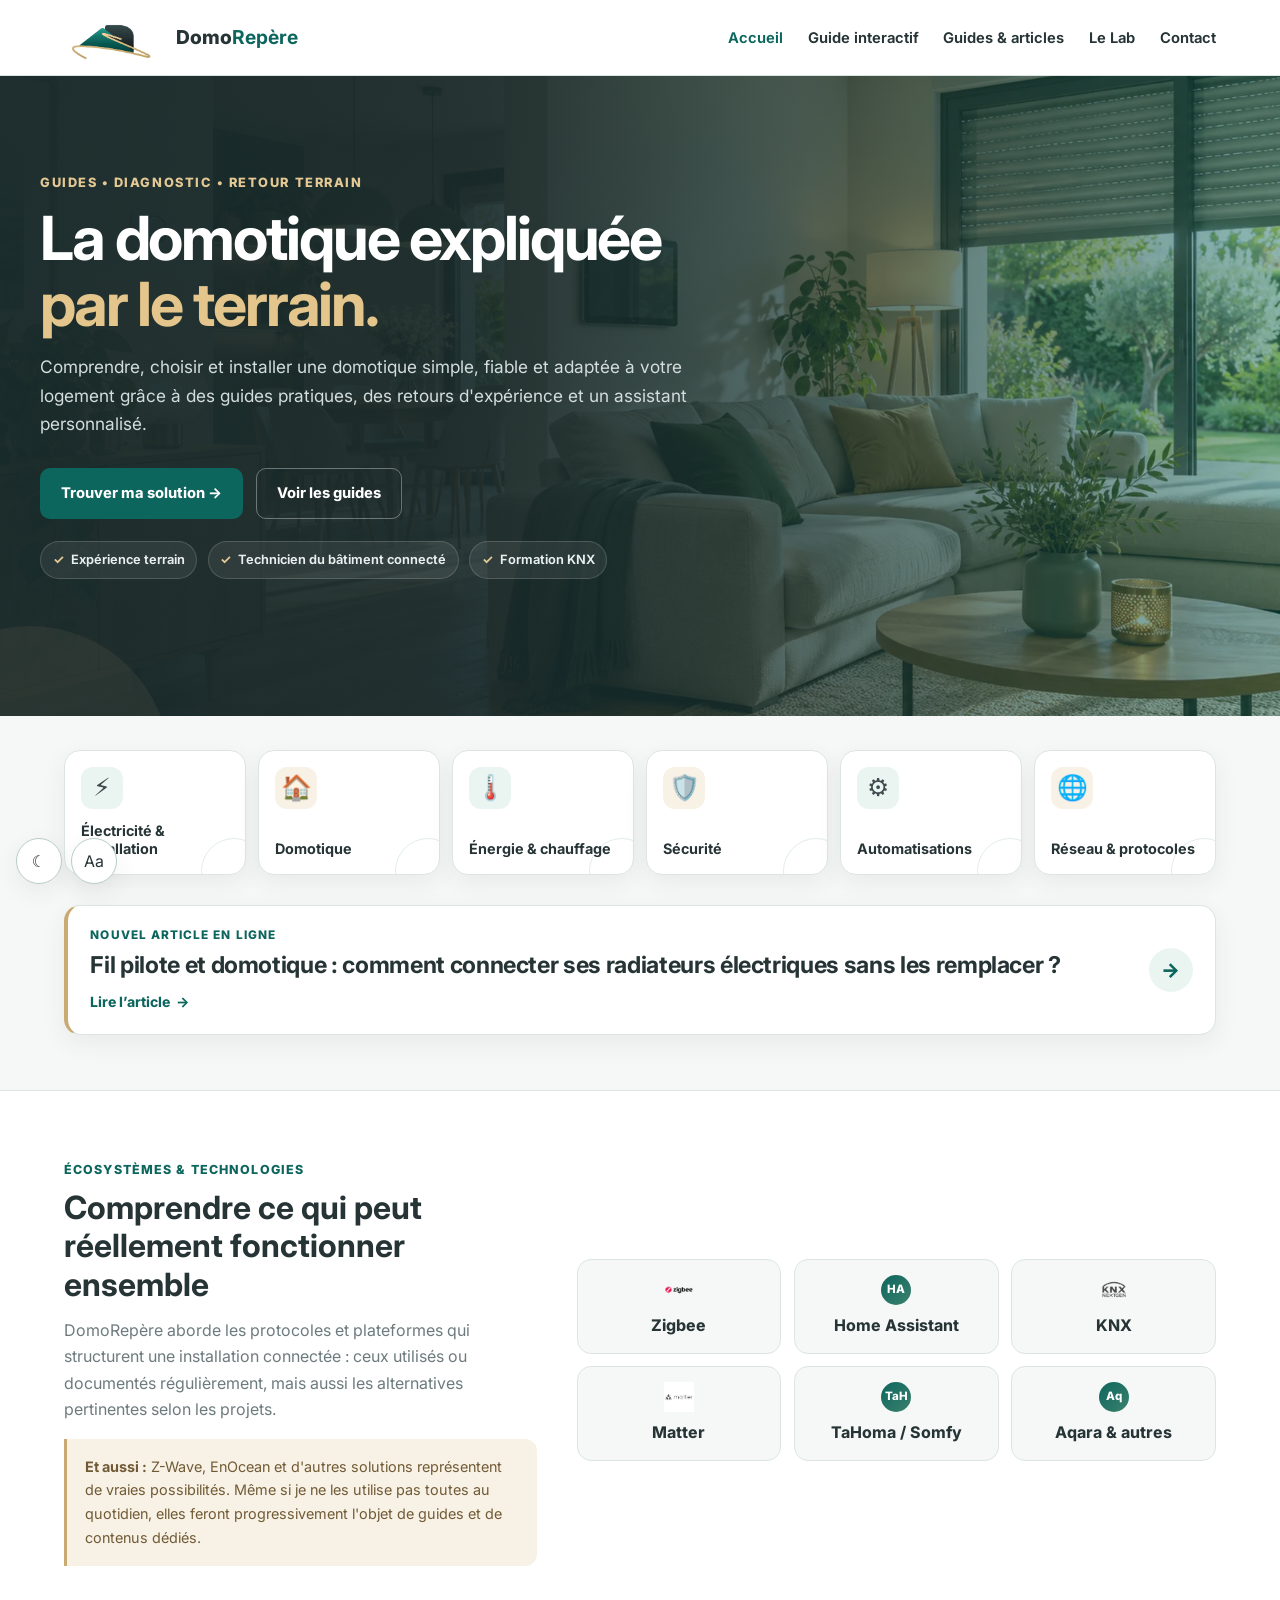
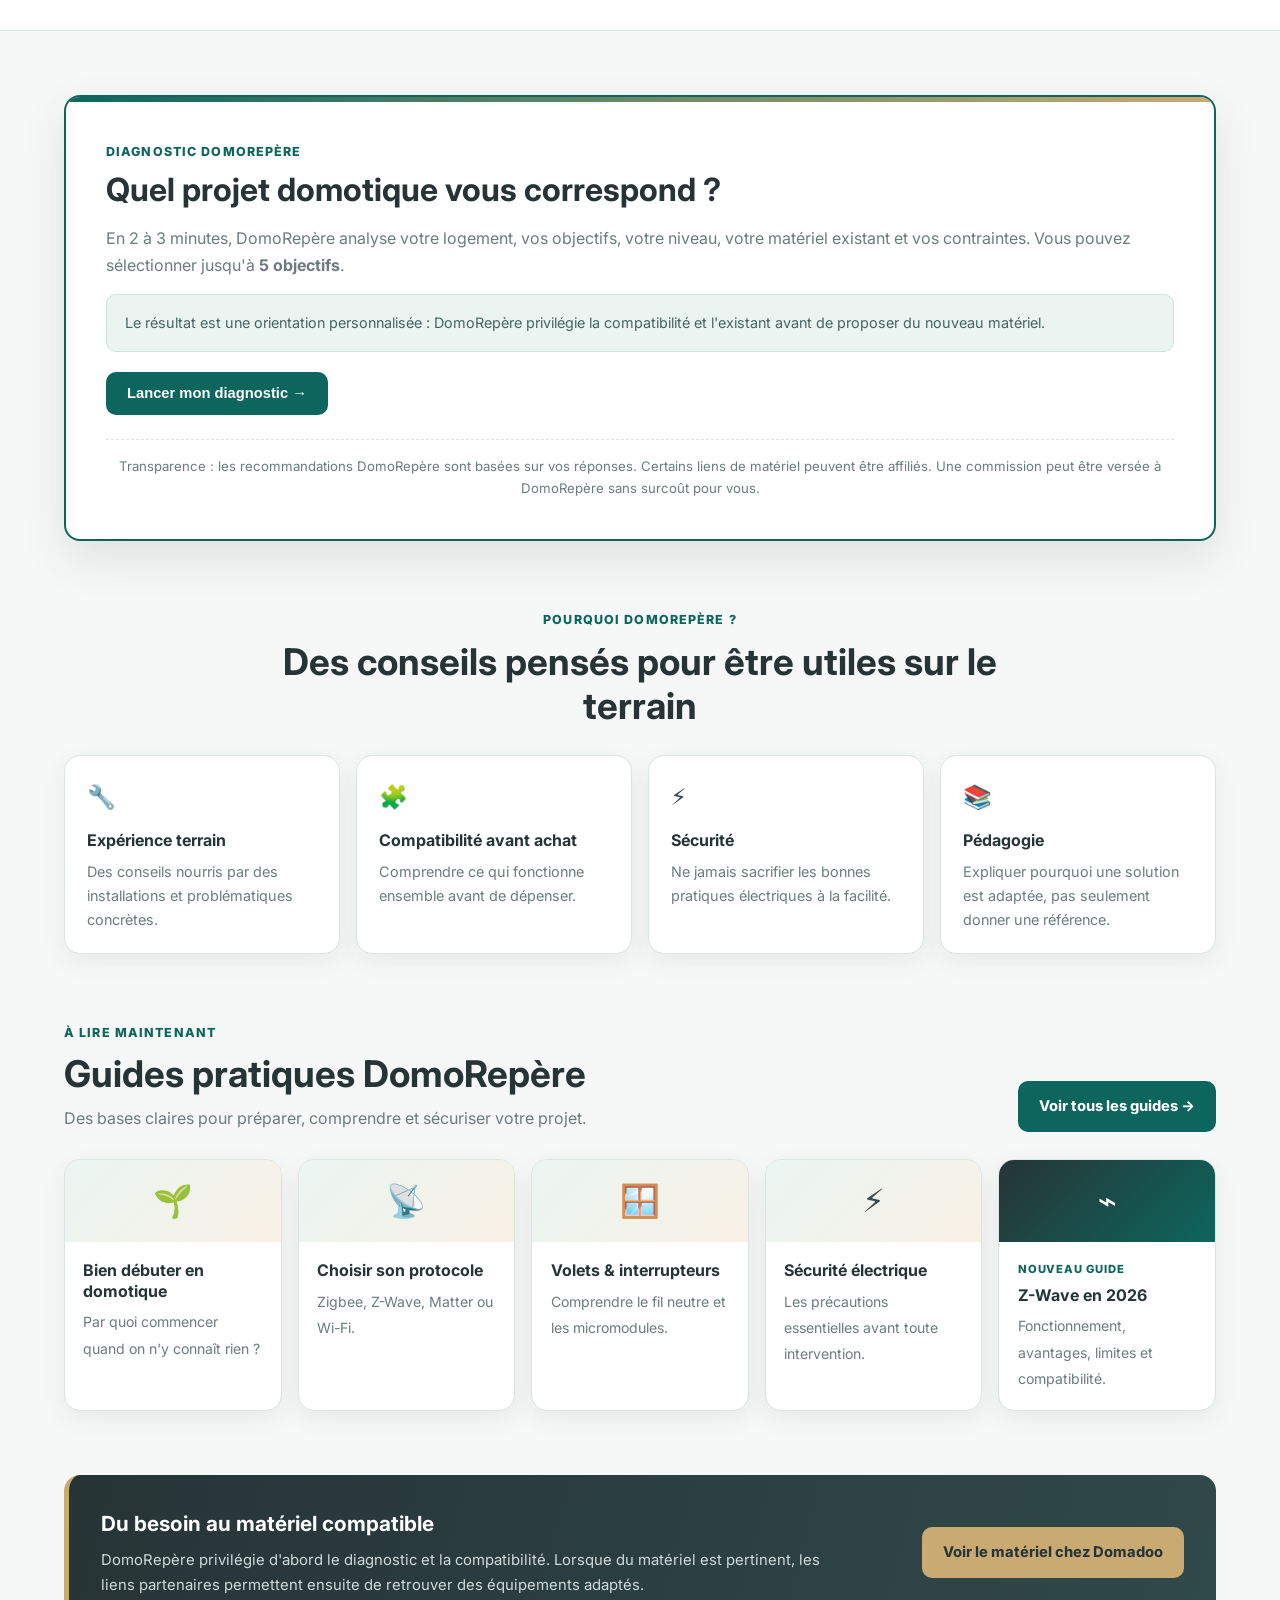
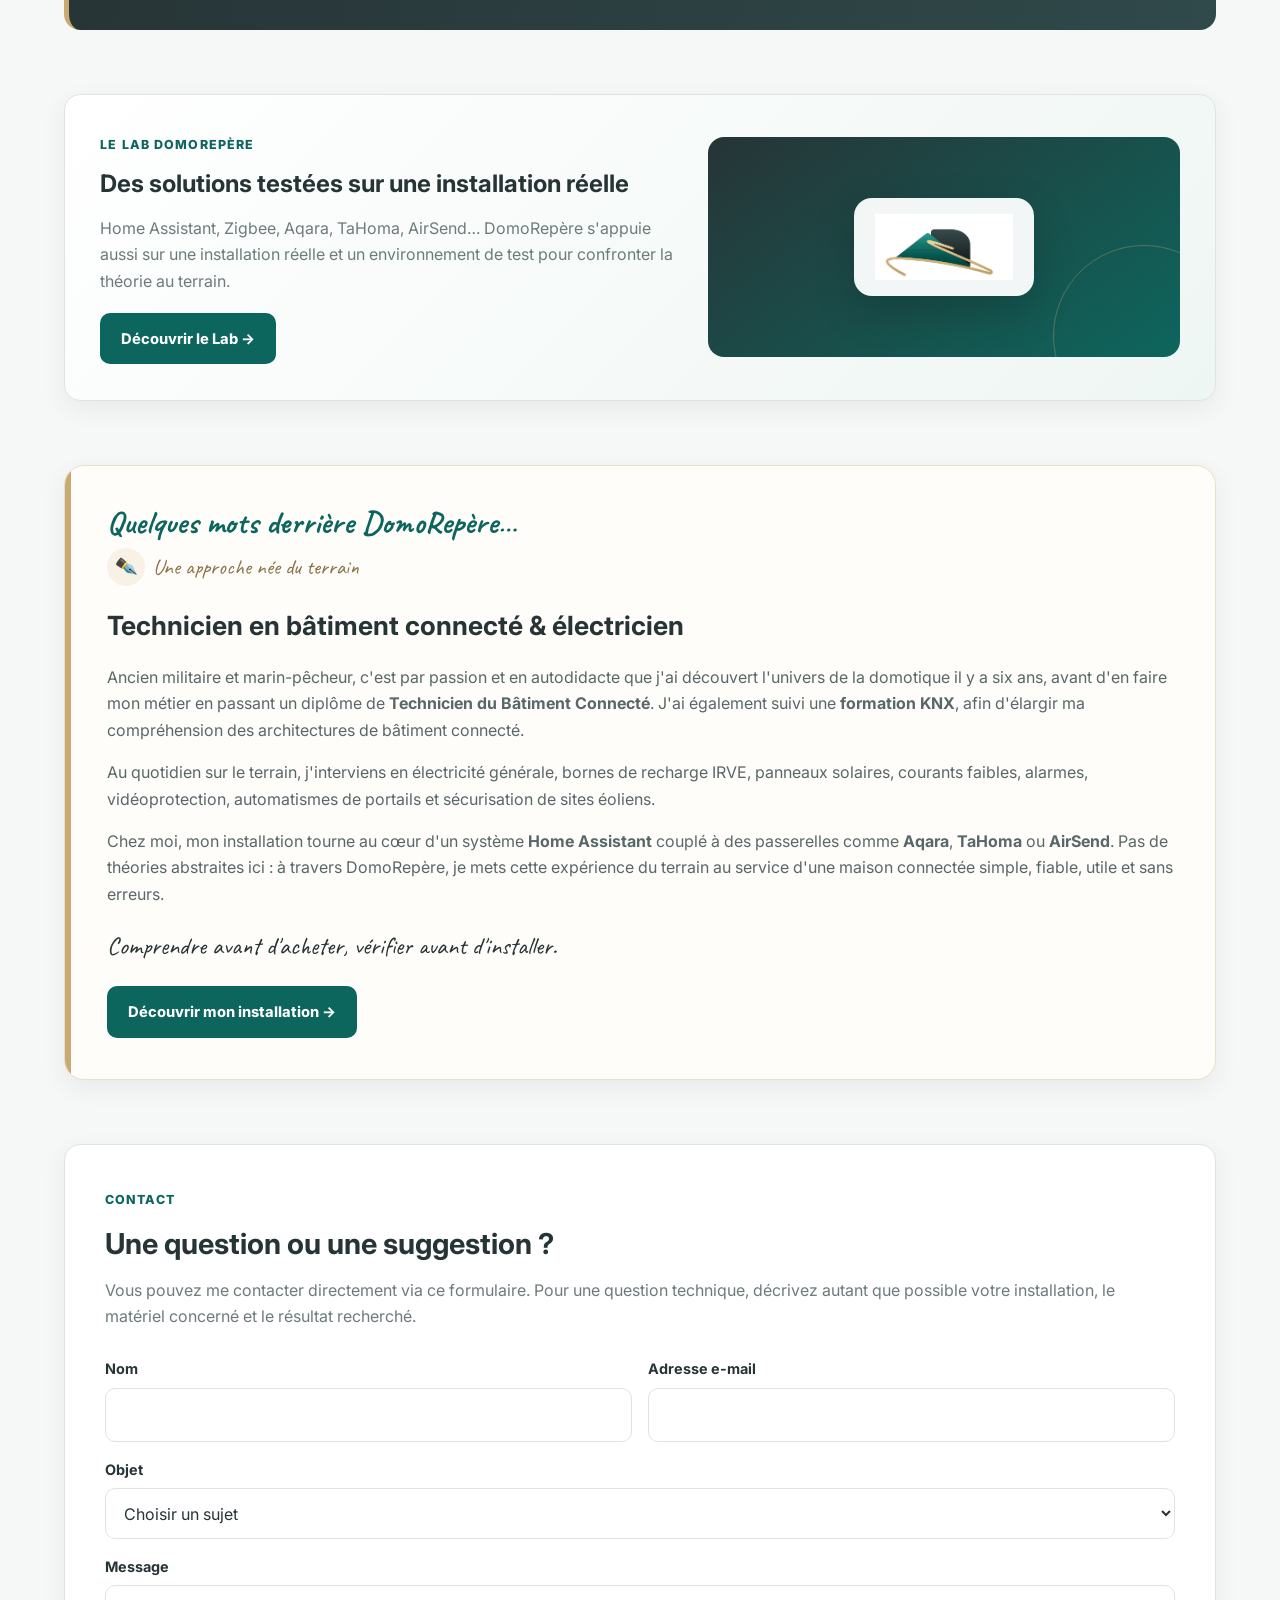
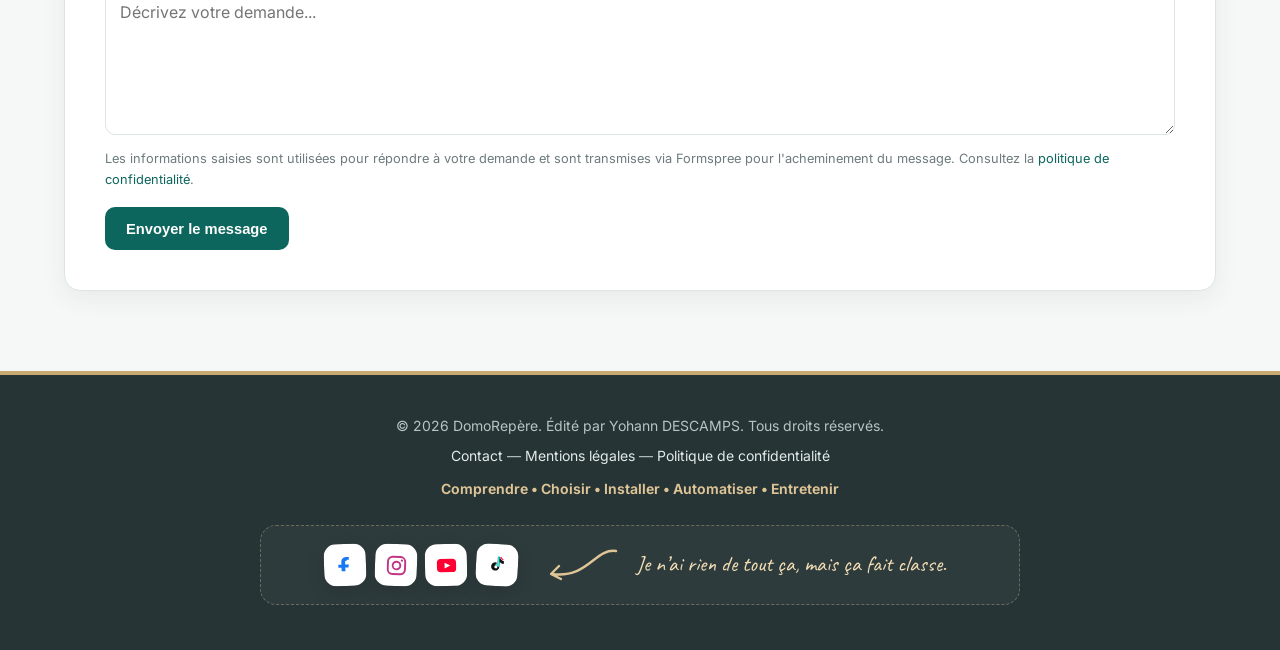
<file: index.html>
<!DOCTYPE html>

<html lang="fr">
<head>
<meta charset="utf-8"/>
<meta content="width=device-width, initial-scale=1.0" name="viewport"/>
<title>DomoRepère — Domotique pratique, diagnostic &amp; guides terrain</title>
<meta content="DomoRepère vous aide à comprendre, choisir, installer et automatiser une domotique fiable grâce à des guides terrain et un diagnostic personnalisé." name="description"/><link href="https://domorepere.fr/" rel="canonical"/><meta content="index, follow, max-image-preview:large" name="robots"/><meta content="#0d665d" name="theme-color"/><!-- Open Graph / partage social --><meta content="website" property="og:type"/><meta content="fr_FR" property="og:locale"/><meta content="DomoRepère" property="og:site_name"/><meta content="DomoRepère — La domotique expliquée par le terrain" property="og:title"/><meta content="Guides pratiques, diagnostic personnalisé et retours terrain pour comprendre, choisir, installer et automatiser une domotique fiable." property="og:description"/><meta content="https://domorepere.fr/" property="og:url"/><meta content="https://domorepere.fr/assets/brand/social-card.png" property="og:image"/><meta content="1200" property="og:image:width"/><meta content="630" property="og:image:height"/><meta content="DomoRepère — La domotique expliquée par le terrain" property="og:image:alt"/><!-- X / Twitter Cards --><meta content="summary_large_image" name="twitter:card"/><meta content="DomoRepère — La domotique expliquée par le terrain" name="twitter:title"/><meta content="Guides pratiques, diagnostic personnalisé et retours terrain pour une domotique simple, fiable et adaptée à votre logement." name="twitter:description"/><meta content="https://domorepere.fr/assets/brand/social-card.png" name="twitter:image"/><!-- Icônes --><link href="assets/icons/favicon-32.png" rel="icon" sizes="32x32" type="image/png"/><link href="assets/icons/favicon-192.png" rel="icon" sizes="192x192" type="image/png"/><link href="assets/icons/apple-touch-icon.png" rel="apple-touch-icon" sizes="180x180"/>
<link href="https://fonts.googleapis.com" rel="preconnect"/>
<link crossorigin="" href="https://fonts.gstatic.com" rel="preconnect"/>
<link href="https://fonts.googleapis.com/css2?family=Caveat:wght@500;600;700&amp;family=Inter:wght@400;500;600;700;800&amp;display=swap" rel="stylesheet"/>
<script src="assets/js/site-preferences.js"></script>
<link rel="stylesheet" href="assets/css/theme.css">

<style>
    :root{
  /* Teinte spécifique à l'accueil, sans équivalent exact dans theme.css. */
  --primary-mid:#3b816e;
}

    * { box-sizing: border-box; margin: 0; padding: 0; }
    html { scroll-behavior: smooth; }
    body { font-family:var(--font-body); color:var(--color-text); background:var(--color-page); line-height:1.65; }
    a { color:var(--brand-primary); text-decoration:none; transition:var(--motion-normal) var(--motion-easing); }
    a:hover { color:var(--brand-primary-hover); }
    img { max-width:100%; height:auto; }

    header { background:var(--color-header-bg); border-bottom:1px solid var(--color-border); position:sticky; top:0; z-index:100; backdrop-filter:blur(12px); }
    .nav-container { max-width:1200px; margin:0 auto; padding:.85rem 1.5rem; display:flex; justify-content:space-between; align-items:center; gap:1.5rem; }
    .logo { font-weight:800; font-size:1.2rem; color:var(--color-text-strong); display:flex; align-items:center; gap:.7rem; white-space:nowrap; }
    .logo img { height:48px; width:auto; display:block; }
    .logo strong { color:var(--brand-primary); }
    nav ul { display:flex; list-style:none; gap:1.55rem; align-items:center; }
    nav a { color:var(--color-text-strong); font-weight:650; font-size:.92rem; }
    nav a:hover, nav a.active { color:var(--brand-primary); }

    .hero { position:relative; overflow:hidden; background:linear-gradient(132deg,var(--color-hero-start) 0%,var(--color-hero-mid) 48%,var(--color-hero-end) 120%); color:var(--color-text-inverse); padding:5.6rem 1.5rem 5rem; }
    .hero::before { content:""; position:absolute; width:420px; height:420px; border-radius:50%; border:1px solid rgba(201,170,114,.28); right:-160px; top:-220px; }
    .hero::after { content:""; position:absolute; width:280px; height:280px; border-radius:50%; background:rgba(201,170,114,.08); left:-110px; bottom:-190px; }
    .hero-content { position:relative; z-index:1; max-width:900px; margin:0 auto; text-align:center; }
    .hero-mark { width:126px; margin:0 auto 1.35rem; padding:.7rem 1rem; background:var(--color-header-bg); border-radius:18px; box-shadow:0 14px 35px rgba(0,0,0,.14); }
    .hero-mark img { width:100%; height:auto; display:block; }
    .hero-eyebrow { color:#e5c995; font-size:.8rem; font-weight:800; letter-spacing:.12em; text-transform:uppercase; margin-bottom:.8rem; }
    .hero h1 { font-size:clamp(2.2rem,5vw,3.8rem); line-height:1.08; letter-spacing:-.035em; margin-bottom:1rem; }
    .hero h1 span { color:#e4c58c; }
    .hero p { max-width:760px; margin:0 auto 1.8rem; color:#d4dddd; font-size:1.08rem; }
    .hero-actions { display:flex; justify-content:center; gap:.8rem; flex-wrap:wrap; }

    .container { max-width:1200px; margin:0 auto; padding:4rem 1.5rem; }
    .section-head { margin-bottom:1.7rem; }
    .section-head.center { text-align:center; max-width:780px; margin-left:auto; margin-right:auto; }
    .section-head h2 { color:var(--color-text-strong); font-size:clamp(1.7rem,3vw,2.3rem); line-height:1.2; margin-bottom:.55rem; }
    .section-head p { color:var(--color-text-muted); }
    .section-kicker { display:inline-block; color:var(--brand-primary); font-size:.78rem; font-weight:800; letter-spacing:.09em; text-transform:uppercase; margin-bottom:.55rem; }

    .btn { display:inline-flex; align-items:center; justify-content:center; gap:.45rem; padding:.78rem 1.25rem; font-size:.92rem; font-weight:750; border-radius:10px; border:1px solid transparent; cursor:pointer; text-align:center; transition:var(--motion-normal) var(--motion-easing); }
    .btn-primary { background:var(--brand-primary); color:var(--color-text-inverse); }
    .btn-primary:hover { background:var(--brand-primary-hover); color:var(--color-text-inverse); transform:translateY(-1px); }
    .btn-outline { background:transparent; color:var(--color-text-inverse); border-color:rgba(255,255,255,.35); }
    .btn-outline:hover { background:rgba(255,255,255,.1); color:var(--color-text-inverse); }
    .btn-secondary { background:var(--color-button-secondary); color:var(--color-text-strong); }
    .btn-affiliate { background:var(--brand-accent); color:var(--color-on-accent); }
    .btn-affiliate:hover { background:var(--brand-accent-hover); color:var(--color-on-accent); }

    /* UNIVERS */
    .universes { margin-top:-1.9rem; position:relative; z-index:3; }
    .universe-grid { display:grid; grid-template-columns:repeat(6,1fr); gap:.75rem; }
    .universe-card { min-height:125px; background:var(--color-surface); border:1px solid var(--color-border); border-radius:var(--radius-md); padding:1rem; box-shadow:var(--shadow-card); display:flex; flex-direction:column; justify-content:space-between; }
    .universe-icon { font-size:1.55rem; width:42px; height:42px; border-radius:12px; display:grid; place-items:center; background:var(--color-surface-soft); }
    .universe-card:nth-child(2n) .universe-icon { background:var(--color-surface-accent); }
    .universe-card strong { color:var(--color-text-strong); font-size:.9rem; line-height:1.25; }

    /* TECHNOLOGIES */
    .tech-section { background:var(--color-surface); border-top:1px solid var(--color-border); border-bottom:1px solid var(--color-border); }
    .tech-layout { display:grid; grid-template-columns:.85fr 1.15fr; align-items:center; gap:2.5rem; }
    .tech-cloud { display:grid; grid-template-columns:repeat(3,minmax(0,1fr)); gap:.8rem; }
    .tech-badge { min-height:92px; border:1px solid var(--color-border); background:var(--color-page); border-radius:14px; padding:.9rem; display:flex; flex-direction:column; align-items:center; justify-content:center; gap:.45rem; font-weight:750; color:var(--color-text-strong); text-align:center; }
    .tech-badge img { width:30px; height:30px; object-fit:contain; }
    .tech-badge .tech-dot { width:30px; height:30px; border-radius:50%; background:linear-gradient(135deg,var(--brand-primary),var(--primary-mid)); color:var(--color-text-inverse); display:grid; place-items:center; font-size:.72rem; font-weight:800; }
    .tech-more { margin-top:1rem; padding:1rem 1.1rem; border-left:3px solid var(--brand-accent); background:var(--color-surface-accent); border-radius:0 12px 12px 0; color:var(--color-accent-text); font-size:.9rem; }

    /* QUIZ */
    .quiz-card { background:var(--color-surface); border-radius:var(--radius-md); border:2px solid var(--brand-primary); padding:2.5rem; box-shadow:var(--shadow-elevated); margin-bottom:4rem; position:relative; overflow:hidden; }
    .quiz-card::before { content:""; position:absolute; top:0; left:0; width:100%; height:5px; background:linear-gradient(90deg,var(--brand-primary),var(--brand-accent)); }
    .quiz-step { display:none; }
    .quiz-step.active { display:block; }
    .quiz-progress-wrap { margin-bottom:1.75rem; }
    .quiz-progress-meta { display:flex; justify-content:space-between; gap:1rem; color:var(--color-text-muted); font-size:.85rem; margin-bottom:.55rem; }
    .quiz-progress { height:8px; background:var(--color-border); border-radius:999px; overflow:hidden; }
    .quiz-progress-bar { height:100%; width:0; background:linear-gradient(90deg,var(--brand-primary),var(--brand-accent)); transition:width .25s ease; }
    .quiz-help { color:var(--color-text-muted); font-size:.92rem; margin-top:.45rem; }
    .quiz-counter { display:inline-block; margin-top:.75rem; color:var(--brand-primary); font-weight:700; font-size:.88rem; }
    .options-grid { display:grid; grid-template-columns:repeat(auto-fit,minmax(240px,1fr)); gap:1rem; margin-top:1.25rem; }
    .option-btn { background:var(--color-page); border:2px solid var(--color-border); padding:1rem; border-radius:10px; cursor:pointer; text-align:left; font-weight:600; font-size:.95rem; transition:var(--motion-normal) var(--motion-easing); color:var(--color-text-strong); }
    .option-btn:hover { border-color:var(--brand-primary); transform:translateY(-1px); }
    .option-btn.selected { border-color:var(--brand-primary); background:var(--color-surface-soft); }
    .option-btn:disabled { opacity:.55; cursor:not-allowed; transform:none; }
    .quiz-actions { margin-top:1.5rem; display:flex; justify-content:space-between; gap:1rem; flex-wrap:wrap; }
    .quiz-notice { margin-top:1rem; padding:1rem 1.1rem; border-radius:10px; background:var(--color-surface-soft); border:1px solid var(--color-note-border); color:var(--color-note-text); font-size:.9rem; }
    .quiz-notice.warning { background:var(--color-warning-panel-bg); border-color:var(--color-warning-panel-border); color:var(--color-warning-panel-text); }
    .quiz-notice.safety { background:var(--color-danger-panel-bg); border-color:var(--color-danger-panel-border); color:var(--color-danger-panel-text); }
    .result-hero { background:linear-gradient(135deg,var(--color-surface-inverse),var(--brand-primary)); color:var(--color-text-inverse); padding:1.6rem; border-radius:var(--radius-md); margin-bottom:1.25rem; }
    .result-hero h3 { font-size:1.55rem; margin-bottom:.55rem; }
    .result-meta { display:flex; gap:.55rem; flex-wrap:wrap; margin-top:1rem; }
    .result-pill { background:rgba(255,255,255,.1); border:1px solid rgba(255,255,255,.18); border-radius:999px; padding:.4rem .7rem; font-size:.82rem; }
    .result-grid { display:grid; grid-template-columns:repeat(auto-fit,minmax(250px,1fr)); gap:1rem; margin:1rem 0 1.25rem; }
    .result-card { background:var(--color-surface); border:1px solid var(--color-border); border-radius:var(--radius-md); padding:1.25rem; }
    .result-card h4 { margin-bottom:.65rem; color:var(--color-text-strong); }
    .result-card p,.result-card li { color:var(--color-text-muted); font-size:.94rem; }
    .result-card ul,.result-card ol { padding-left:1.2rem; }
    .result-card li { margin-bottom:.45rem; }
    .score-box { display:flex; align-items:center; gap:1rem; flex-wrap:wrap; }
    .score-number { min-width:82px; height:82px; border:7px solid var(--brand-primary); border-radius:50%; display:flex; align-items:center; justify-content:center; font-weight:800; font-size:1.25rem; color:var(--brand-primary); background:var(--color-surface); }
    .project-tags { display:flex; flex-wrap:wrap; gap:.5rem; margin-top:.75rem; }
    .project-tag { background:var(--color-surface-soft); color:var(--brand-primary); border-radius:999px; padding:.4rem .7rem; font-weight:700; font-size:.82rem; }
    .project-tag.priority { background:var(--color-surface-accent); color:#755d31; }
    .affiliation-notice { margin-top:1.5rem; padding-top:1rem; border-top:1px dashed var(--color-border); font-size:.825rem; color:var(--color-text-muted); text-align:center; }

    .result-card { min-width:0; overflow-wrap:anywhere; }
    .result-card a { text-decoration:underline; text-underline-offset:3px; }
    .product-item { padding:1rem 0; border-top:1px solid var(--color-border); }
    .product-item:first-of-type { border-top:0; }
    .product-item .btn { margin-top:.7rem; text-decoration:none; }
    .result-status { font-weight:750; color:var(--brand-primary); }
    .option-btn:focus-visible,.btn:focus-visible { outline:3px solid var(--brand-accent); outline-offset:3px; }
    @media(max-width:400px){ .options-grid,.result-grid{grid-template-columns:minmax(0,1fr)} .quiz-actions .btn{width:100%} }
    /* POURQUOI DOMOGUIDE */
    .values-grid { display:grid; grid-template-columns:repeat(4,1fr); gap:1rem; margin-bottom:4rem; }
    .value-card { background:var(--color-surface); border:1px solid var(--color-border); border-radius:var(--radius-md); padding:1.35rem; box-shadow:var(--shadow-card); }
    .value-card .value-icon { font-size:1.45rem; margin-bottom:.7rem; }
    .value-card h3 { color:var(--color-text-strong); font-size:1rem; margin-bottom:.4rem; }
    .value-card p { color:var(--color-text-muted); font-size:.9rem; }

    /* ARTICLES */
    .article-grid { display:grid; grid-template-columns:repeat(4,1fr); gap:1rem; }
    .article-card { background:var(--color-surface); border:1px solid var(--color-border); border-radius:var(--radius-md); overflow:hidden; box-shadow:var(--shadow-card); color:inherit; }
    .article-visual { height:82px; display:flex; align-items:center; justify-content:center; font-size:2rem; background:linear-gradient(135deg,var(--color-surface-soft),var(--color-surface-accent)); }
    .article-content { padding:1.15rem; }
    .article-content strong { color:var(--color-text-strong); display:block; line-height:1.3; margin-bottom:.4rem; }
    .article-content span { color:var(--color-text-muted); font-size:.88rem; }

    /* PARTENAIRE */
    .partner-box { background:linear-gradient(105deg,var(--color-surface-inverse),#30494a); color:var(--color-text-inverse); padding:2rem; border-radius:var(--radius-md); display:flex; justify-content:space-between; align-items:center; flex-wrap:wrap; gap:1.5rem; margin:4rem 0; border-left:5px solid var(--brand-accent); }
    .partner-box p { color:#d1dcda; font-size:.93rem; max-width:720px; }

    /* LAB */
    .lab-card { background:linear-gradient(135deg,var(--color-surface) 0%,var(--color-lab-surface-end) 100%); border:1px solid var(--color-border); border-radius:var(--radius-md); padding:2.2rem; display:grid; grid-template-columns:1.1fr .9fr; align-items:center; gap:2rem; margin-bottom:4rem; box-shadow:var(--shadow-card); }
    .lab-visual { min-height:220px; border-radius:16px; background:linear-gradient(145deg,var(--color-surface-inverse),var(--brand-primary)); display:flex; align-items:center; justify-content:center; padding:2rem; position:relative; overflow:hidden; }
    .lab-visual::after { content:""; width:180px; height:180px; position:absolute; border:1px solid rgba(201,170,114,.35); border-radius:50%; right:-55px; bottom:-70px; }
    .lab-visual img { width:180px; background:rgba(255,255,255,.95); padding:1rem 1.3rem; border-radius:18px; z-index:1; box-shadow:0 15px 40px rgba(0,0,0,.18); }
    .lab-card h2 { color:var(--color-text-strong); margin-bottom:.7rem; }
    .lab-card p { color:var(--color-text-muted); margin-bottom:1.2rem; }

    /* PRÉSENTATION PERSONNELLE */
    .about-wrap { margin-bottom:4rem; }
    .about-card { background:var(--color-warm-surface); border:1px solid var(--color-warm-border); border-radius:20px; padding:2.6rem; box-shadow:var(--shadow-card); position:relative; overflow:hidden; }
    .about-card::before { content:""; position:absolute; top:0; left:0; width:6px; height:100%; background:var(--brand-accent); }
    .handwritten { font-family:'Caveat',cursive; color:var(--brand-primary); font-size:2rem; font-weight:700; line-height:1; margin-bottom:.55rem; }
    .pen-mark { display:inline-flex; align-items:center; gap:.55rem; color:var(--color-warm-accent); font-family:'Caveat',cursive; font-size:1.35rem; margin-bottom:1.15rem; }
    .pen-icon { width:38px; height:38px; border-radius:50%; background:var(--color-surface-accent); display:grid; place-items:center; font-family:'Inter'; font-size:1.1rem; transform:rotate(-8deg); }
    .about-card h2 { color:var(--color-text-strong); font-size:1.65rem; margin-bottom:1rem; }
    .about-card p { color:var(--color-warm-text); margin-bottom:1rem; }
    .about-signature { font-family:'Caveat',cursive; font-size:1.55rem; color:var(--color-text-strong); margin:1.2rem 0; }

    /* CONTACT */
    .contact-card { background:var(--color-surface); border:1px solid var(--color-border); border-radius:var(--radius-md); padding:2.5rem; box-shadow:var(--shadow-card); margin-bottom:1rem; }
    .contact-card h2 { color:var(--color-text-strong); font-size:1.8rem; margin-bottom:.6rem; }
    .contact-card > p { color:var(--color-text-muted); }
    .contact-form { margin-top:1.75rem; }
    .form-grid { display:grid; grid-template-columns:repeat(2,minmax(0,1fr)); gap:1rem; }
    .form-group { display:flex; flex-direction:column; gap:.4rem; }
    .form-group.full { grid-column:1/-1; }
    .form-group label { font-weight:700; font-size:.9rem; color:var(--color-text-strong); }
    .form-group input,.form-group select,.form-group textarea { width:100%; border:1px solid var(--color-border); border-radius:10px; padding:.82rem .9rem; background:var(--color-surface); color:var(--color-text-strong); font:inherit; outline:none; transition:var(--motion-normal) var(--motion-easing); }
    .form-group textarea { min-height:150px; resize:vertical; }
    .form-group input:focus,.form-group select:focus,.form-group textarea:focus { border-color:var(--brand-primary); box-shadow:0 0 0 3px rgba(13,102,93,.11); }
    .form-help { color:var(--color-text-muted); font-size:.8rem; margin:.8rem 0 1.1rem; }

    footer { background:var(--color-footer-bg); color:var(--color-text-inverse-muted); padding:2.4rem 1.5rem; text-align:center; font-size:.875rem; border-top:4px solid var(--brand-accent); }
    footer a { color:#e2ebe9; }
    footer a:hover { color:var(--color-text-inverse); }
    .footer-tagline { color:#dfc596; font-weight:650; margin-top:.65rem; }

    @media(max-width:980px){
      .universe-grid{grid-template-columns:repeat(3,1fr)}
      .tech-layout,.lab-card{grid-template-columns:1fr}
      .values-grid,.article-grid{grid-template-columns:repeat(2,1fr)}
    }
    @media(max-width:768px){
      .nav-container{flex-direction:column;gap:.7rem;padding:.7rem 1rem}
      nav ul{flex-wrap:wrap;justify-content:center;gap:.55rem 1rem}
      .hero{padding:4rem 1.1rem 3.6rem}
      .hero-mark{width:110px}
      .container{padding:3rem 1rem}
      .quiz-card,.about-card,.contact-card{padding:1.5rem}
      .form-grid{grid-template-columns:1fr}.form-group.full{grid-column:auto}
      .tech-cloud{grid-template-columns:repeat(2,1fr)}
    }
    @media(max-width:560px){
      .universe-grid,.values-grid,.article-grid{grid-template-columns:1fr 1fr}
      .universe-card{min-height:105px}
      .hero-actions .btn{width:100%}
    }
  </style>
<link href="assets/css/home-v2.css" rel="stylesheet"/>
<script type="application/ld+json">{
  "@context": "https://schema.org",
  "@graph": [
    {
      "@type": "WebSite",
      "@id": "https://domorepere.fr/#website",
      "url": "https://domorepere.fr/",
      "name": "DomoRepère",
      "alternateName": "DomoRepere",
      "inLanguage": "fr-FR",
      "description": "Guides pratiques, diagnostic personnalisé et retours terrain pour comprendre, choisir, installer et automatiser une domotique fiable."
    },
    {
      "@type": "WebPage",
      "@id": "https://domorepere.fr/#webpage",
      "url": "https://domorepere.fr/",
      "name": "DomoRepère — Domotique pratique, diagnostic & guides terrain",
      "isPartOf": {
        "@id": "https://domorepere.fr/#website"
      },
      "inLanguage": "fr-FR",
      "description": "DomoRepère vous aide à comprendre, choisir, installer et automatiser une domotique fiable grâce à des guides terrain et un diagnostic personnalisé."
    }
  ]
}</script>
<link href="assets/css/mobile-fixes.css" rel="stylesheet"/>
<script defer src="assets/js/mobile-fixes.js"></script>
  <script defer src="assets/js/latest-article.js"></script>
  <link href="assets/css/skip-link.css" rel="stylesheet"/>
</head>
<body class="page-home">
  <a class="skip-link" href="#main-content">Aller au contenu</a>
<header>
<div class="nav-container">
<a class="logo" href="index.html"><img alt="Logo DomoRepère" decoding="async" height="145" src="assets/brand/logo.png" width="306"/><span>Domo<strong>Repère</strong></span></a>
<nav aria-label="Navigation principale">
<ul>
<li><a class="active" href="index.html">Accueil</a></li>
<li><a href="#quiz">Guide interactif</a></li>
<li><a href="articles.html">Guides &amp; articles</a></li>
<li><a href="mon-installation.html">Le Lab</a></li>
<li><a href="#contact">Contact</a></li>
</ul>
</nav>
</div>
</header>
<main id="main-content" tabindex="-1">
<section class="hero">
<figure class="hero-visual" aria-hidden="true">
<img alt="" decoding="async" fetchpriority="high" height="900" src="assets/home/hero-domotique-maison.webp" width="1600"/>
</figure>
<div class="hero-content">
<div class="hero-copy">
<div class="hero-mark"><img alt="" aria-hidden="true" decoding="async" height="145" src="assets/brand/logo.png" width="306"/></div>
<div class="hero-eyebrow">Guides • diagnostic • retour terrain</div>
<h1>La domotique expliquée <span>par le terrain.</span></h1>
<p>Comprendre, choisir et installer une domotique simple, fiable et adaptée à votre logement grâce à des guides pratiques, des retours d'expérience et un assistant personnalisé.</p>
<div class="hero-actions">
<a class="btn btn-primary" href="#quiz">Trouver ma solution →</a>
<a class="btn btn-outline" href="articles.html">Voir les guides</a>
</div>
<div class="hero-proof" aria-label="Repères DomoRepère">
<span><b>✓</b> Expérience terrain</span>
<span><b>✓</b> Technicien du bâtiment connecté</span>
<span><b>✓</b> Formation KNX</span>
</div>
</div>
</div>
</section>
<div aria-label="Les univers DomoRepère" class="container universes">
<div class="universe-grid">
<div class="universe-card"><div class="universe-icon">⚡</div><strong>Électricité &amp; installation</strong></div>
<div class="universe-card"><div class="universe-icon">🏠</div><strong>Domotique</strong></div>
<div class="universe-card"><div class="universe-icon">🌡️</div><strong>Énergie &amp; chauffage</strong></div>
<div class="universe-card"><div class="universe-icon">🛡️</div><strong>Sécurité</strong></div>
<div class="universe-card"><div class="universe-icon">⚙️</div><strong>Automatisations</strong></div>
<div class="universe-card"><div class="universe-icon">🌐</div><strong>Réseau &amp; protocoles</strong></div>
</div>
</div>
<section class="latest-article-wrap" data-latest-article aria-labelledby="latest-article-title">
<a class="latest-article-card" data-latest-article-link href="fil-pilote-domotique.html" aria-label="Lire l’article : Fil pilote et domotique : comment connecter ses radiateurs électriques sans les remplacer ?">
<div class="latest-article-copy">
<span class="latest-article-kicker">Nouvel article en ligne</span>
<h2 id="latest-article-title" data-latest-article-title>Fil pilote et domotique : comment connecter ses radiateurs électriques sans les remplacer ?</h2>
<span class="latest-article-cta">Lire l’article <span aria-hidden="true">→</span></span>
</div>
<span class="latest-article-arrow" aria-hidden="true">→</span>
</a>
</section>
<section class="tech-section">
<div class="container tech-layout">
<div>
<span class="section-kicker">Écosystèmes &amp; technologies</span>
<h2 style="color:var(--color-text-strong);font-size:2rem;line-height:1.2;margin-bottom:.8rem;">Comprendre ce qui peut réellement fonctionner ensemble</h2>
<p style="color:var(--color-text-muted);">DomoRepère aborde les protocoles et plateformes qui structurent une installation connectée : ceux utilisés ou documentés régulièrement, mais aussi les alternatives pertinentes selon les projets.</p>
<div class="tech-more"><strong>Et aussi :</strong> Z-Wave, EnOcean et d'autres solutions représentent de vraies possibilités. Même si je ne les utilise pas toutes au quotidien, elles feront progressivement l'objet de guides et de contenus dédiés.</div>
</div>
<div aria-label="Technologies abordées par DomoRepère" class="tech-cloud">
<div class="tech-badge"><img alt="Logo Zigbee" decoding="async" height="320" loading="lazy" src="assets/logos/protocols/logo-zigbee.png" onerror="this.onerror=null;this.src='assets/logos/protocols/fallback-zigbee.png'" width="320"/><span>Zigbee</span></div>
<div class="tech-badge"><span class="tech-dot">HA</span><span>Home Assistant</span></div>
<div class="tech-badge"><img alt="Logo KNX NextGen" decoding="async" height="410" loading="lazy" src="assets/logos/protocols/logo-knx.png" onerror="this.onerror=null;this.src='assets/logos/protocols/fallback-knx.png'" width="636"/><span>KNX</span></div>
<div class="tech-badge"><img alt="Logo Matter" decoding="async" height="600" loading="lazy" src="assets/logos/protocols/logo-matter.png" onerror="this.onerror=null;this.src='assets/logos/protocols/fallback-matter.png'" width="600"/><span>Matter</span></div>
<div class="tech-badge"><span class="tech-dot">TaH</span><span>TaHoma / Somfy</span></div>
<div class="tech-badge"><span class="tech-dot">Aq</span><span>Aqara &amp; autres</span></div>
</div>
</div>
</section>
<div class="container">
<section class="quiz-card" id="quiz">
<div id="quiz-intro">
<span class="section-kicker">Diagnostic DomoRepère</span>
<h2 style="color:var(--color-text-strong);font-size:2rem;line-height:1.2;">Quel projet domotique vous correspond ?</h2>
<p style="margin:1rem 0;color:var(--color-text-muted);">En 2 à 3 minutes, DomoRepère analyse votre logement, vos objectifs, votre niveau, votre matériel existant et vos contraintes. Vous pouvez sélectionner jusqu'à <strong>5 objectifs</strong>.</p>
<div class="quiz-notice">Le résultat est une orientation personnalisée : DomoRepère privilégie la compatibilité et l'existant avant de proposer du nouveau matériel.</div>
<button class="btn btn-primary" onclick="startQuiz()" style="margin-top:1.25rem">Lancer mon diagnostic →</button>
</div>
<div id="quiz-shell" style="display:none;">
<div class="quiz-progress-wrap"><div class="quiz-progress-meta"><span id="quiz-progress-label">Étape 1</span><span id="quiz-progress-percent">0 %</span></div><div class="quiz-progress"><div class="quiz-progress-bar" id="quiz-progress-bar"></div></div></div>
<div id="quiz-question"></div>
</div>
<div class="quiz-step" id="step-result">
<div id="result-content"></div>
<div class="quiz-actions"><button class="btn btn-secondary" onclick="resetQuiz()">← Recommencer le diagnostic</button><a class="btn btn-primary" href="articles.html">Voir les guides DomoRepère →</a></div>
</div>
<div class="affiliation-notice">Transparence : les recommandations DomoRepère sont basées sur vos réponses. Certains liens de matériel peuvent être affiliés. Une commission peut être versée à DomoRepère sans surcoût pour vous.</div>
</section>
<section aria-labelledby="why-title">
<div class="section-head center"><span class="section-kicker">Pourquoi DomoRepère ?</span><h2 id="why-title">Des conseils pensés pour être utiles sur le terrain</h2></div>
<div class="values-grid">
<div class="value-card"><div class="value-icon">🔧</div><h3>Expérience terrain</h3><p>Des conseils nourris par des installations et problématiques concrètes.</p></div>
<div class="value-card"><div class="value-icon">🧩</div><h3>Compatibilité avant achat</h3><p>Comprendre ce qui fonctionne ensemble avant de dépenser.</p></div>
<div class="value-card"><div class="value-icon">⚡</div><h3>Sécurité</h3><p>Ne jamais sacrifier les bonnes pratiques électriques à la facilité.</p></div>
<div class="value-card"><div class="value-icon">📚</div><h3>Pédagogie</h3><p>Expliquer pourquoi une solution est adaptée, pas seulement donner une référence.</p></div>
</div>
</section>
<section id="articles" style="margin-bottom:4rem;">
<div class="section-head" style="display:flex;justify-content:space-between;align-items:end;gap:1rem;flex-wrap:wrap;"><div><span class="section-kicker">À lire maintenant</span><h2>Guides pratiques DomoRepère</h2><p>Des bases claires pour préparer, comprendre et sécuriser votre projet.</p></div><a class="btn btn-primary" href="articles.html">Voir tous les guides →</a></div>
<div class="article-grid">
<a class="article-card" href="article-1.html"><div class="article-visual">🌱</div><div class="article-content"><strong>Bien débuter en domotique</strong><span>Par quoi commencer quand on n'y connaît rien ?</span></div></a>
<a class="article-card" href="article-2.html"><div class="article-visual">📡</div><div class="article-content"><strong>Choisir son protocole</strong><span>Zigbee, Z-Wave, Matter ou Wi-Fi.</span></div></a>
<a class="article-card" href="article-3.html"><div class="article-visual">🪟</div><div class="article-content"><strong>Volets &amp; interrupteurs</strong><span>Comprendre le fil neutre et les micromodules.</span></div></a>
<a class="article-card" href="securite-electrique.html"><div class="article-visual">⚡</div><div class="article-content"><strong>Sécurité électrique</strong><span>Les précautions essentielles avant toute intervention.</span></div></a>
<a class="article-card featured" href="z-wave-domotique.html"><div class="article-visual">⌁</div><div class="article-content"><small>Nouveau guide</small><strong>Z-Wave en 2026</strong><span>Fonctionnement, avantages, limites et compatibilité.</span></div></a>
</div>
</section>
<section class="partner-box" id="partenaires">
<div><h3 style="font-size:1.3rem;margin-bottom:.45rem;">Du besoin au matériel compatible</h3><p>DomoRepère privilégie d'abord le diagnostic et la compatibilité. Lorsque du matériel est pertinent, les liens partenaires permettent ensuite de retrouver des équipements adaptés.</p></div>
<a class="btn btn-affiliate" href="https://www.domadoo.fr/fr/1125-zigbee?domid=147" rel="noopener sponsored" target="_blank">Voir le matériel chez Domadoo</a>
</section>
<section aria-labelledby="lab-title" class="lab-card">
<div><span class="section-kicker">Le Lab DomoRepère</span><h2 id="lab-title">Des solutions testées sur une installation réelle</h2><p>Home Assistant, Zigbee, Aqara, TaHoma, AirSend… DomoRepère s'appuie aussi sur une installation réelle et un environnement de test pour confronter la théorie au terrain.</p><a class="btn btn-primary" href="mon-installation.html">Découvrir le Lab →</a></div>
<div class="lab-visual"><img alt="" aria-hidden="true" decoding="async" height="145" src="assets/brand/logo.png" width="306"/></div>
</section>
<section class="about-wrap" id="apropos">
<div class="about-card">
<div class="handwritten">Quelques mots derrière DomoRepère…</div>
<div class="pen-mark"><span class="pen-icon">✒️</span><span>Une approche née du terrain</span></div>
<h2>Technicien en bâtiment connecté &amp; électricien</h2>
<p>Ancien militaire et marin-pêcheur, c'est par passion et en autodidacte que j'ai découvert l'univers de la domotique il y a six ans, avant d'en faire mon métier en passant un diplôme de <strong>Technicien du Bâtiment Connecté</strong>. J'ai également suivi une <strong>formation KNX</strong>, afin d'élargir ma compréhension des architectures de bâtiment connecté.</p>
<p>Au quotidien sur le terrain, j'interviens en électricité générale, bornes de recharge IRVE, panneaux solaires, courants faibles, alarmes, vidéoprotection, automatismes de portails et sécurisation de sites éoliens.</p>
<p>Chez moi, mon installation tourne au cœur d'un système <strong>Home Assistant</strong> couplé à des passerelles comme <strong>Aqara</strong>, <strong>TaHoma</strong> ou <strong>AirSend</strong>. Pas de théories abstraites ici : à travers DomoRepère, je mets cette expérience du terrain au service d'une maison connectée simple, fiable, utile et sans erreurs.</p>
<div class="about-signature">Comprendre avant d'acheter, vérifier avant d'installer.</div>
<a class="btn btn-primary" href="mon-installation.html">Découvrir mon installation →</a>
</div>
</section>
<section class="contact-card" id="contact">
<span class="section-kicker">Contact</span>
<h2>Une question ou une suggestion ?</h2>
<p>Vous pouvez me contacter directement via ce formulaire. Pour une question technique, décrivez autant que possible votre installation, le matériel concerné et le résultat recherché.</p>
<form action="https://formspree.io/f/xvzlgdqk" class="contact-form" method="POST">
<div class="form-grid">
<div class="form-group"><label for="contact-name">Nom</label><input autocomplete="name" id="contact-name" name="nom" required="" type="text"/></div>
<div class="form-group"><label for="contact-email">Adresse e-mail</label><input autocomplete="email" id="contact-email" name="email" required="" type="email"/></div>
<div class="form-group full"><label for="contact-subject">Objet</label><select id="contact-subject" name="objet" required=""><option disabled="" selected="" value="">Choisir un sujet</option><option value="Question domotique">Question domotique</option><option value="Suggestion ou correction">Suggestion ou correction</option><option value="Partenariat">Partenariat</option><option value="Autre demande">Autre demande</option></select></div>
<div class="form-group full"><label for="contact-message">Message</label><textarea id="contact-message" name="message" placeholder="Décrivez votre demande..." required=""></textarea></div>
</div>
<p class="form-help">Les informations saisies sont utilisées pour répondre à votre demande et sont transmises via Formspree pour l'acheminement du message. Consultez la <a href="politique-de-confidentialite.html">politique de confidentialité</a>.</p>
<button class="btn btn-primary" type="submit">Envoyer le message</button>
</form>
</section>
</div>
</main>
<footer>
<p>© 2026 DomoRepère. Édité par Yohann DESCAMPS. Tous droits réservés.</p>
<p style="margin-top:.45rem;"><a href="#contact">Contact</a> — <a href="mentions-legales.html">Mentions légales</a> — <a href="politique-de-confidentialite.html">Politique de confidentialité</a></p>
<div class="footer-tagline">Comprendre • Choisir • Installer • Automatiser • Entretenir</div>
<div class="social-wink" aria-label="Réseaux sociaux décoratifs de DomoRepère">
<div class="social-wink-icons" aria-hidden="true">
  <span class="social-icon"><svg viewBox="0 0 24 24"><path fill="#1877f2" d="M14.2 8.1h2.7V4.3c-.5-.1-2.1-.2-4-.2-3.9 0-6.6 2.4-6.6 6.8v3.8H2v4.2h4.3V24h5.3v-5.1H16l.7-4.2h-5.1v-3.4c0-1.2.3-2.1 2.6-2.1z" transform="scale(.75) translate(4 0)"/></svg></span>
  <span class="social-icon"><svg viewBox="0 0 24 24"><rect x="3" y="3" width="18" height="18" rx="5" fill="none" stroke="#c13584" stroke-width="2"/><circle cx="12" cy="12" r="4" fill="none" stroke="#c13584" stroke-width="2"/><circle cx="17.5" cy="6.7" r="1.2" fill="#c13584"/></svg></span>
  <span class="social-icon"><svg viewBox="0 0 24 24"><rect x="2" y="5" width="20" height="14" rx="4" fill="#ff0033"/><path d="M10 9l6 3-6 3z" fill="#fff"/></svg></span>
  <span class="social-icon"><svg viewBox="0 0 24 24"><path d="M14 3v10.1a4.3 4.3 0 1 1-3-4.1v3a1.6 1.6 0 1 0 1 1.5V3h2zm0 0c.7 2.4 2.2 3.8 4.5 4.2v2.9C16.3 9.9 14.8 9 14 8z" fill="#111"/><path d="M13 2v10.1a4.3 4.3 0 0 0-3-1.1" fill="none" stroke="#25f4ee" stroke-width="1.5"/><path d="M15 3c.5 1.4 1.4 2.4 2.8 3" fill="none" stroke="#fe2c55" stroke-width="1.5"/></svg></span>
</div>
<svg class="social-arrow" viewBox="0 0 86 42" aria-hidden="true"><path d="M82 7C61 4 54 35 18 30M25 22l-8 8 10 5"/></svg>
<p>Je n’ai rien de tout ça, mais ça fait classe.</p>
</div>
</footer>
<!-- SCRIPT DU QUIZ / MOTEUR DE DIAGNOSTIC V1 -->
<script>
    const OBJECTIVES = {
      energie: { label: "💶 Réduire ma consommation d'énergie", universe: "energy" },
      chauffage: { label: "🌡️ Mieux gérer mon chauffage", universe: "energy" },
      eclairage: { label: "💡 Automatiser mon éclairage", universe: "comfort" },
      volets: { label: "🪟 Automatiser mes volets", universe: "targeted" },
      securite: { label: "🛡️ Améliorer la sécurité", universe: "security" },
      video: { label: "📹 Ajouter de la vidéosurveillance", universe: "security" },
      acces: { label: "🚪 Contrôler portail / porte / accès", universe: "targeted" },
      confort: { label: "🏠 Améliorer mon confort", universe: "comfort" },
      automatisations: { label: "⚙️ Créer des automatisations", universe: "comfort" },
      consommation: { label: "📊 Suivre mes consommations", universe: "energy" },
      distance: { label: "📱 Piloter ma maison à distance", universe: "comfort" },
      local: { label: "🌐 Éviter autant que possible le cloud", universe: "advanced" },
      centraliser: { label: "🔗 Centraliser plusieurs marques", universe: "advanced" },
      decouvrir: { label: "❓ Je ne sais pas encore, je veux découvrir", universe: "beginner" }
    };

    const PLATFORM_LABELS = {
      home_assistant:'Home Assistant', jeedom:'Jeedom', google:'Google Home', alexa:'Amazon Alexa',
      apple:'Apple Home', tahoma:'TaHoma / Somfy', aqara:'Aqara', hue:'Philips Hue', tuya:'Tuya / Smart Life', knx:'KNX', autre:'Autre'
    };

    const state = {
      logement:null, statut:null, surface:null, niveaux:null,
      objectifs:[], priorite:null, equipement:null, plateformes:[], protocoles:[],
      niveauDomotique:null, niveauElectrique:null, solution:null, localImportance:null,
      travaux:null, budget:null, diagnostic:{}
    };

    let questions = [];
    let currentIndex = 0;

    function baseQuestions() {
      return [
        { id:'logement', title:'Quel est votre logement ?', type:'single', options:[
          ['appartement','🏢 Appartement'],['maison','🏡 Maison'],['autre','🏗️ Autre / local professionnel']
        ]},
        { id:'statut', title:'Vous êtes…', type:'single', options:[['proprietaire','Propriétaire'],['locataire','Locataire']] },
        { id:'surface', title:'Quelle est approximativement la surface ?', type:'single', options:[
          ['moins50','Moins de 50 m²'],['50_100','50 à 100 m²'],['100_150','100 à 150 m²'],['plus150','Plus de 150 m²']
        ]},
        { id:'niveaux', title:'Combien de niveaux comporte le logement ?', type:'single', condition:()=>state.logement==='maison', options:[['1','1 niveau'],['2','2 niveaux'],['3plus','3 niveaux ou plus']] },
        { id:'objectifs', title:'Que voulez-vous améliorer ?', type:'multi', max:5, help:'Sélectionnez de 1 à 5 objectifs. Vous choisirez ensuite votre priorité.', options:Object.entries(OBJECTIVES).map(([k,v])=>[k,v.label]) },
        { id:'priorite', title:'Parmi vos objectifs, lequel est le plus important aujourd’hui ?', type:'single-dynamic', help:'Cette priorité aura davantage de poids dans votre recommandation.' },
        { id:'equipement', title:'Avez-vous déjà du matériel connecté ?', type:'single', options:[['aucun','Non, je pars de zéro'],['quelques','Oui, quelques équipements'],['important','Oui, j’ai déjà une installation importante']] },
        { id:'plateformes', title:'Qu’utilisez-vous déjà ?', type:'multi', condition:()=>state.equipement!=='aucun', help:'Plusieurs choix possibles.', options:Object.entries(PLATFORM_LABELS).map(([k,v])=>[k,v]).concat([['nsp','Je ne sais pas']]) },
        { id:'protocoles', title:'Quels protocoles utilisez-vous déjà ?', type:'multi', condition:()=>state.equipement!=='aucun', help:'Pas d’inquiétude si ces termes ne vous disent rien : choisissez « Je ne sais pas ».', options:[
          ['zigbee','Zigbee'],['zwave','Z-Wave'],['matter','Matter'],['thread','Thread'],['wifi','Wi-Fi'],['bluetooth','Bluetooth'],['knx','KNX'],['rts_io','RTS / io-homecontrol'],['autre','Autre'],['nsp','Je ne sais pas']
        ]},
        { id:'niveauDomotique', title:'Quel est votre niveau en domotique ?', type:'single', options:[
          ['debutant','🌱 Débutant — je découvre'],['notions','🙂 J’ai quelques équipements et je comprends les bases'],['intermediaire','🔧 Intermédiaire — j’installe et configure moi-même'],['avance','🧠 Avancé — automatisations, réseau, Home Assistant…']
        ]},
        { id:'niveauElectrique', title:'Quel est votre niveau en bricolage / électricité ?', type:'single', options:[
          ['aucun','Je préfère ne pas intervenir sur l’électricité'],['petit','Je peux effectuer du petit bricolage'],['aise','Je suis à l’aise avec les installations électriques courantes'],['pro','Je suis professionnel / très expérimenté']
        ], help:'Cette réponse adapte le niveau des conseils. Elle ne constitue jamais une autorisation à intervenir sur une installation électrique.' },
        { id:'solution', title:'Quel type de solution recherchez-vous ?', type:'single', options:[
          ['simple','🟢 Simple — peu de configuration'],['equilibree','🔵 Équilibrée — simple aujourd’hui, évolutive demain'],['avancee','🟣 Avancée — flexible, locale et très automatisable']
        ]},
        { id:'localImportance', title:'Quelle importance accordez-vous au fonctionnement sans Internet ?', type:'single', options:[
          ['faible','Peu importe'],['preferable','C’est préférable'],['important','C’est important'],['max','Je veux une installation aussi locale que possible']
        ]},
        { id:'travaux', title:'Quels travaux êtes-vous prêt à réaliser ?', type:'single', options:[
          ['aucun','Aucun travaux'],['petits','Petites modifications uniquement'],['electrique','Je suis prêt à modifier certains équipements électriques'],['importants','Travaux importants possibles']
        ]},
        { id:'budget', title:'Quel budget souhaitez-vous consacrer au démarrage ?', type:'single', options:[
          ['moins100','Moins de 100 €'],['100_300','100 à 300 €'],['300_600','300 à 600 €'],['600_1000','600 à 1 000 €'],['plus1000','Plus de 1 000 €'],['nsp','Je veux d’abord comprendre ce dont j’ai besoin']
        ]}
      ];
    }

    const branchQuestions = {
      volets: [
        {id:'volet_type', title:'Quel type de volet avez-vous ?', type:'single', options:[['filaire','Volet roulant filaire'],['somfy_rts','Somfy RTS'],['somfy_io','Somfy io-homecontrol'],['radio_autre','Volet radio d’une autre marque'],['nsp','Je ne sais pas']]},
        {id:'volet_commande', title:'Comment est-il commandé actuellement ?', type:'single', condition:()=>state.diagnostic.volet_type==='filaire', options:[['inter_monte_descend','Interrupteur montée / stop / descente'],['double_poussoir','Double bouton poussoir'],['autre','Autre'],['nsp','Je ne sais pas']]},
        {id:'volet_neutre', title:'Savez-vous si le neutre est présent derrière la commande ?', type:'single', condition:()=>state.diagnostic.volet_type==='filaire', options:[['oui','Oui'],['non','Non'],['nsp','Je ne sais pas']]}
      ],
      chauffage: [
        {id:'chauffage_type', title:'Quel est votre chauffage principal ?', type:'single', options:[['electrique','Radiateurs électriques'],['gaz','Chaudière gaz'],['pac','Pompe à chaleur'],['plancher','Plancher chauffant'],['collectif','Chauffage collectif'],['autre','Poêle / autre'],['nsp','Je ne sais pas']]},
        {id:'chauffage_pilotage', title:'Comment est-il actuellement piloté ?', type:'single', options:[['fil_pilote','Fil pilote'],['thermostat','Thermostat d’ambiance'],['thermostat_connecte','Thermostat connecté'],['direct','Directement depuis l’équipement'],['nsp','Je ne sais pas']]},
        {id:'chauffage_but', title:'Quel est votre objectif principal pour le chauffage ?', type:'single', options:[['programmer','Programmer les températures'],['pieces','Chauffer seulement les pièces occupées'],['economiser','Réduire la consommation'],['distance','Piloter à distance'],['presence','Automatiser selon la présence'],['plusieurs','Plusieurs de ces objectifs']]}
      ],
      energie: [
        {id:'energie_postes', title:'Que souhaitez-vous surtout surveiller ?', type:'multi', options:[['global','Consommation totale'],['chauffage','Chauffage'],['ecs','Chauffe-eau'],['ve','Véhicule électrique'],['electromenager','Électroménager'],['pac','Climatisation / PAC'],['pv','Production photovoltaïque'],['autre','Autre']]},
        {id:'energie_pv', title:'Disposez-vous de panneaux photovoltaïques ?', type:'single', options:[['oui','Oui'],['non','Non'],['projet','Projet prévu']]},
        {id:'energie_ve', title:'Avez-vous un véhicule électrique ou hybride rechargeable ?', type:'single', options:[['oui','Oui'],['non','Non'],['projet','Projet prévu']]}
      ],
      consommation: null,
      securite: [
        {id:'securite_zone', title:'Que voulez-vous principalement protéger ?', type:'single', options:[['appartement','Appartement'],['maison','Maison'],['garage','Dépendances / garage'],['exterieur','Extérieurs'],['pro','Local professionnel'],['plusieurs','Plusieurs zones']]},
        {id:'securite_fonctions', title:'Quelles fonctions recherchez-vous ?', type:'multi', options:[['ouvrants','Détection d’ouverture'],['mouvement','Détection de mouvement'],['sirene','Sirène / alarme'],['cameras','Caméras'],['exterieur','Détection extérieure'],['acces','Contrôle d’accès'],['notifications','Notifications à distance'],['presence','Simulation de présence']]},
        {id:'securite_reseau', title:'Si vous envisagez des caméras, pouvez-vous installer du câble réseau ?', type:'single', condition:()=> (state.diagnostic.securite_fonctions||[]).includes('cameras'), options:[['oui','Oui'],['non','Non'],['nsp','Je ne sais pas']]}
      ],
      video: null,
      eclairage: [
        {id:'eclairage_portee', title:'Que souhaitez-vous automatiser ?', type:'single', options:[['quelques','Quelques lampes'],['pieces','Une ou plusieurs pièces'],['maison','Toute la maison'],['exterieur','Éclairage extérieur']]},
        {id:'eclairage_commande', title:'Préférez-vous…', type:'single', options:[['ampoules','Des ampoules connectées'],['interrupteurs','Conserver mes interrupteurs actuels'],['conseil','Peu importe / conseillez-moi']]},
        {id:'eclairage_presence', title:'Souhaitez-vous automatiser selon la présence ?', type:'single', options:[['oui','Oui'],['non','Non'],['peutetre','Peut-être']]}
      ],
      acces: [
        {id:'acces_type', title:'Que voulez-vous piloter ?', type:'single', options:[['portail','Portail'],['garage','Porte de garage'],['portillon','Portillon'],['gache','Gâche électrique'],['serrure','Serrure'],['autre','Autre']]},
        {id:'acces_existant', title:'L’automatisme existe-t-il déjà ?', type:'single', options:[['oui','Oui'],['non','Non'],['nsp','Je ne sais pas']]},
        {id:'acces_contact', title:'Dispose-t-il d’une entrée bouton poussoir / contact sec ?', type:'single', condition:()=>state.diagnostic.acces_existant==='oui', options:[['oui','Oui'],['non','Non'],['nsp','Je ne sais pas']]}
      ],
      confort: [
        {id:'confort_scenarios', title:'Quels scénarios vous intéressent le plus ?', type:'multi', options:[['absence','Mode absence'],['nuit','Mode nuit'],['presence','Selon présence'],['volets','Volets selon soleil / chaleur'],['chauffage','Chauffage selon occupation'],['eclairage','Éclairage adaptatif']]}
      ],
      automatisations: [
        {id:'auto_complexite', title:'Quel niveau d’automatisation recherchez-vous ?', type:'single', options:[['simples','Quelques scénarios simples et fiables'],['contextuelles','Des scénarios selon présence, température, luminosité…'],['avancees','Des automatisations avancées multi-conditions']]}
      ],
      distance: [
        {id:'distance_besoin', title:'Que voulez-vous surtout faire à distance ?', type:'multi', options:[['etat','Vérifier l’état du logement'],['piloter','Piloter des équipements'],['alertes','Recevoir des alertes'],['camera','Consulter des caméras']]}
      ],
      local: [
        {id:'local_niveau', title:'Jusqu’où voulez-vous aller dans le fonctionnement local ?', type:'single', options:[['essentiel','Conserver les fonctions essentielles sans Internet'],['majorite','Faire fonctionner la majorité du système en local'],['maximum','Éviter le cloud autant que possible']]}
      ],
      centraliser: [
        {id:'centraliser_but', title:'Que souhaitez-vous centraliser ?', type:'multi', options:[['marques','Plusieurs marques'],['protocoles','Plusieurs protocoles'],['apps','Réduire le nombre d’applications'],['automatisations','Créer des automatisations communes']]}
      ],
      decouvrir: [
        {id:'decouvrir_but', title:'Qu’aimeriez-vous comprendre en premier ?', type:'single', options:[['bases','Les bases de la domotique'],['protocoles','Les protocoles et compatibilités'],['budget','Le budget nécessaire'],['idees','Des idées réellement utiles']]}
      ]
    };
    branchQuestions.consommation = branchQuestions.energie;
    branchQuestions.video = branchQuestions.securite;

    function startQuiz() {
      document.getElementById('quiz-intro').style.display='none';
      document.getElementById('step-result').classList.remove('active');
      document.getElementById('quiz-shell').style.display='block';
      questions = baseQuestions();
      currentIndex = 0;
      renderQuestion();
    }

    function getAnswer(q) {
      return q.id in state ? state[q.id] : state.diagnostic[q.id];
    }
    function setAnswer(q,val) {
      const previous=getAnswer(q);
      if (q.id in state) state[q.id]=val; else state.diagnostic[q.id]=val;
      if(q.id==='objectifs' && !val.includes(state.priorite)) { state.priorite=null; state.diagnostic={}; }
      if(q.id==='priorite' && previous!==val) state.diagnostic={};
      if(q.id==='equipement' && val==='aucun') { state.plateformes=[]; state.protocoles=[]; }
      if(q.id==='logement' && val!=='maison') state.niveaux=null;
      if(q.id==='volet_type' && previous!==val) { delete state.diagnostic.volet_commande; delete state.diagnostic.volet_neutre; }
      if(q.id==='acces_existant' && val!=='oui') delete state.diagnostic.acces_contact;
      if(q.id==='securite_fonctions' && !val.includes('cameras')) delete state.diagnostic.securite_reseau;
    }

    function visibleQuestions() { return questions.filter(q=>!q.condition || q.condition()); }

    function renderQuestion() {
      const visible = visibleQuestions();
      if(currentIndex >= visible.length) currentIndex = visible.length-1;
      const q = visible[currentIndex];
      const host = document.getElementById('quiz-question');
      const progress = Math.round(((currentIndex+1)/visible.length)*100);
      document.getElementById('quiz-progress-label').textContent = `Étape ${currentIndex+1} sur ${visible.length}`;
      document.getElementById('quiz-progress-percent').textContent = progress+' %';
      document.getElementById('quiz-progress-bar').style.width = progress+'%';

      let opts = q.options || [];
      if(q.type==='single-dynamic') opts = state.objectifs.map(k=>[k,OBJECTIVES[k].label]);
      const answer = getAnswer(q);
      let html = `<div class="quiz-step active"><h3>${q.title}</h3>${q.help?`<p class="quiz-help">${q.help}</p>`:''}<div class="options-grid">`;
      opts.forEach(([value,label])=>{
        const selected = Array.isArray(answer) ? answer.includes(value) : answer===value;
        html += `<button type="button" class="option-btn ${selected?'selected':''}" aria-pressed="${selected}" data-value="${value}" onclick="chooseAnswer('${q.id}','${q.type}','${value}',this,${q.max||0})">${label}</button>`;
      });
      html += `</div>`;
      if(q.type==='multi') html += `<span class="quiz-counter" id="quiz-counter">${(answer||[]).length}${q.max?` / ${q.max}`:''} sélectionné(s)</span>`;
      if(q.id==='niveauElectrique') html += `<div class="quiz-notice safety">⚡ Pour toute intervention sur le 230 V, les recommandations devront rester adaptées aux compétences réelles de l’utilisateur et aux règles de sécurité.</div>`;
      html += `<div class="quiz-actions">${currentIndex>0?'<button class="btn btn-secondary" onclick="goBack()">← Retour</button>':'<span></span>'}<button class="btn btn-primary" id="quiz-next" onclick="goNext()" ${isAnswered(q)?'':'disabled'}>${currentIndex===visible.length-1?'Continuer le diagnostic →':'Question suivante →'}</button></div></div>`;
      host.innerHTML=html;
      host.querySelector('h3').setAttribute('tabindex','-1');
    }

    function chooseAnswer(id,type,value,btn,max) {
      const q = visibleQuestions()[currentIndex];
      if(type==='multi') {
        let arr = [...(getAnswer(q)||[])];
        if(arr.includes(value)) arr=arr.filter(v=>v!==value);
        else {
          if(max && arr.length>=max) return;
          if(value==='nsp') arr=['nsp'];
          else { arr=arr.filter(v=>v!=='nsp'); arr.push(value); }
        }
        setAnswer(q,arr);
      } else setAnswer(q,value);
      renderQuestion();
    }

    function isAnswered(q) {
      const a=getAnswer(q);
      return Array.isArray(a) ? a.length>0 : !!a;
    }

    function goBack(){ if(currentIndex>0){currentIndex--;renderQuestion();} }

    function goNext(){
      const visible=visibleQuestions();
      const q=visible[currentIndex];
      if(!isAnswered(q)) return;
      if(!q.branch) {
        questions=baseQuestions().concat((branchQuestions[state.priorite]||[]).map(x=>({...x,branch:true})));
      }
      currentIndex++;
      if(currentIndex>=visibleQuestions().length) showResults();
      else renderQuestion();
    }

    function computeScores(){
      const s={beginner:0,tenant:0,evolving:0,energy:0,security:0,comfort:0,advanced:0,targeted:0};
      if(state.niveauDomotique==='debutant') s.beginner+=3;
      if(state.statut==='locataire') s.tenant+=4;
      if(state.travaux==='aucun') s.tenant+=3;
      if(state.statut==='proprietaire' && state.objectifs.length>=3) s.evolving+=3;
      if(state.objectifs.length===1) s.targeted+=4;
      state.objectifs.forEach(o=>{
        const u=OBJECTIVES[o].universe;
        const pts=(o===state.priorite?5:2);
        if(u==='energy') s.energy+=pts;
        if(u==='security') s.security+=pts;
        if(u==='comfort') s.comfort+=pts;
        if(u==='advanced') s.advanced+=pts;
        if(u==='targeted') s.targeted+=pts;
        if(u==='beginner') s.beginner+=pts;
      });
      if(state.objectifs.includes('chauffage')){s.energy+=3;s.comfort+=2;}
      if(state.objectifs.includes('automatisations')){s.comfort+=4;s.advanced+=2;}
      if(state.objectifs.includes('video')) s.security+=3;
      if(state.objectifs.includes('centraliser')) s.advanced+=3;
      if(state.localImportance==='important') s.advanced+=3;
      if(state.localImportance==='max') s.advanced+=4;
      if(state.solution==='avancee') s.advanced+=4;
      if(state.solution==='equilibree') s.evolving+=2;
      if(state.plateformes.includes('home_assistant')) s.advanced+=6;
      if(state.budget==='moins100') s.beginner+=2;
      if(['600_1000','plus1000'].includes(state.budget) && state.objectifs.length>=3) s.evolving+=2;
      return s;
    }

    function profileFromScores(scores){
      if(state.statut==='locataire' && state.travaux==='aucun') return 'tenant';
      const entries=Object.entries(scores).sort((a,b)=>b[1]-a[1]);
      return entries[0][0];
    }

    function architecture(){
      let simple=0,balanced=0,advanced=0;
      if(state.solution==='simple') simple+=4;
      if(state.solution==='equilibree') balanced+=4;
      if(state.solution==='avancee') advanced+=4;
      if(state.niveauDomotique==='debutant') simple+=2;
      if(state.niveauDomotique==='avance') advanced+=2;
      if(['important','max'].includes(state.localImportance)) advanced+=2;
      if(state.objectifs.length>=3) balanced+=2;
      if(state.plateformes.includes('home_assistant') || state.plateformes.includes('jeedom')) advanced+=3;
      if(state.budget==='moins100') simple+=1;
      const top=[['simple',simple],['equilibree',balanced],['avancee',advanced]].sort((a,b)=>b[1]-a[1])[0][0];
      return top;
    }

    const profiles={
      beginner:{icon:'🌱',name:'Débutant — commencer sans se tromper',desc:'Votre priorité est de construire une première base cohérente sans multiplier les produits, les passerelles et les applications.'},
      tenant:{icon:'🏢',name:'Locataire / installation sans travaux',desc:'Votre installation doit rester simple, réversible et facilement transportable lors d’un déménagement.'},
      evolving:{icon:'🏡',name:'Maison connectée évolutive',desc:'Votre projet touche plusieurs usages : l’architecture et la compatibilité doivent être définies avant les achats.'},
      energy:{icon:'💶',name:'Énergie & économies',desc:'Votre parcours doit suivre une logique simple : mesurer, comprendre, agir, automatiser puis vérifier le résultat.'},
      security:{icon:'🛡️',name:'Sécurité',desc:'La domotique peut compléter la protection du logement, mais elle ne remplace pas un système d’alarme dédié.'},
      comfort:{icon:'🛋️',name:'Confort & automatisations',desc:'Le but est de créer quelques automatismes utiles, fiables et discrets plutôt qu’une accumulation de scénarios gadgets.'},
      advanced:{icon:'🧠',name:'Local & avancé',desc:'Vous privilégiez le contrôle local, l’évolutivité, l’intégration de plusieurs technologies et la maîtrise de vos données.'},
      targeted:{icon:'🔧',name:'Projet ciblé',desc:'Vous avez un besoin précis : DomoRepère doit d’abord diagnostiquer l’existant avant de recommander un produit.'}
    };

    function difficulty(){
      let n=0;
      if(['intermediaire','avance'].includes(state.niveauDomotique)) n++;
      if(['electrique','importants'].includes(state.travaux)) n++;
      if(state.solution==='avancee') n++;
      if(['volets','acces'].includes(state.priorite)) n++;
      return n>=3?'🔴 Technique':n>=1?'🟠 Intermédiaire':'🟢 Facile';
    }

    function priorityPlan(){
      const p=state.priorite;
      const plans={
        energie:['Mesurer la consommation avant de chercher à automatiser','Identifier les postes réellement énergivores','Automatiser seulement les usages où le gain est pertinent'],
        consommation:['Mettre en place une mesure globale ou ciblée','Observer quelques semaines de données','Décider ensuite quelles charges méritent d’être pilotées'],
        chauffage:['Identifier précisément votre système de chauffage et sa régulation','Vérifier les interfaces disponibles : thermostat, fil pilote, zones…','Choisir un pilotage adapté avant de créer des automatismes'],
        volets:['Identifier la motorisation et le type de commande','Vérifier le câblage et la compatibilité de l’existant','Choisir entre intégration constructeur et module adapté'],
        securite:['Définir les zones et risques à protéger','Faire étudier une alarme dédiée par un professionnel','Utiliser la domotique en complément : ouvrants, présence, éclairage, alertes'],
        video:['Définir les zones à couvrir et les contraintes de câblage','Privilégier une architecture vidéo dédiée et fiable','Intégrer ensuite les états ou images utiles à la domotique'],
        eclairage:['Définir si vous voulez conserver les commandes murales','Choisir ampoules ou modules selon l’usage et le câblage','Commencer par quelques scénarios simples de présence / luminosité'],
        acces:['Identifier la marque et la référence de l’automatisme','Vérifier la présence d’un contact sec et d’un retour d’état','Choisir une intégration qui conserve la commande d’origine'],
        confort:['Lister 3 automatismes qui vous feraient réellement gagner du confort','Identifier les capteurs nécessaires','Conserver une commande manuelle pour les fonctions essentielles'],
        automatisations:['Commencer par des scénarios simples et fiables','Ajouter progressivement présence, luminosité et température','Documenter les automatisations pour qu’elles restent maintenables'],
        distance:['Identifier les fonctions réellement nécessaires à distance','Privilégier un accès sécurisé','Conserver un fonctionnement local des fonctions essentielles'],
        local:['Choisir une plateforme capable de fonctionner localement','Privilégier les protocoles et intégrations documentés','Prévoir sauvegardes et maintenance dès le départ'],
        centraliser:['Inventorier marques, protocoles et passerelles existants','Choisir la plateforme qui peut intégrer le plus d’existant','Migrer progressivement sans remplacer ce qui fonctionne'],
        decouvrir:['Commencer par comprendre les usages réellement utiles','Choisir un premier besoin concret','Découvrir les protocoles avant d’acheter plusieurs produits']
      };
      return plans[p]||['Identifier l’existant','Définir le besoin prioritaire','Choisir une solution compatible et évolutive'];
    }

    function architectureText(a){
      if(a==='simple') return '🟢 Architecture simple / clé en main';
      if(a==='avancee') return '🟣 Architecture locale & avancée';
      return '🔵 Architecture équilibrée & évolutive';
    }

    function whyText(profile){
      const bits=[];
      if(state.statut==='locataire') bits.push('vous êtes locataire'); else bits.push('vous êtes propriétaire');
      if(state.objectifs.length>=3) bits.push('votre projet couvre plusieurs usages');
      if(['important','max'].includes(state.localImportance)) bits.push('le fonctionnement local compte pour vous');
      if(state.plateformes.includes('home_assistant')) bits.push('Home Assistant est déjà présent');
      if(state.travaux==='aucun') bits.push('vous ne souhaitez pas réaliser de travaux');
      if(state.budget==='moins100') bits.push('votre budget de départ est volontairement contenu');
      bits.unshift('votre priorité est « '+OBJECTIVES[state.priorite].label+' »');
      if(state.plateformes.length&&!state.plateformes.includes('home_assistant'))bits.push('votre matériel existant doit être conservé lorsqu’il convient');
      return `Cette approche ressort notamment parce que ${bits.join(', ')}.`;
    }

    // Références vérifiées le 01/10/2026. Le diagnostic oriente sans certifier une installation.
    const MATERIALS={
      zbt:{name:'Home Assistant Connect ZBT-2',url:'https://www.domadoo.fr/fr/dongle-zigbee/8542-nabu-casa-home-assistant-connect-zbt-2-adaptateur-usb-zigbee-ou-matter-thread-0860011789741.html',why:'Ajouter une radio Zigbee à Home Assistant lorsqu’aucun coordinateur n’est déjà présent.',check:'Choisir Zigbee ou Thread pour cet adaptateur, pas les deux simultanément. Vérifier les intégrations et les appareils ; conserver votre coordinateur existant s’il convient.'},
      green:{name:'Home Assistant Green',url:'https://www.domadoo.fr/fr/produits-compatibles-home-assistant/7046-nabu-casa-box-domotique-home-assistant-green-0860011789703.html',why:'Une base locale pour réunir plusieurs marques et créer des automatismes communs.',check:'À envisager seulement si vous acceptez la configuration et la maintenance. Ethernet nécessaire ; Zigbee nécessite un coordinateur ajouté séparément. Réutilisez votre serveur si vous en avez déjà un.'},
      temp:{name:'SONOFF SNZB-02P — température et humidité',url:'https://www.domadoo.fr/fr/chauffage-connecte/6732-sonoff-capteur-de-temperature-et-d-humidite-zigbee-30-avec-support.html',why:'Observer la température des pièces avant de modifier la régulation.',check:'Passerelle Zigbee compatible avec cette référence nécessaire. Ce capteur seul ne pilote pas le chauffage ; sa position influence les mesures.'},
      plug:{name:'SONOFF S60ZB — prise avec mesure de consommation',url:'https://www.domadoo.fr/fr/produits-zigbee/7851-sonoff-s60zbtpf-prise-connectee-zigbee-16a-mesure-consommation.html',why:'Mesurer un appareil sur prise ou piloter une lampe sans modifier le câblage.',check:'Passerelle Zigbee compatible nécessaire. Vérifier la fiche électrique, la charge et les courants de démarrage. Ne pas utiliser cette prise comme solution générique pour chauffe-eau, IRVE ou PAC.'},
      fp:{name:'NodOn SIN-4-FP-21 — fil pilote Zigbee',url:'https://www.domadoo.fr/fr/chauffage-connecte/6828-nodon-module-chauffage-fil-pilote-connecte-zigbee-30.html',why:'Programmer les modes de radiateurs électriques équipés d’un fil pilote.',check:'Vérifier fil pilote, alimentation, puissance, installation et prise en charge des modes par la passerelle. Les ordres Confort/Eco ne sont pas une consigne universelle en degrés. Pose électrique à faire valider.'},
      shutter:{name:'NodOn SIN-4-RS-20 — volet filaire Zigbee',url:'https://www.domadoo.fr/fr/volet-roulant-connecte-store/5690-nodon-sin-4-rs-20-module-volet-roulant-zigbee-compatible-home-assistant-3700313925201.html',why:'Intégrer un moteur de volet filaire compatible en conservant une commande locale.',check:'Vérifier moteur, puissance, neutre à l’emplacement du module, commande et volume disponible. Passerelle Zigbee compatible nécessaire. Ce module ne transforme pas un moteur radio RTS/io en moteur filaire.'},
      tahoma:{name:'Somfy TaHoma switch',url:'https://www.domadoo.fr/fr/box-domotique/7532-somfy-box-domotique-somfy-tahoma-switch-rts-io-zigbee-30-1870595-3660849580308.html',why:'Une piste pour conserver des motorisations Somfy RTS ou io-homecontrol.',check:'Contrôler la référence exacte du moteur dans la liste Somfy. RTS ne fournit pas le même retour d’état que io. Vérifier séparément les fonctions locales et celles dépendant d’Internet ; ne pas acheter une seconde box si TaHoma est déjà présent.'}
    };
    function partnerUrl(url){const u=new URL(url);u.searchParams.set('domid','147');return u.href;}
    function esc(value){return String(value).replace(/[&<>"']/g,c=>({'&':'&amp;','<':'&lt;','>':'&gt;','"':'&quot;',"'":'&#39;'}[c]));}
    function canChangeWiring(){return state.travaux!=='aucun';}
    function recommendations(){
      const d=state.diagnostic,p=state.priorite;
      const r={title:'',summary:'',tech:[],checks:[],tips:[],products:[],pending:[]};
      const set=(title,summary)=>{r.title=title;r.summary=summary;};
      const zigbee=(why)=>r.tech.push('Zigbee : '+why+' Prévoir une passerelle qui prend en charge les références choisies.');
      switch(p){
        case 'volets':
          if(d.volet_type==='filaire') {
            set('Conserver vos volets filaires, puis choisir leur interface','Un module volet peut être pertinent après validation du moteur et du câblage. Une radio standard ne suffit pas à rendre tous les moteurs compatibles.');
            r.checks.push('Référence et tension du moteur, puissance, commande, profondeur du boîtier et emplacement du neutre.');
            if(d.volet_neutre==='oui'&&['inter_monte_descend','double_poussoir'].includes(d.volet_commande)&&canChangeWiring()) {zigbee('une piste pour intégrer vos volets dans une base évolutive.');r.products.push('shutter');}
            else r.pending.push('Faire identifier un emplacement de pose compatible avant de sélectionner un module. Le neutre absent derrière l’interrupteur peut imposer une autre implantation.');
            if(['autre','nsp'].includes(d.volet_commande)) r.pending.push('Identifier le type exact de commande du volet.');
          } else if(['somfy_rts','somfy_io'].includes(d.volet_type)) {
            set('Conserver votre motorisation Somfy '+(d.volet_type==='somfy_rts'?'RTS':'io-homecontrol'),'Privilégier une interface compatible avec les moteurs déjà installés plutôt que remplacer la motorisation.');
            r.tech.push(d.volet_type==='somfy_rts'?'RTS : commande radio sans retour d’état natif ; une position affichée peut être estimée.':'io-homecontrol : protocole propriétaire ; vérifier les fonctions et le retour d’état exposés par la passerelle choisie.');
            r.checks.push('Référence du moteur et de la télécommande dans la liste officielle Somfy.');
            if(!state.plateformes.includes('tahoma'))r.products.push('tahoma');
            else r.tips.push('Réutiliser TaHoma et vérifier l’intégration disponible dans votre plateforme centrale.');
          } else {set('Identifier la motorisation avant de choisir une passerelle','Le protocole d’un volet radio ne se déduit pas de son aspect ni du simple mot « radio ».');r.pending.push('Photographier la référence du moteur et de la télécommande ; rechercher la notice constructeur.');}
          r.tips.push('Tester un seul volet avant de généraliser et conserver la commande manuelle.');break;
        case 'chauffage':
          if(d.chauffage_type==='electrique'&&d.chauffage_pilotage==='fil_pilote'){
            set('Programmer vos radiateurs par fil pilote','Vous avez identifié la bonne famille de commande : agir sur les modes du radiateur, puis adapter les horaires aux usages réels.');
            zigbee('adapté à un module fil pilote et aux capteurs de température.');
            if(canChangeWiring())r.products.push('fp');else r.pending.push('Votre choix « aucun travaux » exclut la pose d’un nouveau module fil pilote ; utiliser la programmation existante.');
            r.checks.push('Présence du fil pilote sur chaque radiateur, régulation existante et modes disponibles.');
          }else if(d.chauffage_type==='collectif'){
            set('Agir à l’échelle de votre logement','La régulation générale dépend du chauffage collectif. Commencer par mesurer les températures et vérifier les possibilités autorisées sur les émetteurs.');
            r.pending.push('Vérifier avec le gestionnaire les robinets, le circuit et les interventions autorisées.');
          }else{
            set('Conserver la régulation, identifier son interface','Le type de chauffage seul ne permet pas de choisir un thermostat ou un relais. Une PAC, une chaudière et un plancher chauffant demandent des vérifications différentes.');
            r.pending.push('Référence du générateur et du thermostat, interface constructeur, bus éventuel ou entrée thermostat. Ne pas assimiler un bus à un contact sec.');
            r.tech.push('Interface constructeur ou thermostat compatible : à décider après lecture des notices.');
            if(d.chauffage_pilotage==='thermostat_connecte')r.tips.push('Vérifier l’intégration du thermostat déjà installé avant de le remplacer.');
          }
          r.products.push('temp');
          const heatTips={programmer:'Commencer par un planning simple tenant compte de l’inertie du chauffage.',pieces:'Vérifier si un pilotage par pièce est possible ; ne pas fermer arbitrairement les circuits d’un plancher ou d’une PAC.',economiser:'Mesurer consommation et confort avant et après chaque changement.',distance:'Conserver les protections et la régulation locale même sans Internet.',presence:'Éviter les changements rapides ; utiliser une présence fiable et tenir compte de l’inertie.',plusieurs:'Stabiliser d’abord un planning, puis ajouter une seule amélioration à la fois.'};
          r.tips.push(heatTips[d.chauffage_but]||'Observer les températures avant de changer les réglages.');break;
        case 'energie':case 'consommation':{
          set('Mesurer les bons postes avant d’automatiser','Choisir la mesure selon le circuit et l’appareil. Le suivi donne une base de comparaison ; il ne garantit pas à lui seul une économie.');
          const posts=d.energie_postes||[];
          if(posts.includes('electromenager')) {zigbee('utile pour la mesure d’un appareil branché sur une prise.');r.products.push('plug');}
          if(posts.includes('global'))r.checks.push('Pour la mesure globale : type de compteur, accès à la téléinformation et compatibilité de l’interface, ou pose d’un compteur adapté par un professionnel.');
          if(posts.some(x=>['ecs','chauffage','pac','ve'].includes(x)))r.checks.push('Pour les gros consommateurs : mesurer le circuit avec un matériel dimensionné ; aucun pilotage par prise générique.');
          if(d.energie_pv==='oui'||posts.includes('pv'))r.checks.push('Photovoltaïque : distinguer production, import et export ; vérifier l’onduleur et le sens des mesures.');
          if(d.energie_pv==='projet')r.tips.push('Prévoir la mesure des flux dans le projet photovoltaïque.');
          if(['oui','projet'].includes(d.energie_ve))r.checks.push('Recharge : identifier la borne et ses fonctions de délestage/pilotage ; étude IRVE si une modification est nécessaire.');
          r.tips.push('Observer plusieurs semaines, comparer des périodes comparables et traiter d’abord le poste principal.');
          if(!posts.length||posts.includes('autre'))r.pending.push('Préciser l’appareil ou le circuit à mesurer avant de choisir le capteur.');break;}
        case 'eclairage':
          if(d.eclairage_commande==='ampoules'||!canChangeWiring()){
            set('Commencer avec un éclairage réversible','Des lampes sur prise ou des ampoules connectées permettent de tester les usages sans modifier les commandes électriques.');
            zigbee('une piste pour ampoules et boutons, si la passerelle les prend en charge.');
            r.tips.push('Une ampoule connectée doit rester alimentée pour recevoir des commandes ; prévoir une commande pratique pour toute la famille.');
            r.checks.push('Culot, variation, alimentation permanente et compatibilité exacte avec votre passerelle.');
            if(d.eclairage_portee==='quelques'&&d.eclairage_commande!=='ampoules')r.products.push('plug');
          } else {
            set('Conserver les interrupteurs avec une interface adaptée','Un micromodule peut conserver la commande murale, mais le questionnaire ne connaît pas encore le câblage ni le type de luminaire.');
            r.pending.push('Vérifier neutre, charge LED, variation, boîtier et commande avant de choisir une référence.');
            r.tech.push('Zigbee, Z-Wave ou Wi-Fi local : choisir après validation du câblage et de la plateforme.');
          }
          if(d.eclairage_presence==='oui')r.tips.push('Distinguer mouvement et présence immobile ; prévoir une extinction temporisée et une commande manuelle.');
          if(d.eclairage_presence==='peutetre')r.tips.push('Tester un éclairage sur horaire avant d’ajouter des détecteurs.');
          if(d.eclairage_portee==='exterieur')r.checks.push('Usage extérieur : indice de protection, température et emplacement des équipements.');
          if(['maison','pieces'].includes(d.eclairage_portee))r.tips.push('Valider une pièce pilote avant de déployer partout.');break;
        case 'securite':case 'video':{
          const cameras=p==='video'||(d.securite_fonctions||[]).includes('cameras');
          set(cameras?'Étudier une vidéo dédiée, compléter la sécurité':'Faire étudier une alarme dédiée','La protection du logement mérite un système autonome adapté aux lieux. La domotique ajoute du confort et des informations, avec des limites clairement identifiées.');
          r.checks.push('Zones à protéger, alimentation de secours, transmission des alertes et maintenance du système dédié.');
          if(cameras){
            r.tech.push(d.securite_reseau==='oui'?'Ethernet / PoE : une piste pour les caméras, avec enregistrement local et réseau adapté.':'Vidéo : étudier la couverture réseau, l’alimentation et l’enregistrement ; le Wi-Fi ne supprime pas le besoin d’alimentation.');
            r.checks.push('Cadrage et respect de la vie privée : ne pas filmer les voisins ni la voie publique ; règles particulières pour un local professionnel.');
            if(d.securite_reseau==='nsp'||!d.securite_reseau)r.pending.push('Confirmer les possibilités de câblage avant de recommander une caméra.');
          }
          if((d.securite_fonctions||[]).includes('presence'))r.tips.push('Simuler la présence par des éclairages variables, sans dépendre d’une simple notification.');
          if(d.securite_zone==='exterieur')r.checks.push('Détection extérieure : implantation et risque de fausses alertes à étudier sur place.');
          r.tips.push('Les capteurs domotiques d’ouverture peuvent informer ; ils ne constituent pas une alarme de protection certifiée.');
          if(p==='securite'||state.objectifs.includes('securite'))r.pending.push('Pour l’alarme, demander une étude professionnelle avant de constituer un panier de produits.');break;}
        case 'acces':
          set('Identifier la commande de votre accès','La bonne interface dépend de l’automatisme exact et de ses sécurités. Un portail, une gâche et une serrure ne se pilotent pas de la même manière.');
          if(d.acces_existant==='oui'&&d.acces_contact==='oui'&&['portail','garage'].includes(d.acces_type)){
            r.tech.push('Relais à contact sec impulsionnel : piste à vérifier dans la notice de l’automatisme.');
            r.checks.push('Bornes exactes, durée d’impulsion, état ouvert/fermé, alimentation et compatibilité de l’entrée. Ne pas injecter de tension sur une entrée contact sec.');
          }else r.pending.push('Obtenir la référence et la notice de l’accès ; aucune référence de relais universel ne peut être validée à ce stade.');
          r.checks.push('Conserver cellules, arrêt, déverrouillage manuel et toutes les sécurités d’origine. Une commande seule ne prouve pas la position réelle.');
          if(d.acces_type==='serrure')r.checks.push('Serrure : vérifier cylindre, fonctionnement mécanique et moyen de secours. Ne pas désarmer l’alarme sur un simple changement d’état non authentifié.');
          r.tips.push('Tester le retour d’état et les sécurités avant toute commande à distance.');break;
        case 'confort':case 'automatisations':
          set('Construire quelques automatismes utiles et maintenables','Faire fonctionner un scénario simple, puis ajouter les conditions qui évitent les erreurs au quotidien.');
          r.tech.push('La plateforme déjà installée doit porter les premiers scénarios ; ajouter des capteurs uniquement quand ils répondent à un besoin précis.');
          if(p==='confort')r.tips.push('Vos scénarios à travailler : '+(d.confort_scenarios||[]).map(x=>({absence:'absence',nuit:'nuit',presence:'présence',volets:'volets selon soleil/chaleur',chauffage:'chauffage selon occupation',eclairage:'éclairage adaptatif'}[x])).join(', ')+'.');
          if(d.auto_complexite==='avancees')r.tips.push('Documenter conditions, exceptions, redémarrage et reprise après panne avant de multiplier les scénarios.');
          if(d.auto_complexite==='contextuelles')r.tips.push('Combiner des capteurs fiables avec des délais et une commande manuelle.');
          r.checks.push('Définir le comportement sans Internet, en cas de capteur indisponible et après redémarrage.');
          r.tips.push('Conserver un bouton ou une commande manuelle pour les fonctions essentielles.');break;
        case 'distance':
          set('Un accès distant sécurisé qui respecte le fonctionnement local','Choisir un accès adapté à votre plateforme et aux fonctions réellement utiles, puis tester ce qui reste disponible lors d’une coupure.');
          r.tech.push('Service distant officiel de votre plateforme ou VPN maîtrisé ; éviter d’exposer directement l’interface sur Internet.');
          r.checks.push('Authentification forte, comptes séparés, mises à jour et sauvegardes.');
          if((d.distance_besoin||[]).includes('camera'))r.checks.push('Vidéo distante : droits d’accès, débit montant et conservation des enregistrements.');
          if((d.distance_besoin||[]).includes('alertes'))r.tips.push('Les notifications à distance dépendent d’une connexion et d’un service de transmission ; prévoir un autre canal pour les besoins critiques.');
          r.tips.push('Commencer par consulter les états, puis autoriser les commandes nécessaires.');break;
        case 'local':
          set('Définir les fonctions qui doivent rester autonomes','Une installation locale dépend de toute la chaîne : contrôleur, intégrations, réseau et actionneurs. Le protocole seul ne garantit pas l’autonomie.');
          r.tech.push('Zigbee ou Z-Wave avec contrôleur local ; Wi-Fi seulement si le produit propose une API locale exploitable.');
          if(d.local_niveau==='maximum')r.tips.push('Écarter les intégrations qui nécessitent le cloud pour les commandes essentielles et tester les mises à jour sans dépendance cachée.');
          if(d.local_niveau==='essentiel')r.tips.push('Lister les fonctions essentielles et vérifier leur disponibilité lors d’une coupure WAN.');
          r.checks.push('Sauvegardes restaurables, alimentation, comportement après panne et dépendances de chaque intégration.');break;
        case 'centraliser':
          set('Relier l’existant avant de le remplacer','Une plateforme centrale peut réunir plusieurs marques ; elle ne rend pas automatiquement chaque fonction compatible ni locale.');
          r.tech.push('Intégrations officielles ou documentées de vos passerelles et appareils ; identifier les fonctions réellement exposées.');
          r.pending.push('Établir la liste des références, passerelles et fonctions à réunir.');
          if((d.centraliser_but||[]).includes('automatisations'))r.tips.push('Commencer par une automatisation entre deux marques et tester la continuité de fonctionnement.');
          if((d.centraliser_but||[]).includes('apps'))r.tips.push('La centralisation peut réduire les applications utilisées chaque jour ; garder celles nécessaires à la maintenance constructeur.');
          r.tips.push('Migrer fonction par fonction et conserver les commandes d’origine.');break;
        default:
          set('Choisir un premier usage concret','Commencer petit : une fonction utile, une base compatible et un résultat observable avant d’étendre le système.');
          r.tech.push('Comparer Zigbee, Z-Wave, Wi-Fi et Matter selon l’usage et les équipements déjà présents.');
          const learn={bases:'Lire le guide débutant, puis choisir une pièce pilote.',protocoles:'Lire le comparatif, puis vérifier les prérequis de deux produits.',budget:'Chiffrer l’ensemble : appareil, passerelle éventuelle, pose et abonnement.',idees:'Choisir un cas concret : lampe, température ou mesure d’un appareil.'};
          r.tips.push(learn[d.decouvrir_but]||learn.bases);
      }
      // Cross-cutting constraints remain more important than a profile score.
      if(state.plateformes.length)r.tips.push('Votre existant : '+state.plateformes.map(x=>PLATFORM_LABELS[x]||'à identifier').join(', ')+'. Vérifier ses compatibilités avant d’ajouter une box.');
      if(state.protocoles.includes('knx')||state.plateformes.includes('knx'))r.tech.push('KNX déjà présent : conserver les fonctions câblées et étudier une interface KNX/IP adaptée avec l’intégrateur.');
      if(state.protocoles.includes('zwave'))r.tech.push('Z-Wave déjà présent : privilégier votre contrôleur et des appareils de la même région radio, avec fonctions prises en charge.');
      if(state.protocoles.includes('matter')||state.protocoles.includes('thread'))r.checks.push('Matter n’est pas un protocole radio. Un appareil Matter sur Thread nécessite un routeur de bordure Thread et un contrôleur Matter adapté ; Zigbee n’est pas Thread.');
      if(['100_150','plus150'].includes(state.surface)||['2','3plus'].includes(state.niveaux))r.checks.push('Couverture : tester chaque niveau, placer le contrôleur correctement et répartir des routeurs compatibles alimentés en permanence. Les capteurs sur pile ne renforcent pas le maillage.');
      if(state.statut==='locataire')r.tips.push('Privilégier une installation démontable ; obtenir les accords nécessaires avant les modifications fixes.');
      if(!canChangeWiring())r.tips.push('Respecter votre choix sans travaux : commandes constructeur, appareils sur prise et capteurs sans fil.');
      if(['aucun','petit'].includes(state.niveauElectrique)&&canChangeWiring())r.checks.push('Faire réaliser les raccordements électriques par un professionnel qualifié.');
      if(['important','max'].includes(state.localImportance))r.checks.push('Tester commandes et automatismes après coupure d’Internet ; la présence d’une passerelle ne prouve pas un fonctionnement local.');
      if(state.budget==='moins100')r.tips.push('Moins de 100 € : un essai ciblé. Une nouvelle box, la radio et la pose peuvent dépasser ce budget ; réutiliser l’existant et demander un devis avant d’acheter.');
      else if(state.budget==='nsp')r.tips.push('Chiffrer d’abord le premier usage, avec passerelle, matériel, pose et frais récurrents éventuels.');
      else r.tips.push('Réserver le budget au besoin prioritaire ; inclure passerelle, pose, accessoires et frais récurrents dans le chiffrage.');
      const central=['local','centraliser','automatisations','confort'].includes(p)||architecture()==='avancee';
      if(central&&!state.plateformes.some(x=>['home_assistant','jeedom','knx'].includes(x))&&state.solution!=='simple'&&!['moins100','100_300'].includes(state.budget)&&!['securite','video','acces'].includes(p))r.products.push('green');
      if(r.products.some(x=>['temp','plug','fp','shutter'].includes(x)))r.checks.push('Zigbee : vérifier la référence dans la liste de votre passerelle ou intégration. Une box Aqara, Hue ou Tuya n’accepte pas forcément tous les appareils Zigbee tiers.');
      if(state.objectifs.length>1)r.tips.push('Stabiliser votre priorité avant les autres usages. Les pistes complémentaires ci-dessous utilisent vos objectifs sélectionnés ; leurs détails techniques restent à identifier.');
      if((r.products.includes('green')||state.plateformes.includes('home_assistant'))&&r.products.some(x=>['temp','plug','fp','shutter'].includes(x))&&!state.protocoles.includes('zigbee'))r.products.push('zbt');
      r.products=[...new Set(r.products)];
      if(r.pending.length===0)r.checks.push('Avant achat : confirmer les références, les notices et toutes les fonctions nécessaires avec le fabricant ou l’installateur.');
      refineResult(r);
      return r;
    }
    function guides(r){
      const g=[];const add=(url,title,why)=>{if(!g.some(x=>x[0]===url))g.push([url,title,why]);};
      if(['debutant','notions'].includes(state.niveauDomotique)||state.priorite==='decouvrir')add('article-1.html','Bien débuter en domotique','Définir un premier besoin et éviter les achats dispersés.');
      if(['volets','eclairage','chauffage','acces','energie','consommation'].includes(state.priorite))add('securite-electrique.html','Sécurité électrique','Préparer les vérifications avant une modification électrique.');
      if(['volets','eclairage'].includes(state.priorite))add('article-3.html','Volets, interrupteurs et fil neutre','Comprendre les contraintes de pose des modules.');
      if(r.products.some(x=>['temp','plug','fp','shutter'].includes(x))||state.protocoles.includes('zigbee'))add('protocole-zigbee.html','Construire un réseau Zigbee fiable','Passerelle, routeurs, placement et interférences.');
      if(state.protocoles.includes('zwave'))add('z-wave-domotique.html','Le guide Z-Wave','Réseau et compatibilité avant d’étendre votre installation.');
      add('article-2.html','Zigbee, Z-Wave, Matter ou Wi-Fi ?','Comparer les technologies avant de choisir une architecture.');
      if(['local','centraliser','confort','automatisations'].includes(state.priorite))add('mon-installation.html','Le Lab DomoRepère','Un exemple de centralisation à adapter à vos contraintes.');
      if(state.objectifs.some(x=>['volets','eclairage'].includes(x)))add('article-3.html','Volets, interrupteurs et fil neutre','Préparer aussi vos futurs projets de commandes murales.');
      if(state.objectifs.some(x=>['chauffage','acces','energie','consommation'].includes(x)))add('securite-electrique.html','Sécurité électrique','Vérifier les contraintes de vos autres projets avant intervention.');
      if(state.objectifs.some(x=>['local','centraliser','confort','automatisations'].includes(x)))add('mon-installation.html','Le Lab DomoRepère','Préparer la centralisation et les scénarios envisagés pour la suite.');
      return g;
    }


    // Result-only enrichment: no changes to questions, stored answers or navigation.
    function refineResult(r){
      const zigbeeItems=['temp','plug','fp','shutter'];
      const existing=state.equipement!=='aucun';
      const hasZigbee=state.protocoles.includes('zigbee');
      const central=state.plateformes.some(x=>['home_assistant','jeedom'].includes(x));
      if(existing&&state.plateformes.some(x=>['autre','nsp'].includes(x))){
        r.products=r.products.filter(x=>x!=='green');
        r.pending.push('Identifier votre plateforme actuelle et ses fonctions avant de proposer une nouvelle box.');
      }
      if(state.budget==='nsp'){
        r.products=r.products.filter(x=>!['green','zbt'].includes(x));
        r.tips.push('Le choix de la box et de la radio viendra après le chiffrage du premier usage.');
      }
      if(existing&&!hasZigbee&&!central&&r.products.some(x=>zigbeeItems.includes(x))){
        r.products=r.products.filter(x=>!zigbeeItems.includes(x));
        r.tech.push('Choisir en priorité un capteur ou un actionneur pris en charge par votre installation actuelle. Ajouter Zigbee seulement si ses avantages justifient une nouvelle passerelle.');
        r.pending.push('Identifier l’interface compatible avec votre plateforme avant de retenir une référence Zigbee.');
      }
      if(state.protocoles.includes('nsp')){
        r.products=r.products.filter(x=>x!=='zbt');
        r.pending.push('Inventorier les radios et passerelles déjà présentes : « Je ne sais pas » ne signifie pas qu’un coordinateur manque.');
      }
      if(r.products.some(x=>zigbeeItems.includes(x))&&!hasZigbee){
        r.checks.push('Ces exemples Zigbee nécessitent une base compatible. Le budget du premier équipement doit inclure la passerelle ou le coordinateur, sauf s’ils existent déjà.');
      }
      if(state.solution==='simple'&&['important','max'].includes(state.localImportance)){
        r.tips.push('Vous souhaitez à la fois peu de configuration et un fonctionnement local : comparer une solution prête à l’emploi qui couvre votre usage avec une plateforme plus flexible, mais plus exigeante à maintenir.');
      }
      if(state.equipement==='important')r.tips.push('Une installation importante existe déjà : sauvegarder sa configuration et valider un seul ajout avant toute migration.');
      if(state.niveauDomotique==='debutant')r.tips.push('Commencer par une commande manuelle dans l’application, puis un scénario simple. Garder une trace des références et de la configuration.');
      if(state.priorite==='eclairage'&&state.diagnostic.eclairage_commande==='ampoules')r.tips.push('Pour votre préférence « ampoules connectées », chercher une ampoule compatible, puis un bouton adapté. Une prise connectée ne remplace pas la variation ou les couleurs d’une ampoule.');
      if(state.objectifs.includes('distance')&&state.priorite!=='distance')r.checks.push('Pour votre objectif d’accès distant : vérifier le service officiel ou un VPN, l’authentification et les fonctions disponibles pendant une coupure Internet.');
      if(state.objectifs.includes('local')&&state.priorite!=='local')r.checks.push('Votre objectif sans cloud doit aussi guider le premier achat : vérifier toute la chaîne de commande et pas uniquement le protocole.');
      for(const k of ['tech','checks','tips','products','pending'])r[k]=[...new Set(r[k])];
    }

    function resultPlan(r){
      const d=state.diagnostic;
      let steps=priorityPlan().slice();
      if(r.pending.length)steps[0]='Lever ce premier point : '+r.pending[0];
      if(state.priorite==='volets'&&['somfy_rts','somfy_io'].includes(d.volet_type))steps=[
        'Relever la référence du moteur et vérifier sa compatibilité avec votre passerelle Somfy.',
        state.plateformes.includes('tahoma')?'Tester la commande d’un volet depuis TaHoma et son intégration éventuelle.':'Choisir une interface Somfy compatible et tester un seul volet.',
        'Tester horaires et commandes manuelles ; vérifier si la position affichée est réelle ou estimée.'
      ];
      if(state.priorite==='chauffage'&&d.chauffage_type==='electrique'&&d.chauffage_pilotage==='fil_pilote')steps=[
        canChangeWiring()?'Faire vérifier le fil pilote, l’alimentation et les modes d’un premier radiateur.':'Tester les possibilités de programmation déjà présentes sur votre radiateur.',
        'Créer un planning Confort/Eco adapté à une pièce, sans assimiler ces modes à une température universelle.',
        'Observer température et confort avant de généraliser aux autres pièces.'
      ];
      if(state.priorite==='eclairage'&&d.eclairage_commande==='ampoules')steps=[
        'Vérifier culot, alimentation et compatibilité d’une première ampoule avec votre plateforme.',
        'Prévoir une commande accessible à toute la famille qui laisse l’ampoule alimentée.',
        d.eclairage_presence==='oui'?'Tester la temporisation, la présence immobile et la reprise en commande manuelle.':'Tester une scène ou un horaire simple avant d’ajouter d’autres lampes.'
      ];
      if(state.priorite==='centraliser'&&state.plateformes.some(x=>['home_assistant','jeedom'].includes(x)))steps=[
        'Lister les appareils et fonctions encore absents de votre plateforme centrale actuelle.',
        'Tester une intégration documentée, sans remplacer les passerelles qui fonctionnent.',
        'Valider les commandes, les états et le fonctionnement après redémarrage avant la suite.'
      ];
      return steps;
    }

    function secondaryResults(){
      const advice={
        energie:'Relier vos prochains automatismes à une mesure avant/après ; prioriser les postes les plus importants.',
        consommation:'Choisir une mesure globale ou ciblée selon le poste, puis observer les données avant de piloter une charge.',
        chauffage:'Identifier la régulation et les possibilités par pièce ; réutiliser le thermostat ou la programmation existante.',
        volets:'Relever moteur et commande : une intégration radio constructeur et un module filaire demandent des interfaces différentes.',
        eclairage:'Choisir lampes, ampoules ou modules selon les commandes à conserver ; tester une seule pièce.',
        securite:'Prévoir une alarme dédiée et une étude des zones ; garder la domotique comme complément.',
        video:'Définir cadrage, alimentation, réseau et enregistrement avant de choisir une caméra.',
        acces:'Relever la notice de l’automatisme et vérifier interface, retour d’état et sécurités avant toute commande distante.',
        confort:'Après le premier usage, ajouter un scénario de quotidien avec une commande manuelle et des exceptions simples.',
        automatisations:'Partir d’un déclencheur fiable, documenter les conditions et tester capteur indisponible ou redémarrage.',
        distance:'Prévoir un accès officiel ou un VPN maîtrisé ; tester ce qui reste utilisable lors d’une coupure.',
        local:'Vérifier les dépendances Internet de chaque intégration ; maintenir les fonctions essentielles en local.',
        centraliser:'Inventorier marques et fonctions ; tester leur intégration sans remplacer l’existant qui convient.',
        decouvrir:'Lire un guide lié à votre priorité, puis tester un premier usage concret.'
      };
      return state.objectifs.filter(x=>x!==state.priorite).map(x=>({title:OBJECTIVES[x].label,text:advice[x]}));
    }

    function productContext(key){
      if(key==='green')return 'Option de centralisation : comparer avec les possibilités de votre matériel actuel avant de prévoir une nouvelle box.';
      if(key==='zbt')return 'Accessoire de la base Home Assistant, seulement si aucun coordinateur Zigbee utilisable n’est déjà disponible.';
      if(key==='tahoma')return 'Cette piste conserve les moteurs Somfy identifiés ; vérifier la compatibilité exacte avant achat.';
      if(key==='temp')return 'Exemple de capteur pour observer une pièce ; réutiliser un capteur existant si sa mesure est exploitable.';
      if(key==='plug')return state.priorite==='eclairage'?'Exemple pour une lampe sur prise, sans variation : vérifier que cet usage correspond à votre luminaire.':'Exemple pour un appareil sur prise : commencer par une seule mesure ciblée.';
      if(key==='fp')return 'Exemple pour votre chauffage électrique à fil pilote ; prévoir la pose et la passerelle dans le budget.';
      return 'Exemple pour votre volet filaire identifié ; valider un seul moteur avant de généraliser.';
    }

    function budgetText(){
      if(state.budget==='moins100')return 'Votre enveloppe de moins de 100 € convient à un essai ciblé. Sans passerelle compatible, chiffrer la base avant de commander le premier appareil.';
      if(state.budget==='100_300')return 'Avec 100 à 300 €, concentrer le démarrage sur une pièce ou un usage. Comparer le coût avec et sans réutilisation de votre passerelle.';
      if(state.budget==='nsp')return 'Établir un devis pour un premier usage : matériel, base compatible, accessoires, pose et éventuels services récurrents.';
      return 'Votre enveloppe permet d’étudier une base et un premier usage, mais ne valide pas un panier complet. Répartir le budget entre équipements, interfaces, pose et maintenance avant d’étendre le projet.';
    }

    function securityNotice(){
      if(!state.objectifs.includes('securite')&&!state.objectifs.includes('video')) return '';
      return `<div class="quiz-notice safety"><strong>🛡️ Position DomoRepère :</strong> pour la protection réelle d’un logement, nous recommandons une <strong>alarme dédiée installée par un professionnel</strong>. Il est préférable de séparer alarme et domotique pour des raisons de sécurité, de fiabilité et de continuité de fonctionnement. La domotique peut toutefois compléter le système : simulation de présence, vérification des ouvrants, alertes et éventuellement déclenchement d’une sirène. Ces fonctions ne remplacent pas un véritable système d’alarme professionnel, par exemple un système dédié de type AJAX adapté au site.</div>`;
    }

    function showResults(){
      document.getElementById('quiz-shell').style.display='none';
      document.getElementById('step-result').classList.add('active');
      const profile=profiles[profileFromScores(computeScores())];
      const r=recommendations();
      const list=items=>`<ul>${items.map(x=>`<li>${esc(x)}</li>`).join('')}</ul>`;
      const card=(title,body)=>`<div class="result-card"><h4>${esc(title)}</h4>${body}</div>`;
      const tags=state.objectifs.map(o=>`<span class="project-tag ${o===state.priorite?'priority':''}">${esc(OBJECTIVES[o].label)}${o===state.priorite?' · Priorité':''}</span>`).join('');
      const products=r.products.map(key=>{const m=MATERIALS[key];return `<article class="product-item"><h5>${esc(m.name)}</h5><p>${esc(m.why)}</p><p><strong>Pour votre projet :</strong> ${esc(productContext(key))}</p><p><strong>Avant achat :</strong> ${esc(m.check)}</p><a class="btn btn-affiliate" href="${esc(partnerUrl(m.url))}" target="_blank" rel="noopener noreferrer sponsored">Voir la fiche chez Domadoo ↗</a></article>`;}).join('');
      const related=guides(r).map(([url,title,why])=>`<li><a href="${esc(url)}">${esc(title)}</a> — ${esc(why)}</li>`).join('');
      let html=`<div class="result-hero"><p>Votre orientation DomoRepère</p><h3 tabindex="-1">${esc(r.title)}</h3><p>${esc(r.summary)}</p><div class="result-meta"><span class="result-pill">${esc(profile.name)}</span><span class="result-pill">${esc(architectureText(architecture()))}</span><span class="result-pill">Priorité : ${esc(OBJECTIVES[state.priorite].label)}</span></div></div>`;
      html+=card('Pourquoi cette orientation ?',`<p>${esc(whyText())}</p><div class="project-tags">${tags}</div>`);
      html+=`<div class="quiz-notice"><strong>Ce que ce diagnostic permet :</strong> orienter vos choix à partir de vos réponses. Il ne certifie ni le câblage ni la compatibilité d’une référence avec votre installation.</div>`;
      html+=securityNotice();
      if(r.pending.length)html+=`<div class="quiz-notice warning"><strong>À identifier avant de choisir le matériel</strong>${list(r.pending)}</div>`;
      if(Object.values(state.diagnostic).some(v=>Array.isArray(v)?v.includes('nsp'):v==='nsp'))html+=`<div class="quiz-notice warning">Une réponse technique reste inconnue. Relever la référence ou consulter la notice avant achat ; les exemples ci-dessous restent conditionnels.</div>`;
      html+=`<div class="result-grid">${card('Technologies et interfaces à envisager',list(r.tech.length?r.tech:['Conserver la technologie existante si elle répond au besoin ; identifier la bonne interface avant de changer de protocole.']))}${card('Vos conseils personnalisés',list(r.tips))}</div>`;
      html+=card('Compatibilités et précautions à vérifier',list(r.checks));
      html+=`<div class="result-grid">${card('Vos trois prochaines étapes',`<ol>${resultPlan(r).map(x=>`<li>${esc(x)}</li>`).join('')}</ol>`)}${card('Pour commencer progressivement',`<p>Valider un premier équipement ou scénario sur votre besoin prioritaire. Tester les commandes manuelles et le comportement en cas de panne avant d’étendre l’installation.</p>`)}</div>`;
      html+=card('Votre budget de démarrage',`<p>${esc(budgetText())}</p>`);
      const secondary=secondaryResults();
      if(secondary.length)html+=card('Vos autres objectifs',`<p>Ces pistes préparent la suite. Le questionnaire a approfondi votre priorité ; les références techniques des autres usages restent à vérifier.</p><div class="result-grid">${secondary.map(x=>card(x.title,`<p>${esc(x.text)}</p>`)).join('')}</div>`);
      html+=card('Matériel : des pistes à vérifier',products||'<p>Aucun produit précis ne peut encore être conseillé pour ce cas. Les vérifications ci-dessus permettront de sélectionner une référence adaptée ; conserver le matériel existant lorsqu’il convient.</p>');
      if(products)html+=`<p class="affiliation-notice">Liens partenaires Domadoo : DomoRepère peut percevoir une commission, sans surcoût pour vous. Les références sont des exemples conditionnels, pas une liste d’achats obligatoire. Disponibilité, prix et compatibilité exacte à vérifier sur la fiche du marchand avant achat.</p>`;
      html+=card('Les guides pour avancer',`<ul>${related}</ul>`);
      if(state.priorite==='video'||(state.diagnostic.securite_fonctions||[]).includes('cameras'))html+=card('Vidéo et vie privée', '<p><a href="https://www.cnil.fr/fr/la-videosurveillance-videoprotection-chez-soi" target="_blank" rel="noopener noreferrer">Consulter les règles de la CNIL pour les caméras à domicile ↗</a></p>');
      document.getElementById('result-content').innerHTML=html;
      document.getElementById('quiz').scrollIntoView({behavior:'smooth',block:'start'});
      document.querySelector('#result-content h3').focus({preventScroll:true});
    }

    function resetQuiz(){
      Object.keys(state).forEach(k=>state[k]=Array.isArray(state[k])?[]:(k==='diagnostic'?{}:null));
      document.getElementById('step-result').classList.remove('active');
      document.getElementById('result-content').innerHTML='';
      document.getElementById('quiz-shell').style.display='none';
      document.getElementById('quiz-intro').style.display='block';
      questions=[]; currentIndex=0;
      document.getElementById('quiz').scrollIntoView({behavior:'smooth',block:'start'});
    }
  </script>
</body>
</html>
</file>
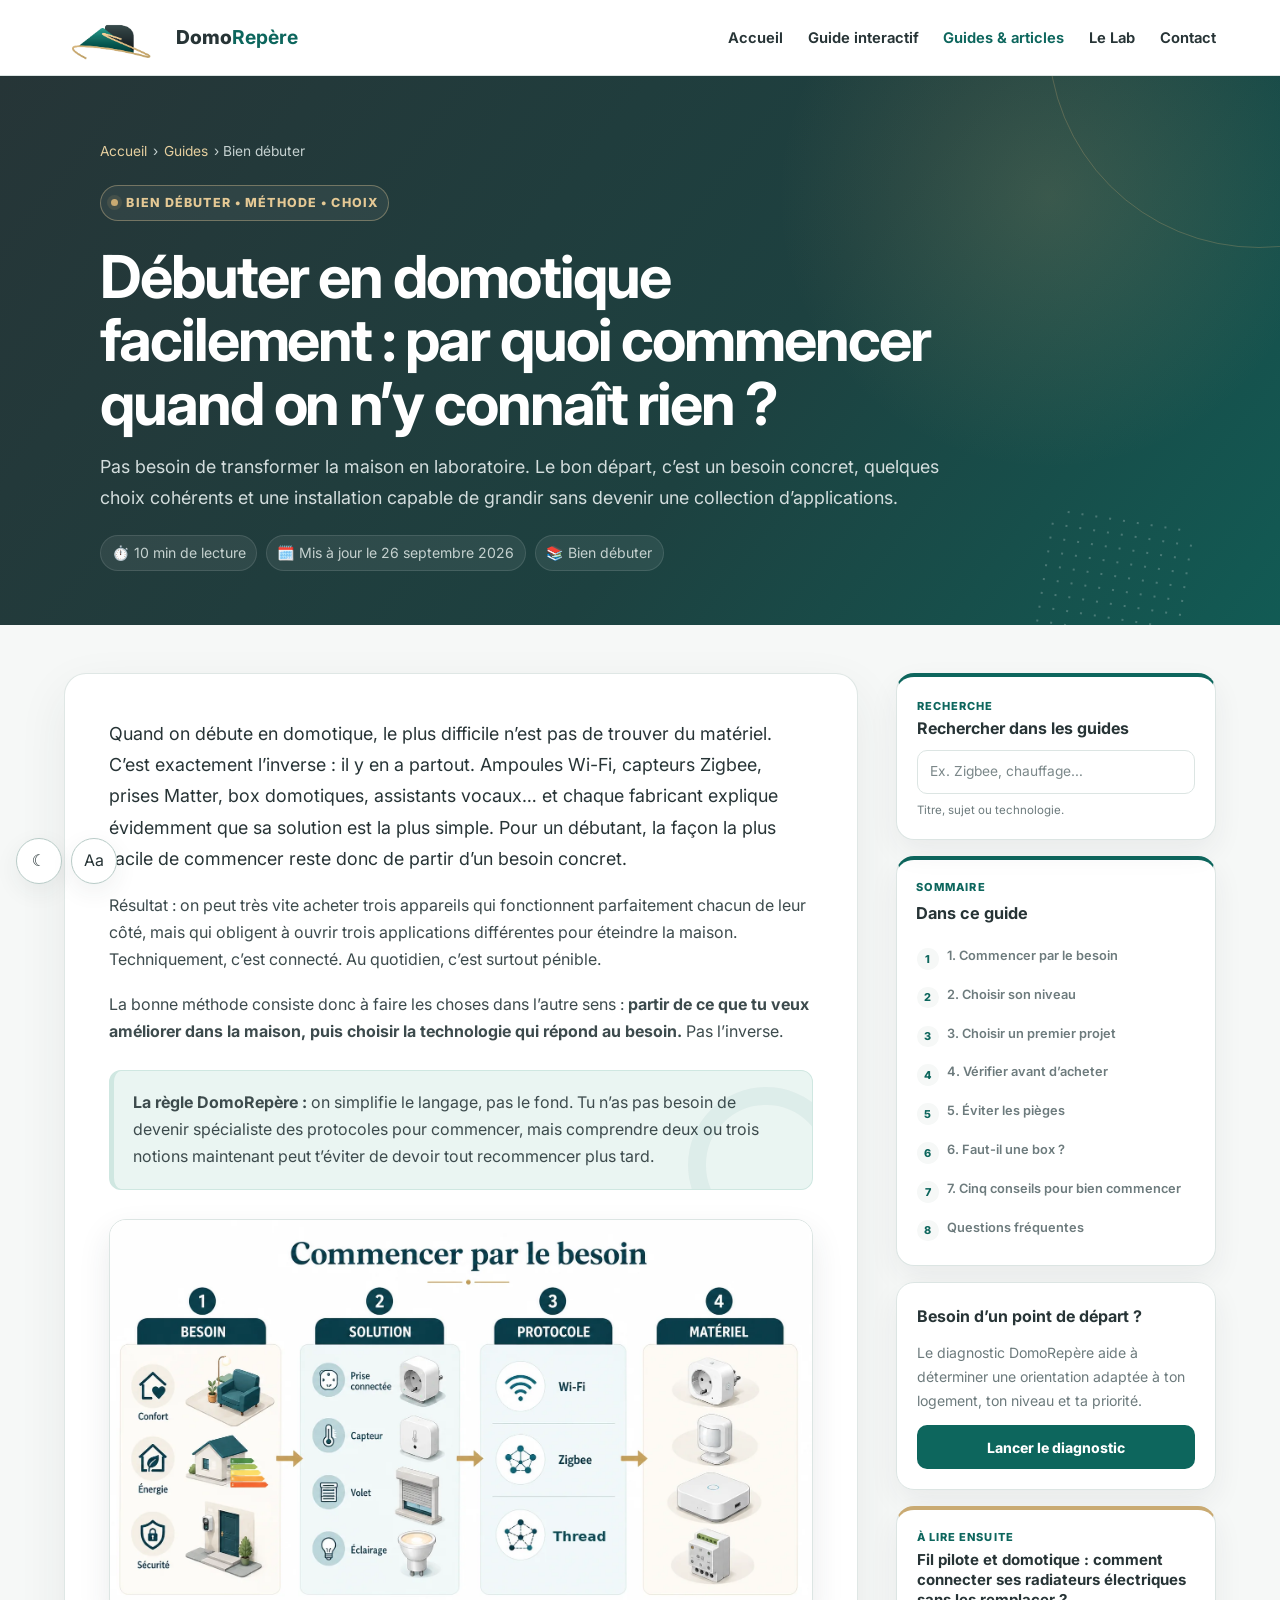
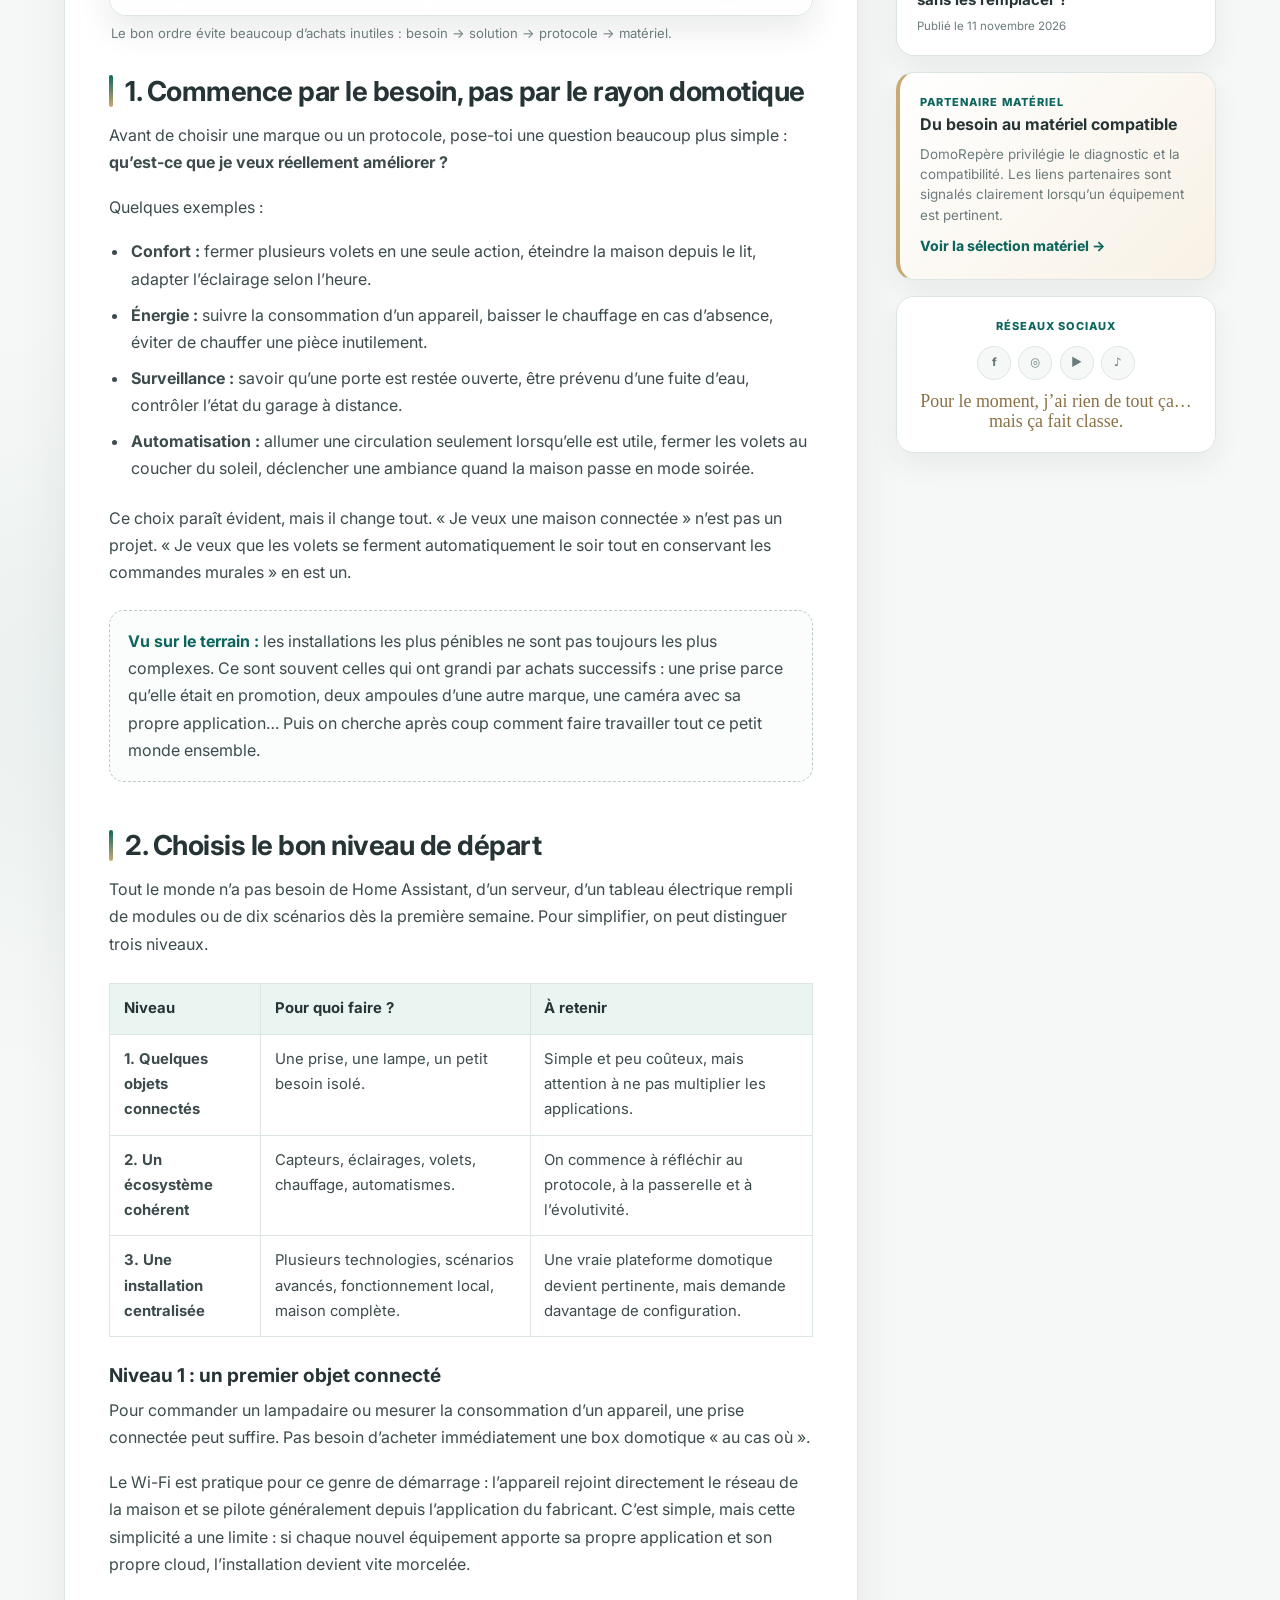
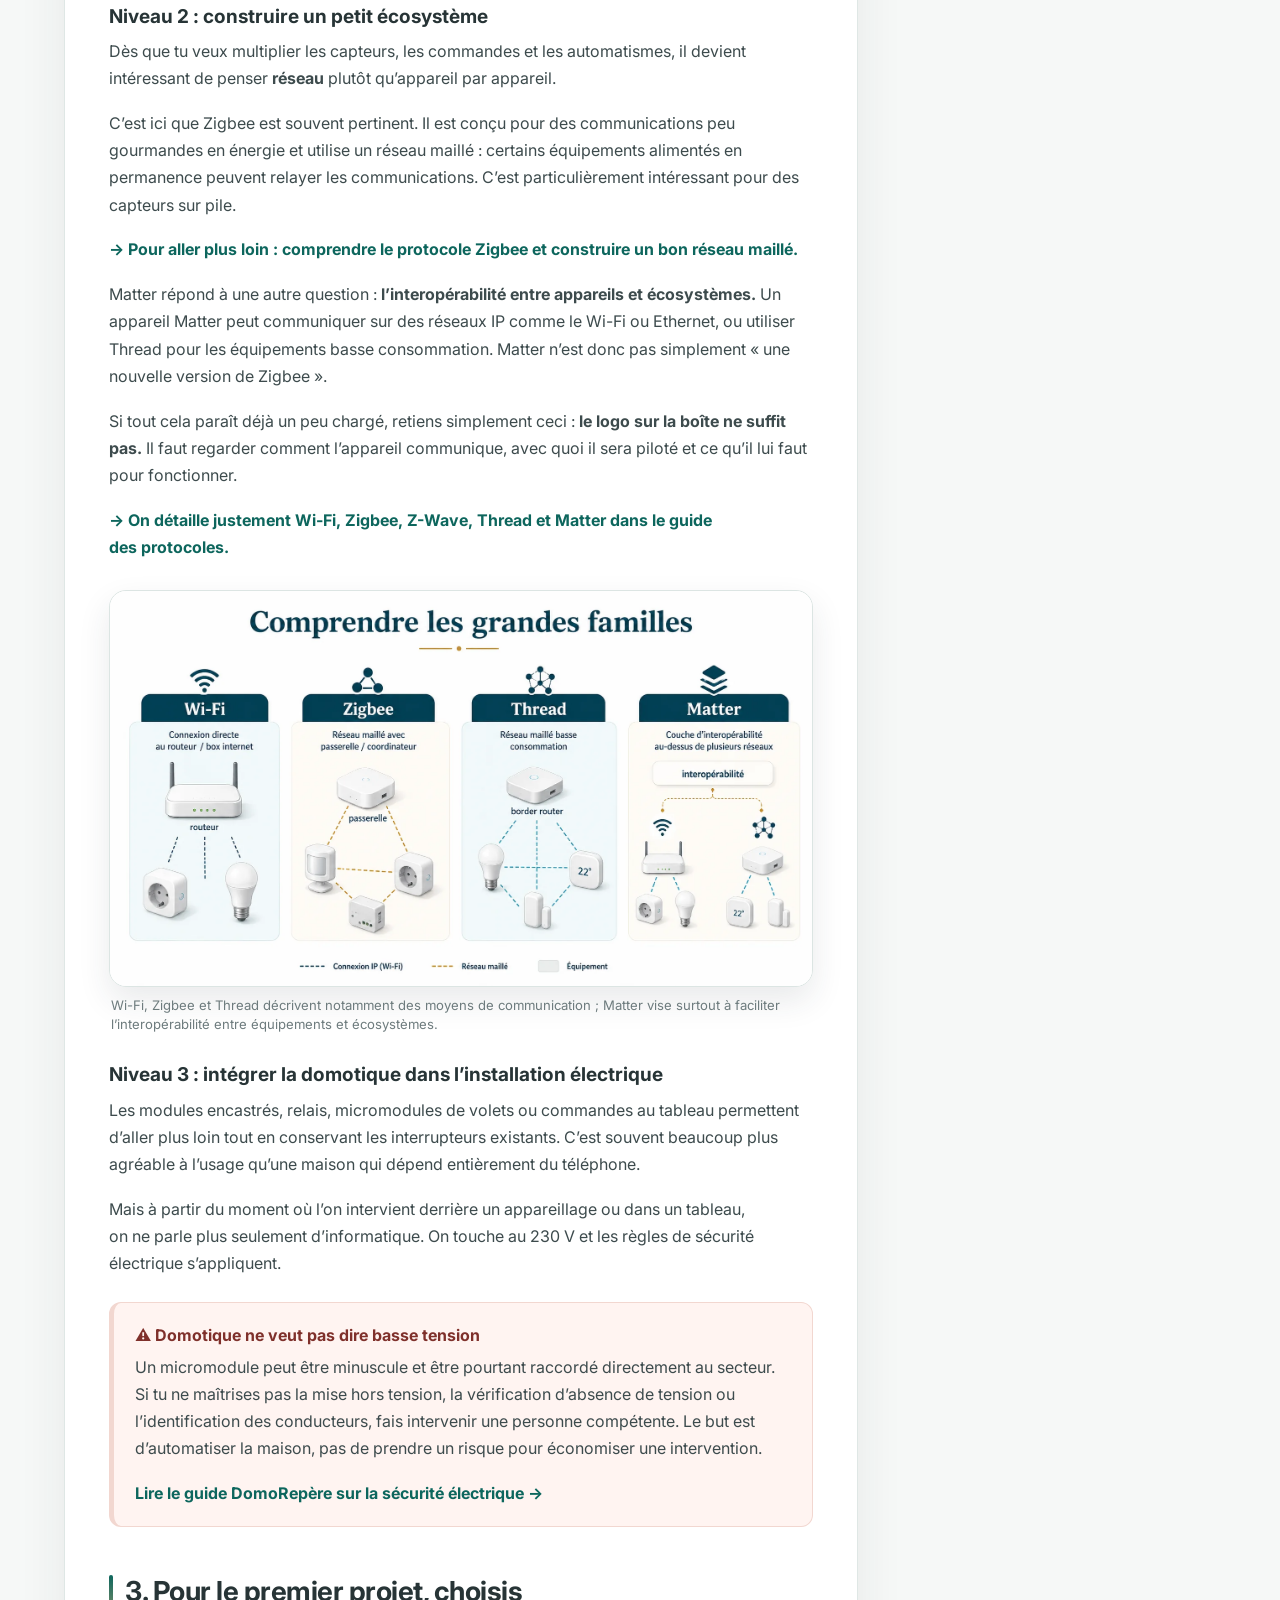
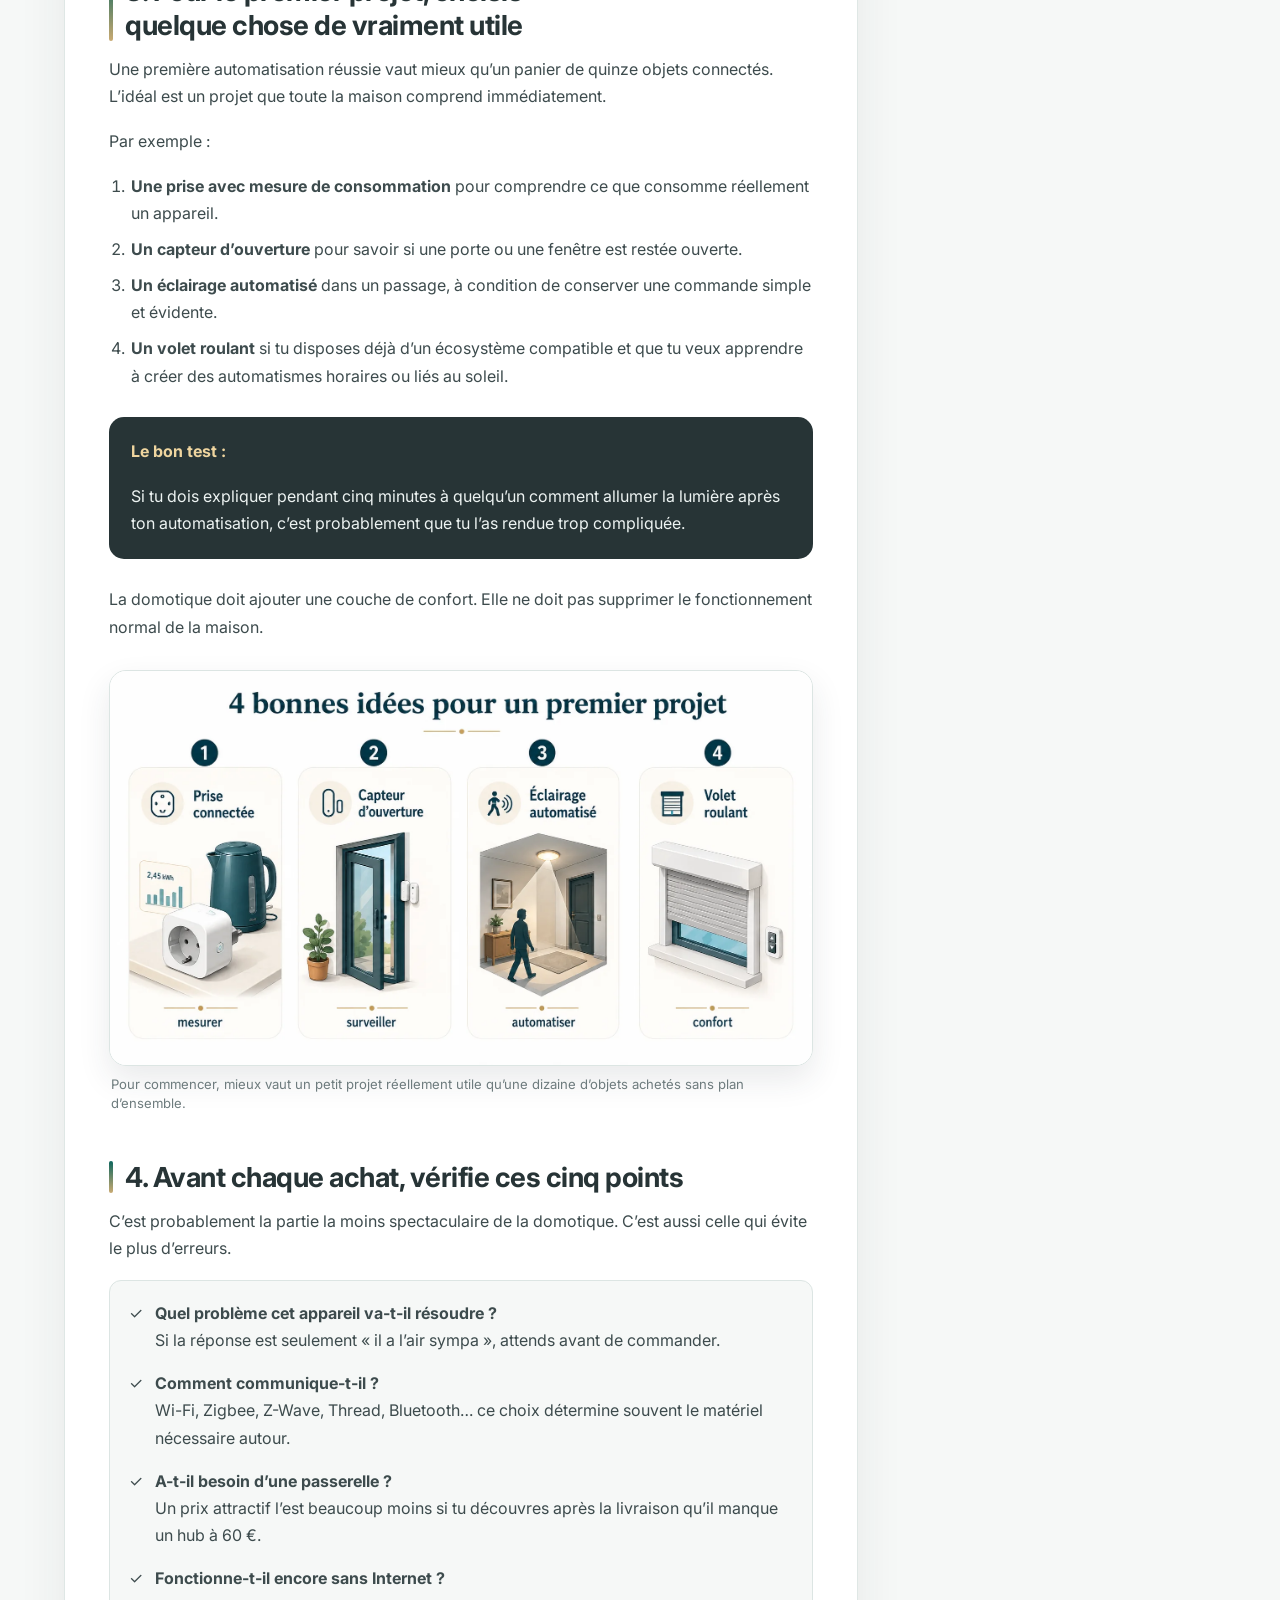
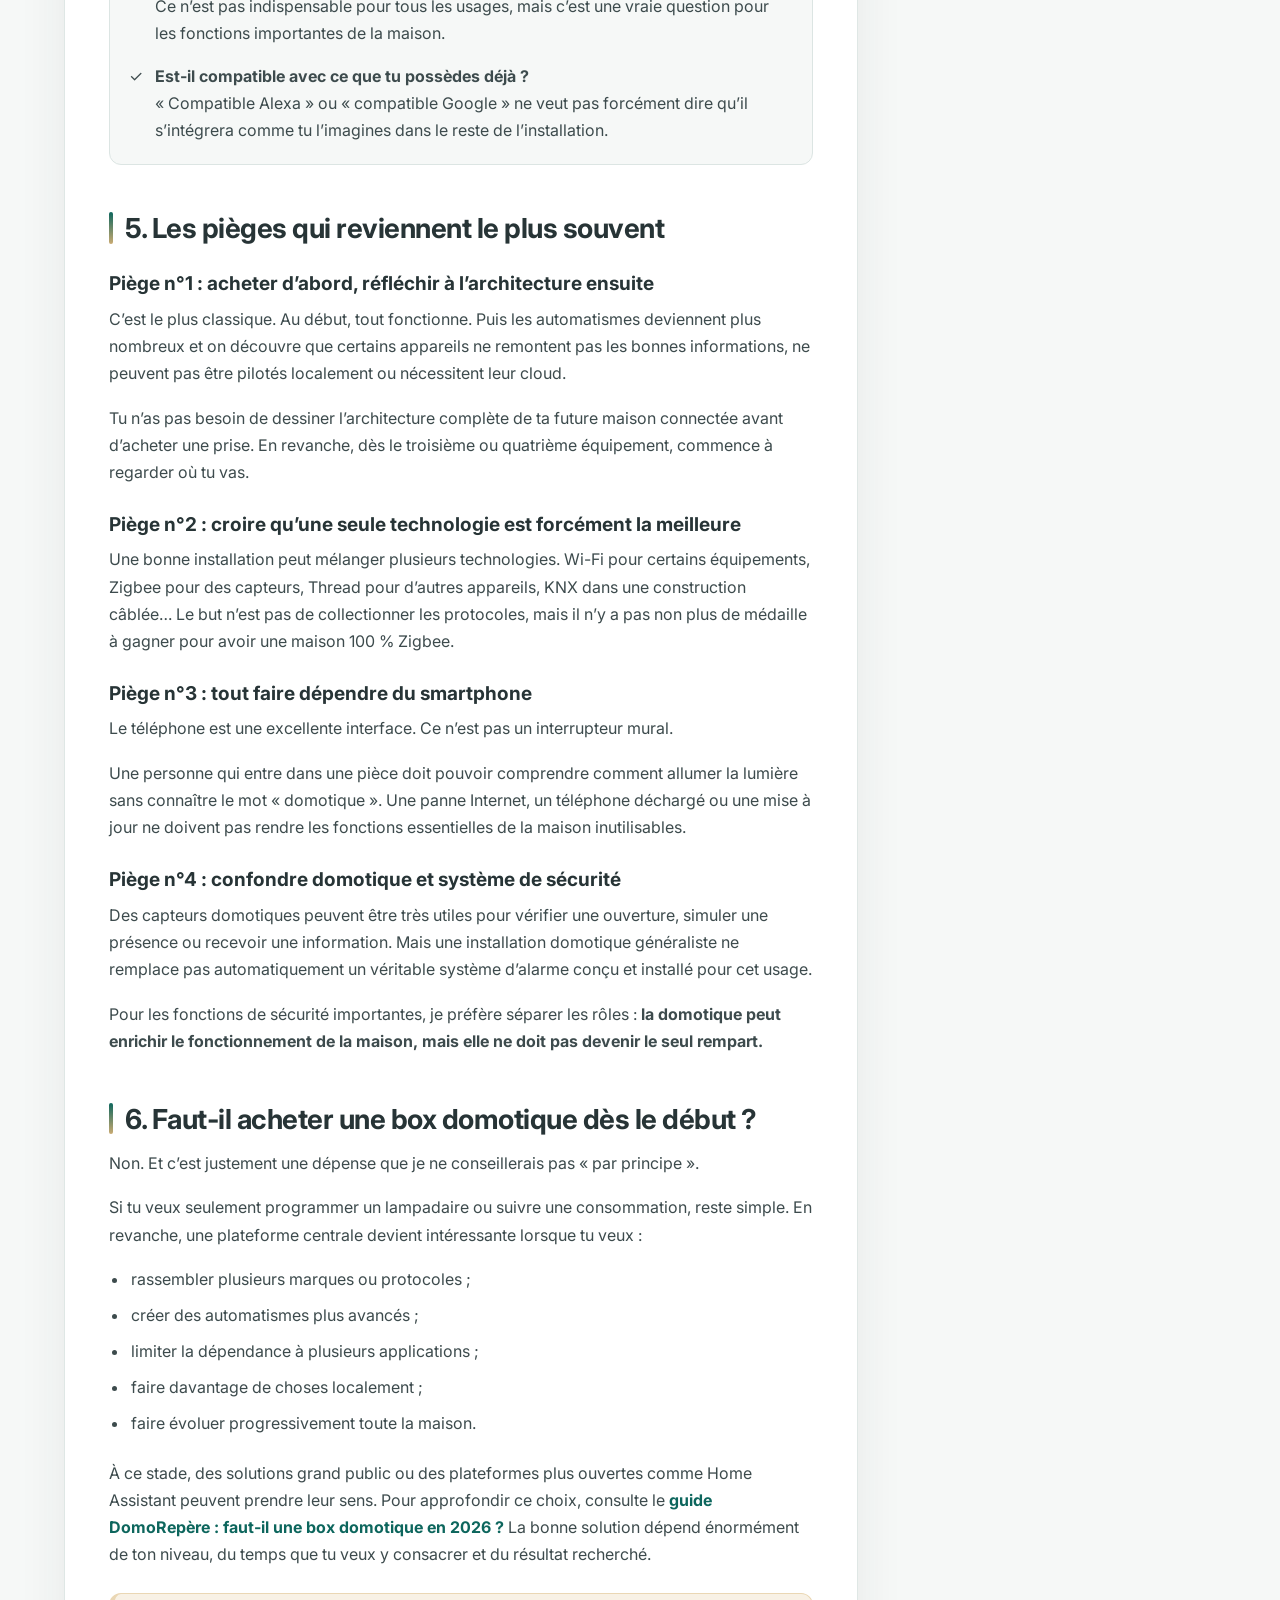
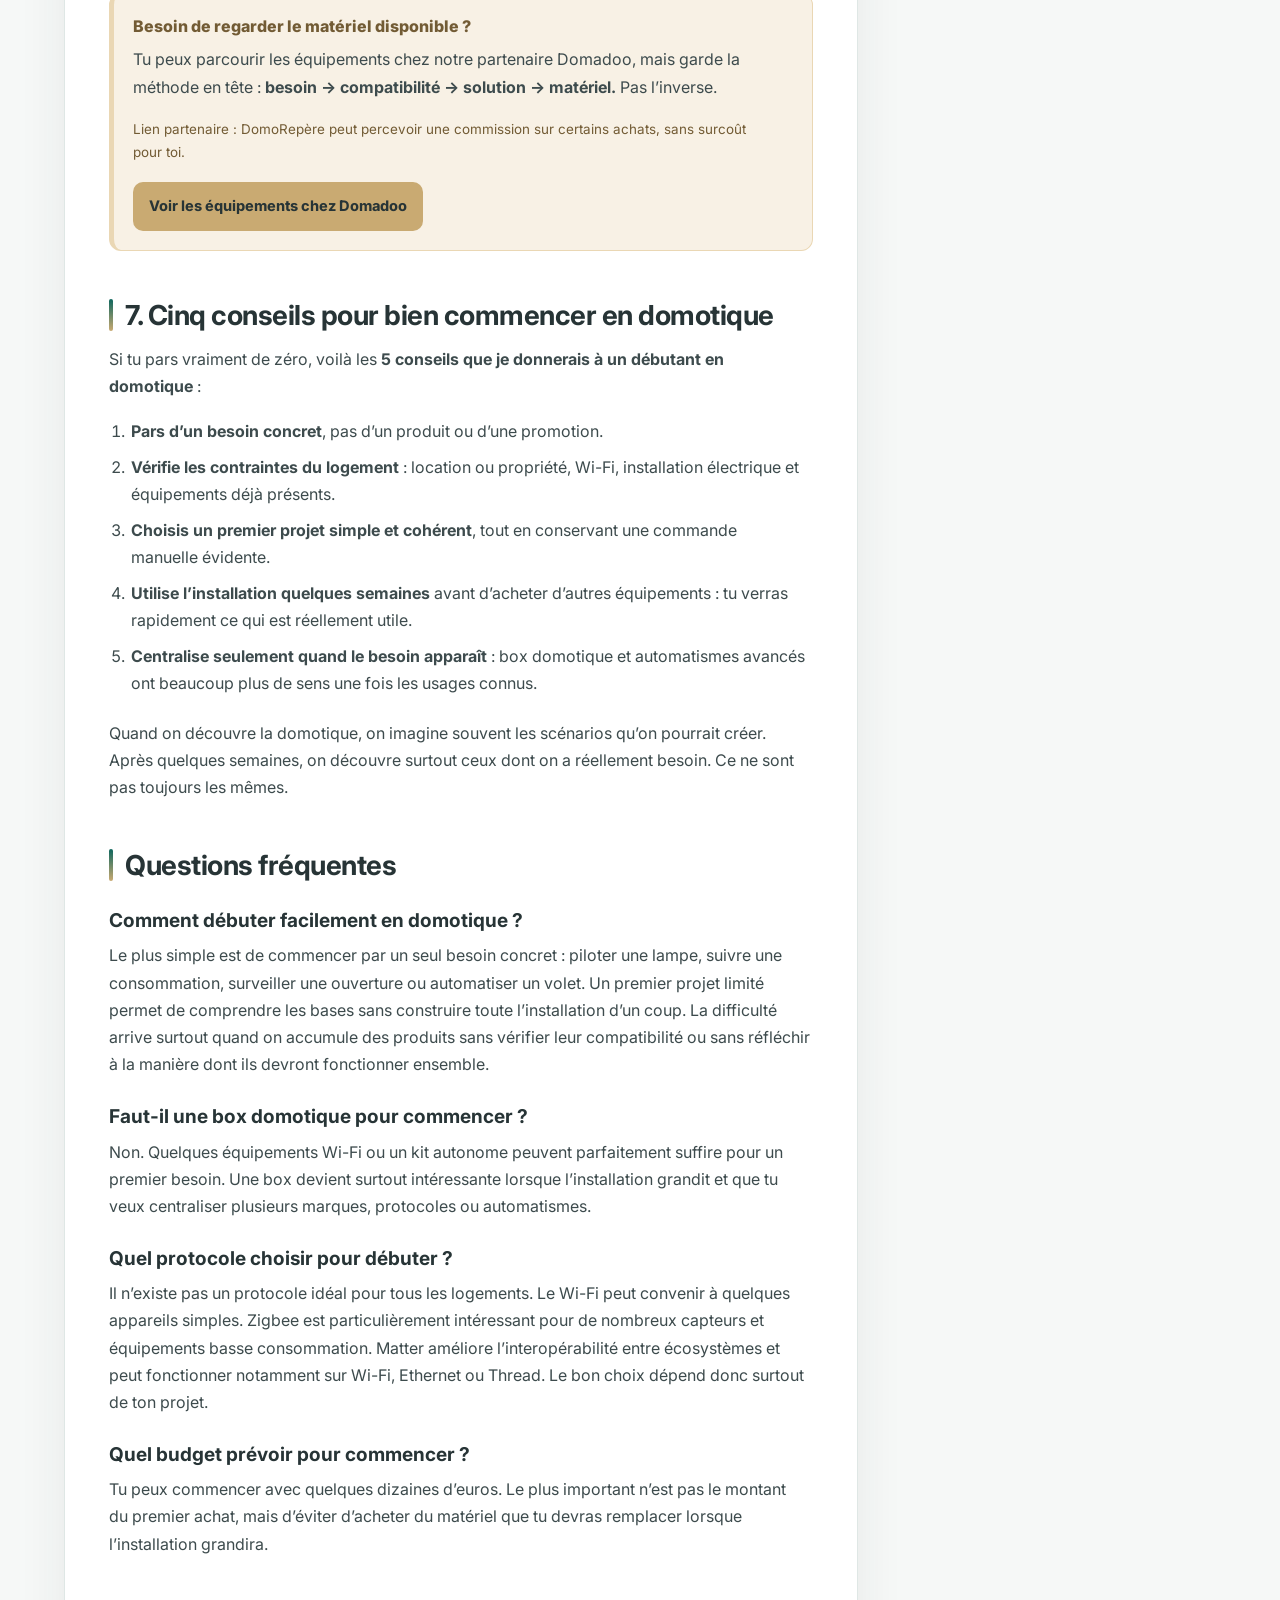
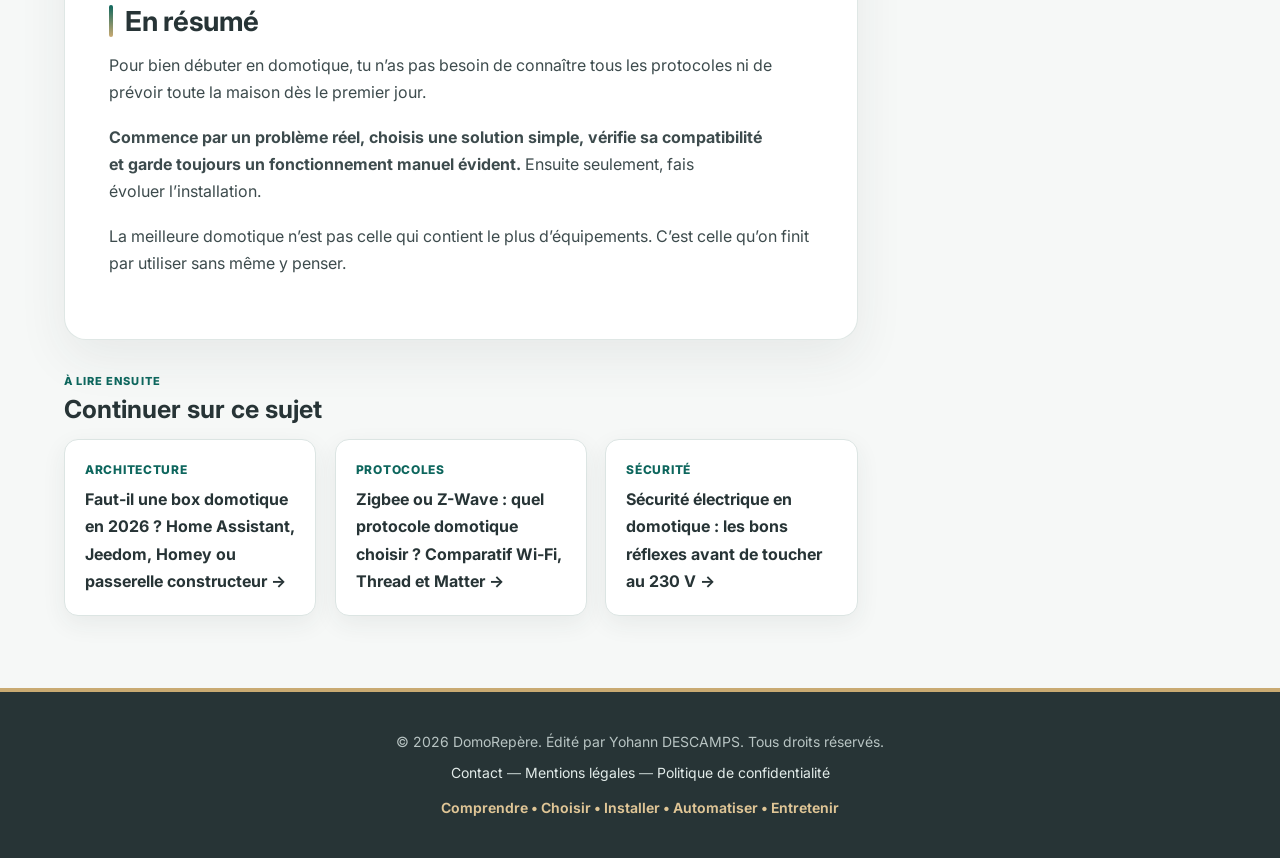
<file: article-1.html>
<!DOCTYPE html>
<html lang="fr">
<head>
<meta charset="UTF-8">
<meta name="viewport" content="width=device-width, initial-scale=1.0">

<title>Débuter en domotique facilement : guide pour bien commencer — DomoRepère</title>
<meta name="description" content="Débuter en domotique facilement : 5 conseils pour un débutant, choisir ses premiers équipements, éviter les pièges et construire une installation évolutive.">
<link rel="canonical" href="https://domorepere.fr/article-1.html">
<meta name="robots" content="index, follow, max-image-preview:large">
<meta name="theme-color" content="#0d665d">

<meta property="og:type" content="article">
<meta property="og:locale" content="fr_FR">
<meta property="og:site_name" content="DomoRepère">
<meta property="og:title" content="Débuter en domotique facilement : guide pour bien commencer — DomoRepère">
<meta property="og:description" content="Une méthode simple pour démarrer en domotique sans multiplier les achats, les applications et les écosystèmes incompatibles.">
<meta property="og:url" content="https://domorepere.fr/article-1.html">
<meta property="og:image" content="https://domorepere.fr/assets/brand/social-card.png">

<meta name="twitter:card" content="summary_large_image">
<meta name="twitter:title" content="Débuter en domotique facilement : guide pour bien commencer — DomoRepère">
<meta name="twitter:description" content="Besoins, premiers équipements, protocoles, compatibilité et pièges à éviter : les bonnes bases pour commencer en domotique.">
<meta name="twitter:image" content="https://domorepere.fr/assets/brand/social-card.png">

<link rel="icon" href="assets/icons/favicon-32.png" sizes="32x32" type="image/png">
<link rel="icon" href="assets/icons/favicon-192.png" sizes="192x192" type="image/png">
<link rel="apple-touch-icon" href="assets/icons/apple-touch-icon.png" sizes="180x180">

<link rel="preconnect" href="https://fonts.googleapis.com">
<link rel="preconnect" href="https://fonts.gstatic.com" crossorigin>
<link href="https://fonts.googleapis.com/css2?family=Inter:wght@400;500;600;700;800&display=swap" rel="stylesheet">

<script src="assets/js/site-preferences.js"></script>
<link rel="stylesheet" href="assets/css/theme.css">

<style>
*{box-sizing:border-box;margin:0;padding:0}
html{scroll-behavior:smooth}
body{font-family:var(--font-body);color:var(--color-text);background:var(--color-page);line-height:1.7}
a{color:var(--brand-primary);text-decoration:none;transition:var(--motion-normal) var(--motion-easing)}
a:hover{color:var(--brand-primary-hover)}
img{max-width:100%;height:auto}

.site-header{background:var(--color-header-bg);border-bottom:1px solid var(--color-border);position:sticky;top:0;z-index:100;backdrop-filter:blur(12px)}
.nav-container{max-width:1200px;margin:0 auto;padding:.85rem 1.5rem;display:flex;justify-content:space-between;align-items:center;gap:1.5rem}
.logo{display:flex;align-items:center;gap:.7rem;color:var(--color-text-strong);font-size:1.2rem;font-weight:800;white-space:nowrap}
.logo img{height:48px;width:auto;display:block}
.logo strong{color:var(--brand-primary)}
nav ul{display:flex;list-style:none;gap:1.55rem;align-items:center}
nav a{color:var(--color-text-strong);font-weight:650;font-size:.92rem}
nav a:hover,nav a.active{color:var(--brand-primary)}

.article-hero{background:linear-gradient(132deg,var(--color-hero-start) 0%,var(--color-hero-mid) 48%,var(--color-hero-end) 120%);color:var(--color-text-inverse);padding:4.6rem 1.5rem 3.6rem;position:relative;overflow:hidden}
.article-hero:after{content:"";position:absolute;width:360px;height:360px;border-radius:50%;border:1px solid rgba(201,170,114,.28);right:-160px;top:-210px}
.article-hero-inner{max-width:920px;margin:0 auto;position:relative;z-index:1}
.breadcrumb{font-size:.86rem;color:#c6d2d1;margin-bottom:1.1rem}
.breadcrumb a{color:#e6cf9f}
.eyebrow{color:#e5c995;font-size:.78rem;font-weight:800;letter-spacing:.11em;text-transform:uppercase;margin-bottom:.75rem}
h1{font-size:clamp(2.05rem,5vw,3.45rem);line-height:1.08;letter-spacing:-.035em;max-width:900px}
.lead{margin-top:1rem;max-width:780px;color:#d3dddd;font-size:1.06rem}
.meta{display:flex;flex-wrap:wrap;gap:.7rem 1rem;margin-top:1.35rem;color:#c5d1cf;font-size:.88rem}

.page-wrap{max-width:1100px;margin:0 auto;padding:2.6rem 1.5rem 4rem}
.content-grid{display:grid;grid-template-columns:minmax(0,760px) 250px;gap:2rem;align-items:start}
.article-shell{min-width:0}
.article-body{background:var(--color-surface);border:1px solid var(--color-border);border-radius:var(--radius-md);box-shadow:var(--shadow-card);padding:2.2rem}
.article-body>p:first-child{font-size:1.06rem;color:var(--color-text-strong)}
.article-body h2{color:var(--color-text-strong);font-size:1.55rem;line-height:1.25;margin:2.3rem 0 .85rem;padding-top:.2rem;scroll-margin-top:105px}
.article-body h2:first-of-type{margin-top:1.6rem}
.article-body h3{color:var(--color-text-strong);font-size:1.15rem;line-height:1.35;margin:1.6rem 0 .55rem;scroll-margin-top:105px}
.article-body p{margin-bottom:1.1rem}
.article-body ul,.article-body ol{margin:0 0 1.4rem 1.25rem}
.article-body li{margin-bottom:.55rem;padding-left:.15rem}

.highlight-box,.highlight,.callout{background:var(--color-surface-soft)!important;border:1px solid #cfe7e1!important;border-left:5px solid var(--brand-primary)!important;border-radius:12px!important;padding:1.15rem 1.2rem!important;margin:1.5rem 0!important;color:var(--color-text)!important}
.affiliate-box{background:var(--color-surface-accent)!important;border:1px solid #ead7b4!important;border-left:5px solid var(--brand-accent)!important;border-radius:12px!important;padding:1.2rem!important;margin:1.5rem 0!important}
.affiliate-box-title{color:#725b34!important;font-weight:800!important;margin-bottom:.4rem!important}
.alert-danger{background:var(--color-danger-soft);border:1px solid #f2d7d0;border-left:5px solid var(--color-danger);border-radius:12px;padding:1.2rem 1.3rem;margin:1.5rem 0}
.alert-danger h4{color:#7f302b;margin-bottom:.3rem}

.field-note{background:#fbfcfc;border:1px dashed var(--color-border-strong);border-radius:12px;padding:1.05rem 1.15rem;margin:1.5rem 0}
.field-note strong{color:var(--brand-primary)}
.question-box{background:var(--color-surface-inverse);color:#edf3f2;border-radius:14px;padding:1.35rem;margin:1.7rem 0}
.question-box strong{color:#efd59f}
.question-box p:last-child{margin-bottom:0}

.checklist{background:var(--color-page);border:1px solid var(--color-border);border-radius:12px;padding:1.2rem;margin-top:1rem}
.checklist-item{display:flex;gap:.75rem;margin-bottom:1rem}
.checklist-item:last-child{margin-bottom:0}

.comparison-table-wrapper{overflow-x:auto;margin:1.6rem 0}
.comparison-table{width:100%;border-collapse:collapse;font-size:.93rem}
.comparison-table th,.comparison-table td{padding:.75rem .85rem;border:1px solid var(--color-border);text-align:left;vertical-align:top}
.comparison-table th{background:var(--color-surface-soft);color:var(--color-text-strong)}

.article-figure{margin:1.8rem 0}
.article-figure img{display:block;width:100%;border-radius:14px;border:1px solid var(--color-border);box-shadow:var(--shadow-card)}
.article-figure figcaption{font-size:.82rem;color:var(--color-text-muted);margin-top:.55rem;line-height:1.45}

.btn{display:inline-flex;align-items:center;justify-content:center;padding:.78rem 1rem;border-radius:10px;font-size:.91rem;font-weight:750}
.btn-primary{background:var(--brand-primary);color:var(--color-text-inverse)}
.btn-primary:hover{background:var(--brand-primary-hover);color:var(--color-text-inverse)}
.btn-affiliate{background:var(--brand-accent);color:var(--color-on-accent)}
.btn-affiliate:hover{background:#b9975c;color:var(--color-on-accent)}

.next-links{display:grid;grid-template-columns:repeat(2,minmax(0,1fr));gap:1rem;margin-top:1.3rem}
.next-card{background:var(--color-surface);border:1px solid var(--color-border);border-radius:14px;padding:1.1rem;box-shadow:var(--shadow-card)}
.next-card span{display:block;color:var(--brand-primary);font-size:.75rem;font-weight:800;text-transform:uppercase;letter-spacing:.06em;margin-bottom:.35rem}
.next-card strong{color:var(--color-text-strong);line-height:1.35}

.sidebar{position:sticky;top:88px}
.side-card{background:var(--color-surface);border:1px solid var(--color-border);border-radius:var(--radius-md);padding:1.15rem;box-shadow:var(--shadow-card);margin-bottom:1rem}
.side-card h2{font-size:1rem;color:var(--color-text-strong);margin-bottom:.65rem}
.side-card ul{list-style:none}
.side-card li+li{margin-top:.55rem}
.side-card a{font-size:.88rem;line-height:1.35}
.side-card p{font-size:.88rem;color:var(--color-text-muted)}

footer{background:var(--color-footer-bg);color:var(--color-text-inverse-muted);padding:2.4rem 1.5rem;text-align:center;font-size:.875rem;border-top:4px solid var(--brand-accent)}
footer a{color:#e2ebe9}
.footer-tagline{color:#dfc596;font-weight:650;margin-top:.65rem}

@media(max-width:900px){
  .content-grid{grid-template-columns:1fr}
  .sidebar{position:static;display:grid;grid-template-columns:repeat(2,minmax(0,1fr));gap:1rem}
  .side-card{margin:0}
}
@media(max-width:720px){
  .nav-container{flex-direction:column;gap:.7rem;padding:.7rem 1rem}
  nav ul{flex-wrap:wrap;justify-content:center;gap:.55rem 1rem}
  .article-hero{padding:3.6rem 1rem 3rem}
  .page-wrap{padding:2rem 1rem 3rem}
  .article-body{padding:1.35rem}
  .sidebar,.next-links{grid-template-columns:1fr}
}
</style>

<script type="application/ld+json">
{
  "@context":"https://schema.org",
  "@type":"Article",
  "headline":"Débuter en domotique facilement : par quoi commencer quand on n’y connaît rien ?",
  "description":"Débuter en domotique facilement : 5 conseils pour un débutant, choisir ses premiers équipements, éviter les pièges et construire une installation évolutive.",
  "inLanguage":"fr-FR",
  "mainEntityOfPage":"https://domorepere.fr/article-1.html",
  "dateModified":"2026-09-26",
  "author":{"@type":"Person","name":"Yohann DESCAMPS"},
  "publisher":{"@type":"Organization","name":"DomoRepère","url":"https://domorepere.fr/"}
}
</script>

<script type="application/ld+json">
{
  "@context":"https://schema.org",
  "@type":"FAQPage",
  "mainEntity":[
    {
      "@type":"Question",
      "name":"Comment débuter facilement en domotique ?",
      "acceptedAnswer":{
        "@type":"Answer",
        "text":"Le plus simple est de commencer par un seul besoin concret : piloter une lampe, suivre une consommation, surveiller une ouverture ou automatiser un volet. Un premier projet limité permet de comprendre les bases sans construire toute l’installation d’un coup."
      }
    },
    {
      "@type":"Question",
      "name":"Faut-il une box domotique pour commencer ?",
      "acceptedAnswer":{
        "@type":"Answer",
        "text":"Non. Quelques équipements Wi-Fi ou un kit autonome peuvent parfaitement suffire pour un premier besoin. Une box devient surtout intéressante lorsque l’installation grandit et que tu veux centraliser plusieurs marques, protocoles ou automatismes."
      }
    },
    {
      "@type":"Question",
      "name":"Quel protocole choisir pour débuter ?",
      "acceptedAnswer":{
        "@type":"Answer",
        "text":"Il n’existe pas un protocole idéal pour tous les logements. Le Wi-Fi peut convenir à quelques appareils simples. Zigbee est particulièrement intéressant pour de nombreux capteurs et équipements basse consommation. Matter améliore l’interopérabilité entre écosystèmes et peut fonctionner notamment sur Wi-Fi, Ethernet ou Thread. Le bon choix dépend donc surtout du projet."
      }
    },
    {
      "@type":"Question",
      "name":"Quel budget prévoir pour commencer ?",
      "acceptedAnswer":{
        "@type":"Answer",
        "text":"Il est possible de commencer avec quelques dizaines d’euros. Le plus important n’est pas le montant du premier achat, mais d’éviter d’acheter du matériel qui devra être remplacé lorsque l’installation grandira."
      }
    }
  ]
}
</script>
<link rel="stylesheet" href="assets/css/article-layout-v2.css">
<link rel="stylesheet" href="assets/css/mobile-fixes.css">
<link rel="stylesheet" href="assets/css/sidebar-v2.css">
<script defer src="assets/js/mobile-fixes.js"></script>
  <link href="assets/css/skip-link.css" rel="stylesheet"/>
</head>

<body class="page-article article-classic">
  <a class="skip-link" href="#main-content">Aller au contenu</a>

<header class="site-header">
  <div class="nav-container">
    <a href="index.html" class="logo">
      <img src="assets/brand/logo.png" alt="Logo DomoRepère">
      <span>Domo<strong>Repère</strong></span>
    </a>
    <nav aria-label="Navigation principale">
      <ul>
        <li><a href="index.html">Accueil</a></li>
        <li><a href="index.html#quiz">Guide interactif</a></li>
        <li><a class="active" href="articles.html">Guides &amp; articles</a></li>
        <li><a href="mon-installation.html">Le Lab</a></li>
        <li><a href="index.html#contact">Contact</a></li>
      </ul>
    </nav>
  </div>
  <div class="reading-progress" aria-hidden="true"><span></span></div>
</header>

<main id="main-content" tabindex="-1">

<section class="article-hero">
  <div class="article-hero-inner">
    <div class="breadcrumb">
      <a href="index.html">Accueil</a> › <a href="articles.html">Guides</a> › Bien débuter
    </div>
    <div class="eyebrow">Bien débuter • méthode • choix</div>
    <h1>Débuter en domotique facilement : par quoi commencer quand on n’y connaît rien ?</h1>
    <p class="lead">Pas besoin de transformer la maison en laboratoire. Le bon départ, c’est un besoin concret, quelques choix cohérents et une installation capable de grandir sans devenir une collection d’applications.</p>
    <div class="meta">
      <span>⏱️ 10 min</span>
      <span>🗓️ Mis à jour le 26 septembre 2026</span>
      <span>📚 Bien débuter</span>
    </div>
  </div>
</section>

<div class="page-wrap">
<div class="content-grid">

<div class="article-shell">

<article class="article-body">

<p>Quand on débute en domotique, le plus difficile n’est pas de trouver du matériel. C’est exactement l’inverse : il y en a partout. Ampoules Wi-Fi, capteurs Zigbee, prises Matter, box domotiques, assistants vocaux… et chaque fabricant explique évidemment que sa solution est la plus simple. Pour un débutant, la façon la plus facile de commencer reste donc de partir d’un besoin concret.</p>

<p>Résultat : on peut très vite acheter trois appareils qui fonctionnent parfaitement chacun de leur côté, mais qui obligent à ouvrir trois applications différentes pour éteindre la maison. Techniquement, c’est connecté. Au quotidien, c’est surtout pénible.</p>

<p>La bonne méthode consiste donc à faire les choses dans l’autre sens : <strong>partir de ce que tu veux améliorer dans la maison, puis choisir la technologie qui répond au besoin.</strong> Pas l’inverse.</p>

<div class="highlight-box">
  <strong>La règle DomoRepère :</strong> on simplifie le langage, pas le fond. Tu n’as pas besoin de devenir spécialiste des protocoles pour commencer, mais comprendre deux ou trois notions maintenant peut t’éviter de devoir tout recommencer plus tard.
</div>

<figure class="article-figure">
  <img src="assets/images/articles/article-1/debuter-domotique-methode-domorepere.webp"
       alt="Méthode DomoRepère pour débuter en domotique : partir du besoin, choisir une solution, un protocole puis le matériel"
       width="1672" height="941" loading="lazy" decoding="async">
  <figcaption>Le bon ordre évite beaucoup d’achats inutiles : besoin → solution → protocole → matériel.</figcaption>
</figure>

<h2 id="1-definir-son-besoin">1. Commence par le besoin, pas par le rayon domotique</h2>

<p>Avant de choisir une marque ou un protocole, pose-toi une question beaucoup plus simple : <strong>qu’est-ce que je veux réellement améliorer ?</strong></p>

<p>Quelques exemples :</p>

<ul>
  <li><strong>Confort :</strong> fermer plusieurs volets en une seule action, éteindre la maison depuis le lit, adapter l’éclairage selon l’heure.</li>
  <li><strong>Énergie :</strong> suivre la consommation d’un appareil, baisser le chauffage en cas d’absence, éviter de chauffer une pièce inutilement.</li>
  <li><strong>Surveillance :</strong> savoir qu’une porte est restée ouverte, être prévenu d’une fuite d’eau, contrôler l’état du garage à distance.</li>
  <li><strong>Automatisation :</strong> allumer une circulation seulement lorsqu’elle est utile, fermer les volets au coucher du soleil, déclencher une ambiance quand la maison passe en mode soirée.</li>
</ul>

<p>Ce choix paraît évident, mais il change tout. « Je veux une maison connectée » n’est pas un projet. « Je veux que les volets se ferment automatiquement le soir tout en conservant les commandes murales » en est un.</p>

<div class="field-note">
  <strong>Vu sur le terrain :</strong> les installations les plus pénibles ne sont pas toujours les plus complexes. Ce sont souvent celles qui ont grandi par achats successifs : une prise parce qu’elle était en promotion, deux ampoules d’une autre marque, une caméra avec sa propre application… Puis on cherche après coup comment faire travailler tout ce petit monde ensemble.
</div>

<h2 id="2-choisir-son-niveau">2. Choisis le bon niveau de départ</h2>

<p>Tout le monde n’a pas besoin de Home Assistant, d’un serveur, d’un tableau électrique rempli de modules ou de dix scénarios dès la première semaine. Pour simplifier, on peut distinguer trois niveaux.</p>

<div class="comparison-table-wrapper">
<table class="comparison-table">
  <thead>
    <tr>
      <th>Niveau</th>
      <th>Pour quoi faire ?</th>
      <th>À retenir</th>
    </tr>
  </thead>
  <tbody>
    <tr>
      <td><strong>1. Quelques objets connectés</strong></td>
      <td>Une prise, une lampe, un petit besoin isolé.</td>
      <td>Simple et peu coûteux, mais attention à ne pas multiplier les applications.</td>
    </tr>
    <tr>
      <td><strong>2. Un écosystème cohérent</strong></td>
      <td>Capteurs, éclairages, volets, chauffage, automatismes.</td>
      <td>On commence à réfléchir au protocole, à la passerelle et à l’évolutivité.</td>
    </tr>
    <tr>
      <td><strong>3. Une installation centralisée</strong></td>
      <td>Plusieurs technologies, scénarios avancés, fonctionnement local, maison complète.</td>
      <td>Une vraie plateforme domotique devient pertinente, mais demande davantage de configuration.</td>
    </tr>
  </tbody>
</table>
</div>

<h3 id="niveau-1">Niveau 1 : un premier objet connecté</h3>

<p>Pour commander un lampadaire ou mesurer la consommation d’un appareil, une prise connectée peut suffire. Pas besoin d’acheter immédiatement une box domotique « au cas où ».</p>

<p>Le Wi-Fi est pratique pour ce genre de démarrage : l’appareil rejoint directement le réseau de la maison et se pilote généralement depuis l’application du fabricant. C’est simple, mais cette simplicité a une limite : si chaque nouvel équipement apporte sa propre application et son propre cloud, l’installation devient vite morcelée.</p>

<h3 id="niveau-2">Niveau 2 : construire un petit écosystème</h3>

<p>Dès que tu veux multiplier les capteurs, les commandes et les automatismes, il devient intéressant de penser <strong>réseau</strong> plutôt qu’appareil par appareil.</p>

<p>C’est ici que Zigbee est souvent pertinent. Il est conçu pour des communications peu gourmandes en énergie et utilise un réseau maillé : certains équipements alimentés en permanence peuvent relayer les communications. C’est particulièrement intéressant pour des capteurs sur pile.</p>
<p><a href="protocole-zigbee.html"><strong>→ Pour aller plus loin : comprendre le protocole Zigbee et construire un bon réseau maillé.</strong></a></p>

<p>Matter répond à une autre question : <strong>l’interopérabilité entre appareils et écosystèmes.</strong> Un appareil Matter peut communiquer sur des réseaux IP comme le Wi-Fi ou Ethernet, ou utiliser Thread pour les équipements basse consommation. Matter n’est donc pas simplement « une nouvelle version de Zigbee ».</p>

<p>Si tout cela paraît déjà un peu chargé, retiens simplement ceci : <strong>le logo sur la boîte ne suffit pas.</strong> Il faut regarder comment l’appareil communique, avec quoi il sera piloté et ce qu’il lui faut pour fonctionner.</p>

<p><a href="article-2.html"><strong>→ On détaille justement Wi-Fi, Zigbee, Z-Wave, Thread et Matter dans le guide des protocoles.</strong></a></p>

<figure class="article-figure">
  <img src="assets/images/articles/article-1/wifi-zigbee-thread-matter-schema.webp"
       alt="Différence simplifiée entre Wi-Fi, Zigbee, Thread et Matter dans une installation domotique"
       width="1672" height="941" loading="lazy" decoding="async">
  <figcaption>Wi-Fi, Zigbee et Thread décrivent notamment des moyens de communication ; Matter vise surtout à faciliter l’interopérabilité entre équipements et écosystèmes.</figcaption>
</figure>

<h3 id="niveau-3">Niveau 3 : intégrer la domotique dans l’installation électrique</h3>

<p>Les modules encastrés, relais, micromodules de volets ou commandes au tableau permettent d’aller plus loin tout en conservant les interrupteurs existants. C’est souvent beaucoup plus agréable à l’usage qu’une maison qui dépend entièrement du téléphone.</p>

<p>Mais à partir du moment où l’on intervient derrière un appareillage ou dans un tableau, on ne parle plus seulement d’informatique. On touche au 230 V et les règles de sécurité électrique s’appliquent.</p>

<div class="alert-danger">
  <h4>⚠️ Domotique ne veut pas dire basse tension</h4>
  <p>Un micromodule peut être minuscule et être pourtant raccordé directement au secteur. Si tu ne maîtrises pas la mise hors tension, la vérification d’absence de tension ou l’identification des conducteurs, fais intervenir une personne compétente. Le but est d’automatiser la maison, pas de prendre un risque pour économiser une intervention.</p>
  <p style="margin-bottom:0"><a href="securite-electrique.html"><strong>Lire le guide DomoRepère sur la sécurité électrique →</strong></a></p>
</div>

<h2 id="3-premier-projet">3. Pour le premier projet, choisis quelque chose de vraiment utile</h2>

<p>Une première automatisation réussie vaut mieux qu’un panier de quinze objets connectés. L’idéal est un projet que toute la maison comprend immédiatement.</p>

<p>Par exemple :</p>

<ol>
  <li><strong>Une prise avec mesure de consommation</strong> pour comprendre ce que consomme réellement un appareil.</li>
  <li><strong>Un capteur d’ouverture</strong> pour savoir si une porte ou une fenêtre est restée ouverte.</li>
  <li><strong>Un éclairage automatisé</strong> dans un passage, à condition de conserver une commande simple et évidente.</li>
  <li><strong>Un volet roulant</strong> si tu disposes déjà d’un écosystème compatible et que tu veux apprendre à créer des automatismes horaires ou liés au soleil.</li>
</ol>

<div class="question-box">
  <p><strong>Le bon test :</strong></p>
  <p>Si tu dois expliquer pendant cinq minutes à quelqu’un comment allumer la lumière après ton automatisation, c’est probablement que tu l’as rendue trop compliquée.</p>
</div>

<p>La domotique doit ajouter une couche de confort. Elle ne doit pas supprimer le fonctionnement normal de la maison.</p>

<figure class="article-figure">
  <img src="assets/images/articles/article-1/premier-projet-domotique-domorepere.webp"
       alt="Quatre idées pour débuter en domotique : prise connectée, capteur d’ouverture, éclairage automatisé et volet roulant"
       width="1672" height="941" loading="lazy" decoding="async">
  <figcaption>Pour commencer, mieux vaut un petit projet réellement utile qu’une dizaine d’objets achetés sans plan d’ensemble.</figcaption>
</figure>

<h2 id="4-avant-achat">4. Avant chaque achat, vérifie ces cinq points</h2>

<p>C’est probablement la partie la moins spectaculaire de la domotique. C’est aussi celle qui évite le plus d’erreurs.</p>

<div class="checklist">
  <div class="checklist-item">
    <span>✓</span>
    <div><strong>Quel problème cet appareil va-t-il résoudre ?</strong><br>Si la réponse est seulement « il a l’air sympa », attends avant de commander.</div>
  </div>
  <div class="checklist-item">
    <span>✓</span>
    <div><strong>Comment communique-t-il ?</strong><br>Wi-Fi, Zigbee, Z-Wave, Thread, Bluetooth… ce choix détermine souvent le matériel nécessaire autour.</div>
  </div>
  <div class="checklist-item">
    <span>✓</span>
    <div><strong>A-t-il besoin d’une passerelle ?</strong><br>Un prix attractif l’est beaucoup moins si tu découvres après la livraison qu’il manque un hub à 60 €.</div>
  </div>
  <div class="checklist-item">
    <span>✓</span>
    <div><strong>Fonctionne-t-il encore sans Internet ?</strong><br>Ce n’est pas indispensable pour tous les usages, mais c’est une vraie question pour les fonctions importantes de la maison.</div>
  </div>
  <div class="checklist-item">
    <span>✓</span>
    <div><strong>Est-il compatible avec ce que tu possèdes déjà ?</strong><br>« Compatible Alexa » ou « compatible Google » ne veut pas forcément dire qu’il s’intégrera comme tu l’imagines dans le reste de l’installation.</div>
  </div>
</div>

<h2 id="5-pieges">5. Les pièges qui reviennent le plus souvent</h2>

<h3>Piège n°1 : acheter d’abord, réfléchir à l’architecture ensuite</h3>

<p>C’est le plus classique. Au début, tout fonctionne. Puis les automatismes deviennent plus nombreux et on découvre que certains appareils ne remontent pas les bonnes informations, ne peuvent pas être pilotés localement ou nécessitent leur cloud.</p>

<p>Tu n’as pas besoin de dessiner l’architecture complète de ta future maison connectée avant d’acheter une prise. En revanche, dès le troisième ou quatrième équipement, commence à regarder où tu vas.</p>

<h3>Piège n°2 : croire qu’une seule technologie est forcément la meilleure</h3>

<p>Une bonne installation peut mélanger plusieurs technologies. Wi-Fi pour certains équipements, Zigbee pour des capteurs, Thread pour d’autres appareils, KNX dans une construction câblée… Le but n’est pas de collectionner les protocoles, mais il n’y a pas non plus de médaille à gagner pour avoir une maison 100 % Zigbee.</p>

<h3>Piège n°3 : tout faire dépendre du smartphone</h3>

<p>Le téléphone est une excellente interface. Ce n’est pas un interrupteur mural.</p>

<p>Une personne qui entre dans une pièce doit pouvoir comprendre comment allumer la lumière sans connaître le mot « domotique ». Une panne Internet, un téléphone déchargé ou une mise à jour ne doivent pas rendre les fonctions essentielles de la maison inutilisables.</p>

<h3>Piège n°4 : confondre domotique et système de sécurité</h3>

<p>Des capteurs domotiques peuvent être très utiles pour vérifier une ouverture, simuler une présence ou recevoir une information. Mais une installation domotique généraliste ne remplace pas automatiquement un véritable système d’alarme conçu et installé pour cet usage.</p>

<p>Pour les fonctions de sécurité importantes, je préfère séparer les rôles : <strong>la domotique peut enrichir le fonctionnement de la maison, mais elle ne doit pas devenir le seul rempart.</strong></p>

<h2 id="6-faut-il-box">6. Faut-il acheter une box domotique dès le début ?</h2>

<p>Non. Et c’est justement une dépense que je ne conseillerais pas « par principe ».</p>

<p>Si tu veux seulement programmer un lampadaire ou suivre une consommation, reste simple. En revanche, une plateforme centrale devient intéressante lorsque tu veux :</p>

<ul>
  <li>rassembler plusieurs marques ou protocoles ;</li>
  <li>créer des automatismes plus avancés ;</li>
  <li>limiter la dépendance à plusieurs applications ;</li>
  <li>faire davantage de choses localement ;</li>
  <li>faire évoluer progressivement toute la maison.</li>
</ul>

<p>À ce stade, des solutions grand public ou des plateformes plus ouvertes comme Home Assistant peuvent prendre leur sens. Pour approfondir ce choix, consulte le <a href="box-domotique.html"><strong>guide DomoRepère : faut-il une box domotique en 2026 ?</strong></a> La bonne solution dépend énormément de ton niveau, du temps que tu veux y consacrer et du résultat recherché.</p>

<div class="affiliate-box">
  <div class="affiliate-box-title">Besoin de regarder le matériel disponible ?</div>
  <p>Tu peux parcourir les équipements chez notre partenaire Domadoo, mais garde la méthode en tête : <strong>besoin → compatibilité → solution → matériel.</strong> Pas l’inverse.</p>
  <p style="font-size:.84rem;color:#725b34">Lien partenaire : DomoRepère peut percevoir une commission sur certains achats, sans surcoût pour toi.</p>
  <a class="btn btn-affiliate" href="https://www.domadoo.fr/fr/?domid=147" rel="noopener sponsored" target="_blank">Voir les équipements chez Domadoo</a>
</div>

<h2 id="7-cinq-conseils-pour-bien-commencer-en-domotique">7. Cinq conseils pour bien commencer en domotique</h2>

<p>Si tu pars vraiment de zéro, voilà les <strong>5 conseils que je donnerais à un débutant en domotique</strong> :</p>

<ol>
<li><strong>Pars d’un besoin concret</strong>, pas d’un produit ou d’une promotion.</li>
<li><strong>Vérifie les contraintes du logement</strong> : location ou propriété, Wi-Fi, installation électrique et équipements déjà présents.</li>
<li><strong>Choisis un premier projet simple et cohérent</strong>, tout en conservant une commande manuelle évidente.</li>
<li><strong>Utilise l’installation quelques semaines</strong> avant d’acheter d’autres équipements : tu verras rapidement ce qui est réellement utile.</li>
<li><strong>Centralise seulement quand le besoin apparaît</strong> : box domotique et automatismes avancés ont beaucoup plus de sens une fois les usages connus.</li>
</ol>

<p>Quand on découvre la domotique, on imagine souvent les scénarios qu’on pourrait créer. Après quelques semaines, on découvre surtout ceux dont on a réellement besoin. Ce ne sont pas toujours les mêmes.</p>
<h2 id="faq">Questions fréquentes</h2>

<h3>Comment débuter facilement en domotique ?</h3>
<p>Le plus simple est de commencer par un seul besoin concret : piloter une lampe, suivre une consommation, surveiller une ouverture ou automatiser un volet. Un premier projet limité permet de comprendre les bases sans construire toute l’installation d’un coup. La difficulté arrive surtout quand on accumule des produits sans vérifier leur compatibilité ou sans réfléchir à la manière dont ils devront fonctionner ensemble.</p>

<h3>Faut-il une box domotique pour commencer ?</h3>
<p>Non. Quelques équipements Wi-Fi ou un kit autonome peuvent parfaitement suffire pour un premier besoin. Une box devient surtout intéressante lorsque l’installation grandit et que tu veux centraliser plusieurs marques, protocoles ou automatismes.</p>

<h3>Quel protocole choisir pour débuter ?</h3>
<p>Il n’existe pas un protocole idéal pour tous les logements. Le Wi-Fi peut convenir à quelques appareils simples. Zigbee est particulièrement intéressant pour de nombreux capteurs et équipements basse consommation. Matter améliore l’interopérabilité entre écosystèmes et peut fonctionner notamment sur Wi-Fi, Ethernet ou Thread. Le bon choix dépend donc surtout de ton projet.</p>

<h3>Quel budget prévoir pour commencer ?</h3>
<p>Tu peux commencer avec quelques dizaines d’euros. Le plus important n’est pas le montant du premier achat, mais d’éviter d’acheter du matériel que tu devras remplacer lorsque l’installation grandira.</p>

<h2 id="en-resume">En résumé</h2>

<p>Pour bien débuter en domotique, tu n’as pas besoin de connaître tous les protocoles ni de prévoir toute la maison dès le premier jour.</p>

<p><strong>Commence par un problème réel, choisis une solution simple, vérifie sa compatibilité et garde toujours un fonctionnement manuel évident.</strong> Ensuite seulement, fais évoluer l’installation.</p>

<p>La meilleure domotique n’est pas celle qui contient le plus d’équipements. C’est celle qu’on finit par utiliser sans même y penser.</p>

</article>

<div class="next-links">
  <a class="next-card" href="article-2.html">
    <span>Guide suivant</span>
    <strong>Zigbee, Z-Wave, Matter, Thread ou Wi-Fi : que choisir ? →</strong>
  </a>
  <a class="next-card" href="securite-electrique.html">
    <span>À lire aussi</span>
    <strong>Sécurité électrique en domotique →</strong>
  </a>
</div>

</div>

<aside class="sidebar" aria-label="Repères de lecture">
  <section class="side-card toc-card">
    <button class="toc-toggle" type="button" aria-expanded="true" aria-controls="article-toc">
      <span><span class="side-kicker">Sommaire</span><strong>Dans ce guide</strong></span>
      <span class="toc-chevron" aria-hidden="true"></span>
    </button>
    <nav class="toc-nav" id="article-toc" aria-label="Sommaire de l’article">
    <ol>
      <li><a href="#1-definir-son-besoin">1. Commencer par le besoin</a></li>
      <li><a href="#2-choisir-son-niveau">2. Choisir son niveau</a></li>
      <li><a href="#3-premier-projet">3. Choisir un premier projet</a></li>
      <li><a href="#4-avant-achat">4. Vérifier avant d’acheter</a></li>
      <li><a href="#5-pieges">5. Éviter les pièges</a></li>
      <li><a href="#6-faut-il-box">6. Faut-il une box ?</a></li>
      <li><a href="#7-cinq-conseils-pour-bien-commencer-en-domotique">7. Cinq conseils pour bien commencer</a></li>
      <li><a href="#faq">Questions fréquentes</a></li>
    </ol>
    </nav>
  </section>

  <section class="side-card">
    <h2>Besoin d’un point de départ ?</h2>
    <p>Le diagnostic DomoRepère aide à déterminer une orientation adaptée à ton logement, ton niveau et ta priorité.</p>
    <a class="btn btn-primary" style="margin-top:.8rem;width:100%" href="index.html#quiz">Lancer le diagnostic</a>
  </section>
</aside>

</div>
</div>

</main>

<footer>
  <p>© 2026 DomoRepère. Édité par Yohann DESCAMPS. Tous droits réservés.</p>
  <p style="margin-top:.45rem">
    <a href="index.html#contact">Contact</a> —
    <a href="mentions-legales.html">Mentions légales</a> —
    <a href="politique-de-confidentialite.html">Politique de confidentialité</a>
  </p>
  <div class="footer-tagline">Comprendre • Choisir • Installer • Automatiser • Entretenir</div>
</footer>

<script src="assets/js/article-layout-v2.js" defer></script>
<script src="assets/js/sidebar-v2.js" defer></script>
</body>
</html>
</file>
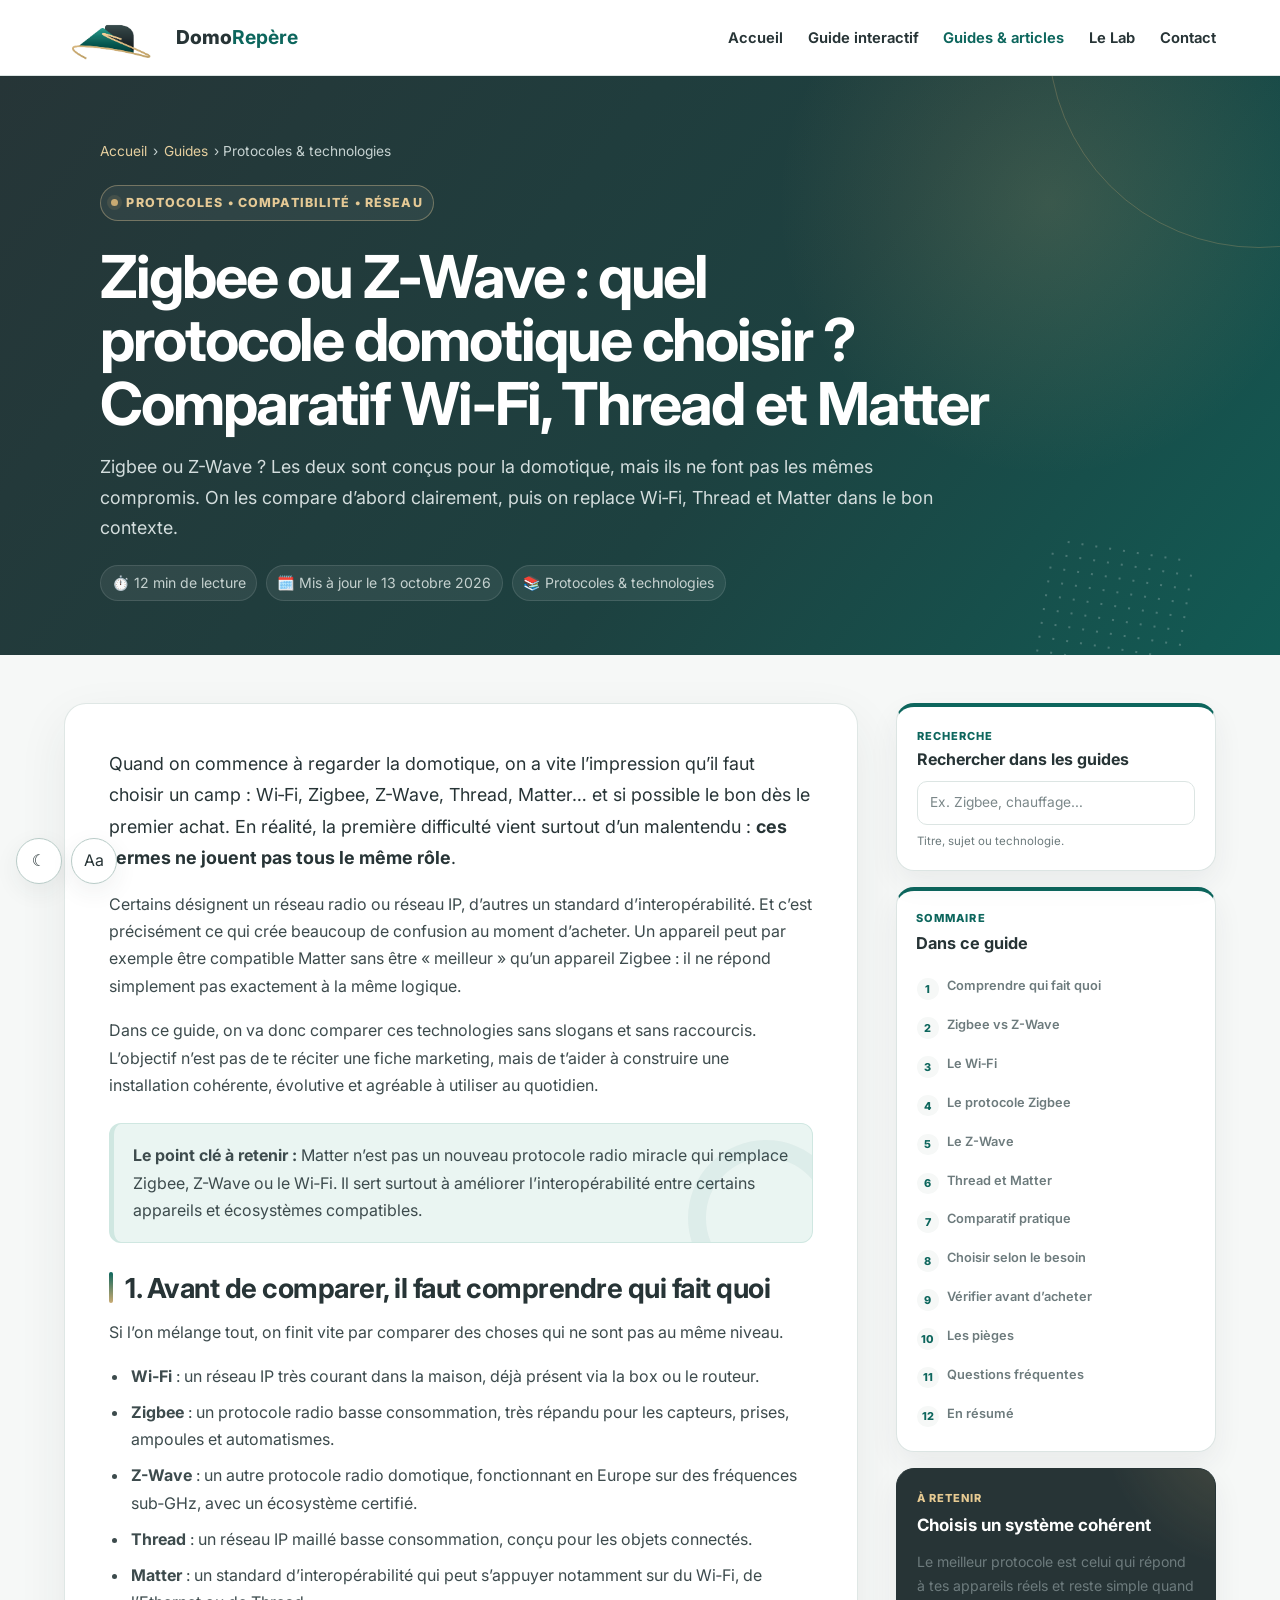
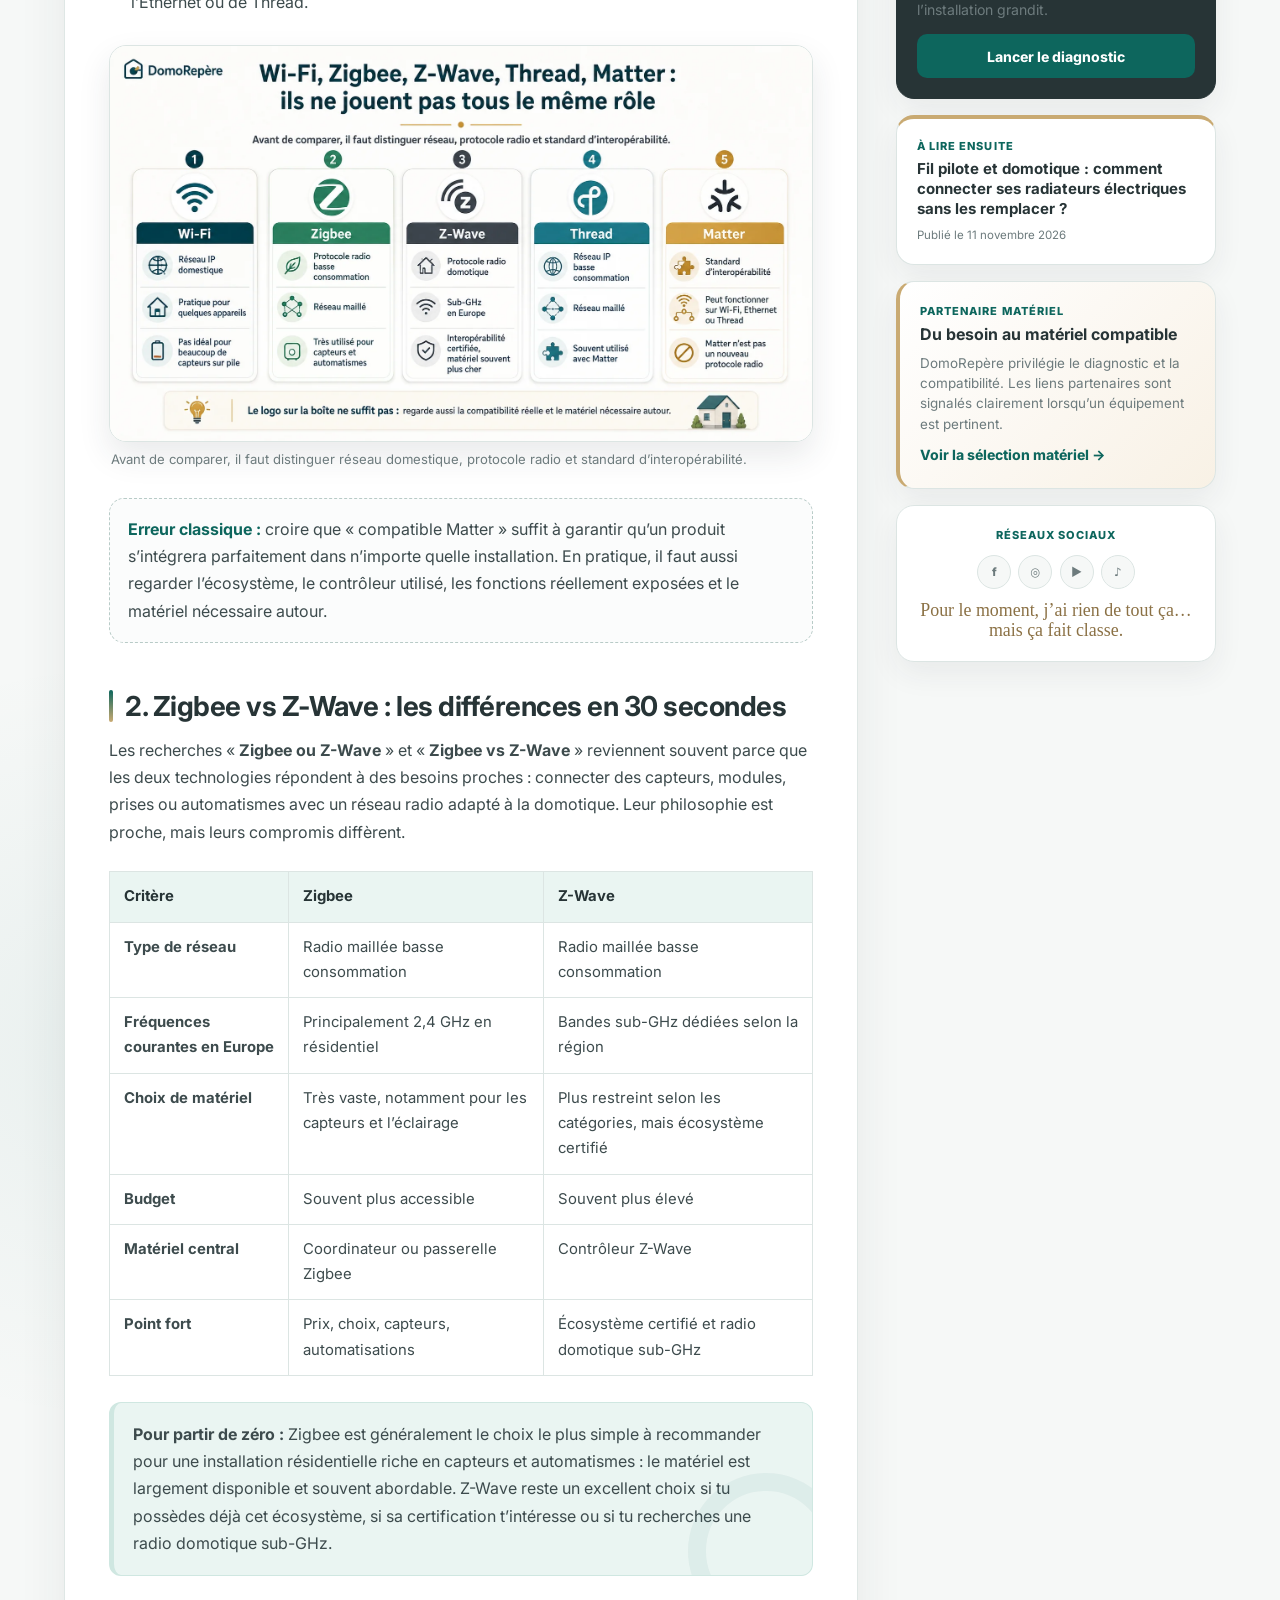
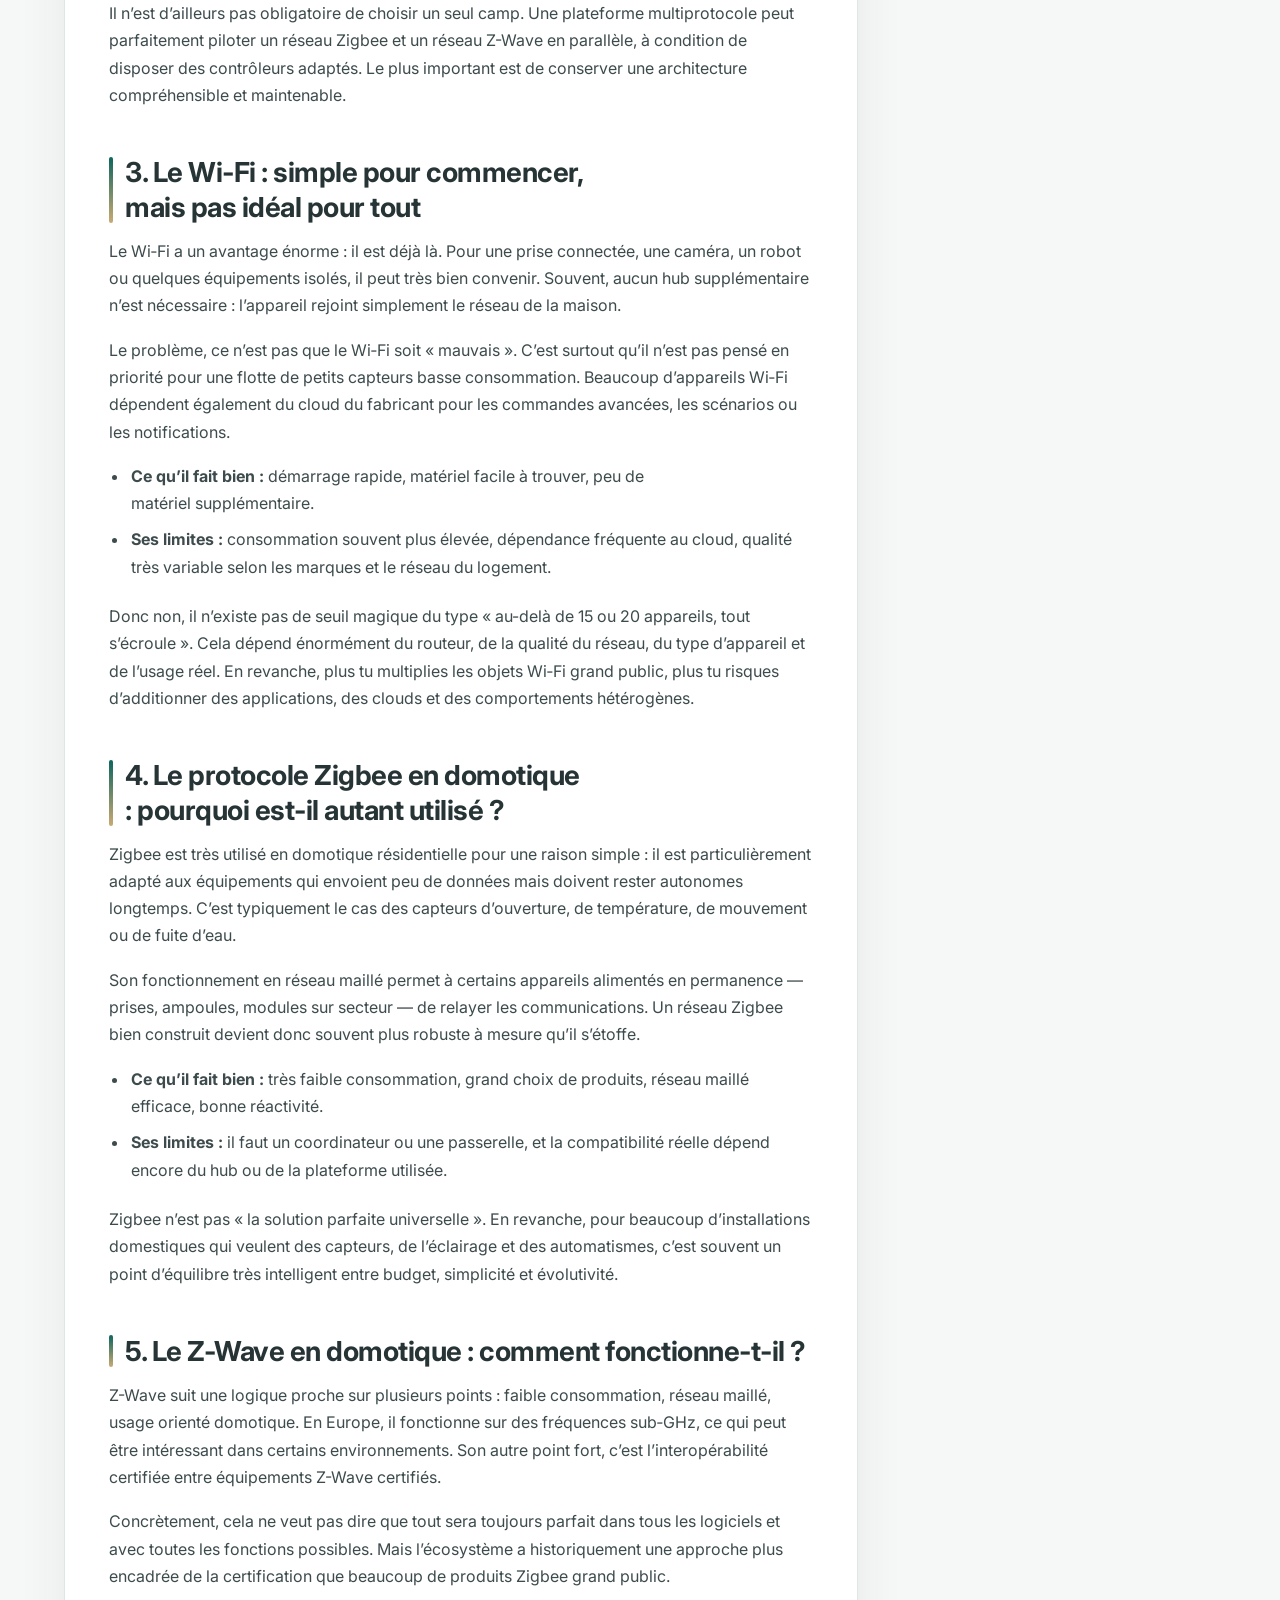
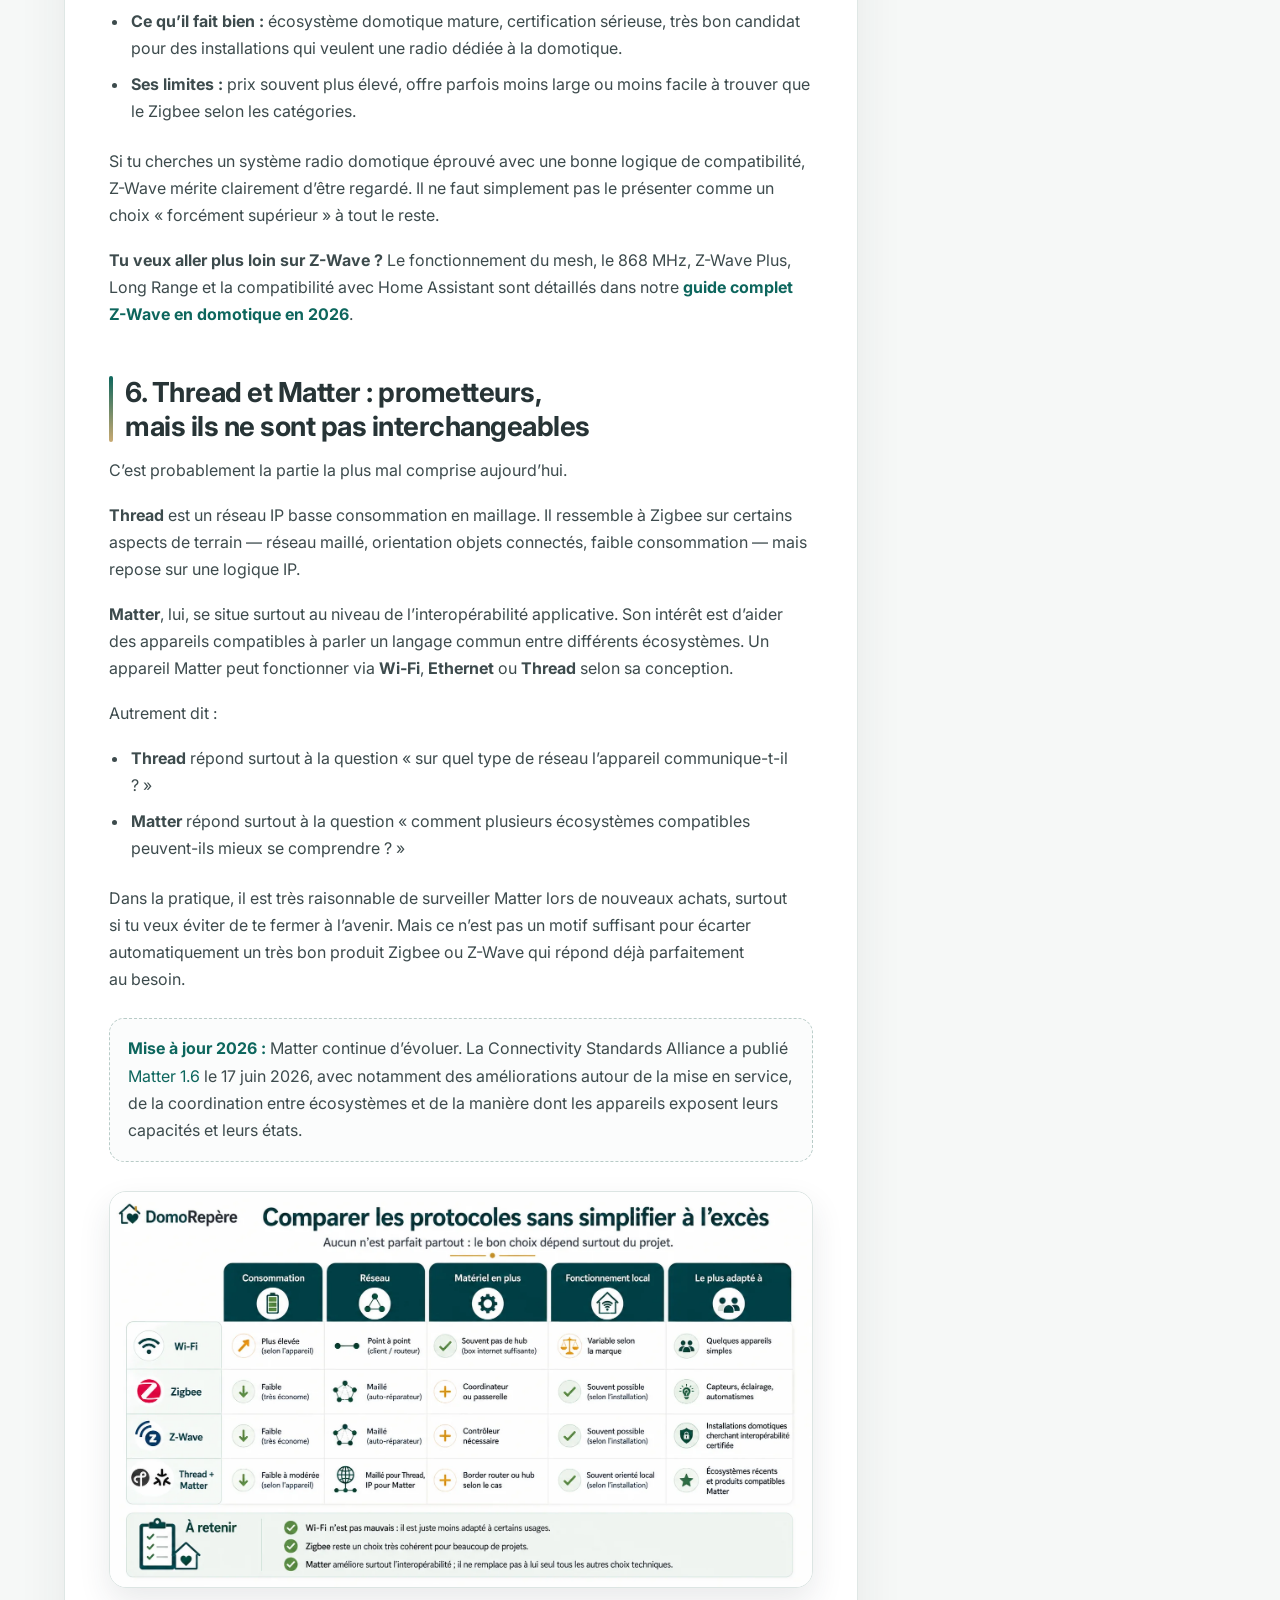
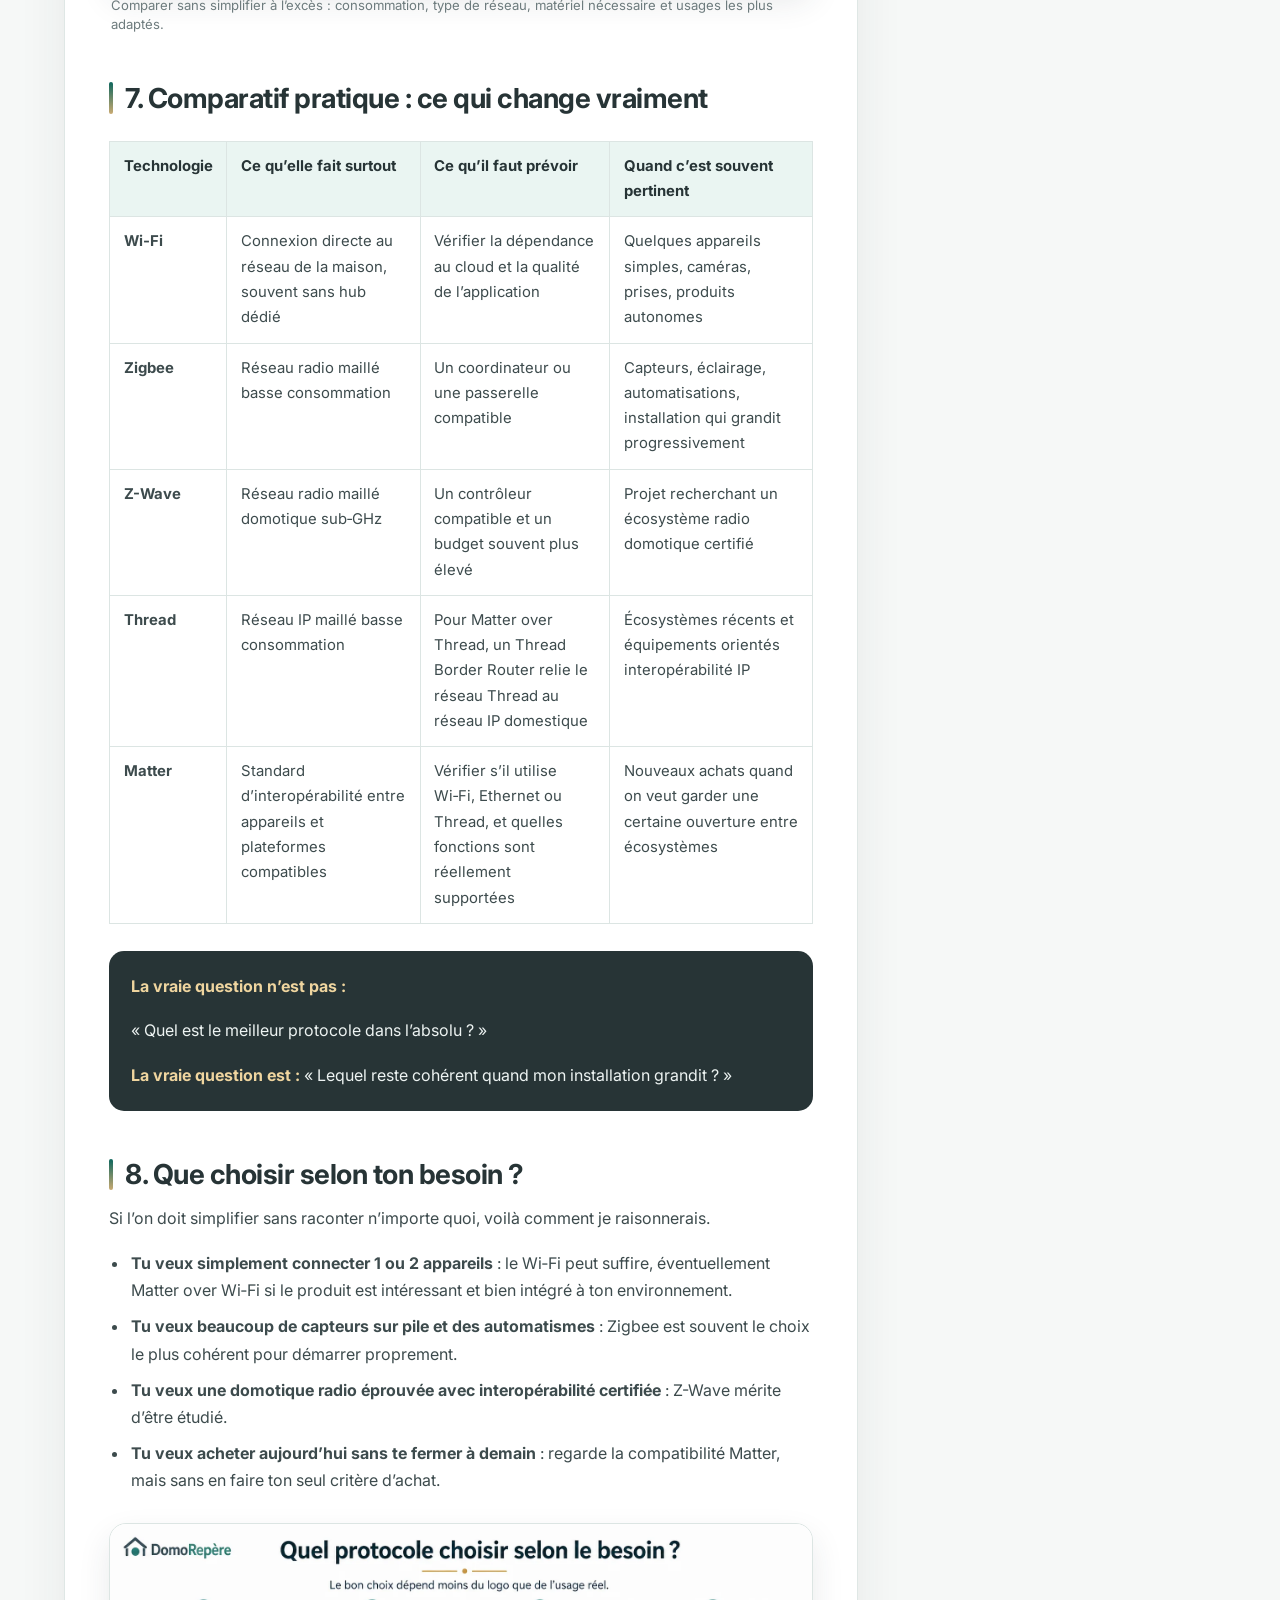
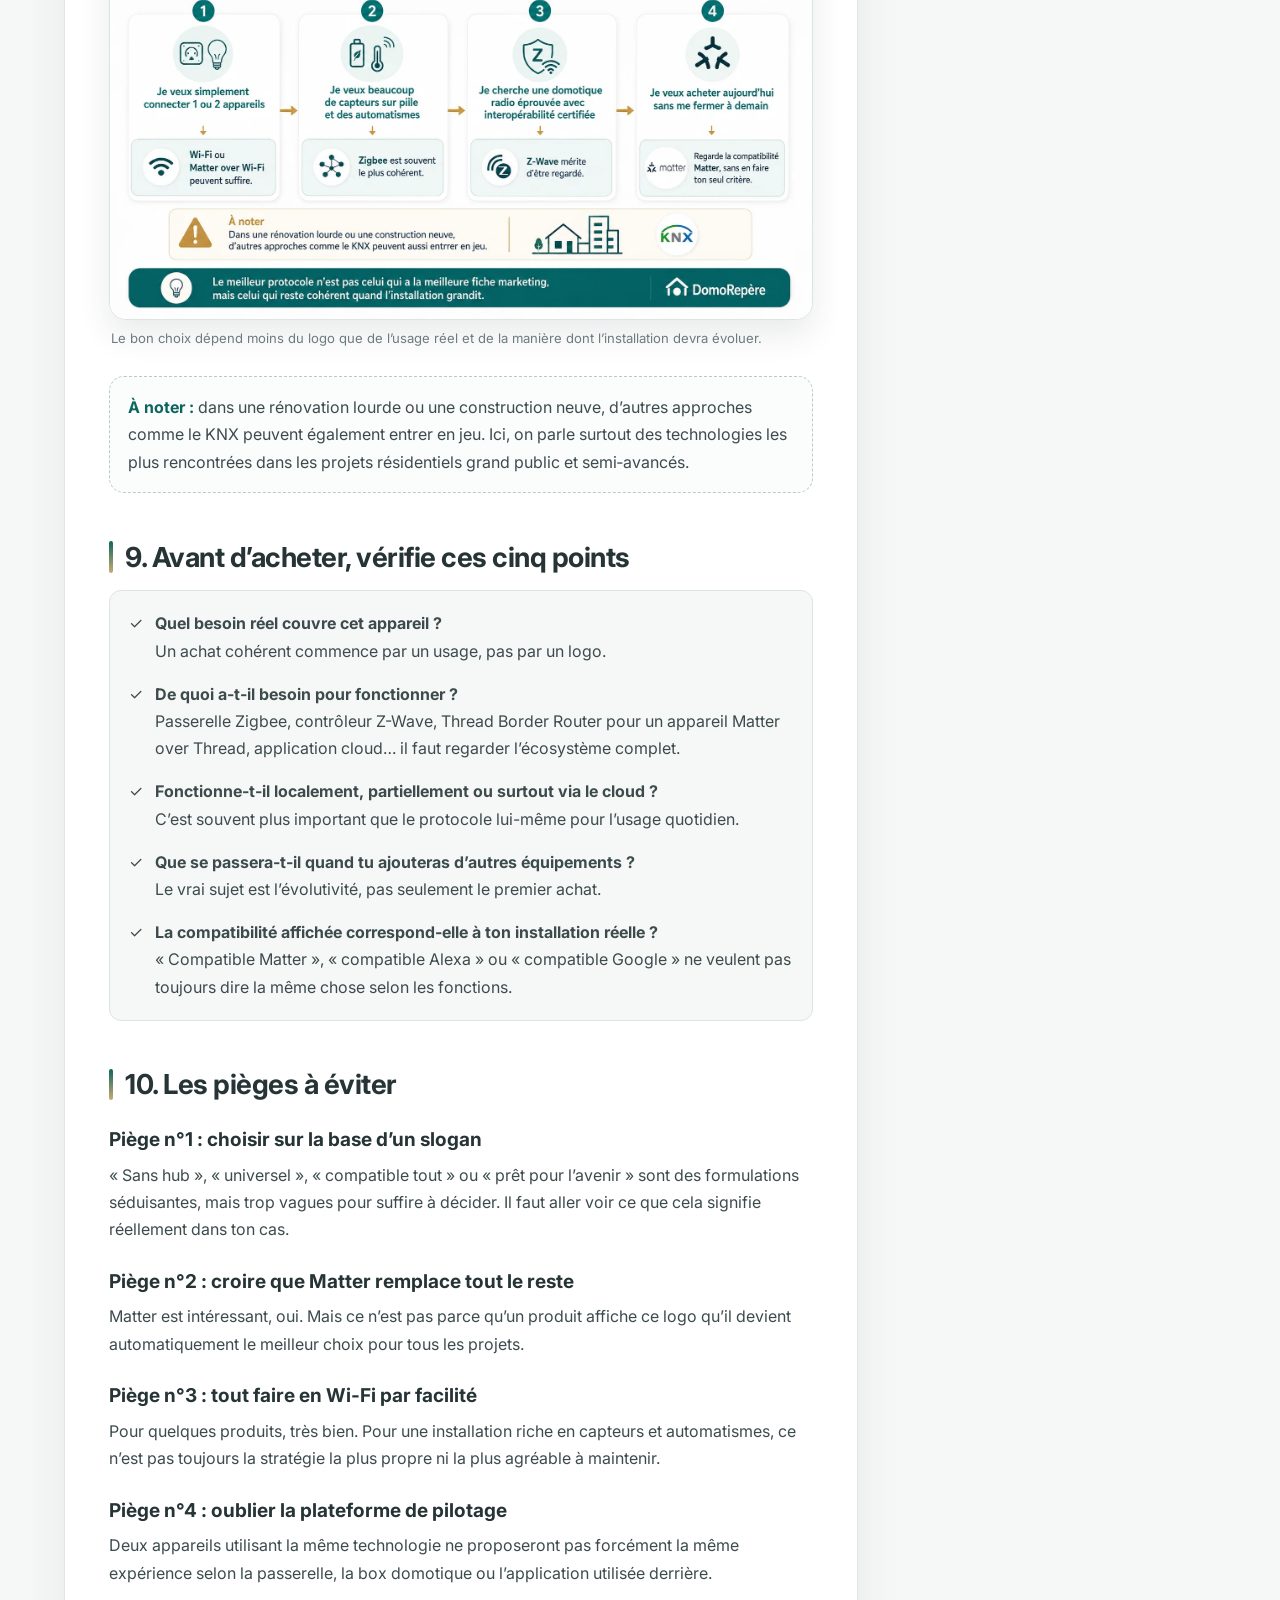
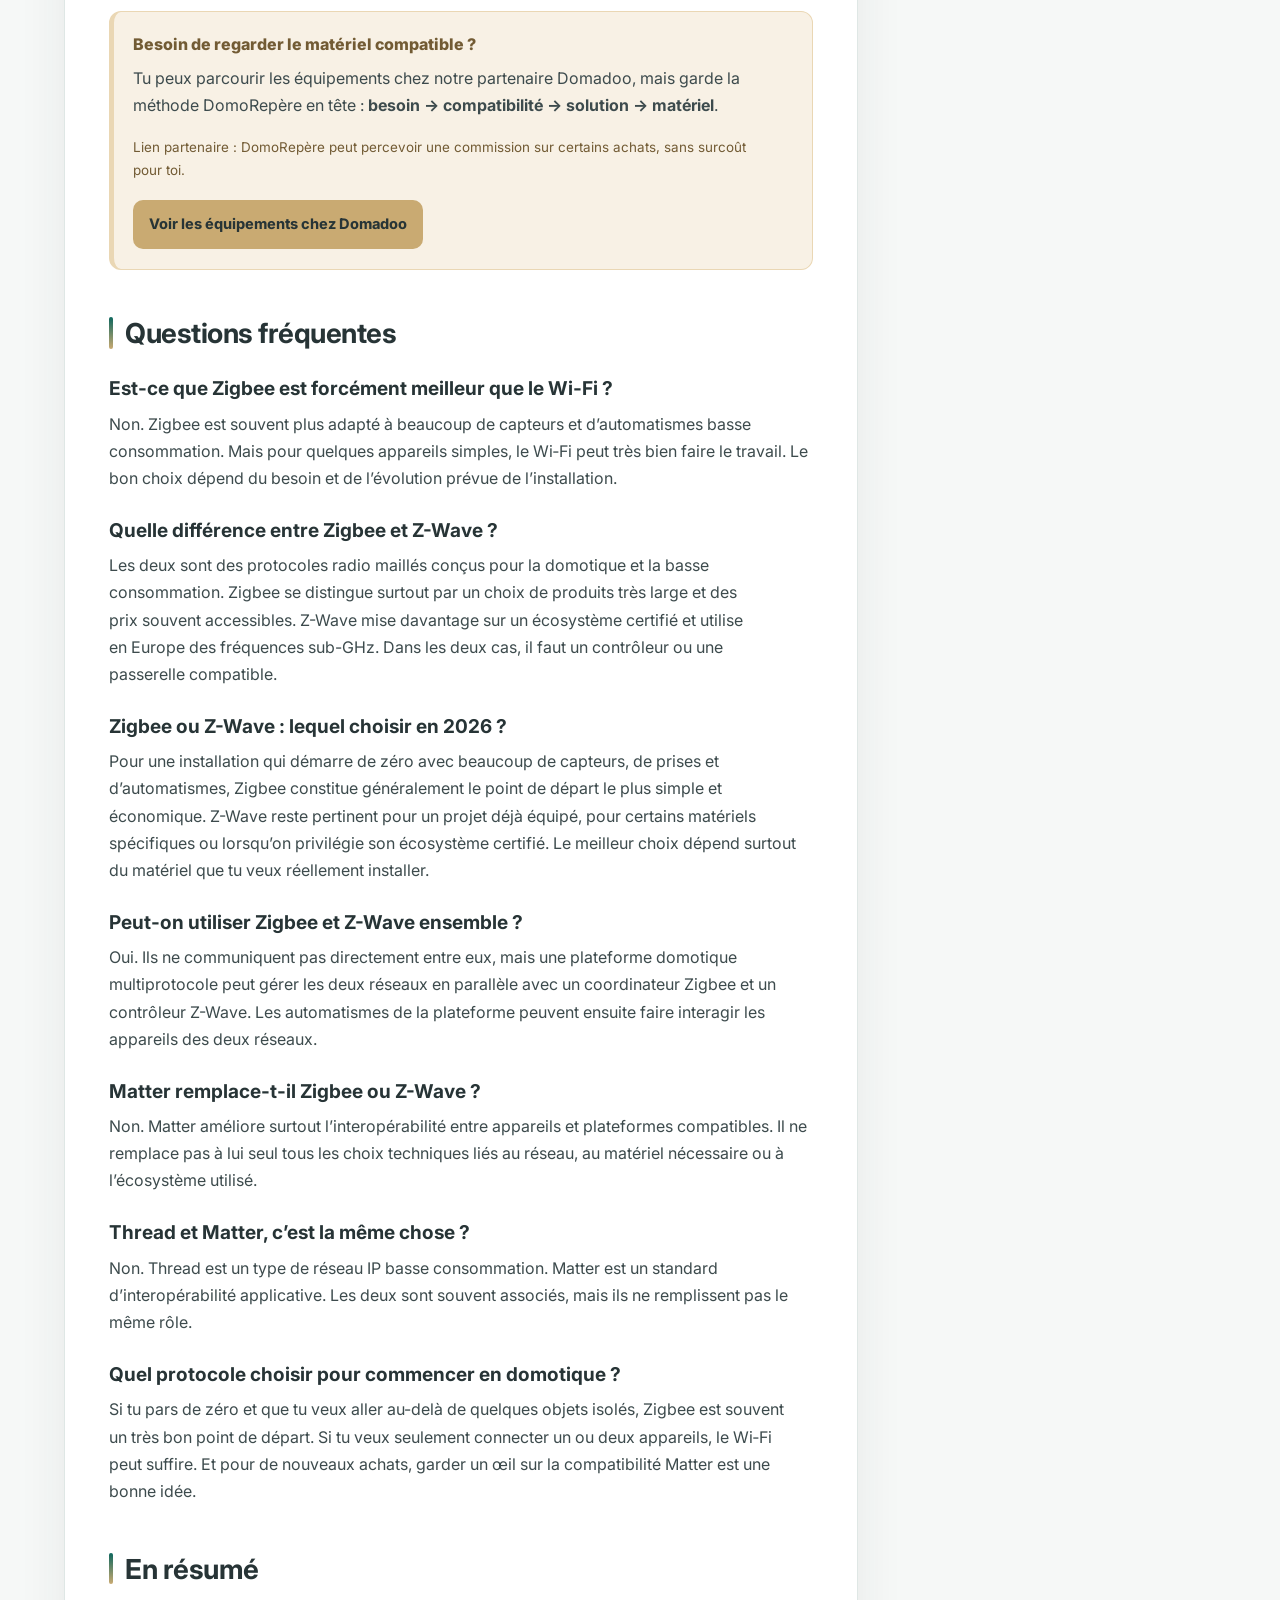
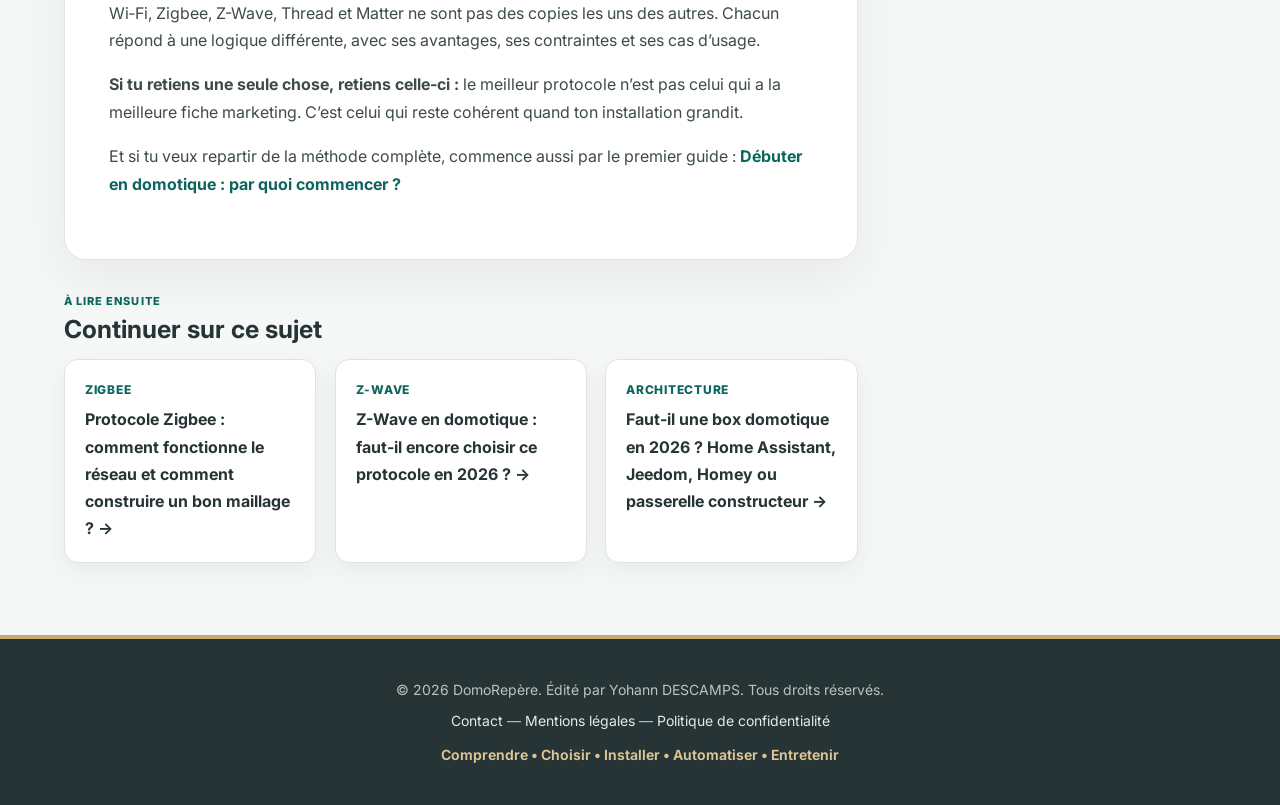
<file: article-2.html>
<!DOCTYPE html>
<html lang="fr">
<head>
<meta charset="UTF-8">
<meta name="viewport" content="width=device-width, initial-scale=1.0">

<title>Zigbee ou Z-Wave : quel protocole domotique choisir en 2026 ? — DomoRepère</title>
<meta name="description" content="Zigbee ou Z-Wave ? Comparez portée, maillage, autonomie, prix et compatibilité, puis comprenez le rôle du Wi‑Fi, de Thread et de Matter en domotique.">
<link rel="canonical" href="https://domorepere.fr/article-2.html">
<meta name="robots" content="index, follow, max-image-preview:large">
<meta name="theme-color" content="#0d665d">

<meta property="og:type" content="article">
<meta property="og:locale" content="fr_FR">
<meta property="og:site_name" content="DomoRepère">
<meta property="og:title" content="Zigbee ou Z-Wave : quel protocole domotique choisir en 2026 ? — DomoRepère">
<meta property="og:description" content="Zigbee ou Z-Wave ? Un comparatif clair pour choisir selon le réseau, le budget, la compatibilité et l’évolution de ton installation.">
<meta property="og:url" content="https://domorepere.fr/article-2.html">
<meta property="og:image" content="https://domorepere.fr/assets/brand/social-card.png">

<meta name="twitter:card" content="summary_large_image">
<meta name="twitter:title" content="Zigbee ou Z-Wave : quel protocole domotique choisir en 2026 ? — DomoRepère">
<meta name="twitter:description" content="Zigbee ou Z-Wave ? Compare les deux protocoles et comprends le rôle du Wi‑Fi, de Thread et de Matter dans une installation domotique.">
<meta name="twitter:image" content="https://domorepere.fr/assets/brand/social-card.png">

<link rel="icon" href="assets/icons/favicon-32.png" sizes="32x32" type="image/png">
<link rel="icon" href="assets/icons/favicon-192.png" sizes="192x192" type="image/png">
<link rel="apple-touch-icon" href="assets/icons/apple-touch-icon.png" sizes="180x180">

<link rel="preconnect" href="https://fonts.googleapis.com">
<link rel="preconnect" href="https://fonts.gstatic.com" crossorigin>
<link href="https://fonts.googleapis.com/css2?family=Inter:wght@400;500;600;700;800&display=swap" rel="stylesheet">

<script src="assets/js/site-preferences.js"></script>
<link rel="stylesheet" href="assets/css/theme.css">

<style>
*{box-sizing:border-box;margin:0;padding:0}
html{scroll-behavior:smooth}
body{font-family:var(--font-body);color:var(--color-text);background:var(--color-page);line-height:1.7}
a{color:var(--brand-primary);text-decoration:none;transition:var(--motion-normal) var(--motion-easing)}
a:hover{color:var(--brand-primary-hover)}
img{max-width:100%;height:auto}

.site-header{background:var(--color-header-bg);border-bottom:1px solid var(--color-border);position:sticky;top:0;z-index:100;backdrop-filter:blur(12px)}
.nav-container{max-width:1200px;margin:0 auto;padding:.85rem 1.5rem;display:flex;justify-content:space-between;align-items:center;gap:1.5rem}
.logo{display:flex;align-items:center;gap:.7rem;color:var(--color-text-strong);font-size:1.2rem;font-weight:800;white-space:nowrap}
.logo img{height:48px;width:auto;display:block}
.logo strong{color:var(--brand-primary)}
nav ul{display:flex;list-style:none;gap:1.55rem;align-items:center}
nav a{color:var(--color-text-strong);font-weight:650;font-size:.92rem}
nav a:hover,nav a.active{color:var(--brand-primary)}

.article-hero{background:linear-gradient(132deg,var(--color-hero-start) 0%,var(--color-hero-mid) 48%,var(--color-hero-end) 120%);color:var(--color-text-inverse);padding:4.6rem 1.5rem 3.6rem;position:relative;overflow:hidden}
.article-hero:after{content:"";position:absolute;width:360px;height:360px;border-radius:50%;border:1px solid rgba(201,170,114,.28);right:-160px;top:-210px}
.article-hero-inner{max-width:920px;margin:0 auto;position:relative;z-index:1}
.breadcrumb{font-size:.86rem;color:#c6d2d1;margin-bottom:1.1rem}
.breadcrumb a{color:#e6cf9f}
.eyebrow{color:#e5c995;font-size:.78rem;font-weight:800;letter-spacing:.11em;text-transform:uppercase;margin-bottom:.75rem}
h1{font-size:clamp(2.05rem,5vw,3.45rem);line-height:1.08;letter-spacing:-.035em;max-width:900px}
.lead{margin-top:1rem;max-width:780px;color:#d3dddd;font-size:1.06rem}
.meta{display:flex;flex-wrap:wrap;gap:.7rem 1rem;margin-top:1.35rem;color:#c5d1cf;font-size:.88rem}

.page-wrap{max-width:1100px;margin:0 auto;padding:2.6rem 1.5rem 4rem}
.content-grid{display:grid;grid-template-columns:minmax(0,760px) 250px;gap:2rem;align-items:start}
.article-shell{min-width:0}
.article-body{background:var(--color-surface);border:1px solid var(--color-border);border-radius:var(--radius-md);box-shadow:var(--shadow-card);padding:2.2rem}
.article-body>p:first-child{font-size:1.06rem;color:var(--color-text-strong)}
.article-body h2{color:var(--color-text-strong);font-size:1.55rem;line-height:1.25;margin:2.3rem 0 .85rem;padding-top:.2rem;scroll-margin-top:105px}
.article-body h2:first-of-type{margin-top:1.6rem}
.article-body h3{color:var(--color-text-strong);font-size:1.15rem;line-height:1.35;margin:1.6rem 0 .55rem;scroll-margin-top:105px}
.article-body p{margin-bottom:1.1rem}
.article-body ul,.article-body ol{margin:0 0 1.4rem 1.25rem}
.article-body li{margin-bottom:.55rem;padding-left:.15rem}

.highlight-box,.highlight,.callout{background:var(--color-surface-soft)!important;border:1px solid #cfe7e1!important;border-left:5px solid var(--brand-primary)!important;border-radius:12px!important;padding:1.15rem 1.2rem!important;margin:1.5rem 0!important;color:var(--color-text)!important}
.affiliate-box{background:var(--color-surface-accent)!important;border:1px solid #ead7b4!important;border-left:5px solid var(--brand-accent)!important;border-radius:12px!important;padding:1.2rem!important;margin:1.5rem 0!important}
.affiliate-box-title{color:#725b34!important;font-weight:800!important;margin-bottom:.4rem!important}
.field-note{background:#fbfcfc;border:1px dashed var(--color-border-strong);border-radius:12px;padding:1.05rem 1.15rem;margin:1.5rem 0}
.field-note strong{color:var(--brand-primary)}
.question-box{background:var(--color-surface-inverse);color:#edf3f2;border-radius:14px;padding:1.35rem;margin:1.7rem 0}
.question-box strong{color:#efd59f}
.question-box p:last-child{margin-bottom:0}

.checklist{background:var(--color-page);border:1px solid var(--color-border);border-radius:12px;padding:1.2rem;margin-top:1rem}
.checklist-item{display:flex;gap:.75rem;margin-bottom:1rem}
.checklist-item:last-child{margin-bottom:0}

.comparison-table-wrapper{overflow-x:auto;margin:1.6rem 0}
.comparison-table{width:100%;border-collapse:collapse;font-size:.93rem}
.comparison-table th,.comparison-table td{padding:.75rem .85rem;border:1px solid var(--color-border);text-align:left;vertical-align:top}
.comparison-table th{background:var(--color-surface-soft);color:var(--color-text-strong)}

.article-figure{margin:1.8rem 0}
.article-figure img{display:block;width:100%;border-radius:14px;border:1px solid var(--color-border);box-shadow:var(--shadow-card)}
.article-figure figcaption{font-size:.82rem;color:var(--color-text-muted);margin-top:.55rem;line-height:1.45}

.btn{display:inline-flex;align-items:center;justify-content:center;padding:.78rem 1rem;border-radius:10px;font-size:.91rem;font-weight:750}
.btn-primary{background:var(--brand-primary);color:var(--color-text-inverse)}
.btn-primary:hover{background:var(--brand-primary-hover);color:var(--color-text-inverse)}
.btn-affiliate{background:var(--brand-accent);color:var(--color-on-accent)}
.btn-affiliate:hover{background:#b9975c;color:var(--color-on-accent)}

.next-links{display:grid;grid-template-columns:repeat(2,minmax(0,1fr));gap:1rem;margin-top:1.3rem}
.next-card{background:var(--color-surface);border:1px solid var(--color-border);border-radius:14px;padding:1.1rem;box-shadow:var(--shadow-card)}
.next-card span{display:block;color:var(--brand-primary);font-size:.75rem;font-weight:800;text-transform:uppercase;letter-spacing:.06em;margin-bottom:.35rem}
.next-card strong{color:var(--color-text-strong);line-height:1.35}

.sidebar{position:sticky;top:88px}
.side-card{background:var(--color-surface);border:1px solid var(--color-border);border-radius:var(--radius-md);padding:1.15rem;box-shadow:var(--shadow-card);margin-bottom:1rem}
.side-card h2{font-size:1rem;color:var(--color-text-strong);margin-bottom:.65rem}
.side-card ul{list-style:none}
.side-card li+li{margin-top:.55rem}
.side-card a{font-size:.88rem;line-height:1.35}
.side-card p{font-size:.88rem;color:var(--color-text-muted)}

footer{background:var(--color-footer-bg);color:var(--color-text-inverse-muted);padding:2.4rem 1.5rem;text-align:center;font-size:.875rem;border-top:4px solid var(--brand-accent)}
footer a{color:#e2ebe9}
.footer-tagline{color:#dfc596;font-weight:650;margin-top:.65rem}

@media(max-width:900px){
  .content-grid{grid-template-columns:1fr}
  .sidebar{position:static;display:grid;grid-template-columns:repeat(2,minmax(0,1fr));gap:1rem}
  .side-card{margin:0}
}
@media(max-width:720px){
  .nav-container{flex-direction:column;gap:.7rem;padding:.7rem 1rem}
  nav ul{flex-wrap:wrap;justify-content:center;gap:.55rem 1rem}
  .article-hero{padding:3.6rem 1rem 3rem}
  .page-wrap{padding:2rem 1rem 3rem}
  .article-body{padding:1.35rem}
  .sidebar,.next-links{grid-template-columns:1fr}
}
</style>

<link rel="stylesheet" href="assets/css/article-layout-v2.css">

<script type="application/ld+json">
{
  "@context":"https://schema.org",
  "@type":"Article",
  "headline":"Zigbee ou Z-Wave : quel protocole domotique choisir en 2026 ?",
  "description":"Un comparatif clair entre Zigbee et Z-Wave, avec Wi‑Fi, Thread et Matter en complément, pour choisir un protocole domotique cohérent selon son projet.",
  "inLanguage":"fr-FR",
  "mainEntityOfPage":"https://domorepere.fr/article-2.html",
  "dateModified":"2026-10-13",
  "author":{"@type":"Person","name":"Yohann DESCAMPS"},
  "publisher":{"@type":"Organization","name":"DomoRepère","url":"https://domorepere.fr/"}
}
</script>
<link rel="stylesheet" href="assets/css/mobile-fixes.css">
<link rel="stylesheet" href="assets/css/sidebar-v2.css">
<script defer src="assets/js/mobile-fixes.js"></script>
  <link href="assets/css/skip-link.css" rel="stylesheet"/>
</head>

<body class="page-article article-modern">
  <a class="skip-link" href="#main-content">Aller au contenu</a>

<header class="site-header">
  <div class="nav-container">
    <a href="index.html" class="logo">
      <img src="assets/brand/logo.png" alt="Logo DomoRepère">
      <span>Domo<strong>Repère</strong></span>
    </a>
    <nav aria-label="Navigation principale">
      <ul>
        <li><a href="index.html">Accueil</a></li>
        <li><a href="index.html#quiz">Guide interactif</a></li>
        <li><a class="active" href="articles.html">Guides &amp; articles</a></li>
        <li><a href="mon-installation.html">Le Lab</a></li>
        <li><a href="index.html#contact">Contact</a></li>
      </ul>
    </nav>
  </div>
  <div class="reading-progress" aria-hidden="true"><span></span></div>
</header>

<main id="main-content" tabindex="-1">

<section class="article-hero">
  <div class="article-hero-inner">
    <div class="breadcrumb">
      <a href="index.html">Accueil</a> › <a href="articles.html">Guides</a> › Protocoles &amp; technologies
    </div>
    <div class="eyebrow">Protocoles • compatibilité • réseau</div>
    <h1>Zigbee ou Z-Wave : quel protocole domotique choisir ? Comparatif Wi‑Fi, Thread et Matter</h1>
    <p class="lead">Zigbee ou Z-Wave ? Les deux sont conçus pour la domotique, mais ils ne font pas les mêmes compromis. On les compare d’abord clairement, puis on replace Wi‑Fi, Thread et Matter dans le bon contexte.</p>
    <div class="meta">
      <span>⏱️ 11 min</span>
      <span>🗓️ Mis à jour le 13 octobre 2026</span>
      <span>📚 Protocoles &amp; technologies</span>
    </div>
  </div>
</section>

<div class="page-wrap">
<div class="content-grid">

<div class="article-shell">

<article class="article-body">

<p>Quand on commence à regarder la domotique, on a vite l’impression qu’il faut choisir un camp : Wi‑Fi, Zigbee, Z-Wave, Thread, Matter… et si possible le bon dès le premier achat. En réalité, la première difficulté vient surtout d’un malentendu : <strong>ces termes ne jouent pas tous le même rôle</strong>.</p>

<p>Certains désignent un réseau radio ou réseau IP, d’autres un standard d’interopérabilité. Et c’est précisément ce qui crée beaucoup de confusion au moment d’acheter. Un appareil peut par exemple être compatible Matter sans être « meilleur » qu’un appareil Zigbee : il ne répond simplement pas exactement à la même logique.</p>

<p>Dans ce guide, on va donc comparer ces technologies sans slogans et sans raccourcis. L’objectif n’est pas de te réciter une fiche marketing, mais de t’aider à construire une installation cohérente, évolutive et agréable à utiliser au quotidien.</p>

<div class="highlight-box">
  <strong>Le point clé à retenir :</strong> Matter n’est pas un nouveau protocole radio miracle qui remplace Zigbee, Z-Wave ou le Wi‑Fi. Il sert surtout à améliorer l’interopérabilité entre certains appareils et écosystèmes compatibles.
</div>

<h2 id="1-comprendre-les-roles">1. Avant de comparer, il faut comprendre qui fait quoi</h2>

<p>Si l’on mélange tout, on finit vite par comparer des choses qui ne sont pas au même niveau.</p>

<ul>
  <li><strong>Wi‑Fi</strong> : un réseau IP très courant dans la maison, déjà présent via la box ou le routeur.</li>
  <li><strong>Zigbee</strong> : un protocole radio basse consommation, très répandu pour les capteurs, prises, ampoules et automatismes.</li>
  <li><strong>Z-Wave</strong> : un autre protocole radio domotique, fonctionnant en Europe sur des fréquences sub‑GHz, avec un écosystème certifié.</li>
  <li><strong>Thread</strong> : un réseau IP maillé basse consommation, conçu pour les objets connectés.</li>
  <li><strong>Matter</strong> : un standard d’interopérabilité qui peut s’appuyer notamment sur du Wi‑Fi, de l’Ethernet ou de Thread.</li>
</ul>

<figure class="article-figure">
  <img src="assets/images/articles/article-2/protocoles-domotiques-roles.webp"
       alt="Infographie DomoRepère montrant les rôles respectifs du Wi‑Fi, Zigbee, Z-Wave, Thread et Matter"
       width="1672" height="941" loading="lazy" decoding="async">
  <figcaption>Avant de comparer, il faut distinguer réseau domestique, protocole radio et standard d’interopérabilité.</figcaption>
</figure>

<div class="field-note">
  <strong>Erreur classique :</strong> croire que « compatible Matter » suffit à garantir qu’un produit s’intégrera parfaitement dans n’importe quelle installation. En pratique, il faut aussi regarder l’écosystème, le contrôleur utilisé, les fonctions réellement exposées et le matériel nécessaire autour.
</div>

<h2 id="zigbee-vs-zwave">2. Zigbee vs Z-Wave : les différences en 30 secondes</h2>

<p>Les recherches « <strong>Zigbee ou Z-Wave</strong> » et « <strong>Zigbee vs Z-Wave</strong> » reviennent souvent parce que les deux technologies répondent à des besoins proches : connecter des capteurs, modules, prises ou automatismes avec un réseau radio adapté à la domotique. Leur philosophie est proche, mais leurs compromis diffèrent.</p>

<div class="comparison-table-wrapper">
<table class="comparison-table">
  <thead>
    <tr>
      <th>Critère</th>
      <th>Zigbee</th>
      <th>Z-Wave</th>
    </tr>
  </thead>
  <tbody>
    <tr>
      <td><strong>Type de réseau</strong></td>
      <td>Radio maillée basse consommation</td>
      <td>Radio maillée basse consommation</td>
    </tr>
    <tr>
      <td><strong>Fréquences courantes en Europe</strong></td>
      <td>Principalement 2,4 GHz en résidentiel</td>
      <td>Bandes sub-GHz dédiées selon la région</td>
    </tr>
    <tr>
      <td><strong>Choix de matériel</strong></td>
      <td>Très vaste, notamment pour les capteurs et l’éclairage</td>
      <td>Plus restreint selon les catégories, mais écosystème certifié</td>
    </tr>
    <tr>
      <td><strong>Budget</strong></td>
      <td>Souvent plus accessible</td>
      <td>Souvent plus élevé</td>
    </tr>
    <tr>
      <td><strong>Matériel central</strong></td>
      <td>Coordinateur ou passerelle Zigbee</td>
      <td>Contrôleur Z-Wave</td>
    </tr>
    <tr>
      <td><strong>Point fort</strong></td>
      <td>Prix, choix, capteurs, automatisations</td>
      <td>Écosystème certifié et radio domotique sub-GHz</td>
    </tr>
  </tbody>
</table>
</div>

<div class="highlight-box">
  <strong>Pour partir de zéro :</strong> Zigbee est généralement le choix le plus simple à recommander pour une installation résidentielle riche en capteurs et automatismes : le matériel est largement disponible et souvent abordable. Z-Wave reste un excellent choix si tu possèdes déjà cet écosystème, si sa certification t’intéresse ou si tu recherches une radio domotique sub-GHz.
</div>

<p>Il n’est d’ailleurs pas obligatoire de choisir un seul camp. Une plateforme multiprotocole peut parfaitement piloter un réseau Zigbee et un réseau Z-Wave en parallèle, à condition de disposer des contrôleurs adaptés. Le plus important est de conserver une architecture compréhensible et maintenable.</p>

<h2 id="2-wifi">3. Le Wi‑Fi : simple pour commencer, mais pas idéal pour tout</h2>

<p>Le Wi‑Fi a un avantage énorme : il est déjà là. Pour une prise connectée, une caméra, un robot ou quelques équipements isolés, il peut très bien convenir. Souvent, aucun hub supplémentaire n’est nécessaire : l’appareil rejoint simplement le réseau de la maison.</p>

<p>Le problème, ce n’est pas que le Wi‑Fi soit « mauvais ». C’est surtout qu’il n’est pas pensé en priorité pour une flotte de petits capteurs basse consommation. Beaucoup d’appareils Wi‑Fi dépendent également du cloud du fabricant pour les commandes avancées, les scénarios ou les notifications.</p>

<ul>
  <li><strong>Ce qu’il fait bien :</strong> démarrage rapide, matériel facile à trouver, peu de matériel supplémentaire.</li>
  <li><strong>Ses limites :</strong> consommation souvent plus élevée, dépendance fréquente au cloud, qualité très variable selon les marques et le réseau du logement.</li>
</ul>

<p>Donc non, il n’existe pas de seuil magique du type « au-delà de 15 ou 20 appareils, tout s’écroule ». Cela dépend énormément du routeur, de la qualité du réseau, du type d’appareil et de l’usage réel. En revanche, plus tu multiplies les objets Wi‑Fi grand public, plus tu risques d’additionner des applications, des clouds et des comportements hétérogènes.</p>

<h2 id="3-zigbee">4. Le protocole Zigbee en domotique : pourquoi est-il autant utilisé ?</h2>

<p>Zigbee est très utilisé en domotique résidentielle pour une raison simple : il est particulièrement adapté aux équipements qui envoient peu de données mais doivent rester autonomes longtemps. C’est typiquement le cas des capteurs d’ouverture, de température, de mouvement ou de fuite d’eau.</p>

<p>Son fonctionnement en réseau maillé permet à certains appareils alimentés en permanence — prises, ampoules, modules sur secteur — de relayer les communications. Un réseau Zigbee bien construit devient donc souvent plus robuste à mesure qu’il s’étoffe.</p>

<ul>
  <li><strong>Ce qu’il fait bien :</strong> très faible consommation, grand choix de produits, réseau maillé efficace, bonne réactivité.</li>
  <li><strong>Ses limites :</strong> il faut un coordinateur ou une passerelle, et la compatibilité réelle dépend encore du hub ou de la plateforme utilisée.</li>
</ul>

<p>Zigbee n’est pas « la solution parfaite universelle ». En revanche, pour beaucoup d’installations domestiques qui veulent des capteurs, de l’éclairage et des automatismes, c’est souvent un point d’équilibre très intelligent entre budget, simplicité et évolutivité.</p>

<h2 id="4-zwave">5. Le Z-Wave en domotique : comment fonctionne-t-il ?</h2>

<p>Z-Wave suit une logique proche sur plusieurs points : faible consommation, réseau maillé, usage orienté domotique. En Europe, il fonctionne sur des fréquences sub‑GHz, ce qui peut être intéressant dans certains environnements. Son autre point fort, c’est l’interopérabilité certifiée entre équipements Z-Wave certifiés.</p>

<p>Concrètement, cela ne veut pas dire que tout sera toujours parfait dans tous les logiciels et avec toutes les fonctions possibles. Mais l’écosystème a historiquement une approche plus encadrée de la certification que beaucoup de produits Zigbee grand public.</p>

<ul>
  <li><strong>Ce qu’il fait bien :</strong> écosystème domotique mature, certification sérieuse, très bon candidat pour des installations qui veulent une radio dédiée à la domotique.</li>
  <li><strong>Ses limites :</strong> prix souvent plus élevé, offre parfois moins large ou moins facile à trouver que le Zigbee selon les catégories.</li>
</ul>

<p>Si tu cherches un système radio domotique éprouvé avec une bonne logique de compatibilité, Z-Wave mérite clairement d’être regardé. Il ne faut simplement pas le présenter comme un choix « forcément supérieur » à tout le reste.</p>


<p><strong>Tu veux aller plus loin sur Z-Wave ?</strong> Le fonctionnement du mesh, le 868 MHz, Z-Wave Plus, Long Range et la compatibilité avec Home Assistant sont détaillés dans notre <a href="z-wave-domotique.html"><strong>guide complet Z-Wave en domotique en 2026</strong></a>.</p>

<h2 id="5-thread-matter">6. Thread et Matter : prometteurs, mais ils ne sont pas interchangeables</h2>

<p>C’est probablement la partie la plus mal comprise aujourd’hui.</p>

<p><strong>Thread</strong> est un réseau IP basse consommation en maillage. Il ressemble à Zigbee sur certains aspects de terrain — réseau maillé, orientation objets connectés, faible consommation — mais repose sur une logique IP.</p>

<p><strong>Matter</strong>, lui, se situe surtout au niveau de l’interopérabilité applicative. Son intérêt est d’aider des appareils compatibles à parler un langage commun entre différents écosystèmes. Un appareil Matter peut fonctionner via <strong>Wi‑Fi</strong>, <strong>Ethernet</strong> ou <strong>Thread</strong> selon sa conception.</p>

<p>Autrement dit :</p>
<ul>
  <li><strong>Thread</strong> répond surtout à la question « sur quel type de réseau l’appareil communique-t-il ? »</li>
  <li><strong>Matter</strong> répond surtout à la question « comment plusieurs écosystèmes compatibles peuvent-ils mieux se comprendre ? »</li>
</ul>

<p>Dans la pratique, il est très raisonnable de surveiller Matter lors de nouveaux achats, surtout si tu veux éviter de te fermer à l’avenir. Mais ce n’est pas un motif suffisant pour écarter automatiquement un très bon produit Zigbee ou Z-Wave qui répond déjà parfaitement au besoin.</p>

<div class="field-note">
  <strong>Mise à jour 2026 :</strong> Matter continue d’évoluer. La Connectivity Standards Alliance a publié <a href="https://csa-iot.org/newsroom/matter-1-6-enables-more-intuitive-setup-multi-ecosystem-experiences-and-context-driven-control/" target="_blank" rel="noopener">Matter 1.6</a> le 17 juin 2026, avec notamment des améliorations autour de la mise en service, de la coordination entre écosystèmes et de la manière dont les appareils exposent leurs capacités et leurs états.
</div>

<figure class="article-figure">
  <img src="assets/images/articles/article-2/protocoles-domotiques-comparatif.webp"
       alt="Tableau comparatif pratique entre Wi‑Fi, Zigbee, Z-Wave, Thread et Matter"
       width="1672" height="941" loading="lazy" decoding="async">
  <figcaption>Comparer sans simplifier à l’excès : consommation, type de réseau, matériel nécessaire et usages les plus adaptés.</figcaption>
</figure>

<h2 id="6-comparatif">7. Comparatif pratique : ce qui change vraiment</h2>

<div class="comparison-table-wrapper">
<table class="comparison-table">
  <thead>
    <tr>
      <th>Technologie</th>
      <th>Ce qu’elle fait surtout</th>
      <th>Ce qu’il faut prévoir</th>
      <th>Quand c’est souvent pertinent</th>
    </tr>
  </thead>
  <tbody>
    <tr>
      <td><strong>Wi‑Fi</strong></td>
      <td>Connexion directe au réseau de la maison, souvent sans hub dédié</td>
      <td>Vérifier la dépendance au cloud et la qualité de l’application</td>
      <td>Quelques appareils simples, caméras, prises, produits autonomes</td>
    </tr>
    <tr>
      <td><strong>Zigbee</strong></td>
      <td>Réseau radio maillé basse consommation</td>
      <td>Un coordinateur ou une passerelle compatible</td>
      <td>Capteurs, éclairage, automatisations, installation qui grandit progressivement</td>
    </tr>
    <tr>
      <td><strong>Z-Wave</strong></td>
      <td>Réseau radio maillé domotique sub‑GHz</td>
      <td>Un contrôleur compatible et un budget souvent plus élevé</td>
      <td>Projet recherchant un écosystème radio domotique certifié</td>
    </tr>
    <tr>
      <td><strong>Thread</strong></td>
      <td>Réseau IP maillé basse consommation</td>
      <td>Pour Matter over Thread, un Thread Border Router relie le réseau Thread au réseau IP domestique</td>
      <td>Écosystèmes récents et équipements orientés interopérabilité IP</td>
    </tr>
    <tr>
      <td><strong>Matter</strong></td>
      <td>Standard d’interopérabilité entre appareils et plateformes compatibles</td>
      <td>Vérifier s’il utilise Wi‑Fi, Ethernet ou Thread, et quelles fonctions sont réellement supportées</td>
      <td>Nouveaux achats quand on veut garder une certaine ouverture entre écosystèmes</td>
    </tr>
  </tbody>
</table>
</div>

<div class="question-box">
  <p><strong>La vraie question n’est pas :</strong></p>
  <p>« Quel est le meilleur protocole dans l’absolu ? »</p>
  <p><strong>La vraie question est :</strong> « Lequel reste cohérent quand mon installation grandit ? »</p>
</div>

<h2 id="7-choisir-selon-besoin">8. Que choisir selon ton besoin ?</h2>

<p>Si l’on doit simplifier sans raconter n’importe quoi, voilà comment je raisonnerais.</p>

<ul>
  <li><strong>Tu veux simplement connecter 1 ou 2 appareils</strong> : le Wi‑Fi peut suffire, éventuellement Matter over Wi‑Fi si le produit est intéressant et bien intégré à ton environnement.</li>
  <li><strong>Tu veux beaucoup de capteurs sur pile et des automatismes</strong> : Zigbee est souvent le choix le plus cohérent pour démarrer proprement.</li>
  <li><strong>Tu veux une domotique radio éprouvée avec interopérabilité certifiée</strong> : Z-Wave mérite d’être étudié.</li>
  <li><strong>Tu veux acheter aujourd’hui sans te fermer à demain</strong> : regarde la compatibilité Matter, mais sans en faire ton seul critère d’achat.</li>
</ul>

<figure class="article-figure">
  <img src="assets/images/articles/article-2/choisir-protocole-domotique-selon-besoin.webp"
       alt="Guide visuel pour choisir un protocole domotique selon le besoin"
       width="1672" height="941" loading="lazy" decoding="async">
  <figcaption>Le bon choix dépend moins du logo que de l’usage réel et de la manière dont l’installation devra évoluer.</figcaption>
</figure>

<div class="field-note">
  <strong>À noter :</strong> dans une rénovation lourde ou une construction neuve, d’autres approches comme le KNX peuvent également entrer en jeu. Ici, on parle surtout des technologies les plus rencontrées dans les projets résidentiels grand public et semi‑avancés.
</div>

<h2 id="8-avant-achat">9. Avant d’acheter, vérifie ces cinq points</h2>

<div class="checklist">
  <div class="checklist-item">
    <span>✓</span>
    <div><strong>Quel besoin réel couvre cet appareil ?</strong><br>Un achat cohérent commence par un usage, pas par un logo.</div>
  </div>
  <div class="checklist-item">
    <span>✓</span>
    <div><strong>De quoi a-t-il besoin pour fonctionner ?</strong><br>Passerelle Zigbee, contrôleur Z-Wave, Thread Border Router pour un appareil Matter over Thread, application cloud… il faut regarder l’écosystème complet.</div>
  </div>
  <div class="checklist-item">
    <span>✓</span>
    <div><strong>Fonctionne-t-il localement, partiellement ou surtout via le cloud ?</strong><br>C’est souvent plus important que le protocole lui-même pour l’usage quotidien.</div>
  </div>
  <div class="checklist-item">
    <span>✓</span>
    <div><strong>Que se passera-t-il quand tu ajouteras d’autres équipements ?</strong><br>Le vrai sujet est l’évolutivité, pas seulement le premier achat.</div>
  </div>
  <div class="checklist-item">
    <span>✓</span>
    <div><strong>La compatibilité affichée correspond-elle à ton installation réelle ?</strong><br>« Compatible Matter », « compatible Alexa » ou « compatible Google » ne veulent pas toujours dire la même chose selon les fonctions.</div>
  </div>
</div>

<h2 id="9-pieges">10. Les pièges à éviter</h2>

<h3>Piège n°1 : choisir sur la base d’un slogan</h3>
<p>« Sans hub », « universel », « compatible tout » ou « prêt pour l’avenir » sont des formulations séduisantes, mais trop vagues pour suffire à décider. Il faut aller voir ce que cela signifie réellement dans ton cas.</p>

<h3>Piège n°2 : croire que Matter remplace tout le reste</h3>
<p>Matter est intéressant, oui. Mais ce n’est pas parce qu’un produit affiche ce logo qu’il devient automatiquement le meilleur choix pour tous les projets.</p>

<h3>Piège n°3 : tout faire en Wi‑Fi par facilité</h3>
<p>Pour quelques produits, très bien. Pour une installation riche en capteurs et automatismes, ce n’est pas toujours la stratégie la plus propre ni la plus agréable à maintenir.</p>

<h3>Piège n°4 : oublier la plateforme de pilotage</h3>
<p>Deux appareils utilisant la même technologie ne proposeront pas forcément la même expérience selon la passerelle, la box domotique ou l’application utilisée derrière.</p>

<div class="affiliate-box">
  <div class="affiliate-box-title">Besoin de regarder le matériel compatible ?</div>
  <p>Tu peux parcourir les équipements chez notre partenaire Domadoo, mais garde la méthode DomoRepère en tête : <strong>besoin → compatibilité → solution → matériel</strong>.</p>
  <p style="font-size:.84rem;color:#725b34">Lien partenaire : DomoRepère peut percevoir une commission sur certains achats, sans surcoût pour toi.</p>
  <a class="btn btn-affiliate" href="https://www.domadoo.fr/fr/?domid=147" rel="noopener sponsored" target="_blank">Voir les équipements chez Domadoo</a>
</div>

<h2 id="faq">Questions fréquentes</h2>

<h3>Est-ce que Zigbee est forcément meilleur que le Wi‑Fi ?</h3>
<p>Non. Zigbee est souvent plus adapté à beaucoup de capteurs et d’automatismes basse consommation. Mais pour quelques appareils simples, le Wi‑Fi peut très bien faire le travail. Le bon choix dépend du besoin et de l’évolution prévue de l’installation.</p>

<h3>Quelle différence entre Zigbee et Z-Wave ?</h3>
<p>Les deux sont des protocoles radio maillés conçus pour la domotique et la basse consommation. Zigbee se distingue surtout par un choix de produits très large et des prix souvent accessibles. Z-Wave mise davantage sur un écosystème certifié et utilise en Europe des fréquences sub-GHz. Dans les deux cas, il faut un contrôleur ou une passerelle compatible.</p>

<h3>Zigbee ou Z-Wave : lequel choisir en 2026 ?</h3>
<p>Pour une installation qui démarre de zéro avec beaucoup de capteurs, de prises et d’automatismes, Zigbee constitue généralement le point de départ le plus simple et économique. Z-Wave reste pertinent pour un projet déjà équipé, pour certains matériels spécifiques ou lorsqu’on privilégie son écosystème certifié. Le meilleur choix dépend surtout du matériel que tu veux réellement installer.</p>

<h3>Peut-on utiliser Zigbee et Z-Wave ensemble ?</h3>
<p>Oui. Ils ne communiquent pas directement entre eux, mais une plateforme domotique multiprotocole peut gérer les deux réseaux en parallèle avec un coordinateur Zigbee et un contrôleur Z-Wave. Les automatismes de la plateforme peuvent ensuite faire interagir les appareils des deux réseaux.</p>

<h3>Matter remplace-t-il Zigbee ou Z-Wave ?</h3>
<p>Non. Matter améliore surtout l’interopérabilité entre appareils et plateformes compatibles. Il ne remplace pas à lui seul tous les choix techniques liés au réseau, au matériel nécessaire ou à l’écosystème utilisé.</p>

<h3>Thread et Matter, c’est la même chose ?</h3>
<p>Non. Thread est un type de réseau IP basse consommation. Matter est un standard d’interopérabilité applicative. Les deux sont souvent associés, mais ils ne remplissent pas le même rôle.</p>

<h3>Quel protocole choisir pour commencer en domotique ?</h3>
<p>Si tu pars de zéro et que tu veux aller au-delà de quelques objets isolés, Zigbee est souvent un très bon point de départ. Si tu veux seulement connecter un ou deux appareils, le Wi‑Fi peut suffire. Et pour de nouveaux achats, garder un œil sur la compatibilité Matter est une bonne idée.</p>

<h2 id="en-resume">En résumé</h2>

<p>Wi‑Fi, Zigbee, Z-Wave, Thread et Matter ne sont pas des copies les uns des autres. Chacun répond à une logique différente, avec ses avantages, ses contraintes et ses cas d’usage.</p>

<p><strong>Si tu retiens une seule chose, retiens celle-ci :</strong> le meilleur protocole n’est pas celui qui a la meilleure fiche marketing. C’est celui qui reste cohérent quand ton installation grandit.</p>

<p>Et si tu veux repartir de la méthode complète, commence aussi par le premier guide : <a href="article-1.html"><strong>Débuter en domotique : par quoi commencer ?</strong></a></p>

</article>

<div class="next-links">
  <a class="next-card" href="article-1.html">
    <span>À lire avant</span>
    <strong>Bien débuter en domotique →</strong>
  </a>
  <a class="next-card" href="article-3.html">
    <span>Guide suivant</span>
    <strong>Volets, interrupteurs et fil neutre →</strong>
  </a>
</div>

</div>

<aside class="sidebar" aria-label="Repères de lecture">
  <section class="side-card toc-card">
    <button class="toc-toggle" type="button" aria-expanded="true" aria-controls="article-toc">
      <span><span class="side-kicker">Sommaire</span><strong>Dans ce guide</strong></span>
      <span class="toc-chevron" aria-hidden="true"></span>
    </button>
    <nav class="toc-nav" id="article-toc" aria-label="Sommaire de l’article">
    <ol>
      <li><a href="#1-comprendre-les-roles">Comprendre qui fait quoi</a></li>
      <li><a href="#zigbee-vs-zwave">Zigbee vs Z-Wave</a></li>
      <li><a href="#2-wifi">Le Wi‑Fi</a></li>
      <li><a href="#3-zigbee">Le protocole Zigbee</a></li>
      <li><a href="#4-zwave">Le Z-Wave</a></li>
      <li><a href="#5-thread-matter">Thread et Matter</a></li>
      <li><a href="#6-comparatif">Comparatif pratique</a></li>
      <li><a href="#7-choisir-selon-besoin">Choisir selon le besoin</a></li>
      <li><a href="#8-avant-achat">Vérifier avant d’acheter</a></li>
      <li><a href="#9-pieges">Les pièges</a></li>
      <li><a href="#faq">Questions fréquentes</a></li>
      <li><a href="#en-resume">En résumé</a></li>
    </ol>
    </nav>
  </section>

  <section class="side-card takeaway-card">
    <span class="side-kicker">À retenir</span>
    <h2>Choisis un système cohérent</h2>
    <p>Le meilleur protocole est celui qui répond à tes appareils réels et reste simple quand l’installation grandit.</p>
    <a class="btn btn-primary" style="margin-top:.8rem;width:100%" href="index.html#quiz">Lancer le diagnostic</a>
  </section>
</aside>

</div>
</div>

</main>

<footer>
  <p>© 2026 DomoRepère. Édité par Yohann DESCAMPS. Tous droits réservés.</p>
  <p style="margin-top:.45rem">
    <a href="index.html#contact">Contact</a> —
    <a href="mentions-legales.html">Mentions légales</a> —
    <a href="politique-de-confidentialite.html">Politique de confidentialité</a>
  </p>
  <div class="footer-tagline">Comprendre • Choisir • Installer • Automatiser • Entretenir</div>
</footer>

<script src="assets/js/article-layout-v2.js" defer></script>
<script src="assets/js/sidebar-v2.js" defer></script>
</body>
</html>
</file>
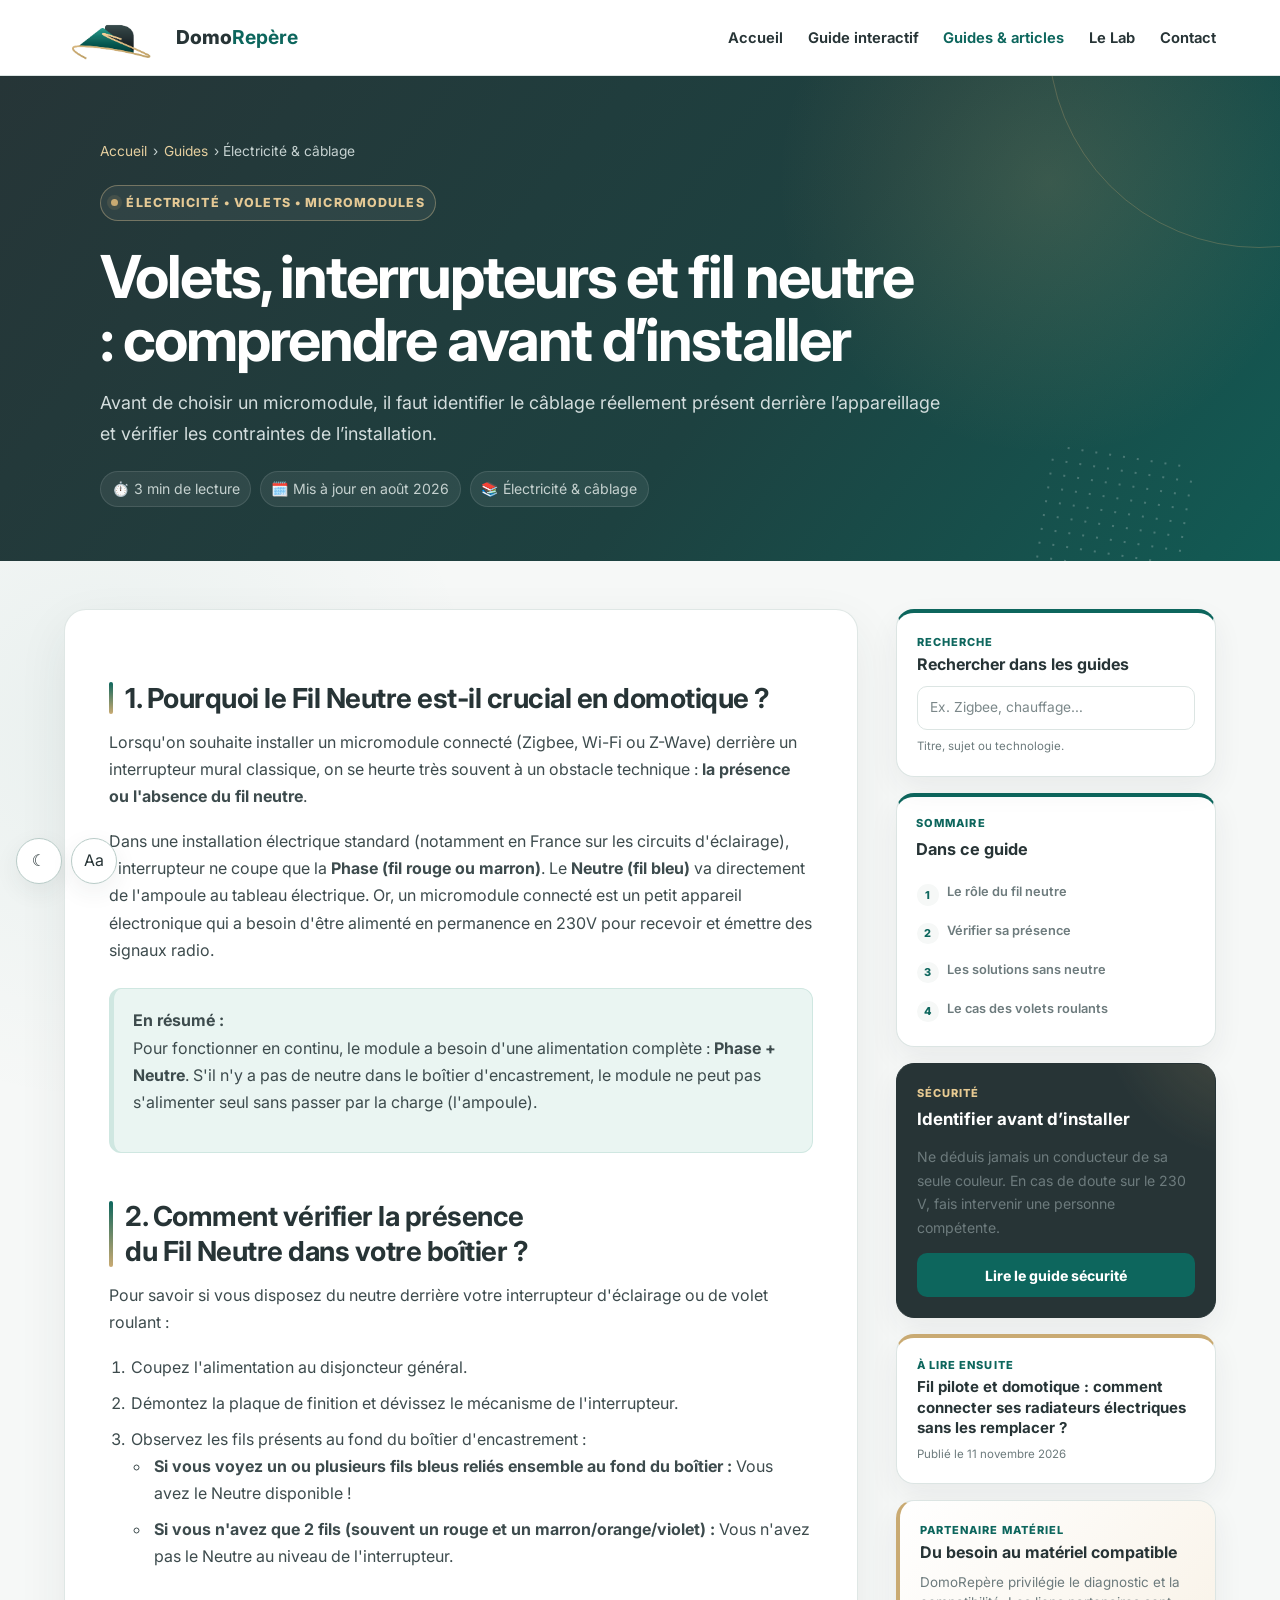
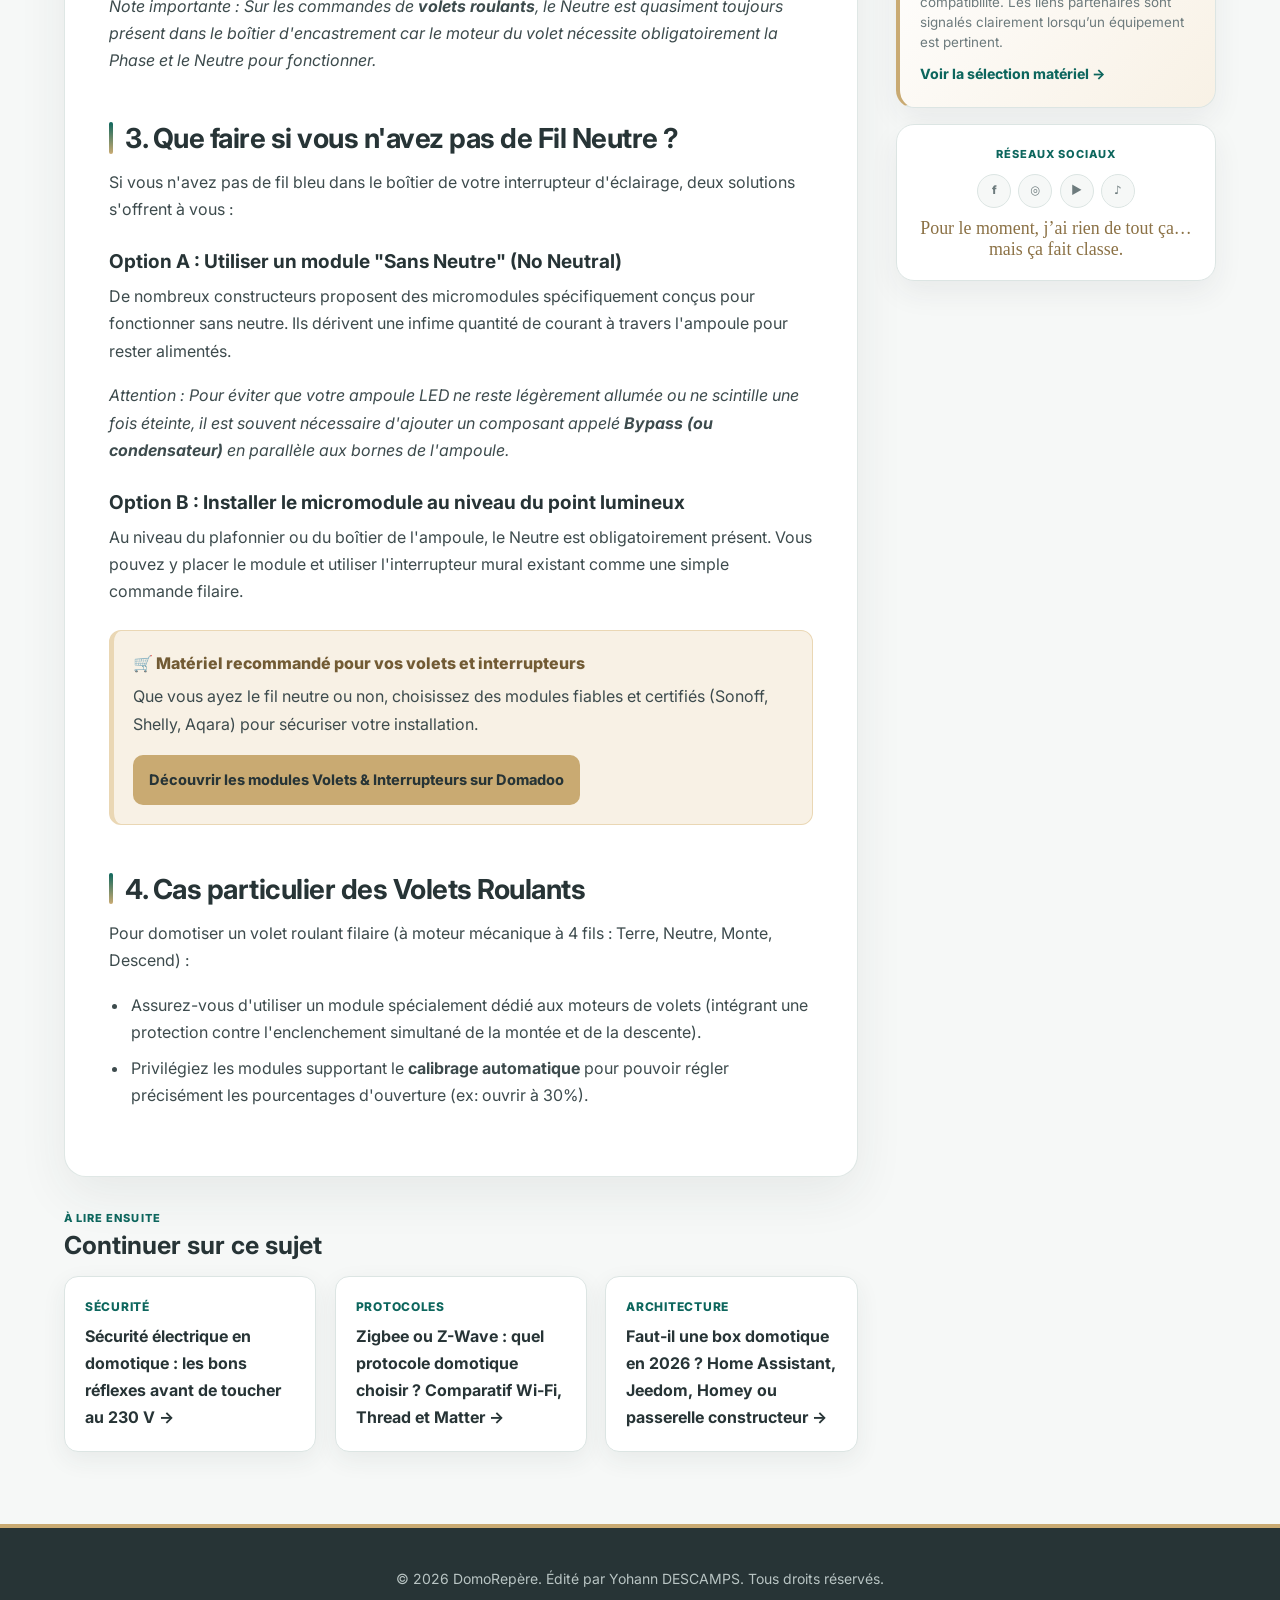
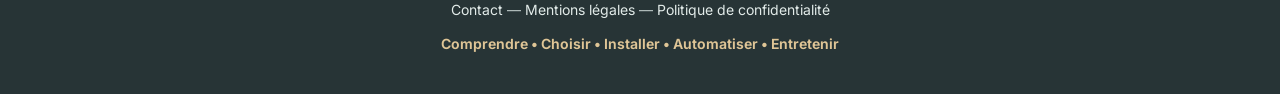
<file: article-3.html>
<!DOCTYPE html>
<html lang="fr"><head>
<meta charset="UTF-8"><meta name="viewport" content="width=device-width, initial-scale=1.0">
<title>Volets, interrupteurs et fil neutre : comprendre avant d’installer — DomoRepère</title>
<meta name="description" content="Comprendre le rôle du fil neutre, vérifier le câblage d’un interrupteur et préparer l’intégration d’un micromodule ou d’un volet roulant en domotique.">
<link rel="canonical" href="https://domorepere.fr/article-3.html">
<meta name="robots" content="index, follow, max-image-preview:large"><meta name="theme-color" content="#0d665d">
<meta property="og:type" content="article"><meta property="og:locale" content="fr_FR"><meta property="og:site_name" content="DomoRepère">
<meta property="og:title" content="Volets, interrupteurs et fil neutre : comprendre avant d’installer — DomoRepère"><meta property="og:description" content="Comprendre le rôle du fil neutre, vérifier le câblage d’un interrupteur et préparer l’intégration d’un micromodule ou d’un volet roulant en domotique.">
<meta property="og:url" content="https://domorepere.fr/article-3.html"><meta property="og:image" content="https://domorepere.fr/assets/brand/social-card.png">
<meta name="twitter:card" content="summary_large_image"><meta name="twitter:title" content="Volets, interrupteurs et fil neutre : comprendre avant d’installer — DomoRepère">
<meta name="twitter:description" content="Comprendre le rôle du fil neutre, vérifier le câblage d’un interrupteur et préparer l’intégration d’un micromodule ou d’un volet roulant en domotique."><meta name="twitter:image" content="https://domorepere.fr/assets/brand/social-card.png">
<link rel="icon" href="assets/icons/favicon-32.png" sizes="32x32" type="image/png"><link rel="icon" href="assets/icons/favicon-192.png" sizes="192x192" type="image/png"><link rel="apple-touch-icon" href="assets/icons/apple-touch-icon.png" sizes="180x180">
<link rel="preconnect" href="https://fonts.googleapis.com"><link rel="preconnect" href="https://fonts.gstatic.com" crossorigin>
<link href="https://fonts.googleapis.com/css2?family=Inter:wght@400;500;600;700;800&display=swap" rel="stylesheet">
<script src="assets/js/site-preferences.js"></script>
<link rel="stylesheet" href="assets/css/theme.css">

<style>
*{box-sizing:border-box;margin:0;padding:0}
html{scroll-behavior:smooth}
body{font-family:var(--font-body);color:var(--color-text);background:var(--color-page);line-height:1.7}
a{color:var(--brand-primary);text-decoration:none;transition:var(--motion-normal) var(--motion-easing)}a:hover{color:var(--brand-primary-hover)}
img{max-width:100%;height:auto}
.site-header{background:var(--color-header-bg);border-bottom:1px solid var(--color-border);position:sticky;top:0;z-index:100;backdrop-filter:blur(12px)}
.nav-container{max-width:1200px;margin:0 auto;padding:.85rem 1.5rem;display:flex;justify-content:space-between;align-items:center;gap:1.5rem}
.logo{display:flex;align-items:center;gap:.7rem;color:var(--color-text-strong);font-size:1.2rem;font-weight:800;white-space:nowrap}
.logo img{height:48px;width:auto;display:block}.logo strong{color:var(--brand-primary)}
nav ul{display:flex;list-style:none;gap:1.55rem;align-items:center}nav a{color:var(--color-text-strong);font-weight:650;font-size:.92rem}
nav a:hover,nav a.active{color:var(--brand-primary)}
.article-hero{background:linear-gradient(132deg,var(--color-hero-start) 0%,var(--color-hero-mid) 48%,var(--color-hero-end) 120%);color:var(--color-text-inverse);padding:4.6rem 1.5rem 3.6rem;position:relative;overflow:hidden}
.article-hero:after{content:"";position:absolute;width:360px;height:360px;border-radius:50%;border:1px solid rgba(201,170,114,.28);right:-160px;top:-210px}
.article-hero-inner{max-width:920px;margin:0 auto;position:relative;z-index:1}
.breadcrumb{font-size:.86rem;color:#c6d2d1;margin-bottom:1.1rem}.breadcrumb a{color:#e6cf9f}
.eyebrow{color:#e5c995;font-size:.78rem;font-weight:800;letter-spacing:.11em;text-transform:uppercase;margin-bottom:.75rem}
h1{font-size:clamp(2.05rem,5vw,3.45rem);line-height:1.08;letter-spacing:-.035em;max-width:900px}
.lead{margin-top:1rem;max-width:780px;color:#d3dddd;font-size:1.06rem}
.meta{display:flex;flex-wrap:wrap;gap:.7rem 1rem;margin-top:1.35rem;color:#c5d1cf;font-size:.88rem}
.page-wrap{max-width:1100px;margin:0 auto;padding:2.6rem 1.5rem 4rem}
.content-grid{display:grid;grid-template-columns:minmax(0,760px) 250px;gap:2rem;align-items:start}
.article-shell{min-width:0}
.article-body{background:var(--color-surface);border:1px solid var(--color-border);border-radius:var(--radius-md);box-shadow:var(--shadow-card);padding:2.2rem}
.article-body>p:first-child{font-size:1.06rem;color:var(--color-text-strong)}
.article-body h2{color:var(--color-text-strong);font-size:1.55rem;line-height:1.25;margin:2.3rem 0 .85rem;padding-top:.2rem;scroll-margin-top:105px}
.article-body h2:first-of-type{margin-top:1.6rem}
.article-body h3{color:var(--color-text-strong);font-size:1.15rem;line-height:1.35;margin:1.6rem 0 .55rem;scroll-margin-top:105px}
.article-body p{margin-bottom:1.1rem}.article-body ul,.article-body ol{margin:0 0 1.4rem 1.25rem}.article-body li{margin-bottom:.55rem;padding-left:.15rem}
.highlight-box,.highlight,.callout{background:var(--color-surface-soft)!important;border:1px solid #cfe7e1!important;border-left:5px solid var(--brand-primary)!important;border-radius:12px!important;padding:1.15rem 1.2rem!important;margin:1.5rem 0!important;color:var(--color-text)!important}
.affiliate-box{background:var(--color-surface-accent)!important;border:1px solid #ead7b4!important;border-left:5px solid var(--brand-accent)!important;border-radius:12px!important;padding:1.2rem!important;margin:1.5rem 0!important}
.affiliate-box-title{color:#725b34!important;font-weight:800!important;margin-bottom:.4rem!important}
.alert-danger{background:var(--color-danger-soft);border:1px solid #f2d7d0;border-left:5px solid var(--color-danger);border-radius:12px;padding:1.2rem 1.3rem;margin:1.5rem 0}
.alert-danger h4{color:#7f302b;margin-bottom:.3rem}
.checklist{background:var(--color-page);border:1px solid var(--color-border);border-radius:12px;padding:1.2rem;margin-top:1rem}
.checklist-item{display:flex;gap:.75rem;margin-bottom:1rem}.checklist-item:last-child{margin-bottom:0}
.comparison-table-wrapper{overflow-x:auto;margin:1.6rem 0}.comparison-table{width:100%;border-collapse:collapse;font-size:.93rem}
.comparison-table th,.comparison-table td{padding:.75rem .85rem;border:1px solid var(--color-border);text-align:left;vertical-align:top}
.comparison-table th{background:var(--color-surface-soft);color:var(--color-text-strong)}
.btn{display:inline-flex;align-items:center;justify-content:center;padding:.78rem 1rem;border-radius:10px;font-size:.91rem;font-weight:750}
.btn-primary{background:var(--brand-primary);color:var(--color-text-inverse)}.btn-primary:hover{background:var(--brand-primary-hover);color:var(--color-text-inverse)}
.btn-affiliate{background:var(--brand-accent);color:var(--color-on-accent)}.btn-affiliate:hover{background:#b9975c;color:var(--color-on-accent)}
.next-links{display:grid;grid-template-columns:repeat(2,minmax(0,1fr));gap:1rem;margin-top:1.3rem}
.next-card{background:var(--color-surface);border:1px solid var(--color-border);border-radius:14px;padding:1.1rem;box-shadow:var(--shadow-card)}
.next-card span{display:block;color:var(--brand-primary);font-size:.75rem;font-weight:800;text-transform:uppercase;letter-spacing:.06em;margin-bottom:.35rem}
.next-card strong{color:var(--color-text-strong);line-height:1.35}
.sidebar{position:sticky;top:88px}.side-card{background:var(--color-surface);border:1px solid var(--color-border);border-radius:var(--radius-md);padding:1.15rem;box-shadow:var(--shadow-card);margin-bottom:1rem}
.side-card h2{font-size:1rem;color:var(--color-text-strong);margin-bottom:.65rem}.side-card ul{list-style:none}.side-card li+li{margin-top:.55rem}.side-card a{font-size:.88rem;line-height:1.35}.side-card p{font-size:.88rem;color:var(--color-text-muted)}
footer{background:var(--color-footer-bg);color:var(--color-text-inverse-muted);padding:2.4rem 1.5rem;text-align:center;font-size:.875rem;border-top:4px solid var(--brand-accent)}
footer a{color:#e2ebe9}.footer-tagline{color:#dfc596;font-weight:650;margin-top:.65rem}
@media(max-width:900px){.content-grid{grid-template-columns:1fr}.sidebar{position:static;display:grid;grid-template-columns:repeat(2,minmax(0,1fr));gap:1rem}.side-card{margin:0}}
@media(max-width:720px){.nav-container{flex-direction:column;gap:.7rem;padding:.7rem 1rem}nav ul{flex-wrap:wrap;justify-content:center;gap:.55rem 1rem}.article-hero{padding:3.6rem 1rem 3rem}.page-wrap{padding:2rem 1rem 3rem}.article-body{padding:1.35rem}.sidebar,.next-links{grid-template-columns:1fr}}
</style>
<link rel="stylesheet" href="assets/css/article-layout-v2.css">
<script type="application/ld+json">{"@context": "https://schema.org", "@type": "Article", "headline": "Volets, interrupteurs et fil neutre : comprendre avant d’installer", "description": "Comprendre le rôle du fil neutre, vérifier le câblage d’un interrupteur et préparer l’intégration d’un micromodule ou d’un volet roulant en domotique.", "inLanguage": "fr-FR", "mainEntityOfPage": "https://domorepere.fr/article-3.html", "author": {"@type": "Person", "name": "Yohann DESCAMPS"}, "publisher": {"@type": "Organization", "name": "DomoRepère", "url": "https://domorepere.fr/"}}</script>
<link rel="stylesheet" href="assets/css/mobile-fixes.css">
<link rel="stylesheet" href="assets/css/sidebar-v2.css">
<script defer src="assets/js/mobile-fixes.js"></script>
  <link href="assets/css/skip-link.css" rel="stylesheet"/>
</head><body class="page-article article-modern">
  <a class="skip-link" href="#main-content">Aller au contenu</a>

<header class="site-header">
  <div class="nav-container">
    <a href="index.html" class="logo"><img src="assets/brand/logo.png" alt="Logo DomoRepère"><span>Domo<strong>Repère</strong></span></a>
    <nav aria-label="Navigation principale">
      <ul>
        <li><a href="index.html">Accueil</a></li>
        <li><a href="index.html#quiz">Guide interactif</a></li>
        <li><a class="active" href="articles.html">Guides &amp; articles</a></li>
        <li><a class="" href="mon-installation.html">Le Lab</a></li>
        <li><a href="index.html#contact">Contact</a></li>
      </ul>
    </nav>
  </div>
  <div class="reading-progress" aria-hidden="true"><span></span></div>
</header>
<main id="main-content" tabindex="-1">
<section class="article-hero"><div class="article-hero-inner">
<div class="breadcrumb"><a href="index.html">Accueil</a> › <a href="articles.html">Guides</a> › Électricité &amp; câblage</div>
<div class="eyebrow">Électricité • volets • micromodules</div>
<h1>Volets, interrupteurs et fil neutre : comprendre avant d’installer</h1>
<p class="lead">Avant de choisir un micromodule, il faut identifier le câblage réellement présent derrière l’appareillage et vérifier les contraintes de l’installation.</p>
<div class="meta"><span>⏱️ 7 min</span><span>🗓️ Mis à jour en août 2026</span><span>📚 Électricité &amp; câblage</span></div>
</div></section>
<div class="page-wrap"><div class="content-grid"><div class="article-shell">
<article class="article-body">
<h2 id="1-pourquoi-le-fil-neutre-est-il-crucial-en-domotique">1. Pourquoi le Fil Neutre est-il crucial en domotique ?</h2>
<p>Lorsqu'on souhaite installer un micromodule connecté (Zigbee, Wi-Fi ou Z-Wave) derrière un interrupteur mural classique, on se heurte très souvent à un obstacle technique : <strong>la présence ou l'absence du fil neutre</strong>.</p>
<p>Dans une installation électrique standard (notamment en France sur les circuits d'éclairage), l'interrupteur ne coupe que la <strong>Phase (fil rouge ou marron)</strong>. Le <strong>Neutre (fil bleu)</strong> va directement de l'ampoule au tableau électrique. Or, un micromodule connecté est un petit appareil électronique qui a besoin d'être alimenté en permanence en 230V pour recevoir et émettre des signaux radio.</p>
<div class="callout">
<h4>En résumé :</h4>
<p>Pour fonctionner en continu, le module a besoin d'une alimentation complète : <strong>Phase + Neutre</strong>. S'il n'y a pas de neutre dans le boîtier d'encastrement, le module ne peut pas s'alimenter seul sans passer par la charge (l'ampoule).</p>
</div>
<h2 id="2-comment-verifier-la-presence-du-fil-neutre-dans-votre-boitier">2. Comment vérifier la présence du Fil Neutre dans votre boîtier ?</h2>
<p>Pour savoir si vous disposez du neutre derrière votre interrupteur d'éclairage ou de volet roulant :</p>
<ol>
<li>Coupez l'alimentation au disjoncteur général.</li>
<li>Démontez la plaque de finition et dévissez le mécanisme de l'interrupteur.</li>
<li>Observez les fils présents au fond du boîtier d'encastrement :
            <ul>
<li><strong>Si vous voyez un ou plusieurs fils bleus reliés ensemble au fond du boîtier :</strong> Vous avez le Neutre disponible !</li>
<li><strong>Si vous n'avez que 2 fils (souvent un rouge et un marron/orange/violet) :</strong> Vous n'avez pas le Neutre au niveau de l'interrupteur.</li>
</ul>
</li>
</ol>
<p><em>Note importante : Sur les commandes de <strong>volets roulants</strong>, le Neutre est quasiment toujours présent dans le boîtier d'encastrement car le moteur du volet nécessite obligatoirement la Phase et le Neutre pour fonctionner.</em></p>
<h2 id="3-que-faire-si-vous-n-avez-pas-de-fil-neutre">3. Que faire si vous n'avez pas de Fil Neutre ?</h2>
<p>Si vous n'avez pas de fil bleu dans le boîtier de votre interrupteur d'éclairage, deux solutions s'offrent à vous :</p>
<h3 id="option-a-utiliser-un-module-sans-neutre-no-neutral">Option A : Utiliser un module "Sans Neutre" (No Neutral)</h3>
<p>De nombreux constructeurs proposent des micromodules spécifiquement conçus pour fonctionner sans neutre. Ils dérivent une infime quantité de courant à travers l'ampoule pour rester alimentés.</p>
<p><em>Attention : Pour éviter que votre ampoule LED ne reste légèrement allumée ou ne scintille une fois éteinte, il est souvent nécessaire d'ajouter un composant appelé <strong>Bypass (ou condensateur)</strong> en parallèle aux bornes de l'ampoule.</em></p>
<h3 id="option-b-installer-le-micromodule-au-niveau-du-point-lumineux">Option B : Installer le micromodule au niveau du point lumineux</h3>
<p>Au niveau du plafonnier ou du boîtier de l'ampoule, le Neutre est obligatoirement présent. Vous pouvez y placer le module et utiliser l'interrupteur mural existant comme une simple commande filaire.</p>
<!-- ENCADRÉ RECOMMANDATION / AFFILIATION -->
<div class="affiliate-box">
<div class="affiliate-box-title">🛒 Matériel recommandé pour vos volets et interrupteurs</div>
<p>Que vous ayez le fil neutre ou non, choisissez des modules fiables et certifiés (Sonoff, Shelly, Aqara) pour sécuriser votre installation.</p>
<div>
<a class="btn btn-affiliate" href="https://www.domadoo.fr/fr/?domid=147" rel="noopener sponsored" target="_blank">Découvrir les modules Volets &amp; Interrupteurs sur Domadoo</a>
</div>
</div>
<h2 id="4-cas-particulier-des-volets-roulants">4. Cas particulier des Volets Roulants</h2>
<p>Pour domotiser un volet roulant filaire (à moteur mécanique à 4 fils : Terre, Neutre, Monte, Descend) :</p>
<ul>
<li>Assurez-vous d'utiliser un module spécialement dédié aux moteurs de volets (intégrant une protection contre l'enclenchement simultané de la montée et de la descente).</li>
<li>Privilégiez les modules supportant le <strong>calibrage automatique</strong> pour pouvoir régler précisément les pourcentages d'ouverture (ex: ouvrir à 30%).</li>
</ul>
</article>
<div class="next-links"><a class="next-card" href="securite-electrique.html"><span>Indispensable</span><strong>Sécurité électrique en domotique →</strong></a><a class="next-card" href="article-2.html"><span>À lire aussi</span><strong>Choisir son protocole domotique →</strong></a></div>
</div>
<aside class="sidebar" aria-label="Repères de lecture">
<section class="side-card toc-card">
<button class="toc-toggle" type="button" aria-expanded="true" aria-controls="article-toc"><span><span class="side-kicker">Sommaire</span><strong>Dans ce guide</strong></span><span class="toc-chevron" aria-hidden="true"></span></button>
<nav class="toc-nav" id="article-toc" aria-label="Sommaire de l’article"><ol><li><a href="#1-pourquoi-le-fil-neutre-est-il-crucial-en-domotique">Le rôle du fil neutre</a></li><li><a href="#2-comment-verifier-la-presence-du-fil-neutre-dans-votre-boitier">Vérifier sa présence</a></li><li><a href="#3-que-faire-si-vous-n-avez-pas-de-fil-neutre">Les solutions sans neutre</a></li><li><a href="#4-cas-particulier-des-volets-roulants">Le cas des volets roulants</a></li></ol></nav>
</section>
<section class="side-card takeaway-card"><span class="side-kicker">Sécurité</span><h2>Identifier avant d’installer</h2><p>Ne déduis jamais un conducteur de sa seule couleur. En cas de doute sur le 230 V, fais intervenir une personne compétente.</p><a class="btn btn-primary" style="margin-top:.8rem;width:100%" href="securite-electrique.html">Lire le guide sécurité</a></section>
</aside></div></div>
</main>
<footer>
  <p>© 2026 DomoRepère. Édité par Yohann DESCAMPS. Tous droits réservés.</p>
  <p style="margin-top:.45rem"><a href="index.html#contact">Contact</a> — <a href="mentions-legales.html">Mentions légales</a> — <a href="politique-de-confidentialite.html">Politique de confidentialité</a></p>
  <div class="footer-tagline">Comprendre • Choisir • Installer • Automatiser • Entretenir</div>
</footer><script src="assets/js/article-layout-v2.js" defer></script><script src="assets/js/sidebar-v2.js" defer></script>
</body></html>
</file>
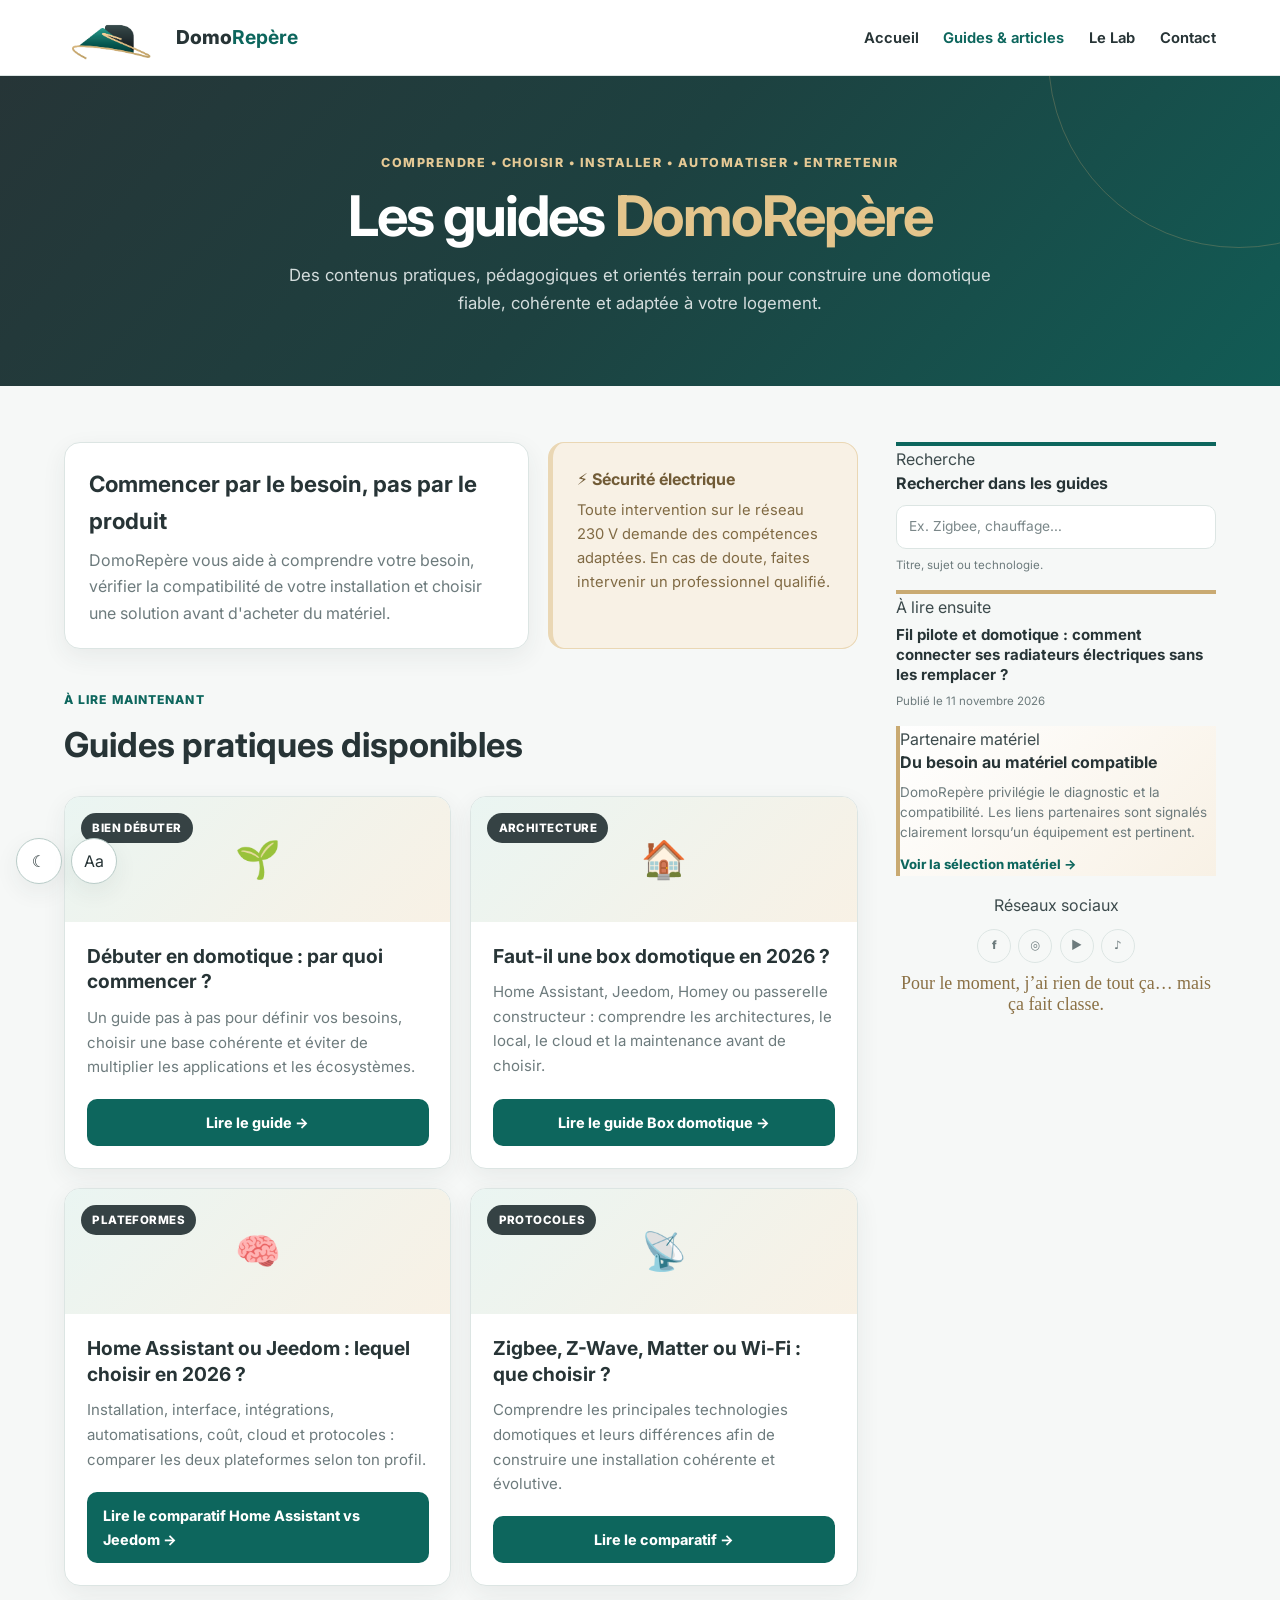
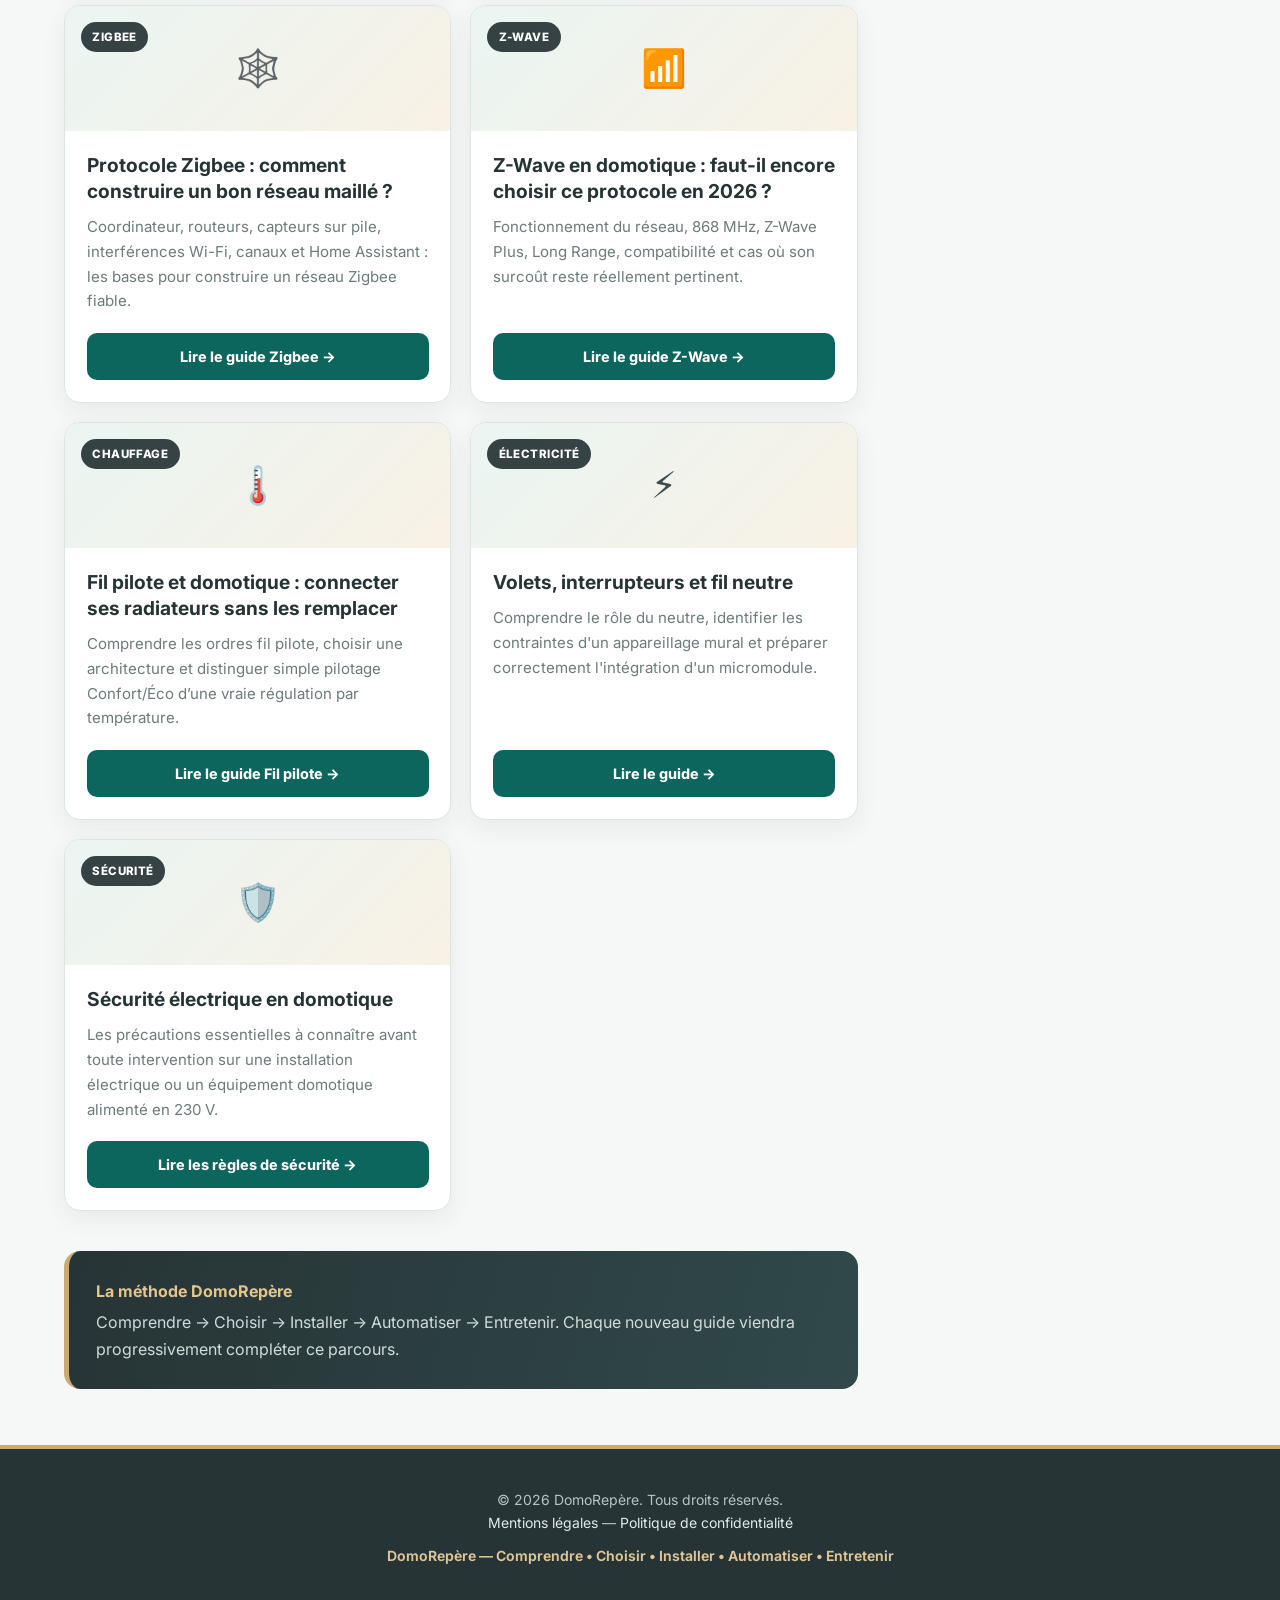
<file: articles.html>
<!DOCTYPE html>
<html lang="fr">
<head>
  <meta charset="UTF-8">
  <meta name="viewport" content="width=device-width, initial-scale=1.0">
  <title>Guides domotique pratiques — DomoRepère</title>
  <meta name="description" content="Guides pratiques DomoRepère pour comprendre, choisir, installer et sécuriser votre domotique : débuter, protocoles, volets, électricité et retours terrain.">
  <link rel="canonical" href="https://domorepere.fr/articles.html">
  <meta name="robots" content="index, follow, max-image-preview:large">
  <meta name="theme-color" content="#0d665d">
  <meta property="og:type" content="website">
  <meta property="og:locale" content="fr_FR">
  <meta property="og:site_name" content="DomoRepère">
  <meta property="og:title" content="Guides domotique pratiques — DomoRepère">
  <meta property="og:description" content="Des guides terrain pour comprendre, choisir, installer et sécuriser une domotique fiable.">
  <meta property="og:url" content="https://domorepere.fr/articles.html">
  <meta property="og:image" content="https://domorepere.fr/assets/brand/social-card.png">
  <meta name="twitter:card" content="summary_large_image">
  <meta name="twitter:title" content="Guides domotique pratiques — DomoRepère">
  <meta name="twitter:description" content="Des guides terrain pour comprendre, choisir, installer et sécuriser une domotique fiable.">
  <meta name="twitter:image" content="https://domorepere.fr/assets/brand/social-card.png">
  <link rel="icon" href="assets/icons/favicon-32.png" sizes="32x32" type="image/png">
  <link rel="icon" href="assets/icons/favicon-192.png" sizes="192x192" type="image/png">
  <link rel="apple-touch-icon" href="assets/icons/apple-touch-icon.png" sizes="180x180">
  <link rel="preconnect" href="https://fonts.googleapis.com">
  <link rel="preconnect" href="https://fonts.gstatic.com" crossorigin>
  <link href="https://fonts.googleapis.com/css2?family=Inter:wght@400;500;600;700;800&display=swap" rel="stylesheet">
  <script src="assets/js/site-preferences.js"></script>
<link rel="stylesheet" href="assets/css/theme.css">

<style>
    
    *{box-sizing:border-box;margin:0;padding:0}
    body{font-family:var(--font-body);color:var(--color-text);background:var(--color-page);line-height:1.65}
    a{color:var(--brand-primary);text-decoration:none;transition:var(--motion-normal) var(--motion-easing)}
    a:hover{color:var(--brand-primary-hover)}
    img{max-width:100%;height:auto}
    header.site-header{background:var(--color-header-bg);border-bottom:1px solid var(--color-border);position:sticky;top:0;z-index:100;backdrop-filter:blur(12px)}
    .nav-container{max-width:1200px;margin:0 auto;padding:.85rem 1.5rem;display:flex;justify-content:space-between;align-items:center;gap:1.5rem}
    .logo{display:flex;align-items:center;gap:.7rem;color:var(--color-text-strong);font-size:1.2rem;font-weight:800;white-space:nowrap}
    .logo img{height:48px;width:auto;display:block}.logo strong{color:var(--brand-primary)}
    nav ul{display:flex;list-style:none;gap:1.55rem;align-items:center}nav a{color:var(--color-text-strong);font-weight:650;font-size:.92rem}
    nav a:hover,nav a.active{color:var(--brand-primary)}
    .hero{position:relative;overflow:hidden;background:linear-gradient(132deg,var(--color-hero-start) 0%,var(--color-hero-mid) 48%,var(--color-hero-end) 120%);color:var(--color-text-inverse);padding:4.8rem 1.5rem 4.3rem;text-align:center}
    .hero:before{content:"";position:absolute;width:380px;height:380px;border-radius:50%;border:1px solid rgba(201,170,114,.28);right:-150px;top:-210px}
    .hero-content{position:relative;z-index:1;max-width:850px;margin:auto}.eyebrow{color:#e5c995;font-size:.78rem;font-weight:800;letter-spacing:.12em;text-transform:uppercase;margin-bottom:.75rem}
    .hero h1{font-size:clamp(2.2rem,5vw,3.5rem);line-height:1.08;letter-spacing:-.035em;margin-bottom:1rem}.hero h1 span{color:#e4c58c}
    .hero p{max-width:720px;margin:0 auto;color:#d4dddd;font-size:1.05rem}
    .container{max-width:1200px;margin:0 auto;padding:3.5rem 1.5rem}
    .intro{display:grid;grid-template-columns:1.2fr .8fr;gap:1.2rem;align-items:stretch;margin-bottom:2rem}
    .intro-card,.safety{border-radius:var(--radius-md);padding:1.4rem 1.5rem}
    .intro-card{background:var(--color-surface);border:1px solid var(--color-border);box-shadow:var(--shadow-card)}
    .intro-card h2{color:var(--color-text-strong);font-size:1.4rem;margin-bottom:.45rem}
    .intro-card p{color:var(--color-text-muted)}
    .safety{background:var(--color-surface-accent);border:1px solid var(--color-affiliate-border);border-left:5px solid var(--brand-accent)}
    .safety strong{display:block;color:var(--color-accent-text);margin-bottom:.35rem}.safety p{color:var(--color-accent-text-muted);font-size:.92rem}
    .section-head{margin:2.2rem 0 1.4rem}.section-head .kicker{display:inline-block;color:var(--brand-primary);font-size:.76rem;font-weight:800;letter-spacing:.09em;text-transform:uppercase;margin-bottom:.45rem}
    .section-head h2{color:var(--color-text-strong);font-size:clamp(1.6rem,3vw,2.15rem)}
    .articles-grid{display:grid;grid-template-columns:repeat(2,minmax(0,1fr));gap:1.2rem}
    .card{background:var(--color-surface);border:1px solid var(--color-border);border-radius:var(--radius-md);overflow:hidden;box-shadow:var(--shadow-card);display:flex;flex-direction:column;transition:var(--motion-normal) var(--motion-easing)}
    .card:hover{transform:translateY(-3px);box-shadow:var(--shadow-elevated)}
    .card-visual{min-height:125px;display:flex;align-items:center;justify-content:center;font-size:2.3rem;background:linear-gradient(135deg,var(--color-surface-soft),var(--color-surface-accent));position:relative}
    .badge{position:absolute;left:1rem;top:1rem;background:rgba(39,52,54,.92);color:var(--color-text-inverse);border-radius:999px;padding:.35rem .7rem;font-size:.72rem;font-weight:800;letter-spacing:.04em;text-transform:uppercase}
    .card-body{padding:1.35rem;display:flex;flex-direction:column;flex:1}.card h3{font-size:1.2rem;line-height:1.35;color:var(--color-text-strong);margin-bottom:.65rem}.card p{color:var(--color-text-muted);font-size:.94rem;margin-bottom:1.15rem;flex:1}
    .btn{display:inline-flex;align-items:center;justify-content:center;padding:.75rem 1rem;border-radius:10px;font-size:.9rem;font-weight:750}
    .btn-primary{background:var(--brand-primary);color:var(--color-text-inverse)}.btn-primary:hover{background:var(--brand-primary-hover);color:var(--color-text-inverse)}
    .journey{margin-top:2.5rem;background:linear-gradient(105deg,var(--color-surface-inverse),#30494a);border-left:5px solid var(--brand-accent);color:var(--color-text-inverse);border-radius:var(--radius-md);padding:1.7rem}
    .journey strong{color:#e4c58c}.journey p{color:#d1dcda;margin-top:.3rem}
    footer{background:var(--color-footer-bg);color:var(--color-text-inverse-muted);padding:2.4rem 1.5rem;text-align:center;font-size:.875rem;border-top:4px solid var(--brand-accent)}
    footer a{color:#e2ebe9}.footer-tagline{color:#dfc596;font-weight:650;margin-top:.65rem}
    .skip-link{position:fixed;left:1rem;top:.75rem;z-index:9999;padding:.7rem 1rem;border-radius:10px;background:var(--brand-primary);color:var(--color-text-inverse);font-weight:800;transform:translateY(-160%);transition:transform .18s ease}.skip-link:focus{transform:translateY(0);color:var(--color-text-inverse);outline:3px solid var(--brand-accent);outline-offset:3px}main:focus{outline:none}
@media(max-width:800px){.nav-container{flex-direction:column;gap:.7rem;padding:.7rem 1rem}nav ul{flex-wrap:wrap;justify-content:center;gap:.55rem 1rem}.intro{grid-template-columns:1fr}.articles-grid{grid-template-columns:1fr}.hero{padding:3.8rem 1rem 3.4rem}.container{padding:3rem 1rem}}
  </style>
  <link rel="stylesheet" href="assets/css/sidebar-v2.css">
  <script type="application/ld+json">
  {
    "@context":"https://schema.org",
    "@type":"CollectionPage",
    "name":"Guides domotique pratiques — DomoRepère",
    "url":"https://domorepere.fr/articles.html",
    "description":"Guides pratiques pour comprendre, choisir, installer et sécuriser une domotique fiable.",
    "inLanguage":"fr-FR",
    "isPartOf":{"@type":"WebSite","name":"DomoRepère","url":"https://domorepere.fr/"}
  }
  </script>
</head>
<body>
<a class="skip-link" href="#contenu-principal">Aller au contenu</a>
<header class="site-header">
  <div class="nav-container">
    <a href="index.html" class="logo"><img src="assets/brand/logo.png" alt="Logo DomoRepère"><span>Domo<strong>Repère</strong></span></a>
    <nav aria-label="Navigation principale">
      <ul>
        <li><a href="index.html">Accueil</a></li>
        <li><a class="active" href="articles.html">Guides &amp; articles</a></li>
        <li><a href="mon-installation.html">Le Lab</a></li>
        <li><a href="index.html#contact">Contact</a></li>
      </ul>
    </nav>
  </div>
</header>

<main id="contenu-principal" tabindex="-1">
  <section class="hero">
    <div class="hero-content">
      <div class="eyebrow">Comprendre • choisir • installer • automatiser • entretenir</div>
      <h1>Les guides <span>DomoRepère</span></h1>
      <p>Des contenus pratiques, pédagogiques et orientés terrain pour construire une domotique fiable, cohérente et adaptée à votre logement.</p>
    </div>
  </section>

  <div class="container">
    <div class="guides-layout">
      <div class="guides-main">
    <div class="intro">
      <section class="intro-card">
        <h2>Commencer par le besoin, pas par le produit</h2>
        <p>DomoRepère vous aide à comprendre votre besoin, vérifier la compatibilité de votre installation et choisir une solution avant d'acheter du matériel.</p>
      </section>
      <aside class="safety">
        <strong>⚡ Sécurité électrique</strong>
        <p>Toute intervention sur le réseau 230 V demande des compétences adaptées. En cas de doute, faites intervenir un professionnel qualifié.</p>
      </aside>
    </div>

    <div class="section-head">
      <span class="kicker">À lire maintenant</span>
      <h2>Guides pratiques disponibles</h2>
    </div>

    <section class="articles-grid" aria-label="Liste des guides DomoRepère">
      <article class="card">
        <div class="card-visual"><span class="badge">Bien débuter</span>🌱</div>
        <div class="card-body">
          <h3>Débuter en domotique : par quoi commencer ?</h3>
          <p>Un guide pas à pas pour définir vos besoins, choisir une base cohérente et éviter de multiplier les applications et les écosystèmes.</p>
          <a class="btn btn-primary" href="article-1.html">Lire le guide →</a>
        </div>
      </article>

      <article class="card">
        <div class="card-visual"><span class="badge">Architecture</span>🏠</div>
        <div class="card-body">
          <h3>Faut-il une box domotique en 2026 ?</h3>
          <p>Home Assistant, Jeedom, Homey ou passerelle constructeur : comprendre les architectures, le local, le cloud et la maintenance avant de choisir.</p>
          <a class="btn btn-primary" href="box-domotique.html">Lire le guide Box domotique →</a>
        </div>
      </article>


      <article class="card">
        <div class="card-visual"><span class="badge">Plateformes</span>🧠</div>
        <div class="card-body">
          <h3>Home Assistant ou Jeedom : lequel choisir en 2026 ?</h3>
          <p>Installation, interface, intégrations, automatisations, coût, cloud et protocoles : comparer les deux plateformes selon ton profil.</p>
          <a class="btn btn-primary" href="home-assistant-vs-jeedom.html">Lire le comparatif Home Assistant vs Jeedom →</a>
        </div>
      </article>


      <article class="card">
        <div class="card-visual"><span class="badge">Protocoles</span>📡</div>
        <div class="card-body">
          <h3>Zigbee, Z-Wave, Matter ou Wi-Fi : que choisir ?</h3>
          <p>Comprendre les principales technologies domotiques et leurs différences afin de construire une installation cohérente et évolutive.</p>
          <a class="btn btn-primary" href="article-2.html">Lire le comparatif →</a>
        </div>
      </article>


      <article class="card">
        <div class="card-visual"><span class="badge">Zigbee</span>🕸️</div>
        <div class="card-body">
          <h3>Protocole Zigbee : comment construire un bon réseau maillé ?</h3>
          <p>Coordinateur, routeurs, capteurs sur pile, interférences Wi-Fi, canaux et Home Assistant : les bases pour construire un réseau Zigbee fiable.</p>
          <a class="btn btn-primary" href="protocole-zigbee.html">Lire le guide Zigbee →</a>
        </div>
      </article>


      <article class="card">
        <div class="card-visual"><span class="badge">Z-Wave</span>📶</div>
        <div class="card-body">
          <h3>Z-Wave en domotique : faut-il encore choisir ce protocole en 2026 ?</h3>
          <p>Fonctionnement du réseau, 868 MHz, Z-Wave Plus, Long Range, compatibilité et cas où son surcoût reste réellement pertinent.</p>
          <a class="btn btn-primary" href="z-wave-domotique.html">Lire le guide Z-Wave →</a>
        </div>
      </article>


      <article class="card">
        <div class="card-visual"><span class="badge">Chauffage</span>🌡️</div>
        <div class="card-body">
          <h3>Fil pilote et domotique : connecter ses radiateurs sans les remplacer</h3>
          <p>Comprendre les ordres fil pilote, choisir une architecture et distinguer simple pilotage Confort/Éco d’une vraie régulation par température.</p>
          <a class="btn btn-primary" href="fil-pilote-domotique.html">Lire le guide Fil pilote →</a>
        </div>
      </article>

      <article class="card">
        <div class="card-visual"><span class="badge">Électricité</span>⚡</div>
        <div class="card-body">
          <h3>Volets, interrupteurs et fil neutre</h3>
          <p>Comprendre le rôle du neutre, identifier les contraintes d'un appareillage mural et préparer correctement l'intégration d'un micromodule.</p>
          <a class="btn btn-primary" href="article-3.html">Lire le guide →</a>
        </div>
      </article>

      <article class="card">
        <div class="card-visual"><span class="badge">Sécurité</span>🛡️</div>
        <div class="card-body">
          <h3>Sécurité électrique en domotique</h3>
          <p>Les précautions essentielles à connaître avant toute intervention sur une installation électrique ou un équipement domotique alimenté en 230 V.</p>
          <a class="btn btn-primary" href="securite-electrique.html">Lire les règles de sécurité →</a>
        </div>
      </article>
    </section>

    <section class="journey">
      <strong>La méthode DomoRepère</strong>
      <p>Comprendre → Choisir → Installer → Automatiser → Entretenir. Chaque nouveau guide viendra progressivement compléter ce parcours.</p>
    </section>
      </div>
      <aside class="sidebar guides-sidebar" aria-label="Repères DomoRepère" data-global-sidebar></aside>
    </div>
  </div>
</main>

<footer>
  <p>© 2026 DomoRepère. Tous droits réservés.</p>
  <p><a href="mentions-legales.html">Mentions légales</a> — <a href="politique-de-confidentialite.html">Politique de confidentialité</a></p>
  <p class="footer-tagline">DomoRepère — Comprendre • Choisir • Installer • Automatiser • Entretenir</p>
</footer>
<script src="assets/js/sidebar-v2.js" defer></script>
</body>
</html>
</file>
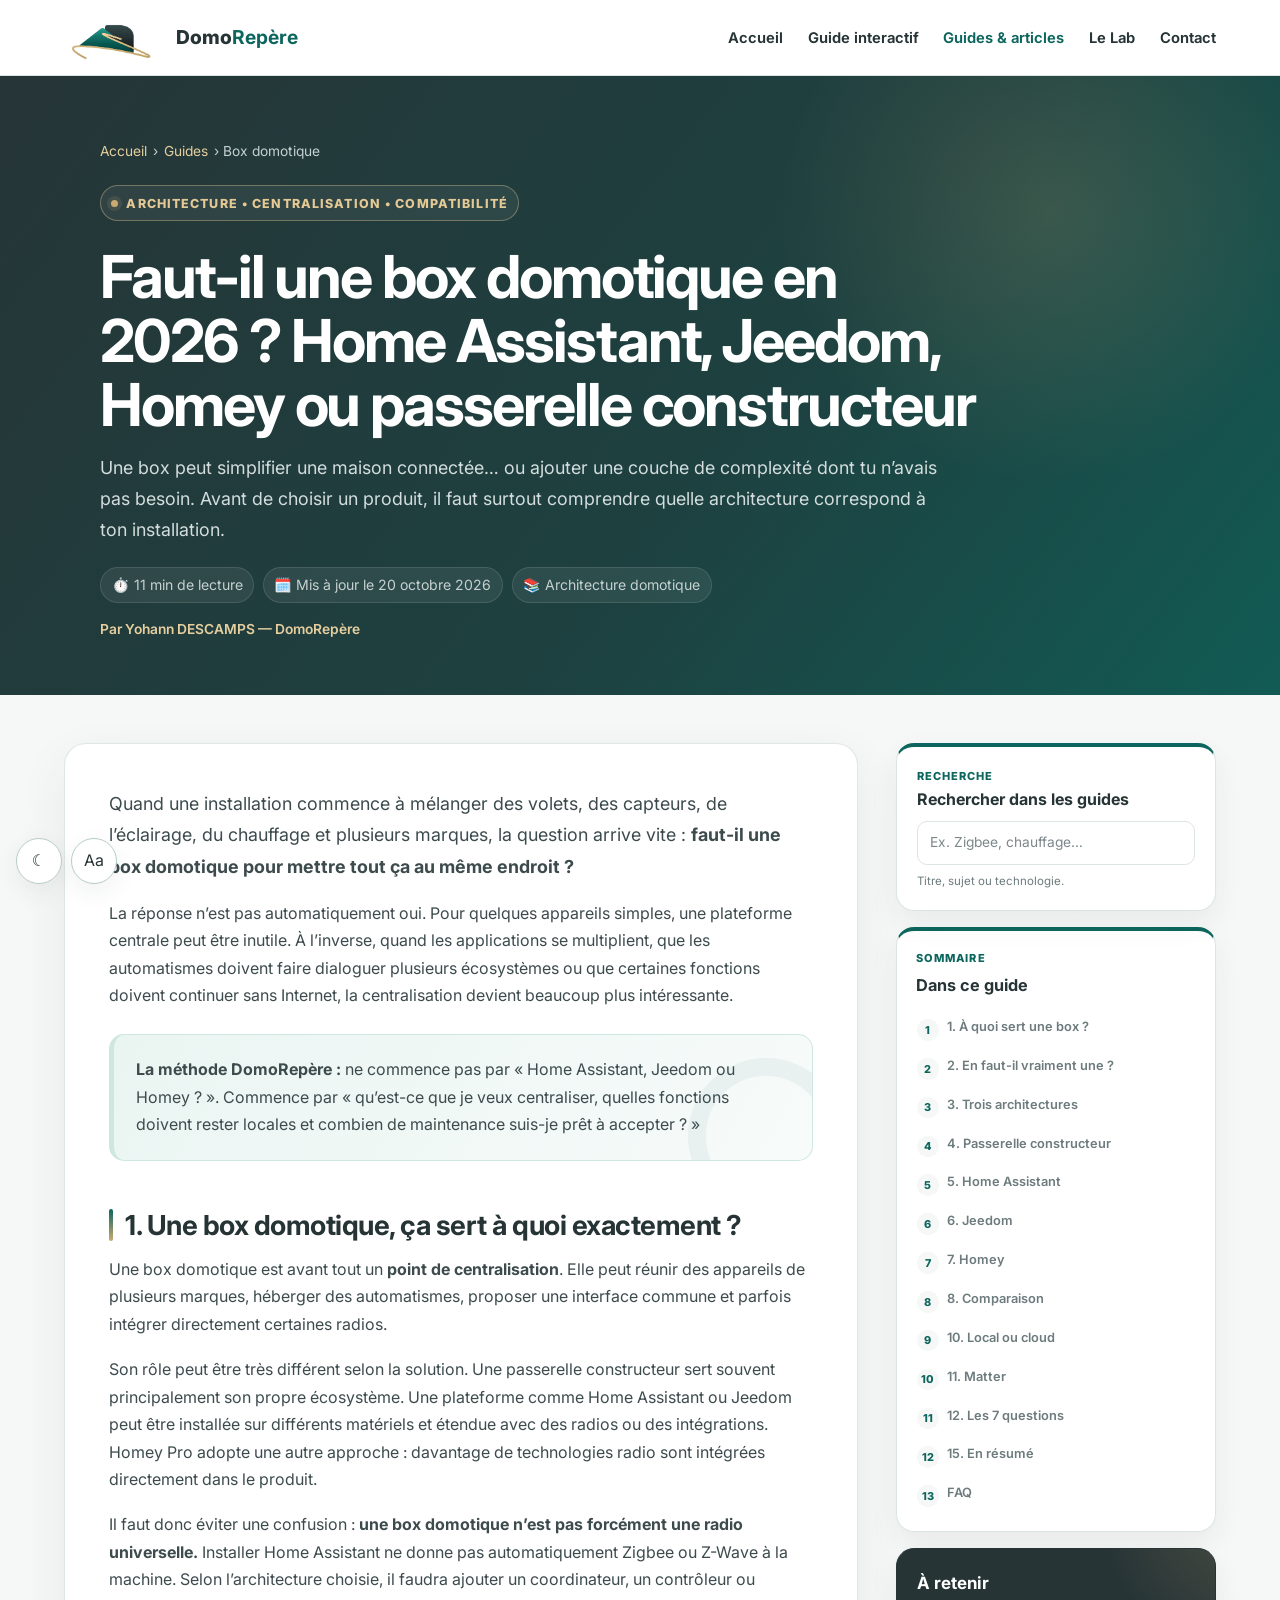
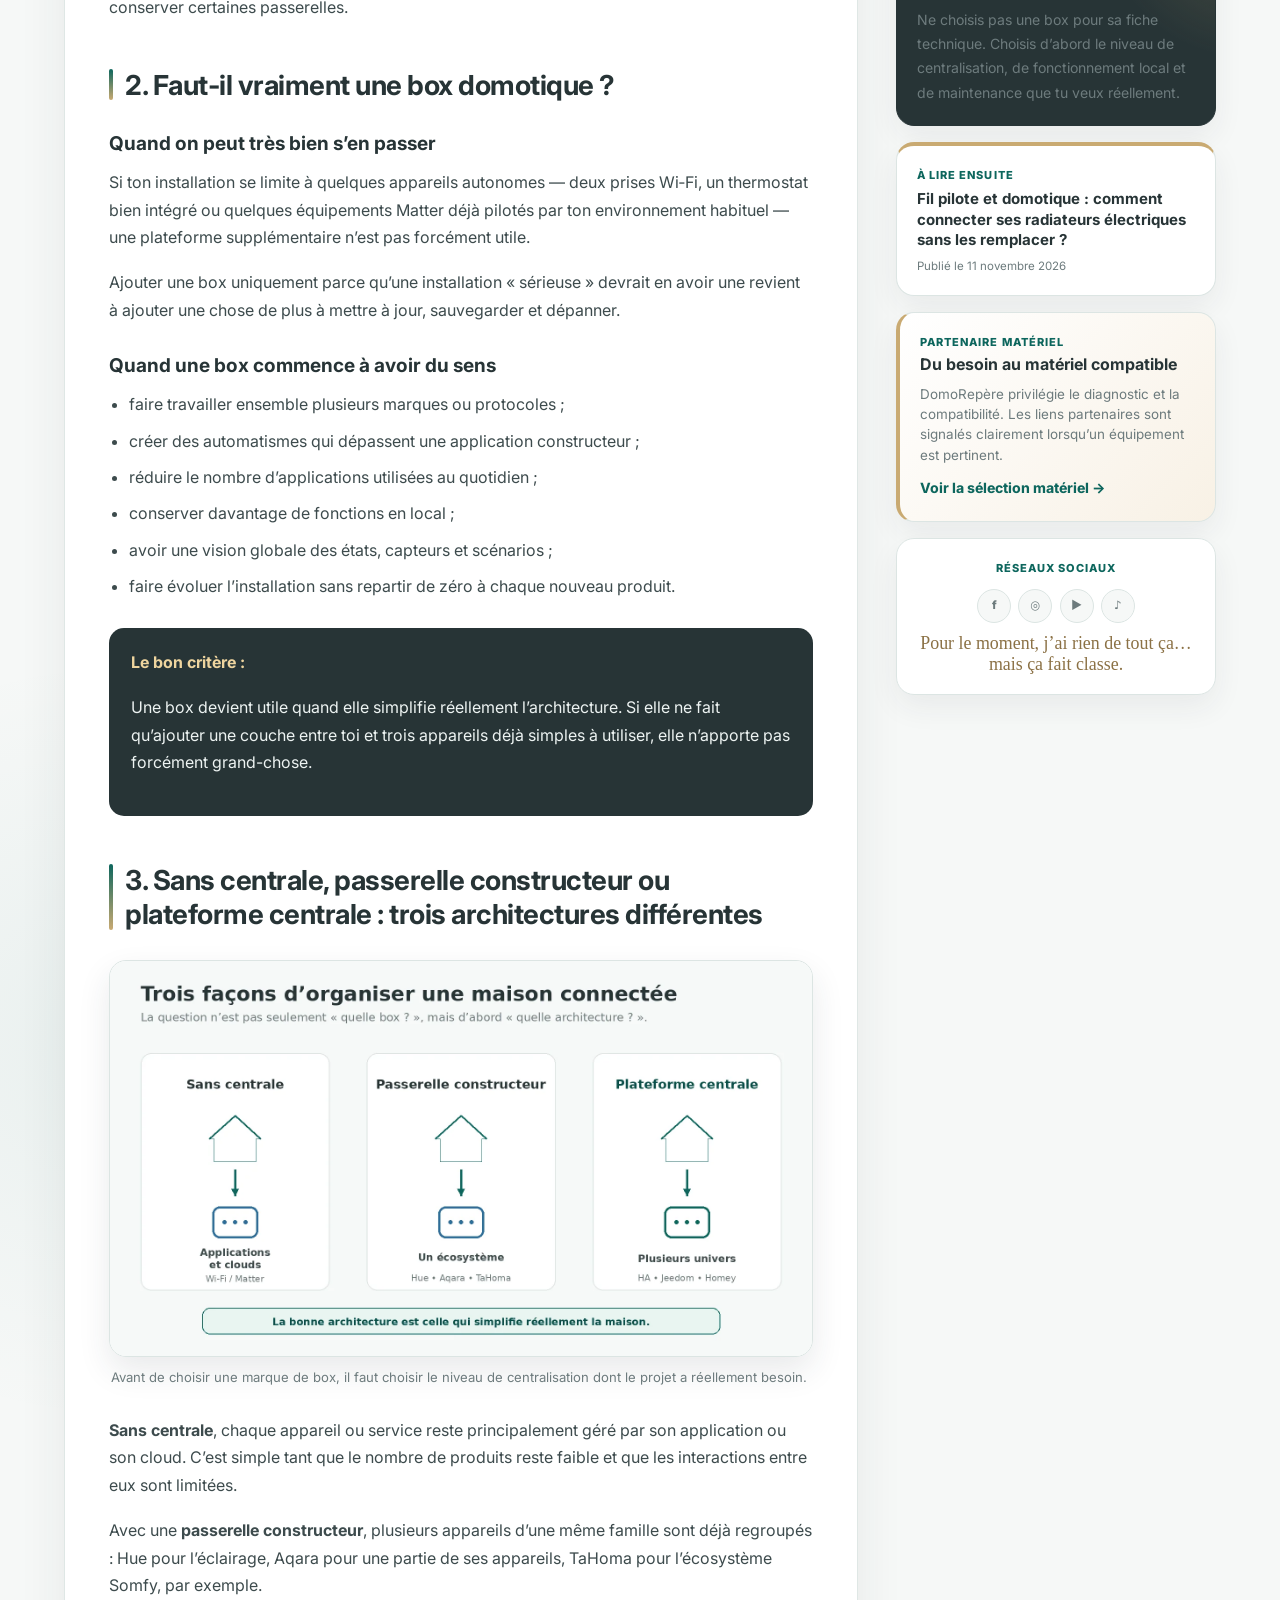
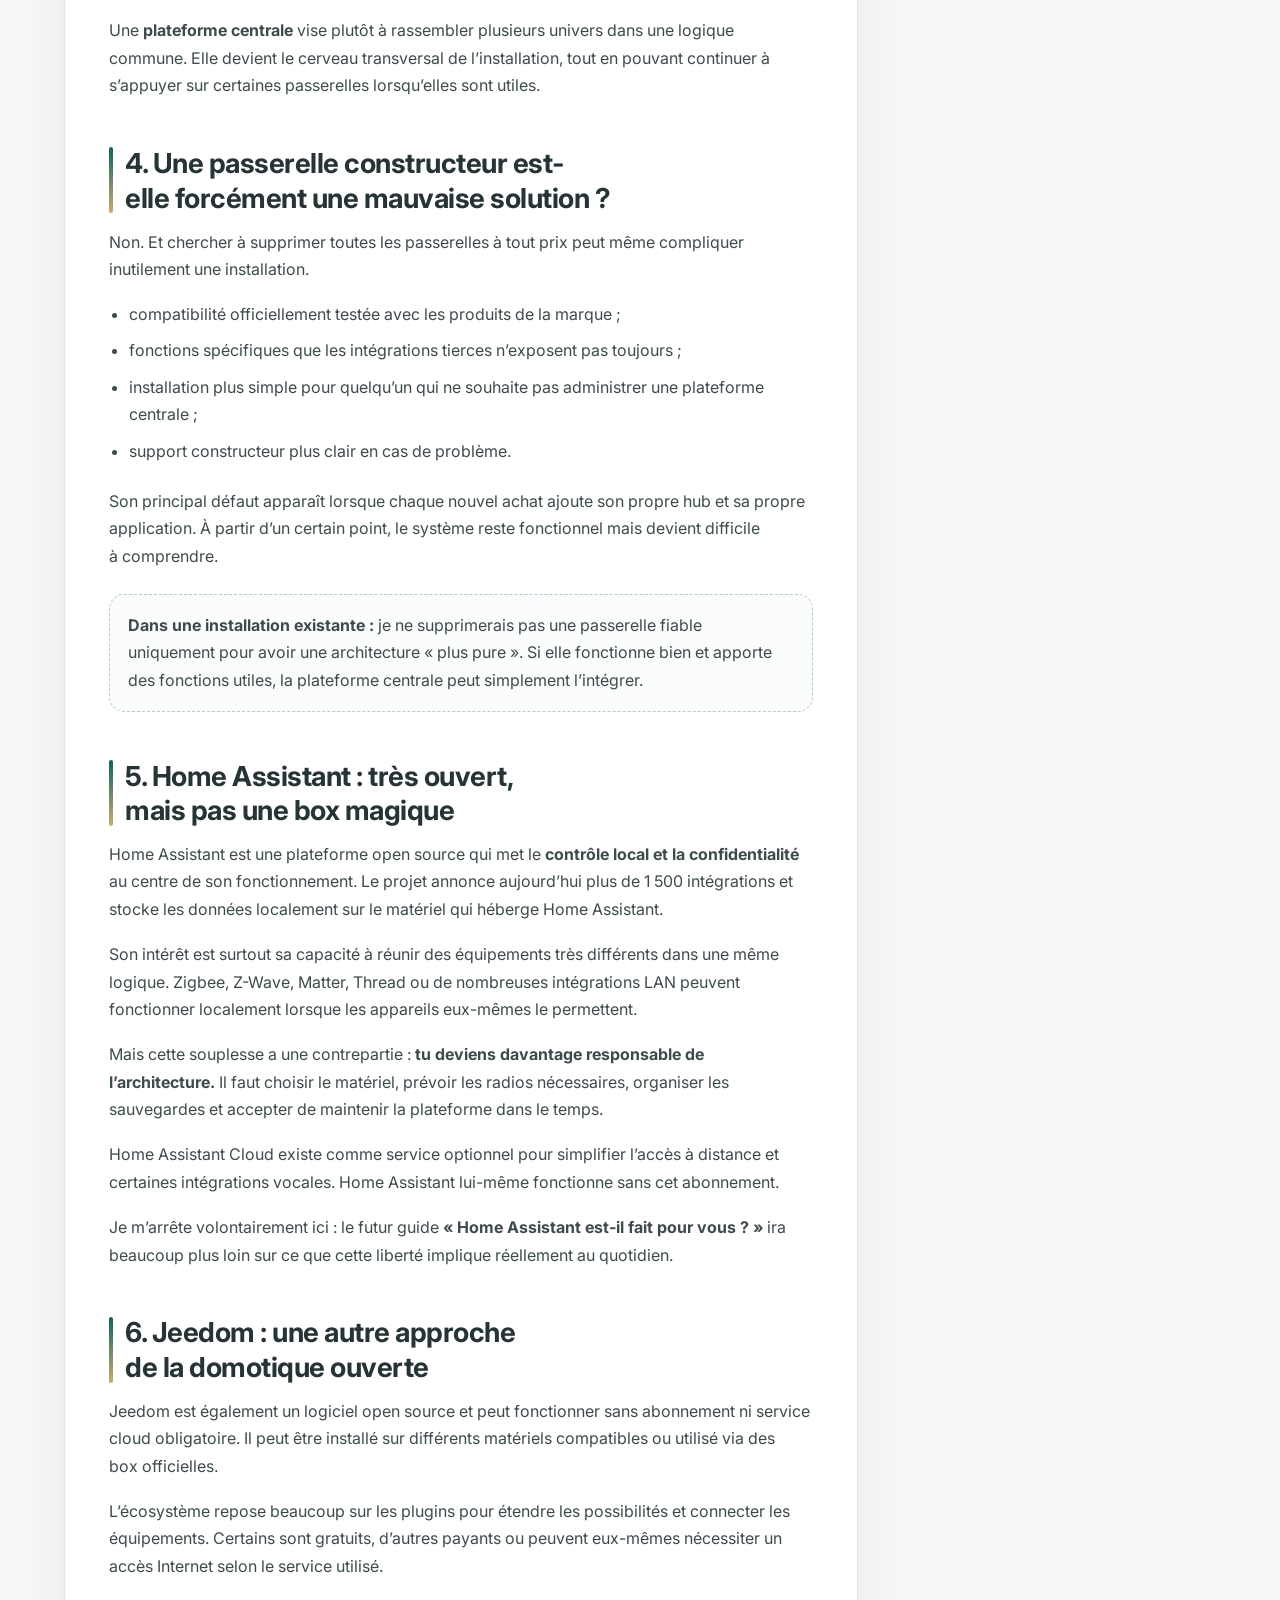
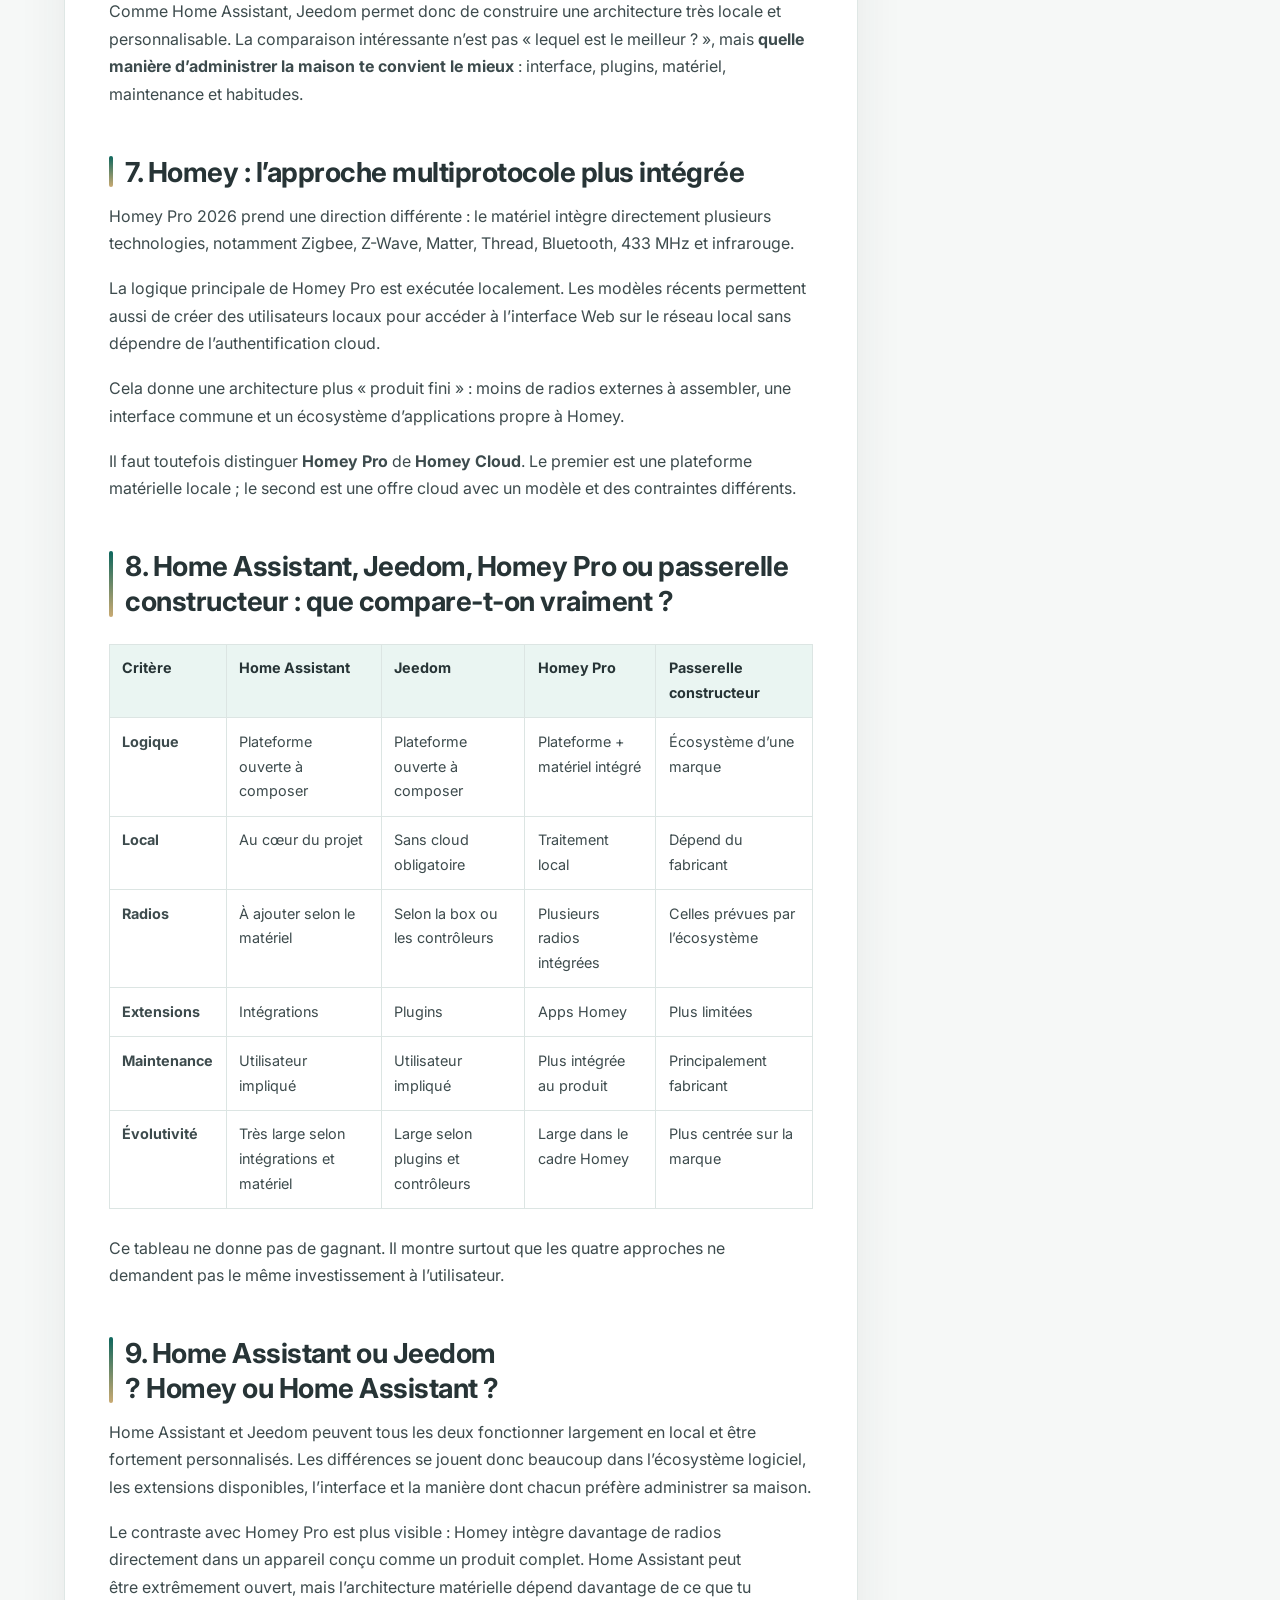
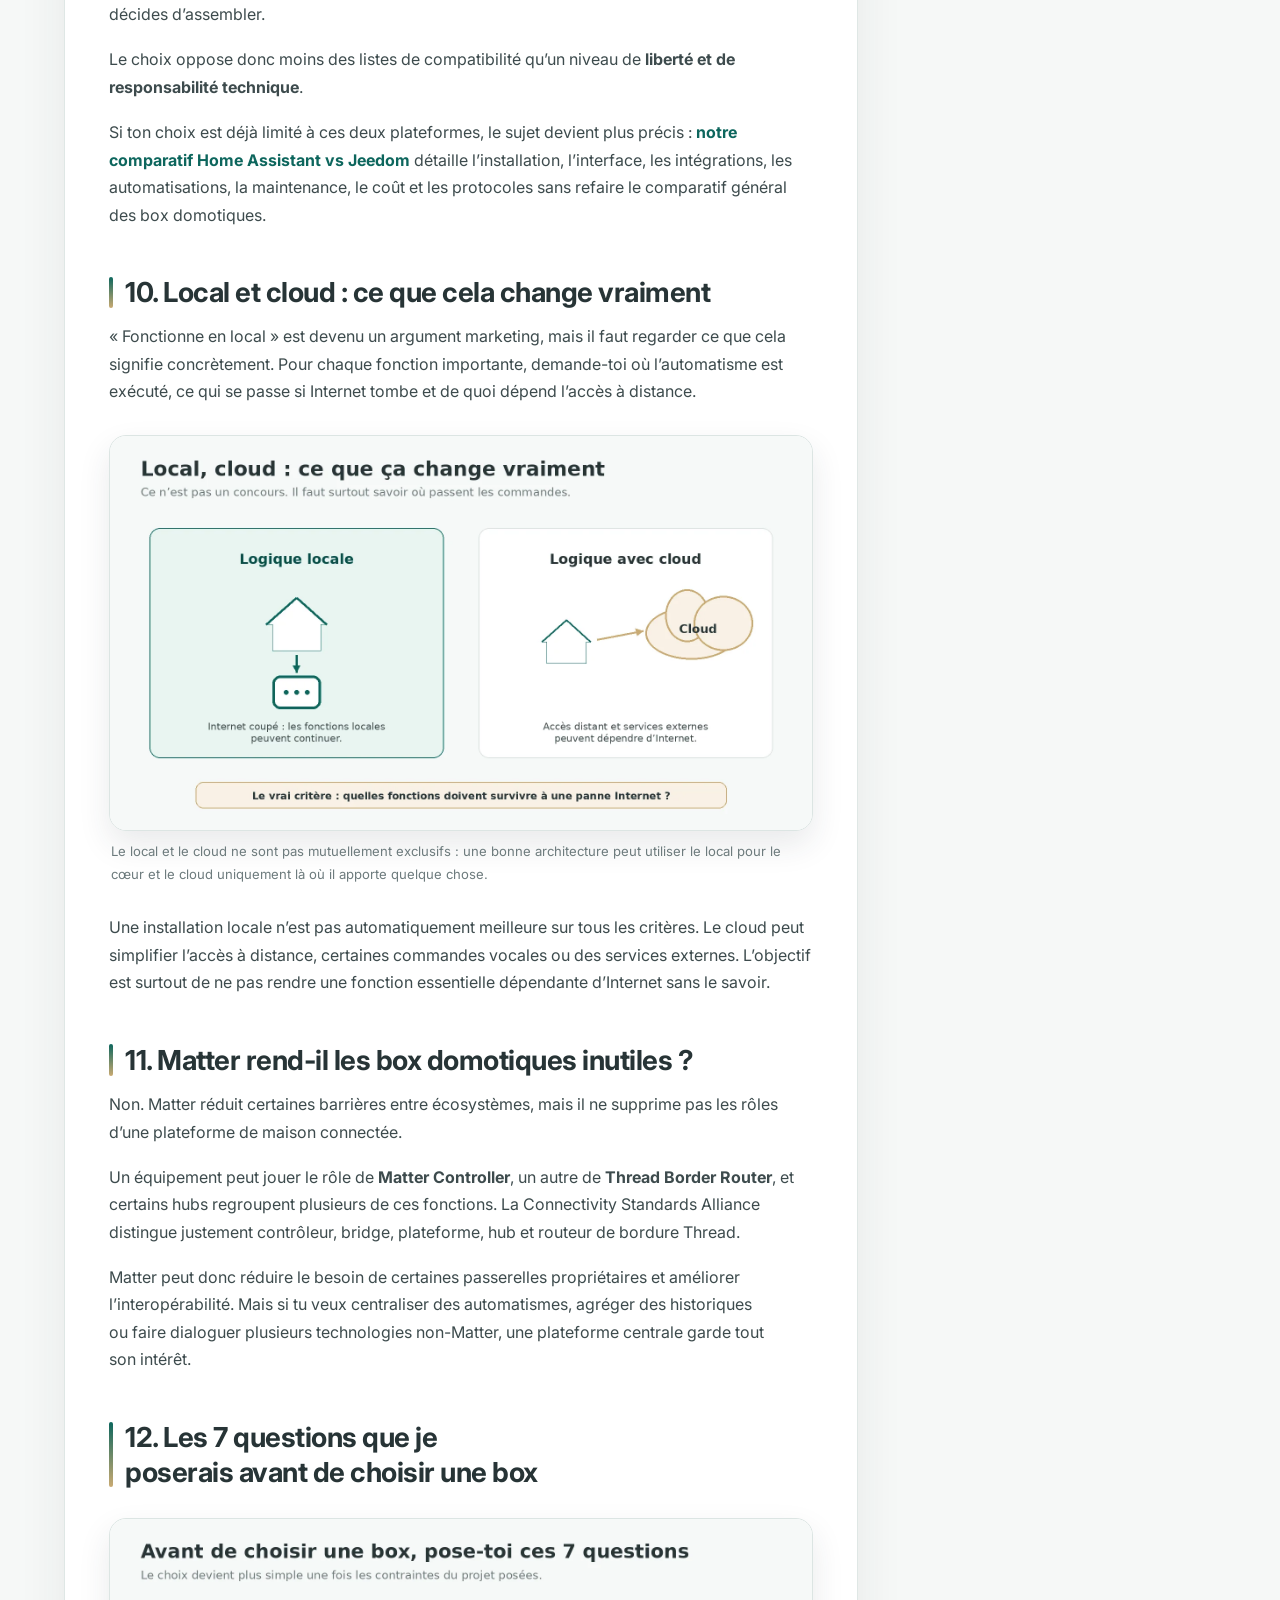
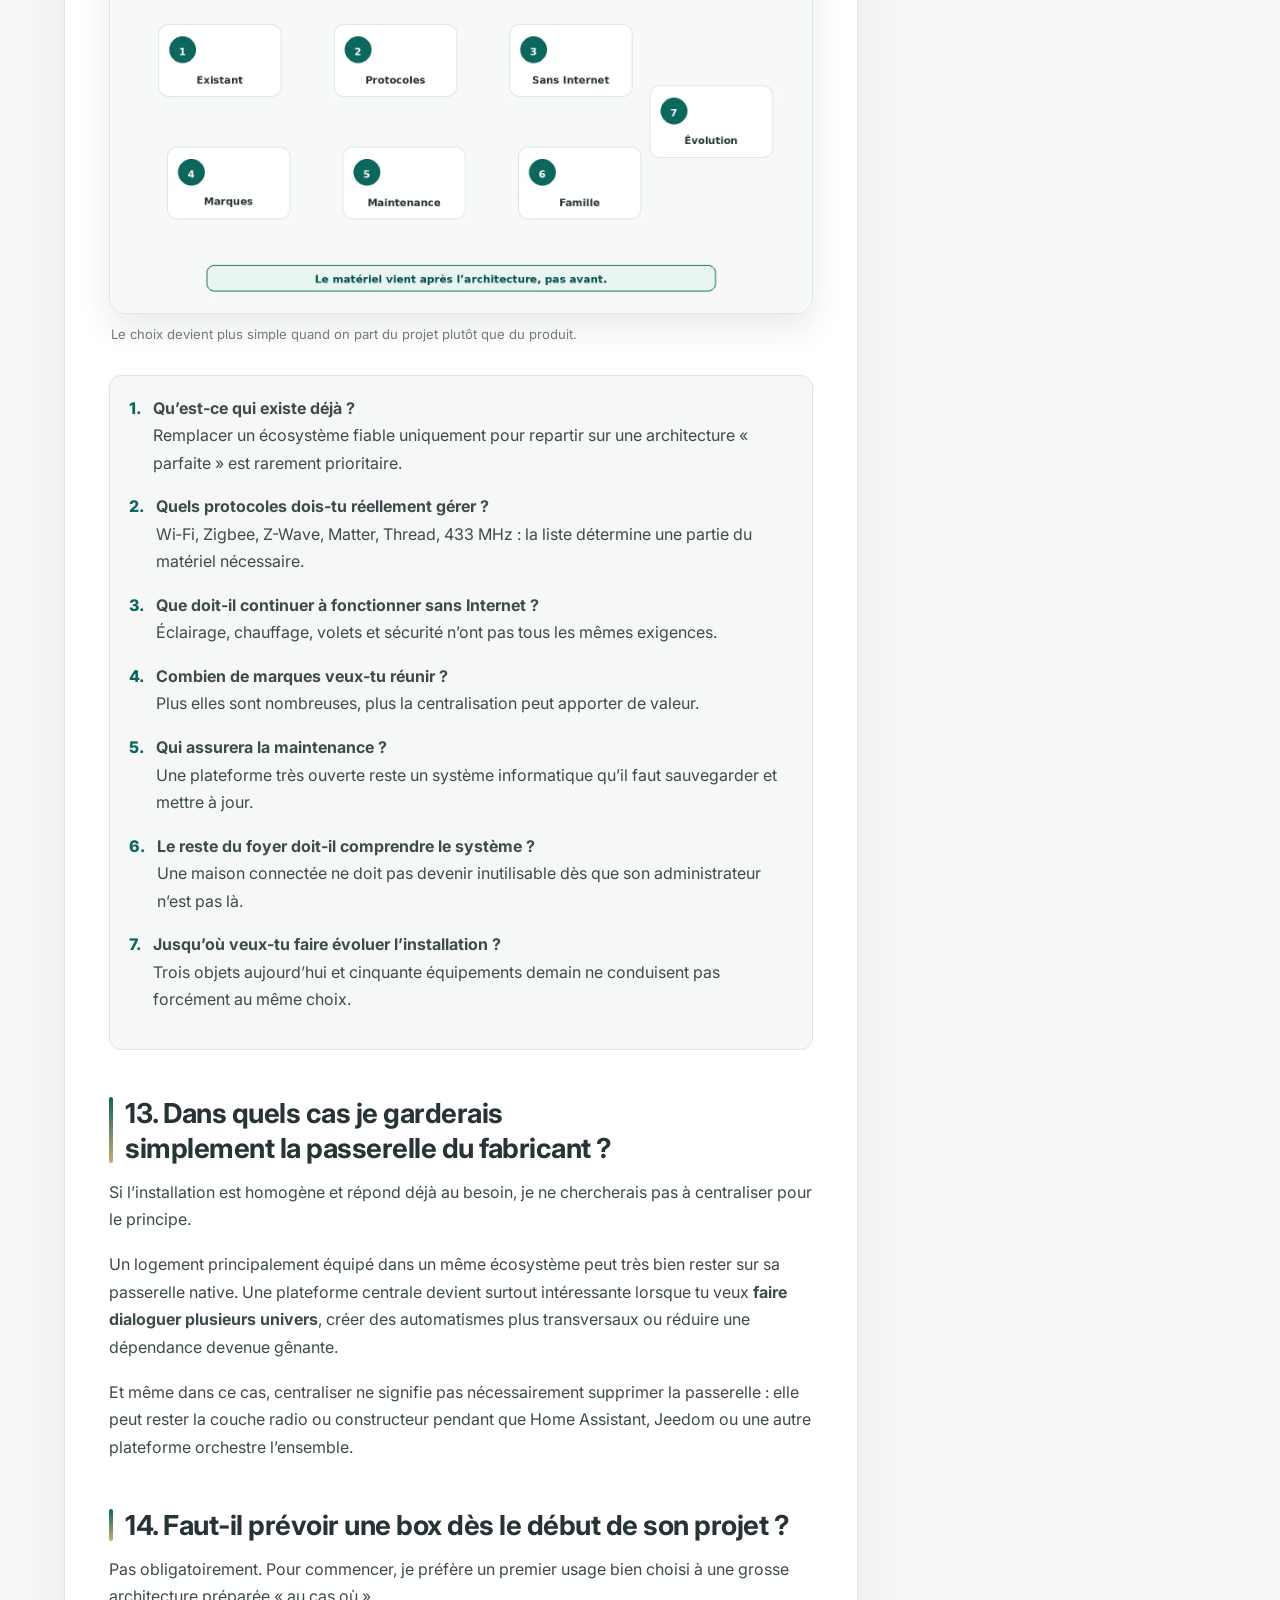
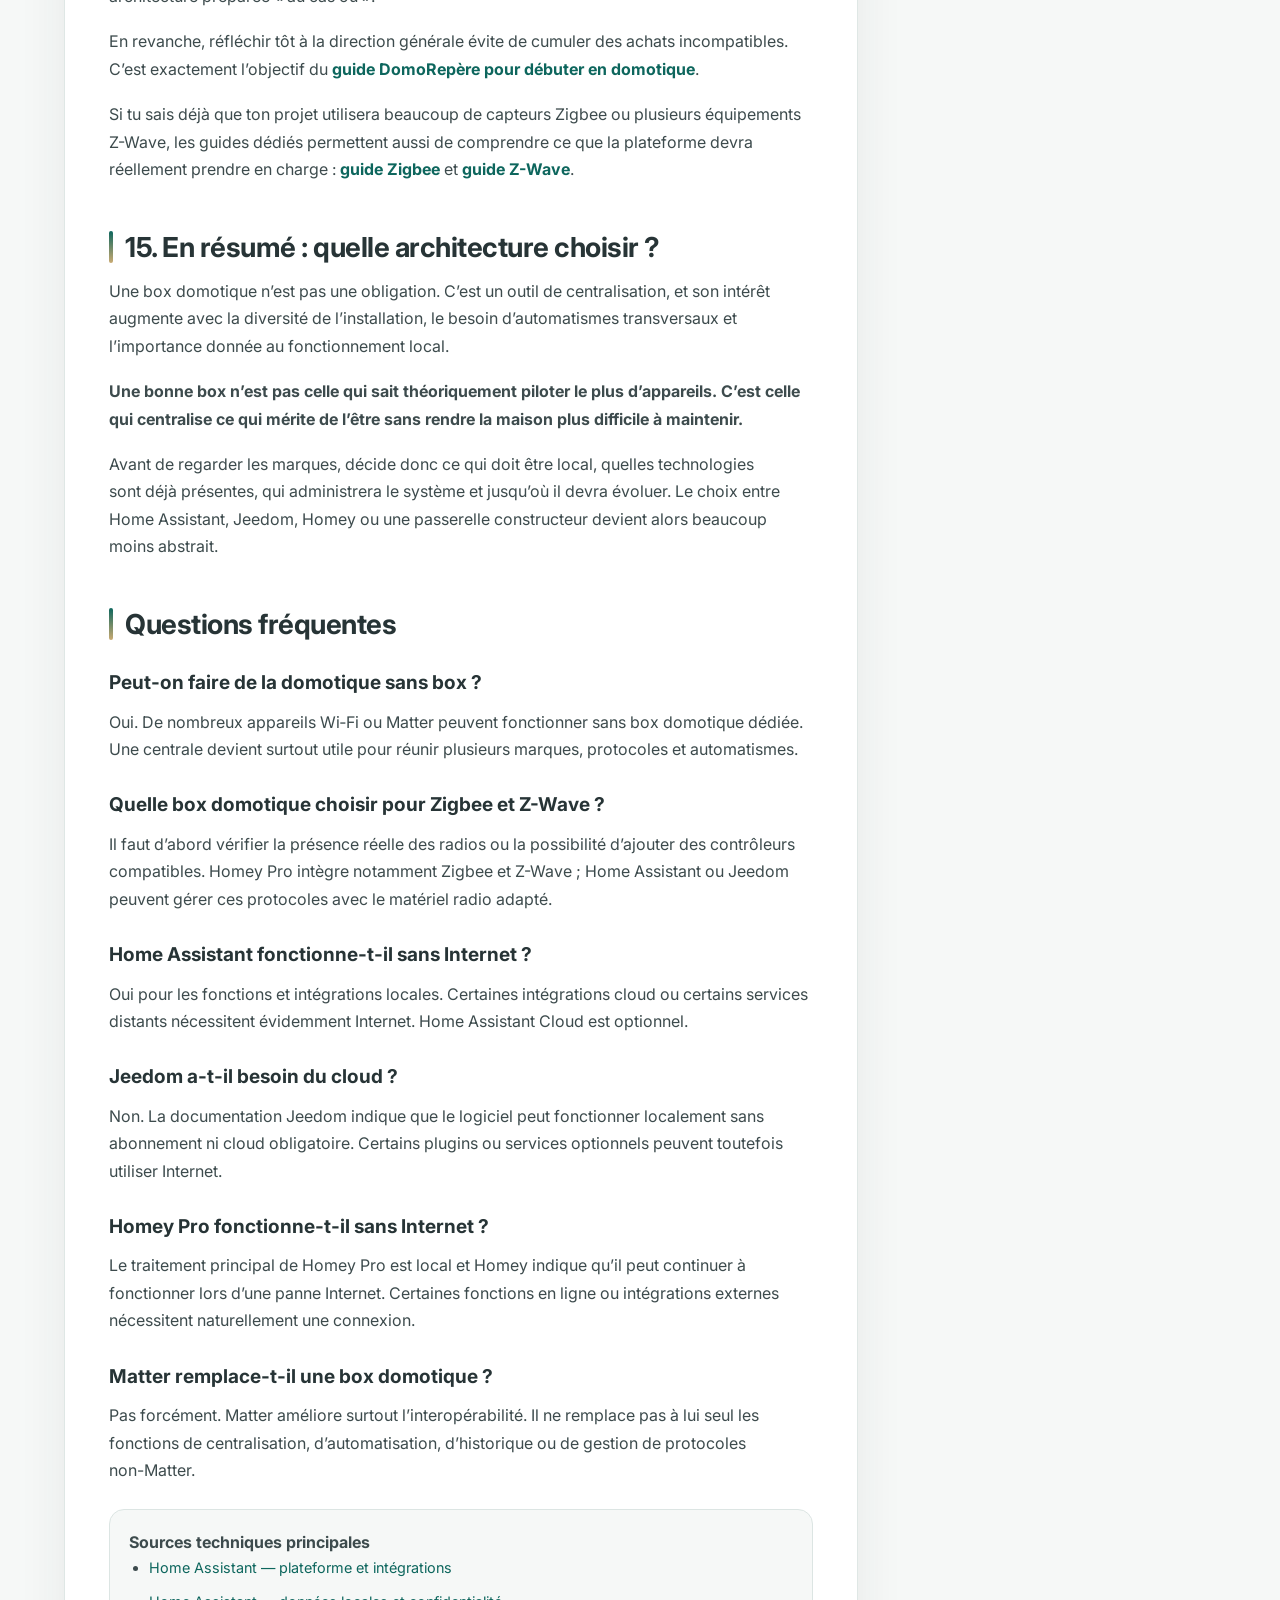
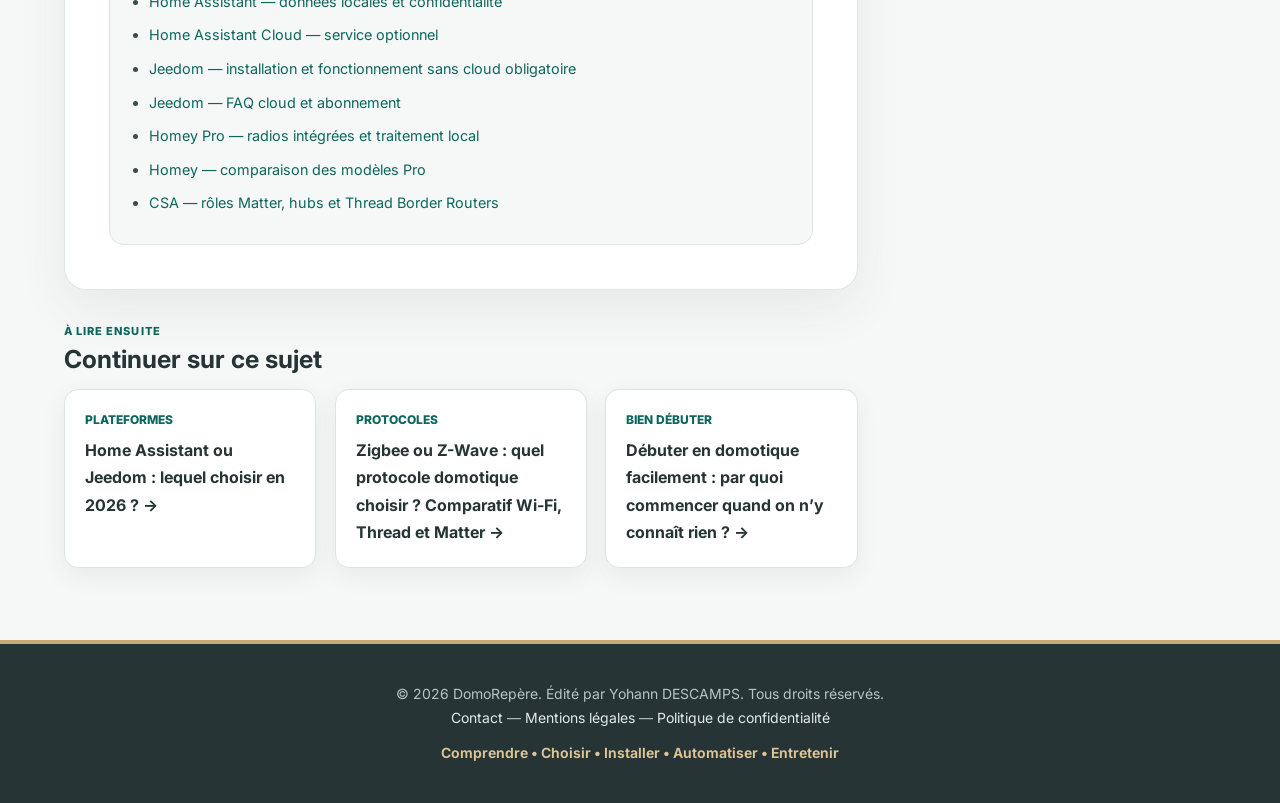
<file: box-domotique.html>
<!DOCTYPE html>
<html lang="fr">
<head>
<meta charset="UTF-8">
<meta name="viewport" content="width=device-width, initial-scale=1.0">
<title>Faut-il une box domotique en 2026 ? Home Assistant, Jeedom ou Homey</title>
<meta name="description" content="Faut-il une box domotique ? Comparez Home Assistant, Jeedom, Homey et les passerelles constructeur selon compatibilité, cloud, maintenance et évolutivité.">
<link rel="canonical" href="https://domorepere.fr/box-domotique.html">
<meta name="robots" content="index, follow, max-image-preview:large">
<meta name="theme-color" content="#0d665d">
<meta property="og:type" content="article">
<meta property="og:locale" content="fr_FR">
<meta property="og:site_name" content="DomoRepère">
<meta property="og:title" content="Faut-il une box domotique en 2026 ? Home Assistant, Jeedom ou Homey">
<meta property="og:description" content="Comprendre les architectures domotiques avant de choisir une box : plateforme centrale, passerelle constructeur, local, cloud et compatibilité.">
<meta property="og:url" content="https://domorepere.fr/box-domotique.html">
<meta property="og:image" content="https://domorepere.fr/assets/brand/social-card.png">
<meta name="twitter:card" content="summary_large_image">
<meta name="twitter:title" content="Faut-il une box domotique en 2026 ?">
<meta name="twitter:description" content="Home Assistant, Jeedom, Homey ou passerelle constructeur : choisir selon l’architecture, pas selon un classement.">
<meta name="twitter:image" content="https://domorepere.fr/assets/brand/social-card.png">
<link rel="icon" href="assets/icons/favicon-32.png" sizes="32x32" type="image/png">
<link rel="icon" href="assets/icons/favicon-192.png" sizes="192x192" type="image/png">
<link rel="apple-touch-icon" href="assets/icons/apple-touch-icon.png" sizes="180x180">
<link rel="preconnect" href="https://fonts.googleapis.com">
<link rel="preconnect" href="https://fonts.gstatic.com" crossorigin>
<link href="https://fonts.googleapis.com/css2?family=Inter:wght@400;500;600;700;800&display=swap" rel="stylesheet">
<script src="assets/js/site-preferences.js"></script>
<link rel="stylesheet" href="assets/css/theme.css">

<style>
*{box-sizing:border-box;margin:0;padding:0}html{scroll-behavior:smooth}body{font-family:var(--font-body);color:var(--color-text);background:var(--color-page);line-height:1.72}a{color:var(--brand-primary);text-decoration:none}a:hover{color:var(--brand-primary-hover)}img{max-width:100%;height:auto}
.site-header{background:var(--color-header-bg);border-bottom:1px solid var(--color-border);position:sticky;top:0;z-index:100;backdrop-filter:blur(12px)}.nav-container{max-width:1200px;margin:0 auto;padding:.85rem 1.5rem;display:flex;justify-content:space-between;align-items:center;gap:1.5rem}.logo{display:flex;align-items:center;gap:.7rem;color:var(--color-text-strong);font-size:1.2rem;font-weight:800}.logo img{height:48px}.logo strong{color:var(--brand-primary)}nav ul{display:flex;list-style:none;gap:1.55rem}nav a{color:var(--color-text-strong);font-weight:650;font-size:.92rem}nav a.active{color:var(--brand-primary)}
.article-hero{background:linear-gradient(132deg,var(--color-hero-start) 0%,var(--color-hero-mid) 48%,var(--color-hero-end) 120%);color:var(--color-text-inverse);padding:4.6rem 1.5rem 3.6rem}.article-hero-inner{max-width:920px;margin:0 auto}.breadcrumb{font-size:.86rem;color:#c6d2d1;margin-bottom:1.1rem}.breadcrumb a{color:#e6cf9f}.eyebrow{color:#e5c995;font-size:.78rem;font-weight:800;letter-spacing:.11em;text-transform:uppercase;margin-bottom:.75rem}h1{font-size:clamp(2.05rem,5vw,3.45rem);line-height:1.08;letter-spacing:-.035em}.lead{margin-top:1rem;max-width:830px;color:#d3dddd;font-size:1.06rem}.meta{display:flex;flex-wrap:wrap;gap:.7rem 1rem;margin-top:1.35rem;color:#c5d1cf;font-size:.88rem}.author-line{margin-top:.65rem;color:#e6cf9f;font-size:.86rem;font-weight:600}
.page-wrap{max-width:1100px;margin:0 auto;padding:2.6rem 1.5rem 4rem}.content-grid{display:grid;grid-template-columns:minmax(0,760px) 250px;gap:2rem;align-items:start}.article-body{background:var(--color-surface);border:1px solid var(--color-border);border-radius:var(--radius-md);box-shadow:var(--shadow-card);padding:2.2rem}.article-body h2{color:var(--color-text-strong);font-size:1.55rem;line-height:1.25;margin:2.3rem 0 .85rem;scroll-margin-top:105px}.article-body h3{color:var(--color-text-strong);font-size:1.15rem;margin:1.6rem 0 .55rem}.article-body p{margin-bottom:1.1rem}.article-body ul,.article-body ol{margin:0 0 1.4rem 1.25rem}.article-body li{margin-bottom:.55rem}
.highlight-box{background:var(--color-surface-soft);border:1px solid #cfe7e1;border-left:5px solid var(--brand-primary);border-radius:12px;padding:1.15rem 1.2rem;margin:1.5rem 0}.field-note{background:#fbfcfc;border:1px dashed var(--color-border-strong);border-radius:12px;padding:1.05rem 1.15rem;margin:1.5rem 0}.question-box{background:var(--color-surface-inverse);color:#edf3f2;border-radius:14px;padding:1.35rem;margin:1.7rem 0}.question-box strong{color:#efd59f}.article-figure{margin:1.8rem 0}.article-figure img{display:block;width:100%;border-radius:14px;border:1px solid var(--color-border);box-shadow:var(--shadow-card)}.article-figure figcaption{font-size:.82rem;color:var(--color-text-muted);margin-top:.55rem}
.comparison-table-wrapper{overflow-x:auto;margin:1.6rem 0}.comparison-table{width:100%;border-collapse:collapse;font-size:.9rem}.comparison-table th,.comparison-table td{padding:.72rem .78rem;border:1px solid var(--color-border);text-align:left;vertical-align:top}.comparison-table th{background:var(--color-surface-soft);color:var(--color-text-strong)}.checklist{background:var(--color-page);border:1px solid var(--color-border);border-radius:12px;padding:1.2rem;margin:1.4rem 0}.checklist-item{display:flex;gap:.75rem;margin-bottom:1rem}.checklist-item>span{font-weight:800;color:var(--brand-primary)}
.sources{background:var(--color-page);border:1px solid var(--color-border);border-radius:12px;padding:1.2rem;margin-top:1.5rem}.sources ul{margin-bottom:0}.sources li{font-size:.9rem}.next-links{display:grid;grid-template-columns:repeat(2,minmax(0,1fr));gap:1rem;margin-top:1.3rem}.next-card{background:var(--color-surface);border:1px solid var(--color-border);border-radius:14px;padding:1.1rem;box-shadow:var(--shadow-card)}.next-card span{display:block;color:var(--brand-primary);font-size:.75rem;font-weight:800;text-transform:uppercase;margin-bottom:.35rem}.next-card strong{color:var(--color-text-strong)}
.sidebar{position:sticky;top:88px}.side-card{background:var(--color-surface);border:1px solid var(--color-border);border-radius:var(--radius-md);padding:1.15rem;box-shadow:var(--shadow-card);margin-bottom:1rem}.side-card h2{font-size:1rem;color:var(--color-text-strong);margin-bottom:.65rem}.side-card ul{list-style:none}.side-card li+li{margin-top:.55rem}.side-card a{font-size:.88rem}.side-card p{font-size:.88rem;color:var(--color-text-muted)}
footer{background:var(--color-footer-bg);color:var(--color-text-inverse-muted);padding:2.4rem 1.5rem;text-align:center;font-size:.875rem;border-top:4px solid var(--brand-accent)}footer a{color:#e2ebe9}.footer-tagline{color:#dfc596;font-weight:650;margin-top:.65rem}
@media(max-width:900px){.content-grid{grid-template-columns:1fr}.sidebar{position:static;display:grid;grid-template-columns:repeat(2,minmax(0,1fr));gap:1rem}}@media(max-width:720px){.nav-container{flex-direction:column}.nav-container nav ul{flex-wrap:wrap;justify-content:center;gap:.55rem 1rem}.article-hero{padding:3.6rem 1rem 3rem}.page-wrap{padding:2rem 1rem 3rem}.article-body{padding:1.35rem}.sidebar,.next-links{grid-template-columns:1fr}}
</style>
<script type="application/ld+json">
{"@context":"https://schema.org","@type":"Article","headline":"Faut-il une box domotique en 2026 ? Home Assistant, Jeedom, Homey ou passerelle constructeur","description":"Comprendre les architectures domotiques avant de choisir une box : plateforme centrale, passerelle constructeur, local, cloud et compatibilité.","inLanguage":"fr-FR","mainEntityOfPage":"https://domorepere.fr/box-domotique.html","datePublished":"2026-10-02","dateModified":"2026-10-20","author":{"@type":"Person","name":"Yohann DESCAMPS"},"publisher":{"@type":"Organization","name":"DomoRepère","url":"https://domorepere.fr/"}}
</script>
<link rel="stylesheet" href="assets/css/article-layout-v2.css">
<link rel="stylesheet" href="assets/css/mobile-fixes.css">
<link rel="stylesheet" href="assets/css/sidebar-v2.css">
<script defer src="assets/js/mobile-fixes.js"></script>
  <link href="assets/css/skip-link.css" rel="stylesheet"/>
</head>
<body class="page-article article-classic">
  <a class="skip-link" href="#main-content">Aller au contenu</a>
<header class="site-header"><div class="nav-container"><a href="index.html" class="logo"><img src="assets/brand/logo.png" alt="Logo DomoRepère"><span>Domo<strong>Repère</strong></span></a><nav><ul><li><a href="index.html">Accueil</a></li><li><a href="index.html#quiz">Guide interactif</a></li><li><a class="active" href="articles.html">Guides &amp; articles</a></li><li><a href="mon-installation.html">Le Lab</a></li><li><a href="index.html#contact">Contact</a></li></ul></nav></div><div class="reading-progress" aria-hidden="true"><span></span></div></header>
<main id="main-content" tabindex="-1">
<section class="article-hero"><div class="article-hero-inner"><div class="breadcrumb"><a href="index.html">Accueil</a> › <a href="articles.html">Guides</a> › Box domotique</div><div class="eyebrow">Architecture • centralisation • compatibilité</div><h1>Faut-il une box domotique en 2026 ? Home Assistant, Jeedom, Homey ou passerelle constructeur</h1><p class="lead">Une box peut simplifier une maison connectée… ou ajouter une couche de complexité dont tu n’avais pas besoin. Avant de choisir un produit, il faut surtout comprendre quelle architecture correspond à ton installation.</p><div class="meta"><span>⏱️ 16 min</span><span>🗓️ Mis à jour le 20 octobre 2026</span><span>📚 Architecture domotique</span></div><div class="author-line">Par Yohann DESCAMPS — DomoRepère</div></div></section>

<div class="page-wrap"><div class="content-grid"><div class="article-shell">
<article class="article-body">
<p>Quand une installation commence à mélanger des volets, des capteurs, de l’éclairage, du chauffage et plusieurs marques, la question arrive vite : <strong>faut-il une box domotique pour mettre tout ça au même endroit ?</strong></p>
<p>La réponse n’est pas automatiquement oui. Pour quelques appareils simples, une plateforme centrale peut être inutile. À l’inverse, quand les applications se multiplient, que les automatismes doivent faire dialoguer plusieurs écosystèmes ou que certaines fonctions doivent continuer sans Internet, la centralisation devient beaucoup plus intéressante.</p>
<div class="highlight-box"><strong>La méthode DomoRepère :</strong> ne commence pas par « Home Assistant, Jeedom ou Homey ? ». Commence par « qu’est-ce que je veux centraliser, quelles fonctions doivent rester locales et combien de maintenance suis-je prêt à accepter ? »</div>

<h2 id="1-role-box">1. Une box domotique, ça sert à quoi exactement ?</h2>
<p>Une box domotique est avant tout un <strong>point de centralisation</strong>. Elle peut réunir des appareils de plusieurs marques, héberger des automatismes, proposer une interface commune et parfois intégrer directement certaines radios.</p>
<p>Son rôle peut être très différent selon la solution. Une passerelle constructeur sert souvent principalement son propre écosystème. Une plateforme comme Home Assistant ou Jeedom peut être installée sur différents matériels et étendue avec des radios ou des intégrations. Homey Pro adopte une autre approche : davantage de technologies radio sont intégrées directement dans le produit.</p>
<p>Il faut donc éviter une confusion : <strong>une box domotique n’est pas forcément une radio universelle.</strong> Installer Home Assistant ne donne pas automatiquement Zigbee ou Z-Wave à la machine. Selon l’architecture choisie, il faudra ajouter un coordinateur, un contrôleur ou conserver certaines passerelles.</p>

<h2 id="2-faut-il-box">2. Faut-il vraiment une box domotique ?</h2>
<h3>Quand on peut très bien s’en passer</h3>
<p>Si ton installation se limite à quelques appareils autonomes — deux prises Wi‑Fi, un thermostat bien intégré ou quelques équipements Matter déjà pilotés par ton environnement habituel — une plateforme supplémentaire n’est pas forcément utile.</p>
<p>Ajouter une box uniquement parce qu’une installation « sérieuse » devrait en avoir une revient à ajouter une chose de plus à mettre à jour, sauvegarder et dépanner.</p>
<h3>Quand une box commence à avoir du sens</h3>
<ul><li>faire travailler ensemble plusieurs marques ou protocoles ;</li><li>créer des automatismes qui dépassent une application constructeur ;</li><li>réduire le nombre d’applications utilisées au quotidien ;</li><li>conserver davantage de fonctions en local ;</li><li>avoir une vision globale des états, capteurs et scénarios ;</li><li>faire évoluer l’installation sans repartir de zéro à chaque nouveau produit.</li></ul>
<div class="question-box"><p><strong>Le bon critère :</strong></p><p>Une box devient utile quand elle simplifie réellement l’architecture. Si elle ne fait qu’ajouter une couche entre toi et trois appareils déjà simples à utiliser, elle n’apporte pas forcément grand-chose.</p></div>

<h2 id="3-architectures">3. Sans centrale, passerelle constructeur ou plateforme centrale : trois architectures différentes</h2>
<figure class="article-figure"><img src="assets/images/articles/box-domotique/architectures-box-domotique.webp" alt="Trois architectures domotiques : sans centrale, passerelle constructeur et plateforme domotique centrale" width="1600" height="900" loading="lazy" decoding="async"><figcaption>Avant de choisir une marque de box, il faut choisir le niveau de centralisation dont le projet a réellement besoin.</figcaption></figure>
<p><strong>Sans centrale</strong>, chaque appareil ou service reste principalement géré par son application ou son cloud. C’est simple tant que le nombre de produits reste faible et que les interactions entre eux sont limitées.</p>
<p>Avec une <strong>passerelle constructeur</strong>, plusieurs appareils d’une même famille sont déjà regroupés : Hue pour l’éclairage, Aqara pour une partie de ses appareils, TaHoma pour l’écosystème Somfy, par exemple.</p>
<p>Une <strong>plateforme centrale</strong> vise plutôt à rassembler plusieurs univers dans une logique commune. Elle devient le cerveau transversal de l’installation, tout en pouvant continuer à s’appuyer sur certaines passerelles lorsqu’elles sont utiles.</p>

<h2 id="4-passerelle-constructeur">4. Une passerelle constructeur est-elle forcément une mauvaise solution ?</h2>
<p>Non. Et chercher à supprimer toutes les passerelles à tout prix peut même compliquer inutilement une installation.</p>
<ul><li>compatibilité officiellement testée avec les produits de la marque ;</li><li>fonctions spécifiques que les intégrations tierces n’exposent pas toujours ;</li><li>installation plus simple pour quelqu’un qui ne souhaite pas administrer une plateforme centrale ;</li><li>support constructeur plus clair en cas de problème.</li></ul>
<p>Son principal défaut apparaît lorsque chaque nouvel achat ajoute son propre hub et sa propre application. À partir d’un certain point, le système reste fonctionnel mais devient difficile à comprendre.</p>
<div class="field-note"><strong>Dans une installation existante :</strong> je ne supprimerais pas une passerelle fiable uniquement pour avoir une architecture « plus pure ». Si elle fonctionne bien et apporte des fonctions utiles, la plateforme centrale peut simplement l’intégrer.</div>

<h2 id="5-home-assistant">5. Home Assistant : très ouvert, mais pas une box magique</h2>
<p>Home Assistant est une plateforme open source qui met le <strong>contrôle local et la confidentialité</strong> au centre de son fonctionnement. Le projet annonce aujourd’hui plus de 1 500 intégrations et stocke les données localement sur le matériel qui héberge Home Assistant.</p>
<p>Son intérêt est surtout sa capacité à réunir des équipements très différents dans une même logique. Zigbee, Z-Wave, Matter, Thread ou de nombreuses intégrations LAN peuvent fonctionner localement lorsque les appareils eux-mêmes le permettent.</p>
<p>Mais cette souplesse a une contrepartie : <strong>tu deviens davantage responsable de l’architecture.</strong> Il faut choisir le matériel, prévoir les radios nécessaires, organiser les sauvegardes et accepter de maintenir la plateforme dans le temps.</p>
<p>Home Assistant Cloud existe comme service optionnel pour simplifier l’accès à distance et certaines intégrations vocales. Home Assistant lui-même fonctionne sans cet abonnement.</p>
<p>Je m’arrête volontairement ici : le futur guide <strong>« Home Assistant est-il fait pour vous ? »</strong> ira beaucoup plus loin sur ce que cette liberté implique réellement au quotidien.</p>

<h2 id="6-jeedom">6. Jeedom : une autre approche de la domotique ouverte</h2>
<p>Jeedom est également un logiciel open source et peut fonctionner sans abonnement ni service cloud obligatoire. Il peut être installé sur différents matériels compatibles ou utilisé via des box officielles.</p>
<p>L’écosystème repose beaucoup sur les plugins pour étendre les possibilités et connecter les équipements. Certains sont gratuits, d’autres payants ou peuvent eux-mêmes nécessiter un accès Internet selon le service utilisé.</p>
<p>Comme Home Assistant, Jeedom permet donc de construire une architecture très locale et personnalisable. La comparaison intéressante n’est pas « lequel est le meilleur ? », mais <strong>quelle manière d’administrer la maison te convient le mieux</strong> : interface, plugins, matériel, maintenance et habitudes.</p>

<h2 id="7-homey">7. Homey : l’approche multiprotocole plus intégrée</h2>
<p>Homey Pro 2026 prend une direction différente : le matériel intègre directement plusieurs technologies, notamment Zigbee, Z-Wave, Matter, Thread, Bluetooth, 433 MHz et infrarouge.</p>
<p>La logique principale de Homey Pro est exécutée localement. Les modèles récents permettent aussi de créer des utilisateurs locaux pour accéder à l’interface Web sur le réseau local sans dépendre de l’authentification cloud.</p>
<p>Cela donne une architecture plus « produit fini » : moins de radios externes à assembler, une interface commune et un écosystème d’applications propre à Homey.</p>
<p>Il faut toutefois distinguer <strong>Homey Pro</strong> de <strong>Homey Cloud</strong>. Le premier est une plateforme matérielle locale ; le second est une offre cloud avec un modèle et des contraintes différents.</p>

<h2 id="8-comparatif">8. Home Assistant, Jeedom, Homey Pro ou passerelle constructeur : que compare-t-on vraiment ?</h2>
<div class="comparison-table-wrapper"><table class="comparison-table"><thead><tr><th>Critère</th><th>Home Assistant</th><th>Jeedom</th><th>Homey Pro</th><th>Passerelle constructeur</th></tr></thead><tbody>
<tr><td><strong>Logique</strong></td><td>Plateforme ouverte à composer</td><td>Plateforme ouverte à composer</td><td>Plateforme + matériel intégré</td><td>Écosystème d’une marque</td></tr>
<tr><td><strong>Local</strong></td><td>Au cœur du projet</td><td>Sans cloud obligatoire</td><td>Traitement local</td><td>Dépend du fabricant</td></tr>
<tr><td><strong>Radios</strong></td><td>À ajouter selon le matériel</td><td>Selon la box ou les contrôleurs</td><td>Plusieurs radios intégrées</td><td>Celles prévues par l’écosystème</td></tr>
<tr><td><strong>Extensions</strong></td><td>Intégrations</td><td>Plugins</td><td>Apps Homey</td><td>Plus limitées</td></tr>
<tr><td><strong>Maintenance</strong></td><td>Utilisateur impliqué</td><td>Utilisateur impliqué</td><td>Plus intégrée au produit</td><td>Principalement fabricant</td></tr>
<tr><td><strong>Évolutivité</strong></td><td>Très large selon intégrations et matériel</td><td>Large selon plugins et contrôleurs</td><td>Large dans le cadre Homey</td><td>Plus centrée sur la marque</td></tr>
</tbody></table></div>
<p>Ce tableau ne donne pas de gagnant. Il montre surtout que les quatre approches ne demandent pas le même investissement à l’utilisateur.</p>

<h2 id="9-approches">9. Home Assistant ou Jeedom ? Homey ou Home Assistant ?</h2>
<p>Home Assistant et Jeedom peuvent tous les deux fonctionner largement en local et être fortement personnalisés. Les différences se jouent donc beaucoup dans l’écosystème logiciel, les extensions disponibles, l’interface et la manière dont chacun préfère administrer sa maison.</p>
<p>Le contraste avec Homey Pro est plus visible : Homey intègre davantage de radios directement dans un appareil conçu comme un produit complet. Home Assistant peut être extrêmement ouvert, mais l’architecture matérielle dépend davantage de ce que tu décides d’assembler.</p>
<p>Le choix oppose donc moins des listes de compatibilité qu’un niveau de <strong>liberté et de responsabilité technique</strong>.</p>
<p>Si ton choix est déjà limité à ces deux plateformes, le sujet devient plus précis : <a href="home-assistant-vs-jeedom.html"><strong>notre comparatif Home Assistant vs Jeedom</strong></a> détaille l’installation, l’interface, les intégrations, les automatisations, la maintenance, le coût et les protocoles sans refaire le comparatif général des box domotiques.</p>

<h2 id="10-local-cloud">10. Local et cloud : ce que cela change vraiment</h2>
<p>« Fonctionne en local » est devenu un argument marketing, mais il faut regarder ce que cela signifie concrètement. Pour chaque fonction importante, demande-toi où l’automatisme est exécuté, ce qui se passe si Internet tombe et de quoi dépend l’accès à distance.</p>
<figure class="article-figure"><img src="assets/images/articles/box-domotique/box-domotique-local-cloud.webp" alt="Différence entre une logique domotique locale et une architecture dépendant de services cloud" width="1600" height="900" loading="lazy" decoding="async"><figcaption>Le local et le cloud ne sont pas mutuellement exclusifs : une bonne architecture peut utiliser le local pour le cœur et le cloud uniquement là où il apporte quelque chose.</figcaption></figure>
<p>Une installation locale n’est pas automatiquement meilleure sur tous les critères. Le cloud peut simplifier l’accès à distance, certaines commandes vocales ou des services externes. L’objectif est surtout de ne pas rendre une fonction essentielle dépendante d’Internet sans le savoir.</p>

<h2 id="11-matter">11. Matter rend-il les box domotiques inutiles ?</h2>
<p>Non. Matter réduit certaines barrières entre écosystèmes, mais il ne supprime pas les rôles d’une plateforme de maison connectée.</p>
<p>Un équipement peut jouer le rôle de <strong>Matter Controller</strong>, un autre de <strong>Thread Border Router</strong>, et certains hubs regroupent plusieurs de ces fonctions. La Connectivity Standards Alliance distingue justement contrôleur, bridge, plateforme, hub et routeur de bordure Thread.</p>
<p>Matter peut donc réduire le besoin de certaines passerelles propriétaires et améliorer l’interopérabilité. Mais si tu veux centraliser des automatismes, agréger des historiques ou faire dialoguer plusieurs technologies non-Matter, une plateforme centrale garde tout son intérêt.</p>

<h2 id="12-sept-questions">12. Les 7 questions que je poserais avant de choisir une box</h2>
<figure class="article-figure"><img src="assets/images/articles/box-domotique/choisir-box-domotique-7-questions.webp" alt="Sept questions à se poser avant de choisir une box domotique" width="1600" height="900" loading="lazy" decoding="async"><figcaption>Le choix devient plus simple quand on part du projet plutôt que du produit.</figcaption></figure>
<div class="checklist">
<div class="checklist-item"><span>1.</span><div><strong>Qu’est-ce qui existe déjà ?</strong><br>Remplacer un écosystème fiable uniquement pour repartir sur une architecture « parfaite » est rarement prioritaire.</div></div>
<div class="checklist-item"><span>2.</span><div><strong>Quels protocoles dois-tu réellement gérer ?</strong><br>Wi‑Fi, Zigbee, Z-Wave, Matter, Thread, 433 MHz : la liste détermine une partie du matériel nécessaire.</div></div>
<div class="checklist-item"><span>3.</span><div><strong>Que doit-il continuer à fonctionner sans Internet ?</strong><br>Éclairage, chauffage, volets et sécurité n’ont pas tous les mêmes exigences.</div></div>
<div class="checklist-item"><span>4.</span><div><strong>Combien de marques veux-tu réunir ?</strong><br>Plus elles sont nombreuses, plus la centralisation peut apporter de valeur.</div></div>
<div class="checklist-item"><span>5.</span><div><strong>Qui assurera la maintenance ?</strong><br>Une plateforme très ouverte reste un système informatique qu’il faut sauvegarder et mettre à jour.</div></div>
<div class="checklist-item"><span>6.</span><div><strong>Le reste du foyer doit-il comprendre le système ?</strong><br>Une maison connectée ne doit pas devenir inutilisable dès que son administrateur n’est pas là.</div></div>
<div class="checklist-item"><span>7.</span><div><strong>Jusqu’où veux-tu faire évoluer l’installation ?</strong><br>Trois objets aujourd’hui et cinquante équipements demain ne conduisent pas forcément au même choix.</div></div>
</div>

<h2 id="13-garder-passerelle">13. Dans quels cas je garderais simplement la passerelle du fabricant ?</h2>
<p>Si l’installation est homogène et répond déjà au besoin, je ne chercherais pas à centraliser pour le principe.</p>
<p>Un logement principalement équipé dans un même écosystème peut très bien rester sur sa passerelle native. Une plateforme centrale devient surtout intéressante lorsque tu veux <strong>faire dialoguer plusieurs univers</strong>, créer des automatismes plus transversaux ou réduire une dépendance devenue gênante.</p>
<p>Et même dans ce cas, centraliser ne signifie pas nécessairement supprimer la passerelle : elle peut rester la couche radio ou constructeur pendant que Home Assistant, Jeedom ou une autre plateforme orchestre l’ensemble.</p>

<h2 id="14-debut-projet">14. Faut-il prévoir une box dès le début de son projet ?</h2>
<p>Pas obligatoirement. Pour commencer, je préfère un premier usage bien choisi à une grosse architecture préparée « au cas où ».</p>
<p>En revanche, réfléchir tôt à la direction générale évite de cumuler des achats incompatibles. C’est exactement l’objectif du <a href="article-1.html"><strong>guide DomoRepère pour débuter en domotique</strong></a>.</p>
<p>Si tu sais déjà que ton projet utilisera beaucoup de capteurs Zigbee ou plusieurs équipements Z-Wave, les guides dédiés permettent aussi de comprendre ce que la plateforme devra réellement prendre en charge : <a href="protocole-zigbee.html"><strong>guide Zigbee</strong></a> et <a href="z-wave-domotique.html"><strong>guide Z-Wave</strong></a>.</p>

<h2 id="15-resume">15. En résumé : quelle architecture choisir ?</h2>
<p>Une box domotique n’est pas une obligation. C’est un outil de centralisation, et son intérêt augmente avec la diversité de l’installation, le besoin d’automatismes transversaux et l’importance donnée au fonctionnement local.</p>
<p><strong>Une bonne box n’est pas celle qui sait théoriquement piloter le plus d’appareils. C’est celle qui centralise ce qui mérite de l’être sans rendre la maison plus difficile à maintenir.</strong></p>
<p>Avant de regarder les marques, décide donc ce qui doit être local, quelles technologies sont déjà présentes, qui administrera le système et jusqu’où il devra évoluer. Le choix entre Home Assistant, Jeedom, Homey ou une passerelle constructeur devient alors beaucoup moins abstrait.</p>

<h2 id="faq">Questions fréquentes</h2>
<h3>Peut-on faire de la domotique sans box ?</h3><p>Oui. De nombreux appareils Wi‑Fi ou Matter peuvent fonctionner sans box domotique dédiée. Une centrale devient surtout utile pour réunir plusieurs marques, protocoles et automatismes.</p>
<h3>Quelle box domotique choisir pour Zigbee et Z-Wave ?</h3><p>Il faut d’abord vérifier la présence réelle des radios ou la possibilité d’ajouter des contrôleurs compatibles. Homey Pro intègre notamment Zigbee et Z-Wave ; Home Assistant ou Jeedom peuvent gérer ces protocoles avec le matériel radio adapté.</p>
<h3>Home Assistant fonctionne-t-il sans Internet ?</h3><p>Oui pour les fonctions et intégrations locales. Certaines intégrations cloud ou certains services distants nécessitent évidemment Internet. Home Assistant Cloud est optionnel.</p>
<h3>Jeedom a-t-il besoin du cloud ?</h3><p>Non. La documentation Jeedom indique que le logiciel peut fonctionner localement sans abonnement ni cloud obligatoire. Certains plugins ou services optionnels peuvent toutefois utiliser Internet.</p>
<h3>Homey Pro fonctionne-t-il sans Internet ?</h3><p>Le traitement principal de Homey Pro est local et Homey indique qu’il peut continuer à fonctionner lors d’une panne Internet. Certaines fonctions en ligne ou intégrations externes nécessitent naturellement une connexion.</p>
<h3>Matter remplace-t-il une box domotique ?</h3><p>Pas forcément. Matter améliore surtout l’interopérabilité. Il ne remplace pas à lui seul les fonctions de centralisation, d’automatisation, d’historique ou de gestion de protocoles non-Matter.</p>

<div class="sources"><strong>Sources techniques principales</strong><ul>
<li><a href="https://www.home-assistant.io/" target="_blank" rel="noopener">Home Assistant — plateforme et intégrations</a></li>
<li><a href="https://www.home-assistant.io/faq/is-my-data-private/" target="_blank" rel="noopener">Home Assistant — données locales et confidentialité</a></li>
<li><a href="https://www.home-assistant.io/cloud" target="_blank" rel="noopener">Home Assistant Cloud — service optionnel</a></li>
<li><a href="https://doc.jeedom.com/fr_FR/installation/" target="_blank" rel="noopener">Jeedom — installation et fonctionnement sans cloud obligatoire</a></li>
<li><a href="https://doc.jeedom.com/fr_FR/core/4.4/faq" target="_blank" rel="noopener">Jeedom — FAQ cloud et abonnement</a></li>
<li><a href="https://homey.app/fr-fr/homey-pro/" target="_blank" rel="noopener">Homey Pro — radios intégrées et traitement local</a></li>
<li><a href="https://support.homey.app/hc/en-us/articles/360015447093-Homey-Pro-models-compared" target="_blank" rel="noopener">Homey — comparaison des modèles Pro</a></li>
<li><a href="https://csa-iot.org/fr/newsroom/peeking-under-the-hood-of-your-matter-smart-home/" target="_blank" rel="noopener">CSA — rôles Matter, hubs et Thread Border Routers</a></li>
</ul></div>
</article>

<div class="next-links"><a class="next-card" href="article-1.html"><span>Pour commencer</span><strong>Débuter en domotique →</strong></a><a class="next-card" href="article-2.html"><span>Choisir les technologies</span><strong>Comparer les protocoles →</strong></a></div>
</div>

<aside class="sidebar" aria-label="Repères de lecture"><section class="side-card toc-card"><button class="toc-toggle" type="button" aria-expanded="true" aria-controls="article-toc"><span><span class="side-kicker">Sommaire</span><strong>Dans ce guide</strong></span><span class="toc-chevron" aria-hidden="true"></span></button><nav class="toc-nav" id="article-toc" aria-label="Sommaire de l’article"><ol>
<li><a href="#1-role-box">1. À quoi sert une box ?</a></li><li><a href="#2-faut-il-box">2. En faut-il vraiment une ?</a></li><li><a href="#3-architectures">3. Trois architectures</a></li><li><a href="#4-passerelle-constructeur">4. Passerelle constructeur</a></li><li><a href="#5-home-assistant">5. Home Assistant</a></li><li><a href="#6-jeedom">6. Jeedom</a></li><li><a href="#7-homey">7. Homey</a></li><li><a href="#8-comparatif">8. Comparaison</a></li><li><a href="#10-local-cloud">10. Local ou cloud</a></li><li><a href="#11-matter">11. Matter</a></li><li><a href="#12-sept-questions">12. Les 7 questions</a></li><li><a href="#15-resume">15. En résumé</a></li><li><a href="#faq">FAQ</a></li>
</ol></nav></section><section class="side-card takeaway-card"><h2>À retenir</h2><p>Ne choisis pas une box pour sa fiche technique. Choisis d’abord le niveau de centralisation, de fonctionnement local et de maintenance que tu veux réellement.</p></section></aside>
</div></div>
</main>
<footer><p>© 2026 DomoRepère. Édité par Yohann DESCAMPS. Tous droits réservés.</p><p><a href="index.html#contact">Contact</a> — <a href="mentions-legales.html">Mentions légales</a> — <a href="politique-de-confidentialite.html">Politique de confidentialité</a></p><div class="footer-tagline">Comprendre • Choisir • Installer • Automatiser • Entretenir</div></footer>
<script src="assets/js/article-layout-v2.js" defer></script>
<script src="assets/js/sidebar-v2.js" defer></script>
</body></html>
</file>
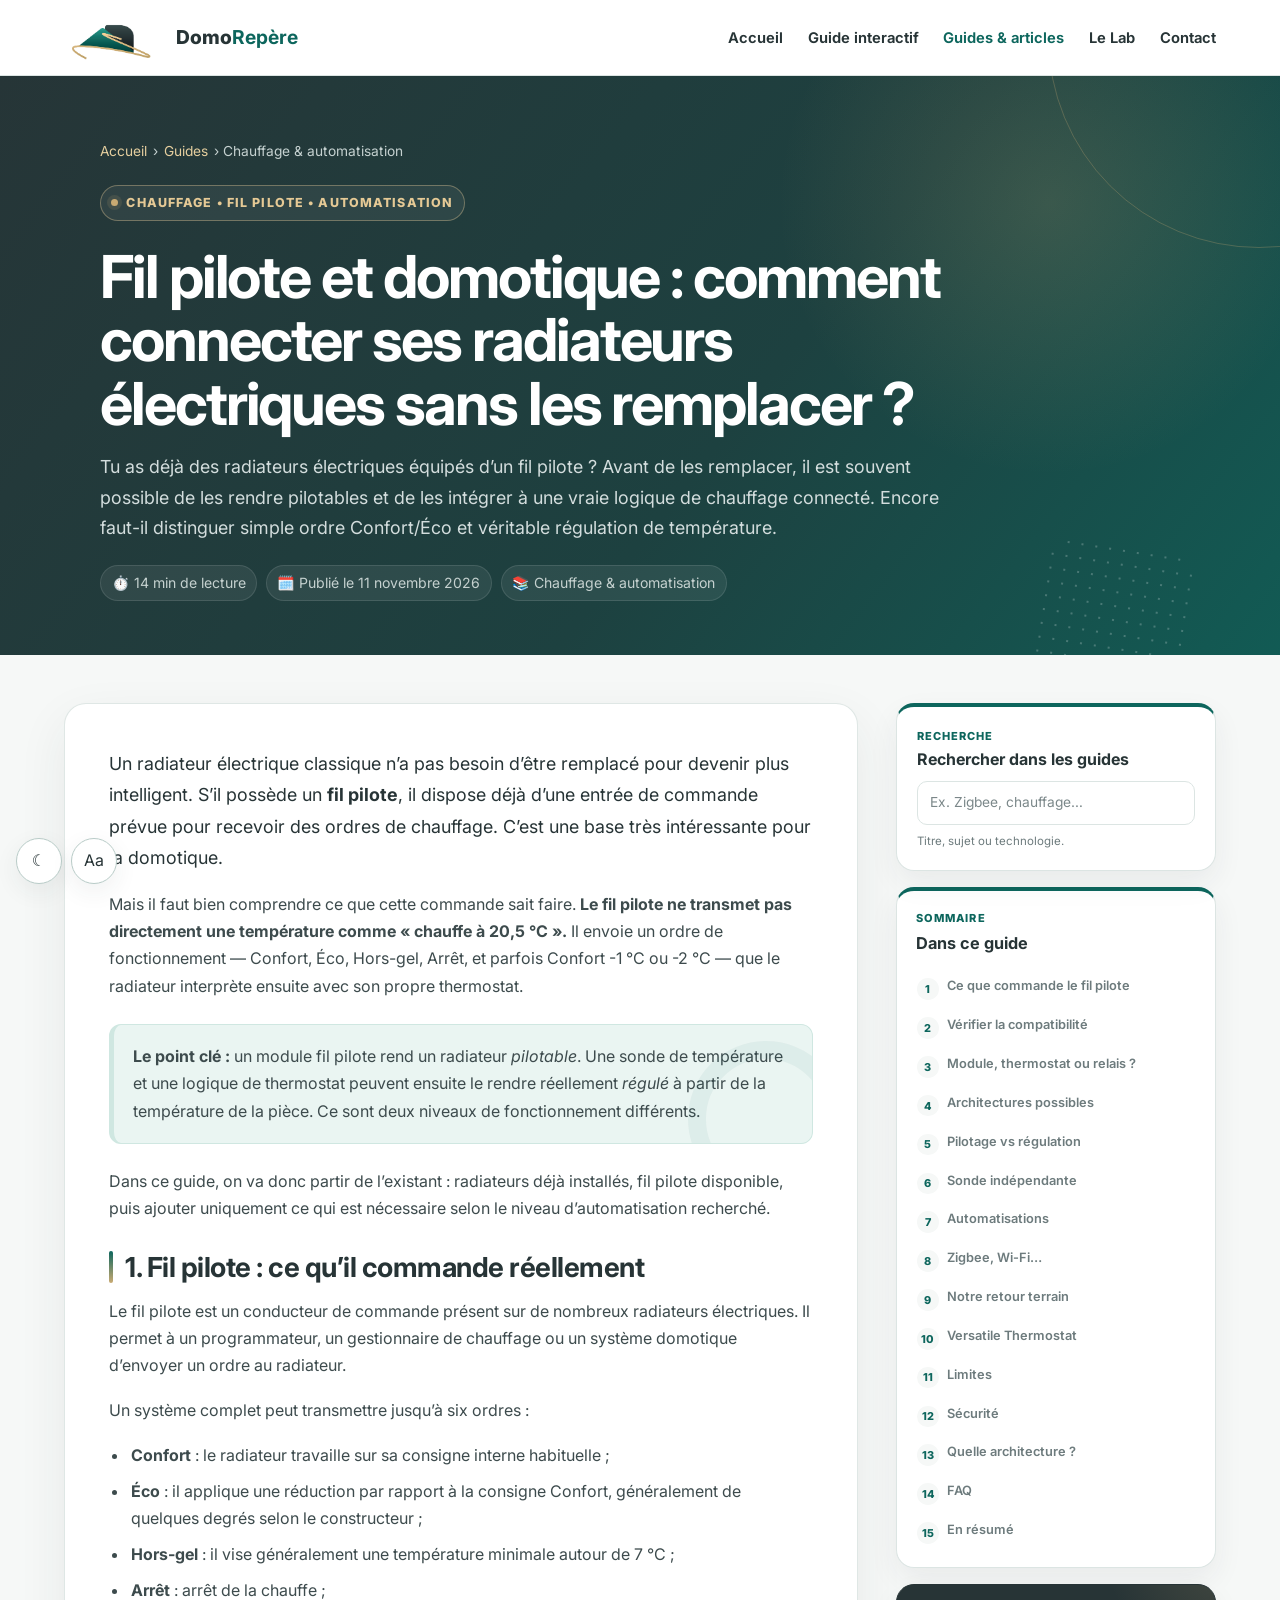
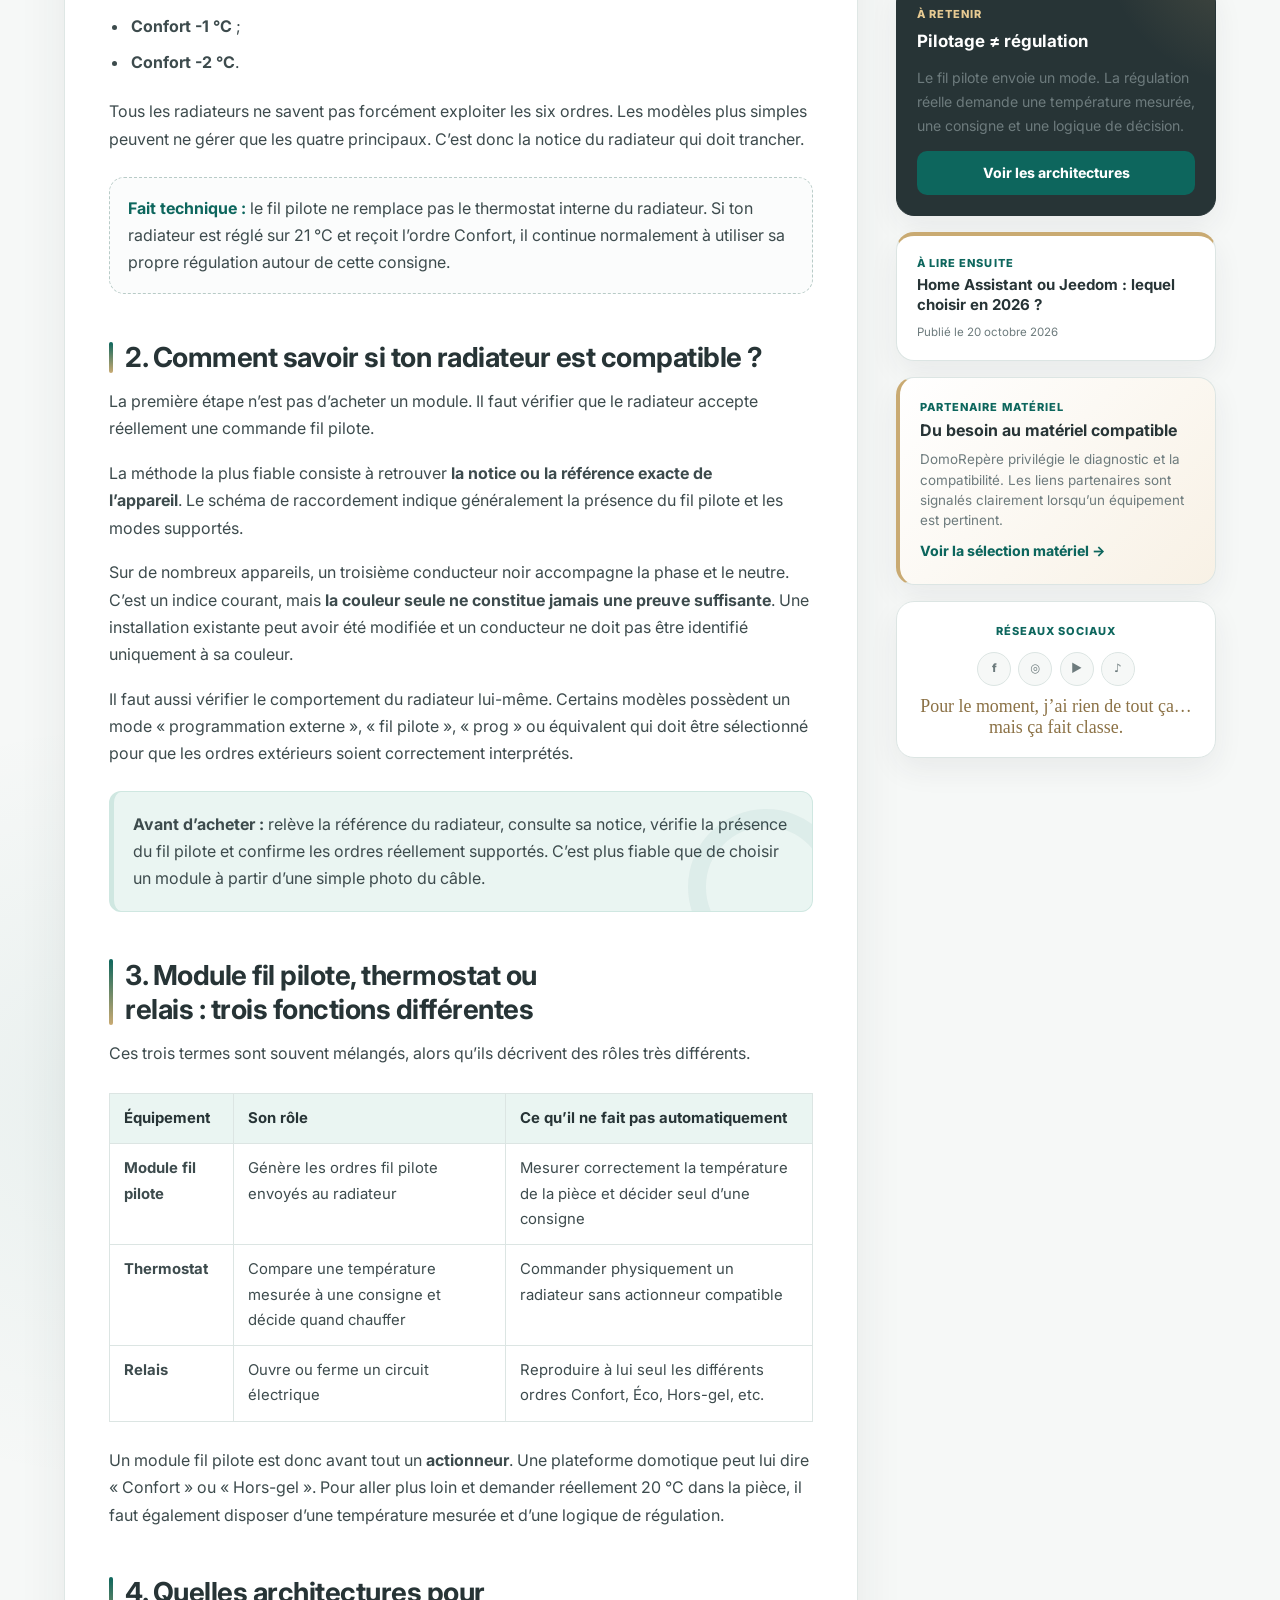
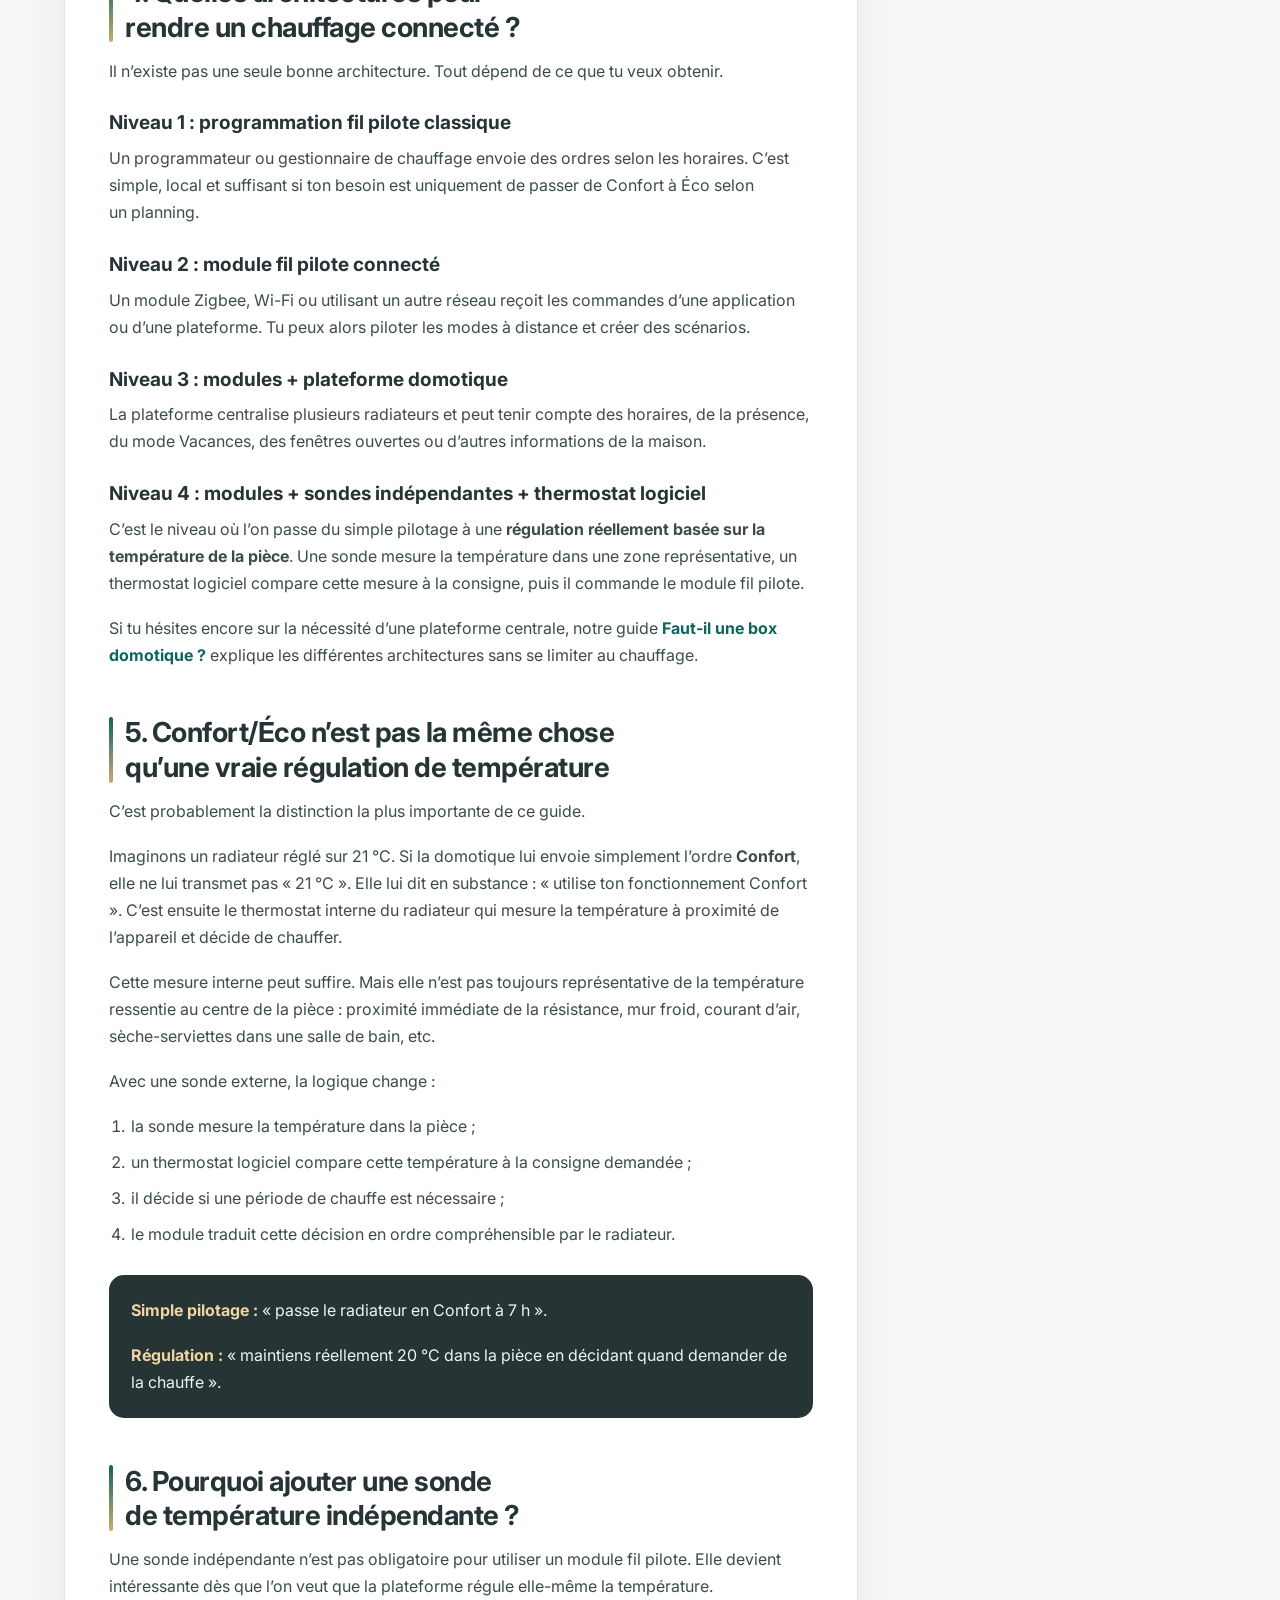
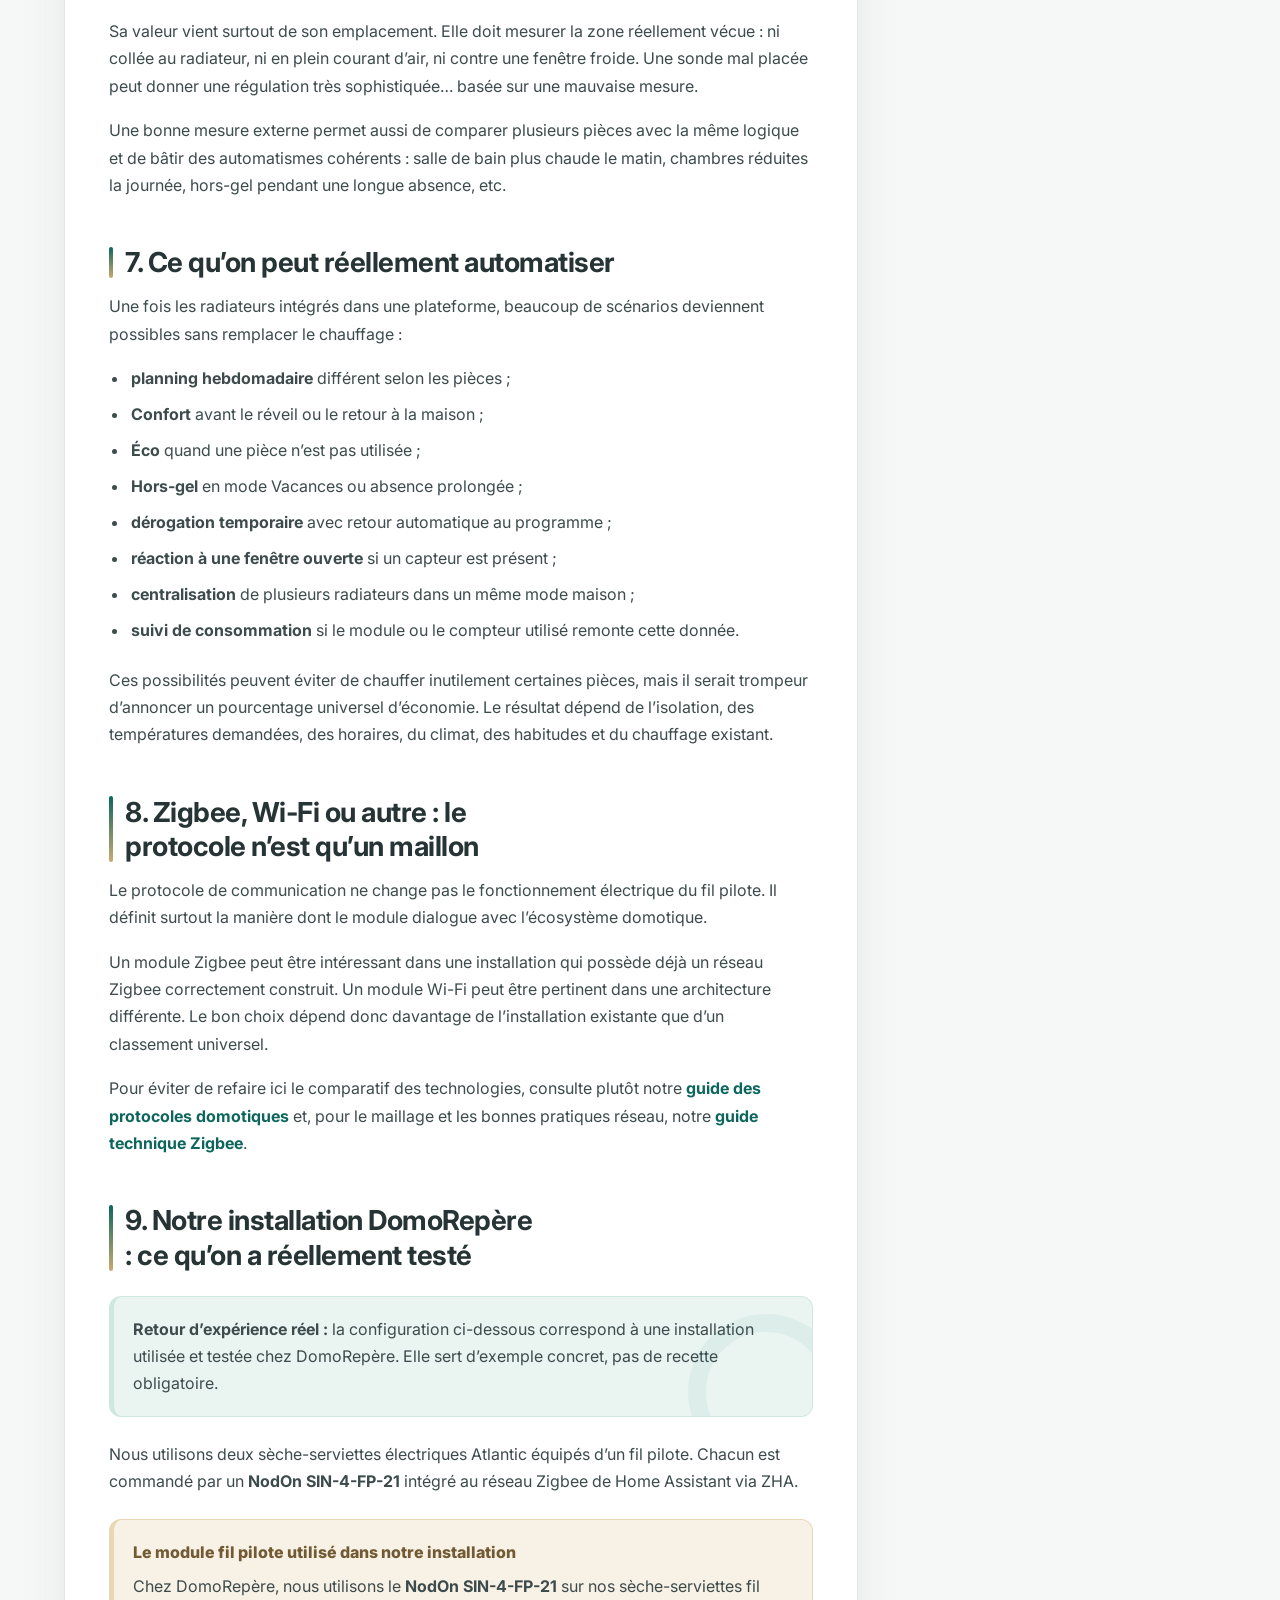
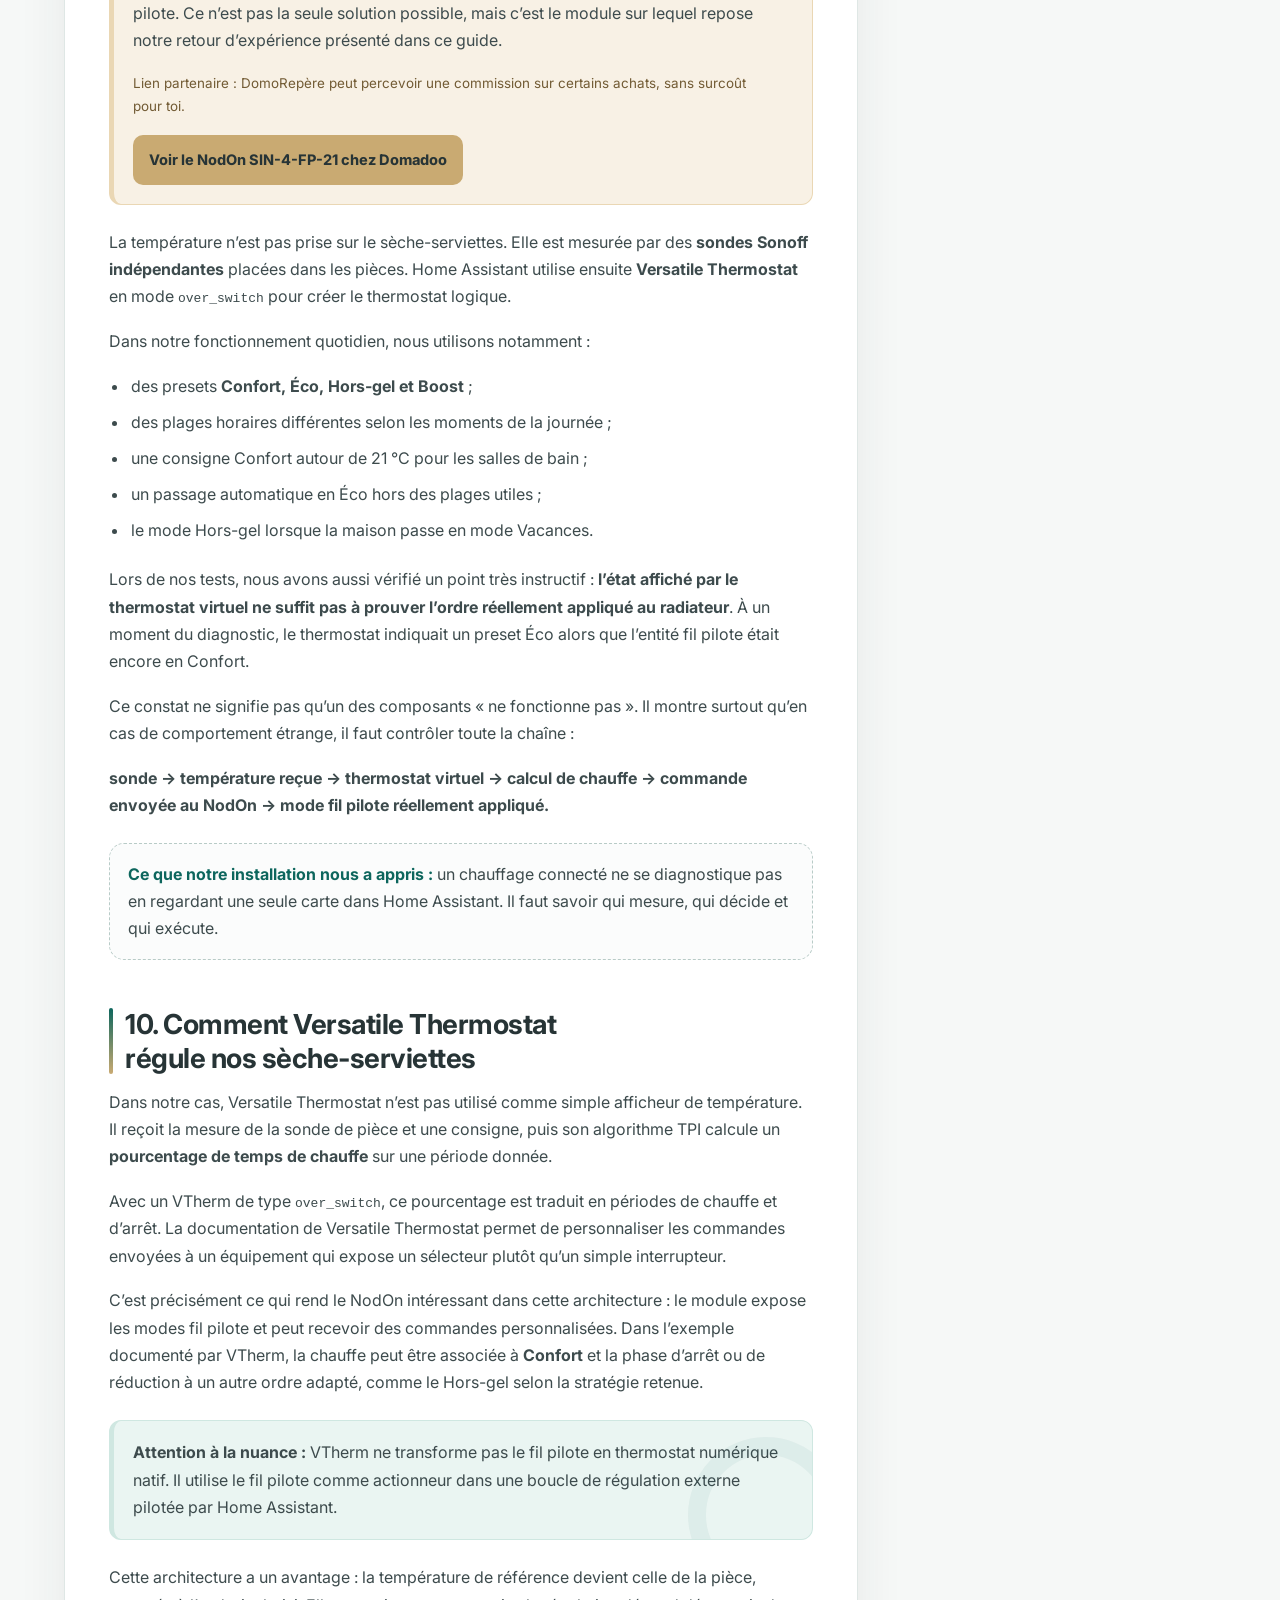
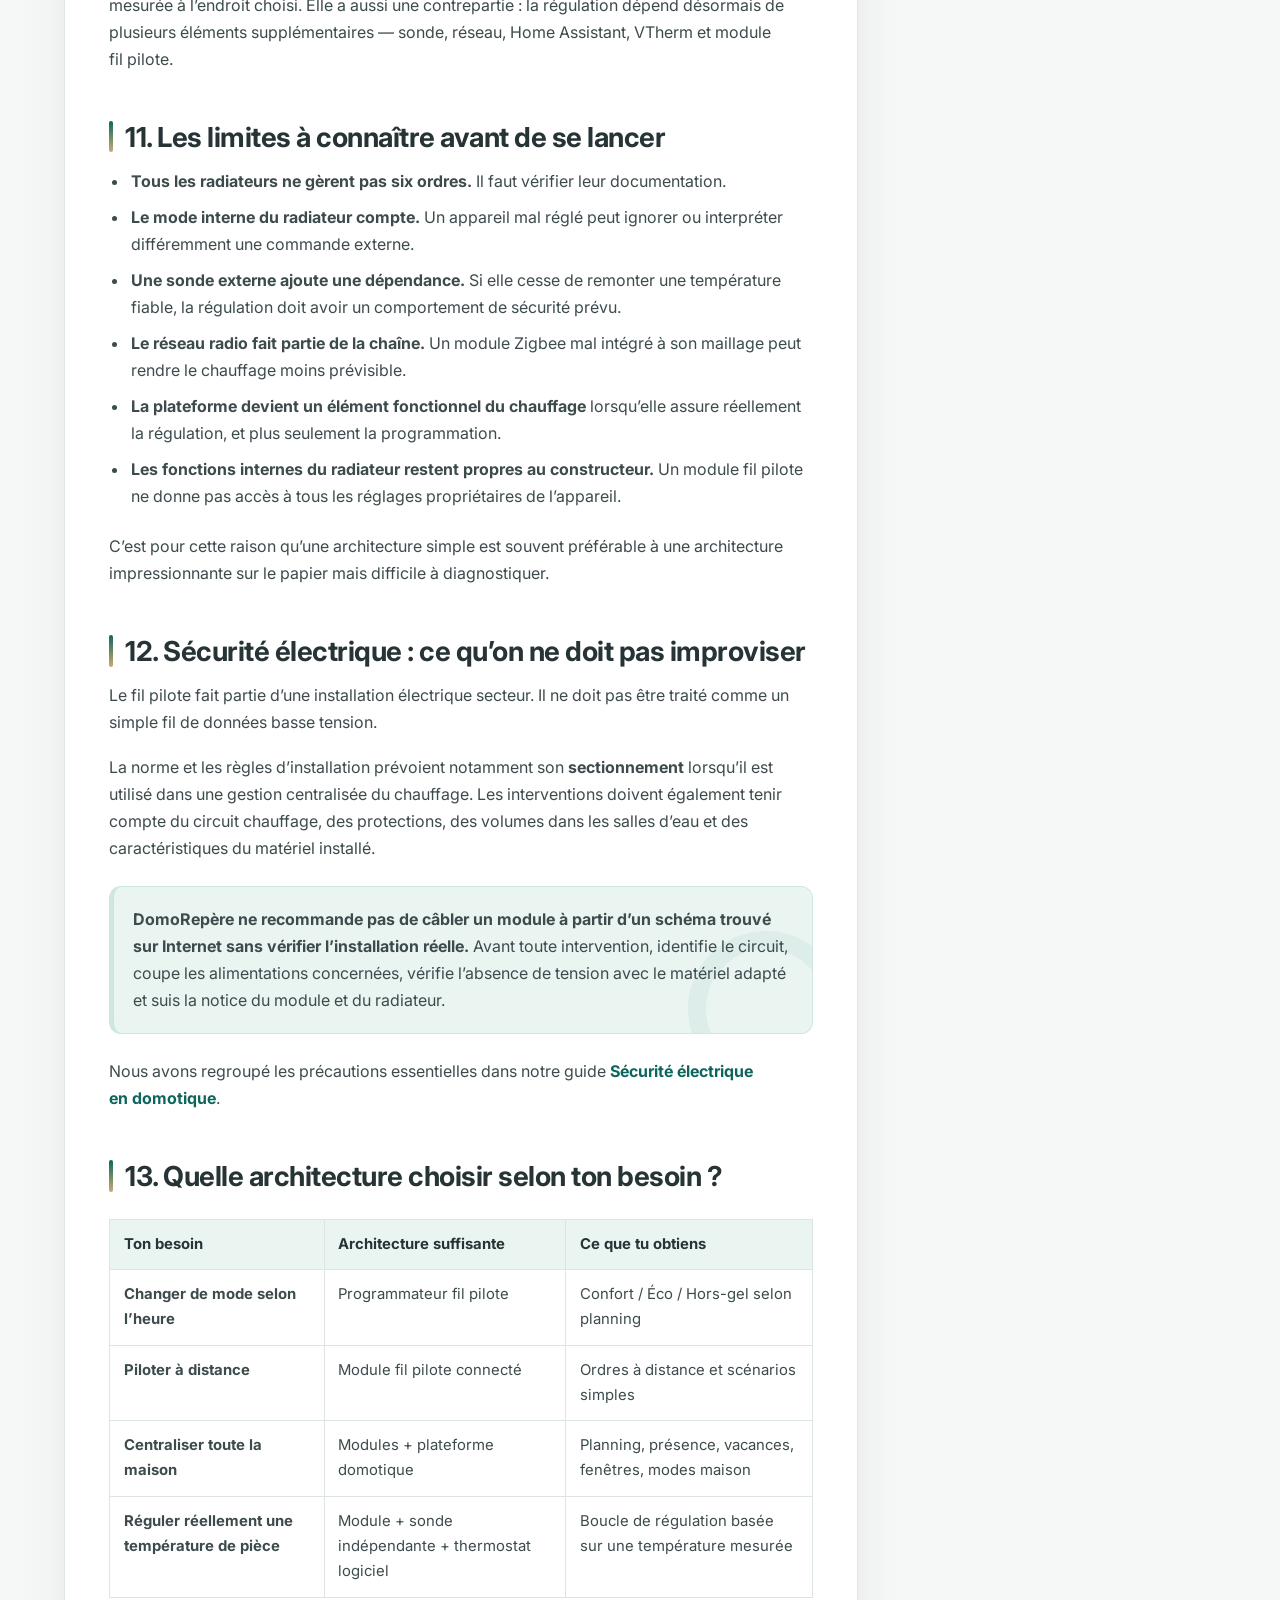
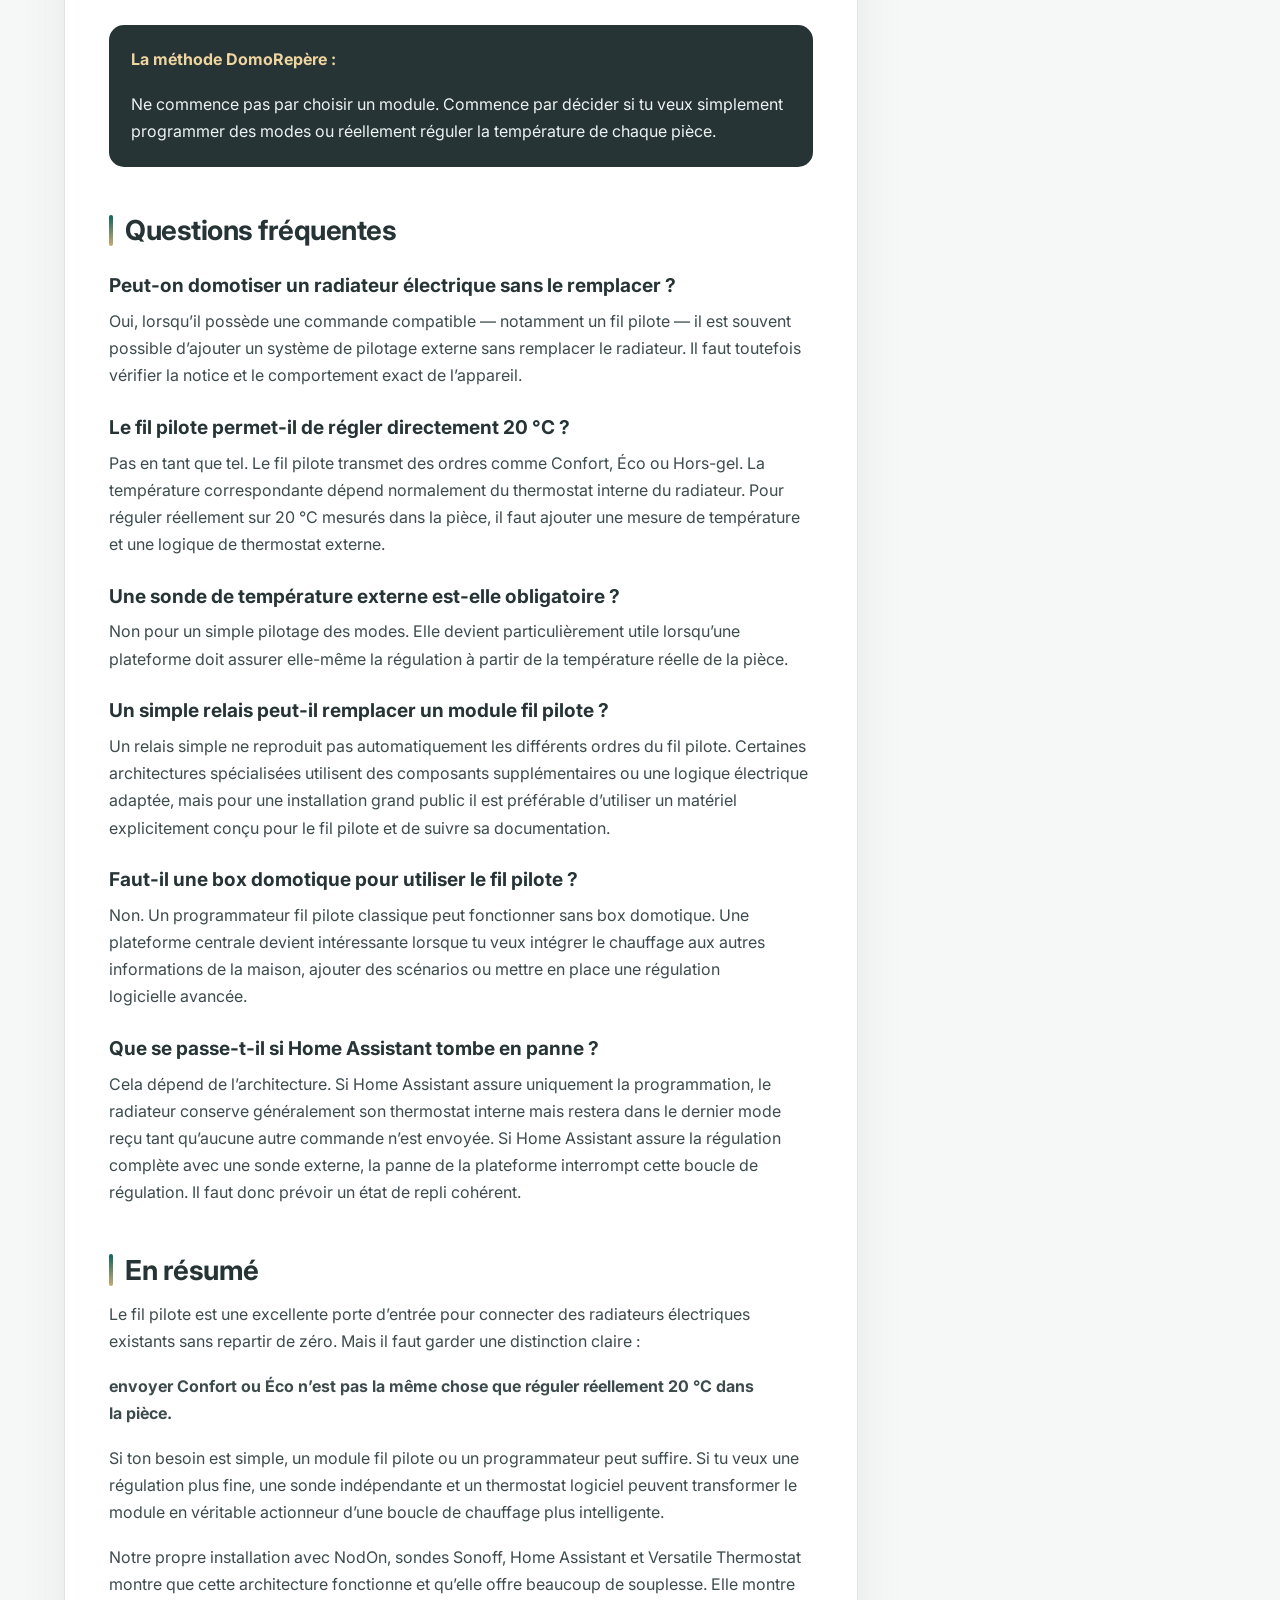
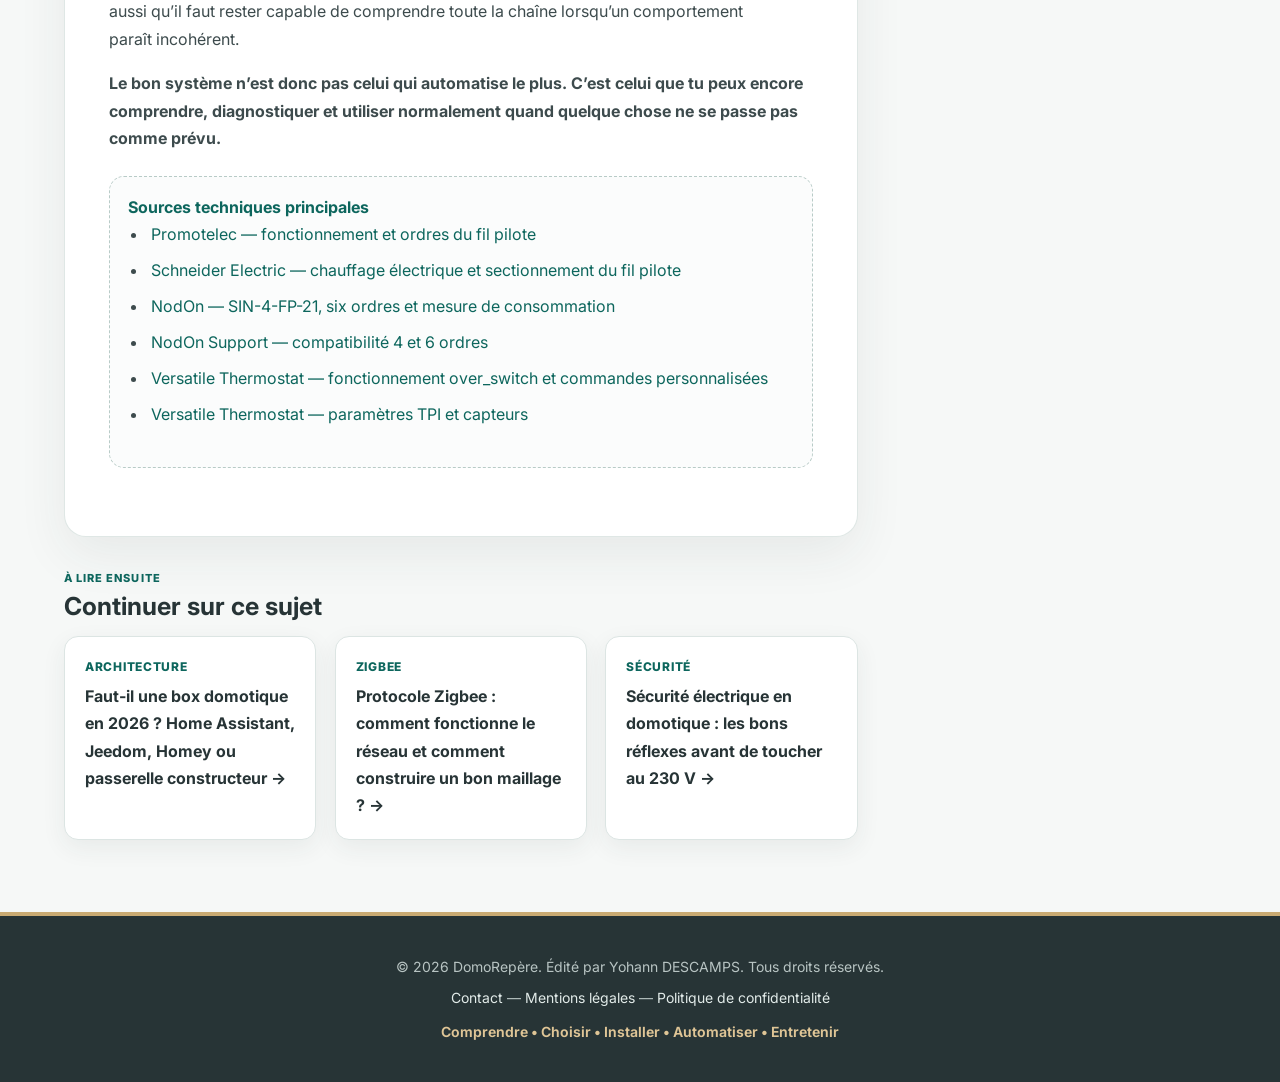
<file: fil-pilote-domotique.html>
<!DOCTYPE html>
<html lang="fr">
<head>
<meta charset="UTF-8">
<meta name="viewport" content="width=device-width, initial-scale=1.0">

<title>Fil pilote domotique : connecter ses radiateurs sans les remplacer — DomoRepère</title>
<meta name="description" content="Fil pilote domotique : comment connecter et automatiser des radiateurs électriques existants avec module, sonde et thermostat, sans les remplacer.">
<link rel="canonical" href="https://domorepere.fr/fil-pilote-domotique.html">
<meta name="robots" content="index, follow, max-image-preview:large">
<meta name="theme-color" content="#0d665d">

<meta property="og:type" content="article">
<meta property="og:locale" content="fr_FR">
<meta property="og:site_name" content="DomoRepère">
<meta property="og:title" content="Fil pilote domotique : connecter ses radiateurs sans les remplacer — DomoRepère">
<meta property="og:description" content="Comprendre le fil pilote, choisir la bonne architecture et distinguer simple pilotage Confort/Éco d’une vraie régulation par température.">
<meta property="og:url" content="https://domorepere.fr/fil-pilote-domotique.html">
<meta property="og:image" content="https://domorepere.fr/assets/brand/social-card.png">

<meta name="twitter:card" content="summary_large_image">
<meta name="twitter:title" content="Fil pilote et domotique : connecter ses radiateurs sans les remplacer">
<meta name="twitter:description" content="Module fil pilote, thermostat, sonde de température et automatisations : comprendre ce qu’il faut réellement pour rendre un radiateur électrique connecté.">
<meta name="twitter:image" content="https://domorepere.fr/assets/brand/social-card.png">

<link rel="icon" href="assets/icons/favicon-32.png" sizes="32x32" type="image/png">
<link rel="icon" href="assets/icons/favicon-192.png" sizes="192x192" type="image/png">
<link rel="apple-touch-icon" href="assets/icons/apple-touch-icon.png" sizes="180x180">

<link rel="preconnect" href="https://fonts.googleapis.com">
<link rel="preconnect" href="https://fonts.gstatic.com" crossorigin>
<link href="https://fonts.googleapis.com/css2?family=Inter:wght@400;500;600;700;800&display=swap" rel="stylesheet">

<script src="assets/js/site-preferences.js"></script>
<link rel="stylesheet" href="assets/css/theme.css">

<style>
*{box-sizing:border-box;margin:0;padding:0}
html{scroll-behavior:smooth}
body{font-family:var(--font-body);color:var(--color-text);background:var(--color-page);line-height:1.7}
a{color:var(--brand-primary);text-decoration:none;transition:var(--motion-normal) var(--motion-easing)}
a:hover{color:var(--brand-primary-hover)}
img{max-width:100%;height:auto}

.site-header{background:var(--color-header-bg);border-bottom:1px solid var(--color-border);position:sticky;top:0;z-index:100;backdrop-filter:blur(12px)}
.nav-container{max-width:1200px;margin:0 auto;padding:.85rem 1.5rem;display:flex;justify-content:space-between;align-items:center;gap:1.5rem}
.logo{display:flex;align-items:center;gap:.7rem;color:var(--color-text-strong);font-size:1.2rem;font-weight:800;white-space:nowrap}
.logo img{height:48px;width:auto;display:block}
.logo strong{color:var(--brand-primary)}
nav ul{display:flex;list-style:none;gap:1.55rem;align-items:center}
nav a{color:var(--color-text-strong);font-weight:650;font-size:.92rem}
nav a:hover,nav a.active{color:var(--brand-primary)}

.article-hero{background:linear-gradient(132deg,var(--color-hero-start) 0%,var(--color-hero-mid) 48%,var(--color-hero-end) 120%);color:var(--color-text-inverse);padding:4.6rem 1.5rem 3.6rem;position:relative;overflow:hidden}
.article-hero:after{content:"";position:absolute;width:360px;height:360px;border-radius:50%;border:1px solid rgba(201,170,114,.28);right:-160px;top:-210px}
.article-hero-inner{max-width:920px;margin:0 auto;position:relative;z-index:1}
.breadcrumb{font-size:.86rem;color:#c6d2d1;margin-bottom:1.1rem}
.breadcrumb a{color:#e6cf9f}
.eyebrow{color:#e5c995;font-size:.78rem;font-weight:800;letter-spacing:.11em;text-transform:uppercase;margin-bottom:.75rem}
h1{font-size:clamp(2.05rem,5vw,3.45rem);line-height:1.08;letter-spacing:-.035em;max-width:900px}
.lead{margin-top:1rem;max-width:780px;color:#d3dddd;font-size:1.06rem}
.meta{display:flex;flex-wrap:wrap;gap:.7rem 1rem;margin-top:1.35rem;color:#c5d1cf;font-size:.88rem}

.page-wrap{max-width:1100px;margin:0 auto;padding:2.6rem 1.5rem 4rem}
.content-grid{display:grid;grid-template-columns:minmax(0,760px) 250px;gap:2rem;align-items:start}
.article-shell{min-width:0}
.article-body{background:var(--color-surface);border:1px solid var(--color-border);border-radius:var(--radius-md);box-shadow:var(--shadow-card);padding:2.2rem}
.article-body>p:first-child{font-size:1.06rem;color:var(--color-text-strong)}
.article-body h2{color:var(--color-text-strong);font-size:1.55rem;line-height:1.25;margin:2.3rem 0 .85rem;padding-top:.2rem;scroll-margin-top:105px}
.article-body h2:first-of-type{margin-top:1.6rem}
.article-body h3{color:var(--color-text-strong);font-size:1.15rem;line-height:1.35;margin:1.6rem 0 .55rem;scroll-margin-top:105px}
.article-body p{margin-bottom:1.1rem}
.article-body ul,.article-body ol{margin:0 0 1.4rem 1.25rem}
.article-body li{margin-bottom:.55rem;padding-left:.15rem}

.highlight-box,.highlight,.callout{background:var(--color-surface-soft)!important;border:1px solid #cfe7e1!important;border-left:5px solid var(--brand-primary)!important;border-radius:12px!important;padding:1.15rem 1.2rem!important;margin:1.5rem 0!important;color:var(--color-text)!important}
.affiliate-box{background:var(--color-surface-accent)!important;border:1px solid #ead7b4!important;border-left:5px solid var(--brand-accent)!important;border-radius:12px!important;padding:1.2rem!important;margin:1.5rem 0!important}
.affiliate-box-title{color:#725b34!important;font-weight:800!important;margin-bottom:.4rem!important}
.field-note{background:#fbfcfc;border:1px dashed var(--color-border-strong);border-radius:12px;padding:1.05rem 1.15rem;margin:1.5rem 0}
.field-note strong{color:var(--brand-primary)}
.question-box{background:var(--color-surface-inverse);color:#edf3f2;border-radius:14px;padding:1.35rem;margin:1.7rem 0}
.question-box strong{color:#efd59f}
.question-box p:last-child{margin-bottom:0}

.checklist{background:var(--color-page);border:1px solid var(--color-border);border-radius:12px;padding:1.2rem;margin-top:1rem}
.checklist-item{display:flex;gap:.75rem;margin-bottom:1rem}
.checklist-item:last-child{margin-bottom:0}

.comparison-table-wrapper{overflow-x:auto;margin:1.6rem 0}
.comparison-table{width:100%;border-collapse:collapse;font-size:.93rem}
.comparison-table th,.comparison-table td{padding:.75rem .85rem;border:1px solid var(--color-border);text-align:left;vertical-align:top}
.comparison-table th{background:var(--color-surface-soft);color:var(--color-text-strong)}

.article-figure{margin:1.8rem 0}
.article-figure img{display:block;width:100%;border-radius:14px;border:1px solid var(--color-border);box-shadow:var(--shadow-card)}
.article-figure figcaption{font-size:.82rem;color:var(--color-text-muted);margin-top:.55rem;line-height:1.45}

.btn{display:inline-flex;align-items:center;justify-content:center;padding:.78rem 1rem;border-radius:10px;font-size:.91rem;font-weight:750}
.btn-primary{background:var(--brand-primary);color:var(--color-text-inverse)}
.btn-primary:hover{background:var(--brand-primary-hover);color:var(--color-text-inverse)}
.btn-affiliate{background:var(--brand-accent);color:var(--color-on-accent)}
.btn-affiliate:hover{background:#b9975c;color:var(--color-on-accent)}

.next-links{display:grid;grid-template-columns:repeat(2,minmax(0,1fr));gap:1rem;margin-top:1.3rem}
.next-card{background:var(--color-surface);border:1px solid var(--color-border);border-radius:14px;padding:1.1rem;box-shadow:var(--shadow-card)}
.next-card span{display:block;color:var(--brand-primary);font-size:.75rem;font-weight:800;text-transform:uppercase;letter-spacing:.06em;margin-bottom:.35rem}
.next-card strong{color:var(--color-text-strong);line-height:1.35}

.sidebar{position:sticky;top:88px}
.side-card{background:var(--color-surface);border:1px solid var(--color-border);border-radius:var(--radius-md);padding:1.15rem;box-shadow:var(--shadow-card);margin-bottom:1rem}
.side-card h2{font-size:1rem;color:var(--color-text-strong);margin-bottom:.65rem}
.side-card ul{list-style:none}
.side-card li+li{margin-top:.55rem}
.side-card a{font-size:.88rem;line-height:1.35}
.side-card p{font-size:.88rem;color:var(--color-text-muted)}

footer{background:var(--color-footer-bg);color:var(--color-text-inverse-muted);padding:2.4rem 1.5rem;text-align:center;font-size:.875rem;border-top:4px solid var(--brand-accent)}
footer a{color:#e2ebe9}
.footer-tagline{color:#dfc596;font-weight:650;margin-top:.65rem}

@media(max-width:900px){
  .content-grid{grid-template-columns:1fr}
  .sidebar{position:static;display:grid;grid-template-columns:repeat(2,minmax(0,1fr));gap:1rem}
  .side-card{margin:0}
}
@media(max-width:720px){
  .nav-container{flex-direction:column;gap:.7rem;padding:.7rem 1rem}
  nav ul{flex-wrap:wrap;justify-content:center;gap:.55rem 1rem}
  .article-hero{padding:3.6rem 1rem 3rem}
  .page-wrap{padding:2rem 1rem 3rem}
  .article-body{padding:1.35rem}
  .sidebar,.next-links{grid-template-columns:1fr}
}

.skip-link{position:fixed;left:1rem;top:.75rem;z-index:9999;padding:.7rem 1rem;border-radius:10px;background:var(--brand-primary);color:var(--color-text-inverse);font-weight:800;transform:translateY(-160%);transition:transform .18s ease}
.skip-link:focus{transform:translateY(0);color:var(--color-text-inverse);outline:3px solid var(--brand-accent);outline-offset:3px}
main:focus{outline:none}
</style>

<link rel="stylesheet" href="assets/css/article-layout-v2.css">
<link rel="stylesheet" href="assets/css/sidebar-v2.css">

<script type="application/ld+json">
{
  "@context":"https://schema.org",
  "@type":"Article",
  "headline":"Fil pilote et domotique : comment connecter ses radiateurs électriques sans les remplacer ?",
  "description":"Guide pratique pour comprendre le fil pilote, connecter des radiateurs électriques existants et distinguer pilotage de modes et véritable régulation de température.",
  "inLanguage":"fr-FR",
  "mainEntityOfPage":"https://domorepere.fr/fil-pilote-domotique.html",
  "datePublished":"2026-11-11",
  "dateModified":"2026-11-11",
  "author":{"@type":"Person","name":"Yohann DESCAMPS"},
  "publisher":{"@type":"Organization","name":"DomoRepère","url":"https://domorepere.fr/"}
}
</script>
</head>
<body class="page-article article-classic">

<a class="skip-link" href="#contenu-principal">Aller au contenu</a>

<header class="site-header">
  <div class="nav-container">
    <a href="index.html" class="logo">
      <img src="assets/brand/logo.png" alt="Logo DomoRepère">
      <span>Domo<strong>Repère</strong></span>
    </a>
    <nav aria-label="Navigation principale">
      <ul>
        <li><a href="index.html">Accueil</a></li>
        <li><a href="index.html#quiz">Guide interactif</a></li>
        <li><a class="active" href="articles.html">Guides &amp; articles</a></li>
        <li><a href="mon-installation.html">Le Lab</a></li>
        <li><a href="index.html#contact">Contact</a></li>
      </ul>
    </nav>
  </div>
  <div class="reading-progress" aria-hidden="true"><span></span></div>
</header>

<main id="contenu-principal" tabindex="-1">
<section class="article-hero">
  <div class="article-hero-inner">
    <div class="breadcrumb"><a href="index.html">Accueil</a> › <a href="articles.html">Guides</a> › Chauffage &amp; automatisation</div>
    <div class="eyebrow">Chauffage • fil pilote • automatisation</div>
    <h1>Fil pilote et domotique : comment connecter ses radiateurs électriques sans les remplacer ?</h1>
    <p class="lead">Tu as déjà des radiateurs électriques équipés d’un fil pilote ? Avant de les remplacer, il est souvent possible de les rendre pilotables et de les intégrer à une vraie logique de chauffage connecté. Encore faut-il distinguer simple ordre Confort/Éco et véritable régulation de température.</p>
    <div class="meta"><span>⏱️ 14 min</span><span>🗓️ Publié le 11 novembre 2026</span><span>📚 Chauffage &amp; automatisation</span></div>
  </div>
</section>

<div class="page-wrap"><div class="content-grid"><div class="article-shell">
<article class="article-body">

<p>Un radiateur électrique classique n’a pas besoin d’être remplacé pour devenir plus intelligent. S’il possède un <strong>fil pilote</strong>, il dispose déjà d’une entrée de commande prévue pour recevoir des ordres de chauffage. C’est une base très intéressante pour la domotique.</p>

<p>Mais il faut bien comprendre ce que cette commande sait faire. <strong>Le fil pilote ne transmet pas directement une température comme « chauffe à 20,5 °C ».</strong> Il envoie un ordre de fonctionnement — Confort, Éco, Hors-gel, Arrêt, et parfois Confort -1 °C ou -2 °C — que le radiateur interprète ensuite avec son propre thermostat.</p>

<div class="highlight-box"><strong>Le point clé :</strong> un module fil pilote rend un radiateur <em>pilotable</em>. Une sonde de température et une logique de thermostat peuvent ensuite le rendre réellement <em>régulé</em> à partir de la température de la pièce. Ce sont deux niveaux de fonctionnement différents.</div>

<p>Dans ce guide, on va donc partir de l’existant : radiateurs déjà installés, fil pilote disponible, puis ajouter uniquement ce qui est nécessaire selon le niveau d’automatisation recherché.</p>

<h2 id="1-fil-pilote">1. Fil pilote : ce qu’il commande réellement</h2>
<p>Le fil pilote est un conducteur de commande présent sur de nombreux radiateurs électriques. Il permet à un programmateur, un gestionnaire de chauffage ou un système domotique d’envoyer un ordre au radiateur.</p>
<p>Un système complet peut transmettre jusqu’à six ordres :</p>
<ul>
<li><strong>Confort</strong> : le radiateur travaille sur sa consigne interne habituelle ;</li>
<li><strong>Éco</strong> : il applique une réduction par rapport à la consigne Confort, généralement de quelques degrés selon le constructeur ;</li>
<li><strong>Hors-gel</strong> : il vise généralement une température minimale autour de 7 °C ;</li>
<li><strong>Arrêt</strong> : arrêt de la chauffe ;</li>
<li><strong>Confort -1 °C</strong> ;</li>
<li><strong>Confort -2 °C</strong>.</li>
</ul>
<p>Tous les radiateurs ne savent pas forcément exploiter les six ordres. Les modèles plus simples peuvent ne gérer que les quatre principaux. C’est donc la notice du radiateur qui doit trancher.</p>
<div class="field-note"><strong>Fait technique :</strong> le fil pilote ne remplace pas le thermostat interne du radiateur. Si ton radiateur est réglé sur 21 °C et reçoit l’ordre Confort, il continue normalement à utiliser sa propre régulation autour de cette consigne.</div>

<h2 id="2-compatibilite">2. Comment savoir si ton radiateur est compatible ?</h2>
<p>La première étape n’est pas d’acheter un module. Il faut vérifier que le radiateur accepte réellement une commande fil pilote.</p>
<p>La méthode la plus fiable consiste à retrouver <strong>la notice ou la référence exacte de l’appareil</strong>. Le schéma de raccordement indique généralement la présence du fil pilote et les modes supportés.</p>
<p>Sur de nombreux appareils, un troisième conducteur noir accompagne la phase et le neutre. C’est un indice courant, mais <strong>la couleur seule ne constitue jamais une preuve suffisante</strong>. Une installation existante peut avoir été modifiée et un conducteur ne doit pas être identifié uniquement à sa couleur.</p>
<p>Il faut aussi vérifier le comportement du radiateur lui-même. Certains modèles possèdent un mode « programmation externe », « fil pilote », « prog » ou équivalent qui doit être sélectionné pour que les ordres extérieurs soient correctement interprétés.</p>
<div class="highlight-box"><strong>Avant d’acheter :</strong> relève la référence du radiateur, consulte sa notice, vérifie la présence du fil pilote et confirme les ordres réellement supportés. C’est plus fiable que de choisir un module à partir d’une simple photo du câble.</div>

<h2 id="3-module-thermostat-relais">3. Module fil pilote, thermostat ou relais : trois fonctions différentes</h2>
<p>Ces trois termes sont souvent mélangés, alors qu’ils décrivent des rôles très différents.</p>
<div class="comparison-table-wrapper"><table class="comparison-table"><thead><tr><th>Équipement</th><th>Son rôle</th><th>Ce qu’il ne fait pas automatiquement</th></tr></thead><tbody>
<tr><td><strong>Module fil pilote</strong></td><td>Génère les ordres fil pilote envoyés au radiateur</td><td>Mesurer correctement la température de la pièce et décider seul d’une consigne</td></tr>
<tr><td><strong>Thermostat</strong></td><td>Compare une température mesurée à une consigne et décide quand chauffer</td><td>Commander physiquement un radiateur sans actionneur compatible</td></tr>
<tr><td><strong>Relais</strong></td><td>Ouvre ou ferme un circuit électrique</td><td>Reproduire à lui seul les différents ordres Confort, Éco, Hors-gel, etc.</td></tr>
</tbody></table></div>
<p>Un module fil pilote est donc avant tout un <strong>actionneur</strong>. Une plateforme domotique peut lui dire « Confort » ou « Hors-gel ». Pour aller plus loin et demander réellement 20 °C dans la pièce, il faut également disposer d’une température mesurée et d’une logique de régulation.</p>

<h2 id="4-architectures">4. Quelles architectures pour rendre un chauffage connecté ?</h2>
<p>Il n’existe pas une seule bonne architecture. Tout dépend de ce que tu veux obtenir.</p>
<h3>Niveau 1 : programmation fil pilote classique</h3><p>Un programmateur ou gestionnaire de chauffage envoie des ordres selon les horaires. C’est simple, local et suffisant si ton besoin est uniquement de passer de Confort à Éco selon un planning.</p>
<h3>Niveau 2 : module fil pilote connecté</h3><p>Un module Zigbee, Wi-Fi ou utilisant un autre réseau reçoit les commandes d’une application ou d’une plateforme. Tu peux alors piloter les modes à distance et créer des scénarios.</p>
<h3>Niveau 3 : modules + plateforme domotique</h3><p>La plateforme centralise plusieurs radiateurs et peut tenir compte des horaires, de la présence, du mode Vacances, des fenêtres ouvertes ou d’autres informations de la maison.</p>
<h3>Niveau 4 : modules + sondes indépendantes + thermostat logiciel</h3><p>C’est le niveau où l’on passe du simple pilotage à une <strong>régulation réellement basée sur la température de la pièce</strong>. Une sonde mesure la température dans une zone représentative, un thermostat logiciel compare cette mesure à la consigne, puis il commande le module fil pilote.</p>
<p>Si tu hésites encore sur la nécessité d’une plateforme centrale, notre guide <a href="box-domotique.html"><strong>Faut-il une box domotique ?</strong></a> explique les différentes architectures sans se limiter au chauffage.</p>

<h2 id="5-pilotage-vs-regulation">5. Confort/Éco n’est pas la même chose qu’une vraie régulation de température</h2>
<p>C’est probablement la distinction la plus importante de ce guide.</p>
<p>Imaginons un radiateur réglé sur 21 °C. Si la domotique lui envoie simplement l’ordre <strong>Confort</strong>, elle ne lui transmet pas « 21 °C ». Elle lui dit en substance : « utilise ton fonctionnement Confort ». C’est ensuite le thermostat interne du radiateur qui mesure la température à proximité de l’appareil et décide de chauffer.</p>
<p>Cette mesure interne peut suffire. Mais elle n’est pas toujours représentative de la température ressentie au centre de la pièce : proximité immédiate de la résistance, mur froid, courant d’air, sèche-serviettes dans une salle de bain, etc.</p>
<p>Avec une sonde externe, la logique change :</p>
<ol><li>la sonde mesure la température dans la pièce ;</li><li>un thermostat logiciel compare cette température à la consigne demandée ;</li><li>il décide si une période de chauffe est nécessaire ;</li><li>le module traduit cette décision en ordre compréhensible par le radiateur.</li></ol>
<div class="question-box"><p><strong>Simple pilotage :</strong> « passe le radiateur en Confort à 7 h ».</p><p><strong>Régulation :</strong> « maintiens réellement 20 °C dans la pièce en décidant quand demander de la chauffe ».</p></div>

<h2 id="6-sonde-temperature">6. Pourquoi ajouter une sonde de température indépendante ?</h2>
<p>Une sonde indépendante n’est pas obligatoire pour utiliser un module fil pilote. Elle devient intéressante dès que l’on veut que la plateforme régule elle-même la température.</p>
<p>Sa valeur vient surtout de son emplacement. Elle doit mesurer la zone réellement vécue : ni collée au radiateur, ni en plein courant d’air, ni contre une fenêtre froide. Une sonde mal placée peut donner une régulation très sophistiquée… basée sur une mauvaise mesure.</p>
<p>Une bonne mesure externe permet aussi de comparer plusieurs pièces avec la même logique et de bâtir des automatismes cohérents : salle de bain plus chaude le matin, chambres réduites la journée, hors-gel pendant une longue absence, etc.</p>

<h2 id="7-automatisations">7. Ce qu’on peut réellement automatiser</h2>
<p>Une fois les radiateurs intégrés dans une plateforme, beaucoup de scénarios deviennent possibles sans remplacer le chauffage :</p>
<ul><li><strong>planning hebdomadaire</strong> différent selon les pièces ;</li><li><strong>Confort</strong> avant le réveil ou le retour à la maison ;</li><li><strong>Éco</strong> quand une pièce n’est pas utilisée ;</li><li><strong>Hors-gel</strong> en mode Vacances ou absence prolongée ;</li><li><strong>dérogation temporaire</strong> avec retour automatique au programme ;</li><li><strong>réaction à une fenêtre ouverte</strong> si un capteur est présent ;</li><li><strong>centralisation</strong> de plusieurs radiateurs dans un même mode maison ;</li><li><strong>suivi de consommation</strong> si le module ou le compteur utilisé remonte cette donnée.</li></ul>
<p>Ces possibilités peuvent éviter de chauffer inutilement certaines pièces, mais il serait trompeur d’annoncer un pourcentage universel d’économie. Le résultat dépend de l’isolation, des températures demandées, des horaires, du climat, des habitudes et du chauffage existant.</p>

<h2 id="8-protocole">8. Zigbee, Wi-Fi ou autre : le protocole n’est qu’un maillon</h2>
<p>Le protocole de communication ne change pas le fonctionnement électrique du fil pilote. Il définit surtout la manière dont le module dialogue avec l’écosystème domotique.</p>
<p>Un module Zigbee peut être intéressant dans une installation qui possède déjà un réseau Zigbee correctement construit. Un module Wi-Fi peut être pertinent dans une architecture différente. Le bon choix dépend donc davantage de l’installation existante que d’un classement universel.</p>
<p>Pour éviter de refaire ici le comparatif des technologies, consulte plutôt notre <a href="article-2.html"><strong>guide des protocoles domotiques</strong></a> et, pour le maillage et les bonnes pratiques réseau, notre <a href="protocole-zigbee.html"><strong>guide technique Zigbee</strong></a>.</p>

<h2 id="9-retour-domorepere">9. Notre installation DomoRepère : ce qu’on a réellement testé</h2>
<div class="highlight-box"><strong>Retour d’expérience réel :</strong> la configuration ci-dessous correspond à une installation utilisée et testée chez DomoRepère. Elle sert d’exemple concret, pas de recette obligatoire.</div>
<p>Nous utilisons deux sèche-serviettes électriques Atlantic équipés d’un fil pilote. Chacun est commandé par un <strong>NodOn SIN-4-FP-21</strong> intégré au réseau Zigbee de Home Assistant via ZHA.</p>

<div class="affiliate-box">
  <div class="affiliate-box-title">Le module fil pilote utilisé dans notre installation</div>
  <p>Chez DomoRepère, nous utilisons le <strong>NodOn SIN-4-FP-21</strong> sur nos sèche-serviettes fil pilote. Ce n’est pas la seule solution possible, mais c’est le module sur lequel repose notre retour d’expérience présenté dans ce guide.</p>
  <p style="font-size:.84rem;color:#725b34">Lien partenaire : DomoRepère peut percevoir une commission sur certains achats, sans surcoût pour toi.</p>
  <a class="btn btn-affiliate" href="https://www.domadoo.fr/fr/chauffage-connecte/6828-nodon-module-chauffage-fil-pilote-connecte-zigbee-30.html?domid=147" rel="noopener sponsored" target="_blank">Voir le NodOn SIN-4-FP-21 chez Domadoo</a>
</div>

<p>La température n’est pas prise sur le sèche-serviettes. Elle est mesurée par des <strong>sondes Sonoff indépendantes</strong> placées dans les pièces. Home Assistant utilise ensuite <strong>Versatile Thermostat</strong> en mode <code>over_switch</code> pour créer le thermostat logique.</p>
<p>Dans notre fonctionnement quotidien, nous utilisons notamment :</p>
<ul><li>des presets <strong>Confort, Éco, Hors-gel et Boost</strong> ;</li><li>des plages horaires différentes selon les moments de la journée ;</li><li>une consigne Confort autour de 21 °C pour les salles de bain ;</li><li>un passage automatique en Éco hors des plages utiles ;</li><li>le mode Hors-gel lorsque la maison passe en mode Vacances.</li></ul>
<p>Lors de nos tests, nous avons aussi vérifié un point très instructif : <strong>l’état affiché par le thermostat virtuel ne suffit pas à prouver l’ordre réellement appliqué au radiateur</strong>. À un moment du diagnostic, le thermostat indiquait un preset Éco alors que l’entité fil pilote était encore en Confort.</p>
<p>Ce constat ne signifie pas qu’un des composants « ne fonctionne pas ». Il montre surtout qu’en cas de comportement étrange, il faut contrôler toute la chaîne :</p>
<p><strong>sonde → température reçue → thermostat virtuel → calcul de chauffe → commande envoyée au NodOn → mode fil pilote réellement appliqué.</strong></p>
<div class="field-note"><strong>Ce que notre installation nous a appris :</strong> un chauffage connecté ne se diagnostique pas en regardant une seule carte dans Home Assistant. Il faut savoir qui mesure, qui décide et qui exécute.</div>

<h2 id="10-vtherm">10. Comment Versatile Thermostat régule nos sèche-serviettes</h2>
<p>Dans notre cas, Versatile Thermostat n’est pas utilisé comme simple afficheur de température. Il reçoit la mesure de la sonde de pièce et une consigne, puis son algorithme TPI calcule un <strong>pourcentage de temps de chauffe</strong> sur une période donnée.</p>
<p>Avec un VTherm de type <code>over_switch</code>, ce pourcentage est traduit en périodes de chauffe et d’arrêt. La documentation de Versatile Thermostat permet de personnaliser les commandes envoyées à un équipement qui expose un sélecteur plutôt qu’un simple interrupteur.</p>
<p>C’est précisément ce qui rend le NodOn intéressant dans cette architecture : le module expose les modes fil pilote et peut recevoir des commandes personnalisées. Dans l’exemple documenté par VTherm, la chauffe peut être associée à <strong>Confort</strong> et la phase d’arrêt ou de réduction à un autre ordre adapté, comme le Hors-gel selon la stratégie retenue.</p>
<div class="highlight-box"><strong>Attention à la nuance :</strong> VTherm ne transforme pas le fil pilote en thermostat numérique natif. Il utilise le fil pilote comme actionneur dans une boucle de régulation externe pilotée par Home Assistant.</div>
<p>Cette architecture a un avantage : la température de référence devient celle de la pièce, mesurée à l’endroit choisi. Elle a aussi une contrepartie : la régulation dépend désormais de plusieurs éléments supplémentaires — sonde, réseau, Home Assistant, VTherm et module fil pilote.</p>

<h2 id="11-limites">11. Les limites à connaître avant de se lancer</h2>
<ul><li><strong>Tous les radiateurs ne gèrent pas six ordres.</strong> Il faut vérifier leur documentation.</li><li><strong>Le mode interne du radiateur compte.</strong> Un appareil mal réglé peut ignorer ou interpréter différemment une commande externe.</li><li><strong>Une sonde externe ajoute une dépendance.</strong> Si elle cesse de remonter une température fiable, la régulation doit avoir un comportement de sécurité prévu.</li><li><strong>Le réseau radio fait partie de la chaîne.</strong> Un module Zigbee mal intégré à son maillage peut rendre le chauffage moins prévisible.</li><li><strong>La plateforme devient un élément fonctionnel du chauffage</strong> lorsqu’elle assure réellement la régulation, et plus seulement la programmation.</li><li><strong>Les fonctions internes du radiateur restent propres au constructeur.</strong> Un module fil pilote ne donne pas accès à tous les réglages propriétaires de l’appareil.</li></ul>
<p>C’est pour cette raison qu’une architecture simple est souvent préférable à une architecture impressionnante sur le papier mais difficile à diagnostiquer.</p>

<h2 id="12-securite">12. Sécurité électrique : ce qu’on ne doit pas improviser</h2>
<p>Le fil pilote fait partie d’une installation électrique secteur. Il ne doit pas être traité comme un simple fil de données basse tension.</p>
<p>La norme et les règles d’installation prévoient notamment son <strong>sectionnement</strong> lorsqu’il est utilisé dans une gestion centralisée du chauffage. Les interventions doivent également tenir compte du circuit chauffage, des protections, des volumes dans les salles d’eau et des caractéristiques du matériel installé.</p>
<div class="highlight-box"><strong>DomoRepère ne recommande pas de câbler un module à partir d’un schéma trouvé sur Internet sans vérifier l’installation réelle.</strong> Avant toute intervention, identifie le circuit, coupe les alimentations concernées, vérifie l’absence de tension avec le matériel adapté et suis la notice du module et du radiateur.</div>
<p>Nous avons regroupé les précautions essentielles dans notre guide <a href="securite-electrique.html"><strong>Sécurité électrique en domotique</strong></a>.</p>

<h2 id="13-quelle-architecture">13. Quelle architecture choisir selon ton besoin ?</h2>
<div class="comparison-table-wrapper"><table class="comparison-table"><thead><tr><th>Ton besoin</th><th>Architecture suffisante</th><th>Ce que tu obtiens</th></tr></thead><tbody>
<tr><td><strong>Changer de mode selon l’heure</strong></td><td>Programmateur fil pilote</td><td>Confort / Éco / Hors-gel selon planning</td></tr>
<tr><td><strong>Piloter à distance</strong></td><td>Module fil pilote connecté</td><td>Ordres à distance et scénarios simples</td></tr>
<tr><td><strong>Centraliser toute la maison</strong></td><td>Modules + plateforme domotique</td><td>Planning, présence, vacances, fenêtres, modes maison</td></tr>
<tr><td><strong>Réguler réellement une température de pièce</strong></td><td>Module + sonde indépendante + thermostat logiciel</td><td>Boucle de régulation basée sur une température mesurée</td></tr>
</tbody></table></div>
<div class="question-box"><p><strong>La méthode DomoRepère :</strong></p><p>Ne commence pas par choisir un module. Commence par décider si tu veux simplement programmer des modes ou réellement réguler la température de chaque pièce.</p></div>

<h2 id="faq">Questions fréquentes</h2>
<h3>Peut-on domotiser un radiateur électrique sans le remplacer ?</h3><p>Oui, lorsqu’il possède une commande compatible — notamment un fil pilote — il est souvent possible d’ajouter un système de pilotage externe sans remplacer le radiateur. Il faut toutefois vérifier la notice et le comportement exact de l’appareil.</p>
<h3>Le fil pilote permet-il de régler directement 20 °C ?</h3><p>Pas en tant que tel. Le fil pilote transmet des ordres comme Confort, Éco ou Hors-gel. La température correspondante dépend normalement du thermostat interne du radiateur. Pour réguler réellement sur 20 °C mesurés dans la pièce, il faut ajouter une mesure de température et une logique de thermostat externe.</p>
<h3>Une sonde de température externe est-elle obligatoire ?</h3><p>Non pour un simple pilotage des modes. Elle devient particulièrement utile lorsqu’une plateforme doit assurer elle-même la régulation à partir de la température réelle de la pièce.</p>
<h3>Un simple relais peut-il remplacer un module fil pilote ?</h3><p>Un relais simple ne reproduit pas automatiquement les différents ordres du fil pilote. Certaines architectures spécialisées utilisent des composants supplémentaires ou une logique électrique adaptée, mais pour une installation grand public il est préférable d’utiliser un matériel explicitement conçu pour le fil pilote et de suivre sa documentation.</p>
<h3>Faut-il une box domotique pour utiliser le fil pilote ?</h3><p>Non. Un programmateur fil pilote classique peut fonctionner sans box domotique. Une plateforme centrale devient intéressante lorsque tu veux intégrer le chauffage aux autres informations de la maison, ajouter des scénarios ou mettre en place une régulation logicielle avancée.</p>
<h3>Que se passe-t-il si Home Assistant tombe en panne ?</h3><p>Cela dépend de l’architecture. Si Home Assistant assure uniquement la programmation, le radiateur conserve généralement son thermostat interne mais restera dans le dernier mode reçu tant qu’aucune autre commande n’est envoyée. Si Home Assistant assure la régulation complète avec une sonde externe, la panne de la plateforme interrompt cette boucle de régulation. Il faut donc prévoir un état de repli cohérent.</p>

<h2 id="en-resume">En résumé</h2>
<p>Le fil pilote est une excellente porte d’entrée pour connecter des radiateurs électriques existants sans repartir de zéro. Mais il faut garder une distinction claire :</p>
<p><strong>envoyer Confort ou Éco n’est pas la même chose que réguler réellement 20 °C dans la pièce.</strong></p>
<p>Si ton besoin est simple, un module fil pilote ou un programmateur peut suffire. Si tu veux une régulation plus fine, une sonde indépendante et un thermostat logiciel peuvent transformer le module en véritable actionneur d’une boucle de chauffage plus intelligente.</p>
<p>Notre propre installation avec NodOn, sondes Sonoff, Home Assistant et Versatile Thermostat montre que cette architecture fonctionne et qu’elle offre beaucoup de souplesse. Elle montre aussi qu’il faut rester capable de comprendre toute la chaîne lorsqu’un comportement paraît incohérent.</p>
<p><strong>Le bon système n’est donc pas celui qui automatise le plus. C’est celui que tu peux encore comprendre, diagnostiquer et utiliser normalement quand quelque chose ne se passe pas comme prévu.</strong></p>

<div class="field-note"><strong>Sources techniques principales</strong><ul>
<li><a href="https://www.promotelec.com/faq/particuliers/quest-ce-quun-fil-pilote-et-a-quoi-sert-il/" target="_blank" rel="noopener">Promotelec — fonctionnement et ordres du fil pilote</a></li>
<li><a href="https://www.se.com/fr/fr/work/support/local/reglementation/norme-nfc15-100/chauffage/" target="_blank" rel="noopener">Schneider Electric — chauffage électrique et sectionnement du fil pilote</a></li>
<li><a href="https://nodon.fr/blogs/infos/connectez-vos-radiateurs-a-fil-pilote-en-zigbee-avec-le-module-encastrable-sin-4-fp-21" target="_blank" rel="noopener">NodOn — SIN-4-FP-21, six ordres et mesure de consommation</a></li>
<li><a href="https://support.nodon.fr/support/solutions/articles/150000204001-combien-d-ordres-g%C3%A8re-le-module-fil-pilote-" target="_blank" rel="noopener">NodOn Support — compatibilité 4 et 6 ordres</a></li>
<li><a href="https://github.com/jmcollin78/versatile_thermostat/blob/main/documentation/en/over-switch.md" target="_blank" rel="noopener">Versatile Thermostat — fonctionnement over_switch et commandes personnalisées</a></li>
<li><a href="https://github.com/jmcollin78/versatile_thermostat/blob/main/documentation/fr/reference.md" target="_blank" rel="noopener">Versatile Thermostat — paramètres TPI et capteurs</a></li>
</ul></div>

</article>

<div class="next-links">
  <a class="next-card" href="securite-electrique.html"><span>À vérifier avant intervention</span><strong>Sécurité électrique en domotique →</strong></a>
  <a class="next-card" href="protocole-zigbee.html"><span>Réseau</span><strong>Construire un bon réseau Zigbee →</strong></a>
</div>

</div>

<aside class="sidebar" aria-label="Repères de lecture">
  <section class="side-card toc-card">
    <button class="toc-toggle" type="button" aria-expanded="true" aria-controls="article-toc">
      <span><span class="side-kicker">Sommaire</span><strong>Dans ce guide</strong></span>
      <span class="toc-chevron" aria-hidden="true"></span>
    </button>
    <nav class="toc-nav" id="article-toc" aria-label="Sommaire de l’article"><ol>
      <li><a href="#1-fil-pilote">Ce que commande le fil pilote</a></li>
      <li><a href="#2-compatibilite">Vérifier la compatibilité</a></li>
      <li><a href="#3-module-thermostat-relais">Module, thermostat ou relais ?</a></li>
      <li><a href="#4-architectures">Architectures possibles</a></li>
      <li><a href="#5-pilotage-vs-regulation">Pilotage vs régulation</a></li>
      <li><a href="#6-sonde-temperature">Sonde indépendante</a></li>
      <li><a href="#7-automatisations">Automatisations</a></li>
      <li><a href="#8-protocole">Zigbee, Wi-Fi…</a></li>
      <li><a href="#9-retour-domorepere">Notre retour terrain</a></li>
      <li><a href="#10-vtherm">Versatile Thermostat</a></li>
      <li><a href="#11-limites">Limites</a></li>
      <li><a href="#12-securite">Sécurité</a></li>
      <li><a href="#13-quelle-architecture">Quelle architecture ?</a></li>
      <li><a href="#faq">FAQ</a></li>
      <li><a href="#en-resume">En résumé</a></li>
    </ol></nav>
  </section>

  <section class="side-card takeaway-card">
    <span class="side-kicker">À retenir</span>
    <h2>Pilotage ≠ régulation</h2>
    <p>Le fil pilote envoie un mode. La régulation réelle demande une température mesurée, une consigne et une logique de décision.</p>
    <a class="btn btn-primary" style="margin-top:.8rem;width:100%" href="box-domotique.html">Voir les architectures</a>
  </section>
</aside>

</div></div>
</main>

<footer>
  <p>© 2026 DomoRepère. Édité par Yohann DESCAMPS. Tous droits réservés.</p>
  <p style="margin-top:.45rem"><a href="index.html#contact">Contact</a> — <a href="mentions-legales.html">Mentions légales</a> — <a href="politique-de-confidentialite.html">Politique de confidentialité</a></p>
  <div class="footer-tagline">Comprendre • Choisir • Installer • Automatiser • Entretenir</div>
</footer>

<script src="assets/js/article-layout-v2.js" defer></script>
<script src="assets/js/sidebar-v2.js" defer></script>
</body>
</html>
</file>
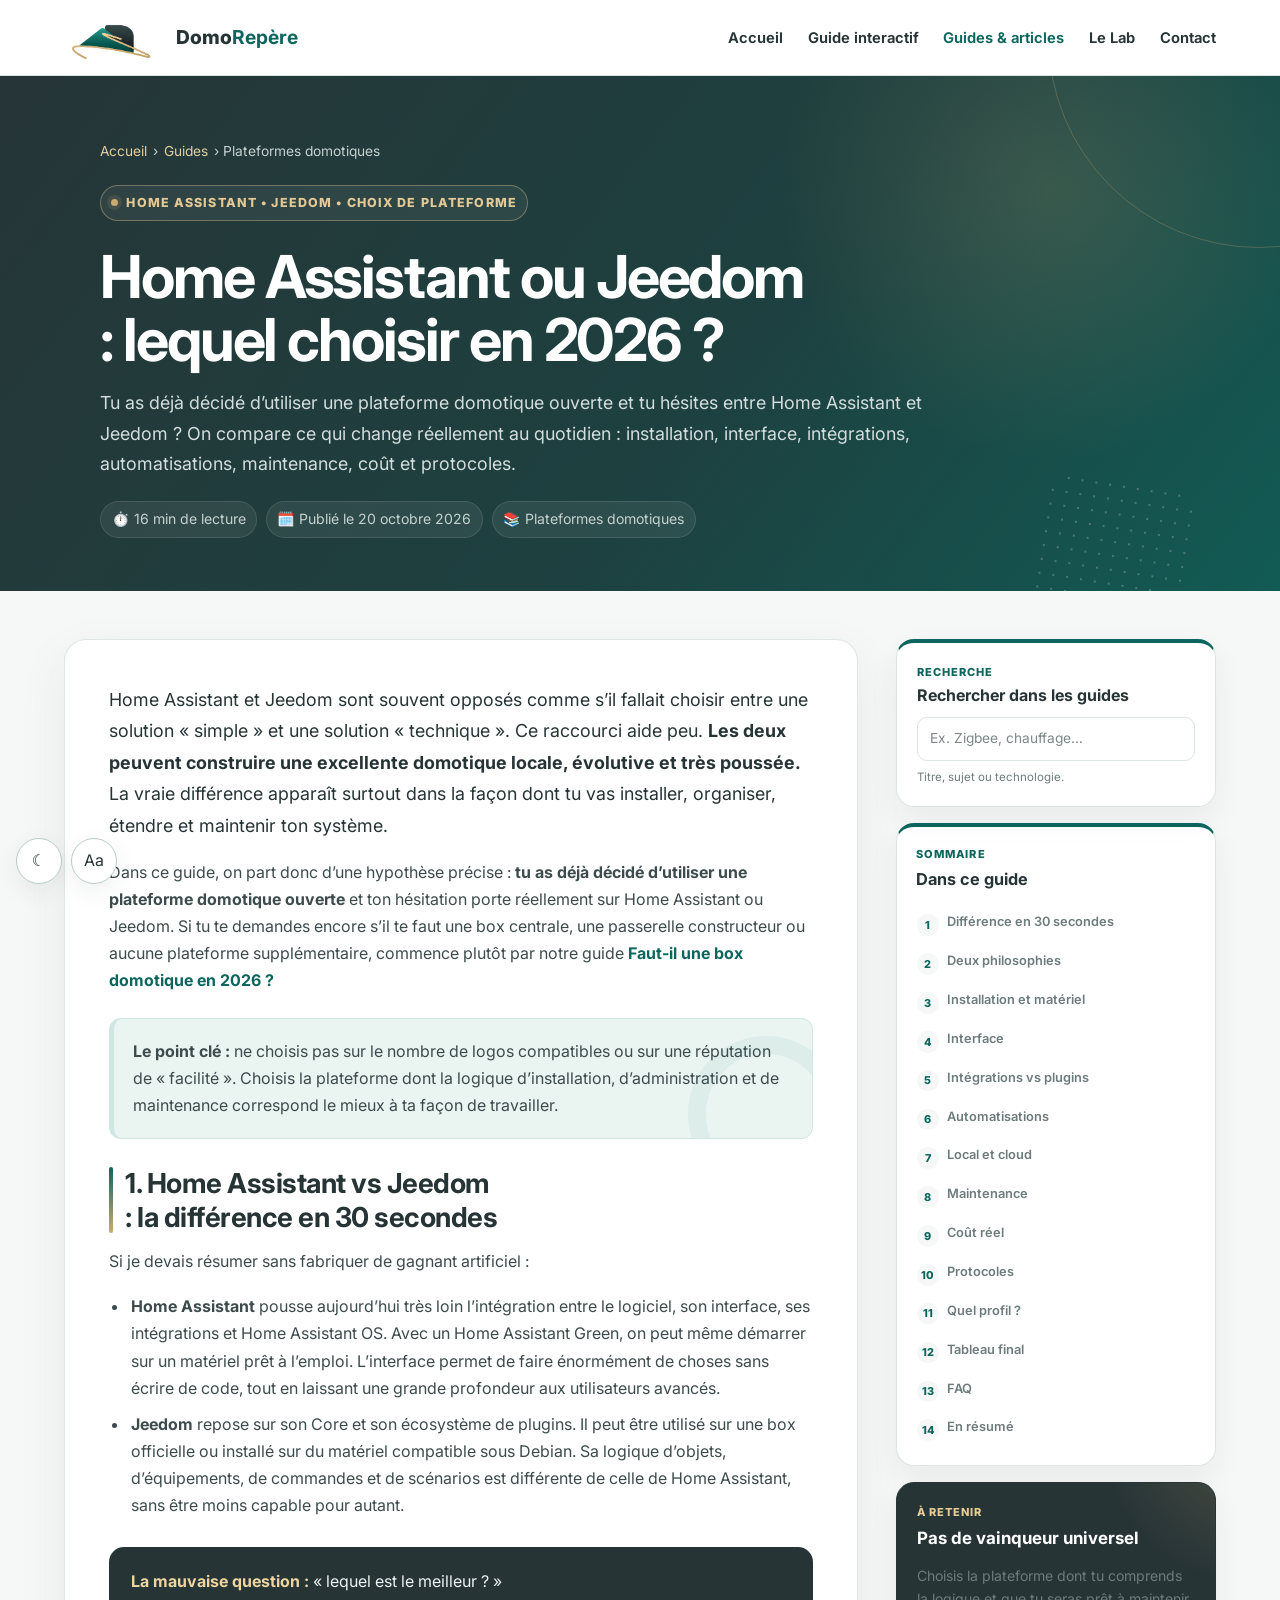
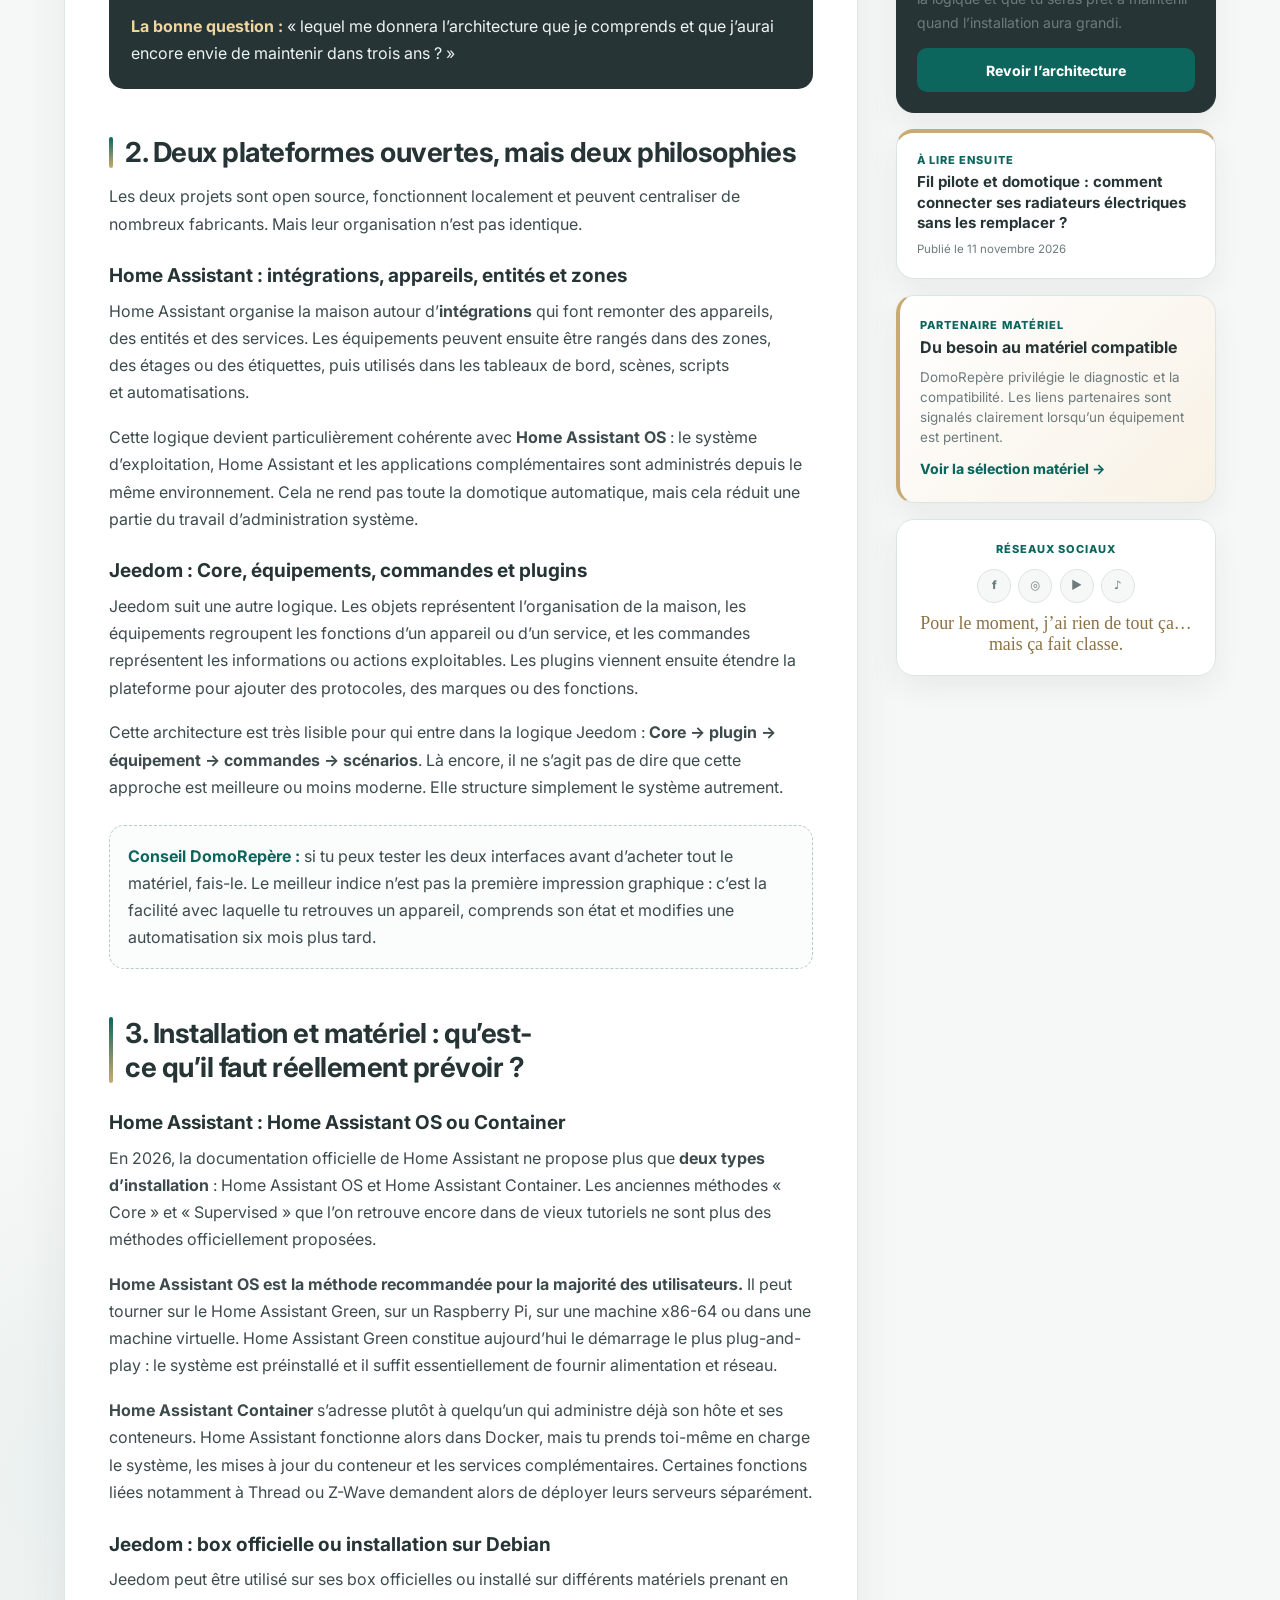
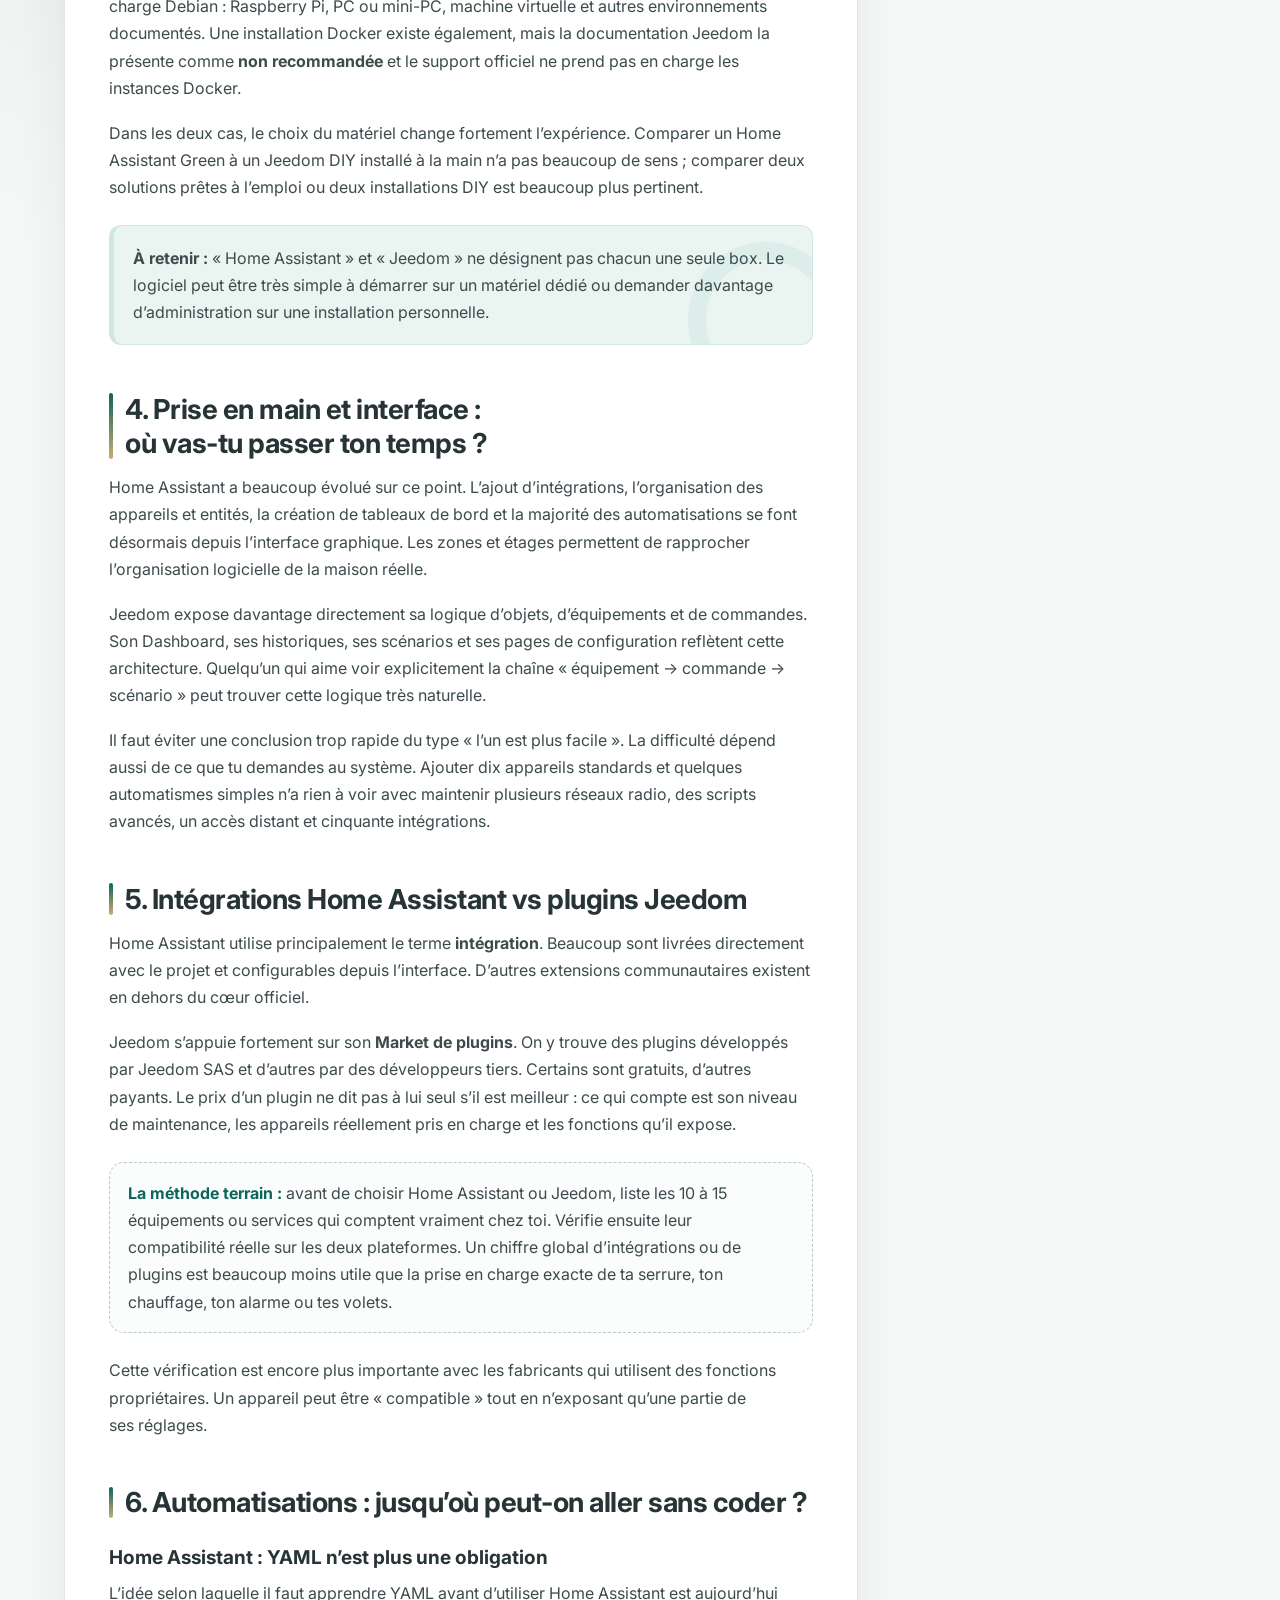
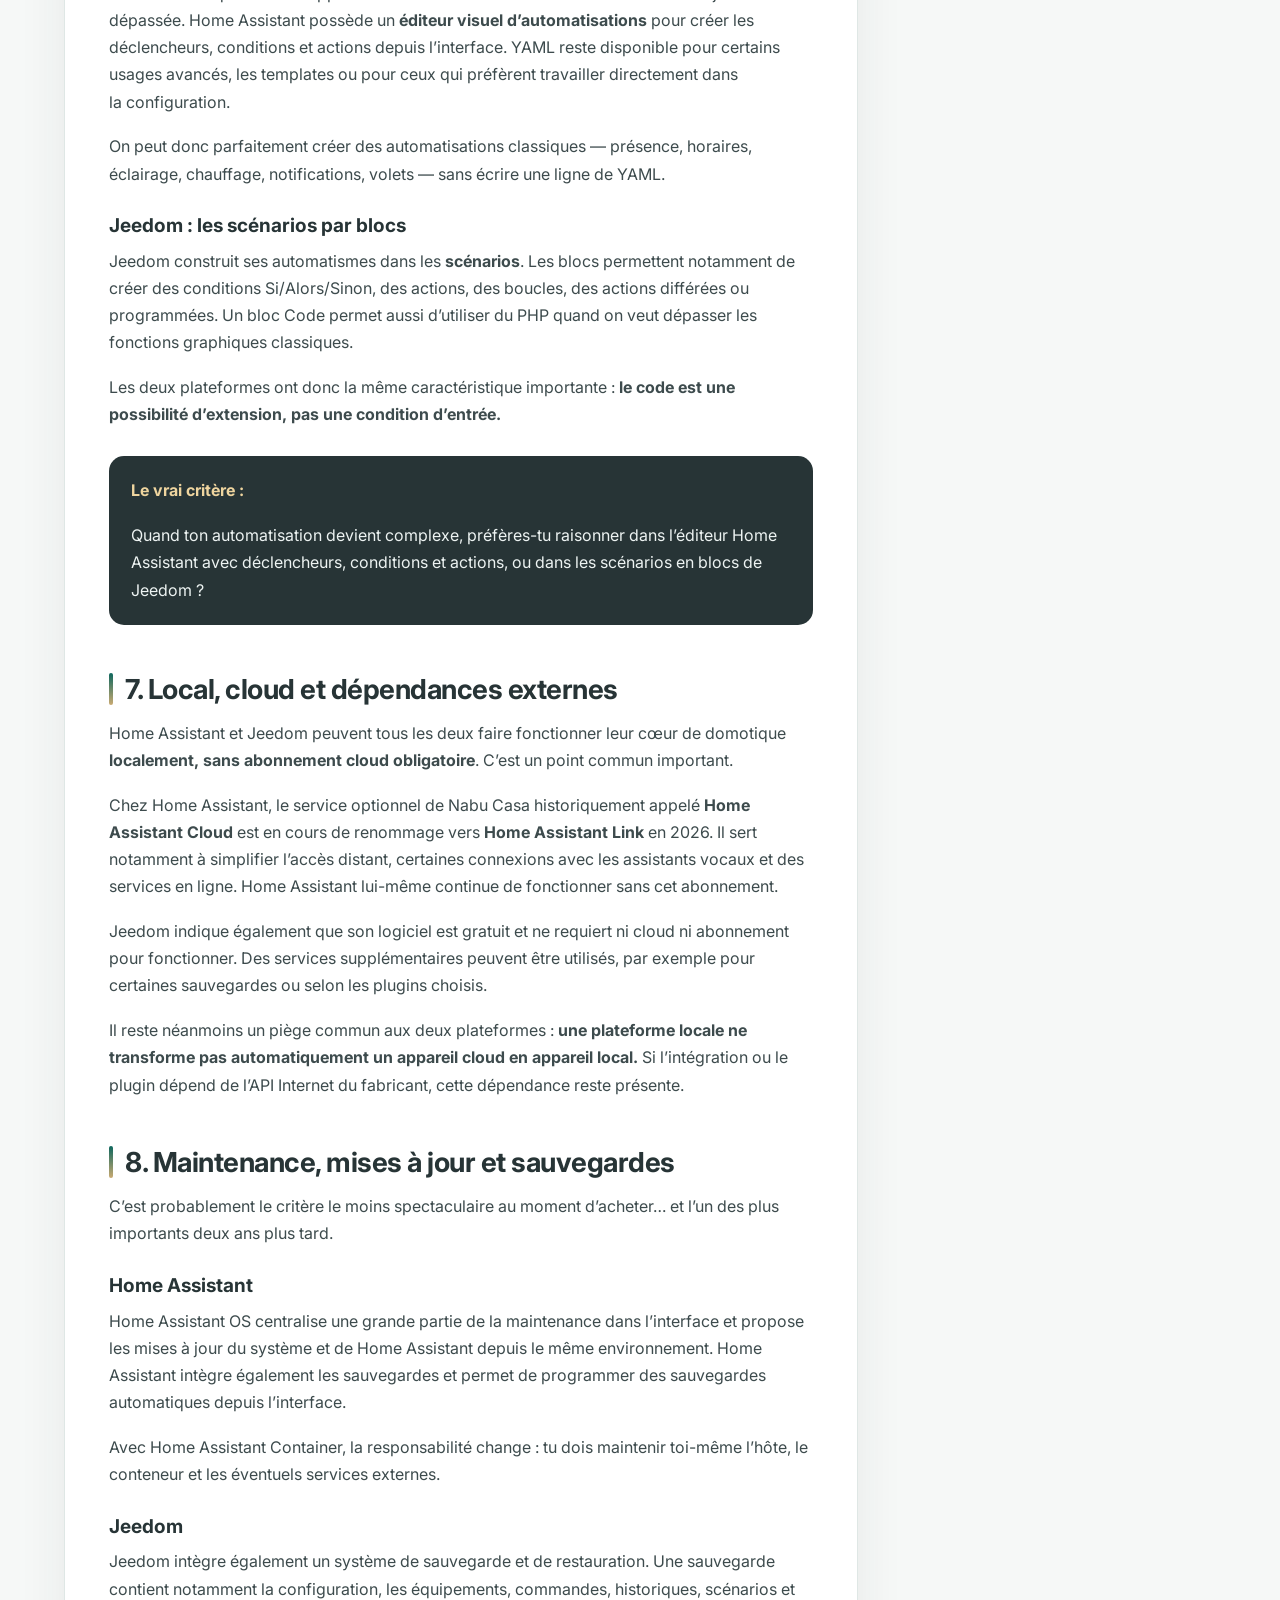
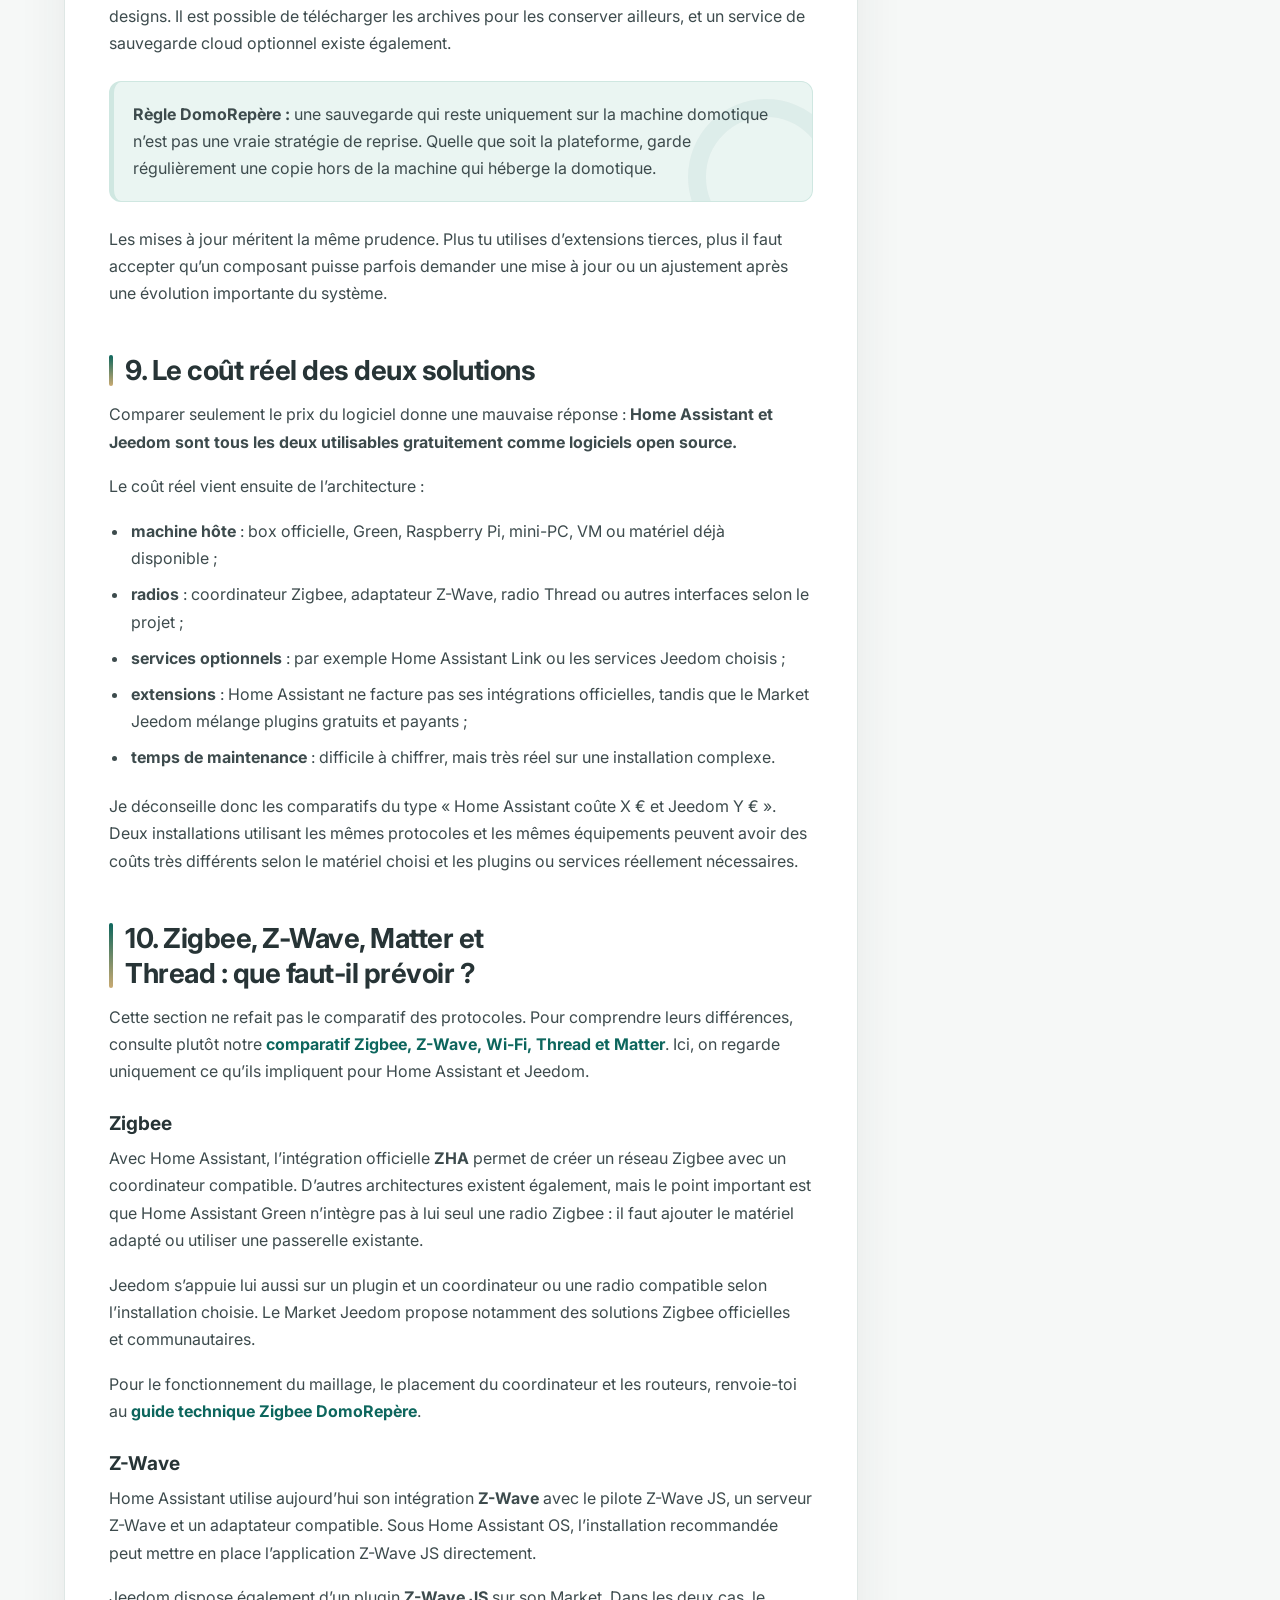
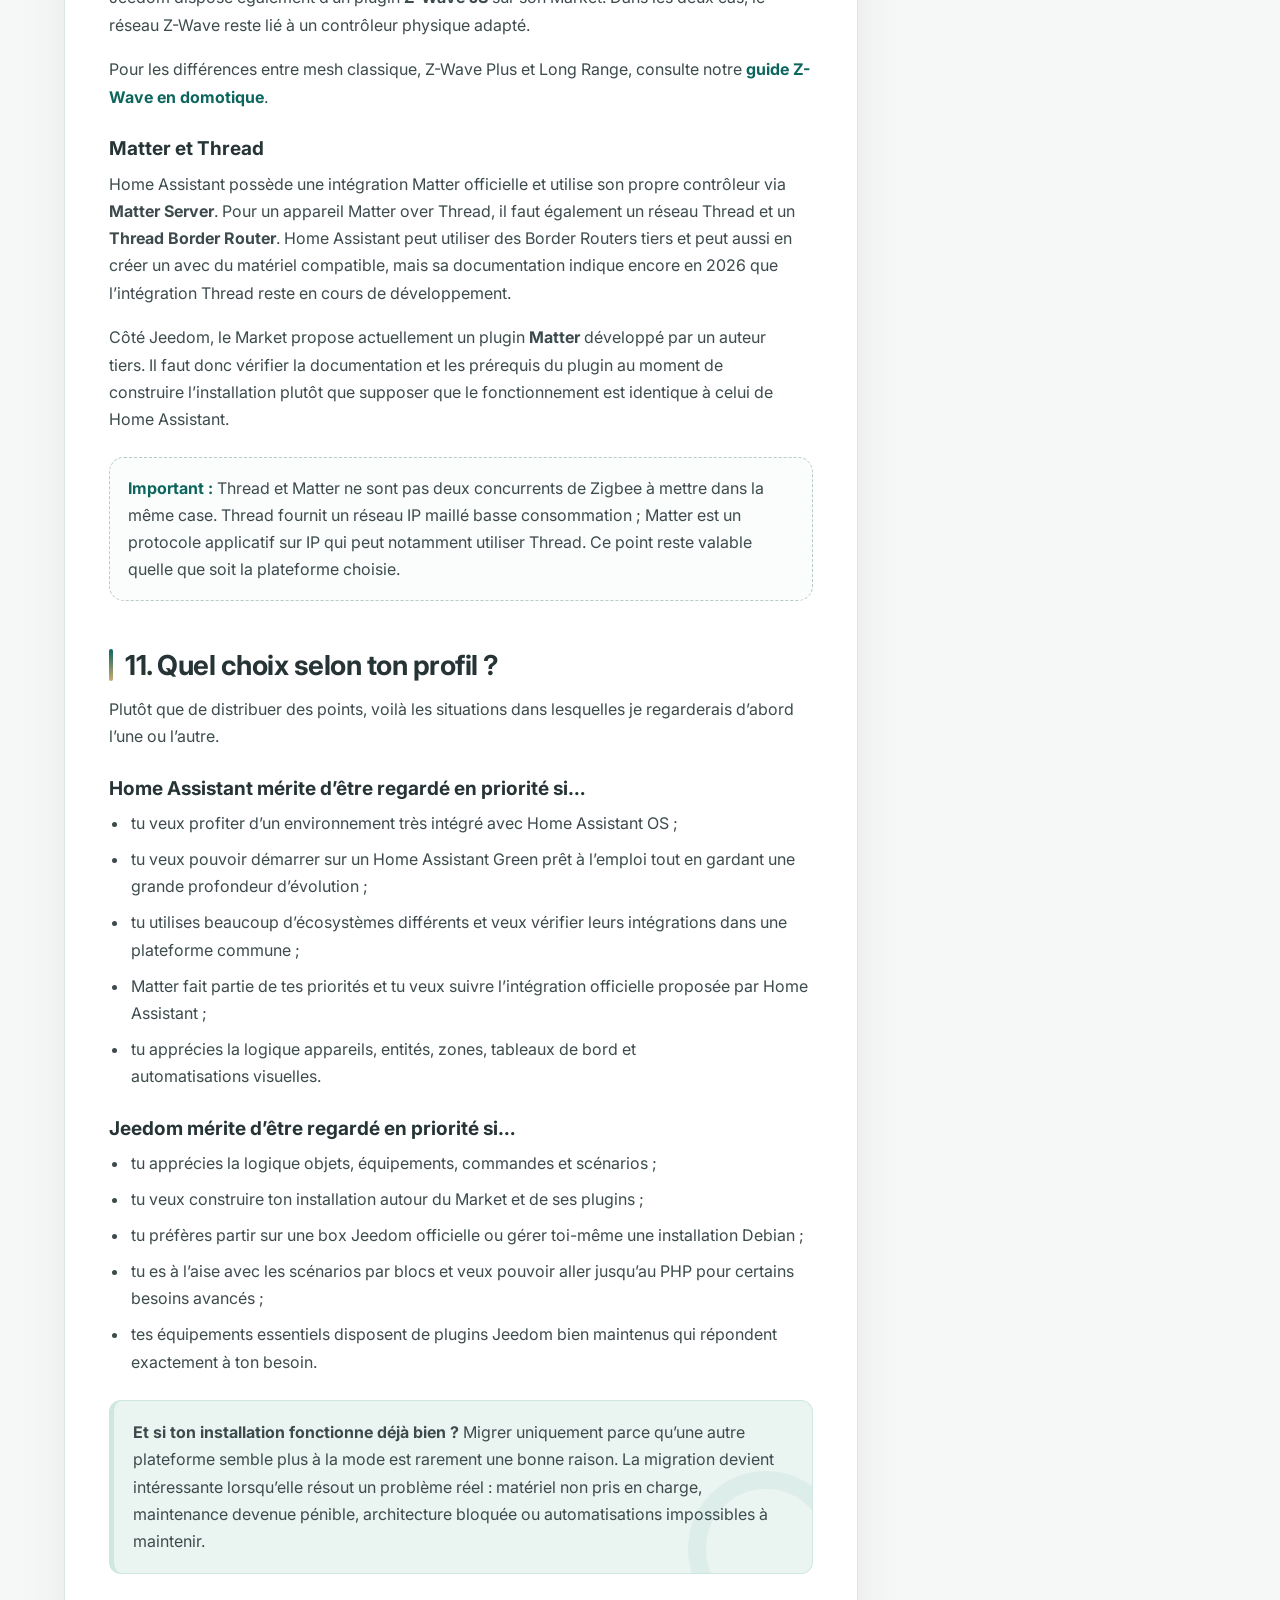
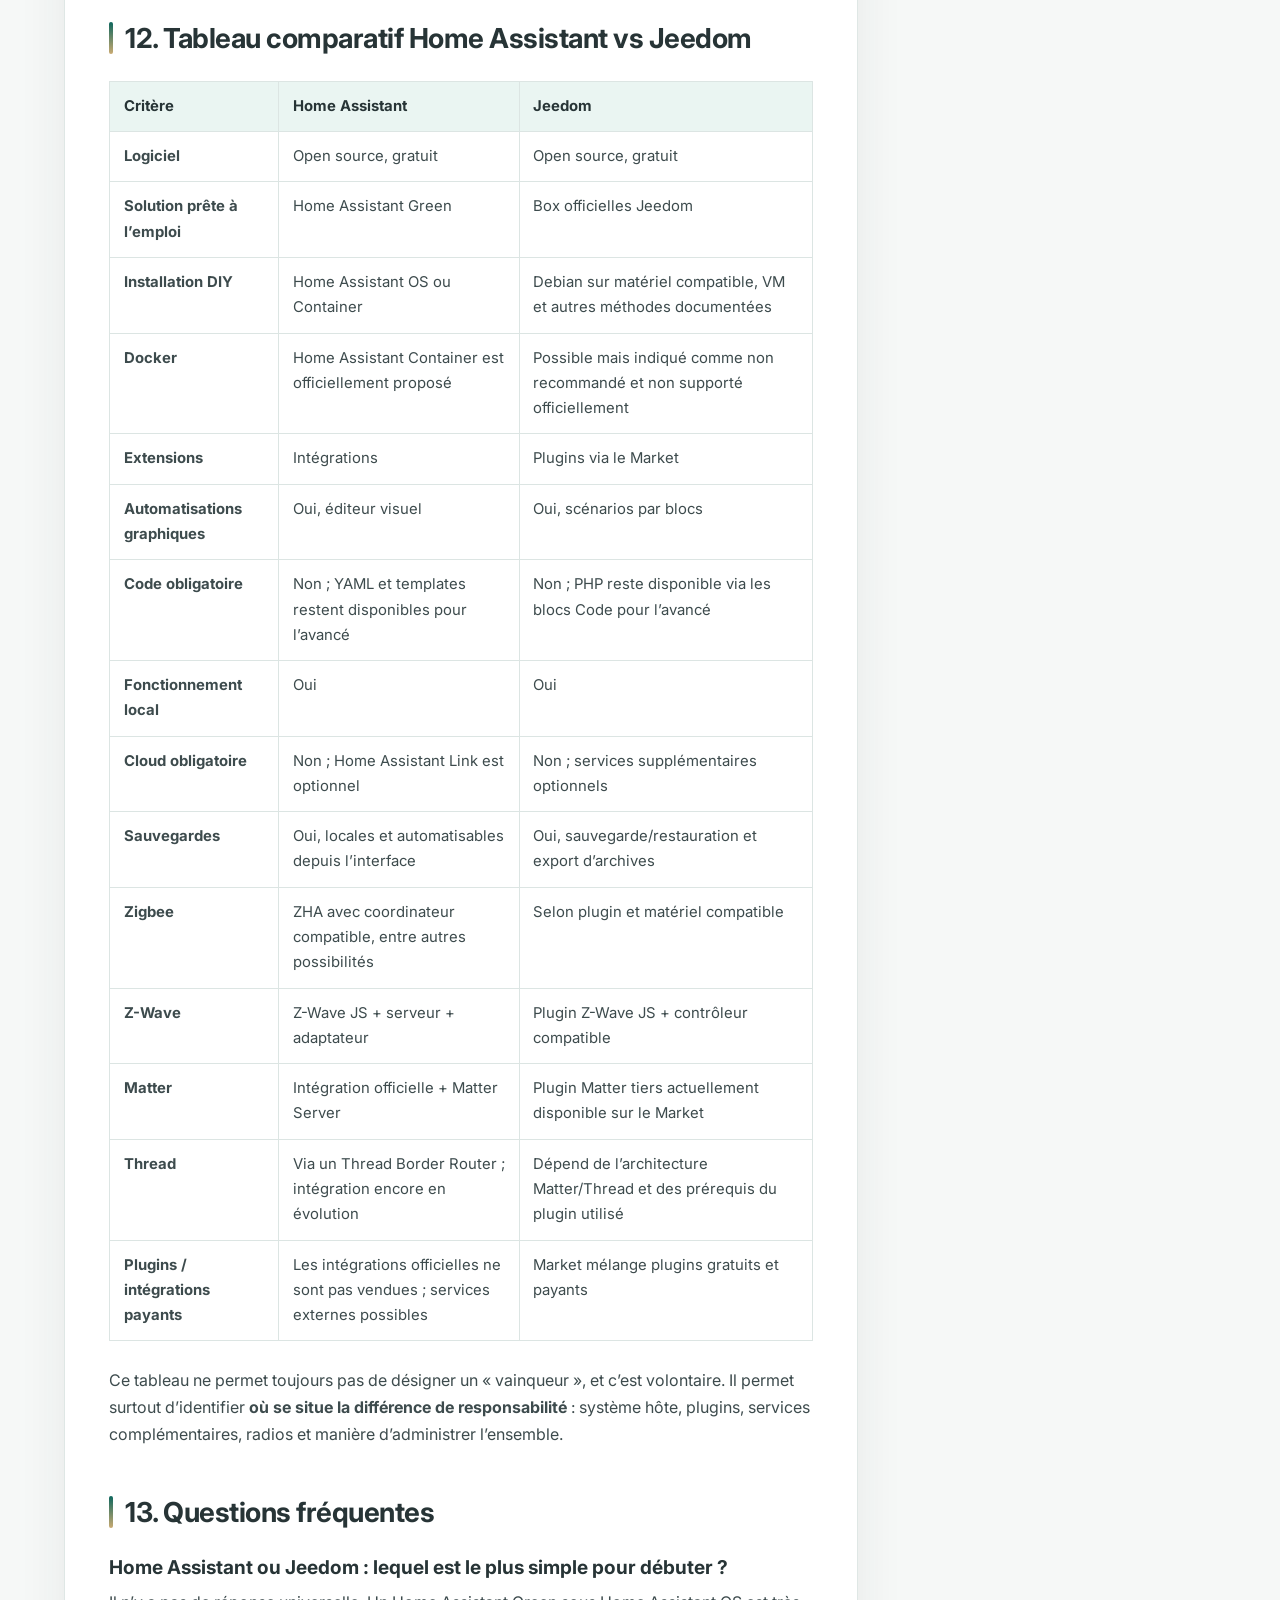
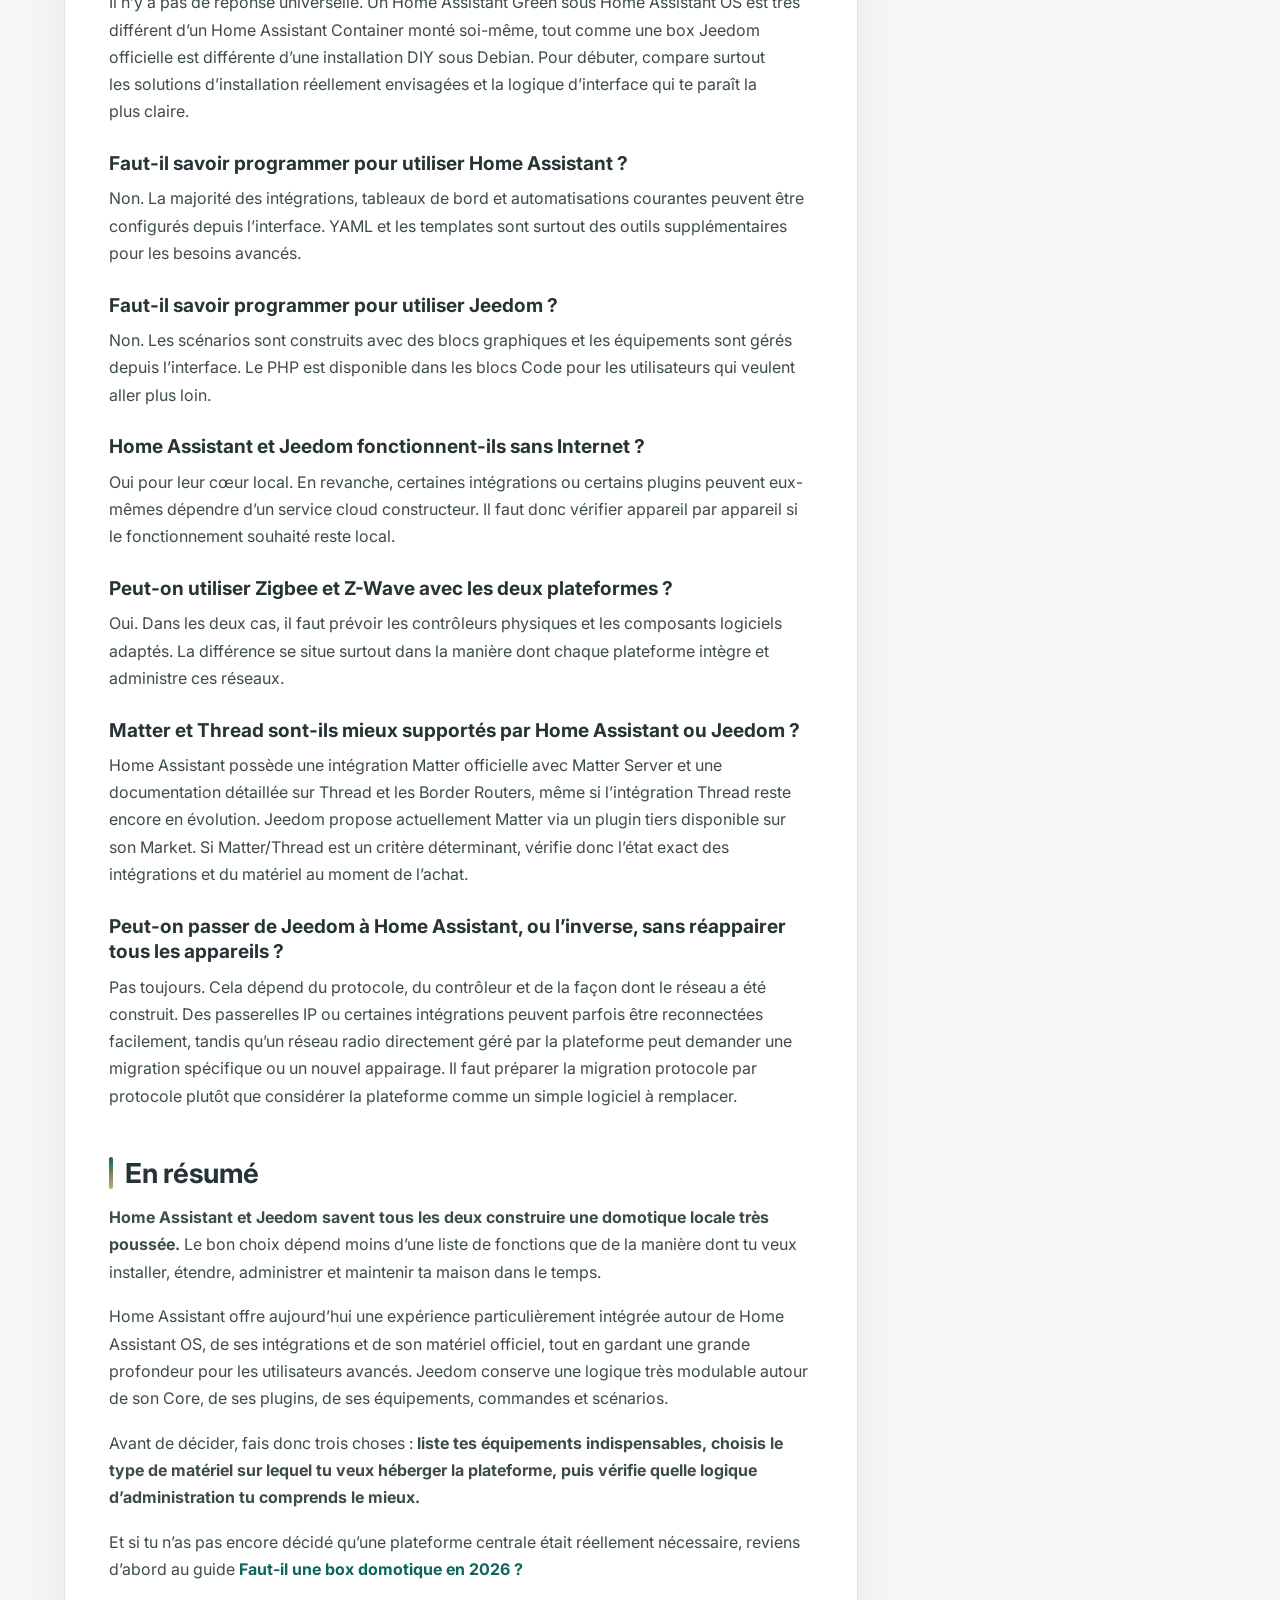
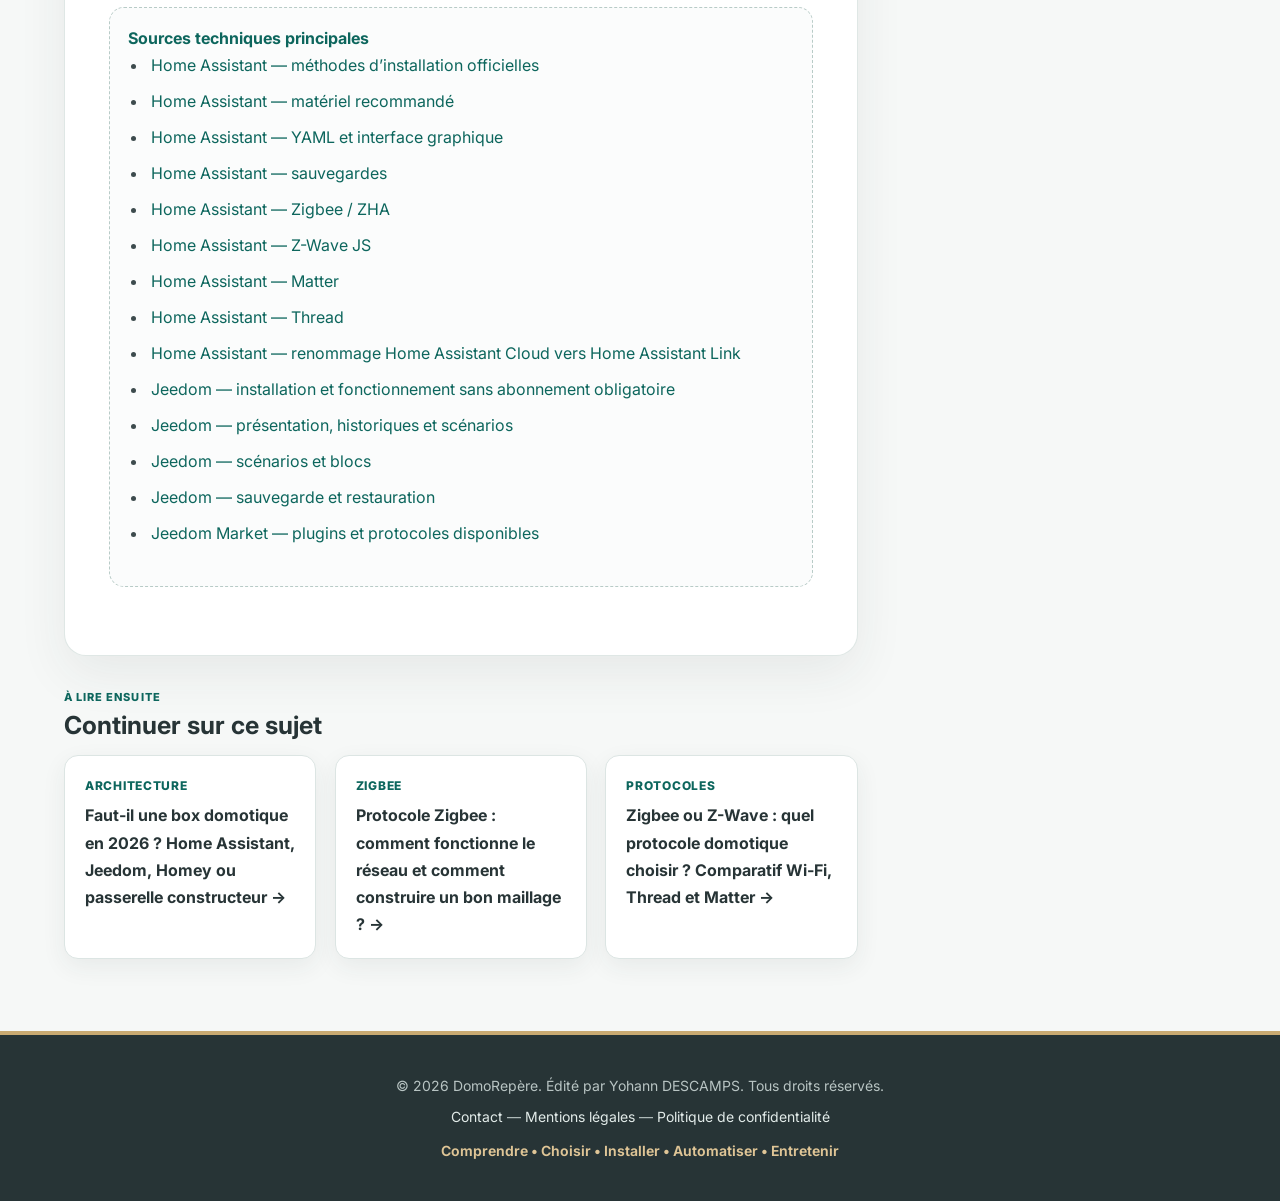
<file: home-assistant-vs-jeedom.html>
<!DOCTYPE html>
<html lang="fr">
<head>
<meta charset="UTF-8">
<meta name="viewport" content="width=device-width, initial-scale=1.0">

<title>Home Assistant vs Jeedom : lequel choisir en 2026 ? — DomoRepère</title>
<meta name="description" content="Home Assistant vs Jeedom : compare installation, interface, intégrations, automatisations, coût, cloud et protocoles pour choisir selon ton profil.">
<link rel="canonical" href="https://domorepere.fr/home-assistant-vs-jeedom.html">
<meta name="robots" content="index, follow, max-image-preview:large">
<meta name="theme-color" content="#0d665d">

<meta property="og:type" content="article">
<meta property="og:locale" content="fr_FR">
<meta property="og:site_name" content="DomoRepère">
<meta property="og:title" content="Home Assistant vs Jeedom : lequel choisir en 2026 ? — DomoRepère">
<meta property="og:description" content="Deux excellentes plateformes locales, mais deux façons différentes d’installer, d’administrer et de faire évoluer une maison connectée.">
<meta property="og:url" content="https://domorepere.fr/home-assistant-vs-jeedom.html">
<meta property="og:image" content="https://domorepere.fr/assets/brand/social-card.png">

<meta name="twitter:card" content="summary_large_image">
<meta name="twitter:title" content="Home Assistant vs Jeedom : lequel choisir en 2026 ?">
<meta name="twitter:description" content="Installation, interface, intégrations, automatisations, local, coût et protocoles : compare Home Assistant et Jeedom selon ton profil.">
<meta name="twitter:image" content="https://domorepere.fr/assets/brand/social-card.png">

<link rel="icon" href="assets/icons/favicon-32.png" sizes="32x32" type="image/png">
<link rel="icon" href="assets/icons/favicon-192.png" sizes="192x192" type="image/png">
<link rel="apple-touch-icon" href="assets/icons/apple-touch-icon.png" sizes="180x180">

<link rel="preconnect" href="https://fonts.googleapis.com">
<link rel="preconnect" href="https://fonts.gstatic.com" crossorigin>
<link href="https://fonts.googleapis.com/css2?family=Inter:wght@400;500;600;700;800&display=swap" rel="stylesheet">

<script src="assets/js/site-preferences.js"></script>
<link rel="stylesheet" href="assets/css/theme.css">

<style>
*{box-sizing:border-box;margin:0;padding:0}
html{scroll-behavior:smooth}
body{font-family:var(--font-body);color:var(--color-text);background:var(--color-page);line-height:1.7}
a{color:var(--brand-primary);text-decoration:none;transition:var(--motion-normal) var(--motion-easing)}
a:hover{color:var(--brand-primary-hover)}
img{max-width:100%;height:auto}

.site-header{background:var(--color-header-bg);border-bottom:1px solid var(--color-border);position:sticky;top:0;z-index:100;backdrop-filter:blur(12px)}
.nav-container{max-width:1200px;margin:0 auto;padding:.85rem 1.5rem;display:flex;justify-content:space-between;align-items:center;gap:1.5rem}
.logo{display:flex;align-items:center;gap:.7rem;color:var(--color-text-strong);font-size:1.2rem;font-weight:800;white-space:nowrap}
.logo img{height:48px;width:auto;display:block}
.logo strong{color:var(--brand-primary)}
nav ul{display:flex;list-style:none;gap:1.55rem;align-items:center}
nav a{color:var(--color-text-strong);font-weight:650;font-size:.92rem}
nav a:hover,nav a.active{color:var(--brand-primary)}

.article-hero{background:linear-gradient(132deg,var(--color-surface-inverse) 0%,#1f3434 48%,var(--brand-primary) 120%);color:var(--color-text-inverse);padding:4.6rem 1.5rem 3.6rem;position:relative;overflow:hidden}
.article-hero:after{content:"";position:absolute;width:360px;height:360px;border-radius:50%;border:1px solid rgba(201,170,114,.28);right:-160px;top:-210px}
.article-hero-inner{max-width:920px;margin:0 auto;position:relative;z-index:1}
.breadcrumb{font-size:.86rem;color:#c6d2d1;margin-bottom:1.1rem}
.breadcrumb a{color:#e6cf9f}
.eyebrow{color:#e5c995;font-size:.78rem;font-weight:800;letter-spacing:.11em;text-transform:uppercase;margin-bottom:.75rem}
h1{font-size:clamp(2.05rem,5vw,3.45rem);line-height:1.08;letter-spacing:-.035em;max-width:900px}
.lead{margin-top:1rem;max-width:780px;color:#d3dddd;font-size:1.06rem}
.meta{display:flex;flex-wrap:wrap;gap:.7rem 1rem;margin-top:1.35rem;color:#c5d1cf;font-size:.88rem}

.page-wrap{max-width:1100px;margin:0 auto;padding:2.6rem 1.5rem 4rem}
.content-grid{display:grid;grid-template-columns:minmax(0,760px) 250px;gap:2rem;align-items:start}
.article-shell{min-width:0}
.article-body{background:var(--color-surface);border:1px solid var(--color-border);border-radius:var(--radius-md);box-shadow:var(--shadow-card);padding:2.2rem}
.article-body>p:first-child{font-size:1.06rem;color:var(--color-text-strong)}
.article-body h2{color:var(--color-text-strong);font-size:1.55rem;line-height:1.25;margin:2.3rem 0 .85rem;padding-top:.2rem;scroll-margin-top:105px}
.article-body h2:first-of-type{margin-top:1.6rem}
.article-body h3{color:var(--color-text-strong);font-size:1.15rem;line-height:1.35;margin:1.6rem 0 .55rem;scroll-margin-top:105px}
.article-body p{margin-bottom:1.1rem}
.article-body ul,.article-body ol{margin:0 0 1.4rem 1.25rem}
.article-body li{margin-bottom:.55rem;padding-left:.15rem}

.highlight-box,.highlight,.callout{background:var(--color-surface-soft)!important;border:1px solid #cfe7e1!important;border-left:5px solid var(--brand-primary)!important;border-radius:12px!important;padding:1.15rem 1.2rem!important;margin:1.5rem 0!important;color:var(--color-text)!important}
.affiliate-box{background:var(--color-surface-accent)!important;border:1px solid #ead7b4!important;border-left:5px solid var(--brand-accent)!important;border-radius:12px!important;padding:1.2rem!important;margin:1.5rem 0!important}
.affiliate-box-title{color:#725b34!important;font-weight:800!important;margin-bottom:.4rem!important}
.field-note{background:#fbfcfc;border:1px dashed var(--color-border-strong);border-radius:12px;padding:1.05rem 1.15rem;margin:1.5rem 0}
.field-note strong{color:var(--brand-primary)}
.question-box{background:var(--color-surface-inverse);color:#edf3f2;border-radius:14px;padding:1.35rem;margin:1.7rem 0}
.question-box strong{color:#efd59f}
.question-box p:last-child{margin-bottom:0}

.checklist{background:var(--color-page);border:1px solid var(--color-border);border-radius:12px;padding:1.2rem;margin-top:1rem}
.checklist-item{display:flex;gap:.75rem;margin-bottom:1rem}
.checklist-item:last-child{margin-bottom:0}

.comparison-table-wrapper{overflow-x:auto;margin:1.6rem 0}
.comparison-table{width:100%;border-collapse:collapse;font-size:.93rem}
.comparison-table th,.comparison-table td{padding:.75rem .85rem;border:1px solid var(--color-border);text-align:left;vertical-align:top}
.comparison-table th{background:var(--color-surface-soft);color:var(--color-text-strong)}

.article-figure{margin:1.8rem 0}
.article-figure img{display:block;width:100%;border-radius:14px;border:1px solid var(--color-border);box-shadow:var(--shadow-card)}
.article-figure figcaption{font-size:.82rem;color:var(--color-text-muted);margin-top:.55rem;line-height:1.45}

.btn{display:inline-flex;align-items:center;justify-content:center;padding:.78rem 1rem;border-radius:10px;font-size:.91rem;font-weight:750}
.btn-primary{background:var(--brand-primary);color:var(--color-text-inverse)}
.btn-primary:hover{background:var(--brand-primary-hover);color:var(--color-text-inverse)}
.btn-affiliate{background:var(--brand-accent);color:var(--color-on-accent)}
.btn-affiliate:hover{background:#b9975c;color:var(--color-on-accent)}

.next-links{display:grid;grid-template-columns:repeat(2,minmax(0,1fr));gap:1rem;margin-top:1.3rem}
.next-card{background:var(--color-surface);border:1px solid var(--color-border);border-radius:14px;padding:1.1rem;box-shadow:var(--shadow-card)}
.next-card span{display:block;color:var(--brand-primary);font-size:.75rem;font-weight:800;text-transform:uppercase;letter-spacing:.06em;margin-bottom:.35rem}
.next-card strong{color:var(--color-text-strong);line-height:1.35}

.sidebar{position:sticky;top:88px}
.side-card{background:var(--color-surface);border:1px solid var(--color-border);border-radius:var(--radius-md);padding:1.15rem;box-shadow:var(--shadow-card);margin-bottom:1rem}
.side-card h2{font-size:1rem;color:var(--color-text-strong);margin-bottom:.65rem}
.side-card ul{list-style:none}
.side-card li+li{margin-top:.55rem}
.side-card a{font-size:.88rem;line-height:1.35}
.side-card p{font-size:.88rem;color:var(--color-text-muted)}

footer{background:var(--color-footer-bg);color:var(--color-text-inverse-muted);padding:2.4rem 1.5rem;text-align:center;font-size:.875rem;border-top:4px solid var(--brand-accent)}
footer a{color:#e2ebe9}
.footer-tagline{color:#dfc596;font-weight:650;margin-top:.65rem}

@media(max-width:900px){
  .content-grid{grid-template-columns:1fr}
  .sidebar{position:static;display:grid;grid-template-columns:repeat(2,minmax(0,1fr));gap:1rem}
  .side-card{margin:0}
}
@media(max-width:720px){
  .nav-container{flex-direction:column;gap:.7rem;padding:.7rem 1rem}
  nav ul{flex-wrap:wrap;justify-content:center;gap:.55rem 1rem}
  .article-hero{padding:3.6rem 1rem 3rem}
  .page-wrap{padding:2rem 1rem 3rem}
  .article-body{padding:1.35rem}
  .sidebar,.next-links{grid-template-columns:1fr}
}
</style>

<link rel="stylesheet" href="assets/css/article-layout-v2.css">
<link rel="stylesheet" href="assets/css/mobile-fixes.css">
<link rel="stylesheet" href="assets/css/sidebar-v2.css">
<script defer src="assets/js/mobile-fixes.js"></script>

<script type="application/ld+json">
{
  "@context":"https://schema.org",
  "@type":"Article",
  "headline":"Home Assistant ou Jeedom : lequel choisir en 2026 ?",
  "description":"Comparatif Home Assistant vs Jeedom : installation, interface, intégrations, automatisations, fonctionnement local, maintenance, coût et protocoles.",
  "inLanguage":"fr-FR",
  "mainEntityOfPage":"https://domorepere.fr/home-assistant-vs-jeedom.html",
  "datePublished":"2026-10-20",
  "dateModified":"2026-10-20",
  "author":{"@type":"Person","name":"Yohann DESCAMPS"},
  "publisher":{"@type":"Organization","name":"DomoRepère","url":"https://domorepere.fr/"}
}
</script>
  <link href="assets/css/skip-link.css" rel="stylesheet"/>
</head>

<body class="page-article article-modern">
  <a class="skip-link" href="#main-content">Aller au contenu</a>

<header class="site-header">
  <div class="nav-container">
    <a href="index.html" class="logo">
      <img src="assets/brand/logo.png" alt="Logo DomoRepère">
      <span>Domo<strong>Repère</strong></span>
    </a>
    <nav aria-label="Navigation principale">
      <ul>
        <li><a href="index.html">Accueil</a></li>
        <li><a href="index.html#quiz">Guide interactif</a></li>
        <li><a class="active" href="articles.html">Guides &amp; articles</a></li>
        <li><a href="mon-installation.html">Le Lab</a></li>
        <li><a href="index.html#contact">Contact</a></li>
      </ul>
    </nav>
  </div>
  <div class="reading-progress" aria-hidden="true"><span></span></div>
</header>

<main id="main-content" tabindex="-1">

<section class="article-hero">
  <div class="article-hero-inner">
    <div class="breadcrumb">
      <a href="index.html">Accueil</a> › <a href="articles.html">Guides</a> › Plateformes domotiques
    </div>
    <div class="eyebrow">Home Assistant • Jeedom • choix de plateforme</div>
    <h1>Home Assistant ou Jeedom : lequel choisir en 2026 ?</h1>
    <p class="lead">Tu as déjà décidé d’utiliser une plateforme domotique ouverte et tu hésites entre Home Assistant et Jeedom ? On compare ce qui change réellement au quotidien : installation, interface, intégrations, automatisations, maintenance, coût et protocoles.</p>
    <div class="meta">
      <span>⏱️ 15 min</span>
      <span>🗓️ Publié le 20 octobre 2026</span>
      <span>📚 Plateformes domotiques</span>
    </div>
  </div>
</section>

<div class="page-wrap">
<div class="content-grid">

<div class="article-shell">

<article class="article-body">

<p>Home Assistant et Jeedom sont souvent opposés comme s’il fallait choisir entre une solution « simple » et une solution « technique ». Ce raccourci aide peu. <strong>Les deux peuvent construire une excellente domotique locale, évolutive et très poussée.</strong> La vraie différence apparaît surtout dans la façon dont tu vas installer, organiser, étendre et maintenir ton système.</p>

<p>Dans ce guide, on part donc d’une hypothèse précise : <strong>tu as déjà décidé d’utiliser une plateforme domotique ouverte</strong> et ton hésitation porte réellement sur Home Assistant ou Jeedom. Si tu te demandes encore s’il te faut une box centrale, une passerelle constructeur ou aucune plateforme supplémentaire, commence plutôt par notre guide <a href="box-domotique.html"><strong>Faut-il une box domotique en 2026 ?</strong></a></p>

<div class="highlight-box">
  <strong>Le point clé :</strong> ne choisis pas sur le nombre de logos compatibles ou sur une réputation de « facilité ». Choisis la plateforme dont la logique d’installation, d’administration et de maintenance correspond le mieux à ta façon de travailler.
</div>

<h2 id="1-difference-30-secondes">1. Home Assistant vs Jeedom : la différence en 30 secondes</h2>

<p>Si je devais résumer sans fabriquer de gagnant artificiel :</p>

<ul>
  <li><strong>Home Assistant</strong> pousse aujourd’hui très loin l’intégration entre le logiciel, son interface, ses intégrations et Home Assistant OS. Avec un Home Assistant Green, on peut même démarrer sur un matériel prêt à l’emploi. L’interface permet de faire énormément de choses sans écrire de code, tout en laissant une grande profondeur aux utilisateurs avancés.</li>
  <li><strong>Jeedom</strong> repose sur son Core et son écosystème de plugins. Il peut être utilisé sur une box officielle ou installé sur du matériel compatible sous Debian. Sa logique d’objets, d’équipements, de commandes et de scénarios est différente de celle de Home Assistant, sans être moins capable pour autant.</li>
</ul>

<div class="question-box">
  <p><strong>La mauvaise question :</strong> « lequel est le meilleur ? »</p>
  <p><strong>La bonne question :</strong> « lequel me donnera l’architecture que je comprends et que j’aurai encore envie de maintenir dans trois ans ? »</p>
</div>

<h2 id="2-philosophies">2. Deux plateformes ouvertes, mais deux philosophies</h2>

<p>Les deux projets sont open source, fonctionnent localement et peuvent centraliser de nombreux fabricants. Mais leur organisation n’est pas identique.</p>

<h3>Home Assistant : intégrations, appareils, entités et zones</h3>

<p>Home Assistant organise la maison autour d’<strong>intégrations</strong> qui font remonter des appareils, des entités et des services. Les équipements peuvent ensuite être rangés dans des zones, des étages ou des étiquettes, puis utilisés dans les tableaux de bord, scènes, scripts et automatisations.</p>

<p>Cette logique devient particulièrement cohérente avec <strong>Home Assistant OS</strong> : le système d’exploitation, Home Assistant et les applications complémentaires sont administrés depuis le même environnement. Cela ne rend pas toute la domotique automatique, mais cela réduit une partie du travail d’administration système.</p>

<h3>Jeedom : Core, équipements, commandes et plugins</h3>

<p>Jeedom suit une autre logique. Les objets représentent l’organisation de la maison, les équipements regroupent les fonctions d’un appareil ou d’un service, et les commandes représentent les informations ou actions exploitables. Les plugins viennent ensuite étendre la plateforme pour ajouter des protocoles, des marques ou des fonctions.</p>

<p>Cette architecture est très lisible pour qui entre dans la logique Jeedom : <strong>Core → plugin → équipement → commandes → scénarios</strong>. Là encore, il ne s’agit pas de dire que cette approche est meilleure ou moins moderne. Elle structure simplement le système autrement.</p>

<div class="field-note">
  <strong>Conseil DomoRepère :</strong> si tu peux tester les deux interfaces avant d’acheter tout le matériel, fais-le. Le meilleur indice n’est pas la première impression graphique : c’est la facilité avec laquelle tu retrouves un appareil, comprends son état et modifies une automatisation six mois plus tard.
</div>

<h2 id="3-installation-materiel">3. Installation et matériel : qu’est-ce qu’il faut réellement prévoir ?</h2>

<h3>Home Assistant : Home Assistant OS ou Container</h3>

<p>En 2026, la documentation officielle de Home Assistant ne propose plus que <strong>deux types d’installation</strong> : Home Assistant OS et Home Assistant Container. Les anciennes méthodes « Core » et « Supervised » que l’on retrouve encore dans de vieux tutoriels ne sont plus des méthodes officiellement proposées.</p>

<p><strong>Home Assistant OS est la méthode recommandée pour la majorité des utilisateurs.</strong> Il peut tourner sur le Home Assistant Green, sur un Raspberry Pi, sur une machine x86-64 ou dans une machine virtuelle. Home Assistant Green constitue aujourd’hui le démarrage le plus plug-and-play : le système est préinstallé et il suffit essentiellement de fournir alimentation et réseau.</p>

<p><strong>Home Assistant Container</strong> s’adresse plutôt à quelqu’un qui administre déjà son hôte et ses conteneurs. Home Assistant fonctionne alors dans Docker, mais tu prends toi-même en charge le système, les mises à jour du conteneur et les services complémentaires. Certaines fonctions liées notamment à Thread ou Z-Wave demandent alors de déployer leurs serveurs séparément.</p>

<h3>Jeedom : box officielle ou installation sur Debian</h3>

<p>Jeedom peut être utilisé sur ses box officielles ou installé sur différents matériels prenant en charge Debian : Raspberry Pi, PC ou mini-PC, machine virtuelle et autres environnements documentés. Une installation Docker existe également, mais la documentation Jeedom la présente comme <strong>non recommandée</strong> et le support officiel ne prend pas en charge les instances Docker.</p>

<p>Dans les deux cas, le choix du matériel change fortement l’expérience. Comparer un Home Assistant Green à un Jeedom DIY installé à la main n’a pas beaucoup de sens ; comparer deux solutions prêtes à l’emploi ou deux installations DIY est beaucoup plus pertinent.</p>

<div class="highlight-box">
  <strong>À retenir :</strong> « Home Assistant » et « Jeedom » ne désignent pas chacun une seule box. Le logiciel peut être très simple à démarrer sur un matériel dédié ou demander davantage d’administration sur une installation personnelle.
</div>

<h2 id="4-interface">4. Prise en main et interface : où vas-tu passer ton temps ?</h2>

<p>Home Assistant a beaucoup évolué sur ce point. L’ajout d’intégrations, l’organisation des appareils et entités, la création de tableaux de bord et la majorité des automatisations se font désormais depuis l’interface graphique. Les zones et étages permettent de rapprocher l’organisation logicielle de la maison réelle.</p>

<p>Jeedom expose davantage directement sa logique d’objets, d’équipements et de commandes. Son Dashboard, ses historiques, ses scénarios et ses pages de configuration reflètent cette architecture. Quelqu’un qui aime voir explicitement la chaîne « équipement → commande → scénario » peut trouver cette logique très naturelle.</p>

<p>Il faut éviter une conclusion trop rapide du type « l’un est plus facile ». La difficulté dépend aussi de ce que tu demandes au système. Ajouter dix appareils standards et quelques automatismes simples n’a rien à voir avec maintenir plusieurs réseaux radio, des scripts avancés, un accès distant et cinquante intégrations.</p>

<h2 id="5-integrations-plugins">5. Intégrations Home Assistant vs plugins Jeedom</h2>

<p>Home Assistant utilise principalement le terme <strong>intégration</strong>. Beaucoup sont livrées directement avec le projet et configurables depuis l’interface. D’autres extensions communautaires existent en dehors du cœur officiel.</p>

<p>Jeedom s’appuie fortement sur son <strong>Market de plugins</strong>. On y trouve des plugins développés par Jeedom SAS et d’autres par des développeurs tiers. Certains sont gratuits, d’autres payants. Le prix d’un plugin ne dit pas à lui seul s’il est meilleur : ce qui compte est son niveau de maintenance, les appareils réellement pris en charge et les fonctions qu’il expose.</p>

<div class="field-note">
  <strong>La méthode terrain :</strong> avant de choisir Home Assistant ou Jeedom, liste les 10 à 15 équipements ou services qui comptent vraiment chez toi. Vérifie ensuite leur compatibilité réelle sur les deux plateformes. Un chiffre global d’intégrations ou de plugins est beaucoup moins utile que la prise en charge exacte de ta serrure, ton chauffage, ton alarme ou tes volets.
</div>

<p>Cette vérification est encore plus importante avec les fabricants qui utilisent des fonctions propriétaires. Un appareil peut être « compatible » tout en n’exposant qu’une partie de ses réglages.</p>

<h2 id="6-automatisations">6. Automatisations : jusqu’où peut-on aller sans coder ?</h2>

<h3>Home Assistant : YAML n’est plus une obligation</h3>

<p>L’idée selon laquelle il faut apprendre YAML avant d’utiliser Home Assistant est aujourd’hui dépassée. Home Assistant possède un <strong>éditeur visuel d’automatisations</strong> pour créer les déclencheurs, conditions et actions depuis l’interface. YAML reste disponible pour certains usages avancés, les templates ou pour ceux qui préfèrent travailler directement dans la configuration.</p>

<p>On peut donc parfaitement créer des automatisations classiques — présence, horaires, éclairage, chauffage, notifications, volets — sans écrire une ligne de YAML.</p>

<h3>Jeedom : les scénarios par blocs</h3>

<p>Jeedom construit ses automatismes dans les <strong>scénarios</strong>. Les blocs permettent notamment de créer des conditions Si/Alors/Sinon, des actions, des boucles, des actions différées ou programmées. Un bloc Code permet aussi d’utiliser du PHP quand on veut dépasser les fonctions graphiques classiques.</p>

<p>Les deux plateformes ont donc la même caractéristique importante : <strong>le code est une possibilité d’extension, pas une condition d’entrée.</strong></p>

<div class="question-box">
  <p><strong>Le vrai critère :</strong></p>
  <p>Quand ton automatisation devient complexe, préfères-tu raisonner dans l’éditeur Home Assistant avec déclencheurs, conditions et actions, ou dans les scénarios en blocs de Jeedom ?</p>
</div>

<h2 id="7-local-cloud">7. Local, cloud et dépendances externes</h2>

<p>Home Assistant et Jeedom peuvent tous les deux faire fonctionner leur cœur de domotique <strong>localement, sans abonnement cloud obligatoire</strong>. C’est un point commun important.</p>

<p>Chez Home Assistant, le service optionnel de Nabu Casa historiquement appelé <strong>Home Assistant Cloud</strong> est en cours de renommage vers <strong>Home Assistant Link</strong> en 2026. Il sert notamment à simplifier l’accès distant, certaines connexions avec les assistants vocaux et des services en ligne. Home Assistant lui-même continue de fonctionner sans cet abonnement.</p>

<p>Jeedom indique également que son logiciel est gratuit et ne requiert ni cloud ni abonnement pour fonctionner. Des services supplémentaires peuvent être utilisés, par exemple pour certaines sauvegardes ou selon les plugins choisis.</p>

<p>Il reste néanmoins un piège commun aux deux plateformes : <strong>une plateforme locale ne transforme pas automatiquement un appareil cloud en appareil local.</strong> Si l’intégration ou le plugin dépend de l’API Internet du fabricant, cette dépendance reste présente.</p>

<h2 id="8-maintenance-sauvegardes">8. Maintenance, mises à jour et sauvegardes</h2>

<p>C’est probablement le critère le moins spectaculaire au moment d’acheter… et l’un des plus importants deux ans plus tard.</p>

<h3>Home Assistant</h3>

<p>Home Assistant OS centralise une grande partie de la maintenance dans l’interface et propose les mises à jour du système et de Home Assistant depuis le même environnement. Home Assistant intègre également les sauvegardes et permet de programmer des sauvegardes automatiques depuis l’interface.</p>

<p>Avec Home Assistant Container, la responsabilité change : tu dois maintenir toi-même l’hôte, le conteneur et les éventuels services externes.</p>

<h3>Jeedom</h3>

<p>Jeedom intègre également un système de sauvegarde et de restauration. Une sauvegarde contient notamment la configuration, les équipements, commandes, historiques, scénarios et designs. Il est possible de télécharger les archives pour les conserver ailleurs, et un service de sauvegarde cloud optionnel existe également.</p>

<div class="highlight-box">
  <strong>Règle DomoRepère :</strong> une sauvegarde qui reste uniquement sur la machine domotique n’est pas une vraie stratégie de reprise. Quelle que soit la plateforme, garde régulièrement une copie hors de la machine qui héberge la domotique.
</div>

<p>Les mises à jour méritent la même prudence. Plus tu utilises d’extensions tierces, plus il faut accepter qu’un composant puisse parfois demander une mise à jour ou un ajustement après une évolution importante du système.</p>

<h2 id="9-cout">9. Le coût réel des deux solutions</h2>

<p>Comparer seulement le prix du logiciel donne une mauvaise réponse : <strong>Home Assistant et Jeedom sont tous les deux utilisables gratuitement comme logiciels open source.</strong></p>

<p>Le coût réel vient ensuite de l’architecture :</p>

<ul>
  <li><strong>machine hôte</strong> : box officielle, Green, Raspberry Pi, mini-PC, VM ou matériel déjà disponible ;</li>
  <li><strong>radios</strong> : coordinateur Zigbee, adaptateur Z-Wave, radio Thread ou autres interfaces selon le projet ;</li>
  <li><strong>services optionnels</strong> : par exemple Home Assistant Link ou les services Jeedom choisis ;</li>
  <li><strong>extensions</strong> : Home Assistant ne facture pas ses intégrations officielles, tandis que le Market Jeedom mélange plugins gratuits et payants ;</li>
  <li><strong>temps de maintenance</strong> : difficile à chiffrer, mais très réel sur une installation complexe.</li>
</ul>

<p>Je déconseille donc les comparatifs du type « Home Assistant coûte X € et Jeedom Y € ». Deux installations utilisant les mêmes protocoles et les mêmes équipements peuvent avoir des coûts très différents selon le matériel choisi et les plugins ou services réellement nécessaires.</p>

<h2 id="10-protocoles">10. Zigbee, Z-Wave, Matter et Thread : que faut-il prévoir ?</h2>

<p>Cette section ne refait pas le comparatif des protocoles. Pour comprendre leurs différences, consulte plutôt notre <a href="article-2.html"><strong>comparatif Zigbee, Z-Wave, Wi-Fi, Thread et Matter</strong></a>. Ici, on regarde uniquement ce qu’ils impliquent pour Home Assistant et Jeedom.</p>

<h3>Zigbee</h3>

<p>Avec Home Assistant, l’intégration officielle <strong>ZHA</strong> permet de créer un réseau Zigbee avec un coordinateur compatible. D’autres architectures existent également, mais le point important est que Home Assistant Green n’intègre pas à lui seul une radio Zigbee : il faut ajouter le matériel adapté ou utiliser une passerelle existante.</p>

<p>Jeedom s’appuie lui aussi sur un plugin et un coordinateur ou une radio compatible selon l’installation choisie. Le Market Jeedom propose notamment des solutions Zigbee officielles et communautaires.</p>

<p>Pour le fonctionnement du maillage, le placement du coordinateur et les routeurs, renvoie-toi au <a href="protocole-zigbee.html"><strong>guide technique Zigbee DomoRepère</strong></a>.</p>

<h3>Z-Wave</h3>

<p>Home Assistant utilise aujourd’hui son intégration <strong>Z-Wave</strong> avec le pilote Z-Wave JS, un serveur Z-Wave et un adaptateur compatible. Sous Home Assistant OS, l’installation recommandée peut mettre en place l’application Z-Wave JS directement.</p>

<p>Jeedom dispose également d’un plugin <strong>Z-Wave JS</strong> sur son Market. Dans les deux cas, le réseau Z-Wave reste lié à un contrôleur physique adapté.</p>

<p>Pour les différences entre mesh classique, Z-Wave Plus et Long Range, consulte notre <a href="z-wave-domotique.html"><strong>guide Z-Wave en domotique</strong></a>.</p>

<h3>Matter et Thread</h3>

<p>Home Assistant possède une intégration Matter officielle et utilise son propre contrôleur via <strong>Matter Server</strong>. Pour un appareil Matter over Thread, il faut également un réseau Thread et un <strong>Thread Border Router</strong>. Home Assistant peut utiliser des Border Routers tiers et peut aussi en créer un avec du matériel compatible, mais sa documentation indique encore en 2026 que l’intégration Thread reste en cours de développement.</p>

<p>Côté Jeedom, le Market propose actuellement un plugin <strong>Matter</strong> développé par un auteur tiers. Il faut donc vérifier la documentation et les prérequis du plugin au moment de construire l’installation plutôt que supposer que le fonctionnement est identique à celui de Home Assistant.</p>

<div class="field-note">
  <strong>Important :</strong> Thread et Matter ne sont pas deux concurrents de Zigbee à mettre dans la même case. Thread fournit un réseau IP maillé basse consommation ; Matter est un protocole applicatif sur IP qui peut notamment utiliser Thread. Ce point reste valable quelle que soit la plateforme choisie.
</div>

<h2 id="11-profils">11. Quel choix selon ton profil ?</h2>

<p>Plutôt que de distribuer des points, voilà les situations dans lesquelles je regarderais d’abord l’une ou l’autre.</p>

<h3>Home Assistant mérite d’être regardé en priorité si…</h3>

<ul>
  <li>tu veux profiter d’un environnement très intégré avec Home Assistant OS ;</li>
  <li>tu veux pouvoir démarrer sur un Home Assistant Green prêt à l’emploi tout en gardant une grande profondeur d’évolution ;</li>
  <li>tu utilises beaucoup d’écosystèmes différents et veux vérifier leurs intégrations dans une plateforme commune ;</li>
  <li>Matter fait partie de tes priorités et tu veux suivre l’intégration officielle proposée par Home Assistant ;</li>
  <li>tu apprécies la logique appareils, entités, zones, tableaux de bord et automatisations visuelles.</li>
</ul>

<h3>Jeedom mérite d’être regardé en priorité si…</h3>

<ul>
  <li>tu apprécies la logique objets, équipements, commandes et scénarios ;</li>
  <li>tu veux construire ton installation autour du Market et de ses plugins ;</li>
  <li>tu préfères partir sur une box Jeedom officielle ou gérer toi-même une installation Debian ;</li>
  <li>tu es à l’aise avec les scénarios par blocs et veux pouvoir aller jusqu’au PHP pour certains besoins avancés ;</li>
  <li>tes équipements essentiels disposent de plugins Jeedom bien maintenus qui répondent exactement à ton besoin.</li>
</ul>

<div class="highlight-box">
  <strong>Et si ton installation fonctionne déjà bien ?</strong> Migrer uniquement parce qu’une autre plateforme semble plus à la mode est rarement une bonne raison. La migration devient intéressante lorsqu’elle résout un problème réel : matériel non pris en charge, maintenance devenue pénible, architecture bloquée ou automatisations impossibles à maintenir.
</div>

<h2 id="12-tableau">12. Tableau comparatif Home Assistant vs Jeedom</h2>

<div class="comparison-table-wrapper">
<table class="comparison-table">
  <thead>
    <tr>
      <th>Critère</th>
      <th>Home Assistant</th>
      <th>Jeedom</th>
    </tr>
  </thead>
  <tbody>
    <tr>
      <td><strong>Logiciel</strong></td>
      <td>Open source, gratuit</td>
      <td>Open source, gratuit</td>
    </tr>
    <tr>
      <td><strong>Solution prête à l’emploi</strong></td>
      <td>Home Assistant Green</td>
      <td>Box officielles Jeedom</td>
    </tr>
    <tr>
      <td><strong>Installation DIY</strong></td>
      <td>Home Assistant OS ou Container</td>
      <td>Debian sur matériel compatible, VM et autres méthodes documentées</td>
    </tr>
    <tr>
      <td><strong>Docker</strong></td>
      <td>Home Assistant Container est officiellement proposé</td>
      <td>Possible mais indiqué comme non recommandé et non supporté officiellement</td>
    </tr>
    <tr>
      <td><strong>Extensions</strong></td>
      <td>Intégrations</td>
      <td>Plugins via le Market</td>
    </tr>
    <tr>
      <td><strong>Automatisations graphiques</strong></td>
      <td>Oui, éditeur visuel</td>
      <td>Oui, scénarios par blocs</td>
    </tr>
    <tr>
      <td><strong>Code obligatoire</strong></td>
      <td>Non ; YAML et templates restent disponibles pour l’avancé</td>
      <td>Non ; PHP reste disponible via les blocs Code pour l’avancé</td>
    </tr>
    <tr>
      <td><strong>Fonctionnement local</strong></td>
      <td>Oui</td>
      <td>Oui</td>
    </tr>
    <tr>
      <td><strong>Cloud obligatoire</strong></td>
      <td>Non ; Home Assistant Link est optionnel</td>
      <td>Non ; services supplémentaires optionnels</td>
    </tr>
    <tr>
      <td><strong>Sauvegardes</strong></td>
      <td>Oui, locales et automatisables depuis l’interface</td>
      <td>Oui, sauvegarde/restauration et export d’archives</td>
    </tr>
    <tr>
      <td><strong>Zigbee</strong></td>
      <td>ZHA avec coordinateur compatible, entre autres possibilités</td>
      <td>Selon plugin et matériel compatible</td>
    </tr>
    <tr>
      <td><strong>Z-Wave</strong></td>
      <td>Z-Wave JS + serveur + adaptateur</td>
      <td>Plugin Z-Wave JS + contrôleur compatible</td>
    </tr>
    <tr>
      <td><strong>Matter</strong></td>
      <td>Intégration officielle + Matter Server</td>
      <td>Plugin Matter tiers actuellement disponible sur le Market</td>
    </tr>
    <tr>
      <td><strong>Thread</strong></td>
      <td>Via un Thread Border Router ; intégration encore en évolution</td>
      <td>Dépend de l’architecture Matter/Thread et des prérequis du plugin utilisé</td>
    </tr>
    <tr>
      <td><strong>Plugins / intégrations payants</strong></td>
      <td>Les intégrations officielles ne sont pas vendues ; services externes possibles</td>
      <td>Market mélange plugins gratuits et payants</td>
    </tr>
  </tbody>
</table>
</div>

<p>Ce tableau ne permet toujours pas de désigner un « vainqueur », et c’est volontaire. Il permet surtout d’identifier <strong>où se situe la différence de responsabilité</strong> : système hôte, plugins, services complémentaires, radios et manière d’administrer l’ensemble.</p>

<h2 id="13-faq">13. Questions fréquentes</h2>

<h3>Home Assistant ou Jeedom : lequel est le plus simple pour débuter ?</h3>
<p>Il n’y a pas de réponse universelle. Un Home Assistant Green sous Home Assistant OS est très différent d’un Home Assistant Container monté soi-même, tout comme une box Jeedom officielle est différente d’une installation DIY sous Debian. Pour débuter, compare surtout les solutions d’installation réellement envisagées et la logique d’interface qui te paraît la plus claire.</p>

<h3>Faut-il savoir programmer pour utiliser Home Assistant ?</h3>
<p>Non. La majorité des intégrations, tableaux de bord et automatisations courantes peuvent être configurés depuis l’interface. YAML et les templates sont surtout des outils supplémentaires pour les besoins avancés.</p>

<h3>Faut-il savoir programmer pour utiliser Jeedom ?</h3>
<p>Non. Les scénarios sont construits avec des blocs graphiques et les équipements sont gérés depuis l’interface. Le PHP est disponible dans les blocs Code pour les utilisateurs qui veulent aller plus loin.</p>

<h3>Home Assistant et Jeedom fonctionnent-ils sans Internet ?</h3>
<p>Oui pour leur cœur local. En revanche, certaines intégrations ou certains plugins peuvent eux-mêmes dépendre d’un service cloud constructeur. Il faut donc vérifier appareil par appareil si le fonctionnement souhaité reste local.</p>

<h3>Peut-on utiliser Zigbee et Z-Wave avec les deux plateformes ?</h3>
<p>Oui. Dans les deux cas, il faut prévoir les contrôleurs physiques et les composants logiciels adaptés. La différence se situe surtout dans la manière dont chaque plateforme intègre et administre ces réseaux.</p>

<h3>Matter et Thread sont-ils mieux supportés par Home Assistant ou Jeedom ?</h3>
<p>Home Assistant possède une intégration Matter officielle avec Matter Server et une documentation détaillée sur Thread et les Border Routers, même si l’intégration Thread reste encore en évolution. Jeedom propose actuellement Matter via un plugin tiers disponible sur son Market. Si Matter/Thread est un critère déterminant, vérifie donc l’état exact des intégrations et du matériel au moment de l’achat.</p>

<h3>Peut-on passer de Jeedom à Home Assistant, ou l’inverse, sans réappairer tous les appareils ?</h3>
<p>Pas toujours. Cela dépend du protocole, du contrôleur et de la façon dont le réseau a été construit. Des passerelles IP ou certaines intégrations peuvent parfois être reconnectées facilement, tandis qu’un réseau radio directement géré par la plateforme peut demander une migration spécifique ou un nouvel appairage. Il faut préparer la migration protocole par protocole plutôt que considérer la plateforme comme un simple logiciel à remplacer.</p>

<h2 id="en-resume">En résumé</h2>

<p><strong>Home Assistant et Jeedom savent tous les deux construire une domotique locale très poussée.</strong> Le bon choix dépend moins d’une liste de fonctions que de la manière dont tu veux installer, étendre, administrer et maintenir ta maison dans le temps.</p>

<p>Home Assistant offre aujourd’hui une expérience particulièrement intégrée autour de Home Assistant OS, de ses intégrations et de son matériel officiel, tout en gardant une grande profondeur pour les utilisateurs avancés. Jeedom conserve une logique très modulable autour de son Core, de ses plugins, de ses équipements, commandes et scénarios.</p>

<p>Avant de décider, fais donc trois choses : <strong>liste tes équipements indispensables, choisis le type de matériel sur lequel tu veux héberger la plateforme, puis vérifie quelle logique d’administration tu comprends le mieux.</strong></p>

<p>Et si tu n’as pas encore décidé qu’une plateforme centrale était réellement nécessaire, reviens d’abord au guide <a href="box-domotique.html"><strong>Faut-il une box domotique en 2026 ?</strong></a></p>

<div class="field-note">
  <strong>Sources techniques principales</strong>
  <ul>
    <li><a href="https://www.home-assistant.io/installation/" target="_blank" rel="noopener">Home Assistant — méthodes d’installation officielles</a></li>
    <li><a href="https://www.home-assistant.io/faq/what-hardware-do-i-need" target="_blank" rel="noopener">Home Assistant — matériel recommandé</a></li>
    <li><a href="https://www.home-assistant.io/faq/do-i-need-yaml/" target="_blank" rel="noopener">Home Assistant — YAML et interface graphique</a></li>
    <li><a href="https://www.home-assistant.io/integrations/backup/" target="_blank" rel="noopener">Home Assistant — sauvegardes</a></li>
    <li><a href="https://www.home-assistant.io/integrations/zha/" target="_blank" rel="noopener">Home Assistant — Zigbee / ZHA</a></li>
    <li><a href="https://www.home-assistant.io/integrations/zwave_js/" target="_blank" rel="noopener">Home Assistant — Z-Wave JS</a></li>
    <li><a href="https://www.home-assistant.io/integrations/matter/" target="_blank" rel="noopener">Home Assistant — Matter</a></li>
    <li><a href="https://www.home-assistant.io/integrations/thread/" target="_blank" rel="noopener">Home Assistant — Thread</a></li>
    <li><a href="https://www.home-assistant.io/blog/2026/10/02/big-tech-ruined-the-cloud-so-were-renaming-ours/" target="_blank" rel="noopener">Home Assistant — renommage Home Assistant Cloud vers Home Assistant Link</a></li>
    <li><a href="https://doc.jeedom.com/fr_FR/installation/index.html" target="_blank" rel="noopener">Jeedom — installation et fonctionnement sans abonnement obligatoire</a></li>
    <li><a href="https://doc.jeedom.com/fr_FR/presentation/index" target="_blank" rel="noopener">Jeedom — présentation, historiques et scénarios</a></li>
    <li><a href="https://doc.jeedom.com/fr_FR/core/4.4/scenario" target="_blank" rel="noopener">Jeedom — scénarios et blocs</a></li>
    <li><a href="https://doc.jeedom.com/fr_FR/core/4.1/backup" target="_blank" rel="noopener">Jeedom — sauvegarde et restauration</a></li>
    <li><a href="https://market.jeedom.com/index.php?compatibility=diy&p=market&status=stable&type=plugin&v=d" target="_blank" rel="noopener">Jeedom Market — plugins et protocoles disponibles</a></li>
  </ul>
</div>

</article>

<div class="next-links">
  <a class="next-card" href="box-domotique.html">
    <span>Architecture</span>
    <strong>Faut-il une box domotique ? →</strong>
  </a>
  <a class="next-card" href="article-2.html">
    <span>Technologies</span>
    <strong>Comparer les protocoles →</strong>
  </a>
</div>

</div>

<aside class="sidebar" aria-label="Repères de lecture">
  <section class="side-card toc-card">
    <button class="toc-toggle" type="button" aria-expanded="true" aria-controls="article-toc">
      <span><span class="side-kicker">Sommaire</span><strong>Dans ce guide</strong></span>
      <span class="toc-chevron" aria-hidden="true"></span>
    </button>
    <nav class="toc-nav" id="article-toc" aria-label="Sommaire de l’article">
      <ol>
        <li><a href="#1-difference-30-secondes">Différence en 30 secondes</a></li>
        <li><a href="#2-philosophies">Deux philosophies</a></li>
        <li><a href="#3-installation-materiel">Installation et matériel</a></li>
        <li><a href="#4-interface">Interface</a></li>
        <li><a href="#5-integrations-plugins">Intégrations vs plugins</a></li>
        <li><a href="#6-automatisations">Automatisations</a></li>
        <li><a href="#7-local-cloud">Local et cloud</a></li>
        <li><a href="#8-maintenance-sauvegardes">Maintenance</a></li>
        <li><a href="#9-cout">Coût réel</a></li>
        <li><a href="#10-protocoles">Protocoles</a></li>
        <li><a href="#11-profils">Quel profil ?</a></li>
        <li><a href="#12-tableau">Tableau final</a></li>
        <li><a href="#13-faq">FAQ</a></li>
        <li><a href="#en-resume">En résumé</a></li>
      </ol>
    </nav>
  </section>

  <section class="side-card takeaway-card">
    <span class="side-kicker">À retenir</span>
    <h2>Pas de vainqueur universel</h2>
    <p>Choisis la plateforme dont tu comprends la logique et que tu seras prêt à maintenir quand l’installation aura grandi.</p>
    <a class="btn btn-primary" style="margin-top:.8rem;width:100%" href="box-domotique.html">Revoir l’architecture</a>
  </section>
</aside>

</div>
</div>

</main>

<footer>
  <p>© 2026 DomoRepère. Édité par Yohann DESCAMPS. Tous droits réservés.</p>
  <p style="margin-top:.45rem">
    <a href="index.html#contact">Contact</a> —
    <a href="mentions-legales.html">Mentions légales</a> —
    <a href="politique-de-confidentialite.html">Politique de confidentialité</a>
  </p>
  <div class="footer-tagline">Comprendre • Choisir • Installer • Automatiser • Entretenir</div>
</footer>

<script src="assets/js/article-layout-v2.js" defer></script>
<script src="assets/js/sidebar-v2.js" defer></script>
</body>
</html>
</file>
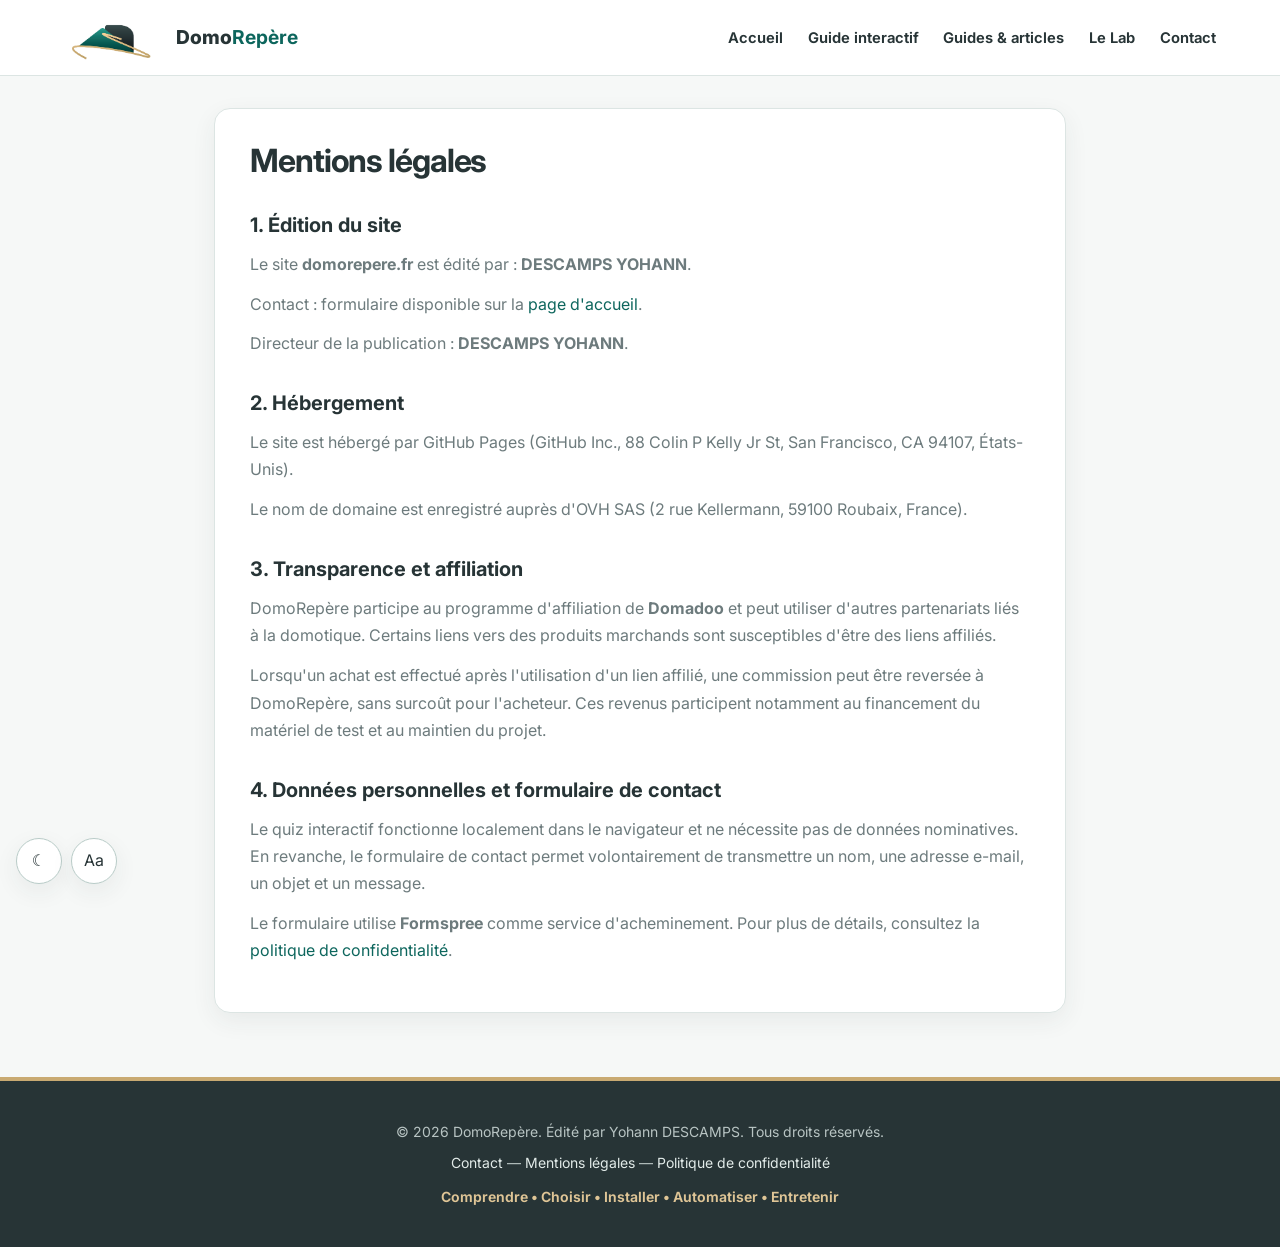
<file: mentions-legales.html>
<!DOCTYPE html><html lang="fr"><head><meta charset="UTF-8"><meta name="viewport" content="width=device-width, initial-scale=1.0"><title>Mentions légales — DomoRepère</title><meta name="description" content="Mentions légales de DomoRepère : éditeur, hébergement, affiliation, contact et traitement des données."><link rel="canonical" href="https://domorepere.fr/mentions-legales.html"><meta name="robots" content="index, follow"><meta name="theme-color" content="#0d665d"><link rel="icon" href="assets/icons/favicon-32.png" sizes="32x32" type="image/png"><link rel="icon" href="assets/icons/favicon-192.png" sizes="192x192" type="image/png"><link rel="apple-touch-icon" href="assets/icons/apple-touch-icon.png" sizes="180x180"><link rel="preconnect" href="https://fonts.googleapis.com"><link rel="preconnect" href="https://fonts.gstatic.com" crossorigin><link href="https://fonts.googleapis.com/css2?family=Inter:wght@400;500;600;700;800&display=swap" rel="stylesheet"><script src="assets/js/site-preferences.js"></script>
<link rel="stylesheet" href="assets/css/theme.css">

<style>

*{box-sizing:border-box;margin:0;padding:0}
html{scroll-behavior:smooth}
body{font-family:var(--font-body);color:var(--color-text);background:var(--color-page);line-height:1.7}
a{color:var(--brand-primary);text-decoration:none;transition:var(--motion-normal) var(--motion-easing)}a:hover{color:var(--brand-primary-hover)}
img{max-width:100%;height:auto}
.site-header{background:var(--color-header-bg);border-bottom:1px solid var(--color-border);position:sticky;top:0;z-index:100;backdrop-filter:blur(12px)}
.nav-container{max-width:1200px;margin:0 auto;padding:.85rem 1.5rem;display:flex;justify-content:space-between;align-items:center;gap:1.5rem}
.logo{display:flex;align-items:center;gap:.7rem;color:var(--color-text-strong);font-size:1.2rem;font-weight:800;white-space:nowrap}
.logo img{height:48px;width:auto;display:block}.logo strong{color:var(--brand-primary)}
nav ul{display:flex;list-style:none;gap:1.55rem;align-items:center}nav a{color:var(--color-text-strong);font-weight:650;font-size:.92rem}
nav a:hover,nav a.active{color:var(--brand-primary)}
.article-hero{background:linear-gradient(132deg,var(--color-hero-start) 0%,var(--color-hero-mid) 48%,var(--color-hero-end) 120%);color:var(--color-text-inverse);padding:4.6rem 1.5rem 3.6rem;position:relative;overflow:hidden}
.article-hero:after{content:"";position:absolute;width:360px;height:360px;border-radius:50%;border:1px solid rgba(201,170,114,.28);right:-160px;top:-210px}
.article-hero-inner{max-width:920px;margin:0 auto;position:relative;z-index:1}
.breadcrumb{font-size:.86rem;color:#c6d2d1;margin-bottom:1.1rem}.breadcrumb a{color:#e6cf9f}
.eyebrow{color:#e5c995;font-size:.78rem;font-weight:800;letter-spacing:.11em;text-transform:uppercase;margin-bottom:.75rem}
h1{font-size:clamp(2.05rem,5vw,3.45rem);line-height:1.08;letter-spacing:-.035em;max-width:900px}
.lead{margin-top:1rem;max-width:780px;color:#d3dddd;font-size:1.06rem}
.meta{display:flex;flex-wrap:wrap;gap:.7rem 1rem;margin-top:1.35rem;color:#c5d1cf;font-size:.88rem}
.page-wrap{max-width:1100px;margin:0 auto;padding:2.6rem 1.5rem 4rem}
.content-grid{display:grid;grid-template-columns:minmax(0,760px) 250px;gap:2rem;align-items:start}
.article-shell{min-width:0}
.article-body{background:var(--color-surface);border:1px solid var(--color-border);border-radius:var(--radius-md);box-shadow:var(--shadow-card);padding:2.2rem}
.article-body>p:first-child{font-size:1.06rem;color:var(--color-text-strong)}
.article-body h2{color:var(--color-text-strong);font-size:1.55rem;line-height:1.25;margin:2.3rem 0 .85rem;padding-top:.2rem;scroll-margin-top:105px}
.article-body h2:first-of-type{margin-top:1.6rem}
.article-body h3{color:var(--color-text-strong);font-size:1.15rem;line-height:1.35;margin:1.6rem 0 .55rem;scroll-margin-top:105px}
.article-body p{margin-bottom:1.1rem}.article-body ul,.article-body ol{margin:0 0 1.4rem 1.25rem}.article-body li{margin-bottom:.55rem;padding-left:.15rem}
.highlight-box,.highlight,.callout{background:var(--color-surface-soft)!important;border:1px solid #cfe7e1!important;border-left:5px solid var(--brand-primary)!important;border-radius:12px!important;padding:1.15rem 1.2rem!important;margin:1.5rem 0!important;color:var(--color-text)!important}
.affiliate-box{background:var(--color-surface-accent)!important;border:1px solid #ead7b4!important;border-left:5px solid var(--brand-accent)!important;border-radius:12px!important;padding:1.2rem!important;margin:1.5rem 0!important}
.affiliate-box-title{color:#725b34!important;font-weight:800!important;margin-bottom:.4rem!important}
.alert-danger{background:var(--color-danger-soft);border:1px solid #f2d7d0;border-left:5px solid var(--color-danger);border-radius:12px;padding:1.2rem 1.3rem;margin:1.5rem 0}
.alert-danger h4{color:#7f302b;margin-bottom:.3rem}
.checklist{background:var(--color-page);border:1px solid var(--color-border);border-radius:12px;padding:1.2rem;margin-top:1rem}
.checklist-item{display:flex;gap:.75rem;margin-bottom:1rem}.checklist-item:last-child{margin-bottom:0}
.comparison-table-wrapper{overflow-x:auto;margin:1.6rem 0}.comparison-table{width:100%;border-collapse:collapse;font-size:.93rem}
.comparison-table th,.comparison-table td{padding:.75rem .85rem;border:1px solid var(--color-border);text-align:left;vertical-align:top}
.comparison-table th{background:var(--color-surface-soft);color:var(--color-text-strong)}
.btn{display:inline-flex;align-items:center;justify-content:center;padding:.78rem 1rem;border-radius:10px;font-size:.91rem;font-weight:750}
.btn-primary{background:var(--brand-primary);color:var(--color-text-inverse)}.btn-primary:hover{background:var(--brand-primary-hover);color:var(--color-text-inverse)}
.btn-affiliate{background:var(--brand-accent);color:var(--color-on-accent)}.btn-affiliate:hover{background:#b9975c;color:var(--color-on-accent)}
.next-links{display:grid;grid-template-columns:repeat(2,minmax(0,1fr));gap:1rem;margin-top:1.3rem}
.next-card{background:var(--color-surface);border:1px solid var(--color-border);border-radius:14px;padding:1.1rem;box-shadow:var(--shadow-card)}
.next-card span{display:block;color:var(--brand-primary);font-size:.75rem;font-weight:800;text-transform:uppercase;letter-spacing:.06em;margin-bottom:.35rem}
.next-card strong{color:var(--color-text-strong);line-height:1.35}
.sidebar{position:sticky;top:88px}.side-card{background:var(--color-surface);border:1px solid var(--color-border);border-radius:var(--radius-md);padding:1.15rem;box-shadow:var(--shadow-card);margin-bottom:1rem}
.side-card h2{font-size:1rem;color:var(--color-text-strong);margin-bottom:.65rem}.side-card ul{list-style:none}.side-card li+li{margin-top:.55rem}.side-card a{font-size:.88rem;line-height:1.35}.side-card p{font-size:.88rem;color:var(--color-text-muted)}
footer{background:var(--color-footer-bg);color:var(--color-text-inverse-muted);padding:2.4rem 1.5rem;text-align:center;font-size:.875rem;border-top:4px solid var(--brand-accent)}
footer a{color:#e2ebe9}.footer-tagline{color:#dfc596;font-weight:650;margin-top:.65rem}
@media(max-width:900px){.content-grid{grid-template-columns:1fr}.sidebar{position:static;display:grid;grid-template-columns:repeat(2,minmax(0,1fr));gap:1rem}.side-card{margin:0}}
@media(max-width:720px){.nav-container{flex-direction:column;gap:.7rem;padding:.7rem 1rem}nav ul{flex-wrap:wrap;justify-content:center;gap:.55rem 1rem}.article-hero{padding:3.6rem 1rem 3rem}.page-wrap{padding:2rem 1rem 3rem}.article-body{padding:1.35rem}.sidebar,.next-links{grid-template-columns:1fr}}

    .legal-wrap{max-width:900px;margin:2rem auto 4rem;padding:0 1.5rem}.legal-card{background:var(--color-surface);border:1px solid var(--color-border);border-radius:var(--radius-md);box-shadow:var(--shadow-card);padding:2.2rem}
    .legal-card h1{color:var(--color-text-strong);font-size:2rem;margin-bottom:.7rem}.legal-card h2{color:var(--color-text-strong);font-size:1.25rem;margin:1.8rem 0 .55rem}.legal-card p,.legal-card li{color:var(--color-text-muted);margin-bottom:.8rem}.legal-card ul{margin-left:1.25rem}
    </style><link rel="stylesheet" href="assets/css/mobile-fixes.css"><script defer src="assets/js/mobile-fixes.js"></script>  <link href="assets/css/skip-link.css" rel="stylesheet"/>
</head><body class="page-legal">
  <a class="skip-link" href="#main-content">Aller au contenu</a>
<header class="site-header">
  <div class="nav-container">
    <a href="index.html" class="logo"><img src="assets/brand/logo.png" alt="Logo DomoRepère"><span>Domo<strong>Repère</strong></span></a>
    <nav aria-label="Navigation principale">
      <ul>
        <li><a href="index.html">Accueil</a></li>
        <li><a href="index.html#quiz">Guide interactif</a></li>
        <li><a class="" href="articles.html">Guides &amp; articles</a></li>
        <li><a class="" href="mon-installation.html">Le Lab</a></li>
        <li><a href="index.html#contact">Contact</a></li>
      </ul>
    </nav>
  </div>
</header><main class="legal-wrap" id="main-content" tabindex="-1"><section class="legal-card">
<h1>Mentions légales</h1>
<h2>1. Édition du site</h2>
<p>Le site <strong>domorepere.fr</strong> est édité par : <strong>DESCAMPS YOHANN</strong>.</p>
<p>Contact : formulaire disponible sur la <a href="index.html#contact">page d'accueil</a>.</p>
<p>Directeur de la publication : <strong>DESCAMPS YOHANN</strong>.</p>
<h2>2. Hébergement</h2>
<p>Le site est hébergé par GitHub Pages (GitHub Inc., 88 Colin P Kelly Jr St, San Francisco, CA 94107, États-Unis).</p>
<p>Le nom de domaine est enregistré auprès d'OVH SAS (2 rue Kellermann, 59100 Roubaix, France).</p>
<h2 id="affiliation">3. Transparence et affiliation</h2>
<p>DomoRepère participe au programme d'affiliation de <strong>Domadoo</strong> et peut utiliser d'autres partenariats liés à la domotique. Certains liens vers des produits marchands sont susceptibles d'être des liens affiliés.</p>
<p>Lorsqu'un achat est effectué après l'utilisation d'un lien affilié, une commission peut être reversée à DomoRepère, sans surcoût pour l'acheteur. Ces revenus participent notamment au financement du matériel de test et au maintien du projet.</p>
<h2>4. Données personnelles et formulaire de contact</h2>
<p>Le quiz interactif fonctionne localement dans le navigateur et ne nécessite pas de données nominatives. En revanche, le formulaire de contact permet volontairement de transmettre un nom, une adresse e-mail, un objet et un message.</p>
<p>Le formulaire utilise <strong>Formspree</strong> comme service d'acheminement. Pour plus de détails, consultez la <a href="politique-de-confidentialite.html">politique de confidentialité</a>.</p>
</section></main>
<footer>
  <p>© 2026 DomoRepère. Édité par Yohann DESCAMPS. Tous droits réservés.</p>
  <p style="margin-top:.45rem"><a href="index.html#contact">Contact</a> — <a href="mentions-legales.html">Mentions légales</a> — <a href="politique-de-confidentialite.html">Politique de confidentialité</a></p>
  <div class="footer-tagline">Comprendre • Choisir • Installer • Automatiser • Entretenir</div>
</footer></body></html>
</file>
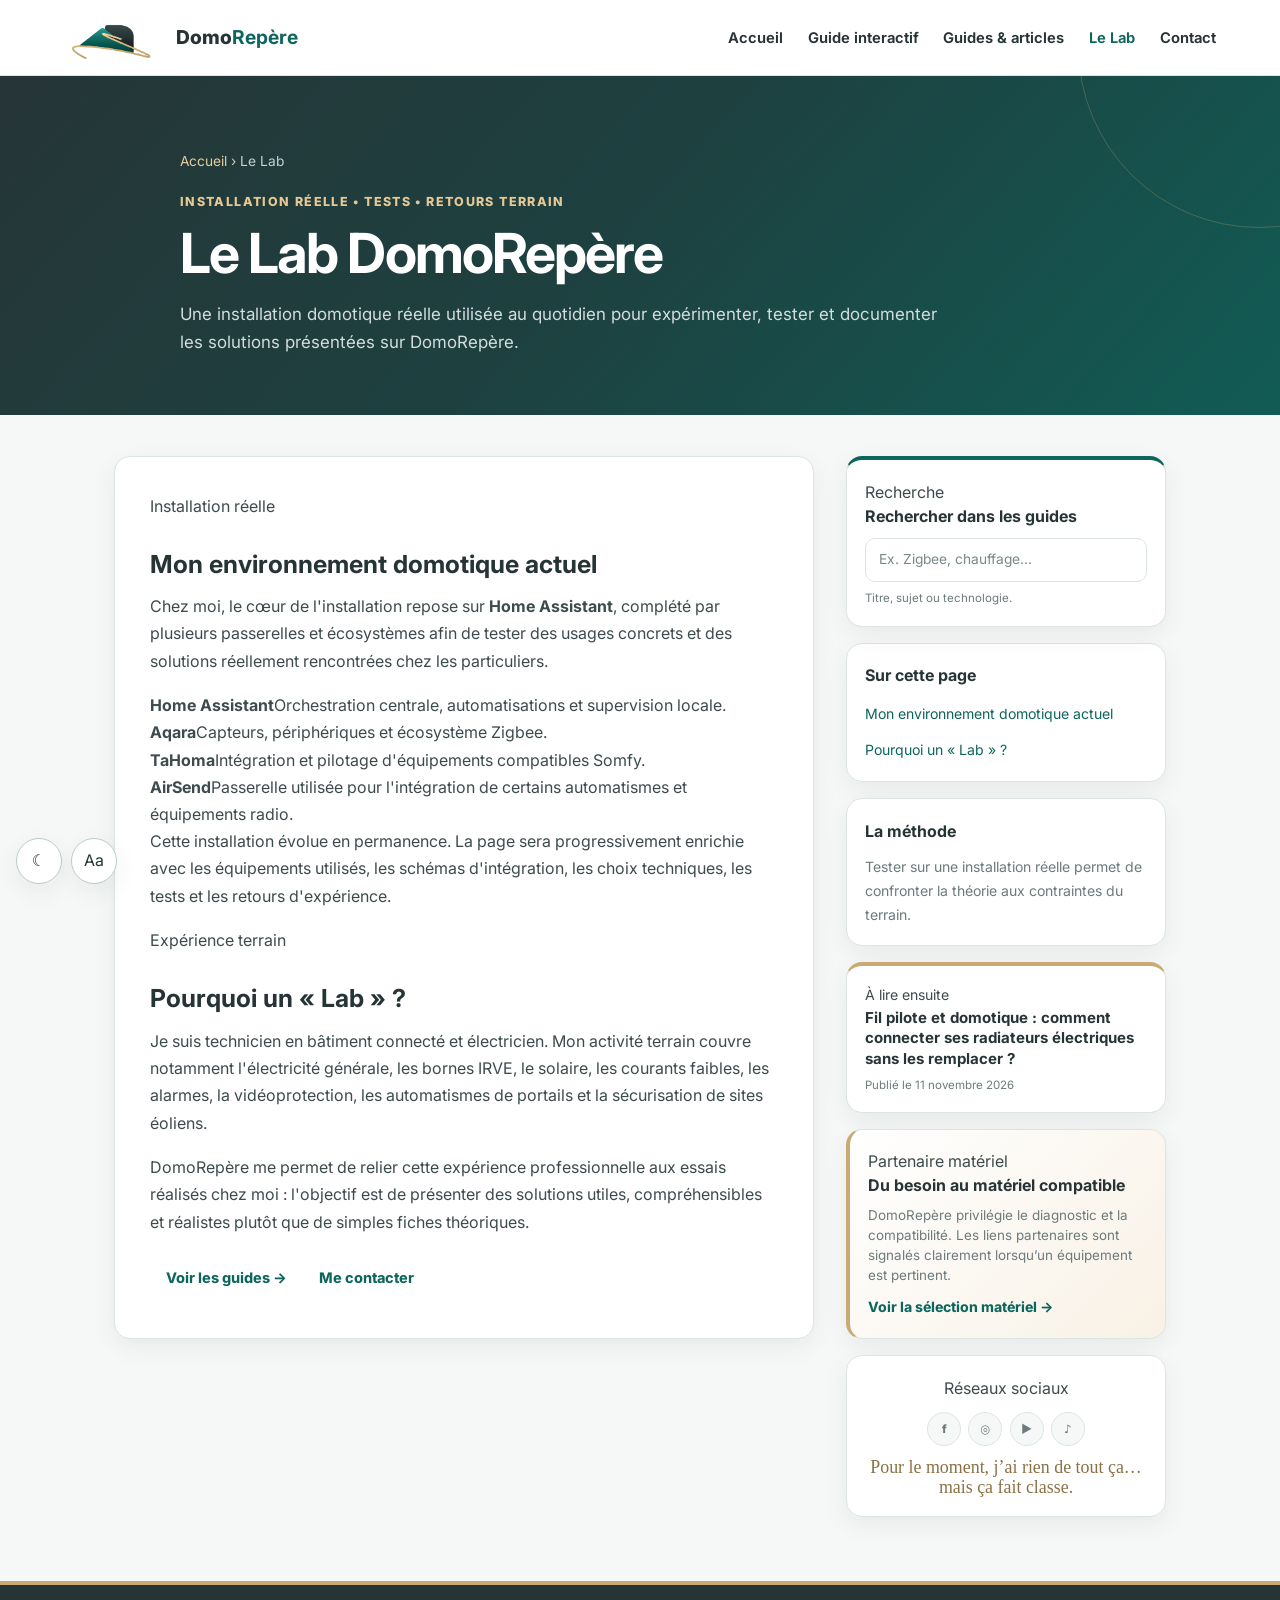
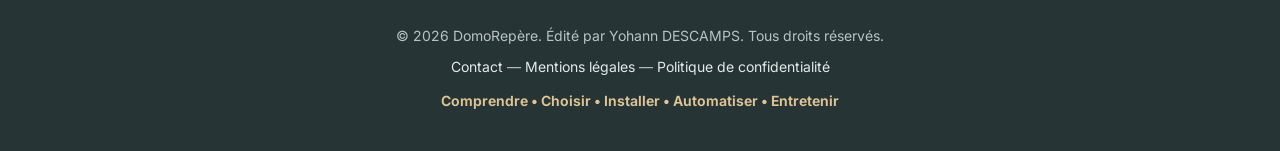
<file: mon-installation.html>
<!DOCTYPE html><html lang="fr"><head><meta charset="UTF-8"><meta name="viewport" content="width=device-width, initial-scale=1.0">
<title>Le Lab DomoRepère : mon installation Home Assistant et domotique</title><meta name="description" content="Découvrez le Lab DomoRepère : une installation réelle basée sur Home Assistant, Zigbee, Aqara, TaHoma et AirSend, utilisée pour tester et documenter des solutions domotiques."><link rel="canonical" href="https://domorepere.fr/mon-installation.html"><meta name="robots" content="index, follow, max-image-preview:large"><meta name="theme-color" content="#0d665d">
<meta property="og:type" content="website"><meta property="og:locale" content="fr_FR"><meta property="og:site_name" content="DomoRepère"><meta property="og:title" content="Le Lab DomoRepère : mon installation Home Assistant et domotique"><meta property="og:description" content="Découvrez le Lab DomoRepère : une installation réelle basée sur Home Assistant, Zigbee, Aqara, TaHoma et AirSend, utilisée pour tester et documenter des solutions domotiques."><meta property="og:url" content="https://domorepere.fr/mon-installation.html"><meta property="og:image" content="https://domorepere.fr/assets/brand/social-card.png">
<meta name="twitter:card" content="summary_large_image"><meta name="twitter:image" content="https://domorepere.fr/assets/brand/social-card.png">
<link rel="icon" href="assets/icons/favicon-32.png" sizes="32x32" type="image/png"><link rel="icon" href="assets/icons/favicon-192.png" sizes="192x192" type="image/png"><link rel="apple-touch-icon" href="assets/icons/apple-touch-icon.png" sizes="180x180">
<link rel="preconnect" href="https://fonts.googleapis.com"><link rel="preconnect" href="https://fonts.gstatic.com" crossorigin><link href="https://fonts.googleapis.com/css2?family=Inter:wght@400;500;600;700;800&display=swap" rel="stylesheet"><script src="assets/js/site-preferences.js"></script>
<link rel="stylesheet" href="assets/css/theme.css">

<style>

*{box-sizing:border-box;margin:0;padding:0}
html{scroll-behavior:smooth}
body{font-family:var(--font-body);color:var(--color-text);background:var(--color-page);line-height:1.7}
a{color:var(--brand-primary);text-decoration:none;transition:var(--motion-normal) var(--motion-easing)}a:hover{color:var(--brand-primary-hover)}
img{max-width:100%;height:auto}
.site-header{background:var(--color-header-bg);border-bottom:1px solid var(--color-border);position:sticky;top:0;z-index:100;backdrop-filter:blur(12px)}
.nav-container{max-width:1200px;margin:0 auto;padding:.85rem 1.5rem;display:flex;justify-content:space-between;align-items:center;gap:1.5rem}
.logo{display:flex;align-items:center;gap:.7rem;color:var(--color-text-strong);font-size:1.2rem;font-weight:800;white-space:nowrap}
.logo img{height:48px;width:auto;display:block}.logo strong{color:var(--brand-primary)}
nav ul{display:flex;list-style:none;gap:1.55rem;align-items:center}nav a{color:var(--color-text-strong);font-weight:650;font-size:.92rem}
nav a:hover,nav a.active{color:var(--brand-primary)}
.article-hero{background:linear-gradient(132deg,var(--color-hero-start) 0%,var(--color-hero-mid) 48%,var(--color-hero-end) 120%);color:var(--color-text-inverse);padding:4.6rem 1.5rem 3.6rem;position:relative;overflow:hidden}
.article-hero:after{content:"";position:absolute;width:360px;height:360px;border-radius:50%;border:1px solid rgba(201,170,114,.28);right:-160px;top:-210px}
.article-hero-inner{max-width:920px;margin:0 auto;position:relative;z-index:1}
.breadcrumb{font-size:.86rem;color:#c6d2d1;margin-bottom:1.1rem}.breadcrumb a{color:#e6cf9f}
.eyebrow{color:#e5c995;font-size:.78rem;font-weight:800;letter-spacing:.11em;text-transform:uppercase;margin-bottom:.75rem}
h1{font-size:clamp(2.05rem,5vw,3.45rem);line-height:1.08;letter-spacing:-.035em;max-width:900px}
.lead{margin-top:1rem;max-width:780px;color:#d3dddd;font-size:1.06rem}
.meta{display:flex;flex-wrap:wrap;gap:.7rem 1rem;margin-top:1.35rem;color:#c5d1cf;font-size:.88rem}
.page-wrap{max-width:1100px;margin:0 auto;padding:2.6rem 1.5rem 4rem}
.content-grid{display:grid;grid-template-columns:minmax(0,760px) 250px;gap:2rem;align-items:start}
.article-shell{min-width:0}
.article-body{background:var(--color-surface);border:1px solid var(--color-border);border-radius:var(--radius-md);box-shadow:var(--shadow-card);padding:2.2rem}
.article-body>p:first-child{font-size:1.06rem;color:var(--color-text-strong)}
.article-body h2{color:var(--color-text-strong);font-size:1.55rem;line-height:1.25;margin:2.3rem 0 .85rem;padding-top:.2rem;scroll-margin-top:105px}
.article-body h2:first-of-type{margin-top:1.6rem}
.article-body h3{color:var(--color-text-strong);font-size:1.15rem;line-height:1.35;margin:1.6rem 0 .55rem;scroll-margin-top:105px}
.article-body p{margin-bottom:1.1rem}.article-body ul,.article-body ol{margin:0 0 1.4rem 1.25rem}.article-body li{margin-bottom:.55rem;padding-left:.15rem}
.highlight-box,.highlight,.callout{background:var(--color-surface-soft)!important;border:1px solid #cfe7e1!important;border-left:5px solid var(--brand-primary)!important;border-radius:12px!important;padding:1.15rem 1.2rem!important;margin:1.5rem 0!important;color:var(--color-text)!important}
.affiliate-box{background:var(--color-surface-accent)!important;border:1px solid #ead7b4!important;border-left:5px solid var(--brand-accent)!important;border-radius:12px!important;padding:1.2rem!important;margin:1.5rem 0!important}
.affiliate-box-title{color:#725b34!important;font-weight:800!important;margin-bottom:.4rem!important}
.alert-danger{background:var(--color-danger-soft);border:1px solid #f2d7d0;border-left:5px solid var(--color-danger);border-radius:12px;padding:1.2rem 1.3rem;margin:1.5rem 0}
.alert-danger h4{color:#7f302b;margin-bottom:.3rem}
.checklist{background:var(--color-page);border:1px solid var(--color-border);border-radius:12px;padding:1.2rem;margin-top:1rem}
.checklist-item{display:flex;gap:.75rem;margin-bottom:1rem}.checklist-item:last-child{margin-bottom:0}
.comparison-table-wrapper{overflow-x:auto;margin:1.6rem 0}.comparison-table{width:100%;border-collapse:collapse;font-size:.93rem}
.comparison-table th,.comparison-table td{padding:.75rem .85rem;border:1px solid var(--color-border);text-align:left;vertical-align:top}
.comparison-table th{background:var(--color-surface-soft);color:var(--color-text-strong)}
.btn{display:inline-flex;align-items:center;justify-content:center;padding:.78rem 1rem;border-radius:10px;font-size:.91rem;font-weight:750}
.btn-primary{background:var(--brand-primary);color:var(--color-text-inverse)}.btn-primary:hover{background:var(--brand-primary-hover);color:var(--color-text-inverse)}
.btn-affiliate{background:var(--brand-accent);color:var(--color-on-accent)}.btn-affiliate:hover{background:#b9975c;color:var(--color-on-accent)}
.next-links{display:grid;grid-template-columns:repeat(2,minmax(0,1fr));gap:1rem;margin-top:1.3rem}
.next-card{background:var(--color-surface);border:1px solid var(--color-border);border-radius:14px;padding:1.1rem;box-shadow:var(--shadow-card)}
.next-card span{display:block;color:var(--brand-primary);font-size:.75rem;font-weight:800;text-transform:uppercase;letter-spacing:.06em;margin-bottom:.35rem}
.next-card strong{color:var(--color-text-strong);line-height:1.35}
.sidebar{position:sticky;top:88px}.side-card{background:var(--color-surface);border:1px solid var(--color-border);border-radius:var(--radius-md);padding:1.15rem;box-shadow:var(--shadow-card);margin-bottom:1rem}
.side-card h2{font-size:1rem;color:var(--color-text-strong);margin-bottom:.65rem}.side-card ul{list-style:none}.side-card li+li{margin-top:.55rem}.side-card a{font-size:.88rem;line-height:1.35}.side-card p{font-size:.88rem;color:var(--color-text-muted)}
footer{background:var(--color-footer-bg);color:var(--color-text-inverse-muted);padding:2.4rem 1.5rem;text-align:center;font-size:.875rem;border-top:4px solid var(--brand-accent)}
footer a{color:#e2ebe9}.footer-tagline{color:#dfc596;font-weight:650;margin-top:.65rem}
@media(max-width:900px){.content-grid{grid-template-columns:1fr}.sidebar{position:static;display:grid;grid-template-columns:repeat(2,minmax(0,1fr));gap:1rem}.side-card{margin:0}}
@media(max-width:720px){.nav-container{flex-direction:column;gap:.7rem;padding:.7rem 1rem}nav ul{flex-wrap:wrap;justify-content:center;gap:.55rem 1rem}.article-hero{padding:3.6rem 1rem 3rem}.page-wrap{padding:2rem 1rem 3rem}.article-body{padding:1.35rem}.sidebar,.next-links{grid-template-columns:1fr}}
</style>
<script type="application/ld+json">{"@context": "https://schema.org", "@type": "WebPage", "name": "Le Lab DomoRepère : mon installation Home Assistant et domotique", "url": "https://domorepere.fr/mon-installation.html", "description": "Découvrez le Lab DomoRepère : une installation réelle basée sur Home Assistant, Zigbee, Aqara, TaHoma et AirSend, utilisée pour tester et documenter des solutions domotiques.", "inLanguage": "fr-FR", "isPartOf": {"@type": "WebSite", "name": "DomoRepère", "url": "https://domorepere.fr/"}}</script><link rel="stylesheet" href="assets/css/mobile-fixes.css">
<link rel="stylesheet" href="assets/css/sidebar-v2.css"><script defer src="assets/js/mobile-fixes.js"></script>  <link href="assets/css/skip-link.css" rel="stylesheet"/>
</head><body class="page-article page-lab article-classic">
  <a class="skip-link" href="#main-content">Aller au contenu</a>

<header class="site-header">
  <div class="nav-container">
    <a href="index.html" class="logo"><img src="assets/brand/logo.png" alt="Logo DomoRepère"><span>Domo<strong>Repère</strong></span></a>
    <nav aria-label="Navigation principale">
      <ul>
        <li><a href="index.html">Accueil</a></li>
        <li><a href="index.html#quiz">Guide interactif</a></li>
        <li><a class="" href="articles.html">Guides &amp; articles</a></li>
        <li><a class="active" href="mon-installation.html">Le Lab</a></li>
        <li><a href="index.html#contact">Contact</a></li>
      </ul>
    </nav>
  </div>
</header><main id="main-content" tabindex="-1"><section class="article-hero"><div class="article-hero-inner"><div class="breadcrumb"><a href="index.html">Accueil</a> › Le Lab</div><div class="eyebrow">Installation réelle • tests • retours terrain</div><h1>Le Lab DomoRepère</h1><p class="lead">Une installation domotique réelle utilisée au quotidien pour expérimenter, tester et documenter les solutions présentées sur DomoRepère.</p></div></section>
<div class="page-wrap"><div class="content-grid"><div class="article-shell"><article class="article-body"><section class="card">
<span class="badge">Installation réelle</span>
<h2 id="mon-environnement-domotique-actuel">Mon environnement domotique actuel</h2>
<p>Chez moi, le cœur de l'installation repose sur <strong>Home Assistant</strong>, complété par plusieurs passerelles et écosystèmes afin de tester des usages concrets et des solutions réellement rencontrées chez les particuliers.</p>
<div class="stack">
<div class="stack-item"><strong>Home Assistant</strong><span>Orchestration centrale, automatisations et supervision locale.</span></div>
<div class="stack-item"><strong>Aqara</strong><span>Capteurs, périphériques et écosystème Zigbee.</span></div>
<div class="stack-item"><strong>TaHoma</strong><span>Intégration et pilotage d'équipements compatibles Somfy.</span></div>
<div class="stack-item"><strong>AirSend</strong><span>Passerelle utilisée pour l'intégration de certains automatismes et équipements radio.</span></div>
</div>
<p>Cette installation évolue en permanence. La page sera progressivement enrichie avec les équipements utilisés, les schémas d'intégration, les choix techniques, les tests et les retours d'expérience.</p>
</section><section class="card">
<span class="badge">Expérience terrain</span>
<h2 id="pourquoi-un-lab">Pourquoi un « Lab » ?</h2>
<p>Je suis technicien en bâtiment connecté et électricien. Mon activité terrain couvre notamment l'électricité générale, les bornes IRVE, le solaire, les courants faibles, les alarmes, la vidéoprotection, les automatismes de portails et la sécurisation de sites éoliens.</p>
<p>DomoRepère me permet de relier cette expérience professionnelle aux essais réalisés chez moi : l'objectif est de présenter des solutions utiles, compréhensibles et réalistes plutôt que de simples fiches théoriques.</p>
<div class="cta"><a class="btn" href="articles.html">Voir les guides →</a><a class="btn secondary" href="index.html#contact">Me contacter</a></div>
</section></article></div><aside class="sidebar"><div class="side-card"><h2>Sur cette page</h2><ul><li><a href="#mon-environnement-domotique-actuel">Mon environnement domotique actuel</a></li><li><a href="#pourquoi-un-lab">Pourquoi un « Lab » ?</a></li></ul></div><div class="side-card"><h2>La méthode</h2><p>Tester sur une installation réelle permet de confronter la théorie aux contraintes du terrain.</p></div></aside></div></div></main>
<footer>
  <p>© 2026 DomoRepère. Édité par Yohann DESCAMPS. Tous droits réservés.</p>
  <p style="margin-top:.45rem"><a href="index.html#contact">Contact</a> — <a href="mentions-legales.html">Mentions légales</a> — <a href="politique-de-confidentialite.html">Politique de confidentialité</a></p>
  <div class="footer-tagline">Comprendre • Choisir • Installer • Automatiser • Entretenir</div>
</footer><script src="assets/js/sidebar-v2.js" defer></script>
</body></html>
</file>
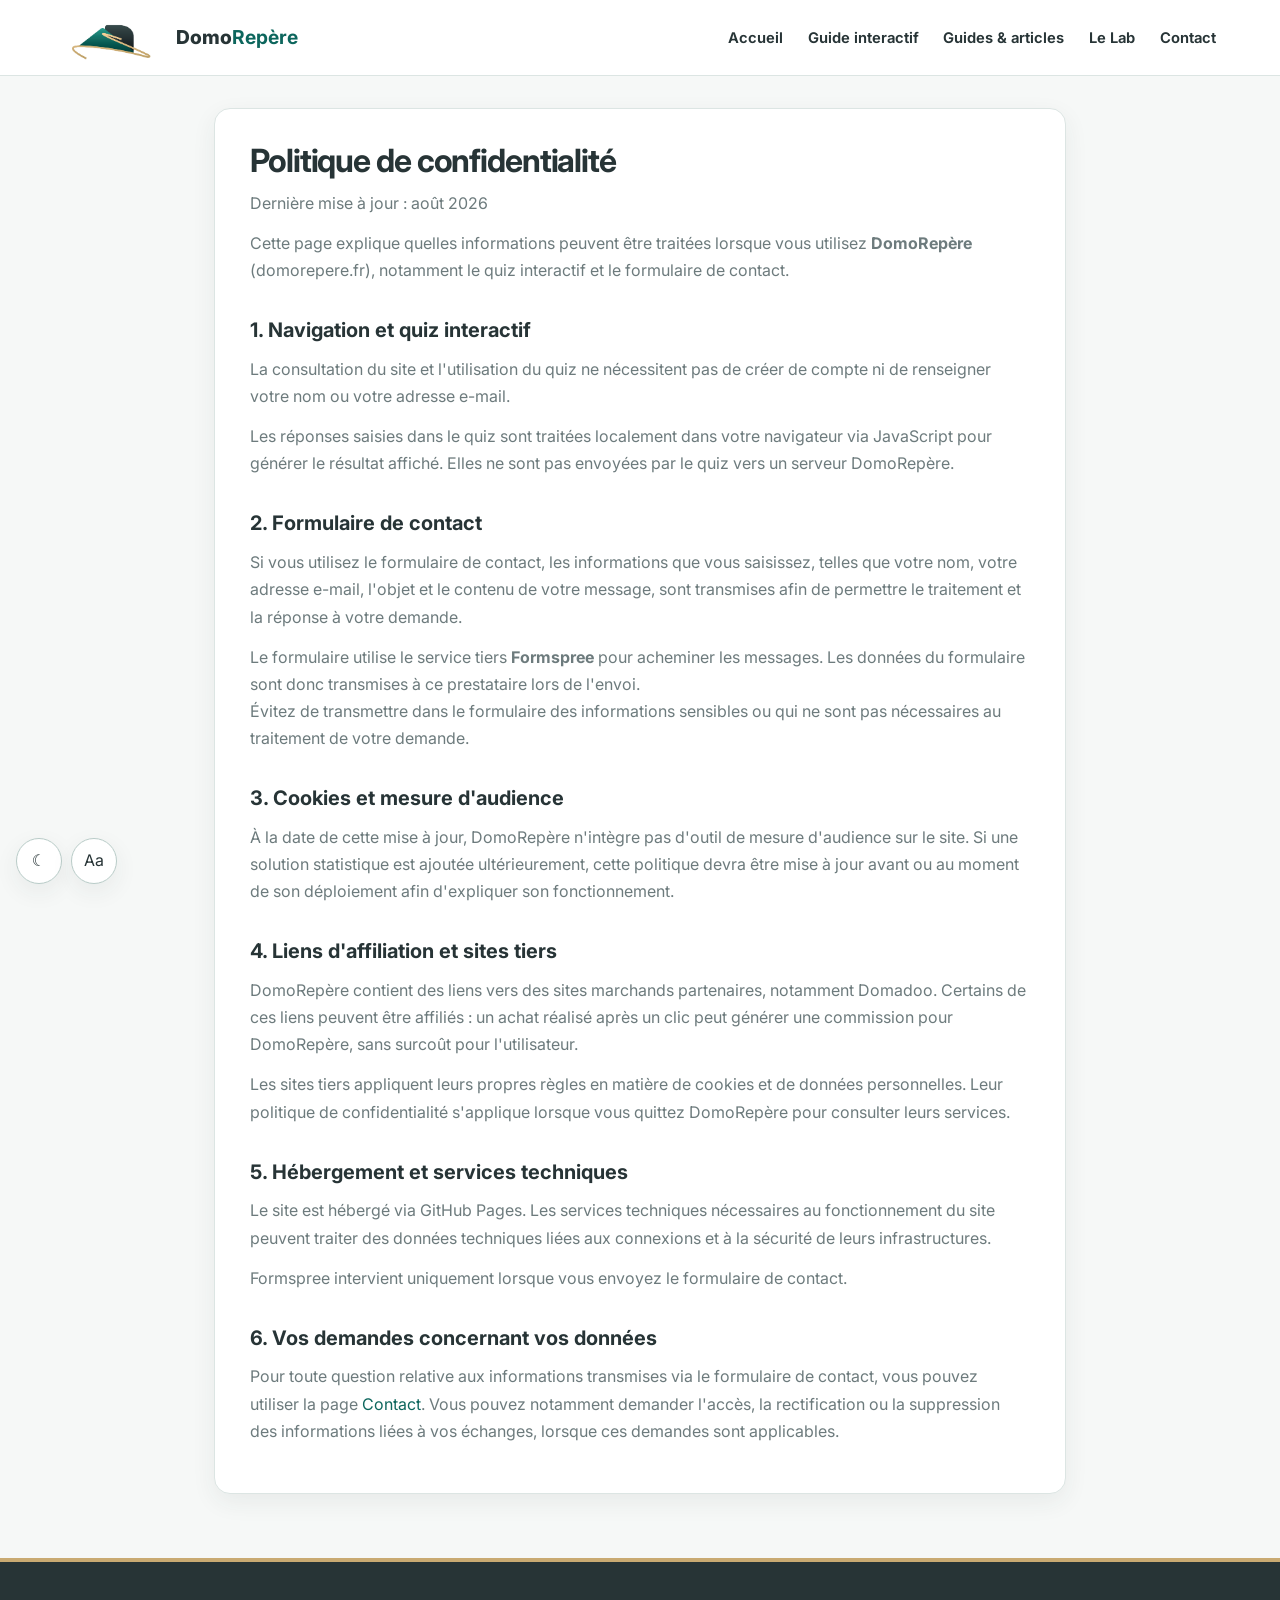
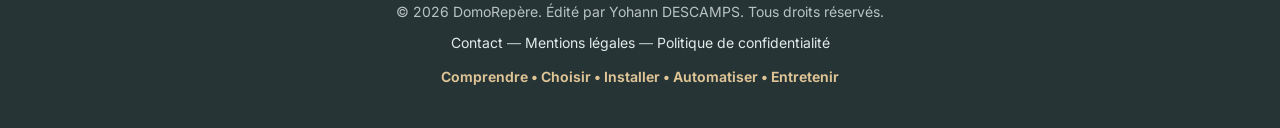
<file: politique-de-confidentialite.html>
<!DOCTYPE html><html lang="fr"><head><meta charset="UTF-8"><meta name="viewport" content="width=device-width, initial-scale=1.0"><title>Politique de confidentialité — DomoRepère</title><meta name="description" content="Politique de confidentialité DomoRepère : formulaire de contact, quiz, cookies, affiliation, hébergement et droits relatifs aux données."><link rel="canonical" href="https://domorepere.fr/politique-de-confidentialite.html"><meta name="robots" content="index, follow"><meta name="theme-color" content="#0d665d"><link rel="icon" href="assets/icons/favicon-32.png" sizes="32x32" type="image/png"><link rel="icon" href="assets/icons/favicon-192.png" sizes="192x192" type="image/png"><link rel="apple-touch-icon" href="assets/icons/apple-touch-icon.png" sizes="180x180"><link rel="preconnect" href="https://fonts.googleapis.com"><link rel="preconnect" href="https://fonts.gstatic.com" crossorigin><link href="https://fonts.googleapis.com/css2?family=Inter:wght@400;500;600;700;800&display=swap" rel="stylesheet"><script src="assets/js/site-preferences.js"></script>
<link rel="stylesheet" href="assets/css/theme.css">

<style>

*{box-sizing:border-box;margin:0;padding:0}
html{scroll-behavior:smooth}
body{font-family:var(--font-body);color:var(--color-text);background:var(--color-page);line-height:1.7}
a{color:var(--brand-primary);text-decoration:none;transition:var(--motion-normal) var(--motion-easing)}a:hover{color:var(--brand-primary-hover)}
img{max-width:100%;height:auto}
.site-header{background:var(--color-header-bg);border-bottom:1px solid var(--color-border);position:sticky;top:0;z-index:100;backdrop-filter:blur(12px)}
.nav-container{max-width:1200px;margin:0 auto;padding:.85rem 1.5rem;display:flex;justify-content:space-between;align-items:center;gap:1.5rem}
.logo{display:flex;align-items:center;gap:.7rem;color:var(--color-text-strong);font-size:1.2rem;font-weight:800;white-space:nowrap}
.logo img{height:48px;width:auto;display:block}.logo strong{color:var(--brand-primary)}
nav ul{display:flex;list-style:none;gap:1.55rem;align-items:center}nav a{color:var(--color-text-strong);font-weight:650;font-size:.92rem}
nav a:hover,nav a.active{color:var(--brand-primary)}
.article-hero{background:linear-gradient(132deg,var(--color-hero-start) 0%,var(--color-hero-mid) 48%,var(--color-hero-end) 120%);color:var(--color-text-inverse);padding:4.6rem 1.5rem 3.6rem;position:relative;overflow:hidden}
.article-hero:after{content:"";position:absolute;width:360px;height:360px;border-radius:50%;border:1px solid rgba(201,170,114,.28);right:-160px;top:-210px}
.article-hero-inner{max-width:920px;margin:0 auto;position:relative;z-index:1}
.breadcrumb{font-size:.86rem;color:#c6d2d1;margin-bottom:1.1rem}.breadcrumb a{color:#e6cf9f}
.eyebrow{color:#e5c995;font-size:.78rem;font-weight:800;letter-spacing:.11em;text-transform:uppercase;margin-bottom:.75rem}
h1{font-size:clamp(2.05rem,5vw,3.45rem);line-height:1.08;letter-spacing:-.035em;max-width:900px}
.lead{margin-top:1rem;max-width:780px;color:#d3dddd;font-size:1.06rem}
.meta{display:flex;flex-wrap:wrap;gap:.7rem 1rem;margin-top:1.35rem;color:#c5d1cf;font-size:.88rem}
.page-wrap{max-width:1100px;margin:0 auto;padding:2.6rem 1.5rem 4rem}
.content-grid{display:grid;grid-template-columns:minmax(0,760px) 250px;gap:2rem;align-items:start}
.article-shell{min-width:0}
.article-body{background:var(--color-surface);border:1px solid var(--color-border);border-radius:var(--radius-md);box-shadow:var(--shadow-card);padding:2.2rem}
.article-body>p:first-child{font-size:1.06rem;color:var(--color-text-strong)}
.article-body h2{color:var(--color-text-strong);font-size:1.55rem;line-height:1.25;margin:2.3rem 0 .85rem;padding-top:.2rem;scroll-margin-top:105px}
.article-body h2:first-of-type{margin-top:1.6rem}
.article-body h3{color:var(--color-text-strong);font-size:1.15rem;line-height:1.35;margin:1.6rem 0 .55rem;scroll-margin-top:105px}
.article-body p{margin-bottom:1.1rem}.article-body ul,.article-body ol{margin:0 0 1.4rem 1.25rem}.article-body li{margin-bottom:.55rem;padding-left:.15rem}
.highlight-box,.highlight,.callout{background:var(--color-surface-soft)!important;border:1px solid #cfe7e1!important;border-left:5px solid var(--brand-primary)!important;border-radius:12px!important;padding:1.15rem 1.2rem!important;margin:1.5rem 0!important;color:var(--color-text)!important}
.affiliate-box{background:var(--color-surface-accent)!important;border:1px solid #ead7b4!important;border-left:5px solid var(--brand-accent)!important;border-radius:12px!important;padding:1.2rem!important;margin:1.5rem 0!important}
.affiliate-box-title{color:#725b34!important;font-weight:800!important;margin-bottom:.4rem!important}
.alert-danger{background:var(--color-danger-soft);border:1px solid #f2d7d0;border-left:5px solid var(--color-danger);border-radius:12px;padding:1.2rem 1.3rem;margin:1.5rem 0}
.alert-danger h4{color:#7f302b;margin-bottom:.3rem}
.checklist{background:var(--color-page);border:1px solid var(--color-border);border-radius:12px;padding:1.2rem;margin-top:1rem}
.checklist-item{display:flex;gap:.75rem;margin-bottom:1rem}.checklist-item:last-child{margin-bottom:0}
.comparison-table-wrapper{overflow-x:auto;margin:1.6rem 0}.comparison-table{width:100%;border-collapse:collapse;font-size:.93rem}
.comparison-table th,.comparison-table td{padding:.75rem .85rem;border:1px solid var(--color-border);text-align:left;vertical-align:top}
.comparison-table th{background:var(--color-surface-soft);color:var(--color-text-strong)}
.btn{display:inline-flex;align-items:center;justify-content:center;padding:.78rem 1rem;border-radius:10px;font-size:.91rem;font-weight:750}
.btn-primary{background:var(--brand-primary);color:var(--color-text-inverse)}.btn-primary:hover{background:var(--brand-primary-hover);color:var(--color-text-inverse)}
.btn-affiliate{background:var(--brand-accent);color:var(--color-on-accent)}.btn-affiliate:hover{background:#b9975c;color:var(--color-on-accent)}
.next-links{display:grid;grid-template-columns:repeat(2,minmax(0,1fr));gap:1rem;margin-top:1.3rem}
.next-card{background:var(--color-surface);border:1px solid var(--color-border);border-radius:14px;padding:1.1rem;box-shadow:var(--shadow-card)}
.next-card span{display:block;color:var(--brand-primary);font-size:.75rem;font-weight:800;text-transform:uppercase;letter-spacing:.06em;margin-bottom:.35rem}
.next-card strong{color:var(--color-text-strong);line-height:1.35}
.sidebar{position:sticky;top:88px}.side-card{background:var(--color-surface);border:1px solid var(--color-border);border-radius:var(--radius-md);padding:1.15rem;box-shadow:var(--shadow-card);margin-bottom:1rem}
.side-card h2{font-size:1rem;color:var(--color-text-strong);margin-bottom:.65rem}.side-card ul{list-style:none}.side-card li+li{margin-top:.55rem}.side-card a{font-size:.88rem;line-height:1.35}.side-card p{font-size:.88rem;color:var(--color-text-muted)}
footer{background:var(--color-footer-bg);color:var(--color-text-inverse-muted);padding:2.4rem 1.5rem;text-align:center;font-size:.875rem;border-top:4px solid var(--brand-accent)}
footer a{color:#e2ebe9}.footer-tagline{color:#dfc596;font-weight:650;margin-top:.65rem}
@media(max-width:900px){.content-grid{grid-template-columns:1fr}.sidebar{position:static;display:grid;grid-template-columns:repeat(2,minmax(0,1fr));gap:1rem}.side-card{margin:0}}
@media(max-width:720px){.nav-container{flex-direction:column;gap:.7rem;padding:.7rem 1rem}nav ul{flex-wrap:wrap;justify-content:center;gap:.55rem 1rem}.article-hero{padding:3.6rem 1rem 3rem}.page-wrap{padding:2rem 1rem 3rem}.article-body{padding:1.35rem}.sidebar,.next-links{grid-template-columns:1fr}}

    .legal-wrap{max-width:900px;margin:2rem auto 4rem;padding:0 1.5rem}.legal-card{background:var(--color-surface);border:1px solid var(--color-border);border-radius:var(--radius-md);box-shadow:var(--shadow-card);padding:2.2rem}
    .legal-card h1{color:var(--color-text-strong);font-size:2rem;margin-bottom:.7rem}.legal-card h2{color:var(--color-text-strong);font-size:1.25rem;margin:1.8rem 0 .55rem}.legal-card p,.legal-card li{color:var(--color-text-muted);margin-bottom:.8rem}.legal-card ul{margin-left:1.25rem}
    </style><link rel="stylesheet" href="assets/css/mobile-fixes.css"><script defer src="assets/js/mobile-fixes.js"></script>  <link href="assets/css/skip-link.css" rel="stylesheet"/>
</head><body class="page-legal">
  <a class="skip-link" href="#main-content">Aller au contenu</a>
<header class="site-header">
  <div class="nav-container">
    <a href="index.html" class="logo"><img src="assets/brand/logo.png" alt="Logo DomoRepère"><span>Domo<strong>Repère</strong></span></a>
    <nav aria-label="Navigation principale">
      <ul>
        <li><a href="index.html">Accueil</a></li>
        <li><a href="index.html#quiz">Guide interactif</a></li>
        <li><a class="" href="articles.html">Guides &amp; articles</a></li>
        <li><a class="" href="mon-installation.html">Le Lab</a></li>
        <li><a href="index.html#contact">Contact</a></li>
      </ul>
    </nav>
  </div>
</header><main class="legal-wrap" id="main-content" tabindex="-1"><section class="legal-card">
<h1>Politique de confidentialité</h1>
<p class="update-date">Dernière mise à jour : août 2026</p>
<p>Cette page explique quelles informations peuvent être traitées lorsque vous utilisez <strong>DomoRepère</strong> (domorepere.fr), notamment le quiz interactif et le formulaire de contact.</p>
<h2>1. Navigation et quiz interactif</h2>
<p>La consultation du site et l'utilisation du quiz ne nécessitent pas de créer de compte ni de renseigner votre nom ou votre adresse e-mail.</p>
<p>Les réponses saisies dans le quiz sont traitées localement dans votre navigateur via JavaScript pour générer le résultat affiché. Elles ne sont pas envoyées par le quiz vers un serveur DomoRepère.</p>
<h2>2. Formulaire de contact</h2>
<p>Si vous utilisez le formulaire de contact, les informations que vous saisissez, telles que votre nom, votre adresse e-mail, l'objet et le contenu de votre message, sont transmises afin de permettre le traitement et la réponse à votre demande.</p>
<div class="notice"><p style="margin:0">Le formulaire utilise le service tiers <strong>Formspree</strong> pour acheminer les messages. Les données du formulaire sont donc transmises à ce prestataire lors de l'envoi.</p></div>
<p>Évitez de transmettre dans le formulaire des informations sensibles ou qui ne sont pas nécessaires au traitement de votre demande.</p>
<h2>3. Cookies et mesure d'audience</h2>
<p>À la date de cette mise à jour, DomoRepère n'intègre pas d'outil de mesure d'audience sur le site. Si une solution statistique est ajoutée ultérieurement, cette politique devra être mise à jour avant ou au moment de son déploiement afin d'expliquer son fonctionnement.</p>
<h2>4. Liens d'affiliation et sites tiers</h2>
<p>DomoRepère contient des liens vers des sites marchands partenaires, notamment Domadoo. Certains de ces liens peuvent être affiliés : un achat réalisé après un clic peut générer une commission pour DomoRepère, sans surcoût pour l'utilisateur.</p>
<p>Les sites tiers appliquent leurs propres règles en matière de cookies et de données personnelles. Leur politique de confidentialité s'applique lorsque vous quittez DomoRepère pour consulter leurs services.</p>
<h2>5. Hébergement et services techniques</h2>
<p>Le site est hébergé via GitHub Pages. Les services techniques nécessaires au fonctionnement du site peuvent traiter des données techniques liées aux connexions et à la sécurité de leurs infrastructures.</p>
<p>Formspree intervient uniquement lorsque vous envoyez le formulaire de contact.</p>
<h2>6. Vos demandes concernant vos données</h2>
<p>Pour toute question relative aux informations transmises via le formulaire de contact, vous pouvez utiliser la page <a href="index.html#contact">Contact</a>. Vous pouvez notamment demander l'accès, la rectification ou la suppression des informations liées à vos échanges, lorsque ces demandes sont applicables.</p>
</section></main>
<footer>
  <p>© 2026 DomoRepère. Édité par Yohann DESCAMPS. Tous droits réservés.</p>
  <p style="margin-top:.45rem"><a href="index.html#contact">Contact</a> — <a href="mentions-legales.html">Mentions légales</a> — <a href="politique-de-confidentialite.html">Politique de confidentialité</a></p>
  <div class="footer-tagline">Comprendre • Choisir • Installer • Automatiser • Entretenir</div>
</footer></body></html>
</file>
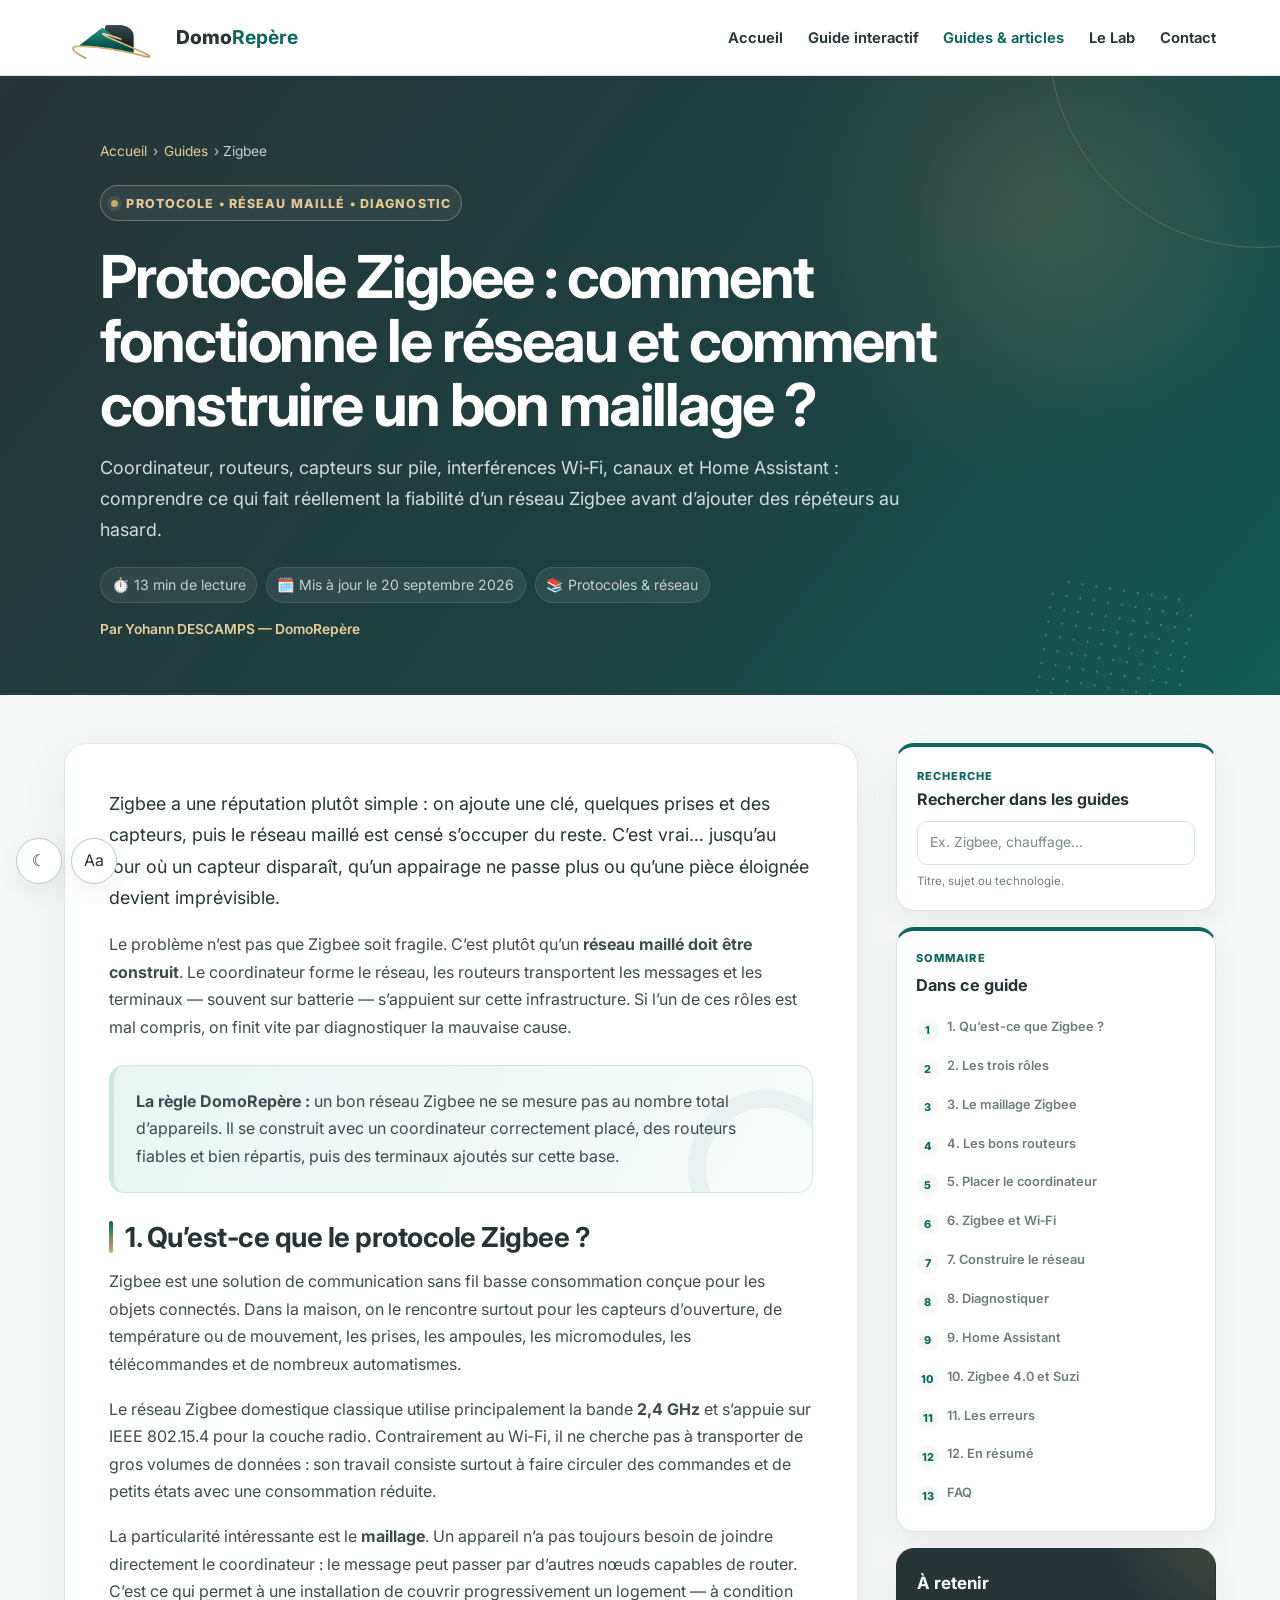
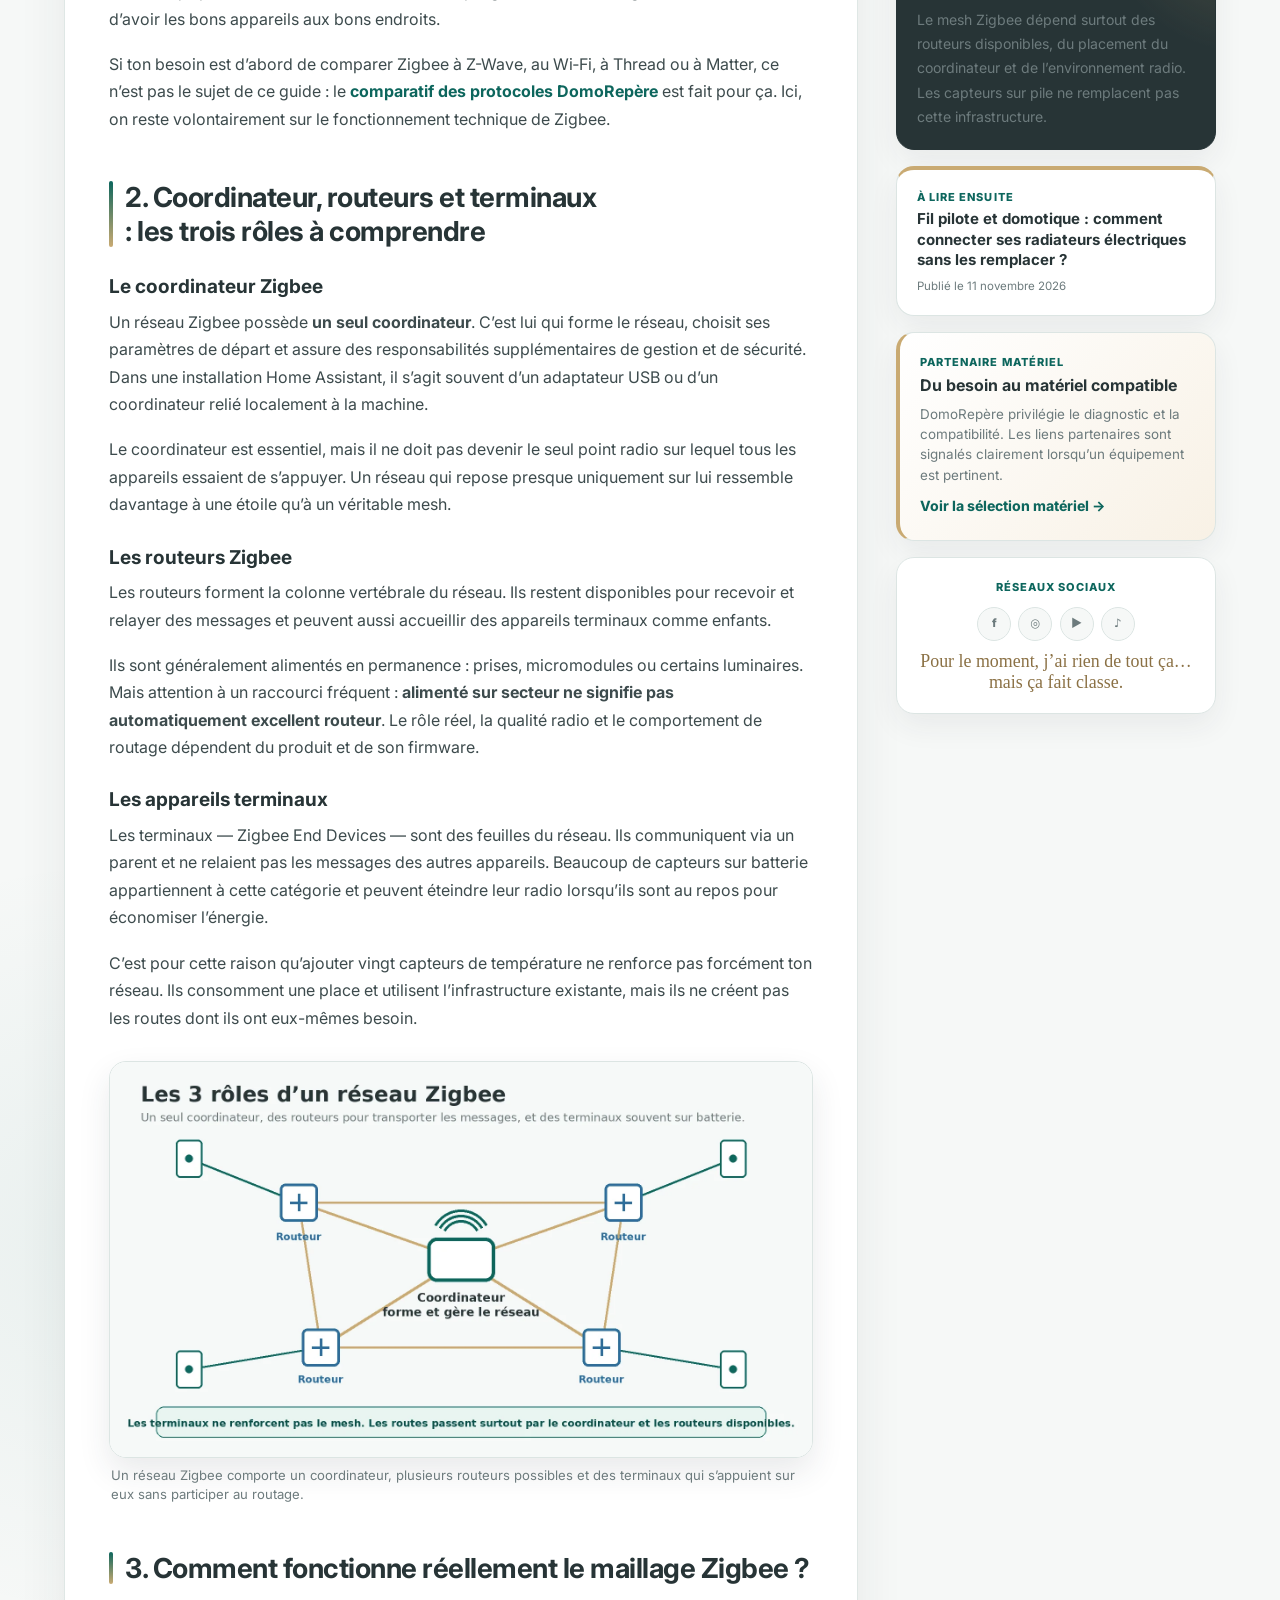
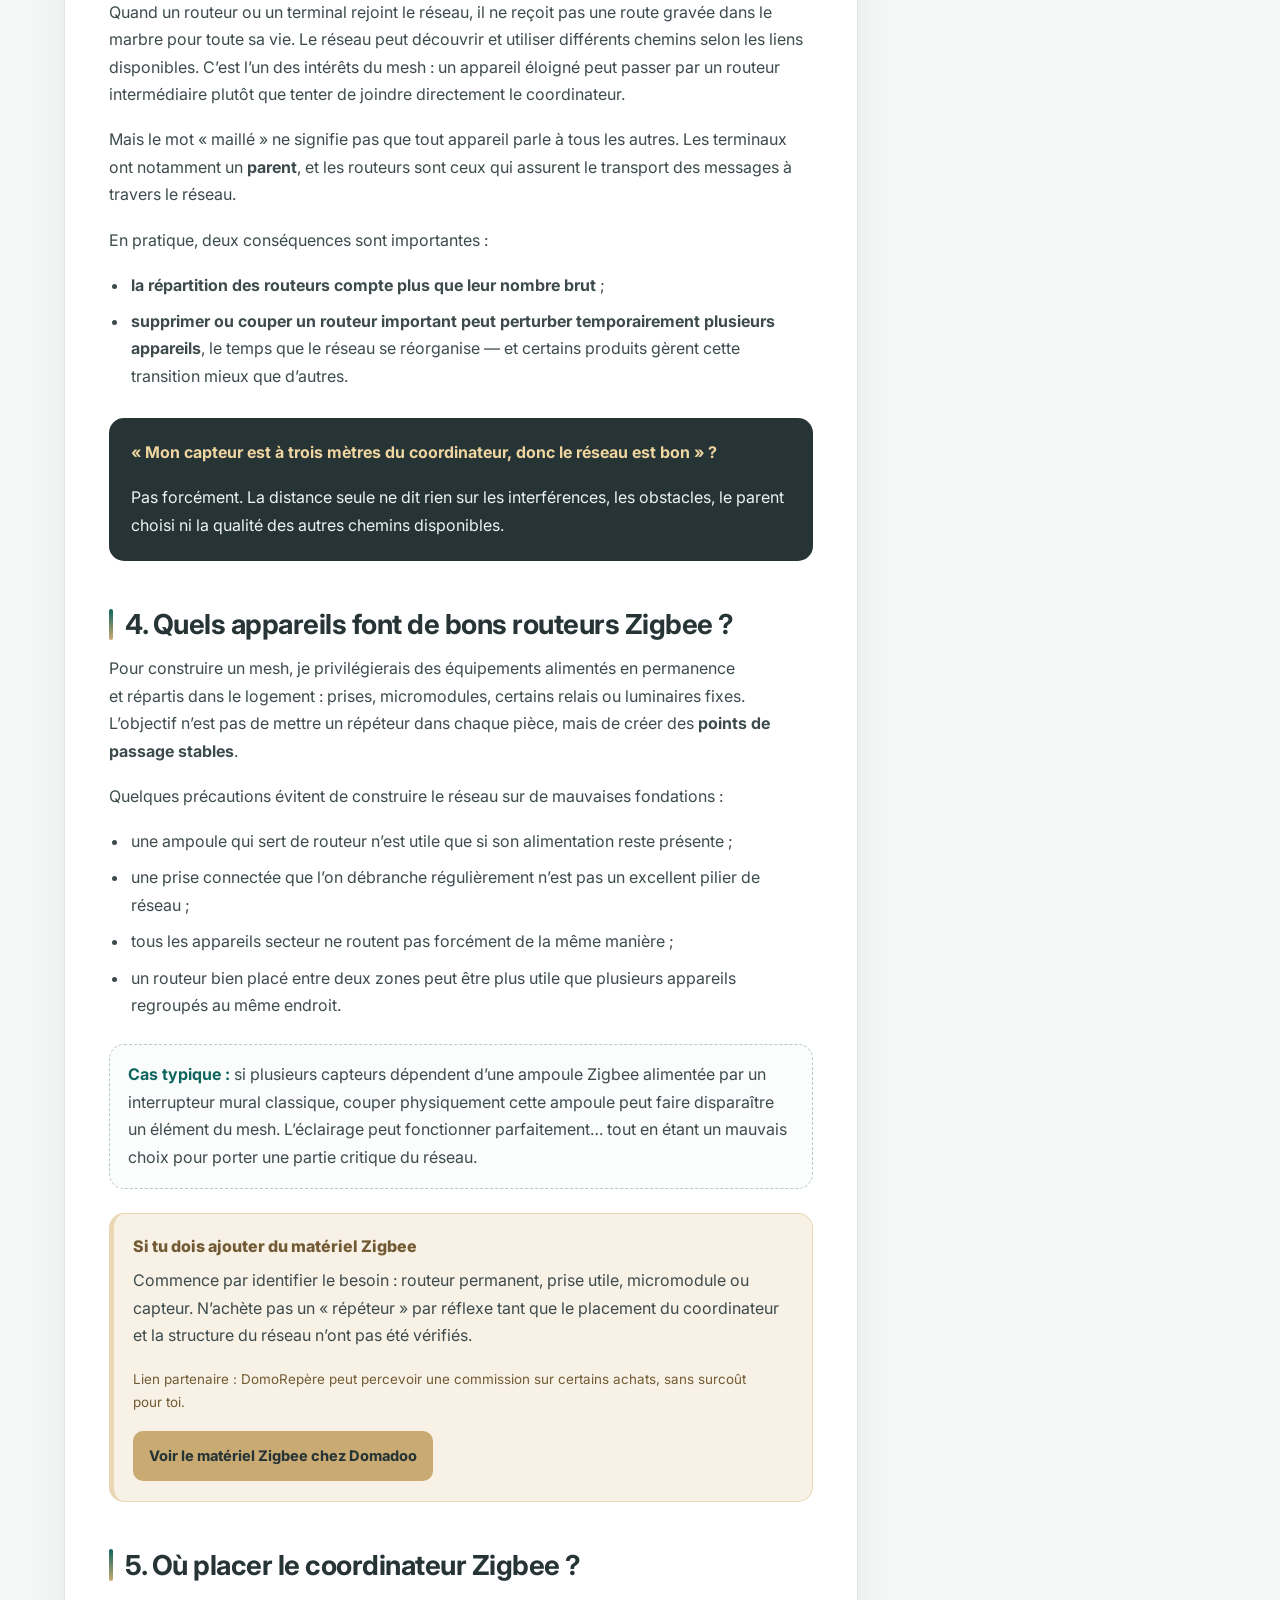
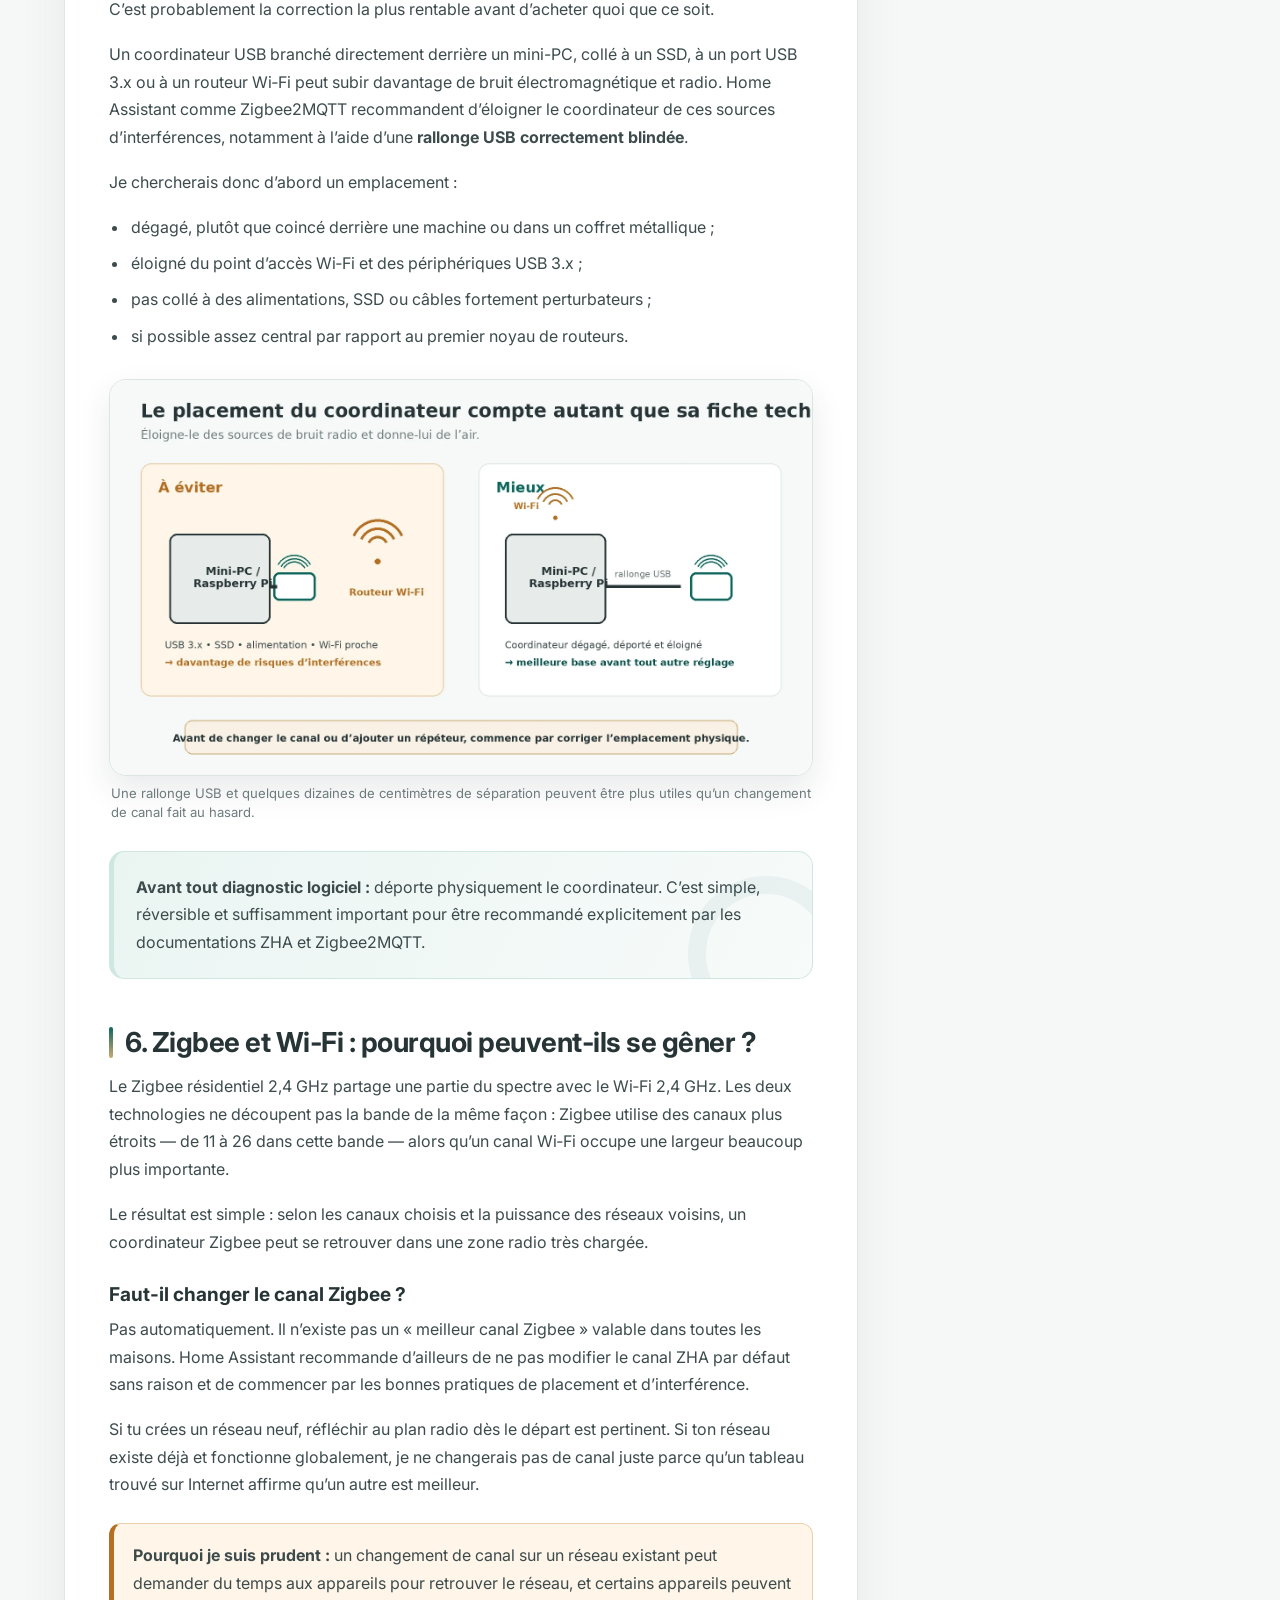
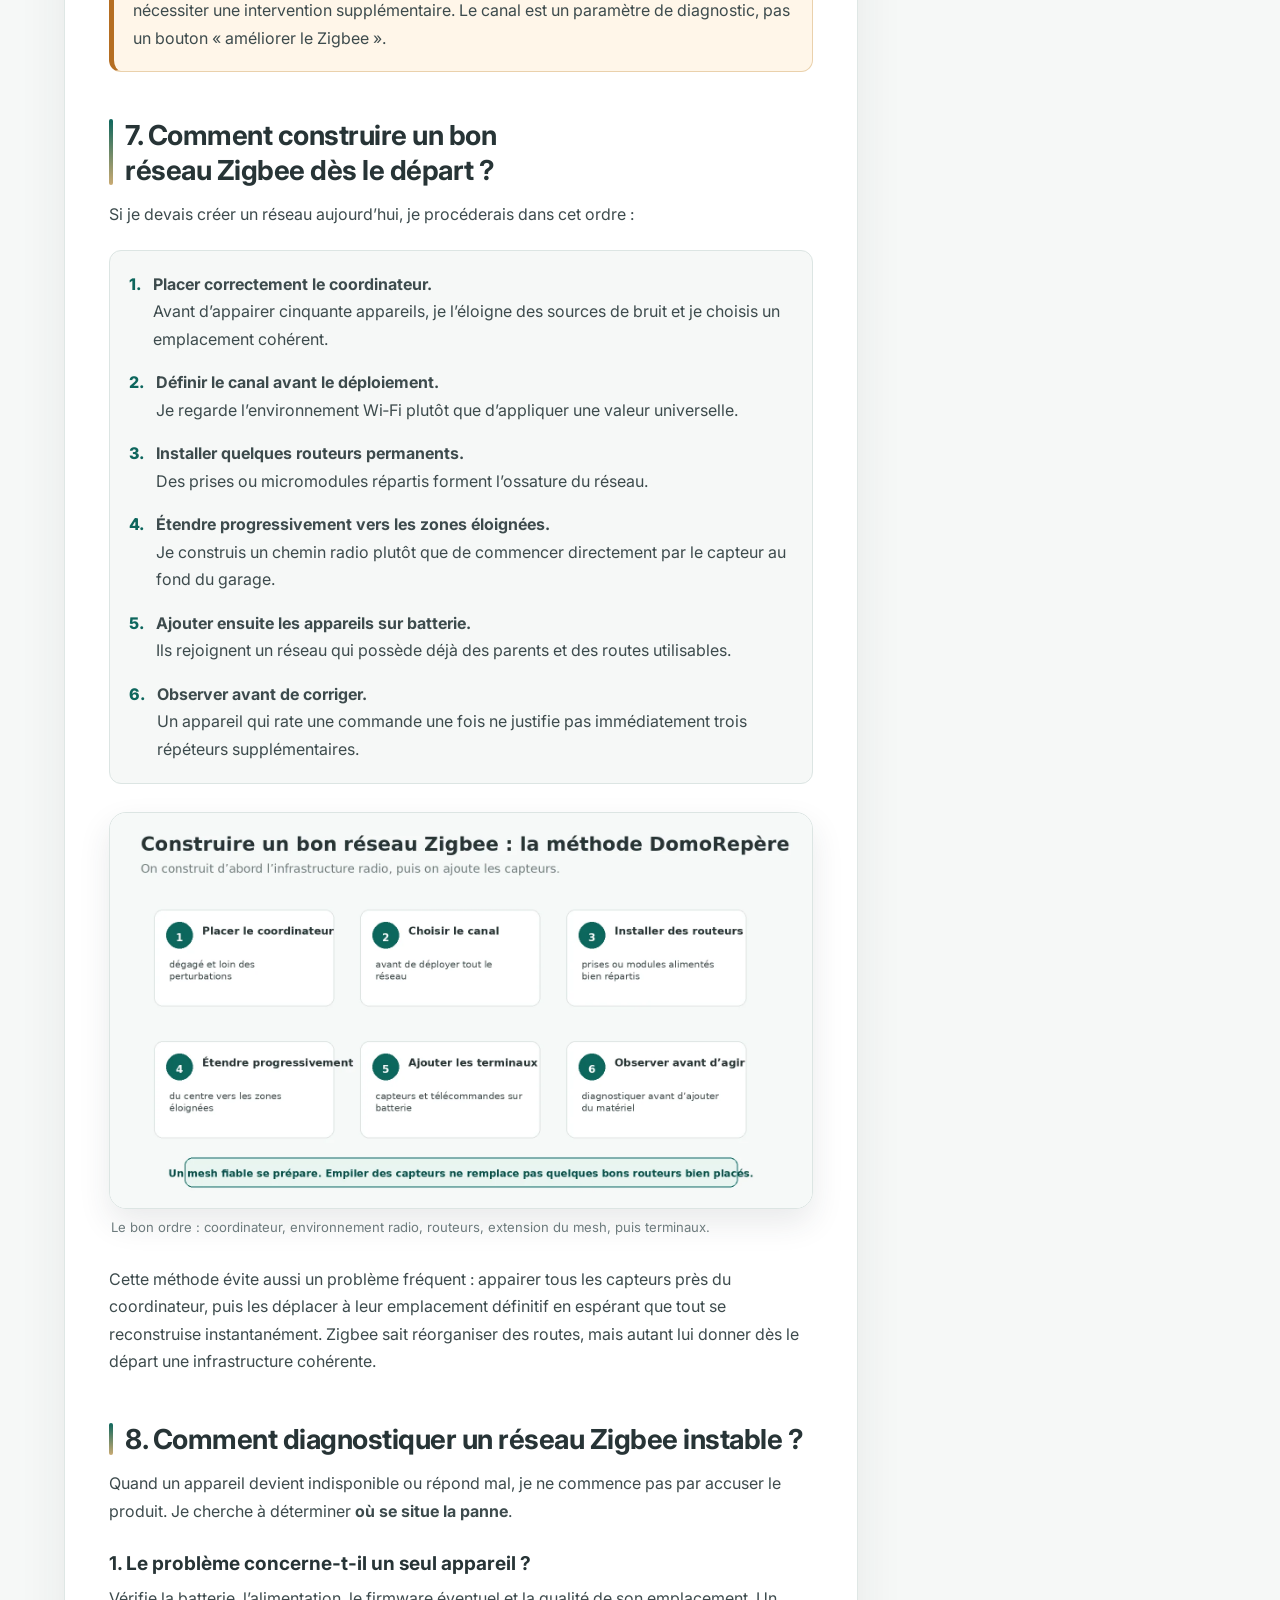
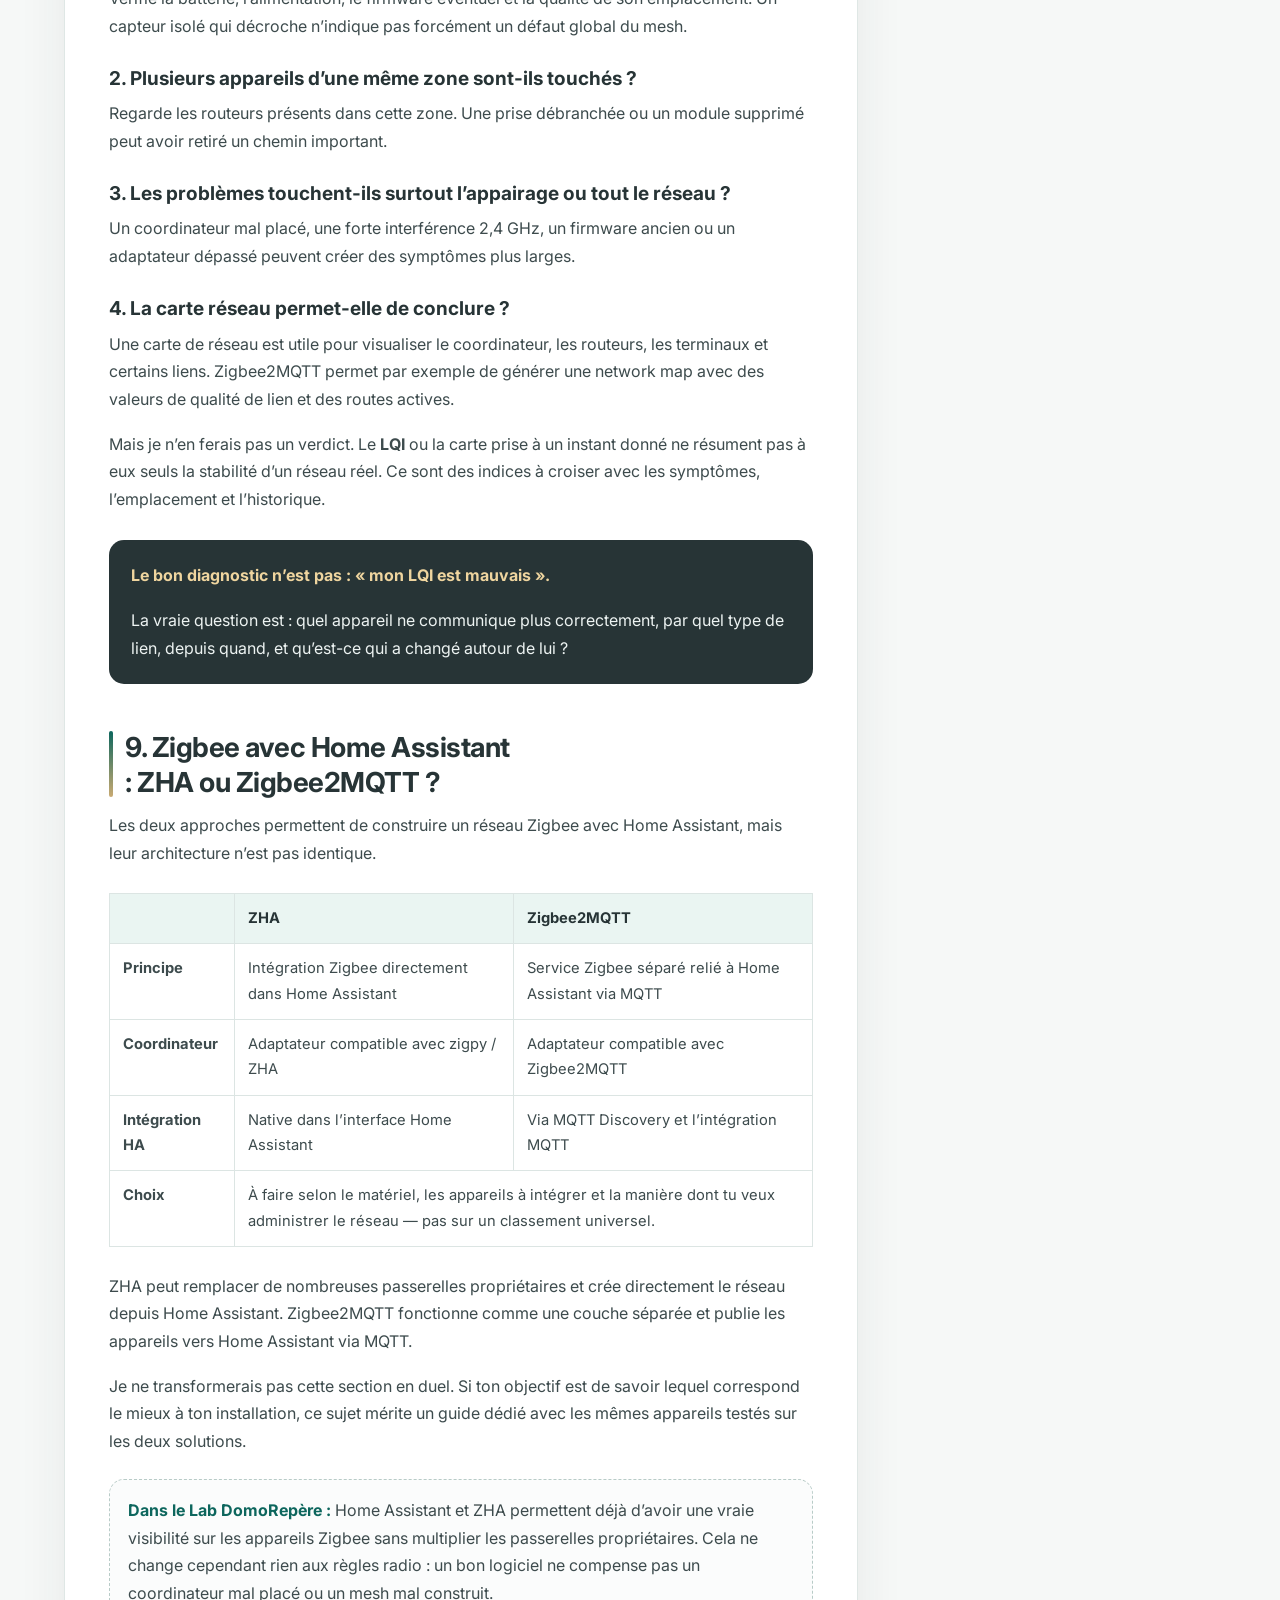
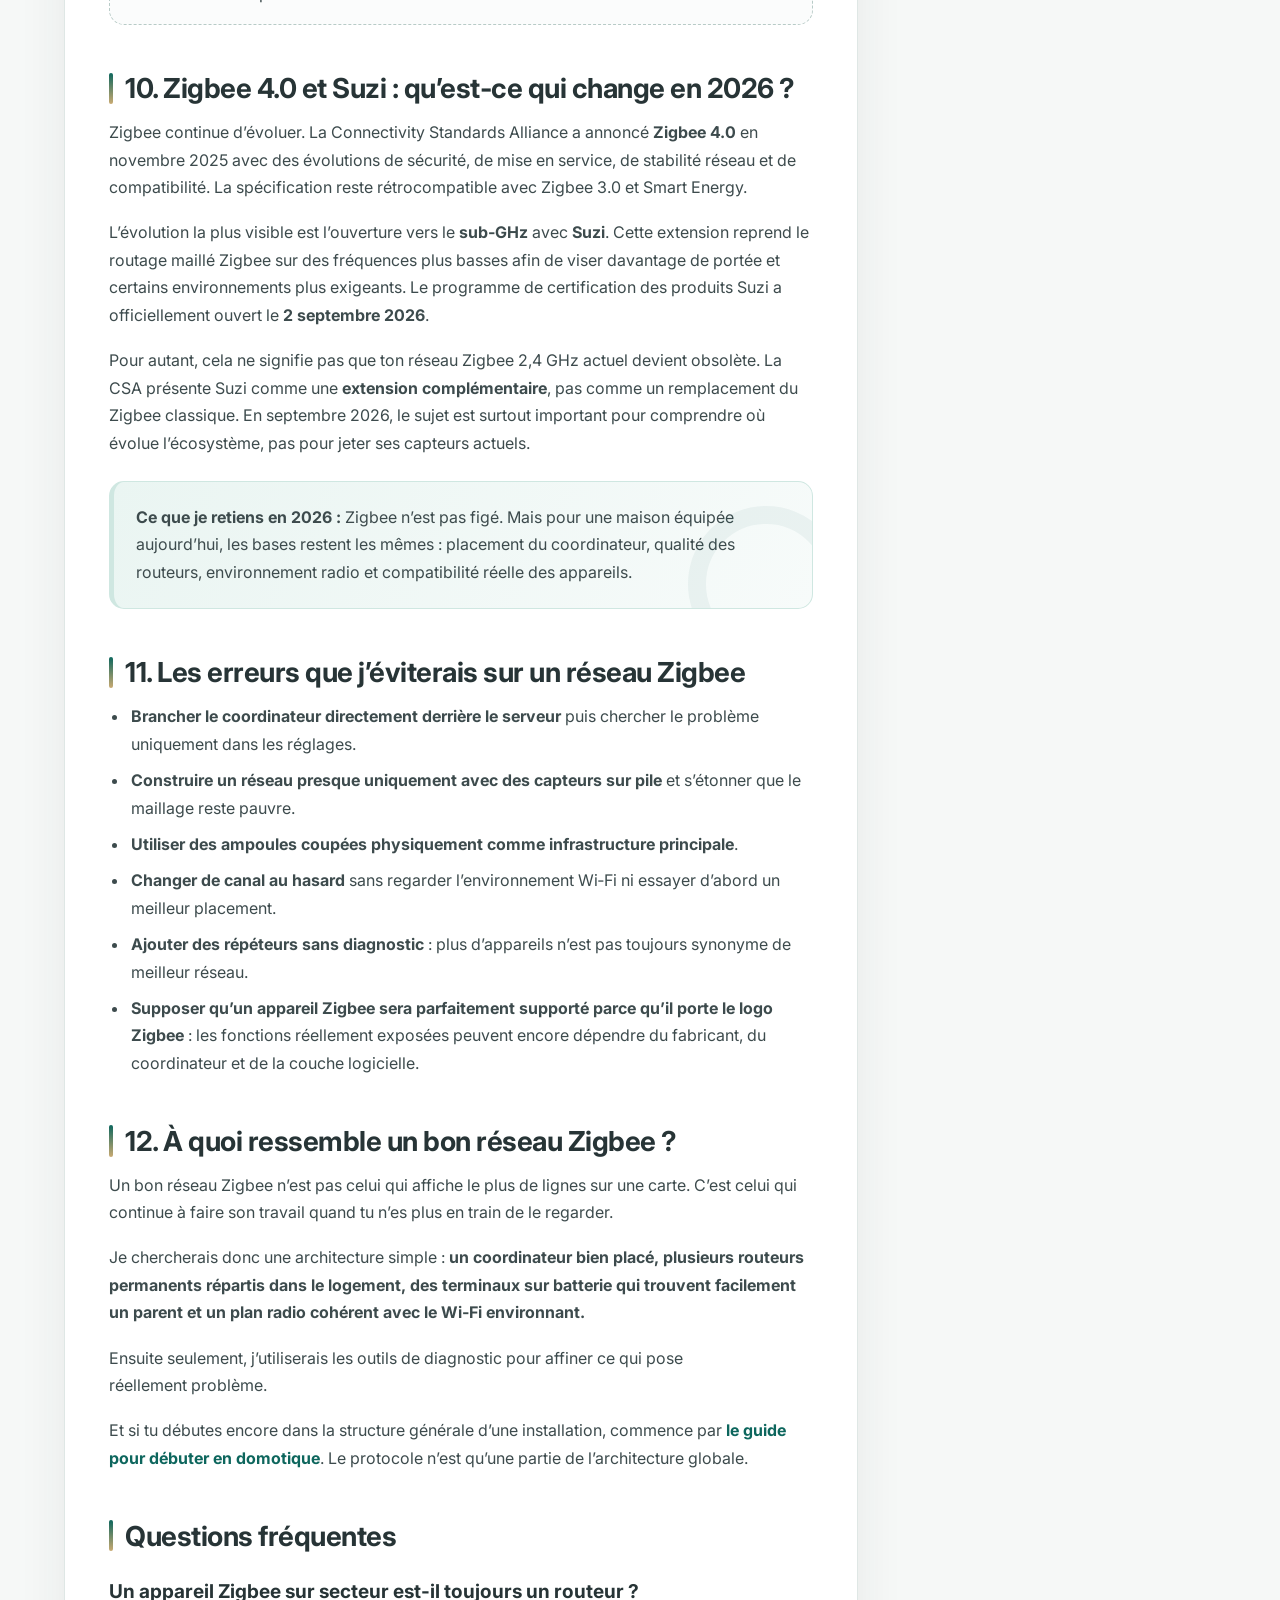
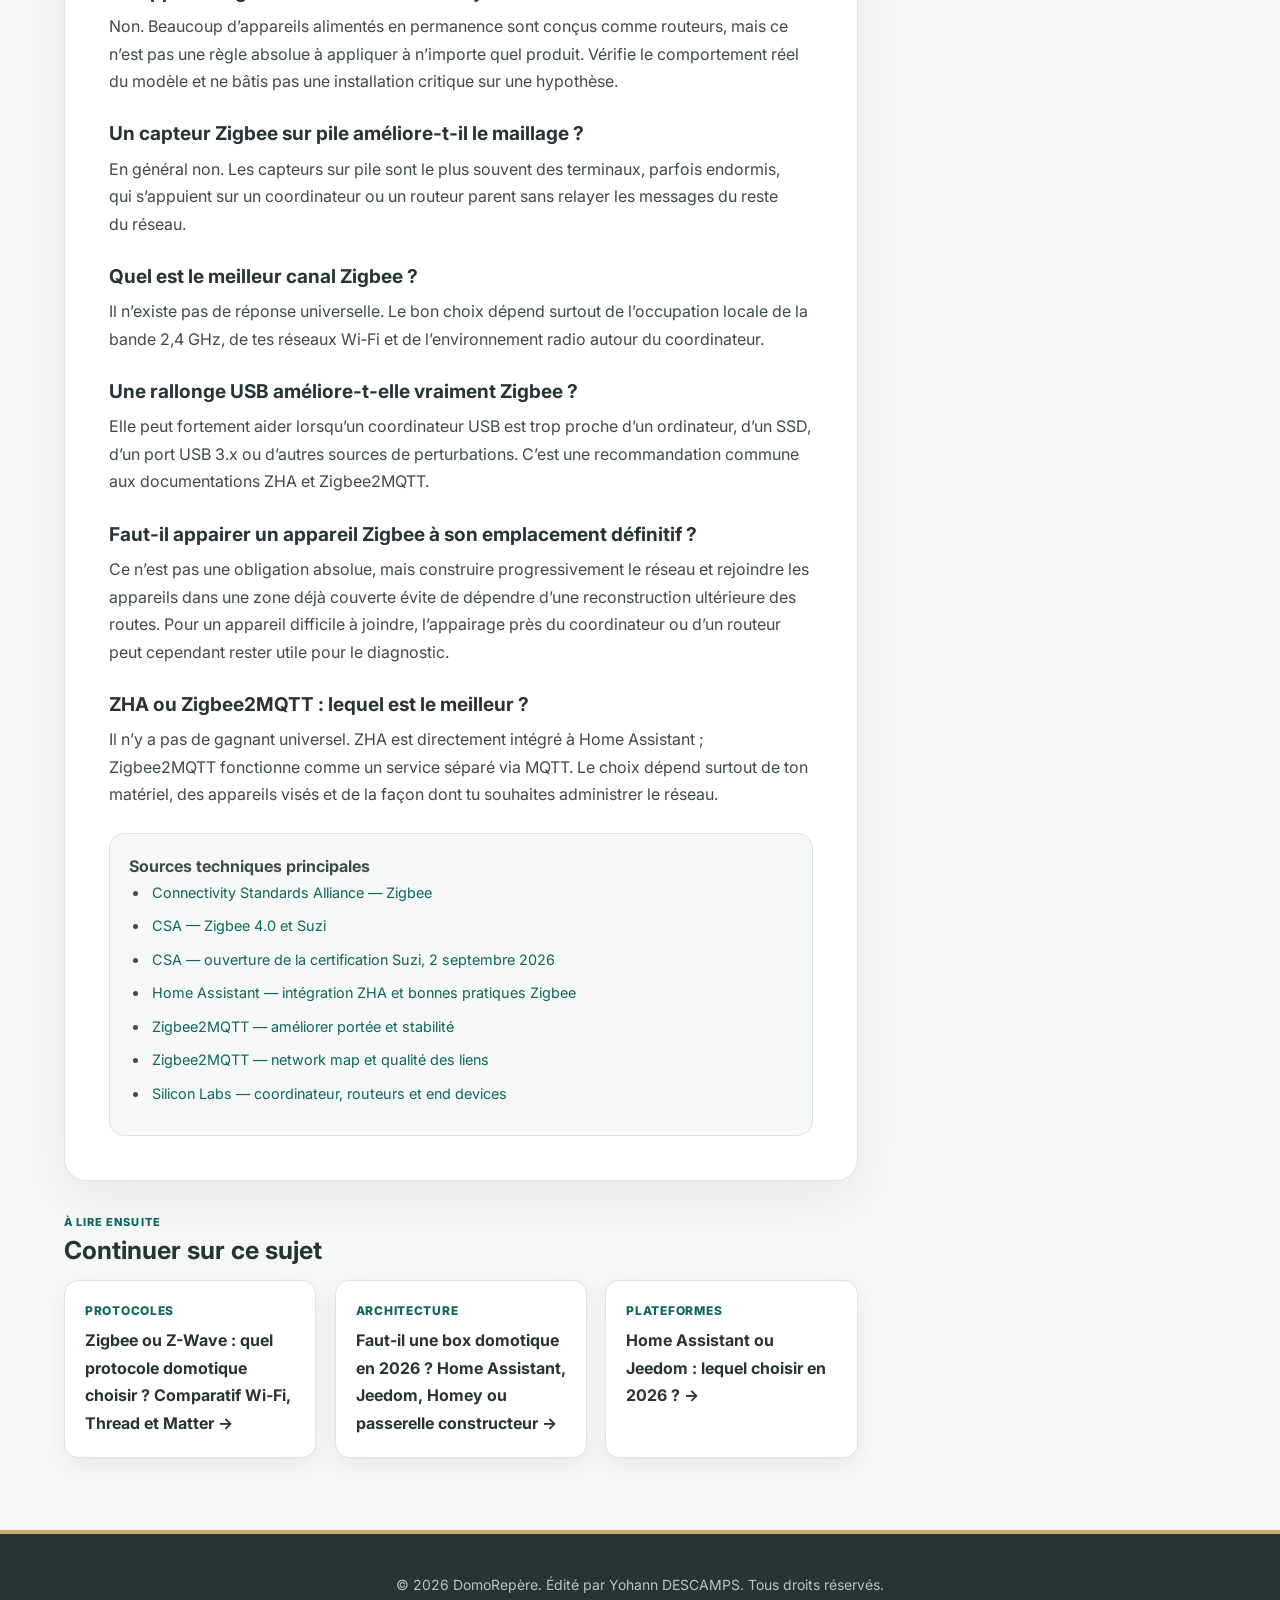
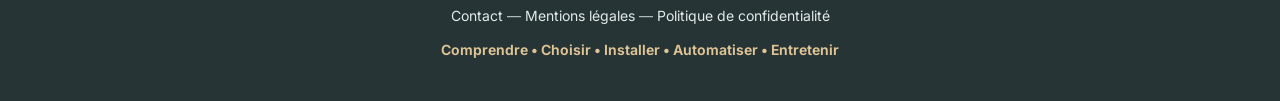
<file: protocole-zigbee.html>
<!DOCTYPE html>
<html lang="fr">
<head>
<meta charset="UTF-8">
<meta name="viewport" content="width=device-width, initial-scale=1.0">

<title>Protocole Zigbee : fonctionnement, réseau maillé et bonnes pratiques en 2026 — DomoRepère</title>
<meta name="description" content="Protocole Zigbee : coordinateur, routeurs, maillage, interférences Wi-Fi, diagnostic et Home Assistant. Construis un réseau Zigbee fiable en 2026.">
<link rel="canonical" href="https://domorepere.fr/protocole-zigbee.html">
<meta name="robots" content="index, follow, max-image-preview:large">
<meta name="theme-color" content="#0d665d">

<meta property="og:type" content="article">
<meta property="og:locale" content="fr_FR">
<meta property="og:site_name" content="DomoRepère">
<meta property="og:title" content="Protocole Zigbee : fonctionnement, réseau maillé et bonnes pratiques en 2026 — DomoRepère">
<meta property="og:description" content="Comprendre le coordinateur, les routeurs, le mesh, les interférences et les bonnes pratiques pour construire un réseau Zigbee fiable.">
<meta property="og:url" content="https://domorepere.fr/protocole-zigbee.html">
<meta property="og:image" content="https://domorepere.fr/assets/brand/social-card.png">

<meta name="twitter:card" content="summary_large_image">
<meta name="twitter:title" content="Protocole Zigbee : comment construire un bon réseau ?">
<meta name="twitter:description" content="Coordinateur, routeurs, maillage, interférences Wi-Fi, diagnostic, ZHA et Zigbee2MQTT : le guide technique DomoRepère.">
<meta name="twitter:image" content="https://domorepere.fr/assets/brand/social-card.png">

<link rel="icon" href="assets/icons/favicon-32.png" sizes="32x32" type="image/png">
<link rel="icon" href="assets/icons/favicon-192.png" sizes="192x192" type="image/png">
<link rel="apple-touch-icon" href="assets/icons/apple-touch-icon.png" sizes="180x180">

<link rel="preconnect" href="https://fonts.googleapis.com">
<link rel="preconnect" href="https://fonts.gstatic.com" crossorigin>
<link href="https://fonts.googleapis.com/css2?family=Inter:wght@400;500;600;700;800&display=swap" rel="stylesheet">

<script src="assets/js/site-preferences.js"></script>
<link rel="stylesheet" href="assets/css/theme.css">

<style>
*{box-sizing:border-box;margin:0;padding:0}
html{scroll-behavior:smooth}
body{font-family:var(--font-body);color:var(--color-text);background:var(--color-page);line-height:1.72}
a{color:var(--brand-primary);text-decoration:none;transition:var(--motion-normal) var(--motion-easing)}
a:hover{color:var(--brand-primary-hover)}
img{max-width:100%;height:auto}
.site-header{background:var(--color-header-bg);border-bottom:1px solid var(--color-border);position:sticky;top:0;z-index:100;backdrop-filter:blur(12px)}
.nav-container{max-width:1200px;margin:0 auto;padding:.85rem 1.5rem;display:flex;justify-content:space-between;align-items:center;gap:1.5rem}
.logo{display:flex;align-items:center;gap:.7rem;color:var(--color-text-strong);font-size:1.2rem;font-weight:800;white-space:nowrap}
.logo img{height:48px;width:auto;display:block}.logo strong{color:var(--brand-primary)}
nav ul{display:flex;list-style:none;gap:1.55rem;align-items:center}
nav a{color:var(--color-text-strong);font-weight:650;font-size:.92rem}
nav a:hover,nav a.active{color:var(--brand-primary)}

.article-hero{background:linear-gradient(132deg,var(--color-hero-start) 0%,var(--color-hero-mid) 48%,var(--color-hero-end) 120%);color:var(--color-text-inverse);padding:4.6rem 1.5rem 3.6rem;position:relative;overflow:hidden}
.article-hero:after{content:"";position:absolute;width:360px;height:360px;border-radius:50%;border:1px solid rgba(201,170,114,.28);right:-160px;top:-210px}
.article-hero-inner{max-width:920px;margin:0 auto;position:relative;z-index:1}
.breadcrumb{font-size:.86rem;color:#c6d2d1;margin-bottom:1.1rem}.breadcrumb a{color:#e6cf9f}
.eyebrow{color:#e5c995;font-size:.78rem;font-weight:800;letter-spacing:.11em;text-transform:uppercase;margin-bottom:.75rem}
h1{font-size:clamp(2.05rem,5vw,3.45rem);line-height:1.08;letter-spacing:-.035em;max-width:900px}
.lead{margin-top:1rem;max-width:820px;color:#d3dddd;font-size:1.06rem}
.meta{display:flex;flex-wrap:wrap;gap:.7rem 1rem;margin-top:1.35rem;color:#c5d1cf;font-size:.88rem}
.author-line{margin-top:.65rem;color:#e6cf9f;font-size:.86rem;font-weight:600}

.page-wrap{max-width:1100px;margin:0 auto;padding:2.6rem 1.5rem 4rem}
.content-grid{display:grid;grid-template-columns:minmax(0,760px) 250px;gap:2rem;align-items:start}
.article-shell{min-width:0}
.article-body{background:var(--color-surface);border:1px solid var(--color-border);border-radius:var(--radius-md);box-shadow:var(--shadow-card);padding:2.2rem}
.article-body>p:first-child{font-size:1.06rem;color:var(--color-text-strong)}
.article-body h2{color:var(--color-text-strong);font-size:1.55rem;line-height:1.25;margin:2.3rem 0 .85rem;padding-top:.2rem;scroll-margin-top:105px}
.article-body h2:first-of-type{margin-top:1.6rem}
.article-body h3{color:var(--color-text-strong);font-size:1.15rem;line-height:1.35;margin:1.6rem 0 .55rem;scroll-margin-top:105px}
.article-body p{margin-bottom:1.1rem}
.article-body ul,.article-body ol{margin:0 0 1.4rem 1.25rem}
.article-body li{margin-bottom:.55rem;padding-left:.15rem}

.highlight-box{background:var(--color-surface-soft);border:1px solid #cfe7e1;border-left:5px solid var(--brand-primary);border-radius:12px;padding:1.15rem 1.2rem;margin:1.5rem 0}
.field-note{background:#fbfcfc;border:1px dashed var(--color-border-strong);border-radius:12px;padding:1.05rem 1.15rem;margin:1.5rem 0}
.field-note strong{color:var(--brand-primary)}
.question-box{background:var(--color-surface-inverse);color:#edf3f2;border-radius:14px;padding:1.35rem;margin:1.7rem 0}
.question-box strong{color:#efd59f}.question-box p:last-child{margin-bottom:0}
.warning-box{background:var(--color-warning-soft);border:1px solid #ead1ac;border-left:5px solid var(--color-warning);border-radius:12px;padding:1.15rem 1.2rem;margin:1.5rem 0}
.affiliate-box{background:var(--color-surface-accent);border:1px solid #ead7b4;border-left:5px solid var(--brand-accent);border-radius:12px;padding:1.2rem;margin:1.5rem 0}
.affiliate-box-title{color:#725b34;font-weight:800;margin-bottom:.4rem}

.article-figure{margin:1.8rem 0}
.article-figure img{display:block;width:100%;border-radius:14px;border:1px solid var(--color-border);box-shadow:var(--shadow-card)}
.article-figure figcaption{font-size:.82rem;color:var(--color-text-muted);margin-top:.55rem;line-height:1.45}

.comparison-table-wrapper{overflow-x:auto;margin:1.6rem 0}
.comparison-table{width:100%;border-collapse:collapse;font-size:.92rem}
.comparison-table th,.comparison-table td{padding:.75rem .8rem;border:1px solid var(--color-border);text-align:left;vertical-align:top}
.comparison-table th{background:var(--color-surface-soft);color:var(--color-text-strong)}

.checklist{background:var(--color-page);border:1px solid var(--color-border);border-radius:12px;padding:1.2rem;margin:1.4rem 0}
.checklist-item{display:flex;gap:.75rem;margin-bottom:1rem}.checklist-item:last-child{margin-bottom:0}
.checklist-item>span{font-weight:800;color:var(--brand-primary)}

.btn{display:inline-flex;align-items:center;justify-content:center;padding:.78rem 1rem;border-radius:10px;font-size:.91rem;font-weight:750}
.btn-primary{background:var(--brand-primary);color:var(--color-text-inverse)}.btn-primary:hover{background:var(--brand-primary-hover);color:var(--color-text-inverse)}
.btn-affiliate{background:var(--brand-accent);color:var(--color-on-accent)}.btn-affiliate:hover{background:#b9975c;color:var(--color-on-accent)}

.sources{background:var(--color-page);border:1px solid var(--color-border);border-radius:12px;padding:1.2rem;margin-top:1.5rem}
.sources ul{margin-bottom:0}.sources li{font-size:.9rem}

.next-links{display:grid;grid-template-columns:repeat(2,minmax(0,1fr));gap:1rem;margin-top:1.3rem}
.next-card{background:var(--color-surface);border:1px solid var(--color-border);border-radius:14px;padding:1.1rem;box-shadow:var(--shadow-card)}
.next-card span{display:block;color:var(--brand-primary);font-size:.75rem;font-weight:800;text-transform:uppercase;letter-spacing:.06em;margin-bottom:.35rem}
.next-card strong{color:var(--color-text-strong);line-height:1.35}

.sidebar{position:sticky;top:88px}
.side-card{background:var(--color-surface);border:1px solid var(--color-border);border-radius:var(--radius-md);padding:1.15rem;box-shadow:var(--shadow-card);margin-bottom:1rem}
.side-card h2{font-size:1rem;color:var(--color-text-strong);margin-bottom:.65rem}
.side-card ul{list-style:none}.side-card li+li{margin-top:.55rem}
.side-card a{font-size:.88rem;line-height:1.35}.side-card p{font-size:.88rem;color:var(--color-text-muted)}

footer{background:var(--color-footer-bg);color:var(--color-text-inverse-muted);padding:2.4rem 1.5rem;text-align:center;font-size:.875rem;border-top:4px solid var(--brand-accent)}
footer a{color:#e2ebe9}.footer-tagline{color:#dfc596;font-weight:650;margin-top:.65rem}

@media(max-width:900px){.content-grid{grid-template-columns:1fr}.sidebar{position:static;display:grid;grid-template-columns:repeat(2,minmax(0,1fr));gap:1rem}.side-card{margin:0}}
@media(max-width:720px){.nav-container{flex-direction:column;gap:.7rem;padding:.7rem 1rem}nav ul{flex-wrap:wrap;justify-content:center;gap:.55rem 1rem}.article-hero{padding:3.6rem 1rem 3rem}.page-wrap{padding:2rem 1rem 3rem}.article-body{padding:1.35rem}.sidebar,.next-links{grid-template-columns:1fr}}
</style>

<script type="application/ld+json">
{
  "@context":"https://schema.org",
  "@type":"Article",
  "headline":"Protocole Zigbee : comment fonctionne le réseau et comment construire un bon maillage ?",
  "description":"Guide technique Zigbee : coordinateur, routeurs, maillage, interférences Wi-Fi, diagnostic, ZHA et Zigbee2MQTT.",
  "inLanguage":"fr-FR",
  "mainEntityOfPage":"https://domorepere.fr/protocole-zigbee.html",
  "datePublished":"2026-09-20",
  "dateModified":"2026-09-20",
  "author":{"@type":"Person","name":"Yohann DESCAMPS"},
  "publisher":{"@type":"Organization","name":"DomoRepère","url":"https://domorepere.fr/"}
}
</script>
<link rel="stylesheet" href="assets/css/article-layout-v2.css">
<link rel="stylesheet" href="assets/css/mobile-fixes.css">
<link rel="stylesheet" href="assets/css/sidebar-v2.css">
<script defer src="assets/js/mobile-fixes.js"></script>
  <link href="assets/css/skip-link.css" rel="stylesheet"/>
</head>

<body class="page-article article-classic">
  <a class="skip-link" href="#main-content">Aller au contenu</a>
<header class="site-header">
  <div class="nav-container">
    <a href="index.html" class="logo"><img src="assets/brand/logo.png" alt="Logo DomoRepère"><span>Domo<strong>Repère</strong></span></a>
    <nav aria-label="Navigation principale">
      <ul>
        <li><a href="index.html">Accueil</a></li>
        <li><a href="index.html#quiz">Guide interactif</a></li>
        <li><a class="active" href="articles.html">Guides &amp; articles</a></li>
        <li><a href="mon-installation.html">Le Lab</a></li>
        <li><a href="index.html#contact">Contact</a></li>
      </ul>
    </nav>
  </div>
  <div class="reading-progress" aria-hidden="true"><span></span></div>
</header>

<main id="main-content" tabindex="-1">
<section class="article-hero">
  <div class="article-hero-inner">
    <div class="breadcrumb"><a href="index.html">Accueil</a> › <a href="articles.html">Guides</a> › Zigbee</div>
    <div class="eyebrow">Protocole • réseau maillé • diagnostic</div>
    <h1>Protocole Zigbee : comment fonctionne le réseau et comment construire un bon maillage ?</h1>
    <p class="lead">Coordinateur, routeurs, capteurs sur pile, interférences Wi‑Fi, canaux et Home Assistant : comprendre ce qui fait réellement la fiabilité d’un réseau Zigbee avant d’ajouter des répéteurs au hasard.</p>
    <div class="meta"><span>⏱️ 15 min</span><span>🗓️ Mis à jour le 20 septembre 2026</span><span>📚 Protocoles &amp; réseau</span></div>
    <div class="author-line">Par Yohann DESCAMPS — DomoRepère</div>
  </div>
</section>

<div class="page-wrap"><div class="content-grid">
<div class="article-shell">
<article class="article-body">

<p>Zigbee a une réputation plutôt simple : on ajoute une clé, quelques prises et des capteurs, puis le réseau maillé est censé s’occuper du reste. C’est vrai… jusqu’au jour où un capteur disparaît, qu’un appairage ne passe plus ou qu’une pièce éloignée devient imprévisible.</p>

<p>Le problème n’est pas que Zigbee soit fragile. C’est plutôt qu’un <strong>réseau maillé doit être construit</strong>. Le coordinateur forme le réseau, les routeurs transportent les messages et les terminaux — souvent sur batterie — s’appuient sur cette infrastructure. Si l’un de ces rôles est mal compris, on finit vite par diagnostiquer la mauvaise cause.</p>

<div class="highlight-box">
<strong>La règle DomoRepère :</strong> un bon réseau Zigbee ne se mesure pas au nombre total d’appareils. Il se construit avec un coordinateur correctement placé, des routeurs fiables et bien répartis, puis des terminaux ajoutés sur cette base.
</div>

<h2 id="1-protocole-zigbee">1. Qu’est-ce que le protocole Zigbee ?</h2>

<p>Zigbee est une solution de communication sans fil basse consommation conçue pour les objets connectés. Dans la maison, on le rencontre surtout pour les capteurs d’ouverture, de température ou de mouvement, les prises, les ampoules, les micromodules, les télécommandes et de nombreux automatismes.</p>

<p>Le réseau Zigbee domestique classique utilise principalement la bande <strong>2,4 GHz</strong> et s’appuie sur IEEE 802.15.4 pour la couche radio. Contrairement au Wi‑Fi, il ne cherche pas à transporter de gros volumes de données : son travail consiste surtout à faire circuler des commandes et de petits états avec une consommation réduite.</p>

<p>La particularité intéressante est le <strong>maillage</strong>. Un appareil n’a pas toujours besoin de joindre directement le coordinateur : le message peut passer par d’autres nœuds capables de router. C’est ce qui permet à une installation de couvrir progressivement un logement — à condition d’avoir les bons appareils aux bons endroits.</p>

<p>Si ton besoin est d’abord de comparer Zigbee à Z-Wave, au Wi‑Fi, à Thread ou à Matter, ce n’est pas le sujet de ce guide : le <a href="article-2.html"><strong>comparatif des protocoles DomoRepère</strong></a> est fait pour ça. Ici, on reste volontairement sur le fonctionnement technique de Zigbee.</p>

<h2 id="2-trois-roles">2. Coordinateur, routeurs et terminaux : les trois rôles à comprendre</h2>

<h3 id="coordinateur">Le coordinateur Zigbee</h3>

<p>Un réseau Zigbee possède <strong>un seul coordinateur</strong>. C’est lui qui forme le réseau, choisit ses paramètres de départ et assure des responsabilités supplémentaires de gestion et de sécurité. Dans une installation Home Assistant, il s’agit souvent d’un adaptateur USB ou d’un coordinateur relié localement à la machine.</p>

<p>Le coordinateur est essentiel, mais il ne doit pas devenir le seul point radio sur lequel tous les appareils essaient de s’appuyer. Un réseau qui repose presque uniquement sur lui ressemble davantage à une étoile qu’à un véritable mesh.</p>

<h3 id="routeurs">Les routeurs Zigbee</h3>

<p>Les routeurs forment la colonne vertébrale du réseau. Ils restent disponibles pour recevoir et relayer des messages et peuvent aussi accueillir des appareils terminaux comme enfants.</p>

<p>Ils sont généralement alimentés en permanence : prises, micromodules ou certains luminaires. Mais attention à un raccourci fréquent : <strong>alimenté sur secteur ne signifie pas automatiquement excellent routeur</strong>. Le rôle réel, la qualité radio et le comportement de routage dépendent du produit et de son firmware.</p>

<h3 id="terminaux">Les appareils terminaux</h3>

<p>Les terminaux — Zigbee End Devices — sont des feuilles du réseau. Ils communiquent via un parent et ne relaient pas les messages des autres appareils. Beaucoup de capteurs sur batterie appartiennent à cette catégorie et peuvent éteindre leur radio lorsqu’ils sont au repos pour économiser l’énergie.</p>

<p>C’est pour cette raison qu’ajouter vingt capteurs de température ne renforce pas forcément ton réseau. Ils consomment une place et utilisent l’infrastructure existante, mais ils ne créent pas les routes dont ils ont eux-mêmes besoin.</p>

<figure class="article-figure">
  <img src="assets/images/articles/zigbee/zigbee-coordinateur-routeurs-terminaux.webp"
       alt="Schéma des trois rôles Zigbee : coordinateur, routeurs et appareils terminaux"
       width="1600" height="900" loading="lazy" decoding="async">
  <figcaption>Un réseau Zigbee comporte un coordinateur, plusieurs routeurs possibles et des terminaux qui s’appuient sur eux sans participer au routage.</figcaption>
</figure>

<h2 id="3-maillage-zigbee">3. Comment fonctionne réellement le maillage Zigbee ?</h2>

<p>Quand un routeur ou un terminal rejoint le réseau, il ne reçoit pas une route gravée dans le marbre pour toute sa vie. Le réseau peut découvrir et utiliser différents chemins selon les liens disponibles. C’est l’un des intérêts du mesh : un appareil éloigné peut passer par un routeur intermédiaire plutôt que tenter de joindre directement le coordinateur.</p>

<p>Mais le mot « maillé » ne signifie pas que tout appareil parle à tous les autres. Les terminaux ont notamment un <strong>parent</strong>, et les routeurs sont ceux qui assurent le transport des messages à travers le réseau.</p>

<p>En pratique, deux conséquences sont importantes :</p>
<ul>
<li><strong>la répartition des routeurs compte plus que leur nombre brut</strong> ;</li>
<li><strong>supprimer ou couper un routeur important peut perturber temporairement plusieurs appareils</strong>, le temps que le réseau se réorganise — et certains produits gèrent cette transition mieux que d’autres.</li>
</ul>

<div class="question-box">
<p><strong>« Mon capteur est à trois mètres du coordinateur, donc le réseau est bon » ?</strong></p>
<p>Pas forcément. La distance seule ne dit rien sur les interférences, les obstacles, le parent choisi ni la qualité des autres chemins disponibles.</p>
</div>

<h2 id="4-bons-routeurs">4. Quels appareils font de bons routeurs Zigbee ?</h2>

<p>Pour construire un mesh, je privilégierais des équipements alimentés en permanence et répartis dans le logement : prises, micromodules, certains relais ou luminaires fixes. L’objectif n’est pas de mettre un répéteur dans chaque pièce, mais de créer des <strong>points de passage stables</strong>.</p>

<p>Quelques précautions évitent de construire le réseau sur de mauvaises fondations :</p>

<ul>
<li>une ampoule qui sert de routeur n’est utile que si son alimentation reste présente ;</li>
<li>une prise connectée que l’on débranche régulièrement n’est pas un excellent pilier de réseau ;</li>
<li>tous les appareils secteur ne routent pas forcément de la même manière ;</li>
<li>un routeur bien placé entre deux zones peut être plus utile que plusieurs appareils regroupés au même endroit.</li>
</ul>

<div class="field-note">
<strong>Cas typique :</strong> si plusieurs capteurs dépendent d’une ampoule Zigbee alimentée par un interrupteur mural classique, couper physiquement cette ampoule peut faire disparaître un élément du mesh. L’éclairage peut fonctionner parfaitement… tout en étant un mauvais choix pour porter une partie critique du réseau.
</div>

<div class="affiliate-box">
  <div class="affiliate-box-title">Si tu dois ajouter du matériel Zigbee</div>
  <p>Commence par identifier le besoin : routeur permanent, prise utile, micromodule ou capteur. N’achète pas un « répéteur » par réflexe tant que le placement du coordinateur et la structure du réseau n’ont pas été vérifiés.</p>
  <p style="font-size:.84rem;color:#725b34">Lien partenaire : DomoRepère peut percevoir une commission sur certains achats, sans surcoût pour toi.</p>
  <a class="btn btn-affiliate" href="https://www.domadoo.fr/fr/?domid=147" rel="noopener sponsored" target="_blank">Voir le matériel Zigbee chez Domadoo</a>
</div>

<h2 id="5-placement-coordinateur">5. Où placer le coordinateur Zigbee ?</h2>

<p>C’est probablement la correction la plus rentable avant d’acheter quoi que ce soit.</p>

<p>Un coordinateur USB branché directement derrière un mini-PC, collé à un SSD, à un port USB 3.x ou à un routeur Wi‑Fi peut subir davantage de bruit électromagnétique et radio. Home Assistant comme Zigbee2MQTT recommandent d’éloigner le coordinateur de ces sources d’interférences, notamment à l’aide d’une <strong>rallonge USB correctement blindée</strong>.</p>

<p>Je chercherais donc d’abord un emplacement :</p>
<ul>
<li>dégagé, plutôt que coincé derrière une machine ou dans un coffret métallique ;</li>
<li>éloigné du point d’accès Wi‑Fi et des périphériques USB 3.x ;</li>
<li>pas collé à des alimentations, SSD ou câbles fortement perturbateurs ;</li>
<li>si possible assez central par rapport au premier noyau de routeurs.</li>
</ul>

<figure class="article-figure">
  <img src="assets/images/articles/zigbee/zigbee-placement-coordinateur-interferences.webp"
       alt="Bon et mauvais placement d’un coordinateur Zigbee à proximité d’un mini-PC et d’un routeur Wi-Fi"
       width="1600" height="900" loading="lazy" decoding="async">
  <figcaption>Une rallonge USB et quelques dizaines de centimètres de séparation peuvent être plus utiles qu’un changement de canal fait au hasard.</figcaption>
</figure>

<div class="highlight-box">
<strong>Avant tout diagnostic logiciel :</strong> déporte physiquement le coordinateur. C’est simple, réversible et suffisamment important pour être recommandé explicitement par les documentations ZHA et Zigbee2MQTT.
</div>

<h2 id="6-zigbee-wifi-canaux">6. Zigbee et Wi‑Fi : pourquoi peuvent-ils se gêner ?</h2>

<p>Le Zigbee résidentiel 2,4 GHz partage une partie du spectre avec le Wi‑Fi 2,4 GHz. Les deux technologies ne découpent pas la bande de la même façon : Zigbee utilise des canaux plus étroits — de 11 à 26 dans cette bande — alors qu’un canal Wi‑Fi occupe une largeur beaucoup plus importante.</p>

<p>Le résultat est simple : selon les canaux choisis et la puissance des réseaux voisins, un coordinateur Zigbee peut se retrouver dans une zone radio très chargée.</p>

<h3>Faut-il changer le canal Zigbee ?</h3>

<p>Pas automatiquement. Il n’existe pas un « meilleur canal Zigbee » valable dans toutes les maisons. Home Assistant recommande d’ailleurs de ne pas modifier le canal ZHA par défaut sans raison et de commencer par les bonnes pratiques de placement et d’interférence.</p>

<p>Si tu crées un réseau neuf, réfléchir au plan radio dès le départ est pertinent. Si ton réseau existe déjà et fonctionne globalement, je ne changerais pas de canal juste parce qu’un tableau trouvé sur Internet affirme qu’un autre est meilleur.</p>

<div class="warning-box">
<strong>Pourquoi je suis prudent :</strong> un changement de canal sur un réseau existant peut demander du temps aux appareils pour retrouver le réseau, et certains appareils peuvent nécessiter une intervention supplémentaire. Le canal est un paramètre de diagnostic, pas un bouton « améliorer le Zigbee ».
</div>

<h2 id="7-construire-reseau">7. Comment construire un bon réseau Zigbee dès le départ ?</h2>

<p>Si je devais créer un réseau aujourd’hui, je procéderais dans cet ordre :</p>

<div class="checklist">
  <div class="checklist-item"><span>1.</span><div><strong>Placer correctement le coordinateur.</strong><br>Avant d’appairer cinquante appareils, je l’éloigne des sources de bruit et je choisis un emplacement cohérent.</div></div>
  <div class="checklist-item"><span>2.</span><div><strong>Définir le canal avant le déploiement.</strong><br>Je regarde l’environnement Wi‑Fi plutôt que d’appliquer une valeur universelle.</div></div>
  <div class="checklist-item"><span>3.</span><div><strong>Installer quelques routeurs permanents.</strong><br>Des prises ou micromodules répartis forment l’ossature du réseau.</div></div>
  <div class="checklist-item"><span>4.</span><div><strong>Étendre progressivement vers les zones éloignées.</strong><br>Je construis un chemin radio plutôt que de commencer directement par le capteur au fond du garage.</div></div>
  <div class="checklist-item"><span>5.</span><div><strong>Ajouter ensuite les appareils sur batterie.</strong><br>Ils rejoignent un réseau qui possède déjà des parents et des routes utilisables.</div></div>
  <div class="checklist-item"><span>6.</span><div><strong>Observer avant de corriger.</strong><br>Un appareil qui rate une commande une fois ne justifie pas immédiatement trois répéteurs supplémentaires.</div></div>
</div>

<figure class="article-figure">
  <img src="assets/images/articles/zigbee/construire-bon-reseau-zigbee.webp"
       alt="Méthode en six étapes pour construire un réseau Zigbee fiable"
       width="1600" height="900" loading="lazy" decoding="async">
  <figcaption>Le bon ordre : coordinateur, environnement radio, routeurs, extension du mesh, puis terminaux.</figcaption>
</figure>

<p>Cette méthode évite aussi un problème fréquent : appairer tous les capteurs près du coordinateur, puis les déplacer à leur emplacement définitif en espérant que tout se reconstruise instantanément. Zigbee sait réorganiser des routes, mais autant lui donner dès le départ une infrastructure cohérente.</p>

<h2 id="8-diagnostic">8. Comment diagnostiquer un réseau Zigbee instable ?</h2>

<p>Quand un appareil devient indisponible ou répond mal, je ne commence pas par accuser le produit. Je cherche à déterminer <strong>où se situe la panne</strong>.</p>

<h3>1. Le problème concerne-t-il un seul appareil ?</h3>
<p>Vérifie la batterie, l’alimentation, le firmware éventuel et la qualité de son emplacement. Un capteur isolé qui décroche n’indique pas forcément un défaut global du mesh.</p>

<h3>2. Plusieurs appareils d’une même zone sont-ils touchés ?</h3>
<p>Regarde les routeurs présents dans cette zone. Une prise débranchée ou un module supprimé peut avoir retiré un chemin important.</p>

<h3>3. Les problèmes touchent-ils surtout l’appairage ou tout le réseau ?</h3>
<p>Un coordinateur mal placé, une forte interférence 2,4 GHz, un firmware ancien ou un adaptateur dépassé peuvent créer des symptômes plus larges.</p>

<h3>4. La carte réseau permet-elle de conclure ?</h3>

<p>Une carte de réseau est utile pour visualiser le coordinateur, les routeurs, les terminaux et certains liens. Zigbee2MQTT permet par exemple de générer une network map avec des valeurs de qualité de lien et des routes actives.</p>

<p>Mais je n’en ferais pas un verdict. Le <strong>LQI</strong> ou la carte prise à un instant donné ne résument pas à eux seuls la stabilité d’un réseau réel. Ce sont des indices à croiser avec les symptômes, l’emplacement et l’historique.</p>

<div class="question-box">
<p><strong>Le bon diagnostic n’est pas : « mon LQI est mauvais ».</strong></p>
<p>La vraie question est : quel appareil ne communique plus correctement, par quel type de lien, depuis quand, et qu’est-ce qui a changé autour de lui ?</p>
</div>

<h2 id="9-home-assistant">9. Zigbee avec Home Assistant : ZHA ou Zigbee2MQTT ?</h2>

<p>Les deux approches permettent de construire un réseau Zigbee avec Home Assistant, mais leur architecture n’est pas identique.</p>

<div class="comparison-table-wrapper">
<table class="comparison-table">
<thead><tr><th></th><th>ZHA</th><th>Zigbee2MQTT</th></tr></thead>
<tbody>
<tr><td><strong>Principe</strong></td><td>Intégration Zigbee directement dans Home Assistant</td><td>Service Zigbee séparé relié à Home Assistant via MQTT</td></tr>
<tr><td><strong>Coordinateur</strong></td><td>Adaptateur compatible avec zigpy / ZHA</td><td>Adaptateur compatible avec Zigbee2MQTT</td></tr>
<tr><td><strong>Intégration HA</strong></td><td>Native dans l’interface Home Assistant</td><td>Via MQTT Discovery et l’intégration MQTT</td></tr>
<tr><td><strong>Choix</strong></td><td colspan="2">À faire selon le matériel, les appareils à intégrer et la manière dont tu veux administrer le réseau — pas sur un classement universel.</td></tr>
</tbody>
</table>
</div>

<p>ZHA peut remplacer de nombreuses passerelles propriétaires et crée directement le réseau depuis Home Assistant. Zigbee2MQTT fonctionne comme une couche séparée et publie les appareils vers Home Assistant via MQTT.</p>

<p>Je ne transformerais pas cette section en duel. Si ton objectif est de savoir lequel correspond le mieux à ton installation, ce sujet mérite un guide dédié avec les mêmes appareils testés sur les deux solutions.</p>

<div class="field-note">
<strong>Dans le Lab DomoRepère :</strong> Home Assistant et ZHA permettent déjà d’avoir une vraie visibilité sur les appareils Zigbee sans multiplier les passerelles propriétaires. Cela ne change cependant rien aux règles radio : un bon logiciel ne compense pas un coordinateur mal placé ou un mesh mal construit.
</div>

<h2 id="10-zigbee-4-suzi">10. Zigbee 4.0 et Suzi : qu’est-ce qui change en 2026 ?</h2>

<p>Zigbee continue d’évoluer. La Connectivity Standards Alliance a annoncé <strong>Zigbee 4.0</strong> en novembre 2025 avec des évolutions de sécurité, de mise en service, de stabilité réseau et de compatibilité. La spécification reste rétrocompatible avec Zigbee 3.0 et Smart Energy.</p>

<p>L’évolution la plus visible est l’ouverture vers le <strong>sub‑GHz</strong> avec <strong>Suzi</strong>. Cette extension reprend le routage maillé Zigbee sur des fréquences plus basses afin de viser davantage de portée et certains environnements plus exigeants. Le programme de certification des produits Suzi a officiellement ouvert le <strong>2 septembre 2026</strong>.</p>

<p>Pour autant, cela ne signifie pas que ton réseau Zigbee 2,4 GHz actuel devient obsolète. La CSA présente Suzi comme une <strong>extension complémentaire</strong>, pas comme un remplacement du Zigbee classique. En septembre 2026, le sujet est surtout important pour comprendre où évolue l’écosystème, pas pour jeter ses capteurs actuels.</p>

<div class="highlight-box">
<strong>Ce que je retiens en 2026 :</strong> Zigbee n’est pas figé. Mais pour une maison équipée aujourd’hui, les bases restent les mêmes : placement du coordinateur, qualité des routeurs, environnement radio et compatibilité réelle des appareils.
</div>

<h2 id="11-erreurs">11. Les erreurs que j’éviterais sur un réseau Zigbee</h2>

<ul>
<li><strong>Brancher le coordinateur directement derrière le serveur</strong> puis chercher le problème uniquement dans les réglages.</li>
<li><strong>Construire un réseau presque uniquement avec des capteurs sur pile</strong> et s’étonner que le maillage reste pauvre.</li>
<li><strong>Utiliser des ampoules coupées physiquement comme infrastructure principale</strong>.</li>
<li><strong>Changer de canal au hasard</strong> sans regarder l’environnement Wi‑Fi ni essayer d’abord un meilleur placement.</li>
<li><strong>Ajouter des répéteurs sans diagnostic</strong> : plus d’appareils n’est pas toujours synonyme de meilleur réseau.</li>
<li><strong>Supposer qu’un appareil Zigbee sera parfaitement supporté parce qu’il porte le logo Zigbee</strong> : les fonctions réellement exposées peuvent encore dépendre du fabricant, du coordinateur et de la couche logicielle.</li>
</ul>

<h2 id="12-resume">12. À quoi ressemble un bon réseau Zigbee ?</h2>

<p>Un bon réseau Zigbee n’est pas celui qui affiche le plus de lignes sur une carte. C’est celui qui continue à faire son travail quand tu n’es plus en train de le regarder.</p>

<p>Je chercherais donc une architecture simple : <strong>un coordinateur bien placé, plusieurs routeurs permanents répartis dans le logement, des terminaux sur batterie qui trouvent facilement un parent et un plan radio cohérent avec le Wi‑Fi environnant.</strong></p>

<p>Ensuite seulement, j’utiliserais les outils de diagnostic pour affiner ce qui pose réellement problème.</p>

<p>Et si tu débutes encore dans la structure générale d’une installation, commence par <a href="article-1.html"><strong>le guide pour débuter en domotique</strong></a>. Le protocole n’est qu’une partie de l’architecture globale.</p>

<h2 id="faq">Questions fréquentes</h2>

<h3>Un appareil Zigbee sur secteur est-il toujours un routeur ?</h3>
<p>Non. Beaucoup d’appareils alimentés en permanence sont conçus comme routeurs, mais ce n’est pas une règle absolue à appliquer à n’importe quel produit. Vérifie le comportement réel du modèle et ne bâtis pas une installation critique sur une hypothèse.</p>

<h3>Un capteur Zigbee sur pile améliore-t-il le maillage ?</h3>
<p>En général non. Les capteurs sur pile sont le plus souvent des terminaux, parfois endormis, qui s’appuient sur un coordinateur ou un routeur parent sans relayer les messages du reste du réseau.</p>

<h3>Quel est le meilleur canal Zigbee ?</h3>
<p>Il n’existe pas de réponse universelle. Le bon choix dépend surtout de l’occupation locale de la bande 2,4 GHz, de tes réseaux Wi‑Fi et de l’environnement radio autour du coordinateur.</p>

<h3>Une rallonge USB améliore-t-elle vraiment Zigbee ?</h3>
<p>Elle peut fortement aider lorsqu’un coordinateur USB est trop proche d’un ordinateur, d’un SSD, d’un port USB 3.x ou d’autres sources de perturbations. C’est une recommandation commune aux documentations ZHA et Zigbee2MQTT.</p>

<h3>Faut-il appairer un appareil Zigbee à son emplacement définitif ?</h3>
<p>Ce n’est pas une obligation absolue, mais construire progressivement le réseau et rejoindre les appareils dans une zone déjà couverte évite de dépendre d’une reconstruction ultérieure des routes. Pour un appareil difficile à joindre, l’appairage près du coordinateur ou d’un routeur peut cependant rester utile pour le diagnostic.</p>

<h3>ZHA ou Zigbee2MQTT : lequel est le meilleur ?</h3>
<p>Il n’y a pas de gagnant universel. ZHA est directement intégré à Home Assistant ; Zigbee2MQTT fonctionne comme un service séparé via MQTT. Le choix dépend surtout de ton matériel, des appareils visés et de la façon dont tu souhaites administrer le réseau.</p>

<div class="sources">
<strong>Sources techniques principales</strong>
<ul>
<li><a href="https://csa-iot.org/all-solutions/zigbee/" target="_blank" rel="noopener">Connectivity Standards Alliance — Zigbee</a></li>
<li><a href="https://csa-iot.org/newsroom/the-connectivity-standards-alliance-announces-zigbee-4-0-and-suzi-empowering-the-next-generation-of-secure-interoperable-iot-devices/" target="_blank" rel="noopener">CSA — Zigbee 4.0 et Suzi</a></li>
<li><a href="https://csa-iot.org/newsroom/suzi-product-certification-is-now-open/" target="_blank" rel="noopener">CSA — ouverture de la certification Suzi, 2 septembre 2026</a></li>
<li><a href="https://www.home-assistant.io/integrations/zha" target="_blank" rel="noopener">Home Assistant — intégration ZHA et bonnes pratiques Zigbee</a></li>
<li><a href="https://www.zigbee2mqtt.io/advanced/zigbee/02_improve_network_range_and_stability.html" target="_blank" rel="noopener">Zigbee2MQTT — améliorer portée et stabilité</a></li>
<li><a href="https://www.zigbee2mqtt.io/guide/usage/mqtt_topics_and_messages.html" target="_blank" rel="noopener">Zigbee2MQTT — network map et qualité des liens</a></li>
<li><a href="https://docs.silabs.com/zigbee/9.0.0/zigbee-fundamentals/03-network-node-types" target="_blank" rel="noopener">Silicon Labs — coordinateur, routeurs et end devices</a></li>
</ul>
</div>

</article>

<div class="next-links">
  <a class="next-card" href="article-1.html"><span>Pour débuter</span><strong>Bien commencer en domotique →</strong></a>
  <a class="next-card" href="article-2.html"><span>Comparer les technologies</span><strong>Wi‑Fi, Zigbee, Z-Wave, Thread et Matter →</strong></a>
</div>
</div>

<aside class="sidebar" aria-label="Repères de lecture">
<section class="side-card toc-card">
<button class="toc-toggle" type="button" aria-expanded="true" aria-controls="article-toc">
<span><span class="side-kicker">Sommaire</span><strong>Dans ce guide</strong></span>
<span class="toc-chevron" aria-hidden="true"></span>
</button>
<nav class="toc-nav" id="article-toc" aria-label="Sommaire de l’article">
<ol>
<li><a href="#1-protocole-zigbee">1. Qu’est-ce que Zigbee ?</a></li>
<li><a href="#2-trois-roles">2. Les trois rôles</a></li>
<li><a href="#3-maillage-zigbee">3. Le maillage Zigbee</a></li>
<li><a href="#4-bons-routeurs">4. Les bons routeurs</a></li>
<li><a href="#5-placement-coordinateur">5. Placer le coordinateur</a></li>
<li><a href="#6-zigbee-wifi-canaux">6. Zigbee et Wi‑Fi</a></li>
<li><a href="#7-construire-reseau">7. Construire le réseau</a></li>
<li><a href="#8-diagnostic">8. Diagnostiquer</a></li>
<li><a href="#9-home-assistant">9. Home Assistant</a></li>
<li><a href="#10-zigbee-4-suzi">10. Zigbee 4.0 et Suzi</a></li>
<li><a href="#11-erreurs">11. Les erreurs</a></li>
<li><a href="#12-resume">12. En résumé</a></li>
<li><a href="#faq">FAQ</a></li>
</ol>
</nav>
</section>

<section class="side-card takeaway-card">
<h2>À retenir</h2>
<p>Le mesh Zigbee dépend surtout des routeurs disponibles, du placement du coordinateur et de l’environnement radio. Les capteurs sur pile ne remplacent pas cette infrastructure.</p>
</section>
</aside>

</div></div>
</main>

<footer>
<p>© 2026 DomoRepère. Édité par Yohann DESCAMPS. Tous droits réservés.</p>
<p style="margin-top:.45rem"><a href="index.html#contact">Contact</a> — <a href="mentions-legales.html">Mentions légales</a> — <a href="politique-de-confidentialite.html">Politique de confidentialité</a></p>
<div class="footer-tagline">Comprendre • Choisir • Installer • Automatiser • Entretenir</div>
</footer>
<script src="assets/js/article-layout-v2.js" defer></script>
<script src="assets/js/sidebar-v2.js" defer></script>
</body>
</html>
</file>
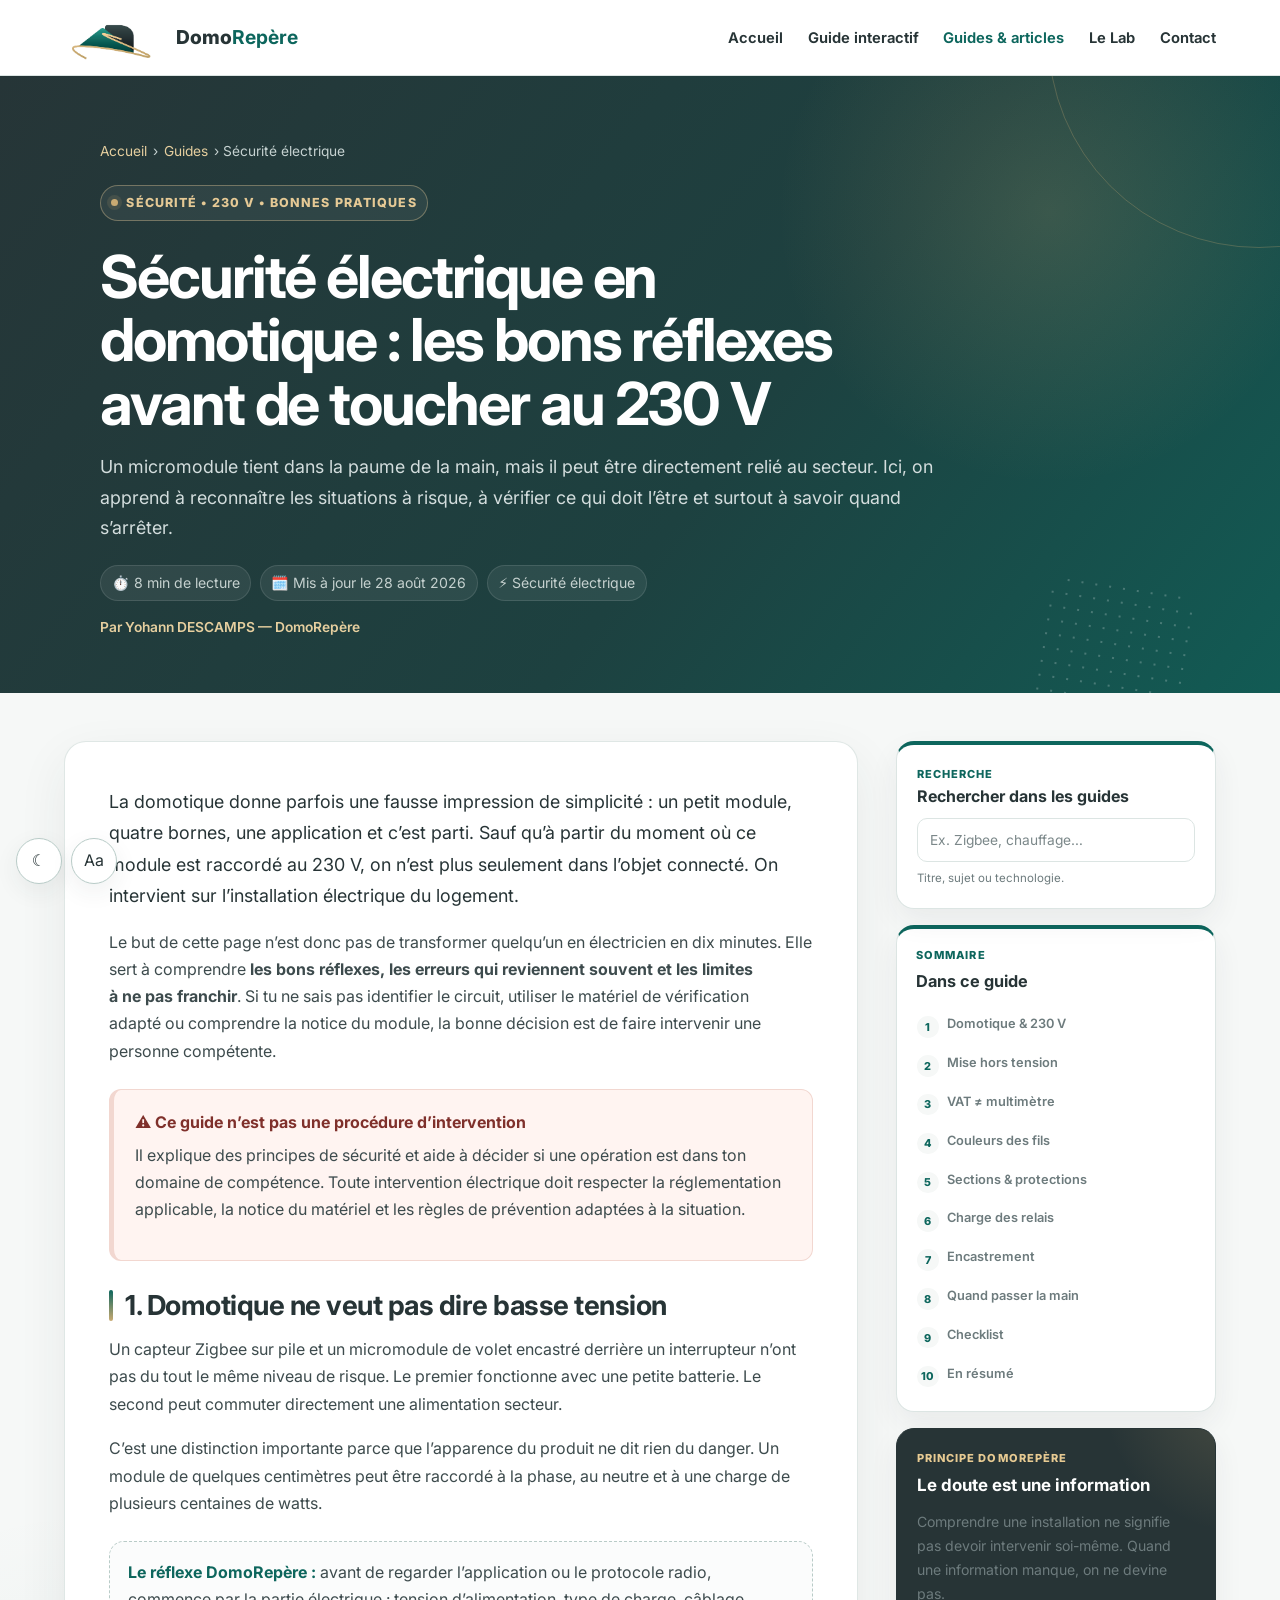
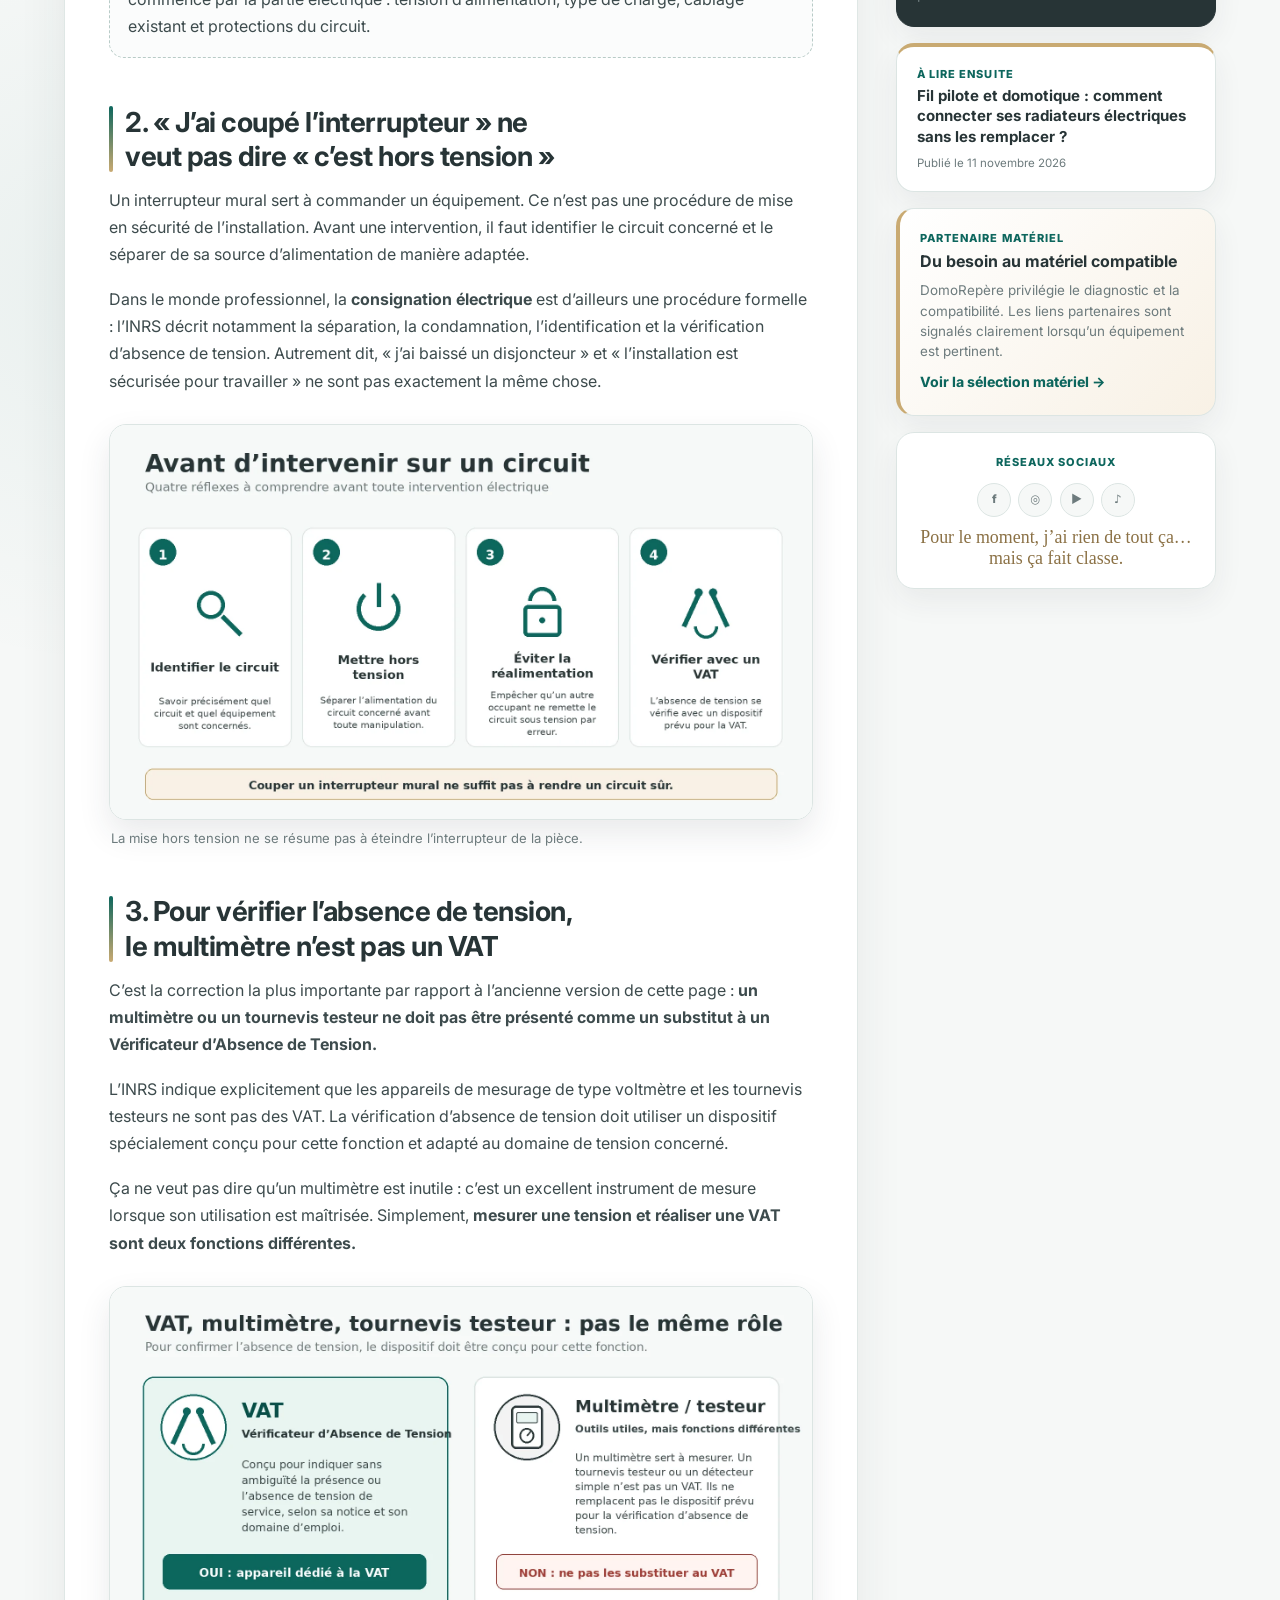
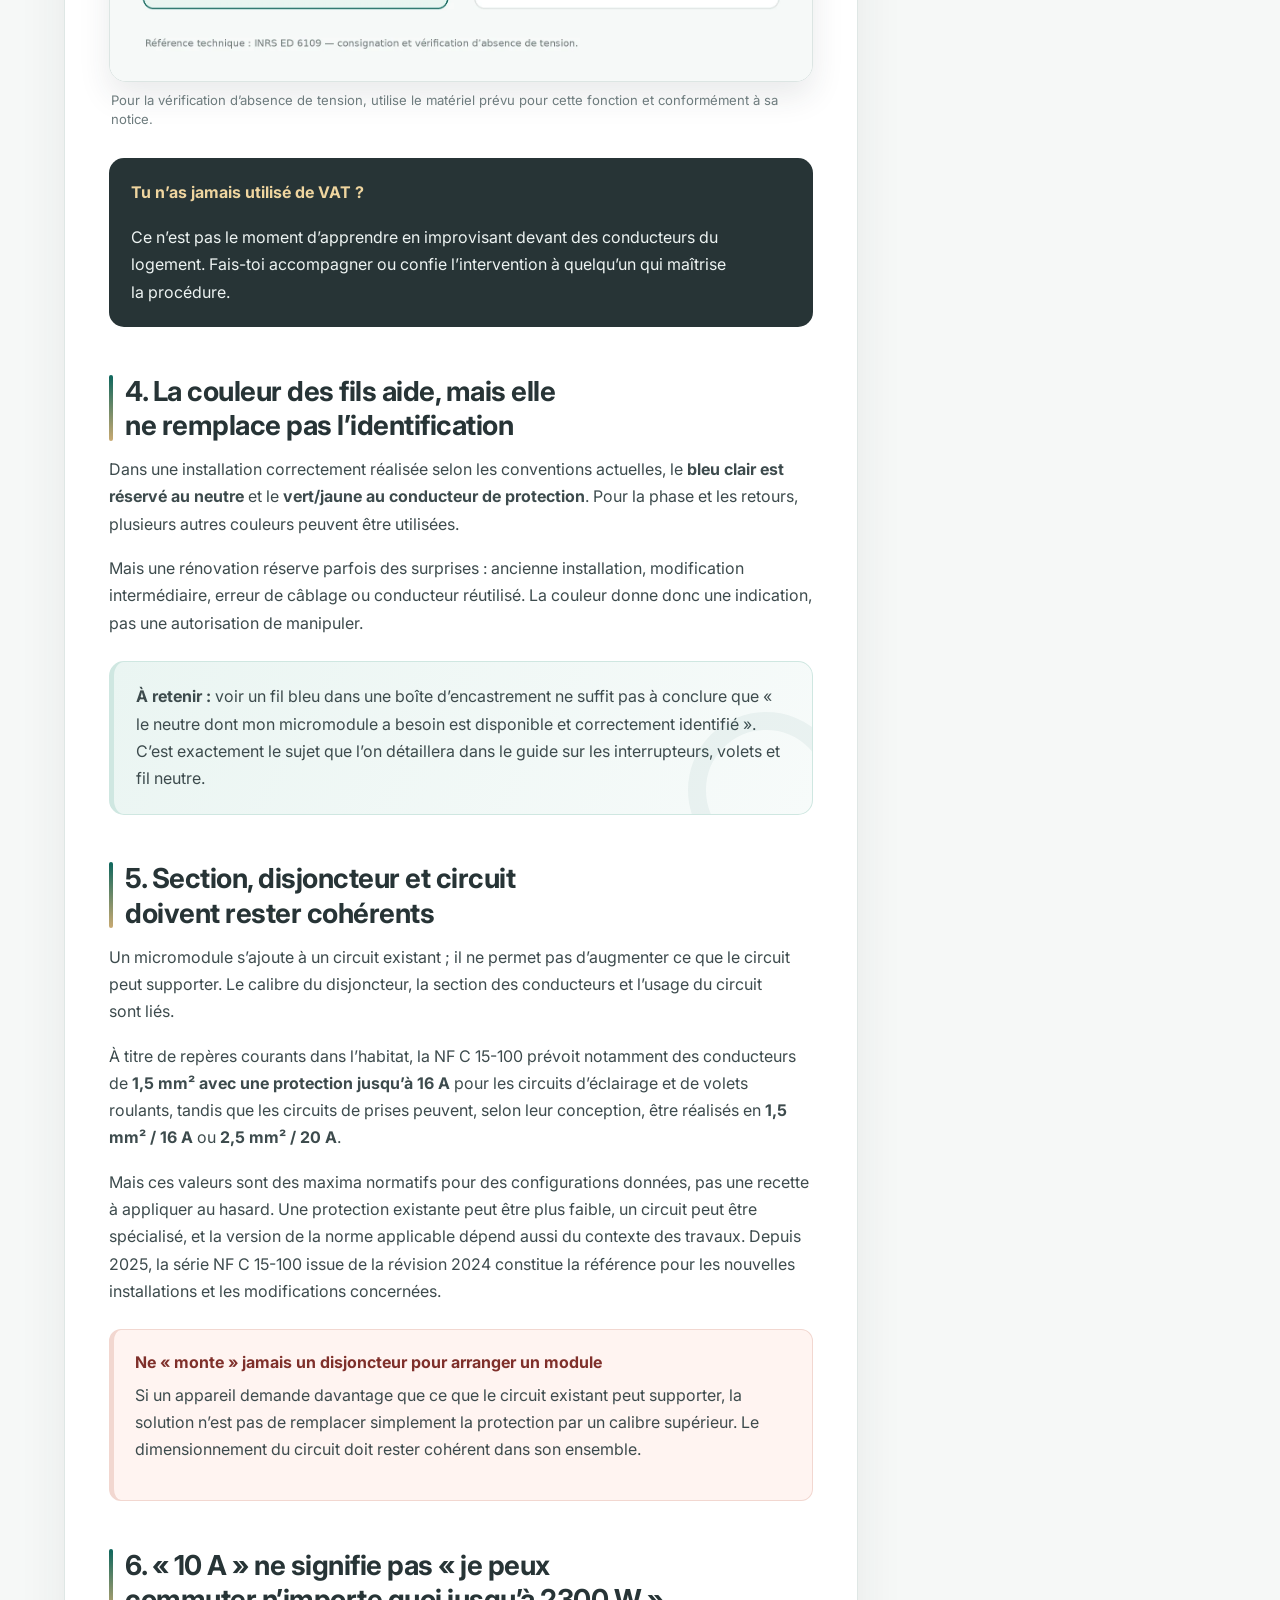
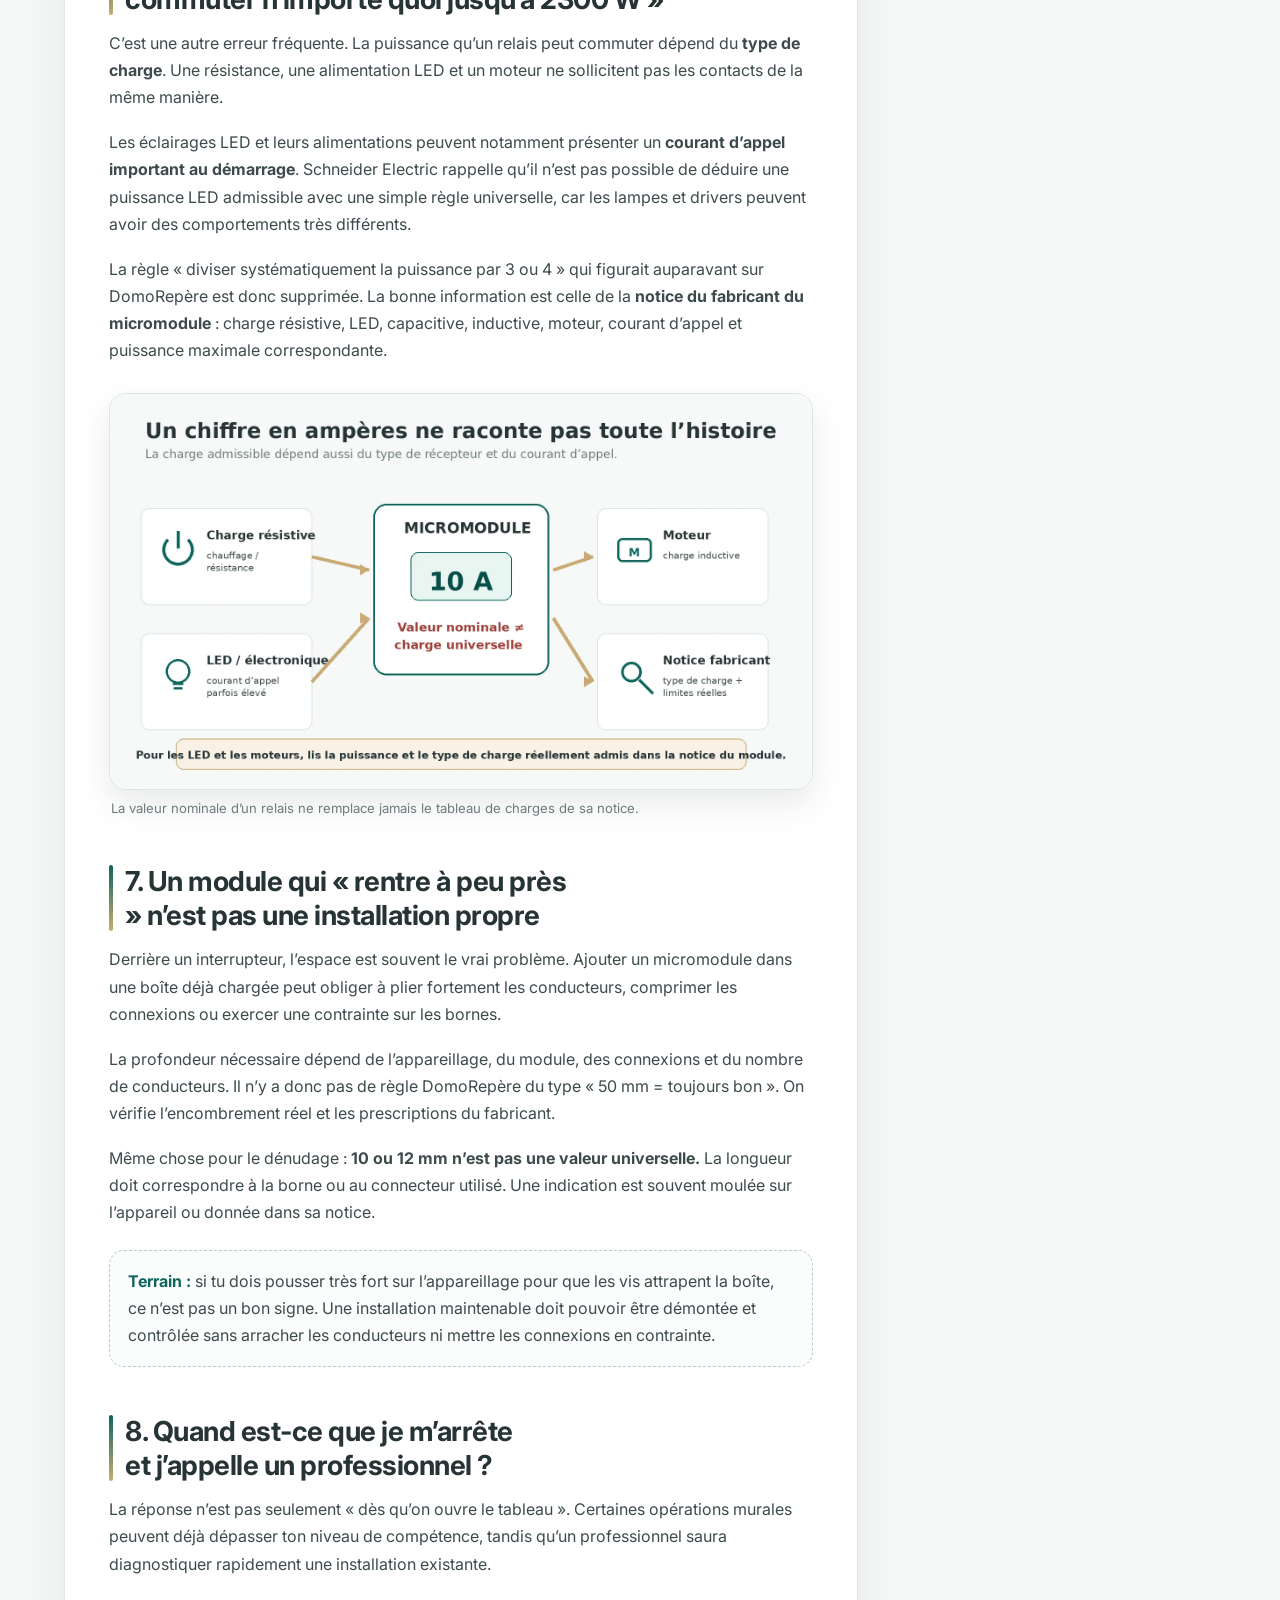
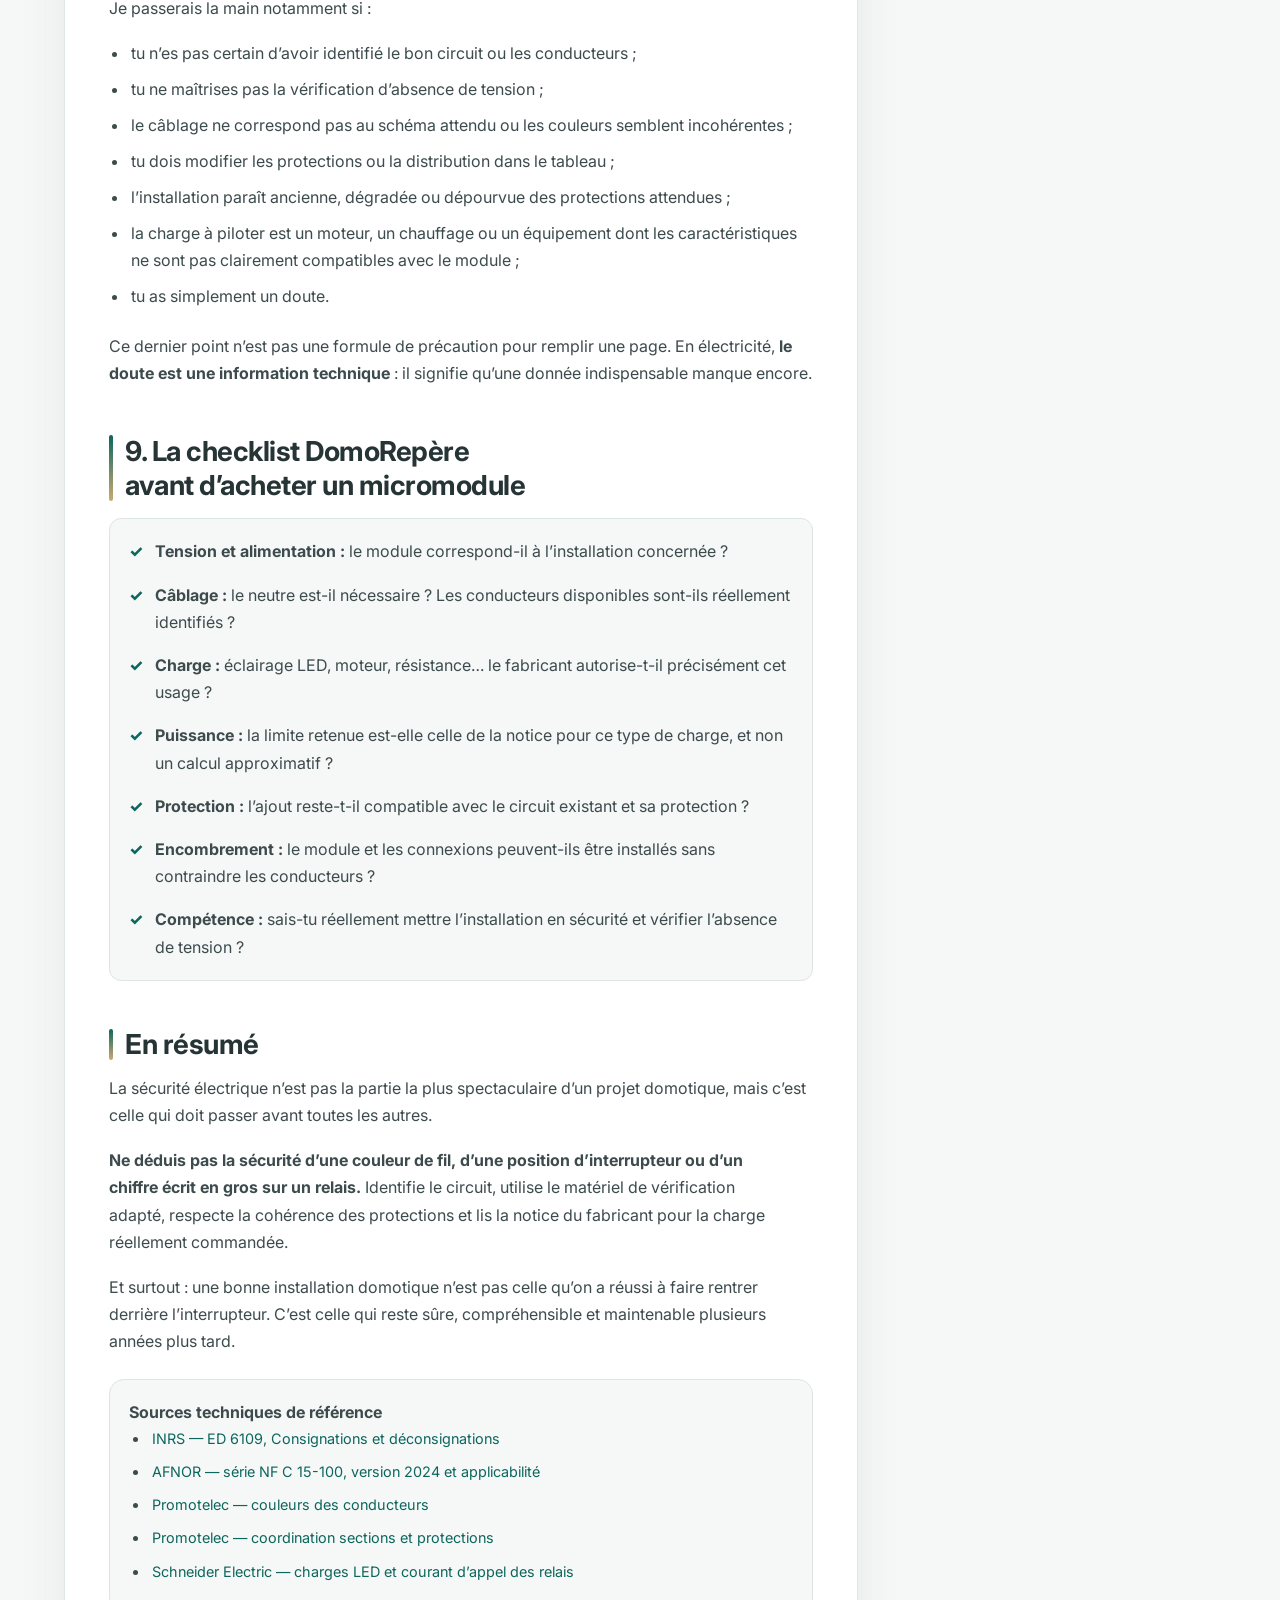
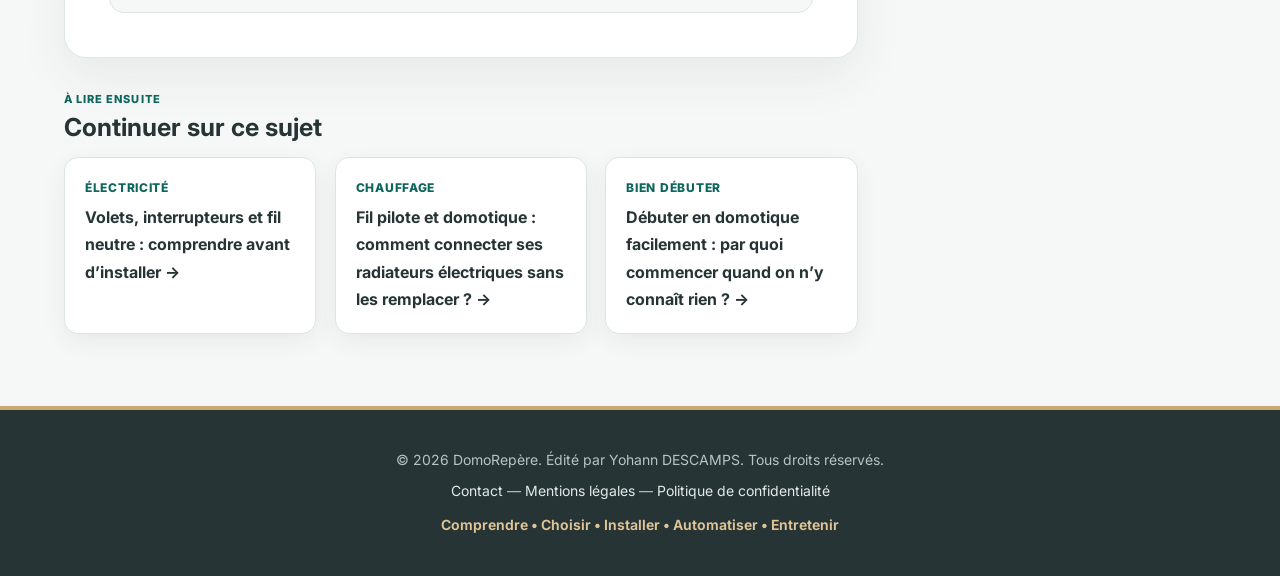
<file: securite-electrique.html>
<!DOCTYPE html>
<html lang="fr">
<head>
<meta charset="UTF-8">
<meta name="viewport" content="width=device-width, initial-scale=1.0">

<title>Sécurité électrique en domotique : les bons réflexes — DomoRepère</title>
<meta name="description" content="Avant d’installer un micromodule domotique en 230 V : mise hors tension, VAT, couleurs des fils, protections, charge du relais et limites à ne pas franchir.">
<link rel="canonical" href="https://domorepere.fr/securite-electrique.html">
<meta name="robots" content="index, follow, max-image-preview:large">
<meta name="theme-color" content="#0d665d">

<meta property="og:type" content="article">
<meta property="og:locale" content="fr_FR">
<meta property="og:site_name" content="DomoRepère">
<meta property="og:title" content="Sécurité électrique en domotique : les bons réflexes — DomoRepère">
<meta property="og:description" content="Comprendre les règles essentielles avant toute intervention sur un micromodule ou un appareillage alimenté en 230 V.">
<meta property="og:url" content="https://domorepere.fr/securite-electrique.html">
<meta property="og:image" content="https://domorepere.fr/assets/brand/social-card.png">

<meta name="twitter:card" content="summary_large_image">
<meta name="twitter:title" content="Sécurité électrique en domotique : les bons réflexes — DomoRepère">
<meta name="twitter:description" content="Mise hors tension, VAT, conducteurs, protections et limites : les bons réflexes avant de toucher au 230 V.">
<meta name="twitter:image" content="https://domorepere.fr/assets/brand/social-card.png">

<link rel="icon" href="assets/icons/favicon-32.png" sizes="32x32" type="image/png">
<link rel="icon" href="assets/icons/favicon-192.png" sizes="192x192" type="image/png">
<link rel="apple-touch-icon" href="assets/icons/apple-touch-icon.png" sizes="180x180">

<link rel="preconnect" href="https://fonts.googleapis.com">
<link rel="preconnect" href="https://fonts.gstatic.com" crossorigin>
<link href="https://fonts.googleapis.com/css2?family=Inter:wght@400;500;600;700;800&display=swap" rel="stylesheet">

<script src="assets/js/site-preferences.js"></script>
<link rel="stylesheet" href="assets/css/theme.css">

<style>
*{box-sizing:border-box;margin:0;padding:0}
html{scroll-behavior:smooth}
body{font-family:var(--font-body);color:var(--color-text);background:var(--color-page);line-height:1.7}
a{color:var(--brand-primary);text-decoration:none;transition:var(--motion-normal) var(--motion-easing)}
a:hover{color:var(--brand-primary-hover)}
img{max-width:100%;height:auto}
.site-header{background:var(--color-header-bg);border-bottom:1px solid var(--color-border);position:sticky;top:0;z-index:100;backdrop-filter:blur(12px)}
.nav-container{max-width:1200px;margin:0 auto;padding:.85rem 1.5rem;display:flex;justify-content:space-between;align-items:center;gap:1.5rem}
.logo{display:flex;align-items:center;gap:.7rem;color:var(--color-text-strong);font-size:1.2rem;font-weight:800;white-space:nowrap}
.logo img{height:48px;width:auto;display:block}.logo strong{color:var(--brand-primary)}
nav ul{display:flex;list-style:none;gap:1.55rem;align-items:center}
nav a{color:var(--color-text-strong);font-weight:650;font-size:.92rem}
nav a:hover,nav a.active{color:var(--brand-primary)}
.article-hero{background:linear-gradient(132deg,var(--color-hero-start) 0%,var(--color-hero-mid) 48%,var(--color-hero-end) 120%);color:var(--color-text-inverse);padding:4.6rem 1.5rem 3.6rem;position:relative;overflow:hidden}
.article-hero:after{content:"";position:absolute;width:360px;height:360px;border-radius:50%;border:1px solid rgba(201,170,114,.28);right:-160px;top:-210px}
.article-hero-inner{max-width:920px;margin:0 auto;position:relative;z-index:1}
.breadcrumb{font-size:.86rem;color:#c6d2d1;margin-bottom:1.1rem}.breadcrumb a{color:#e6cf9f}
.eyebrow{color:#e5c995;font-size:.78rem;font-weight:800;letter-spacing:.11em;text-transform:uppercase;margin-bottom:.75rem}
h1{font-size:clamp(2.05rem,5vw,3.45rem);line-height:1.08;letter-spacing:-.035em;max-width:900px}
.lead{margin-top:1rem;max-width:800px;color:#d3dddd;font-size:1.06rem}
.meta{display:flex;flex-wrap:wrap;gap:.7rem 1rem;margin-top:1.35rem;color:#c5d1cf;font-size:.88rem}
.author-line{margin-top:.7rem;color:#e6cf9f;font-size:.86rem;font-weight:600}

.page-wrap{max-width:1100px;margin:0 auto;padding:2.6rem 1.5rem 4rem}
.content-grid{display:grid;grid-template-columns:minmax(0,760px) 250px;gap:2rem;align-items:start}
.article-shell{min-width:0}
.article-body{background:var(--color-surface);border:1px solid var(--color-border);border-radius:var(--radius-md);box-shadow:var(--shadow-card);padding:2.2rem}
.article-body>p:first-child{font-size:1.06rem;color:var(--color-text-strong)}
.article-body h2{color:var(--color-text-strong);font-size:1.55rem;line-height:1.25;margin:2.3rem 0 .85rem;padding-top:.2rem;scroll-margin-top:105px}
.article-body h2:first-of-type{margin-top:1.6rem}
.article-body h3{color:var(--color-text-strong);font-size:1.15rem;line-height:1.35;margin:1.6rem 0 .55rem;scroll-margin-top:105px}
.article-body p{margin-bottom:1.1rem}
.article-body ul,.article-body ol{margin:0 0 1.4rem 1.25rem}
.article-body li{margin-bottom:.55rem;padding-left:.15rem}

.highlight-box{background:var(--color-surface-soft);border:1px solid #cfe7e1;border-left:5px solid var(--brand-primary);border-radius:12px;padding:1.15rem 1.2rem;margin:1.5rem 0;color:var(--color-text)}
.alert-danger{background:var(--color-danger-soft);border:1px solid #f2d7d0;border-left:5px solid var(--color-danger);border-radius:12px;padding:1.2rem 1.3rem;margin:1.5rem 0}
.alert-danger h4{color:#7f302b;margin-bottom:.35rem}
.field-note{background:#fbfcfc;border:1px dashed var(--color-border-strong);border-radius:12px;padding:1.05rem 1.15rem;margin:1.5rem 0}
.field-note strong{color:var(--brand-primary)}
.question-box{background:var(--color-surface-inverse);color:#edf3f2;border-radius:14px;padding:1.35rem;margin:1.7rem 0}
.question-box strong{color:#efd59f}
.question-box p:last-child{margin-bottom:0}

.article-figure{margin:1.8rem 0}
.article-figure img{display:block;width:100%;border-radius:14px;border:1px solid var(--color-border);box-shadow:var(--shadow-card)}
.article-figure figcaption{font-size:.82rem;color:var(--color-text-muted);margin-top:.55rem;line-height:1.45}

.comparison-table-wrapper{overflow-x:auto;margin:1.6rem 0}
.comparison-table{width:100%;border-collapse:collapse;font-size:.93rem}
.comparison-table th,.comparison-table td{padding:.75rem .85rem;border:1px solid var(--color-border);text-align:left;vertical-align:top}
.comparison-table th{background:var(--color-surface-soft);color:var(--color-text-strong)}

.checklist{background:var(--color-page);border:1px solid var(--color-border);border-radius:12px;padding:1.2rem;margin-top:1rem}
.checklist-item{display:flex;gap:.75rem;margin-bottom:1rem}
.checklist-item:last-child{margin-bottom:0}
.checkmark{color:var(--brand-primary);font-weight:800}

.sources{background:var(--color-page);border:1px solid var(--color-border);border-radius:12px;padding:1.2rem;margin-top:1.5rem}
.sources ul{margin-bottom:0}
.sources li{font-size:.9rem}

.next-links{display:grid;grid-template-columns:repeat(2,minmax(0,1fr));gap:1rem;margin-top:1.3rem}
.next-card{background:var(--color-surface);border:1px solid var(--color-border);border-radius:14px;padding:1.1rem;box-shadow:var(--shadow-card)}
.next-card span{display:block;color:var(--brand-primary);font-size:.75rem;font-weight:800;text-transform:uppercase;letter-spacing:.06em;margin-bottom:.35rem}
.next-card strong{color:var(--color-text-strong);line-height:1.35}

.sidebar{position:sticky;top:88px}
.side-card{background:var(--color-surface);border:1px solid var(--color-border);border-radius:var(--radius-md);padding:1.15rem;box-shadow:var(--shadow-card);margin-bottom:1rem}
.side-card h2{font-size:1rem;color:var(--color-text-strong);margin-bottom:.65rem}
.side-card ul{list-style:none}
.side-card li+li{margin-top:.55rem}
.side-card a{font-size:.88rem;line-height:1.35}
.side-card p{font-size:.88rem;color:var(--color-text-muted)}

footer{background:var(--color-footer-bg);color:var(--color-text-inverse-muted);padding:2.4rem 1.5rem;text-align:center;font-size:.875rem;border-top:4px solid var(--brand-accent)}
footer a{color:#e2ebe9}
.footer-tagline{color:#dfc596;font-weight:650;margin-top:.65rem}

@media(max-width:900px){
  .content-grid{grid-template-columns:1fr}
  .sidebar{position:static;display:grid;grid-template-columns:repeat(2,minmax(0,1fr));gap:1rem}
  .side-card{margin:0}
}
@media(max-width:720px){
  .nav-container{flex-direction:column;gap:.7rem;padding:.7rem 1rem}
  nav ul{flex-wrap:wrap;justify-content:center;gap:.55rem 1rem}
  .article-hero{padding:3.6rem 1rem 3rem}
  .page-wrap{padding:2rem 1rem 3rem}
  .article-body{padding:1.35rem}
  .sidebar,.next-links{grid-template-columns:1fr}
}
</style>

<link rel="stylesheet" href="assets/css/article-layout-v2.css">

<script type="application/ld+json">
{
  "@context":"https://schema.org",
  "@type":"Article",
  "headline":"Sécurité électrique en domotique : les bons réflexes avant de toucher au 230 V",
  "description":"Avant d’installer un micromodule domotique en 230 V : mise hors tension, VAT, couleurs des fils, protections, charge du relais et limites à ne pas franchir.",
  "inLanguage":"fr-FR",
  "mainEntityOfPage":"https://domorepere.fr/securite-electrique.html",
  "dateModified":"2026-08-28",
  "author":{"@type":"Person","name":"Yohann DESCAMPS"},
  "publisher":{"@type":"Organization","name":"DomoRepère","url":"https://domorepere.fr/"}
}
</script>
<link rel="stylesheet" href="assets/css/mobile-fixes.css">
<link rel="stylesheet" href="assets/css/sidebar-v2.css">
<script defer src="assets/js/mobile-fixes.js"></script>
  <link href="assets/css/skip-link.css" rel="stylesheet"/>
</head>

<body class="page-article article-modern">
  <a class="skip-link" href="#main-content">Aller au contenu</a>
<header class="site-header">
  <div class="nav-container">
    <a href="index.html" class="logo"><img src="assets/brand/logo.png" alt="Logo DomoRepère"><span>Domo<strong>Repère</strong></span></a>
    <nav aria-label="Navigation principale">
      <ul>
        <li><a href="index.html">Accueil</a></li>
        <li><a href="index.html#quiz">Guide interactif</a></li>
        <li><a class="active" href="articles.html">Guides &amp; articles</a></li>
        <li><a href="mon-installation.html">Le Lab</a></li>
        <li><a href="index.html#contact">Contact</a></li>
      </ul>
    </nav>
  </div>
  <div class="reading-progress" aria-hidden="true"><span></span></div>
</header>

<main id="main-content" tabindex="-1">
<section class="article-hero">
  <div class="article-hero-inner">
    <div class="breadcrumb"><a href="index.html">Accueil</a> › <a href="articles.html">Guides</a> › Sécurité électrique</div>
    <div class="eyebrow">Sécurité • 230 V • bonnes pratiques</div>
    <h1>Sécurité électrique en domotique : les bons réflexes avant de toucher au 230 V</h1>
    <p class="lead">Un micromodule tient dans la paume de la main, mais il peut être directement relié au secteur. Ici, on apprend à reconnaître les situations à risque, à vérifier ce qui doit l’être et surtout à savoir quand s’arrêter.</p>
    <div class="meta"><span>⏱️ 10 min</span><span>🗓️ Mis à jour le 28 août 2026</span><span>⚡ Sécurité électrique</span></div>
    <div class="author-line">Par Yohann DESCAMPS — DomoRepère</div>
  </div>
</section>

<div class="page-wrap">
<div class="content-grid">
<div class="article-shell">

<article class="article-body">

<p>La domotique donne parfois une fausse impression de simplicité : un petit module, quatre bornes, une application et c’est parti. Sauf qu’à partir du moment où ce module est raccordé au 230 V, on n’est plus seulement dans l’objet connecté. On intervient sur l’installation électrique du logement.</p>

<p>Le but de cette page n’est donc pas de transformer quelqu’un en électricien en dix minutes. Elle sert à comprendre <strong>les bons réflexes, les erreurs qui reviennent souvent et les limites à ne pas franchir</strong>. Si tu ne sais pas identifier le circuit, utiliser le matériel de vérification adapté ou comprendre la notice du module, la bonne décision est de faire intervenir une personne compétente.</p>

<div class="alert-danger">
  <h4>⚠️ Ce guide n’est pas une procédure d’intervention</h4>
  <p>Il explique des principes de sécurité et aide à décider si une opération est dans ton domaine de compétence. Toute intervention électrique doit respecter la réglementation applicable, la notice du matériel et les règles de prévention adaptées à la situation.</p>
</div>

<h2 id="1-domotique-230v">1. Domotique ne veut pas dire basse tension</h2>

<p>Un capteur Zigbee sur pile et un micromodule de volet encastré derrière un interrupteur n’ont pas du tout le même niveau de risque. Le premier fonctionne avec une petite batterie. Le second peut commuter directement une alimentation secteur.</p>

<p>C’est une distinction importante parce que l’apparence du produit ne dit rien du danger. Un module de quelques centimètres peut être raccordé à la phase, au neutre et à une charge de plusieurs centaines de watts.</p>

<div class="field-note">
  <strong>Le réflexe DomoRepère :</strong> avant de regarder l’application ou le protocole radio, commence par la partie électrique : tension d’alimentation, type de charge, câblage existant et protections du circuit.
</div>

<h2 id="2-mise-hors-tension">2. « J’ai coupé l’interrupteur » ne veut pas dire « c’est hors tension »</h2>

<p>Un interrupteur mural sert à commander un équipement. Ce n’est pas une procédure de mise en sécurité de l’installation. Avant une intervention, il faut identifier le circuit concerné et le séparer de sa source d’alimentation de manière adaptée.</p>

<p>Dans le monde professionnel, la <strong>consignation électrique</strong> est d’ailleurs une procédure formelle : l’INRS décrit notamment la séparation, la condamnation, l’identification et la vérification d’absence de tension. Autrement dit, « j’ai baissé un disjoncteur » et « l’installation est sécurisée pour travailler » ne sont pas exactement la même chose.</p>

<figure class="article-figure">
  <img src="assets/images/articles/securite-electrique/avant-intervention-vat.webp"
       alt="Quatre réflexes avant une intervention électrique : identifier le circuit, mettre hors tension, éviter une réalimentation et vérifier l’absence de tension avec un VAT"
       width="1600" height="900" loading="lazy" decoding="async">
  <figcaption>La mise hors tension ne se résume pas à éteindre l’interrupteur de la pièce.</figcaption>
</figure>

<h2 id="3-vat">3. Pour vérifier l’absence de tension, le multimètre n’est pas un VAT</h2>

<p>C’est la correction la plus importante par rapport à l’ancienne version de cette page : <strong>un multimètre ou un tournevis testeur ne doit pas être présenté comme un substitut à un Vérificateur d’Absence de Tension.</strong></p>

<p>L’INRS indique explicitement que les appareils de mesurage de type voltmètre et les tournevis testeurs ne sont pas des VAT. La vérification d’absence de tension doit utiliser un dispositif spécialement conçu pour cette fonction et adapté au domaine de tension concerné.</p>

<p>Ça ne veut pas dire qu’un multimètre est inutile : c’est un excellent instrument de mesure lorsque son utilisation est maîtrisée. Simplement, <strong>mesurer une tension et réaliser une VAT sont deux fonctions différentes.</strong></p>

<figure class="article-figure">
  <img src="assets/images/articles/securite-electrique/vat-vs-multimetre.webp"
       alt="Différence entre un vérificateur d’absence de tension VAT et un multimètre ou tournevis testeur"
       width="1600" height="900" loading="lazy" decoding="async">
  <figcaption>Pour la vérification d’absence de tension, utilise le matériel prévu pour cette fonction et conformément à sa notice.</figcaption>
</figure>

<div class="question-box">
  <p><strong>Tu n’as jamais utilisé de VAT ?</strong></p>
  <p>Ce n’est pas le moment d’apprendre en improvisant devant des conducteurs du logement. Fais-toi accompagner ou confie l’intervention à quelqu’un qui maîtrise la procédure.</p>
</div>

<h2 id="4-couleurs-conducteurs">4. La couleur des fils aide, mais elle ne remplace pas l’identification</h2>

<p>Dans une installation correctement réalisée selon les conventions actuelles, le <strong>bleu clair est réservé au neutre</strong> et le <strong>vert/jaune au conducteur de protection</strong>. Pour la phase et les retours, plusieurs autres couleurs peuvent être utilisées.</p>

<p>Mais une rénovation réserve parfois des surprises : ancienne installation, modification intermédiaire, erreur de câblage ou conducteur réutilisé. La couleur donne donc une indication, pas une autorisation de manipuler.</p>

<div class="highlight-box">
  <strong>À retenir :</strong> voir un fil bleu dans une boîte d’encastrement ne suffit pas à conclure que « le neutre dont mon micromodule a besoin est disponible et correctement identifié ». C’est exactement le sujet que l’on détaillera dans le guide sur les interrupteurs, volets et fil neutre.
</div>

<h2 id="5-protections-sections">5. Section, disjoncteur et circuit doivent rester cohérents</h2>

<p>Un micromodule s’ajoute à un circuit existant ; il ne permet pas d’augmenter ce que le circuit peut supporter. Le calibre du disjoncteur, la section des conducteurs et l’usage du circuit sont liés.</p>

<p>À titre de repères courants dans l’habitat, la NF C 15-100 prévoit notamment des conducteurs de <strong>1,5 mm² avec une protection jusqu’à 16 A</strong> pour les circuits d’éclairage et de volets roulants, tandis que les circuits de prises peuvent, selon leur conception, être réalisés en <strong>1,5 mm² / 16 A</strong> ou <strong>2,5 mm² / 20 A</strong>.</p>

<p>Mais ces valeurs sont des maxima normatifs pour des configurations données, pas une recette à appliquer au hasard. Une protection existante peut être plus faible, un circuit peut être spécialisé, et la version de la norme applicable dépend aussi du contexte des travaux. Depuis 2025, la série NF C 15-100 issue de la révision 2024 constitue la référence pour les nouvelles installations et les modifications concernées.</p>

<div class="alert-danger">
  <h4>Ne « monte » jamais un disjoncteur pour arranger un module</h4>
  <p>Si un appareil demande davantage que ce que le circuit existant peut supporter, la solution n’est pas de remplacer simplement la protection par un calibre supérieur. Le dimensionnement du circuit doit rester cohérent dans son ensemble.</p>
</div>

<h2 id="6-charge-relais">6. « 10 A » ne signifie pas « je peux commuter n’importe quoi jusqu’à 2300 W »</h2>

<p>C’est une autre erreur fréquente. La puissance qu’un relais peut commuter dépend du <strong>type de charge</strong>. Une résistance, une alimentation LED et un moteur ne sollicitent pas les contacts de la même manière.</p>

<p>Les éclairages LED et leurs alimentations peuvent notamment présenter un <strong>courant d’appel important au démarrage</strong>. Schneider Electric rappelle qu’il n’est pas possible de déduire une puissance LED admissible avec une simple règle universelle, car les lampes et drivers peuvent avoir des comportements très différents.</p>

<p>La règle « diviser systématiquement la puissance par 3 ou 4 » qui figurait auparavant sur DomoRepère est donc supprimée. La bonne information est celle de la <strong>notice du fabricant du micromodule</strong> : charge résistive, LED, capacitive, inductive, moteur, courant d’appel et puissance maximale correspondante.</p>

<figure class="article-figure">
  <img src="assets/images/articles/securite-electrique/charge-micromodule-notice.webp"
       alt="Illustration expliquant que la charge admissible d’un micromodule dépend du type de récepteur et de la notice fabricant"
       width="1600" height="900" loading="lazy" decoding="async">
  <figcaption>La valeur nominale d’un relais ne remplace jamais le tableau de charges de sa notice.</figcaption>
</figure>

<h2 id="7-encastrement-raccordement">7. Un module qui « rentre à peu près » n’est pas une installation propre</h2>

<p>Derrière un interrupteur, l’espace est souvent le vrai problème. Ajouter un micromodule dans une boîte déjà chargée peut obliger à plier fortement les conducteurs, comprimer les connexions ou exercer une contrainte sur les bornes.</p>

<p>La profondeur nécessaire dépend de l’appareillage, du module, des connexions et du nombre de conducteurs. Il n’y a donc pas de règle DomoRepère du type « 50 mm = toujours bon ». On vérifie l’encombrement réel et les prescriptions du fabricant.</p>

<p>Même chose pour le dénudage : <strong>10 ou 12 mm n’est pas une valeur universelle.</strong> La longueur doit correspondre à la borne ou au connecteur utilisé. Une indication est souvent moulée sur l’appareil ou donnée dans sa notice.</p>

<div class="field-note">
  <strong>Terrain :</strong> si tu dois pousser très fort sur l’appareillage pour que les vis attrapent la boîte, ce n’est pas un bon signe. Une installation maintenable doit pouvoir être démontée et contrôlée sans arracher les conducteurs ni mettre les connexions en contrainte.
</div>

<h2 id="8-quand-pro">8. Quand est-ce que je m’arrête et j’appelle un professionnel ?</h2>

<p>La réponse n’est pas seulement « dès qu’on ouvre le tableau ». Certaines opérations murales peuvent déjà dépasser ton niveau de compétence, tandis qu’un professionnel saura diagnostiquer rapidement une installation existante.</p>

<p>Je passerais la main notamment si :</p>

<ul>
  <li>tu n’es pas certain d’avoir identifié le bon circuit ou les conducteurs ;</li>
  <li>tu ne maîtrises pas la vérification d’absence de tension ;</li>
  <li>le câblage ne correspond pas au schéma attendu ou les couleurs semblent incohérentes ;</li>
  <li>tu dois modifier les protections ou la distribution dans le tableau ;</li>
  <li>l’installation paraît ancienne, dégradée ou dépourvue des protections attendues ;</li>
  <li>la charge à piloter est un moteur, un chauffage ou un équipement dont les caractéristiques ne sont pas clairement compatibles avec le module ;</li>
  <li>tu as simplement un doute.</li>
</ul>

<p>Ce dernier point n’est pas une formule de précaution pour remplir une page. En électricité, <strong>le doute est une information technique</strong> : il signifie qu’une donnée indispensable manque encore.</p>

<h2 id="9-checklist">9. La checklist DomoRepère avant d’acheter un micromodule</h2>

<div class="checklist">
  <div class="checklist-item"><span class="checkmark">✓</span><div><strong>Tension et alimentation :</strong> le module correspond-il à l’installation concernée ?</div></div>
  <div class="checklist-item"><span class="checkmark">✓</span><div><strong>Câblage :</strong> le neutre est-il nécessaire ? Les conducteurs disponibles sont-ils réellement identifiés ?</div></div>
  <div class="checklist-item"><span class="checkmark">✓</span><div><strong>Charge :</strong> éclairage LED, moteur, résistance… le fabricant autorise-t-il précisément cet usage ?</div></div>
  <div class="checklist-item"><span class="checkmark">✓</span><div><strong>Puissance :</strong> la limite retenue est-elle celle de la notice pour ce type de charge, et non un calcul approximatif ?</div></div>
  <div class="checklist-item"><span class="checkmark">✓</span><div><strong>Protection :</strong> l’ajout reste-t-il compatible avec le circuit existant et sa protection ?</div></div>
  <div class="checklist-item"><span class="checkmark">✓</span><div><strong>Encombrement :</strong> le module et les connexions peuvent-ils être installés sans contraindre les conducteurs ?</div></div>
  <div class="checklist-item"><span class="checkmark">✓</span><div><strong>Compétence :</strong> sais-tu réellement mettre l’installation en sécurité et vérifier l’absence de tension ?</div></div>
</div>

<h2 id="en-resume">En résumé</h2>

<p>La sécurité électrique n’est pas la partie la plus spectaculaire d’un projet domotique, mais c’est celle qui doit passer avant toutes les autres.</p>

<p><strong>Ne déduis pas la sécurité d’une couleur de fil, d’une position d’interrupteur ou d’un chiffre écrit en gros sur un relais.</strong> Identifie le circuit, utilise le matériel de vérification adapté, respecte la cohérence des protections et lis la notice du fabricant pour la charge réellement commandée.</p>

<p>Et surtout : une bonne installation domotique n’est pas celle qu’on a réussi à faire rentrer derrière l’interrupteur. C’est celle qui reste sûre, compréhensible et maintenable plusieurs années plus tard.</p>

<div class="sources">
  <strong>Sources techniques de référence</strong>
  <ul>
    <li><a href="https://www.inrs.fr/dam/jcr%3A69feb470-6958-4e76-a6bb-f34f673b2b8c/ed6109.pdf" target="_blank" rel="noopener">INRS — ED 6109, Consignations et déconsignations</a></li>
    <li><a href="https://www.afnor.org/actualites/efficacite-energetique/installations-electriques-nf-c15-100/" target="_blank" rel="noopener">AFNOR — série NF C 15-100, version 2024 et applicabilité</a></li>
    <li><a href="https://www.promotelec.com/faq/particuliers/4-les-couleurs-des-fils-doivent-elles-etre-strictement-respectees/" target="_blank" rel="noopener">Promotelec — couleurs des conducteurs</a></li>
    <li><a href="https://www.promotelec.com/professionnels/fiche/comment-choisir-la-bonne-section-de-cable-pour-alimenter-votre-tableau/" target="_blank" rel="noopener">Promotelec — coordination sections et protections</a></li>
    <li><a href="https://www.se.com/be/fr/faqs/FAQ000243570/" target="_blank" rel="noopener">Schneider Electric — charges LED et courant d’appel des relais</a></li>
  </ul>
</div>

</article>

<div class="next-links">
  <a class="next-card" href="article-3.html"><span>Guide suivant</span><strong>Volets, interrupteurs et fil neutre →</strong></a>
  <a class="next-card" href="article-1.html"><span>Repartir des bases</span><strong>Débuter en domotique →</strong></a>
</div>
</div>

<aside class="sidebar" aria-label="Repères de lecture">
  <section class="side-card toc-card">
    <button class="toc-toggle" type="button" aria-expanded="true" aria-controls="article-toc">
      <span><span class="side-kicker">Sommaire</span><strong>Dans ce guide</strong></span>
      <span class="toc-chevron" aria-hidden="true"></span>
    </button>
    <nav class="toc-nav" id="article-toc" aria-label="Sommaire de l’article">
    <ol>
      <li><a href="#1-domotique-230v">Domotique &amp; 230 V</a></li>
      <li><a href="#2-mise-hors-tension">Mise hors tension</a></li>
      <li><a href="#3-vat">VAT ≠ multimètre</a></li>
      <li><a href="#4-couleurs-conducteurs">Couleurs des fils</a></li>
      <li><a href="#5-protections-sections">Sections &amp; protections</a></li>
      <li><a href="#6-charge-relais">Charge des relais</a></li>
      <li><a href="#7-encastrement-raccordement">Encastrement</a></li>
      <li><a href="#8-quand-pro">Quand passer la main</a></li>
      <li><a href="#9-checklist">Checklist</a></li>
      <li><a href="#en-resume">En résumé</a></li>
    </ol>
    </nav>
  </section>
  <section class="side-card takeaway-card">
    <span class="side-kicker">Principe DomoRepère</span>
    <h2>Le doute est une information</h2>
    <p>Comprendre une installation ne signifie pas devoir intervenir soi-même. Quand une information manque, on ne devine pas.</p>
  </section>
</aside>

</div>
</div>
</main>

<footer>
  <p>© 2026 DomoRepère. Édité par Yohann DESCAMPS. Tous droits réservés.</p>
  <p style="margin-top:.45rem"><a href="index.html#contact">Contact</a> — <a href="mentions-legales.html">Mentions légales</a> — <a href="politique-de-confidentialite.html">Politique de confidentialité</a></p>
  <div class="footer-tagline">Comprendre • Choisir • Installer • Automatiser • Entretenir</div>
</footer>
<script src="assets/js/article-layout-v2.js" defer></script>
<script src="assets/js/sidebar-v2.js" defer></script>
</body>
</html>
</file>
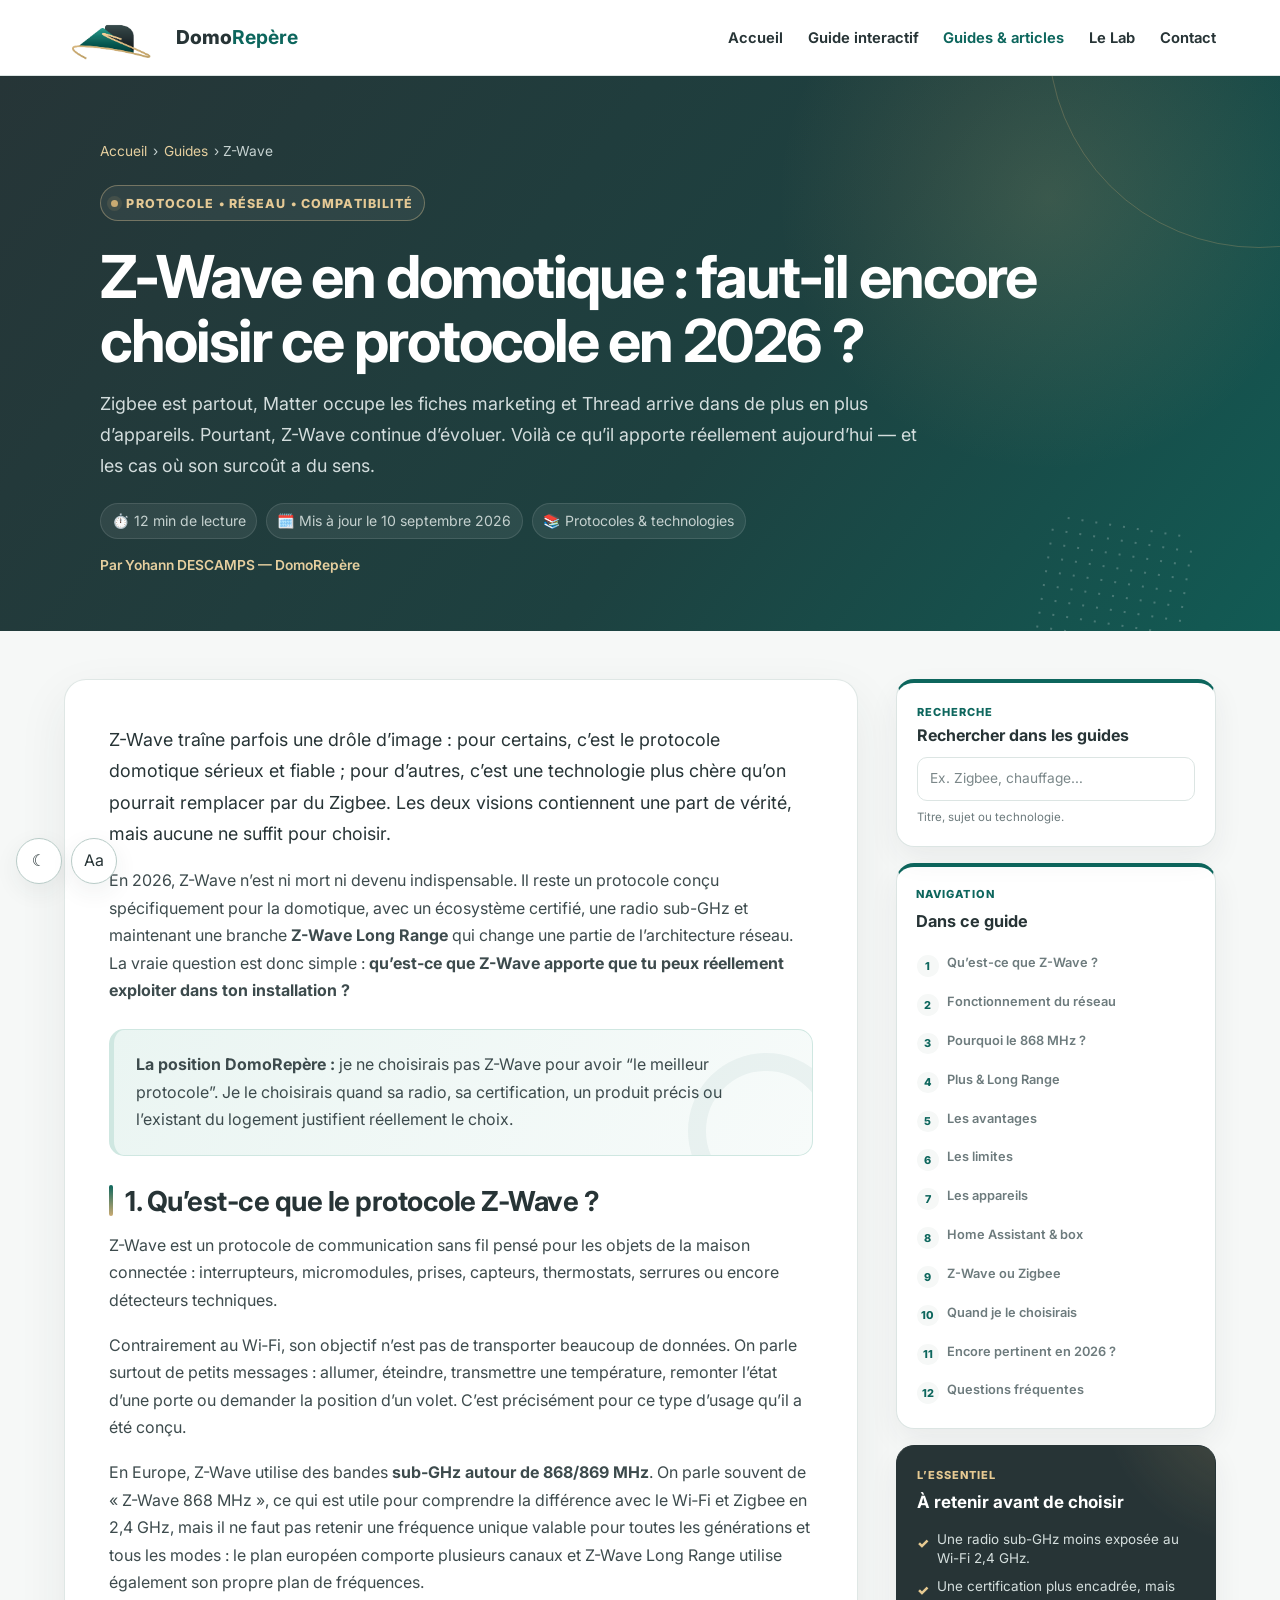
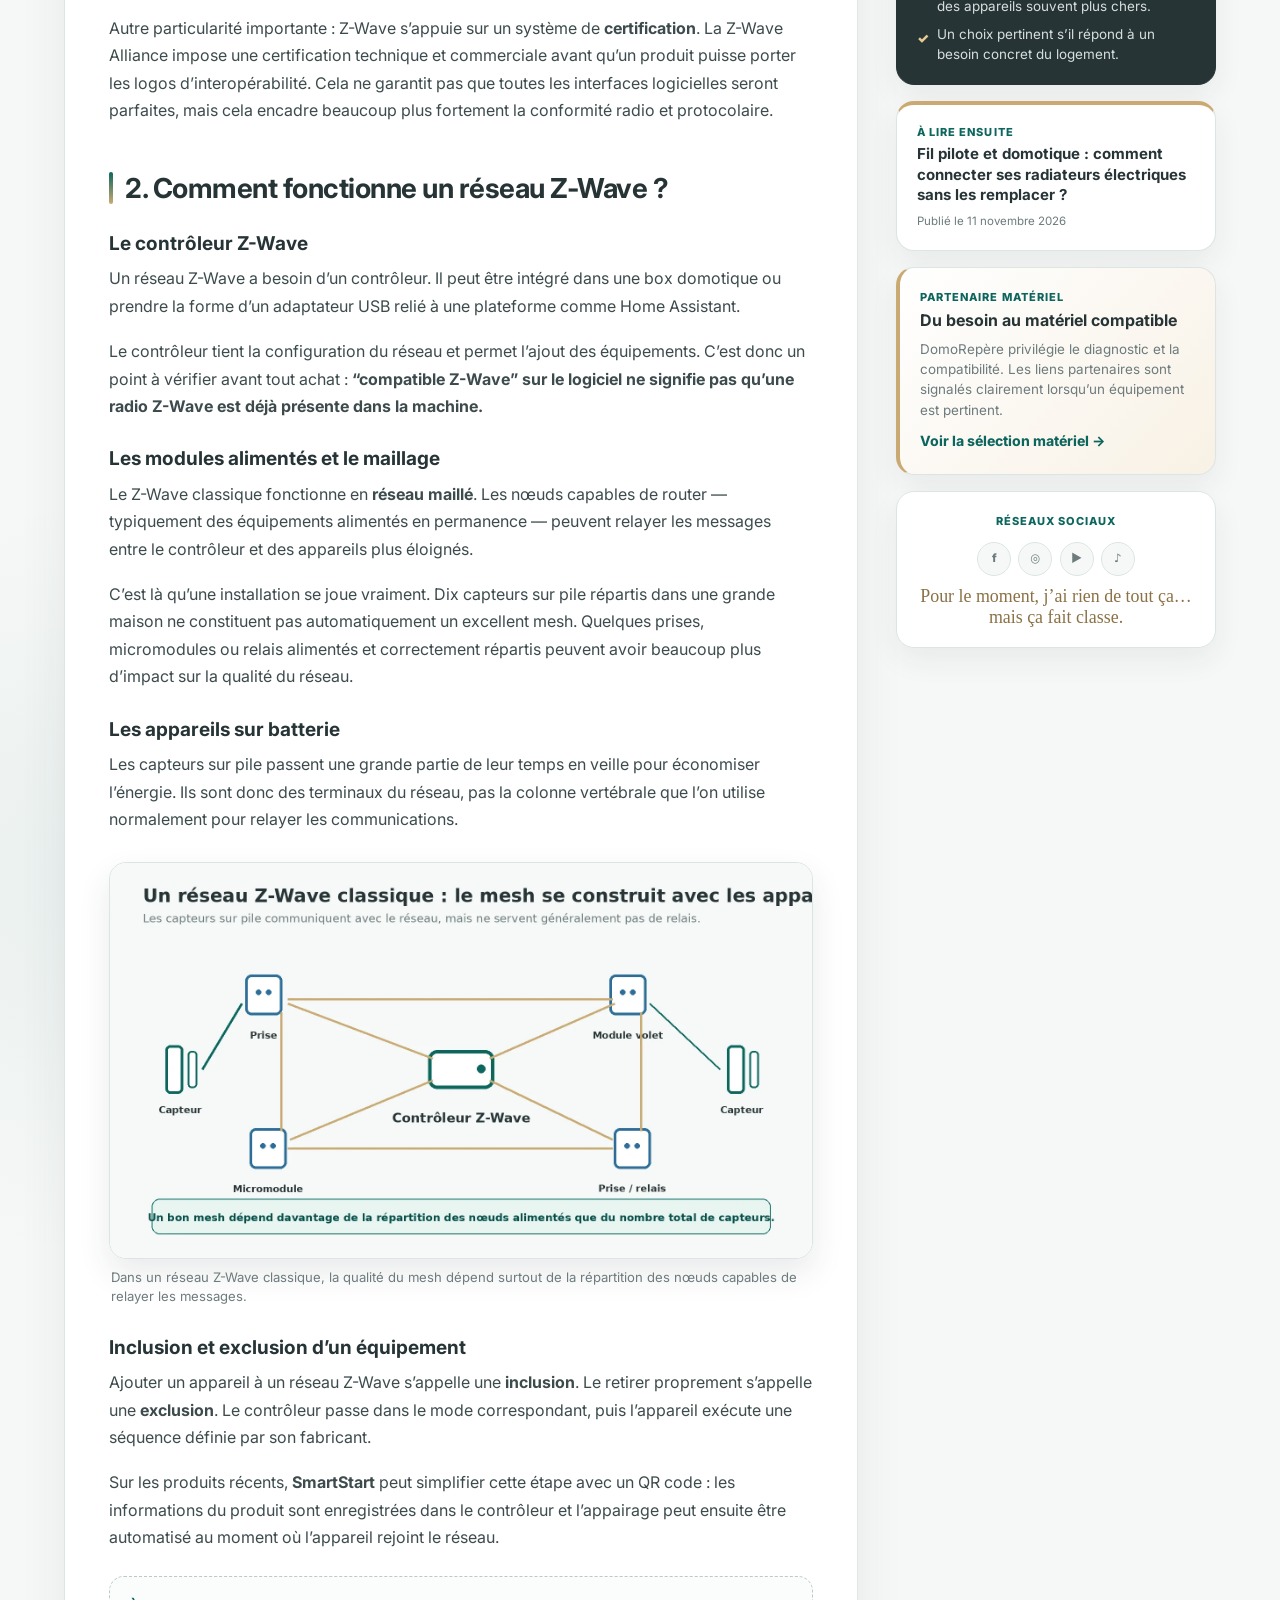
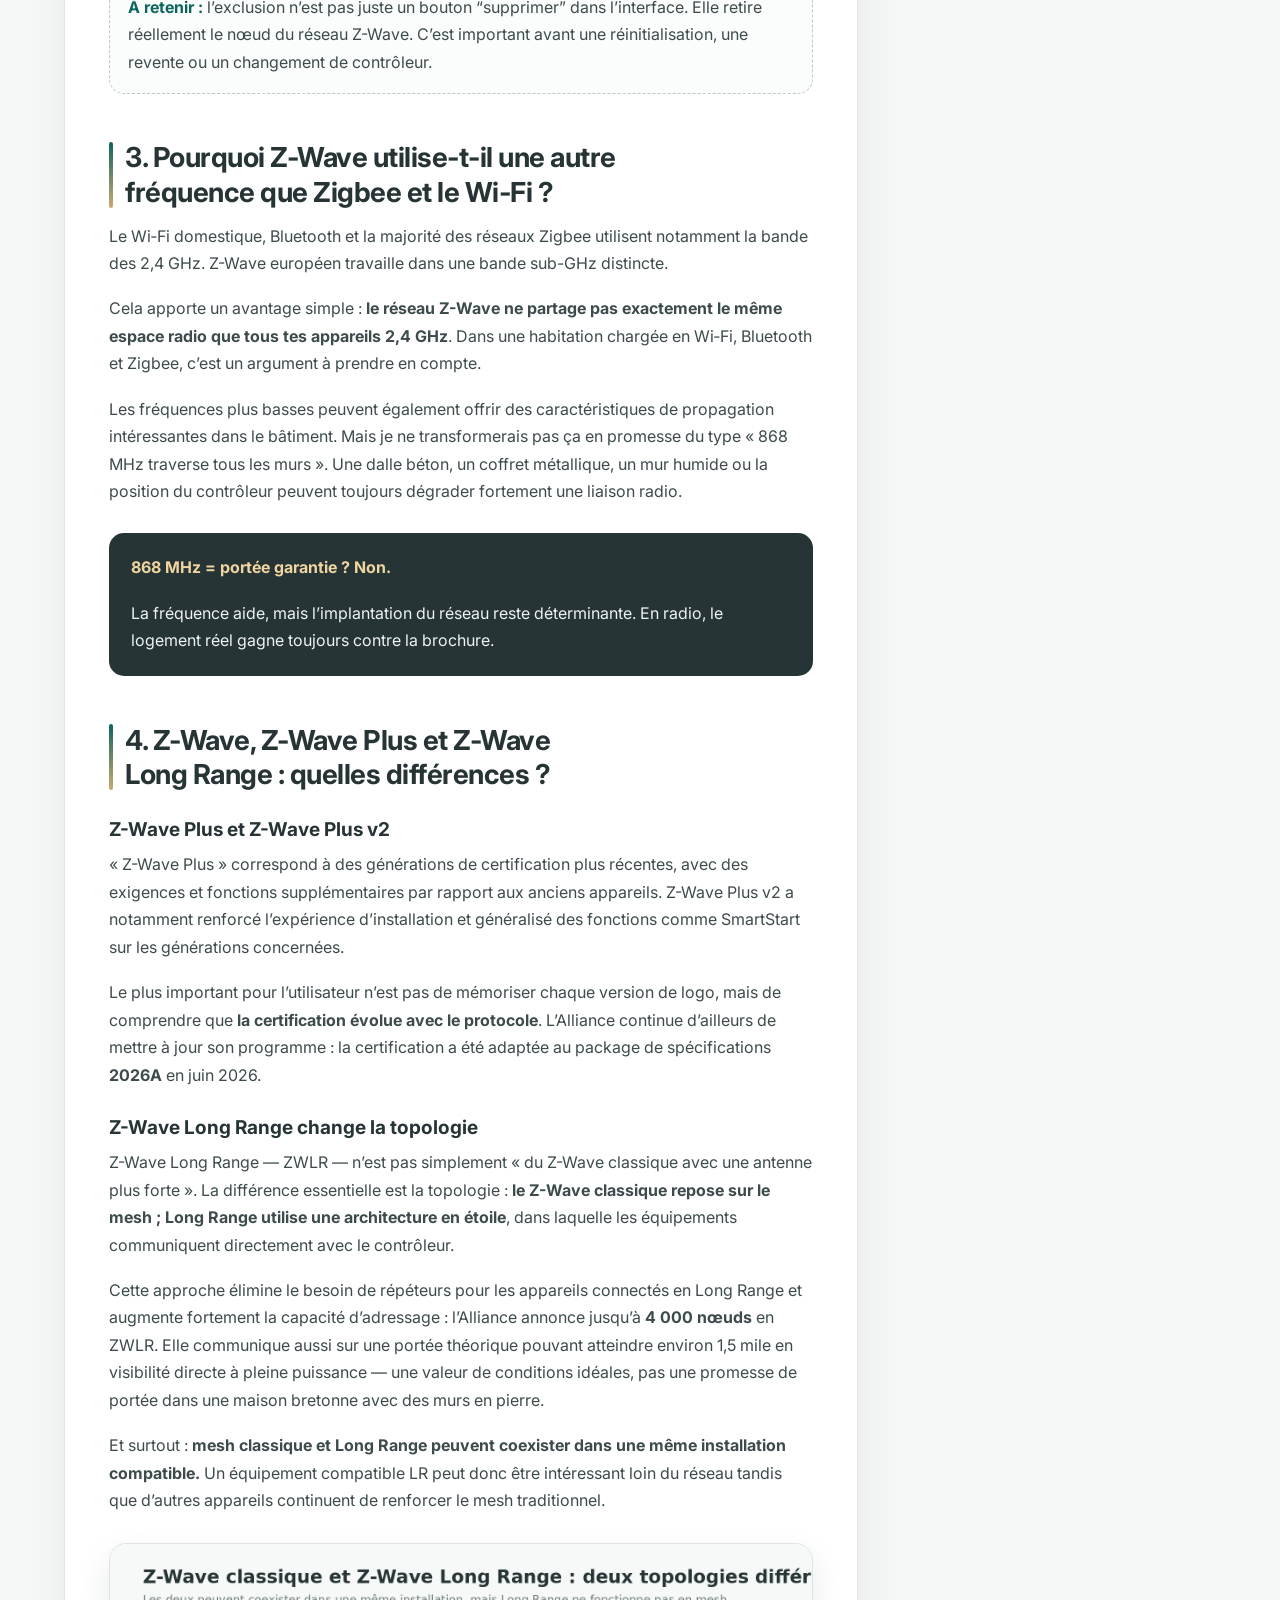
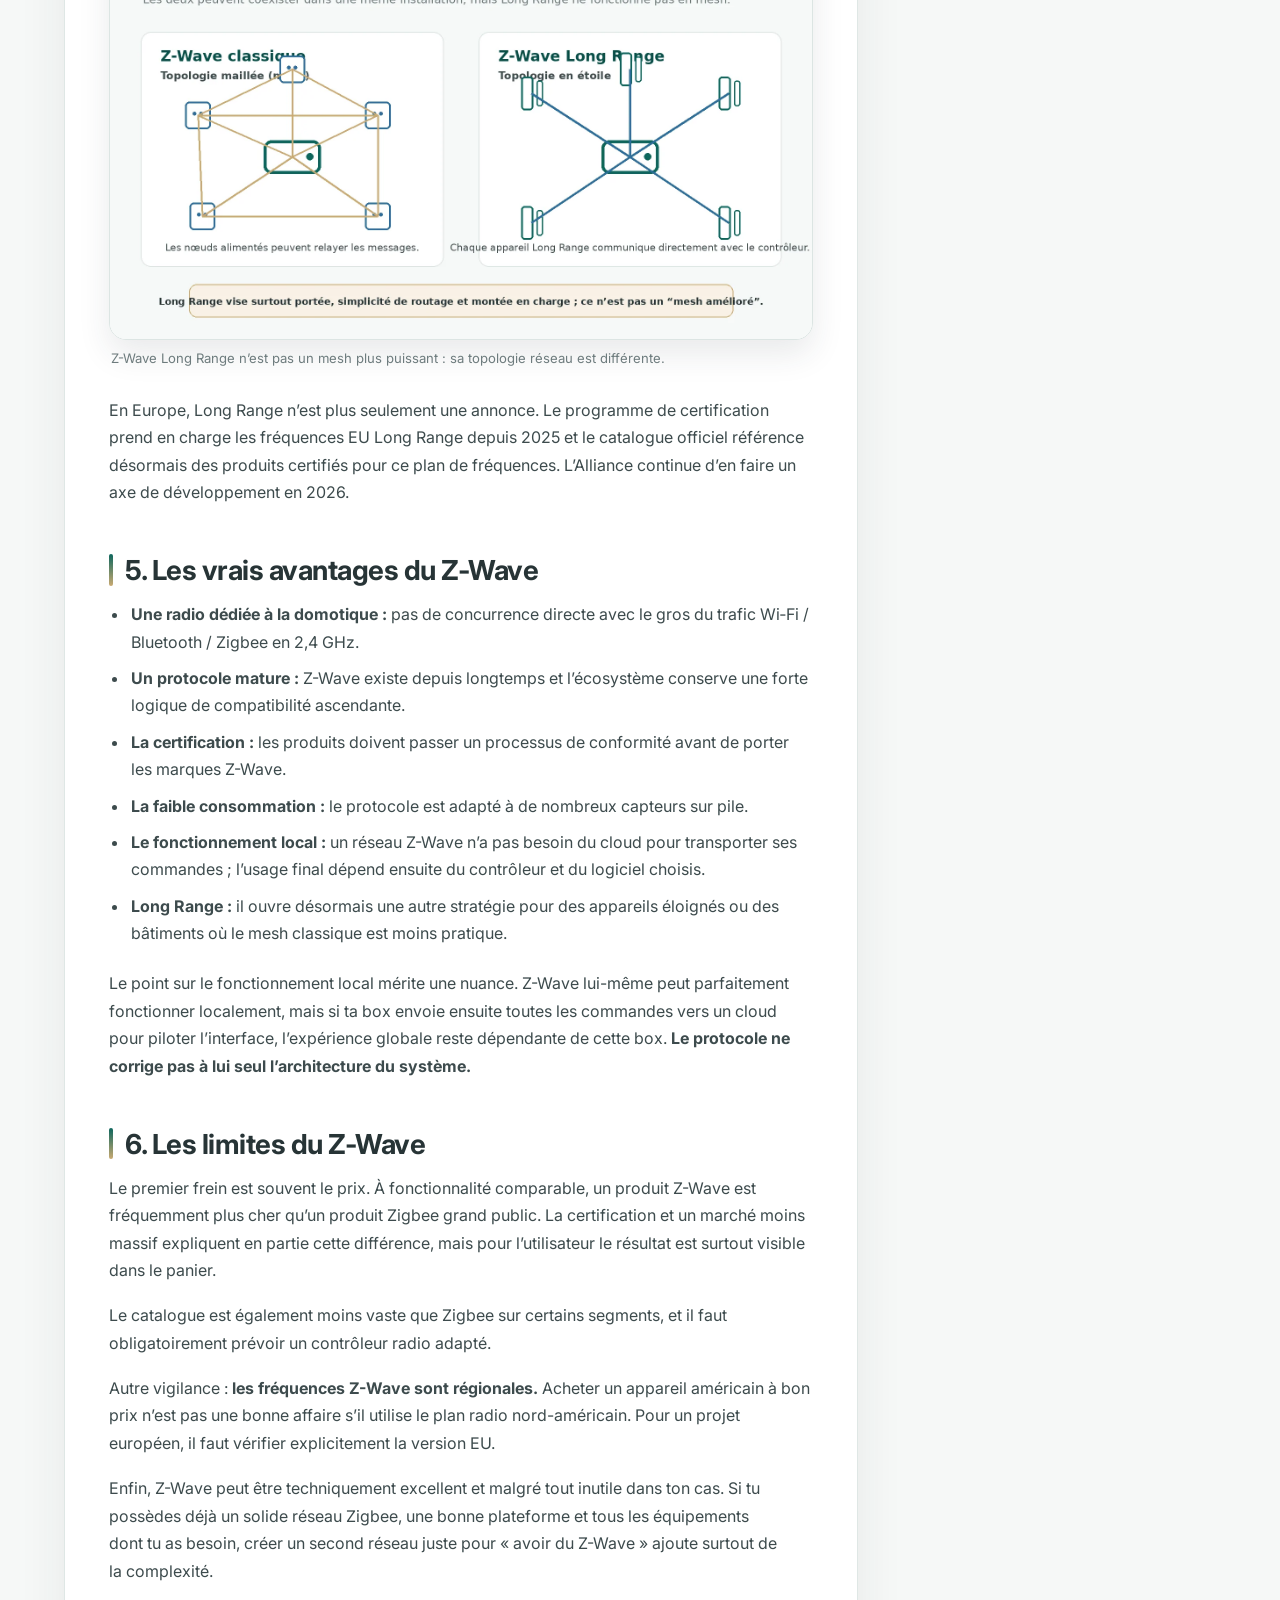
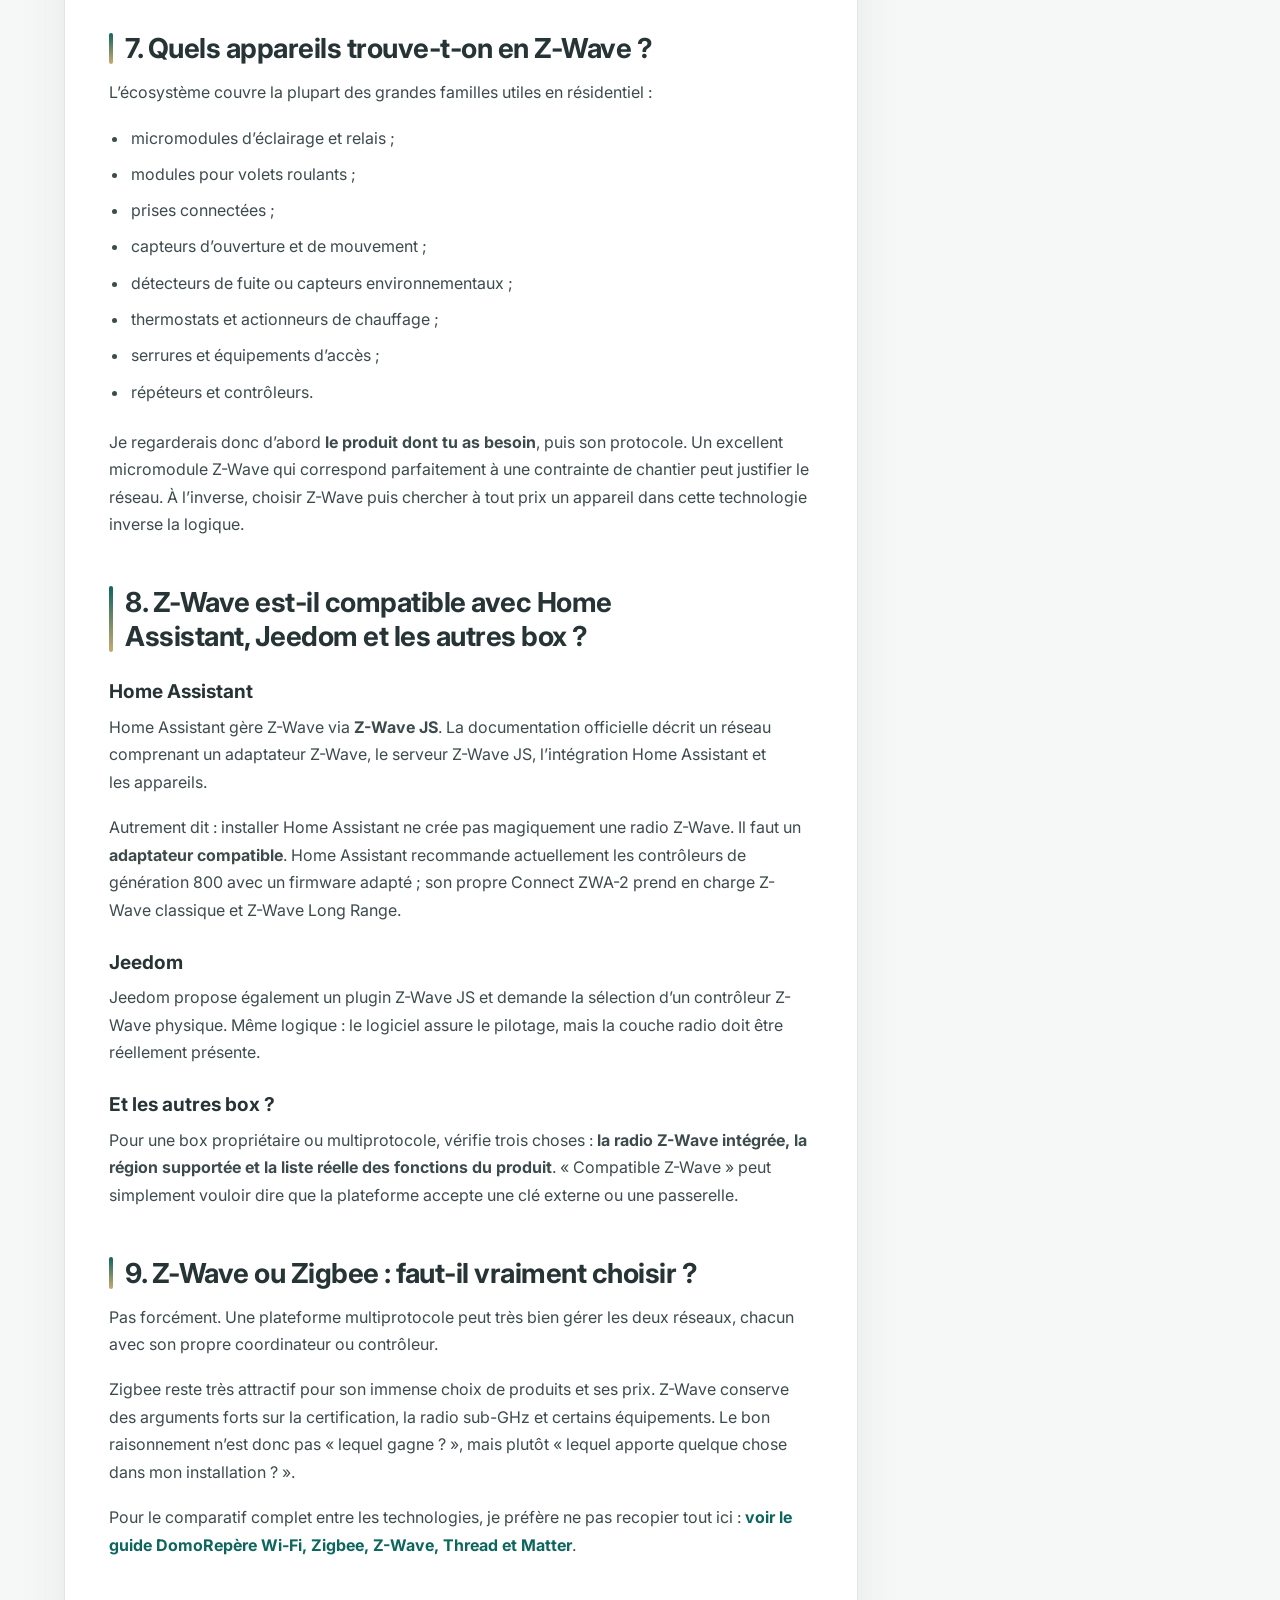
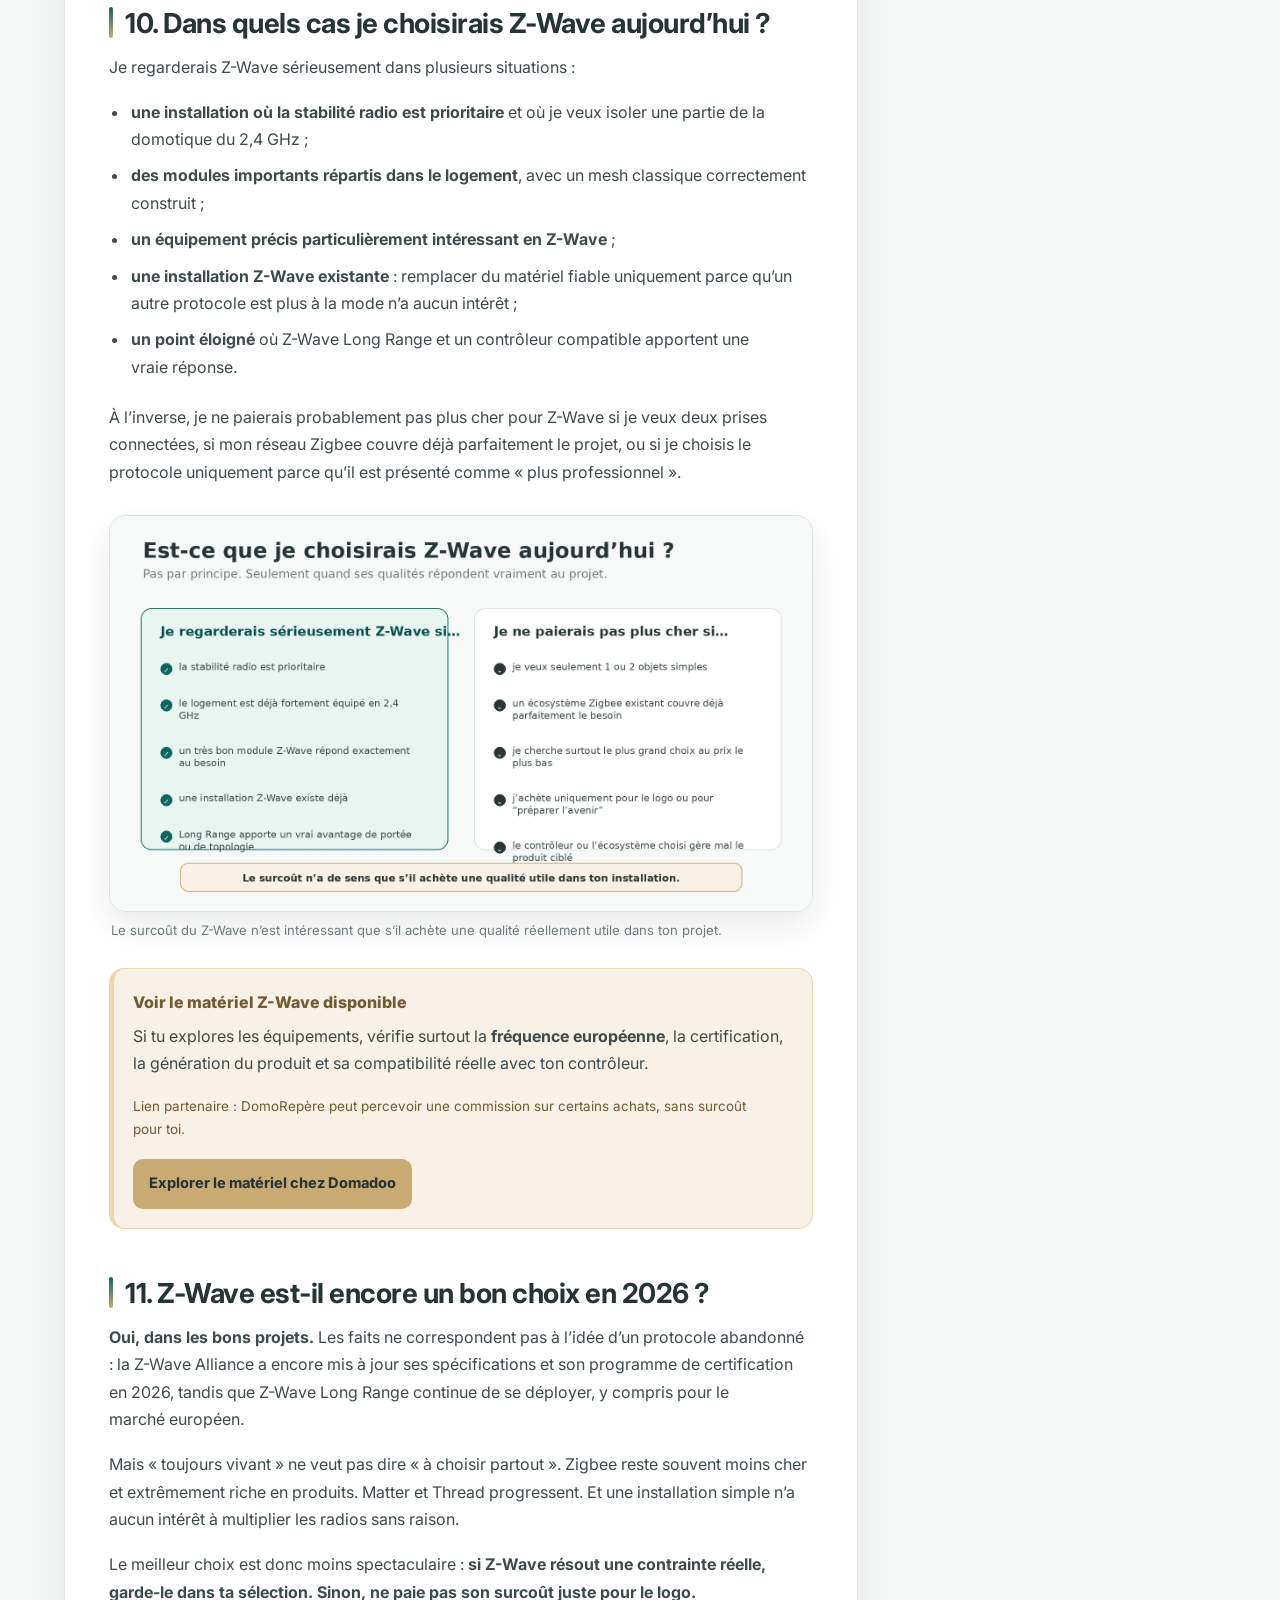
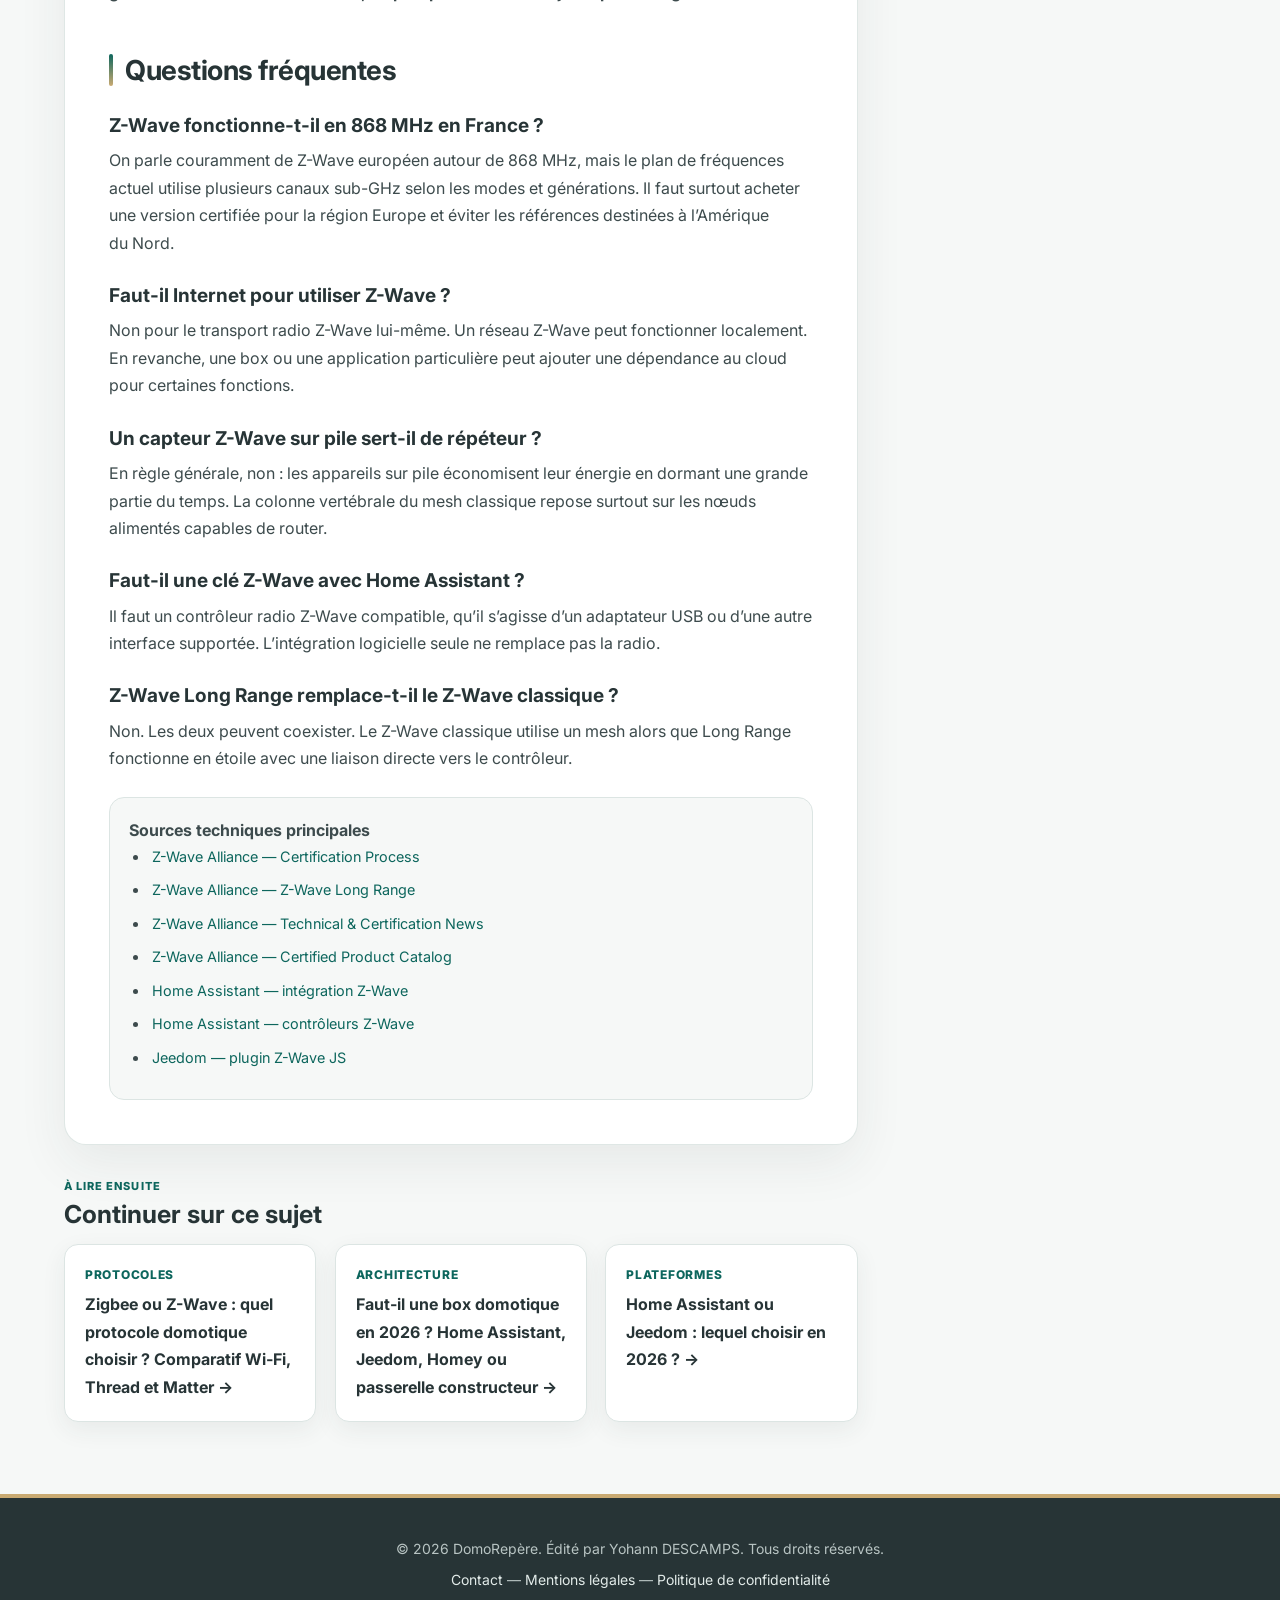
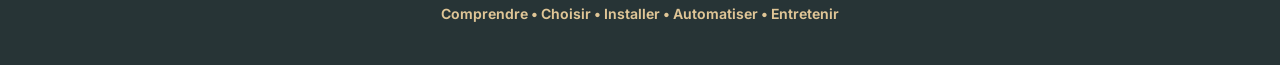
<file: z-wave-domotique.html>
<!DOCTYPE html>
<html lang="fr">
<head>
<meta charset="UTF-8">
<meta name="viewport" content="width=device-width, initial-scale=1.0">

<title>Z-Wave en domotique : fonctionnement, avantages et compatibilité en 2026 — DomoRepère</title>
<meta name="description" content="Z-Wave en domotique en 2026 : fonctionnement du réseau, 868 MHz, Z-Wave Plus, Long Range, compatibilité Home Assistant et cas où ce protocole reste pertinent.">
<link rel="canonical" href="https://domorepere.fr/z-wave-domotique.html">
<meta name="robots" content="index, follow, max-image-preview:large">
<meta name="theme-color" content="#0d665d">

<meta property="og:type" content="article">
<meta property="og:locale" content="fr_FR">
<meta property="og:site_name" content="DomoRepère">
<meta property="og:title" content="Z-Wave en domotique : fonctionnement, avantages et compatibilité en 2026 — DomoRepère">
<meta property="og:description" content="Un guide complet et sans parti pris pour comprendre ce que Z-Wave apporte encore en 2026, du mesh classique à Z-Wave Long Range.">
<meta property="og:url" content="https://domorepere.fr/z-wave-domotique.html">
<meta property="og:image" content="https://domorepere.fr/assets/brand/social-card.png">

<meta name="twitter:card" content="summary_large_image">
<meta name="twitter:title" content="Z-Wave en domotique : faut-il encore choisir ce protocole en 2026 ?">
<meta name="twitter:description" content="Réseau, 868 MHz, Z-Wave Plus, Long Range, Home Assistant, avantages et limites : le guide complet DomoRepère.">
<meta name="twitter:image" content="https://domorepere.fr/assets/brand/social-card.png">

<link rel="icon" href="assets/icons/favicon-32.png" sizes="32x32" type="image/png">
<link rel="icon" href="assets/icons/favicon-192.png" sizes="192x192" type="image/png">
<link rel="apple-touch-icon" href="assets/icons/apple-touch-icon.png" sizes="180x180">

<link rel="preconnect" href="https://fonts.googleapis.com">
<link rel="preconnect" href="https://fonts.gstatic.com" crossorigin>
<link href="https://fonts.googleapis.com/css2?family=Inter:wght@400;500;600;700;800&display=swap" rel="stylesheet">

<script src="assets/js/site-preferences.js"></script>
<link rel="stylesheet" href="assets/css/theme.css">

<style>
*{box-sizing:border-box;margin:0;padding:0}
html{scroll-behavior:smooth}
body{font-family:var(--font-body);color:var(--color-text);background:var(--color-page);line-height:1.72}
a{color:var(--brand-primary);text-decoration:none;transition:var(--motion-normal) var(--motion-easing)}
a:hover{color:var(--brand-primary-hover)}
img{max-width:100%;height:auto}
.site-header{background:var(--color-header-bg);border-bottom:1px solid var(--color-border);position:sticky;top:0;z-index:100;backdrop-filter:blur(12px)}
.nav-container{max-width:1200px;margin:0 auto;padding:.85rem 1.5rem;display:flex;justify-content:space-between;align-items:center;gap:1.5rem}
.logo{display:flex;align-items:center;gap:.7rem;color:var(--color-text-strong);font-size:1.2rem;font-weight:800;white-space:nowrap}
.logo img{height:48px;width:auto;display:block}.logo strong{color:var(--brand-primary)}
nav ul{display:flex;list-style:none;gap:1.55rem;align-items:center}
nav a{color:var(--color-text-strong);font-weight:650;font-size:.92rem}
nav a:hover,nav a.active{color:var(--brand-primary)}
.article-hero{background:linear-gradient(132deg,var(--color-hero-start) 0%,var(--color-hero-mid) 48%,var(--color-hero-end) 120%);color:var(--color-text-inverse);padding:4.6rem 1.5rem 3.6rem;position:relative;overflow:hidden}
.article-hero:after{content:"";position:absolute;width:360px;height:360px;border-radius:50%;border:1px solid rgba(201,170,114,.28);right:-160px;top:-210px}
.article-hero-inner{max-width:920px;margin:0 auto;position:relative;z-index:1}
.breadcrumb{font-size:.86rem;color:#c6d2d1;margin-bottom:1.1rem}.breadcrumb a{color:#e6cf9f}
.eyebrow{color:#e5c995;font-size:.78rem;font-weight:800;letter-spacing:.11em;text-transform:uppercase;margin-bottom:.75rem}
h1{font-size:clamp(2.05rem,5vw,3.45rem);line-height:1.08;letter-spacing:-.035em;max-width:900px}
.lead{margin-top:1rem;max-width:800px;color:#d3dddd;font-size:1.06rem}
.meta{display:flex;flex-wrap:wrap;gap:.7rem 1rem;margin-top:1.35rem;color:#c5d1cf;font-size:.88rem}
.author-line{margin-top:.65rem;color:#e6cf9f;font-size:.86rem;font-weight:600}
.page-wrap{max-width:1100px;margin:0 auto;padding:2.6rem 1.5rem 4rem}
.content-grid{display:grid;grid-template-columns:minmax(0,760px) 250px;gap:2rem;align-items:start}
.article-shell{min-width:0}
.article-body{background:var(--color-surface);border:1px solid var(--color-border);border-radius:var(--radius-md);box-shadow:var(--shadow-card);padding:2.2rem}
.article-body>p:first-child{font-size:1.06rem;color:var(--color-text-strong)}
.article-body h2{color:var(--color-text-strong);font-size:1.55rem;line-height:1.25;margin:2.3rem 0 .85rem;padding-top:.2rem;scroll-margin-top:105px}
.article-body h2:first-of-type{margin-top:1.6rem}
.article-body h3{color:var(--color-text-strong);font-size:1.15rem;line-height:1.35;margin:1.6rem 0 .55rem;scroll-margin-top:105px}
.article-body p{margin-bottom:1.1rem}
.article-body ul,.article-body ol{margin:0 0 1.4rem 1.25rem}
.article-body li{margin-bottom:.55rem;padding-left:.15rem}
.highlight-box{background:var(--color-surface-soft);border:1px solid #cfe7e1;border-left:5px solid var(--brand-primary);border-radius:12px;padding:1.15rem 1.2rem;margin:1.5rem 0}
.field-note{background:#fbfcfc;border:1px dashed var(--color-border-strong);border-radius:12px;padding:1.05rem 1.15rem;margin:1.5rem 0}
.field-note strong{color:var(--brand-primary)}
.question-box{background:var(--color-surface-inverse);color:#edf3f2;border-radius:14px;padding:1.35rem;margin:1.7rem 0}
.question-box strong{color:#efd59f}
.question-box p:last-child{margin-bottom:0}
.affiliate-box{background:var(--color-surface-accent);border:1px solid #ead7b4;border-left:5px solid var(--brand-accent);border-radius:12px;padding:1.2rem;margin:1.5rem 0}
.affiliate-box-title{color:#725b34;font-weight:800;margin-bottom:.4rem}
.article-figure{margin:1.8rem 0}
.article-figure img{display:block;width:100%;border-radius:14px;border:1px solid var(--color-border);box-shadow:var(--shadow-card)}
.article-figure figcaption{font-size:.82rem;color:var(--color-text-muted);margin-top:.55rem;line-height:1.45}
.comparison-table-wrapper{overflow-x:auto;margin:1.6rem 0}
.comparison-table{width:100%;border-collapse:collapse;font-size:.92rem}
.comparison-table th,.comparison-table td{padding:.75rem .8rem;border:1px solid var(--color-border);text-align:left;vertical-align:top}
.comparison-table th{background:var(--color-surface-soft);color:var(--color-text-strong)}
.btn{display:inline-flex;align-items:center;justify-content:center;padding:.78rem 1rem;border-radius:10px;font-size:.91rem;font-weight:750}
.btn-affiliate{background:var(--brand-accent);color:var(--color-on-accent)}
.btn-affiliate:hover{background:#b9975c;color:var(--color-on-accent)}
.sources{background:var(--color-page);border:1px solid var(--color-border);border-radius:12px;padding:1.2rem;margin-top:1.5rem}
.sources ul{margin-bottom:0}.sources li{font-size:.9rem}
.next-links{display:grid;grid-template-columns:repeat(2,minmax(0,1fr));gap:1rem;margin-top:1.3rem}
.next-card{background:var(--color-surface);border:1px solid var(--color-border);border-radius:14px;padding:1.1rem;box-shadow:var(--shadow-card)}
.next-card span{display:block;color:var(--brand-primary);font-size:.75rem;font-weight:800;text-transform:uppercase;letter-spacing:.06em;margin-bottom:.35rem}
.next-card strong{color:var(--color-text-strong);line-height:1.35}
.sidebar{position:sticky;top:88px}
.side-card{background:var(--color-surface);border:1px solid var(--color-border);border-radius:var(--radius-md);padding:1.15rem;box-shadow:var(--shadow-card);margin-bottom:1rem}
.side-card h2{font-size:1rem;color:var(--color-text-strong);margin-bottom:.65rem}
.side-card ul{list-style:none}.side-card li+li{margin-top:.55rem}
.side-card a{font-size:.88rem;line-height:1.35}.side-card p{font-size:.88rem;color:var(--color-text-muted)}
footer{background:var(--color-footer-bg);color:var(--color-text-inverse-muted);padding:2.4rem 1.5rem;text-align:center;font-size:.875rem;border-top:4px solid var(--brand-accent)}
footer a{color:#e2ebe9}.footer-tagline{color:#dfc596;font-weight:650;margin-top:.65rem}
@media(max-width:900px){.content-grid{grid-template-columns:1fr}.sidebar{position:static;display:grid;grid-template-columns:repeat(2,minmax(0,1fr));gap:1rem}.side-card{margin:0}}
@media(max-width:720px){.nav-container{flex-direction:column;gap:.7rem;padding:.7rem 1rem}nav ul{flex-wrap:wrap;justify-content:center;gap:.55rem 1rem}.article-hero{padding:3.6rem 1rem 3rem}.page-wrap{padding:2rem 1rem 3rem}.article-body{padding:1.35rem}.sidebar,.next-links{grid-template-columns:1fr}}
</style>

<link rel="stylesheet" href="assets/css/article-layout-v2.css">

<script type="application/ld+json">
{
  "@context":"https://schema.org",
  "@type":"Article",
  "headline":"Z-Wave en domotique : faut-il encore choisir ce protocole en 2026 ?",
  "description":"Z-Wave en domotique en 2026 : fonctionnement du réseau, 868 MHz, Z-Wave Plus, Long Range, compatibilité Home Assistant et cas où ce protocole reste pertinent.",
  "inLanguage":"fr-FR",
  "mainEntityOfPage":"https://domorepere.fr/z-wave-domotique.html",
  "datePublished":"2026-09-10",
  "dateModified":"2026-09-10",
  "author":{"@type":"Person","name":"Yohann DESCAMPS"},
  "publisher":{"@type":"Organization","name":"DomoRepère","url":"https://domorepere.fr/"}
}
</script>
<link rel="stylesheet" href="assets/css/mobile-fixes.css">
<link rel="stylesheet" href="assets/css/sidebar-v2.css">
<script defer src="assets/js/mobile-fixes.js"></script>
  <link href="assets/css/skip-link.css" rel="stylesheet"/>
</head>

<body class="page-article article-modern">
  <a class="skip-link" href="#main-content">Aller au contenu</a>
<header class="site-header">
  <div class="nav-container">
    <a href="index.html" class="logo"><img src="assets/brand/logo.png" alt="Logo DomoRepère"><span>Domo<strong>Repère</strong></span></a>
    <nav aria-label="Navigation principale">
      <ul>
        <li><a href="index.html">Accueil</a></li>
        <li><a href="index.html#quiz">Guide interactif</a></li>
        <li><a class="active" href="articles.html">Guides &amp; articles</a></li>
        <li><a href="mon-installation.html">Le Lab</a></li>
        <li><a href="index.html#contact">Contact</a></li>
      </ul>
    </nav>
  </div>
  <div class="reading-progress" aria-hidden="true"><span></span></div>
</header>

<main id="main-content" tabindex="-1">
<section class="article-hero">
  <div class="article-hero-inner">
    <div class="breadcrumb"><a href="index.html">Accueil</a> › <a href="articles.html">Guides</a> › Z-Wave</div>
    <div class="eyebrow">Protocole • réseau • compatibilité</div>
    <h1>Z-Wave en domotique : faut-il encore choisir ce protocole en 2026 ?</h1>
    <p class="lead">Zigbee est partout, Matter occupe les fiches marketing et Thread arrive dans de plus en plus d’appareils. Pourtant, Z-Wave continue d’évoluer. Voilà ce qu’il apporte réellement aujourd’hui — et les cas où son surcoût a du sens.</p>
    <div class="meta"><span>⏱️ 13 min</span><span>🗓️ Mis à jour le 10 septembre 2026</span><span>📚 Protocoles &amp; technologies</span></div>
    <div class="author-line">Par Yohann DESCAMPS — DomoRepère</div>
  </div>
</section>

<div class="page-wrap"><div class="content-grid">
<div class="article-shell">
<article class="article-body">

<p>Z-Wave traîne parfois une drôle d’image : pour certains, c’est le protocole domotique sérieux et fiable ; pour d’autres, c’est une technologie plus chère qu’on pourrait remplacer par du Zigbee. Les deux visions contiennent une part de vérité, mais aucune ne suffit pour choisir.</p>

<p>En 2026, Z-Wave n’est ni mort ni devenu indispensable. Il reste un protocole conçu spécifiquement pour la domotique, avec un écosystème certifié, une radio sub-GHz et maintenant une branche <strong>Z-Wave Long Range</strong> qui change une partie de l’architecture réseau. La vraie question est donc simple : <strong>qu’est-ce que Z-Wave apporte que tu peux réellement exploiter dans ton installation ?</strong></p>

<div class="highlight-box">
<strong>La position DomoRepère :</strong> je ne choisirais pas Z-Wave pour avoir “le meilleur protocole”. Je le choisirais quand sa radio, sa certification, un produit précis ou l’existant du logement justifient réellement le choix.
</div>

<h2 id="1-quest-ce-que-z-wave">1. Qu’est-ce que le protocole Z-Wave ?</h2>

<p>Z-Wave est un protocole de communication sans fil pensé pour les objets de la maison connectée : interrupteurs, micromodules, prises, capteurs, thermostats, serrures ou encore détecteurs techniques.</p>

<p>Contrairement au Wi‑Fi, son objectif n’est pas de transporter beaucoup de données. On parle surtout de petits messages : allumer, éteindre, transmettre une température, remonter l’état d’une porte ou demander la position d’un volet. C’est précisément pour ce type d’usage qu’il a été conçu.</p>

<p>En Europe, Z-Wave utilise des bandes <strong>sub-GHz autour de 868/869 MHz</strong>. On parle souvent de « Z-Wave 868 MHz », ce qui est utile pour comprendre la différence avec le Wi‑Fi et Zigbee en 2,4 GHz, mais il ne faut pas retenir une fréquence unique valable pour toutes les générations et tous les modes : le plan européen comporte plusieurs canaux et Z-Wave Long Range utilise également son propre plan de fréquences.</p>

<p>Autre particularité importante : Z-Wave s’appuie sur un système de <strong>certification</strong>. La Z-Wave Alliance impose une certification technique et commerciale avant qu’un produit puisse porter les logos d’interopérabilité. Cela ne garantit pas que toutes les interfaces logicielles seront parfaites, mais cela encadre beaucoup plus fortement la conformité radio et protocolaire.</p>

<h2 id="2-fonctionnement-reseau">2. Comment fonctionne un réseau Z-Wave ?</h2>

<h3 id="controleur">Le contrôleur Z-Wave</h3>

<p>Un réseau Z-Wave a besoin d’un contrôleur. Il peut être intégré dans une box domotique ou prendre la forme d’un adaptateur USB relié à une plateforme comme Home Assistant.</p>

<p>Le contrôleur tient la configuration du réseau et permet l’ajout des équipements. C’est donc un point à vérifier avant tout achat : <strong>“compatible Z-Wave” sur le logiciel ne signifie pas qu’une radio Z-Wave est déjà présente dans la machine.</strong></p>

<h3 id="modules-alimentes">Les modules alimentés et le maillage</h3>

<p>Le Z-Wave classique fonctionne en <strong>réseau maillé</strong>. Les nœuds capables de router — typiquement des équipements alimentés en permanence — peuvent relayer les messages entre le contrôleur et des appareils plus éloignés.</p>

<p>C’est là qu’une installation se joue vraiment. Dix capteurs sur pile répartis dans une grande maison ne constituent pas automatiquement un excellent mesh. Quelques prises, micromodules ou relais alimentés et correctement répartis peuvent avoir beaucoup plus d’impact sur la qualité du réseau.</p>

<h3 id="batterie">Les appareils sur batterie</h3>

<p>Les capteurs sur pile passent une grande partie de leur temps en veille pour économiser l’énergie. Ils sont donc des terminaux du réseau, pas la colonne vertébrale que l’on utilise normalement pour relayer les communications.</p>

<figure class="article-figure">
  <img src="assets/images/articles/z-wave/z-wave-reseau-mesh.webp"
       alt="Schéma d’un réseau Z-Wave maillé avec contrôleur, appareils alimentés servant de relais et capteurs sur pile"
       width="1600" height="900" loading="lazy" decoding="async">
  <figcaption>Dans un réseau Z-Wave classique, la qualité du mesh dépend surtout de la répartition des nœuds capables de relayer les messages.</figcaption>
</figure>

<h3 id="inclusion-exclusion">Inclusion et exclusion d’un équipement</h3>

<p>Ajouter un appareil à un réseau Z-Wave s’appelle une <strong>inclusion</strong>. Le retirer proprement s’appelle une <strong>exclusion</strong>. Le contrôleur passe dans le mode correspondant, puis l’appareil exécute une séquence définie par son fabricant.</p>

<p>Sur les produits récents, <strong>SmartStart</strong> peut simplifier cette étape avec un QR code : les informations du produit sont enregistrées dans le contrôleur et l’appairage peut ensuite être automatisé au moment où l’appareil rejoint le réseau.</p>

<div class="field-note">
<strong>À retenir :</strong> l’exclusion n’est pas juste un bouton “supprimer” dans l’interface. Elle retire réellement le nœud du réseau Z-Wave. C’est important avant une réinitialisation, une revente ou un changement de contrôleur.
</div>

<h2 id="3-frequence-868">3. Pourquoi Z-Wave utilise-t-il une autre fréquence que Zigbee et le Wi‑Fi ?</h2>

<p>Le Wi‑Fi domestique, Bluetooth et la majorité des réseaux Zigbee utilisent notamment la bande des 2,4 GHz. Z-Wave européen travaille dans une bande sub-GHz distincte.</p>

<p>Cela apporte un avantage simple : <strong>le réseau Z-Wave ne partage pas exactement le même espace radio que tous tes appareils 2,4 GHz</strong>. Dans une habitation chargée en Wi‑Fi, Bluetooth et Zigbee, c’est un argument à prendre en compte.</p>

<p>Les fréquences plus basses peuvent également offrir des caractéristiques de propagation intéressantes dans le bâtiment. Mais je ne transformerais pas ça en promesse du type « 868 MHz traverse tous les murs ». Une dalle béton, un coffret métallique, un mur humide ou la position du contrôleur peuvent toujours dégrader fortement une liaison radio.</p>

<div class="question-box">
<p><strong>868 MHz = portée garantie ? Non.</strong></p>
<p>La fréquence aide, mais l’implantation du réseau reste déterminante. En radio, le logement réel gagne toujours contre la brochure.</p>
</div>

<h2 id="4-plus-long-range">4. Z-Wave, Z-Wave Plus et Z-Wave Long Range : quelles différences ?</h2>

<h3>Z-Wave Plus et Z-Wave Plus v2</h3>

<p>« Z-Wave Plus » correspond à des générations de certification plus récentes, avec des exigences et fonctions supplémentaires par rapport aux anciens appareils. Z-Wave Plus v2 a notamment renforcé l’expérience d’installation et généralisé des fonctions comme SmartStart sur les générations concernées.</p>

<p>Le plus important pour l’utilisateur n’est pas de mémoriser chaque version de logo, mais de comprendre que <strong>la certification évolue avec le protocole</strong>. L’Alliance continue d’ailleurs de mettre à jour son programme : la certification a été adaptée au package de spécifications <strong>2026A</strong> en juin 2026.</p>

<h3>Z-Wave Long Range change la topologie</h3>

<p>Z-Wave Long Range — ZWLR — n’est pas simplement « du Z-Wave classique avec une antenne plus forte ». La différence essentielle est la topologie : <strong>le Z-Wave classique repose sur le mesh ; Long Range utilise une architecture en étoile</strong>, dans laquelle les équipements communiquent directement avec le contrôleur.</p>

<p>Cette approche élimine le besoin de répéteurs pour les appareils connectés en Long Range et augmente fortement la capacité d’adressage : l’Alliance annonce jusqu’à <strong>4 000 nœuds</strong> en ZWLR. Elle communique aussi sur une portée théorique pouvant atteindre environ 1,5 mile en visibilité directe à pleine puissance — une valeur de conditions idéales, pas une promesse de portée dans une maison bretonne avec des murs en pierre.</p>

<p>Et surtout : <strong>mesh classique et Long Range peuvent coexister dans une même installation compatible.</strong> Un équipement compatible LR peut donc être intéressant loin du réseau tandis que d’autres appareils continuent de renforcer le mesh traditionnel.</p>

<figure class="article-figure">
  <img src="assets/images/articles/z-wave/z-wave-classique-vs-long-range.webp"
       alt="Comparaison entre le réseau maillé Z-Wave classique et la topologie en étoile Z-Wave Long Range"
       width="1600" height="900" loading="lazy" decoding="async">
  <figcaption>Z-Wave Long Range n’est pas un mesh plus puissant : sa topologie réseau est différente.</figcaption>
</figure>

<p>En Europe, Long Range n’est plus seulement une annonce. Le programme de certification prend en charge les fréquences EU Long Range depuis 2025 et le catalogue officiel référence désormais des produits certifiés pour ce plan de fréquences. L’Alliance continue d’en faire un axe de développement en 2026.</p>

<h2 id="5-avantages">5. Les vrais avantages du Z-Wave</h2>

<ul>
<li><strong>Une radio dédiée à la domotique :</strong> pas de concurrence directe avec le gros du trafic Wi‑Fi / Bluetooth / Zigbee en 2,4 GHz.</li>
<li><strong>Un protocole mature :</strong> Z-Wave existe depuis longtemps et l’écosystème conserve une forte logique de compatibilité ascendante.</li>
<li><strong>La certification :</strong> les produits doivent passer un processus de conformité avant de porter les marques Z-Wave.</li>
<li><strong>La faible consommation :</strong> le protocole est adapté à de nombreux capteurs sur pile.</li>
<li><strong>Le fonctionnement local :</strong> un réseau Z-Wave n’a pas besoin du cloud pour transporter ses commandes ; l’usage final dépend ensuite du contrôleur et du logiciel choisis.</li>
<li><strong>Long Range :</strong> il ouvre désormais une autre stratégie pour des appareils éloignés ou des bâtiments où le mesh classique est moins pratique.</li>
</ul>

<p>Le point sur le fonctionnement local mérite une nuance. Z-Wave lui-même peut parfaitement fonctionner localement, mais si ta box envoie ensuite toutes les commandes vers un cloud pour piloter l’interface, l’expérience globale reste dépendante de cette box. <strong>Le protocole ne corrige pas à lui seul l’architecture du système.</strong></p>

<h2 id="6-limites">6. Les limites du Z-Wave</h2>

<p>Le premier frein est souvent le prix. À fonctionnalité comparable, un produit Z-Wave est fréquemment plus cher qu’un produit Zigbee grand public. La certification et un marché moins massif expliquent en partie cette différence, mais pour l’utilisateur le résultat est surtout visible dans le panier.</p>

<p>Le catalogue est également moins vaste que Zigbee sur certains segments, et il faut obligatoirement prévoir un contrôleur radio adapté.</p>

<p>Autre vigilance : <strong>les fréquences Z-Wave sont régionales.</strong> Acheter un appareil américain à bon prix n’est pas une bonne affaire s’il utilise le plan radio nord-américain. Pour un projet européen, il faut vérifier explicitement la version EU.</p>

<p>Enfin, Z-Wave peut être techniquement excellent et malgré tout inutile dans ton cas. Si tu possèdes déjà un solide réseau Zigbee, une bonne plateforme et tous les équipements dont tu as besoin, créer un second réseau juste pour « avoir du Z-Wave » ajoute surtout de la complexité.</p>

<h2 id="7-appareils">7. Quels appareils trouve-t-on en Z-Wave ?</h2>

<p>L’écosystème couvre la plupart des grandes familles utiles en résidentiel :</p>
<ul>
<li>micromodules d’éclairage et relais ;</li>
<li>modules pour volets roulants ;</li>
<li>prises connectées ;</li>
<li>capteurs d’ouverture et de mouvement ;</li>
<li>détecteurs de fuite ou capteurs environnementaux ;</li>
<li>thermostats et actionneurs de chauffage ;</li>
<li>serrures et équipements d’accès ;</li>
<li>répéteurs et contrôleurs.</li>
</ul>

<p>Je regarderais donc d’abord <strong>le produit dont tu as besoin</strong>, puis son protocole. Un excellent micromodule Z-Wave qui correspond parfaitement à une contrainte de chantier peut justifier le réseau. À l’inverse, choisir Z-Wave puis chercher à tout prix un appareil dans cette technologie inverse la logique.</p>

<h2 id="8-compatibilite-box">8. Z-Wave est-il compatible avec Home Assistant, Jeedom et les autres box ?</h2>

<h3>Home Assistant</h3>

<p>Home Assistant gère Z-Wave via <strong>Z-Wave JS</strong>. La documentation officielle décrit un réseau comprenant un adaptateur Z-Wave, le serveur Z-Wave JS, l’intégration Home Assistant et les appareils.</p>

<p>Autrement dit : installer Home Assistant ne crée pas magiquement une radio Z-Wave. Il faut un <strong>adaptateur compatible</strong>. Home Assistant recommande actuellement les contrôleurs de génération 800 avec un firmware adapté ; son propre Connect ZWA-2 prend en charge Z-Wave classique et Z-Wave Long Range.</p>

<h3>Jeedom</h3>

<p>Jeedom propose également un plugin Z-Wave JS et demande la sélection d’un contrôleur Z-Wave physique. Même logique : le logiciel assure le pilotage, mais la couche radio doit être réellement présente.</p>

<h3>Et les autres box ?</h3>

<p>Pour une box propriétaire ou multiprotocole, vérifie trois choses : <strong>la radio Z-Wave intégrée, la région supportée et la liste réelle des fonctions du produit</strong>. « Compatible Z-Wave » peut simplement vouloir dire que la plateforme accepte une clé externe ou une passerelle.</p>

<h2 id="9-z-wave-ou-zigbee">9. Z-Wave ou Zigbee : faut-il vraiment choisir ?</h2>

<p>Pas forcément. Une plateforme multiprotocole peut très bien gérer les deux réseaux, chacun avec son propre coordinateur ou contrôleur.</p>

<p>Zigbee reste très attractif pour son immense choix de produits et ses prix. Z-Wave conserve des arguments forts sur la certification, la radio sub-GHz et certains équipements. Le bon raisonnement n’est donc pas « lequel gagne ? », mais plutôt « lequel apporte quelque chose dans mon installation ? ».</p>

<p>Pour le comparatif complet entre les technologies, je préfère ne pas recopier tout ici : <a href="article-2.html"><strong>voir le guide DomoRepère Wi‑Fi, Zigbee, Z-Wave, Thread et Matter</strong></a>.</p>

<h2 id="10-cas-choix">10. Dans quels cas je choisirais Z-Wave aujourd’hui ?</h2>

<p>Je regarderais Z-Wave sérieusement dans plusieurs situations :</p>

<ul>
<li><strong>une installation où la stabilité radio est prioritaire</strong> et où je veux isoler une partie de la domotique du 2,4 GHz ;</li>
<li><strong>des modules importants répartis dans le logement</strong>, avec un mesh classique correctement construit ;</li>
<li><strong>un équipement précis particulièrement intéressant en Z-Wave</strong> ;</li>
<li><strong>une installation Z-Wave existante</strong> : remplacer du matériel fiable uniquement parce qu’un autre protocole est plus à la mode n’a aucun intérêt ;</li>
<li><strong>un point éloigné</strong> où Z-Wave Long Range et un contrôleur compatible apportent une vraie réponse.</li>
</ul>

<p>À l’inverse, je ne paierais probablement pas plus cher pour Z-Wave si je veux deux prises connectées, si mon réseau Zigbee couvre déjà parfaitement le projet, ou si je choisis le protocole uniquement parce qu’il est présenté comme « plus professionnel ».</p>

<figure class="article-figure">
  <img src="assets/images/articles/z-wave/faut-il-choisir-z-wave-2026.webp"
       alt="Aide à la décision DomoRepère indiquant dans quels cas choisir ou ne pas choisir Z-Wave en 2026"
       width="1600" height="900" loading="lazy" decoding="async">
  <figcaption>Le surcoût du Z-Wave n’est intéressant que s’il achète une qualité réellement utile dans ton projet.</figcaption>
</figure>

<div class="affiliate-box">
  <div class="affiliate-box-title">Voir le matériel Z-Wave disponible</div>
  <p>Si tu explores les équipements, vérifie surtout la <strong>fréquence européenne</strong>, la certification, la génération du produit et sa compatibilité réelle avec ton contrôleur.</p>
  <p style="font-size:.84rem;color:#725b34">Lien partenaire : DomoRepère peut percevoir une commission sur certains achats, sans surcoût pour toi.</p>
  <a class="btn btn-affiliate" href="https://www.domadoo.fr/fr/?domid=147" rel="noopener sponsored" target="_blank">Explorer le matériel chez Domadoo</a>
</div>

<h2 id="11-bon-choix-2026">11. Z-Wave est-il encore un bon choix en 2026 ?</h2>

<p><strong>Oui, dans les bons projets.</strong> Les faits ne correspondent pas à l’idée d’un protocole abandonné : la Z-Wave Alliance a encore mis à jour ses spécifications et son programme de certification en 2026, tandis que Z-Wave Long Range continue de se déployer, y compris pour le marché européen.</p>

<p>Mais « toujours vivant » ne veut pas dire « à choisir partout ». Zigbee reste souvent moins cher et extrêmement riche en produits. Matter et Thread progressent. Et une installation simple n’a aucun intérêt à multiplier les radios sans raison.</p>

<p>Le meilleur choix est donc moins spectaculaire : <strong>si Z-Wave résout une contrainte réelle, garde-le dans ta sélection. Sinon, ne paie pas son surcoût juste pour le logo.</strong></p>

<h2 id="faq">Questions fréquentes</h2>

<h3>Z-Wave fonctionne-t-il en 868 MHz en France ?</h3>
<p>On parle couramment de Z-Wave européen autour de 868 MHz, mais le plan de fréquences actuel utilise plusieurs canaux sub-GHz selon les modes et générations. Il faut surtout acheter une version certifiée pour la région Europe et éviter les références destinées à l’Amérique du Nord.</p>

<h3>Faut-il Internet pour utiliser Z-Wave ?</h3>
<p>Non pour le transport radio Z-Wave lui-même. Un réseau Z-Wave peut fonctionner localement. En revanche, une box ou une application particulière peut ajouter une dépendance au cloud pour certaines fonctions.</p>

<h3>Un capteur Z-Wave sur pile sert-il de répéteur ?</h3>
<p>En règle générale, non : les appareils sur pile économisent leur énergie en dormant une grande partie du temps. La colonne vertébrale du mesh classique repose surtout sur les nœuds alimentés capables de router.</p>

<h3>Faut-il une clé Z-Wave avec Home Assistant ?</h3>
<p>Il faut un contrôleur radio Z-Wave compatible, qu’il s’agisse d’un adaptateur USB ou d’une autre interface supportée. L’intégration logicielle seule ne remplace pas la radio.</p>

<h3>Z-Wave Long Range remplace-t-il le Z-Wave classique ?</h3>
<p>Non. Les deux peuvent coexister. Le Z-Wave classique utilise un mesh alors que Long Range fonctionne en étoile avec une liaison directe vers le contrôleur.</p>

<div class="sources">
<strong>Sources techniques principales</strong>
<ul>
<li><a href="https://z-wavealliance.org/development-process-overview-2/" target="_blank" rel="noopener">Z-Wave Alliance — Certification Process</a></li>
<li><a href="https://z-wavealliance.org/z-wave-long-range-technology/" target="_blank" rel="noopener">Z-Wave Alliance — Z-Wave Long Range</a></li>
<li><a href="https://z-wavealliance.org/zwa-certification-news/" target="_blank" rel="noopener">Z-Wave Alliance — Technical &amp; Certification News</a></li>
<li><a href="https://products.z-wavealliance.org/" target="_blank" rel="noopener">Z-Wave Alliance — Certified Product Catalog</a></li>
<li><a href="https://www.home-assistant.io/integrations/zwave_js" target="_blank" rel="noopener">Home Assistant — intégration Z-Wave</a></li>
<li><a href="https://www.home-assistant.io/docs/z-wave/controllers/" target="_blank" rel="noopener">Home Assistant — contrôleurs Z-Wave</a></li>
<li><a href="https://doc.jeedom.com/fr_FR/plugins/automation%20protocol/zwavejs/" target="_blank" rel="noopener">Jeedom — plugin Z-Wave JS</a></li>
</ul>
</div>

</article>

<div class="next-links">
  <a class="next-card" href="article-2.html"><span>Comparer les protocoles</span><strong>Wi‑Fi, Zigbee, Z-Wave, Thread ou Matter →</strong></a>
  <a class="next-card" href="article-1.html"><span>Repartir des bases</span><strong>Débuter en domotique →</strong></a>
</div>
</div>

<aside class="sidebar" aria-label="Repères de lecture">
<section class="side-card toc-card">
<button class="toc-toggle" type="button" aria-expanded="true" aria-controls="article-toc">
  <span><span class="side-kicker">Navigation</span><strong>Dans ce guide</strong></span>
  <span class="toc-chevron" aria-hidden="true"></span>
</button>
<nav class="toc-nav" id="article-toc" aria-label="Sommaire de l'article">
<ol>
<li><a href="#1-quest-ce-que-z-wave">Qu’est-ce que Z-Wave ?</a></li>
<li><a href="#2-fonctionnement-reseau">Fonctionnement du réseau</a></li>
<li><a href="#3-frequence-868">Pourquoi le 868 MHz ?</a></li>
<li><a href="#4-plus-long-range">Plus &amp; Long Range</a></li>
<li><a href="#5-avantages">Les avantages</a></li>
<li><a href="#6-limites">Les limites</a></li>
<li><a href="#7-appareils">Les appareils</a></li>
<li><a href="#8-compatibilite-box">Home Assistant &amp; box</a></li>
<li><a href="#9-z-wave-ou-zigbee">Z-Wave ou Zigbee</a></li>
<li><a href="#10-cas-choix">Quand je le choisirais</a></li>
<li><a href="#11-bon-choix-2026">Encore pertinent en 2026 ?</a></li>
<li><a href="#faq">Questions fréquentes</a></li>
</ol>
</nav>
</section>

<section class="side-card takeaway-card">
<span class="side-kicker">L’essentiel</span>
<h2>À retenir avant de choisir</h2>
<ul>
  <li>Une radio sub-GHz moins exposée au Wi-Fi 2,4 GHz.</li>
  <li>Une certification plus encadrée, mais des appareils souvent plus chers.</li>
  <li>Un choix pertinent s’il répond à un besoin concret du logement.</li>
</ul>
</section>
</aside>

</div></div>
</main>

<footer>
<p>© 2026 DomoRepère. Édité par Yohann DESCAMPS. Tous droits réservés.</p>
<p style="margin-top:.45rem"><a href="index.html#contact">Contact</a> — <a href="mentions-legales.html">Mentions légales</a> — <a href="politique-de-confidentialite.html">Politique de confidentialité</a></p>
<div class="footer-tagline">Comprendre • Choisir • Installer • Automatiser • Entretenir</div>
</footer>
<script src="assets/js/article-layout-v2.js" defer></script>
<script src="assets/js/sidebar-v2.js" defer></script>
</body>
</html>
</file>
<file: assets/css/theme.css>
/*
 * Thème et préférences d’affichage DomoRepère.
 * Les variables sémantiques pilotent le mode Jour/Nuit et les options d’accessibilité.
 */

:root {
  /* Marque */
  --brand-primary: #0d665d;
  --brand-primary-hover: #084f49;
  --brand-accent: #c9aa72;
  --brand-accent-hover: #ad8b50;

  /* Page et surfaces */
  --color-page: #f6f8f7;
  --color-surface: #ffffff;
  --color-surface-soft: #eaf5f2;
  --color-surface-accent: #f8f1e5;
  --color-surface-inverse: #273436;

  /* Textes */
  --color-text: #3d4b4d;
  --color-text-strong: #273436;
  --color-text-muted: #6d7b7d;
  --color-text-inverse: #ffffff;
  --color-text-inverse-muted: #b8c4c3;

  /* Bordures et états */
  --color-border: #dce5e3;
  --color-border-strong: #b8cbc7;
  --color-danger: #a33d36;
  --color-danger-soft: #fff4f1;
  --color-warning: #b56e22;
  --color-warning-soft: #fff6e9;

  /* Couleurs de composants */
  --color-on-accent: #273436;
  --color-button-secondary: #e8eeec;
  --color-highlight-border: #cfe7e1;
  --color-affiliate-border: #ead7b4;
  --color-accent-title: #725b34;
  --color-accent-text: #715b36;
  --color-accent-text-muted: #806a44;
  --color-accent-tag: #755d31;
  --color-danger-border: #f2d7d0;
  --color-danger-heading: #7f302b;
  --color-note-surface: #fbfcfc;
  --color-note-border: #cfe3df;
  --color-note-text: #476461;
  --color-warning-panel-bg: #fffbeb;
  --color-warning-panel-border: #fde68a;
  --color-warning-panel-text: #92400e;
  --color-danger-panel-bg: #fef2f2;
  --color-danger-panel-border: #fecaca;
  --color-danger-panel-text: #991b1b;
  --color-warm-surface: #fffdf9;
  --color-warm-border: #eadfc9;
  --color-warm-text: #586769;
  --color-warm-accent: #8b7145;
  --color-lab-surface-end: #eef6f3;
  --color-footer-link: #e2ebe9;
  --color-footer-tagline: #dfc596;

  /* Liens et focus */
  --color-link: #0d665d;
  --color-link-hover: #084f49;
  --color-focus: #c9aa72;
  --link-decoration: none;
  --link-underline-thickness: auto;

  /* Zones structurelles */
  --color-header-bg: rgba(255, 255, 255, 0.96);
  --color-footer-bg: #273436;
  --color-hero-start: #263537;
  --color-hero-mid: #1d4140;
  --color-hero-end: #0d665d;
  --color-field-bg: #ffffff;

  /* Typographie */
  --font-body: "Inter", system-ui, -apple-system, sans-serif;
  --font-handwritten: "Caveat", cursive;
  --font-size-root: 100%;
  --line-height-body: 1.7;
  --line-height-heading: 1.2;

  /* Espacements */
  --paragraph-gap: 1rem;
  --list-item-gap: 0.55rem;
  --section-space: 4rem;
  --card-padding: 1.25rem;
  --control-min-height: 44px;

  /* Formes et reliefs */
  --border-width: 1px;
  --radius-sm: 10px;
  --radius-md: 16px;
  --radius-lg: 22px;
  --radius-pill: 999px;
  --shadow-card: 0 8px 24px rgba(39, 52, 54, 0.07);
  --shadow-elevated: 0 18px 45px rgba(39, 52, 54, 0.11);

  /* Animations */
  --motion-fast: 0.16s;
  --motion-normal: 0.2s;
  --motion-easing: ease;
}


/* ─────────────────────────────────────────────────────────────
   Thèmes
   ───────────────────────────────────────────────────────────── */

html {
  font-size: var(--font-size-root);
  color-scheme: light;
}

:root[data-theme="dark"] {
  color-scheme: dark;

  --brand-primary: #1f7f74;
  --brand-primary-hover: #17685f;
  --brand-accent: #d9bd83;
  --brand-accent-hover: #e4ca94;

  --color-page: #0f1516;
  --color-surface: #182022;
  --color-surface-soft: #1b302e;
  --color-surface-accent: #2b261e;
  --color-surface-inverse: #0c2625;

  --color-text: #dce7e5;
  --color-text-strong: #f4f7f6;
  --color-text-muted: #acb9b7;
  --color-text-inverse: #ffffff;
  --color-text-inverse-muted: #c7d2d0;

  --color-border: #314042;
  --color-border-strong: #506463;
  --color-danger: #f19a90;
  --color-danger-soft: #321d1d;
  --color-warning: #e2b36f;
  --color-warning-soft: #332819;

  --color-on-accent: #273436;
  --color-button-secondary: #1b302e;
  --color-highlight-border: #3d5d59;
  --color-affiliate-border: #6e5934;
  --color-accent-title: #f0d59d;
  --color-accent-text: #e8cf9a;
  --color-accent-text-muted: #d9c28f;
  --color-accent-tag: #e6ce99;
  --color-danger-border: #71423d;
  --color-danger-heading: #ffaaa1;
  --color-note-surface: #182526;
  --color-note-border: #3b5b57;
  --color-note-text: #c4d4d2;
  --color-warning-panel-bg: #312817;
  --color-warning-panel-border: #806633;
  --color-warning-panel-text: #ffd99a;
  --color-danger-panel-bg: #351b1e;
  --color-danger-panel-border: #7f4249;
  --color-danger-panel-text: #ffb6bc;
  --color-warm-surface: #2b241b;
  --color-warm-border: #5b4b36;
  --color-warm-text: #d8cdbb;
  --color-warm-accent: #e3c991;
  --color-lab-surface-end: #18302d;
  --color-footer-link: #d7e3e1;
  --color-footer-tagline: #e5cc98;

  --color-link: #7fd3c8;
  --color-link-hover: #a7e5dd;
  --color-focus: #f2cf7a;

  --color-header-bg: rgba(15, 21, 22, 0.96);
  --color-footer-bg: #090f10;
  --color-hero-start: #182426;
  --color-hero-mid: #123f3c;
  --color-hero-end: #0d665d;
  --color-field-bg: #151e20;

  --shadow-card: 0 8px 24px rgba(0, 0, 0, 0.24);
  --shadow-elevated: 0 18px 45px rgba(0, 0, 0, 0.34);
}

/* Repli sans JavaScript : suit le thème système. */
@media (prefers-color-scheme: dark) {
  :root:not([data-theme]) {
    color-scheme: dark;

    --brand-primary: #1f7f74;
    --brand-primary-hover: #17685f;
    --brand-accent: #d9bd83;
    --brand-accent-hover: #e4ca94;

    --color-page: #0f1516;
    --color-surface: #182022;
    --color-surface-soft: #1b302e;
    --color-surface-accent: #2b261e;
    --color-surface-inverse: #0c2625;

    --color-text: #dce7e5;
    --color-text-strong: #f4f7f6;
    --color-text-muted: #acb9b7;
    --color-text-inverse: #ffffff;
    --color-text-inverse-muted: #c7d2d0;

    --color-border: #314042;
    --color-border-strong: #506463;
    --color-danger: #f19a90;
    --color-danger-soft: #321d1d;
    --color-warning: #e2b36f;
    --color-warning-soft: #332819;

    --color-link: #7fd3c8;
    --color-link-hover: #a7e5dd;
    --color-focus: #f2cf7a;

    --color-header-bg: rgba(15, 21, 22, 0.96);
    --color-footer-bg: #090f10;
    --color-hero-start: #182426;
    --color-hero-mid: #123f3c;
    --color-hero-end: #0d665d;
    --color-field-bg: #151e20;

    --shadow-card: 0 8px 24px rgba(0, 0, 0, 0.24);
    --shadow-elevated: 0 18px 45px rgba(0, 0, 0, 0.34);
  }
}

/* Les couleurs codées historiquement dans certains gabarits passent par
   les variables sémantiques dès que le système de préférences est actif. */
html[data-theme] body {
  background-color: var(--color-page);
  color: var(--color-text);
}

html[data-theme="dark"] main a:not(.btn):not(.article-card):not(.universe-card):not(.latest-article-card):not(.next-card) {
  color: var(--color-link);
}

html[data-theme="dark"] main a:not(.btn):not(.article-card):not(.universe-card):not(.latest-article-card):not(.next-card):hover {
  color: var(--color-link-hover);
}

html[data-theme="dark"] nav a {
  color: var(--color-text-strong);
}

html[data-theme="dark"] nav a:hover,
html[data-theme="dark"] nav a.active,
html[data-theme="dark"] .section-kicker,
html[data-theme="dark"] .section-head .kicker,
html[data-theme="dark"] .side-kicker,
html[data-theme="dark"] .latest-article-kicker,
html[data-theme="dark"] .article-content small,
html[data-theme="dark"] .next-card span,
html[data-theme="dark"] .field-note strong,
html[data-theme="dark"] .result-status,
html[data-theme="dark"] .project-tag {
  color: var(--color-link);
}

html[data-theme="dark"] .toc-nav a:hover,
html[data-theme="dark"] .toc-nav a[aria-current="true"] {
  color: var(--color-link-hover);
}

html[data-theme="dark"] .toc-nav a::before {
  color: var(--color-link);
}

html[data-theme] .highlight-box,
html[data-theme] .highlight,
html[data-theme] .callout {
  border-color: var(--color-highlight-border) !important;
}

html[data-theme="dark"] .highlight-box {
  background: linear-gradient(120deg, var(--color-surface-soft), var(--color-surface)) !important;
}

html[data-theme] .affiliate-box,
html[data-theme] .safety {
  border-color: var(--color-affiliate-border) !important;
}

html[data-theme] .affiliate-box-title {
  color: var(--color-accent-title) !important;
}

html[data-theme] .safety strong,
html[data-theme] .tech-more {
  color: var(--color-accent-text) !important;
}

html[data-theme] .safety p {
  color: var(--color-accent-text-muted) !important;
}

html[data-theme] .project-tag.priority {
  color: var(--color-accent-tag) !important;
}

html[data-theme] .alert-danger {
  border-color: var(--color-danger-border);
}

html[data-theme] .alert-danger h4 {
  color: var(--color-danger-heading);
}

html[data-theme] .field-note {
  background: var(--color-note-surface) !important;
  border-color: var(--color-border-strong) !important;
  color: var(--color-text) !important;
}

html[data-theme] .quiz-notice {
  border-color: var(--color-note-border);
  color: var(--color-note-text);
}

html[data-theme] .quiz-notice.warning {
  background: var(--color-warning-panel-bg);
  border-color: var(--color-warning-panel-border);
  color: var(--color-warning-panel-text);
}

html[data-theme] .quiz-notice.safety {
  background: var(--color-danger-panel-bg);
  border-color: var(--color-danger-panel-border);
  color: var(--color-danger-panel-text);
}

html[data-theme] .about-card {
  background: var(--color-warm-surface);
  border-color: var(--color-warm-border);
}

html[data-theme] .about-card p {
  color: var(--color-warm-text);
}

html[data-theme] .pen-mark {
  color: var(--color-warm-accent);
}

html[data-theme="dark"] .lab-card {
  background: linear-gradient(135deg, var(--color-surface) 0%, var(--color-lab-surface-end) 100%);
}

html[data-theme] .score-number {
  background: var(--color-surface);
}

html[data-theme] .btn-affiliate,
html[data-theme] .btn-affiliate:hover {
  color: var(--color-on-accent);
}

html[data-theme="dark"] .btn-secondary {
  background: var(--color-surface-soft);
  color: var(--color-text-strong);
}

html[data-theme] footer a {
  color: var(--color-footer-link);
}

html[data-theme] .footer-tagline {
  color: var(--color-footer-tagline);
}

html[data-theme="dark"] .hero-mark,
html[data-theme="dark"] .lab-visual img {
  background: rgba(255, 255, 255, 0.96);
}

/* ─────────────────────────────────────────────────────────────
   Préférences d’accessibilité
   ───────────────────────────────────────────────────────────── */

:root[data-text-size="large"] {
  --font-size-root: 112.5%;
}

:root[data-spacing="comfortable"] {
  --line-height-body: 1.85;
  --paragraph-gap: 1.3rem;
  --list-item-gap: 0.75rem;
  --section-space: 4.5rem;
  --card-padding: 1.5rem;
}

html[data-spacing="comfortable"] body {
  line-height: var(--line-height-body) !important;
}

html[data-spacing="comfortable"] main p {
  line-height: 1.85;
  margin-bottom: var(--paragraph-gap);
}

html[data-spacing="comfortable"] main li {
  line-height: 1.75;
  margin-bottom: var(--list-item-gap);
}

:root[data-theme="light"][data-contrast="high"] {
  --color-page: #ffffff;
  --color-surface: #ffffff;
  --color-surface-soft: #eef5f3;
  --color-text: #172122;
  --color-text-strong: #080d0e;
  --color-text-muted: #344244;
  --color-border: #849996;
  --color-border-strong: #617773;
  --color-link: #064f48;
  --color-link-hover: #033b36;
  --color-focus: #7a5900;
}

:root[data-theme="dark"][data-contrast="high"] {
  --color-page: #000000;
  --color-surface: #0a0d0e;
  --color-surface-soft: #101b1a;
  --color-surface-accent: #1d1912;
  --color-text: #f7f7f7;
  --color-text-strong: #ffffff;
  --color-text-muted: #e0e7e6;
  --color-border: #9fb3b0;
  --color-border-strong: #c1d0ce;
  --color-link: #b6fff6;
  --color-link-hover: #ffffff;
  --color-focus: #ffd76d;
}

html[data-contrast="high"] :focus-visible {
  outline-width: 3px !important;
  outline-color: var(--color-focus) !important;
}

html[data-links="visible"] main a:not(.btn):not(.option-btn):not(.article-card):not(.universe-card):not(.latest-article-card) {
  text-decoration: underline !important;
  text-decoration-thickness: 2px !important;
  text-underline-offset: 0.18em;
}

html[data-motion="reduced"] {
  scroll-behavior: auto !important;
}

html[data-motion="reduced"] *,
html[data-motion="reduced"] *::before,
html[data-motion="reduced"] *::after {
  animation-duration: 0.01ms !important;
  animation-iteration-count: 1 !important;
  scroll-behavior: auto !important;
  transition-duration: 0.01ms !important;
}

@media (prefers-reduced-motion: reduce) {
  html {
    scroll-behavior: auto !important;
  }

  *,
  *::before,
  *::after {
    animation-duration: 0.01ms !important;
    animation-iteration-count: 1 !important;
    scroll-behavior: auto !important;
    transition-duration: 0.01ms !important;
  }
}

/* ─────────────────────────────────────────────────────────────
   Commandes Jour/Nuit et panneau Accessibilité
   ───────────────────────────────────────────────────────────── */

.preferences-sr-only {
  position: absolute !important;
  width: 1px !important;
  height: 1px !important;
  padding: 0 !important;
  margin: -1px !important;
  overflow: hidden !important;
  clip: rect(0, 0, 0, 0) !important;
  white-space: nowrap !important;
  border: 0 !important;
}

.site-preferences {
  position: fixed;
  left: max(1rem, env(safe-area-inset-left));
  bottom: max(1rem, env(safe-area-inset-bottom));
  z-index: 950;
  font-family: var(--font-body);
}

.site-preferences-toolbar {
  display: flex;
  gap: 0.55rem;
  align-items: center;
}

.site-preferences-toolbar button,
.site-preferences-close,
.site-preferences-reset {
  min-width: var(--control-min-height);
  min-height: var(--control-min-height);
  border: 1px solid var(--color-border-strong);
  background: var(--color-surface);
  color: var(--color-text-strong);
  box-shadow: var(--shadow-card);
  font: inherit;
  cursor: pointer;
}

.site-preferences-quick-theme,
.site-preferences-open {
  display: grid;
  width: 46px;
  height: 46px;
  place-items: center;
  padding: 0;
  border-radius: 50%;
  font-size: 1rem;
  font-weight: 800;
}

.site-preferences-quick-theme:hover,
.site-preferences-open:hover,
.site-preferences-close:hover,
.site-preferences-reset:hover {
  border-color: var(--brand-primary);
  color: var(--color-link);
}

.site-preferences-toolbar button:focus-visible,
.site-preferences-panel button:focus-visible,
.site-preferences-panel input:focus-visible {
  outline: 3px solid var(--color-focus);
  outline-offset: 3px;
}

.site-preferences-panel {
  position: absolute;
  left: 0;
  bottom: calc(100% + 0.75rem);
  width: min(370px, calc(100vw - 2rem));
  max-height: min(76vh, 660px);
  overflow: auto;
  padding: 1.15rem;
  border: 1px solid var(--color-border);
  border-radius: var(--radius-md);
  background: var(--color-surface);
  color: var(--color-text);
  box-shadow: var(--shadow-elevated);
}

.site-preferences-panel[hidden] {
  display: none;
}

.site-preferences-panel__header {
  display: flex;
  gap: 1rem;
  align-items: flex-start;
  justify-content: space-between;
  padding-bottom: 0.9rem;
  border-bottom: 1px solid var(--color-border);
}

.site-preferences-panel__eyebrow {
  margin: 0 0 0.2rem;
  color: var(--color-link);
  font-size: 0.72rem;
  font-weight: 800;
  letter-spacing: 0.09em;
  text-transform: uppercase;
}

.site-preferences-panel h2 {
  margin: 0;
  color: var(--color-text-strong);
  font-size: 1.12rem;
  line-height: 1.25;
}

.site-preferences-close {
  width: 42px;
  height: 42px;
  flex: 0 0 auto;
  padding: 0;
  border-radius: 50%;
  box-shadow: none;
  font-size: 1.45rem;
  line-height: 1;
}

.site-preferences-fieldset {
  margin: 1rem 0 0;
  padding: 0;
  border: 0;
}

.site-preferences-fieldset legend {
  margin-bottom: 0.65rem;
  color: var(--color-text-strong);
  font-weight: 800;
}

.site-preferences-segmented {
  display: grid;
  grid-template-columns: repeat(3, 1fr);
  gap: 0.45rem;
}

.site-preferences-segmented label {
  display: flex;
  gap: 0.4rem;
  min-height: 42px;
  align-items: center;
  justify-content: center;
  padding: 0.55rem 0.6rem;
  border: 1px solid var(--color-border);
  border-radius: var(--radius-sm);
  background: var(--color-page);
  color: var(--color-text-strong);
  font-size: 0.86rem;
  font-weight: 700;
  cursor: pointer;
}

.site-preferences-segmented label:has(input:checked) {
  border-color: var(--brand-primary);
  background: var(--color-surface-soft);
}

.site-preferences-segmented input {
  accent-color: var(--brand-primary);
}

.site-preferences-help {
  margin: 0.55rem 0 0;
  color: var(--color-text-muted);
  font-size: 0.78rem;
  line-height: 1.45;
}

.site-preferences-switch {
  display: grid;
  grid-template-columns: auto 1fr;
  gap: 0.7rem;
  align-items: start;
  padding: 0.72rem 0;
  border-top: 1px solid var(--color-border);
  cursor: pointer;
}

.site-preferences-switch:first-of-type {
  border-top: 0;
}

.site-preferences-switch input {
  width: 1.1rem;
  height: 1.1rem;
  margin-top: 0.13rem;
  accent-color: var(--brand-primary);
}

.site-preferences-switch strong,
.site-preferences-switch small {
  display: block;
}

.site-preferences-switch strong {
  color: var(--color-text-strong);
  font-size: 0.88rem;
}

.site-preferences-switch small {
  margin-top: 0.12rem;
  color: var(--color-text-muted);
  font-size: 0.75rem;
  line-height: 1.4;
}

.site-preferences-panel__footer {
  display: flex;
  gap: 0.75rem;
  align-items: center;
  justify-content: space-between;
  margin-top: 0.8rem;
  padding-top: 0.9rem;
  border-top: 1px solid var(--color-border);
}

.site-preferences-reset {
  min-height: 40px;
  padding: 0.55rem 0.75rem;
  border-radius: var(--radius-sm);
  box-shadow: none;
  font-size: 0.78rem;
  font-weight: 750;
}

.site-preferences-status {
  color: var(--color-text-muted);
  font-size: 0.72rem;
  text-align: right;
}

@media (max-width: 620px) {
  .site-preferences {
    left: max(0.75rem, env(safe-area-inset-left));
    bottom: max(0.75rem, env(safe-area-inset-bottom));
  }

  .site-preferences-panel {
    width: min(360px, calc(100vw - 1.5rem));
    max-height: 72vh;
  }

  .site-preferences-quick-theme,
  .site-preferences-open {
    width: 44px;
    height: 44px;
  }
}
</file>
<file: assets/css/home-v2.css>
/* Accueil V2 — hiérarchie plus éditoriale, sans modifier la charte DomoRepère. */
.hero{isolation:isolate;min-height:640px;padding:6rem 1.5rem 5.5rem;background:#203536}
.hero::before{content:"";position:absolute;inset:0;width:auto;height:auto;border:0;border-radius:0;background:linear-gradient(90deg,rgba(25,43,44,.97) 0%,rgba(25,43,44,.92) 38%,rgba(22,61,58,.68) 68%,rgba(13,102,93,.46) 100%);z-index:1;pointer-events:none}
.hero::after{z-index:1}
.hero-content{position:relative;z-index:2;max-width:1200px;display:block;text-align:left}
.hero-copy{max-width:720px;min-width:0}
.hero-mark{display:none}
.hero h1{max-width:680px;margin-left:0;margin-right:0}
.hero p{max-width:650px;margin-left:0;margin-right:0}
.hero-actions{justify-content:flex-start}
.hero-proof{display:flex;justify-content:flex-start;gap:.65rem;flex-wrap:wrap;margin:1.35rem 0 0}
.hero-proof span{display:inline-flex;align-items:center;gap:.45rem;padding:.48rem .72rem;border:1px solid rgba(255,255,255,.16);border-radius:999px;background:rgba(255,255,255,.07);color:#e8efee;font-size:.8rem;font-weight:650}
.hero-proof b{color:#e5c995}
.hero-visual{position:absolute;inset:0;z-index:0;margin:0;overflow:hidden}
.hero-visual img{display:block;width:100%;height:100%;object-fit:cover;object-position:center 58%}

.universe-card{position:relative;overflow:hidden;transition:transform .2s ease,border-color .2s ease,box-shadow .2s ease}
.universe-card::after{content:"";position:absolute;inset:auto -22px -30px auto;width:64px;height:64px;border:1px solid rgba(13,102,93,.12);border-radius:50%}
.universe-card:hover{transform:translateY(-3px);border-color:#bdd7d2;box-shadow:0 14px 34px rgba(39,52,54,.1)}

.article-grid{grid-template-columns:repeat(auto-fit,minmax(210px,1fr))}
.article-card{transition:transform .2s ease,border-color .2s ease,box-shadow .2s ease}
.article-card:hover{transform:translateY(-4px);border-color:#bdd7d2;box-shadow:0 16px 36px rgba(39,52,54,.11);color:inherit}
.article-card.featured .article-visual{background:linear-gradient(135deg,var(--color-surface-inverse),var(--brand-primary));color:var(--color-text-inverse)}
.article-content small{display:block;color:var(--brand-primary);font-size:.7rem;font-weight:800;letter-spacing:.08em;text-transform:uppercase;margin-bottom:.4rem}

.social-wink{display:grid;grid-template-columns:auto 86px minmax(0,320px);justify-content:center;align-items:center;gap:.7rem 1rem;max-width:760px;margin:1.5rem auto .4rem;padding:1.15rem 1.25rem;border:1px dashed rgba(229,201,149,.34);border-radius:16px;background:rgba(255,255,255,.035)}
.social-wink-icons{display:flex;gap:.55rem}
.social-icon{width:42px;height:42px;display:grid;place-items:center;border:1px solid rgba(255,255,255,.18);border-radius:12px;background:var(--color-surface);color:var(--color-text-strong);box-shadow:0 6px 18px rgba(0,0,0,.14);transform:rotate(-2deg)}
.social-icon:nth-child(2){transform:rotate(2deg)}
.social-icon:nth-child(3){transform:rotate(-1deg)}
.social-icon:nth-child(4){transform:rotate(3deg)}
.social-icon svg{width:23px;height:23px;display:block}
.social-arrow{width:86px;height:42px;color:#dfc596;overflow:visible}
.social-arrow path{fill:none;stroke:currentColor;stroke-width:2.4;stroke-linecap:round;stroke-linejoin:round}
.social-wink p{font-family:'Caveat',cursive;color:#f4dfb5;font-size:1.38rem;line-height:1.05;text-align:left}

@media(max-width:768px){
  header .nav-container{flex-direction:row;align-items:center;padding:.55rem .85rem;gap:.75rem}
  header .logo img{height:38px}
  header .logo{font-size:1.02rem}
  header nav{min-width:0;overflow-x:auto;scrollbar-width:none}
  header nav::-webkit-scrollbar{display:none}
  header nav ul{flex-wrap:nowrap;justify-content:flex-start;width:max-content;gap:.4rem}
  header nav a{display:block;padding:.5rem .68rem;border-radius:999px;background:var(--color-page);font-size:.78rem;white-space:nowrap}
  header nav a.active{background:var(--color-surface-soft)}
  .hero{min-height:0;padding:4rem 1rem 3.8rem}
  .hero::before{background:linear-gradient(180deg,rgba(24,43,43,.94) 0%,rgba(24,43,43,.88) 58%,rgba(13,82,75,.76) 100%)}
  .hero-content{text-align:center}
  .hero-copy{max-width:680px;margin:0 auto}
  .hero h1,.hero p{margin-left:auto;margin-right:auto}
  .hero-actions,.hero-proof{justify-content:center}
  .hero-visual img{object-position:62% center}
  .hero-proof{gap:.45rem}
}

@media(max-width:620px){
  header .logo span{display:none}
  header .logo img{height:40px}
  header nav a{padding:.45rem .58rem;font-size:.75rem}
  .hero{padding-top:2.8rem;padding-bottom:3rem}
  .hero-eyebrow{font-size:.72rem;margin-bottom:.55rem}
  .hero h1{font-size:clamp(1.95rem,9.5vw,2.35rem);margin-bottom:.75rem}
  .hero p{font-size:1rem;line-height:1.55;margin-bottom:1.35rem}
  .hero-actions{gap:.6rem}
  .hero-proof{margin-top:1rem;gap:.4rem}
  .hero-proof span{padding:.4rem .58rem;font-size:.75rem}
  .social-wink{grid-template-columns:1fr;justify-items:center;gap:.65rem;padding:1rem}
  .social-arrow{transform:rotate(90deg);width:60px;height:32px}
  .social-wink p{text-align:center;font-size:1.3rem}
}

@media(prefers-reduced-motion:reduce){
  .universe-card,.article-card{transition:none}
  .universe-card:hover,.article-card:hover{transform:none}
}

/* Dernier contenu éditorial — alimenté par assets/data/articles.json. */
.latest-article-wrap{max-width:1200px;margin:-2.1rem auto 3.4rem;padding:0 1.5rem}
.latest-article-card{display:grid;grid-template-columns:minmax(0,1fr) auto;align-items:center;gap:1.25rem;padding:1.25rem 1.4rem;background:var(--color-surface);color:var(--color-text-strong);border:var(--border-width,1px) solid var(--color-border);border-left:4px solid var(--brand-accent);border-radius:var(--radius-md);box-shadow:var(--shadow-card);transition:transform var(--motion-normal,.2s) var(--motion-easing,ease),border-color var(--motion-normal,.2s) var(--motion-easing,ease),box-shadow var(--motion-normal,.2s) var(--motion-easing,ease)}
.latest-article-card:hover{transform:translateY(-2px);color:var(--color-text-strong);border-color:var(--color-border-strong);box-shadow:var(--shadow-elevated)}
.latest-article-card:focus-visible{outline:3px solid var(--color-focus);outline-offset:4px}
.latest-article-copy{min-width:0}
.latest-article-kicker{display:block;margin-bottom:.35rem;color:var(--brand-primary);font-size:.74rem;font-weight:800;letter-spacing:.09em;text-transform:uppercase}
.latest-article-card h2{margin:0;color:inherit;font-size:clamp(1.1rem,2.2vw,1.45rem);line-height:1.28;letter-spacing:-.015em}
.latest-article-cta{display:inline-flex;align-items:center;gap:.35rem;margin-top:.55rem;color:var(--color-link);font-size:.88rem;font-weight:750}
.latest-article-arrow{width:44px;height:44px;display:grid;place-items:center;border-radius:var(--radius-pill,999px);background:var(--color-surface-soft);color:var(--brand-primary);font-size:1.25rem;font-weight:800}

@media(max-width:620px){
  .latest-article-wrap{margin:-2.25rem auto 2.8rem;padding:0 1rem}
  .latest-article-card{grid-template-columns:minmax(0,1fr);padding:1rem 1.05rem}
  .latest-article-arrow{display:none}
  .latest-article-card h2{font-size:1.05rem}
}

@media(prefers-reduced-motion:reduce){
  .latest-article-card{transition:none}
  .latest-article-card:hover{transform:none}
}
</file>
<file: assets/css/mobile-fixes.css>
/*
 * DomoRepere — couche responsive mobile
 * Chargee apres les styles existants pour conserver strictement le rendu desktop.
 */

@media (max-width: 900px) {
  .page-article.article-modern .content-grid {
    display: flex;
    flex-direction: column;
  }

  .page-article.article-modern .article-shell {
    order: 0;
  }

  .page-article.article-modern .sidebar {
    display: contents;
  }

  .page-article.article-modern .toc-card {
    order: -1;
    margin: 0 0 1rem;
  }

  .page-article.article-modern .takeaway-card {
    order: 1;
    margin: 1.25rem 0 0;
  }
}

@media (max-width: 720px) {
  html {
    scroll-padding-top: 74px;
  }

  body {
    overflow-x: hidden;
  }

  body[class*="page-"] .site-header,
  body[class*="page-"] > header {
    position: sticky;
    top: 0;
    z-index: 100;
  }

  body[class*="page-"] header .nav-container {
    display: flex;
    flex-direction: row !important;
    align-items: center;
    gap: 0.65rem !important;
    padding: 0.52rem 0.75rem !important;
  }

  body[class*="page-"] header .logo {
    flex: 0 0 auto;
  }

  body[class*="page-"] header .logo img {
    width: auto;
    height: 38px !important;
  }

  body[class*="page-"] header .logo span {
    display: none;
  }

  body[class*="page-"] header nav {
    min-width: 0;
    overflow-x: auto;
    overscroll-behavior-inline: contain;
    scrollbar-width: none;
    -webkit-overflow-scrolling: touch;
  }

  body[class*="page-"] header nav::-webkit-scrollbar {
    display: none;
  }

  body[class*="page-"] header nav ul {
    display: flex;
    width: max-content;
    flex-wrap: nowrap !important;
    justify-content: flex-start !important;
    gap: 0.35rem !important;
  }

  body[class*="page-"] header nav a {
    display: flex;
    min-height: 42px;
    align-items: center;
    padding: 0.45rem 0.65rem;
    border-radius: 999px;
    background: #f4f8f7;
    font-size: 0.78rem !important;
    line-height: 1.15;
    white-space: nowrap;
  }

  body[class*="page-"] header nav a.active {
    background: #e8f3f0;
  }

  /* Accueil */
  .page-home .hero {
    padding: 2.75rem 1rem 2.35rem !important;
  }

  .page-home .hero h1 {
    font-size: clamp(2rem, 10vw, 2.6rem);
    line-height: 1.08;
  }

  .page-home .hero p {
    font-size: 1rem;
    line-height: 1.62;
  }

  .page-home .container {
    padding: 2.2rem 1rem !important;
  }

  .page-home .values-grid,
  .page-home .article-grid {
    grid-template-columns: 1fr !important;
    gap: 0.85rem;
  }

  .page-home .universe-grid,
  .page-home .tech-cloud {
    grid-template-columns: repeat(2, minmax(0, 1fr)) !important;
    gap: 0.7rem;
  }

  .page-home .universe-card {
    min-height: 92px;
    padding: 0.85rem 0.65rem;
  }

  .page-home .value-card,
  .page-home .article-card {
    padding: 1rem;
  }

  .page-home .quiz-card,
  .page-home .about-card,
  .page-home .contact-card,
  .page-home .lab-card {
    padding: 1.2rem !important;
    border-radius: 16px;
  }

  .page-home .hero-actions,
  .page-home .quiz-actions {
    display: grid;
    grid-template-columns: 1fr;
    gap: 0.7rem;
  }

  .page-home .hero-actions .btn,
  .page-home .quiz-actions .btn,
  .page-home .contact-card button {
    width: 100%;
    min-height: 46px;
  }

  .page-home .social-wink {
    padding: 0.9rem;
  }

  /* Liste des guides */
  .page-list .hero {
    padding: 2.7rem 1rem 2.35rem !important;
  }

  .page-list .hero h1 {
    font-size: clamp(2rem, 9.5vw, 2.55rem);
  }

  .page-list .container {
    padding: 2.15rem 1rem !important;
  }

  .page-list .intro {
    gap: 0.8rem;
    margin-bottom: 1.6rem;
  }

  .page-list .intro-card,
  .page-list .safety {
    padding: 1.05rem 1.1rem;
  }

  .page-list .section-head {
    margin: 1.7rem 0 1rem;
  }

  .page-list .articles-grid {
    gap: 0.9rem;
  }

  .page-list .card-visual {
    min-height: 92px;
    font-size: 1.95rem;
  }

  .page-list .card-body {
    padding: 1.05rem;
  }

  .page-list .card h3 {
    font-size: 1.12rem;
    margin-bottom: 0.45rem;
  }

  .page-list .card p {
    margin-bottom: 0.85rem;
  }

  .page-list .btn {
    width: 100%;
    min-height: 46px;
  }

  .page-list .journey {
    margin-top: 1.6rem;
    padding: 1.2rem;
  }

  /* Articles et Lab */
  .page-article .article-hero {
    padding: 2.25rem 1rem 2rem !important;
  }

  .page-article .article-hero h1,
  .page-article .article-hero-inner > h1 {
    font-size: clamp(1.85rem, 8.2vw, 2.25rem) !important;
    line-height: 1.1;
    letter-spacing: -0.025em;
  }

  .page-article .article-hero .lead {
    margin-top: 0.8rem;
    font-size: 0.98rem;
    line-height: 1.62;
  }

  .page-article .breadcrumb {
    margin-bottom: 0.8rem;
    font-size: 0.8rem;
  }

  .page-article .eyebrow {
    font-size: 0.7rem;
    line-height: 1.45;
  }

  .page-article .meta {
    gap: 0.42rem;
    margin-top: 1rem;
  }

  .page-article .meta span {
    padding: 0.28rem 0.5rem;
    font-size: 0.75rem;
  }

  .page-article .page-wrap {
    padding: 1rem 0.75rem 3rem !important;
  }

  .page-article .article-body {
    padding: 1.15rem 1rem 1.4rem !important;
    border-radius: 16px !important;
  }

  .page-article .article-body > p:first-child {
    font-size: 1.03rem;
    line-height: 1.72;
  }

  .page-article .article-body h2 {
    margin-top: 2.1rem !important;
    padding-left: 0.75rem !important;
    font-size: clamp(1.32rem, 6.2vw, 1.55rem) !important;
    line-height: 1.25;
  }

  .page-article .article-body h3 {
    margin-top: 1.45rem;
    font-size: 1.08rem;
  }

  .page-article .article-body p,
  .page-article .article-body li {
    line-height: 1.68;
  }

  .page-article .article-body ul,
  .page-article .article-body ol {
    margin-left: 1.05rem;
  }

  .page-article .highlight-box,
  .page-article .highlight,
  .page-article .callout,
  .page-article .field-note,
  .page-article .question-box {
    padding: 1rem !important;
    margin: 1.25rem 0 !important;
  }

  .page-article .side-card {
    padding: 1rem;
    border-radius: 15px;
  }

  .page-article .toc-toggle {
    min-height: 52px;
  }

  .page-article .article-figure {
    position: relative;
    margin: 1.45rem 0;
  }

  .page-article .article-figure img {
    cursor: zoom-in;
  }

  .page-article .article-figure.mobile-zoom-ready::after {
    position: absolute;
    top: 0.6rem;
    right: 0.6rem;
    padding: 0.38rem 0.58rem;
    border-radius: 999px;
    background: rgba(39, 52, 54, 0.9);
    color: var(--color-text-inverse);
    content: "Agrandir";
    font-size: 0.72rem;
    font-weight: 750;
    pointer-events: none;
  }

  .page-article .article-figure figcaption {
    font-size: 0.78rem;
  }

  .page-article .comparison-table-wrapper {
    position: relative;
    margin: 1.35rem -0.15rem;
    padding-bottom: 0.35rem;
    border: 1px solid #dce6e4;
    border-radius: 12px;
    background: var(--color-surface);
    box-shadow: inset -14px 0 14px -16px rgba(39, 52, 54, 0.55);
    overscroll-behavior-inline: contain;
    -webkit-overflow-scrolling: touch;
  }

  .page-article .comparison-table {
    min-width: 680px;
  }

  .page-article .comparison-table th,
  .page-article .comparison-table td {
    padding: 0.68rem 0.72rem;
    font-size: 0.86rem;
  }

  .page-article .btn,
  .page-article .next-card {
    min-height: 46px;
  }

  .page-article .btn {
    width: 100%;
  }

  .page-article .next-links {
    gap: 0.8rem;
  }

  /* Pages legales */
  .page-legal .legal-wrap {
    margin: 1rem auto 2.5rem !important;
    padding: 0 0.75rem !important;
  }

  .page-legal .legal-card {
    padding: 1.2rem 1rem !important;
    border-radius: 16px !important;
  }

  .page-legal .legal-card h1 {
    font-size: 1.7rem !important;
  }

  .page-legal .legal-card h2 {
    margin-top: 1.5rem !important;
    font-size: 1.16rem !important;
  }
}

/* Visionneuse d'illustrations, creee uniquement au toucher sur mobile. */
.mobile-image-viewer {
  position: fixed;
  inset: 0;
  z-index: 1000;
  display: grid;
  grid-template-rows: auto 1fr;
  width: 100vw;
  height: 100vh;
  height: 100dvh;
  overflow: hidden;
  background: rgba(20, 29, 30, 0.97);
  color: var(--color-text-inverse);
}

.mobile-image-viewer[hidden] {
  display: none;
}

.mobile-image-viewer__bar {
  position: relative;
  z-index: 2;
  display: flex;
  align-items: center;
  justify-content: space-between;
  gap: 1rem;
  min-height: 58px;
  padding: calc(0.55rem + env(safe-area-inset-top)) 4.3rem 0.55rem 0.8rem;
  border-bottom: 1px solid rgba(255, 255, 255, 0.16);
  background: rgba(20, 29, 30, 0.98);
}

.mobile-image-viewer__bar span {
  overflow: hidden;
  font-size: 0.82rem;
  font-weight: 650;
  text-overflow: ellipsis;
  white-space: nowrap;
}

.mobile-image-viewer__close {
  position: fixed;
  top: calc(0.55rem + env(safe-area-inset-top));
  right: calc(0.65rem + env(safe-area-inset-right));
  z-index: 1002;
  width: 44px;
  height: 44px;
  flex: 0 0 auto;
  border: 2px solid rgba(255, 255, 255, 0.72);
  border-radius: 50%;
  background: var(--color-surface-inverse);
  color: var(--color-text-inverse);
  font: inherit;
  font-size: 1.35rem;
  line-height: 1;
  box-shadow: 0 4px 16px rgba(0, 0, 0, 0.38);
  cursor: pointer;
}

.mobile-image-viewer__canvas {
  min-width: 0;
  min-height: 0;
  overflow: auto;
  padding: 1rem 1rem calc(1rem + env(safe-area-inset-bottom));
  overscroll-behavior: contain;
  touch-action: pan-x pan-y pinch-zoom;
  -webkit-overflow-scrolling: touch;
}

.mobile-image-viewer__canvas img {
  display: block;
  width: auto;
  max-width: none;
  min-width: 900px;
  height: auto;
  margin: 0 auto;
  border-radius: 10px;
  background: var(--color-surface);
}

body.mobile-image-viewer-open {
  overflow: hidden;
}

/* Retour en haut : articles uniquement, cree dynamiquement par mobile-fixes.js. */
.back-to-top {
  --back-to-top-lift: 0px;
  position: fixed;
  right: clamp(0.85rem, 2vw, 1.5rem);
  bottom: calc(1rem + env(safe-area-inset-bottom) + var(--back-to-top-lift));
  z-index: 90;
  display: inline-flex;
  align-items: center;
  justify-content: center;
  width: 46px;
  height: 46px;
  padding: 0;
  border: 1px solid rgba(255, 255, 255, 0.35);
  border-radius: 50%;
  background: var(--brand-primary);
  color: var(--color-text-inverse);
  box-shadow: 0 8px 24px rgba(39, 52, 54, 0.22);
  font: inherit;
  font-size: 1.35rem;
  line-height: 1;
  opacity: 0;
  visibility: hidden;
  pointer-events: none;
  transform: translateY(8px);
  transition:
    bottom 0.16s ease,
    opacity 0.2s ease,
    transform 0.2s ease,
    visibility 0s linear 0.2s;
  cursor: pointer;
}

.back-to-top.is-visible {
  opacity: 0.92;
  visibility: visible;
  pointer-events: auto;
  transform: translateY(0);
  transition-delay: 0s;
}

.back-to-top:hover {
  opacity: 1;
  transform: translateY(-2px);
}

.back-to-top:focus-visible {
  outline: 3px solid var(--color-focus);
  outline-offset: 3px;
  opacity: 1;
}

.mobile-image-viewer-open .back-to-top {
  opacity: 0;
  visibility: hidden;
  pointer-events: none;
}

@media (max-width: 720px) {
  .back-to-top {
    right: 0.7rem;
    bottom: calc(0.75rem + env(safe-area-inset-bottom) + var(--back-to-top-lift));
    width: 44px;
    height: 44px;
    font-size: 1.25rem;
  }
}

@media (prefers-reduced-motion: reduce) {
  .mobile-image-viewer,
  .mobile-image-viewer *,
  .back-to-top {
    scroll-behavior: auto !important;
    transition: none !important;
  }
}
</file>
<file: assets/css/skip-link.css>
/*
 * DomoRepère — lien d'évitement commun
 * Invisible au repos, visible dès la prise de focus au clavier.
 */

.skip-link {
  position: fixed;
  top: max(0.75rem, env(safe-area-inset-top));
  left: max(0.75rem, env(safe-area-inset-left));
  z-index: 10000;
  transform: translateY(calc(-100% - 1.5rem));
  opacity: 0;
  pointer-events: none;
  padding: 0.75rem 1rem;
  background: var(--brand-primary);
  color: var(--color-text-inverse);
  border: 1px solid var(--brand-accent);
  border-radius: var(--radius-sm);
  box-shadow: var(--shadow-elevated);
  font-family: var(--font-body);
  font-size: 0.95rem;
  font-weight: 700;
  line-height: 1.2;
  text-decoration: none;
  transition:
    transform var(--motion-fast) var(--motion-easing),
    opacity var(--motion-fast) var(--motion-easing);
}

.skip-link:focus,
.skip-link:focus-visible {
  transform: translateY(0);
  opacity: 1;
  pointer-events: auto;
  color: var(--color-text-inverse);
  outline: 3px solid var(--color-focus);
  outline-offset: 3px;
}

#main-content {
  scroll-margin-top: 5rem;
}

#main-content:focus {
  outline: none;
}

@media (prefers-reduced-motion: reduce) {
  .skip-link {
    transition: none;
  }
}
</file>
<file: assets/css/article-layout-v2.css>
/* Mise en page partagée des guides DomoRepère. */

body {
  background:
    radial-gradient(circle at 8% 22%, rgba(13, 102, 93, .055), transparent 24rem),
    var(--color-page);
}

.site-header {
  box-shadow: 0 1px 0 rgba(39, 52, 54, .03);
}

.reading-progress {
  position: absolute;
  right: 0;
  bottom: -1px;
  left: 0;
  height: 3px;
  overflow: hidden;
  background: transparent;
}

.reading-progress span {
  display: block;
  width: 0;
  height: 100%;
  background: linear-gradient(90deg, var(--brand-accent), #e4c98e 42%, var(--brand-primary));
  transition: width .08s linear;
}

.article-hero {
  padding: 4rem 1.5rem 3.35rem;
  background:
    radial-gradient(circle at 82% 22%, rgba(201, 170, 114, .18), transparent 17rem),
    linear-gradient(128deg, var(--color-hero-start) 0%, var(--color-hero-mid) 58%, var(--color-hero-end) 118%);
}

.article-hero::before {
  position: absolute;
  right: 7%;
  bottom: -42px;
  width: 154px;
  height: 154px;
  border-radius: 30px;
  background-image: radial-gradient(rgba(255,255,255,.22) 1.2px, transparent 1.2px);
  background-size: 14px 14px;
  content: "";
  transform: rotate(9deg);
}

.article-hero::after {
  width: 420px;
  height: 420px;
  right: -190px;
  top: -250px;
}

.article-hero-inner {
  max-width: 1080px;
}

.breadcrumb {
  display: flex;
  flex-wrap: wrap;
  align-items: center;
  gap: .38rem;
  margin-bottom: 1.35rem;
}

.eyebrow {
  display: inline-flex;
  align-items: center;
  gap: .5rem;
  padding: .38rem .65rem;
  border: 1px solid rgba(229, 201, 149, .38);
  border-radius: 999px;
  background: rgba(255,255,255,.06);
  letter-spacing: .09em;
}

.eyebrow::before {
  width: 7px;
  height: 7px;
  border-radius: 50%;
  background: var(--brand-accent);
  content: "";
  box-shadow: 0 0 0 4px rgba(201,170,114,.13);
}

h1 {
  margin-top: .75rem;
  max-width: 960px;
  font-size: clamp(2.15rem, 4.7vw, 3.7rem);
  text-wrap: balance;
}

.lead {
  max-width: 840px;
  font-size: clamp(1rem, 1.7vw, 1.12rem);
}

.meta {
  gap: .55rem;
}

.meta span {
  display: inline-flex;
  align-items: center;
  min-height: 32px;
  padding: .32rem .66rem;
  border: 1px solid rgba(255,255,255,.11);
  border-radius: 999px;
  background: rgba(255,255,255,.07);
}

.author-line {
  margin-top: .9rem;
}

.page-wrap {
  max-width: 1200px;
  padding: 3rem 1.5rem 4.5rem;
}

.content-grid {
  grid-template-columns: minmax(0, 800px) minmax(270px, 300px);
  gap: clamp(1.6rem, 3vw, 3rem);
}

.article-body {
  padding: clamp(1.5rem, 4vw, 2.75rem);
  border-color: rgba(220, 229, 227, .9);
  border-radius: 22px;
  box-shadow: 0 18px 50px rgba(39, 52, 54, .075);
}

.article-body > p:first-child {
  font-size: 1.12rem;
  line-height: 1.75;
}

.article-body h2 {
  position: relative;
  margin-top: 2.8rem;
  padding-top: .1rem;
  padding-left: 1rem;
  font-size: clamp(1.42rem, 2.4vw, 1.72rem);
  letter-spacing: -.018em;
  text-wrap: balance;
}

.article-body h2::before {
  position: absolute;
  top: .18rem;
  bottom: .1rem;
  left: 0;
  width: 4px;
  border-radius: 99px;
  background: linear-gradient(var(--brand-primary), var(--brand-accent));
  content: "";
}

.article-body h3 {
  font-size: 1.19rem;
}

.article-body p,
.article-body li {
  text-wrap: pretty;
}

.highlight-box,
.field-note,
.question-box,
.affiliate-box,
.sources {
  position: relative;
  overflow: hidden;
  border-radius: 15px;
}

.highlight-box {
  padding: 1.35rem 1.4rem;
  background: linear-gradient(120deg, var(--color-surface-soft), #f7fbfa);
}

.highlight-box::after {
  position: absolute;
  right: -32px;
  bottom: -54px;
  width: 120px;
  height: 120px;
  border: 18px solid rgba(13,102,93,.055);
  border-radius: 50%;
  content: "";
}

.article-figure img {
  border-radius: 17px;
  box-shadow: 0 14px 32px rgba(39,52,54,.1);
}

.article-figure figcaption {
  padding-left: .15rem;
}

.sidebar {
  top: 91px;
}

.side-card {
  padding: 1.25rem;
  border-radius: 18px;
  box-shadow: 0 12px 30px rgba(39, 52, 54, .065);
}

.side-kicker {
  display: block;
  margin-bottom: .18rem;
  color: var(--brand-primary);
  font-size: .69rem;
  font-weight: 800;
  letter-spacing: .095em;
  text-transform: uppercase;
}

.toc-card {
  padding: 0;
  overflow: hidden;
  border-top: 4px solid var(--brand-primary);
}

.toc-toggle {
  display: flex;
  width: 100%;
  align-items: center;
  justify-content: space-between;
  gap: 1rem;
  padding: 1.1rem 1.2rem .8rem;
  border: 0;
  background: transparent;
  color: var(--color-text-strong);
  font: inherit;
  text-align: left;
}

.toc-toggle strong {
  display: block;
  font-size: 1.02rem;
}

.toc-chevron {
  display: none;
  width: 10px;
  height: 10px;
  flex: 0 0 auto;
  border-right: 2px solid var(--brand-primary);
  border-bottom: 2px solid var(--brand-primary);
  transform: rotate(45deg);
  transition: transform .2s ease;
}

.toc-nav {
  max-height: calc(100vh - 230px);
  padding: 0 .55rem 1rem .7rem;
  overflow-y: auto;
  scrollbar-width: thin;
  scrollbar-color: #b9cfcb transparent;
}

.toc-nav ol {
  margin: 0;
  padding: 0;
  list-style: none;
  counter-reset: toc;
}

.toc-nav li {
  counter-increment: toc;
}

.toc-nav li + li {
  margin-top: .12rem;
}

.toc-nav a {
  position: relative;
  display: grid;
  grid-template-columns: 1.55rem 1fr;
  gap: .35rem;
  align-items: start;
  padding: .48rem .55rem;
  border-radius: 9px;
  color: var(--color-text-muted);
  font-size: .8rem;
  font-weight: 600;
  line-height: 1.32;
}

.toc-nav a::before {
  display: grid;
  width: 1.35rem;
  height: 1.35rem;
  place-items: center;
  border-radius: 50%;
  background: var(--color-page);
  color: var(--brand-primary);
  content: counter(toc);
  font-size: .68rem;
  font-weight: 800;
}

.toc-nav a:hover,
.toc-nav a[aria-current="true"] {
  background: var(--color-surface-soft);
  color: var(--brand-primary-hover);
}

.toc-nav a[aria-current="true"]::before {
  background: var(--brand-primary);
  color: var(--color-text-inverse);
}

.takeaway-card {
  background:
    radial-gradient(circle at 110% -20%, rgba(201,170,114,.22), transparent 9rem),
    var(--color-surface-inverse);
  color: var(--color-text-inverse);
  border-color: var(--color-surface-inverse);
}

.takeaway-card .side-kicker {
  color: #e7ca92;
}

.takeaway-card h2 {
  color: var(--color-text-inverse);
  font-size: 1.06rem;
}

.takeaway-card ul {
  margin-top: .8rem;
}

.takeaway-card li {
  position: relative;
  padding-left: 1.25rem;
  color: #d5dfde;
  font-size: .84rem;
  line-height: 1.45;
}

.takeaway-card li::before {
  position: absolute;
  top: .26rem;
  left: 0;
  color: #e7ca92;
  content: "✓";
  font-weight: 900;
}

.next-links {
  gap: 1.15rem;
  margin-top: 1.5rem;
}

.next-card {
  position: relative;
  padding: 1.25rem;
  overflow: hidden;
  transition: transform .2s ease, box-shadow .2s ease, border-color .2s ease;
}

.next-card:hover {
  border-color: #b9d3ce;
  box-shadow: 0 15px 34px rgba(39,52,54,.1);
  transform: translateY(-2px);
}

@media (max-width: 900px) {
  .page-wrap {
    padding-top: 1.5rem;
  }

  .content-grid {
    display: flex;
    flex-direction: column;
  }

  .article-shell {
    width: 100%;
  }

  .sidebar {
    position: static;
    order: -1;
    display: grid;
    width: 100%;
    grid-template-columns: minmax(0, 1.25fr) minmax(240px, .75fr);
    gap: 1rem;
  }

  .toc-card,
  .takeaway-card {
    margin: 0;
  }

  .toc-toggle {
    padding-bottom: 1rem;
    cursor: pointer;
  }

  .toc-chevron {
    display: block;
  }

  .toc-toggle[aria-expanded="true"] .toc-chevron {
    transform: rotate(225deg);
  }

  .toc-nav {
    max-height: none;
  }
}

@media (max-width: 720px) {
  .site-header {
    position: sticky;
  }

  .nav-container {
    flex-direction: row;
    gap: .75rem;
    padding: .58rem .75rem;
  }

  .logo {
    flex: 0 0 auto;
  }

  .logo img {
    height: 40px;
  }

  .logo span {
    display: none;
  }

  nav {
    min-width: 0;
    overflow-x: auto;
    scrollbar-width: none;
  }

  nav::-webkit-scrollbar {
    display: none;
  }

  nav ul {
    flex-wrap: nowrap;
    justify-content: flex-start;
    gap: 1rem;
    width: max-content;
  }

  nav a {
    white-space: nowrap;
    font-size: .79rem;
  }

  .article-hero {
    padding: 2.7rem 1rem 2.45rem;
  }

  .article-hero::before {
    opacity: .55;
  }

  h1 {
    font-size: clamp(2rem, 10vw, 2.75rem);
  }

  .breadcrumb {
    margin-bottom: 1rem;
  }

  .meta span {
    padding: .28rem .55rem;
    font-size: .78rem;
  }

  .page-wrap {
    padding: 1rem .8rem 3.5rem;
  }

  .sidebar {
    grid-template-columns: 1fr;
  }

  .article-body {
    padding: 1.25rem 1.1rem 1.6rem;
    border-radius: 18px;
  }

  .article-body h2 {
    margin-top: 2.3rem;
    padding-left: .85rem;
  }

  .next-links {
    grid-template-columns: 1fr;
  }
}

@media (prefers-reduced-motion: reduce) {
  html {
    scroll-behavior: auto;
  }

  *,
  *::before,
  *::after {
    scroll-behavior: auto !important;
    transition-duration: .01ms !important;
  }
}

/* Continuer sur ce sujet */
.related-guides {
  margin-top: 2rem;
}

.related-guides-heading {
  margin-bottom: .9rem;
}

.related-guides-heading h2 {
  margin: .1rem 0 0;
  color: var(--color-text-strong);
  font-size: clamp(1.25rem, 2vw, 1.55rem);
  line-height: 1.25;
}

.related-guides .next-links {
  margin-top: 0;
  grid-template-columns: repeat(3, minmax(0, 1fr));
}

.related-guides .next-card {
  height: 100%;
}

/* Lightbox des illustrations d'article */
.lightbox-trigger { cursor: zoom-in; }

.lightbox-trigger:focus-visible {
  outline: 3px solid var(--color-focus);
  outline-offset: 4px;
}

body.lightbox-open { overflow: hidden; }

.image-lightbox[hidden] { display: none; }

.image-lightbox {
  position: fixed;
  inset: 0;
  z-index: 2000;
  display: grid;
  place-items: center;
  padding: clamp(.75rem, 3vw, 2rem);
  background: rgba(8, 15, 16, .88);
  backdrop-filter: blur(8px);
}

.image-lightbox-inner {
  position: relative;
  display: grid;
  width: min(1180px, 100%);
  max-height: 94vh;
  grid-template-columns: auto minmax(0, 1fr) auto;
  align-items: center;
  gap: .65rem;
}

.image-lightbox figure {
  min-width: 0;
  margin: 0;
}

.image-lightbox-image {
  display: block;
  width: auto;
  max-width: 100%;
  max-height: 82vh;
  margin: 0 auto;
  border-radius: 14px;
  box-shadow: 0 24px 70px rgba(0,0,0,.38);
}

.image-lightbox-caption {
  max-width: 900px;
  margin: .75rem auto 0;
  color: #edf3f2;
  font-size: .84rem;
  line-height: 1.45;
  text-align: center;
}

.image-lightbox-close,
.image-lightbox-nav {
  display: grid;
  place-items: center;
  border: 1px solid rgba(255,255,255,.22);
  background: rgba(15, 25, 26, .82);
  color: #fff;
  cursor: pointer;
}

.image-lightbox-close {
  position: absolute;
  top: -.4rem;
  right: -.4rem;
  z-index: 2;
  width: 46px;
  height: 46px;
  border-radius: 50%;
  font-size: 1.7rem;
  line-height: 1;
}

.image-lightbox-nav {
  width: 44px;
  height: 64px;
  border-radius: 12px;
  font-size: 2rem;
}

.image-lightbox-close:focus-visible,
.image-lightbox-nav:focus-visible {
  outline: 3px solid var(--brand-accent);
  outline-offset: 3px;
}

@media (max-width: 900px) {
  .related-guides .next-links { grid-template-columns: 1fr; }
  .image-lightbox { padding: .65rem; }
  .image-lightbox-inner { grid-template-columns: 1fr; }

  .image-lightbox-nav {
    position: absolute;
    top: 50%;
    z-index: 2;
    width: 42px;
    height: 54px;
    transform: translateY(-50%);
  }

  .image-lightbox-prev { left: .25rem; }
  .image-lightbox-next { right: .25rem; }
  .image-lightbox-image { max-height: 78vh; }
}
</file>
<file: assets/css/sidebar-v2.css>
/* Sidebar commune DomoRepère — guides, articles et Lab. */

.content-grid {
  grid-template-columns: minmax(0, 800px) minmax(290px, 320px);
}

.sidebar {
  position: sticky;
  top: 91px;
  align-self: start;
  display: flex;
  flex-direction: column;
  gap: 1rem;
  min-width: 0;
}

.sidebar .side-card {
  margin: 0;
}

.sidebar-global-card {
  position: relative;
  overflow: hidden;
}

.sidebar-global-card h2 {
  margin: 0 0 .55rem;
  color: var(--color-text-strong);
  font-size: 1rem;
  line-height: 1.3;
}

.sidebar-global-card p {
  margin: 0;
  color: var(--color-text-muted);
  font-size: .84rem;
  line-height: 1.5;
}

.sidebar-global-card a {
  color: var(--color-link);
}

.sidebar-global-card a:hover {
  color: var(--color-link-hover);
}

.sidebar-latest {
  border-top: 4px solid var(--brand-accent);
}

.sidebar-latest-link {
  display: block;
  color: inherit !important;
}

.sidebar-latest-link:hover strong {
  color: var(--color-link);
}

.sidebar-latest-title {
  display: block;
  margin-top: .28rem;
  color: var(--color-text-strong);
  font-size: .94rem;
  line-height: 1.35;
  transition: color var(--motion-normal) var(--motion-easing);
}

.sidebar-latest-meta {
  display: block;
  margin-top: .55rem;
  color: var(--color-text-muted);
  font-size: .72rem;
  line-height: 1.35;
}

.sidebar-partner {
  border-left: 4px solid var(--brand-accent);
  background:
    linear-gradient(135deg, var(--color-surface) 0%, var(--color-surface-accent) 100%);
}

.sidebar-partner strong {
  color: var(--color-accent-text);
}

.sidebar-partner-link {
  display: inline-flex;
  align-items: center;
  gap: .3rem;
  margin-top: .7rem;
  font-size: .82rem;
  font-weight: 750;
}

.sidebar-social {
  text-align: center;
}

.sidebar-social-icons {
  display: flex;
  justify-content: center;
  gap: .45rem;
  margin: .65rem 0;
}

.sidebar-social-icon {
  display: grid;
  width: 34px;
  height: 34px;
  place-items: center;
  border: 1px solid var(--color-border);
  border-radius: 50%;
  background: var(--color-page);
  color: var(--color-text-muted);
  font-size: .72rem;
  font-weight: 800;
  user-select: none;
}

.sidebar-social-joke {
  font-family: var(--font-handwritten);
  color: var(--color-warm-accent) !important;
  font-size: 1.12rem !important;
  line-height: 1.15 !important;
}

.guides-layout {
  display: grid;
  grid-template-columns: minmax(0, 1fr) minmax(290px, 320px);
  gap: clamp(1.6rem, 3vw, 3rem);
  align-items: start;
}

.guides-layout .guides-main {
  min-width: 0;
}

.guides-layout .sidebar {
  top: 91px;
}

html[data-theme="dark"] .sidebar-partner {
  background:
    linear-gradient(135deg, var(--color-surface) 0%, var(--color-surface-accent) 100%);
}

@media (max-width: 900px) {
  .page-article .content-grid {
    display: flex;
    flex-direction: column;
  }

  .page-article .article-shell {
    order: 0;
  }

  .page-article .sidebar {
    display: contents;
  }

  .page-article .toc-card {
    order: -1;
    margin: 0 0 1rem;
  }

  .page-article .takeaway-card,
  .page-article .sidebar-global-card {
    order: 1;
    margin-top: 1rem;
  }

  .guides-layout {
    grid-template-columns: 1fr;
  }

  .guides-layout .sidebar {
    position: static;
    display: grid;
    grid-template-columns: repeat(2, minmax(0, 1fr));
    gap: 1rem;
  }

  .guides-layout .sidebar .side-card {
    height: 100%;
  }
}

@media (max-width: 720px) {
  .guides-layout .sidebar {
    grid-template-columns: 1fr;
  }

  .sidebar-global-card {
    padding: 1rem;
  }
}


/* Recherche interne locale */
.sidebar-search {
  z-index: 2;
  overflow: visible;
  border-top: 4px solid var(--brand-primary);
}

.sidebar-search-form {
  margin-top: .7rem;
}

.sidebar-search-field {
  position: relative;
}

.sidebar-search-input {
  width: 100%;
  min-height: var(--control-min-height);
  padding: .72rem 2.35rem .72rem .78rem;
  border: 1px solid var(--color-border);
  border-radius: var(--radius-sm);
  background: var(--color-field-bg);
  color: var(--color-text-strong);
  font: inherit;
  font-size: .86rem;
  line-height: 1.3;
  outline: none;
}

.sidebar-search-input::placeholder {
  color: var(--color-text-muted);
  opacity: .9;
}

.sidebar-search-input:focus {
  border-color: var(--brand-primary);
  box-shadow: 0 0 0 3px color-mix(in srgb, var(--brand-primary) 18%, transparent);
}

.sidebar-search-input:disabled {
  opacity: .65;
  cursor: wait;
}

.sidebar-search-clear {
  position: absolute;
  top: 50%;
  right: .42rem;
  width: 32px;
  height: 32px;
  padding: 0;
  transform: translateY(-50%);
  border: 0;
  border-radius: 50%;
  background: transparent;
  color: var(--color-text-muted);
  font: inherit;
  font-size: 1.15rem;
  line-height: 1;
  cursor: pointer;
}

.sidebar-search-clear:hover,
.sidebar-search-clear:focus-visible {
  background: var(--color-surface-soft);
  color: var(--color-text-strong);
}

.sidebar-search-clear:focus-visible,
.sidebar-search-result:focus-visible {
  outline: 3px solid var(--color-focus);
  outline-offset: 2px;
}

.sidebar-search-status {
  min-height: 1.2em;
  margin-top: .5rem !important;
  color: var(--color-text-muted) !important;
  font-size: .72rem !important;
}

.sidebar-search-results {
  display: grid;
  gap: .45rem;
  margin-top: .7rem;
}

.sidebar-search-results[hidden] {
  display: none;
}

.sidebar-search-result {
  display: block;
  padding: .72rem;
  border: 1px solid var(--color-border);
  border-radius: var(--radius-sm);
  background: var(--color-page);
  color: inherit !important;
}

.sidebar-search-result:hover {
  border-color: var(--color-border-strong);
  background: var(--color-surface-soft);
}

.sidebar-search-result-category {
  display: block;
  margin-bottom: .22rem;
  color: var(--color-link);
  font-size: .66rem;
  font-weight: 800;
  letter-spacing: .06em;
  text-transform: uppercase;
}

.sidebar-search-result strong {
  display: block;
  color: var(--color-text-strong);
  font-size: .82rem;
  line-height: 1.3;
}

.sidebar-search-result > span:last-child {
  display: -webkit-box;
  margin-top: .3rem;
  overflow: hidden;
  color: var(--color-text-muted);
  font-size: .72rem;
  line-height: 1.4;
  -webkit-box-orient: vertical;
  -webkit-line-clamp: 2;
}

.sidebar-search-empty {
  padding: .7rem;
  border: 1px dashed var(--color-border);
  border-radius: var(--radius-sm);
  background: var(--color-page);
  text-align: center;
}

@media (max-width: 900px) {
  .page-article .sidebar-search {
    order: 1;
  }
}
</file>
